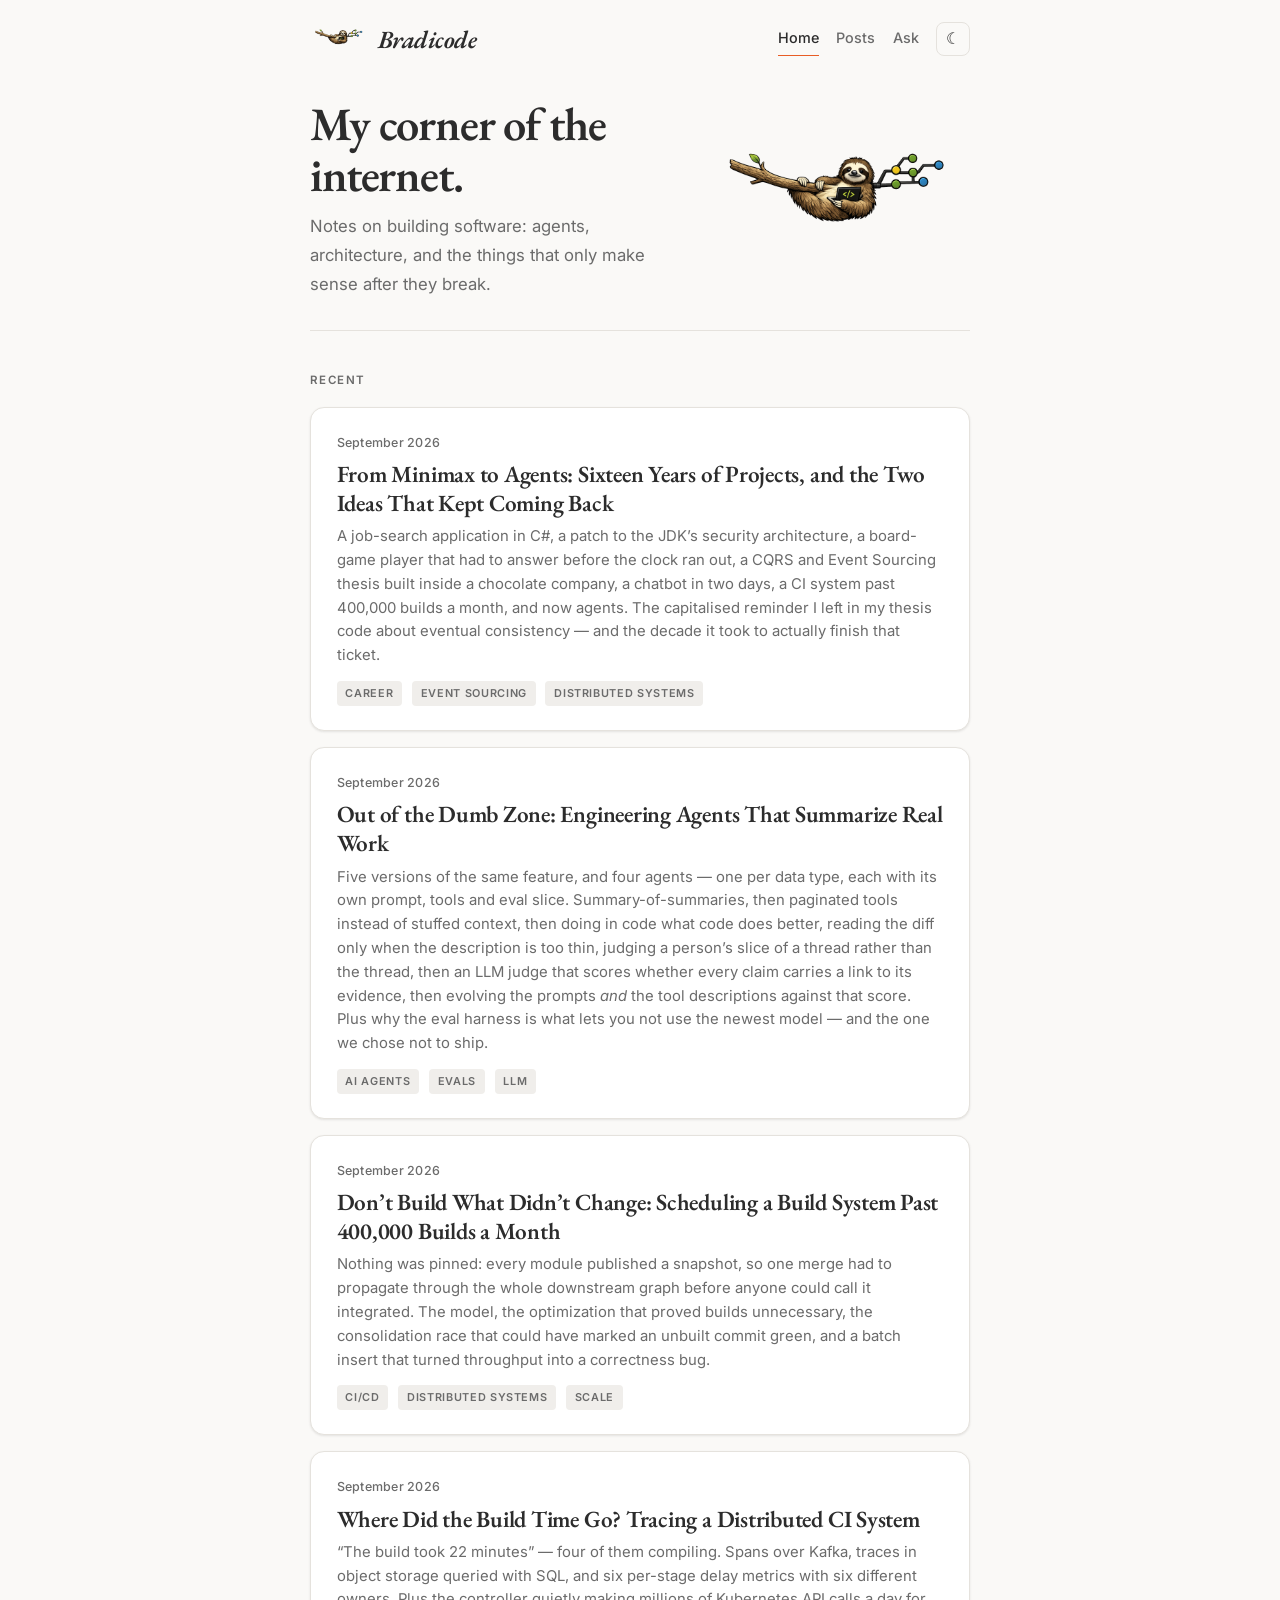
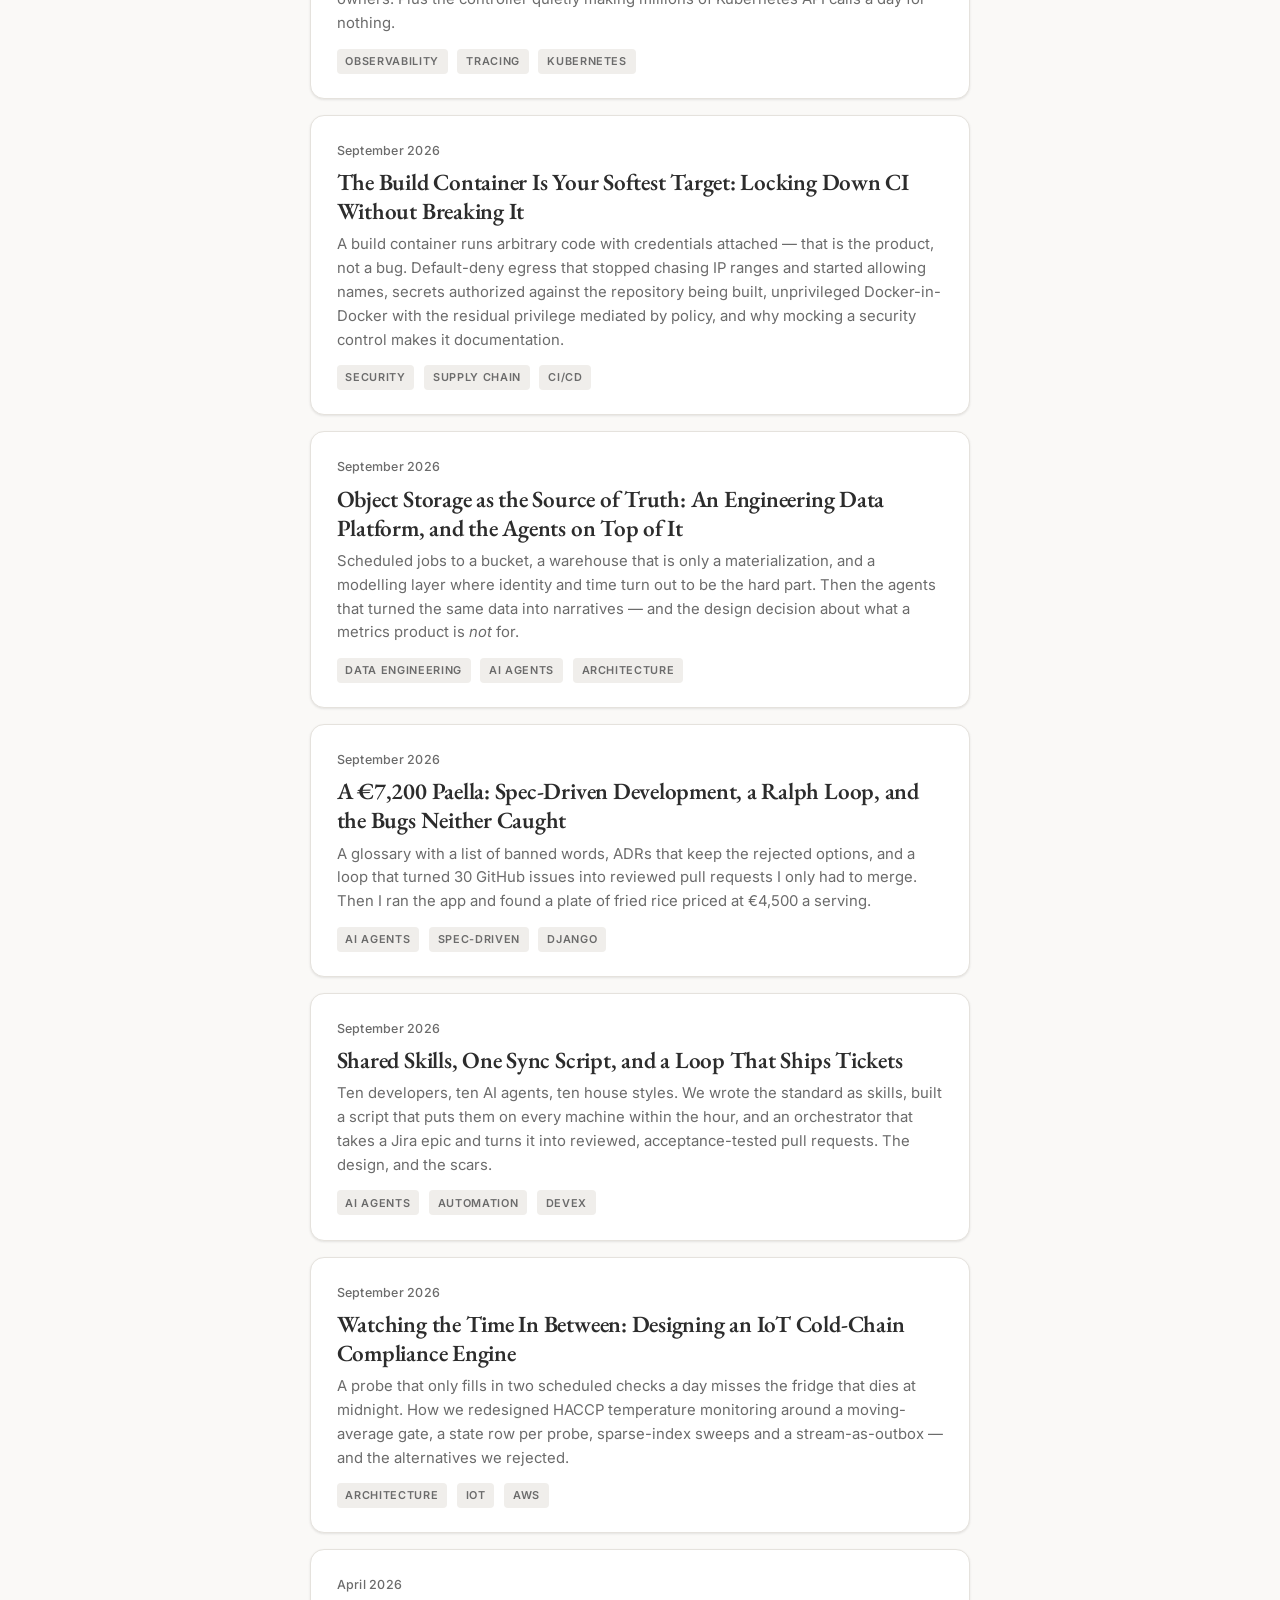
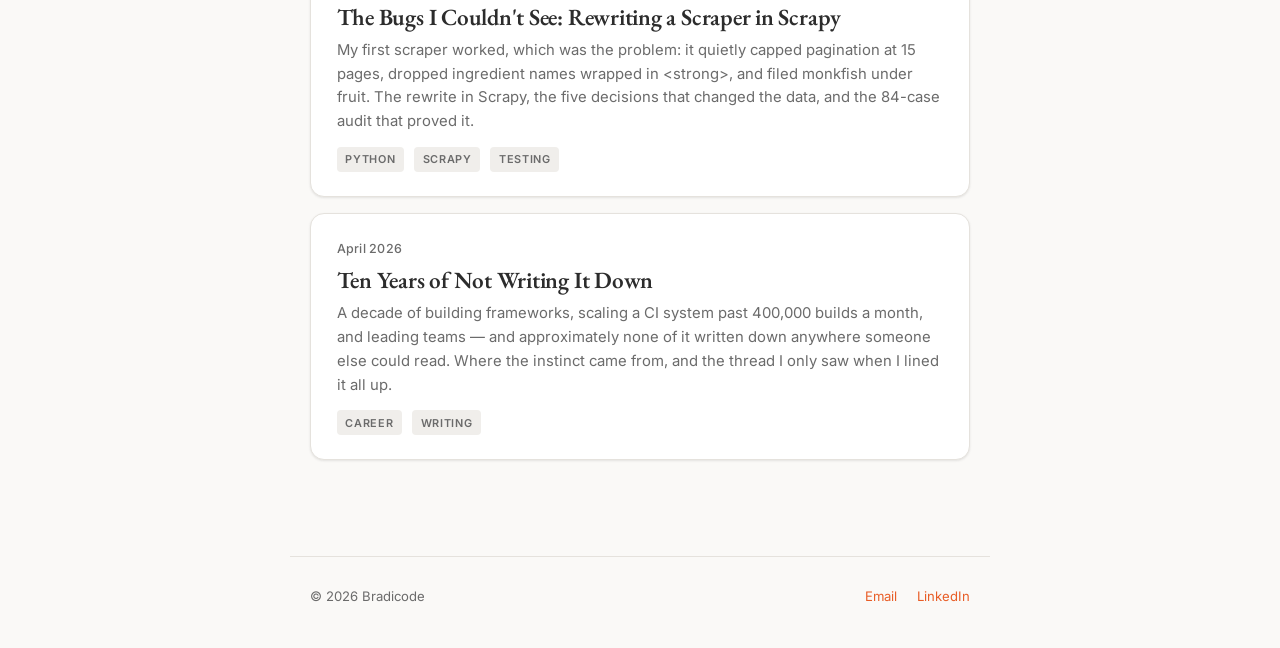
<file: index.html>
<!DOCTYPE html>
<html lang="en" data-theme="light">
<head>
  <meta charset="UTF-8">
  <meta name="viewport" content="width=device-width, initial-scale=1.0">
  <title>Bradicode</title>
  <link rel="stylesheet" href="style.css">
  <link rel="alternate" type="application/rss+xml" title="Bradicode" href="feed.xml">
</head>
<body>
  <nav id="nav-slot"></nav>

  <main>
    <div class="hero hero-home">
      <div class="hero-text">
        <h1>My corner of the internet.</h1>
        <p>Notes on building software: agents, architecture, and the things that only make sense after they break.</p>
      </div>
      <img src="img/icon.png" alt="A sloth hanging from a branch, the Bradicode mascot" class="hero-art">
    </div>

    <div class="section-label">Recent</div>

    <a href="posts/from-minimax-to-agents.html" class="post-card">
      <div class="post-date">September 2026</div>
      <div class="post-title">From Minimax to Agents: Sixteen Years of Projects, and the Two Ideas That Kept Coming Back</div>
      <div class="post-excerpt">A job-search application in C#, a patch to the JDK&rsquo;s security architecture, a board-game player that had to answer before the clock ran out, a CQRS and Event Sourcing thesis built inside a chocolate company, a chatbot in two days, a CI system past 400,000 builds a month, and now agents. The capitalised reminder I left in my thesis code about eventual consistency &mdash; and the decade it took to actually finish that ticket.</div>
      <span class="post-tag">career</span>
      <span class="post-tag">event sourcing</span>
      <span class="post-tag">distributed systems</span>
    </a>

    <a href="posts/agents-that-summarize-work.html" class="post-card">
      <div class="post-date">September 2026</div>
      <div class="post-title">Out of the Dumb Zone: Engineering Agents That Summarize Real Work</div>
      <div class="post-excerpt">Five versions of the same feature, and four agents &mdash; one per data type, each with its own prompt, tools and eval slice. Summary-of-summaries, then paginated tools instead of stuffed context, then doing in code what code does better, reading the diff only when the description is too thin, judging a person&rsquo;s slice of a thread rather than the thread, then an LLM judge that scores whether every claim carries a link to its evidence, then evolving the prompts <em>and</em> the tool descriptions against that score. Plus why the eval harness is what lets you not use the newest model &mdash; and the one we chose not to ship.</div>
      <span class="post-tag">ai agents</span>
      <span class="post-tag">evals</span>
      <span class="post-tag">llm</span>
    </a>

    <a href="posts/scheduling-builds-at-scale.html" class="post-card">
      <div class="post-date">September 2026</div>
      <div class="post-title">Don&rsquo;t Build What Didn&rsquo;t Change: Scheduling a Build System Past 400,000 Builds a Month</div>
      <div class="post-excerpt">Nothing was pinned: every module published a snapshot, so one merge had to propagate through the whole downstream graph before anyone could call it integrated. The model, the optimization that proved builds unnecessary, the consolidation race that could have marked an unbuilt commit green, and a batch insert that turned throughput into a correctness bug.</div>
      <span class="post-tag">ci/cd</span>
      <span class="post-tag">distributed systems</span>
      <span class="post-tag">scale</span>
    </a>

    <a href="posts/tracing-a-build-system.html" class="post-card">
      <div class="post-date">September 2026</div>
      <div class="post-title">Where Did the Build Time Go? Tracing a Distributed CI System</div>
      <div class="post-excerpt">&ldquo;The build took 22 minutes&rdquo; &mdash; four of them compiling. Spans over Kafka, traces in object storage queried with SQL, and six per-stage delay metrics with six different owners. Plus the controller quietly making millions of Kubernetes API calls a day for nothing.</div>
      <span class="post-tag">observability</span>
      <span class="post-tag">tracing</span>
      <span class="post-tag">kubernetes</span>
    </a>

    <a href="posts/locking-down-the-build.html" class="post-card">
      <div class="post-date">September 2026</div>
      <div class="post-title">The Build Container Is Your Softest Target: Locking Down CI Without Breaking It</div>
      <div class="post-excerpt">A build container runs arbitrary code with credentials attached &mdash; that is the product, not a bug. Default-deny egress that stopped chasing IP ranges and started allowing names, secrets authorized against the repository being built, unprivileged Docker-in-Docker with the residual privilege mediated by policy, and why mocking a security control makes it documentation.</div>
      <span class="post-tag">security</span>
      <span class="post-tag">supply chain</span>
      <span class="post-tag">ci/cd</span>
    </a>

    <a href="posts/s3-as-source-of-truth.html" class="post-card">
      <div class="post-date">September 2026</div>
      <div class="post-title">Object Storage as the Source of Truth: An Engineering Data Platform, and the Agents on Top of It</div>
      <div class="post-excerpt">Scheduled jobs to a bucket, a warehouse that is only a materialization, and a modelling layer where identity and time turn out to be the hard part. Then the agents that turned the same data into narratives &mdash; and the design decision about what a metrics product is <em>not</em> for.</div>
      <span class="post-tag">data engineering</span>
      <span class="post-tag">ai agents</span>
      <span class="post-tag">architecture</span>
    </a>

    <a href="posts/spec-driven-ralph-loop-foodia.html" class="post-card">
      <div class="post-date">September 2026</div>
      <div class="post-title">A &euro;7,200 Paella: Spec-Driven Development, a Ralph Loop, and the Bugs Neither Caught</div>
      <div class="post-excerpt">A glossary with a list of banned words, ADRs that keep the rejected options, and a loop that turned 30 GitHub issues into reviewed pull requests I only had to merge. Then I ran the app and found a plate of fried rice priced at &euro;4,500 a serving.</div>
      <span class="post-tag">ai agents</span>
      <span class="post-tag">spec-driven</span>
      <span class="post-tag">django</span>
    </a>

    <a href="posts/shared-skills-and-the-ralph-loop.html" class="post-card">
      <div class="post-date">September 2026</div>
      <div class="post-title">Shared Skills, One Sync Script, and a Loop That Ships Tickets</div>
      <div class="post-excerpt">Ten developers, ten AI agents, ten house styles. We wrote the standard as skills, built a script that puts them on every machine within the hour, and an orchestrator that takes a Jira epic and turns it into reviewed, acceptance-tested pull requests. The design, and the scars.</div>
      <span class="post-tag">ai agents</span>
      <span class="post-tag">automation</span>
      <span class="post-tag">devex</span>
    </a>

    <a href="posts/iot-cold-chain-compliance-architecture.html" class="post-card">
      <div class="post-date">September 2026</div>
      <div class="post-title">Watching the Time In Between: Designing an IoT Cold-Chain Compliance Engine</div>
      <div class="post-excerpt">A probe that only fills in two scheduled checks a day misses the fridge that dies at midnight. How we redesigned HACCP temperature monitoring around a moving-average gate, a state row per probe, sparse-index sweeps and a stream-as-outbox &mdash; and the alternatives we rejected.</div>
      <span class="post-tag">architecture</span>
      <span class="post-tag">iot</span>
      <span class="post-tag">aws</span>
    </a>

    <a href="posts/crawling-with-scrapy.html" class="post-card">
      <div class="post-date">April 2026</div>
      <div class="post-title">The Bugs I Couldn't See: Rewriting a Scraper in Scrapy</div>
      <div class="post-excerpt">My first scraper worked, which was the problem: it quietly capped pagination at 15 pages, dropped ingredient names wrapped in &lt;strong&gt;, and filed monkfish under fruit. The rewrite in Scrapy, the five decisions that changed the data, and the 84-case audit that proved it.</div>
      <span class="post-tag">python</span>
      <span class="post-tag">scrapy</span>
      <span class="post-tag">testing</span>
    </a>

    <a href="posts/learning-by-building.html" class="post-card">
      <div class="post-date">April 2026</div>
      <div class="post-title">Ten Years of Not Writing It Down</div>
      <div class="post-excerpt">A decade of building frameworks, scaling a CI system past 400,000 builds a month, and leading teams &mdash; and approximately none of it written down anywhere someone else could read. Where the instinct came from, and the thread I only saw when I lined it all up.</div>
      <span class="post-tag">career</span>
      <span class="post-tag">writing</span>
    </a>

  </main>

  <footer id="footer-slot"></footer>

  <script src="js/site.js"></script>
</body>
</html>
</file>
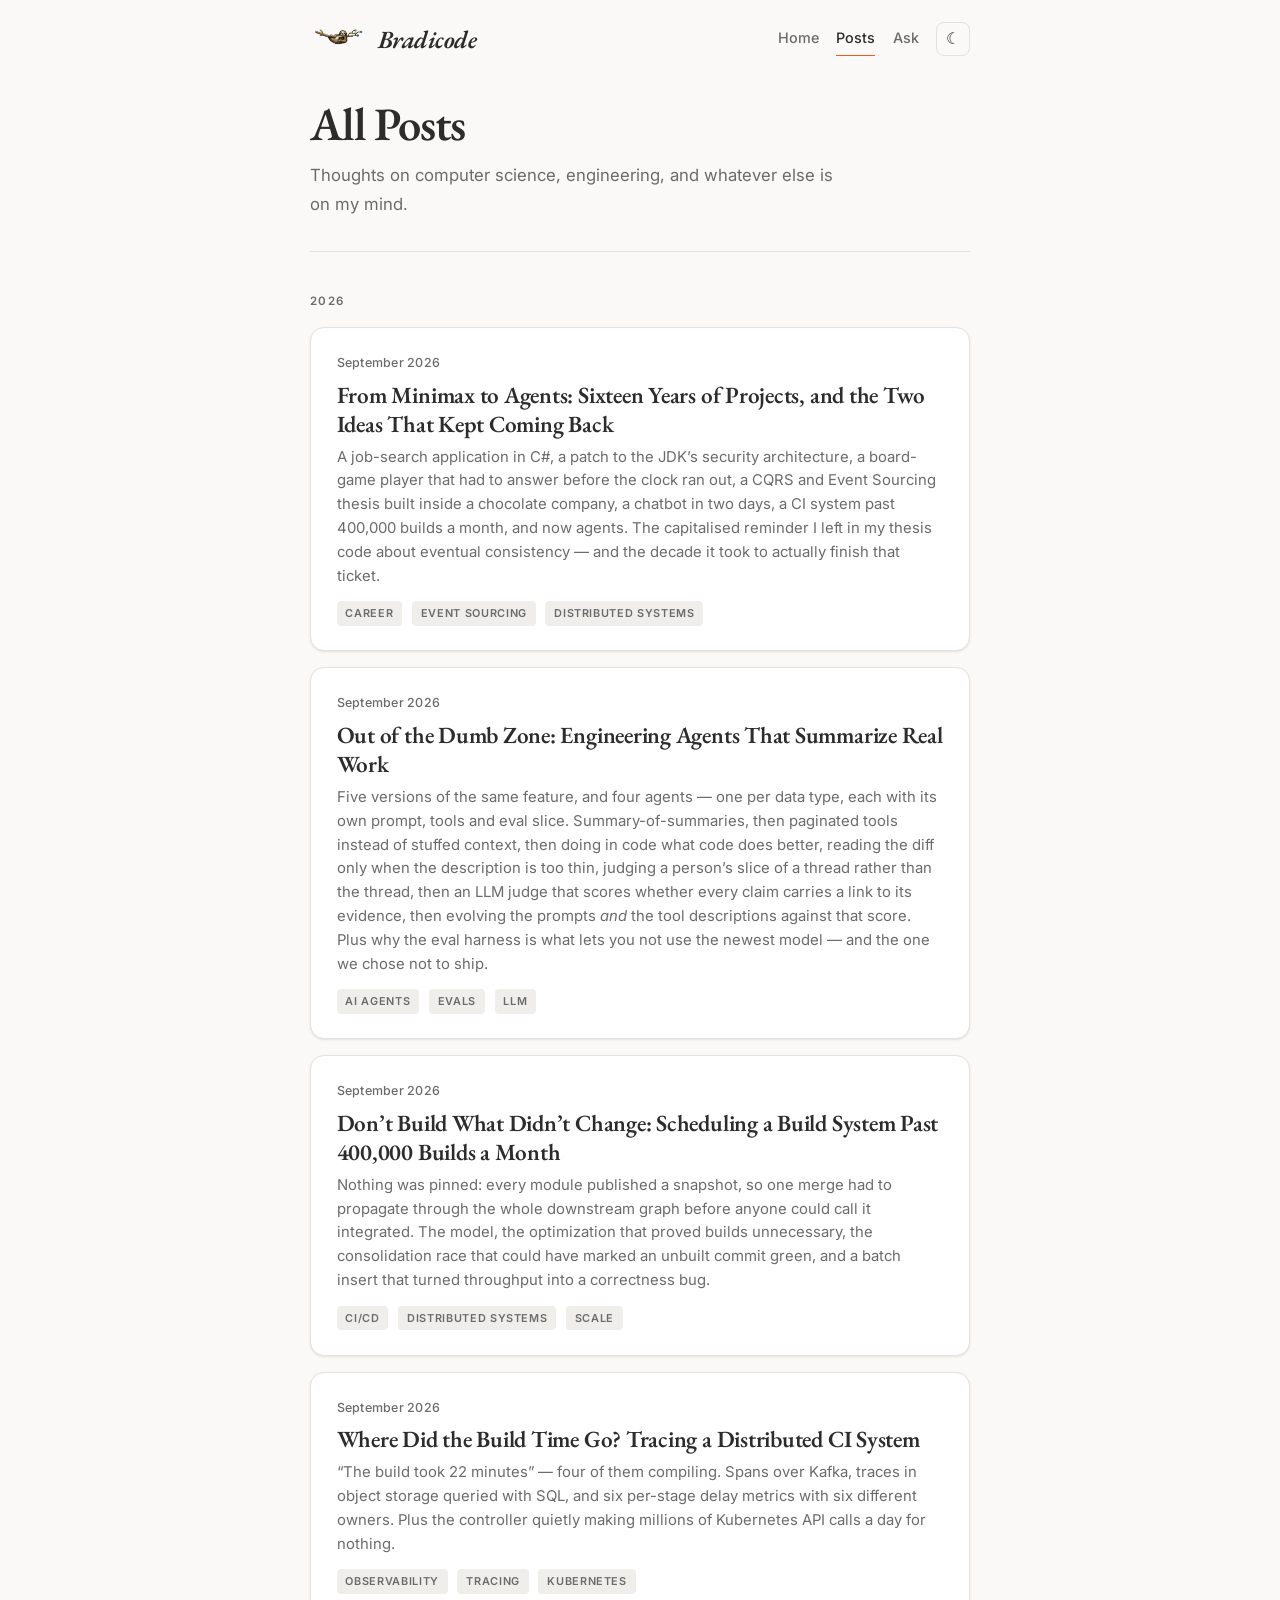
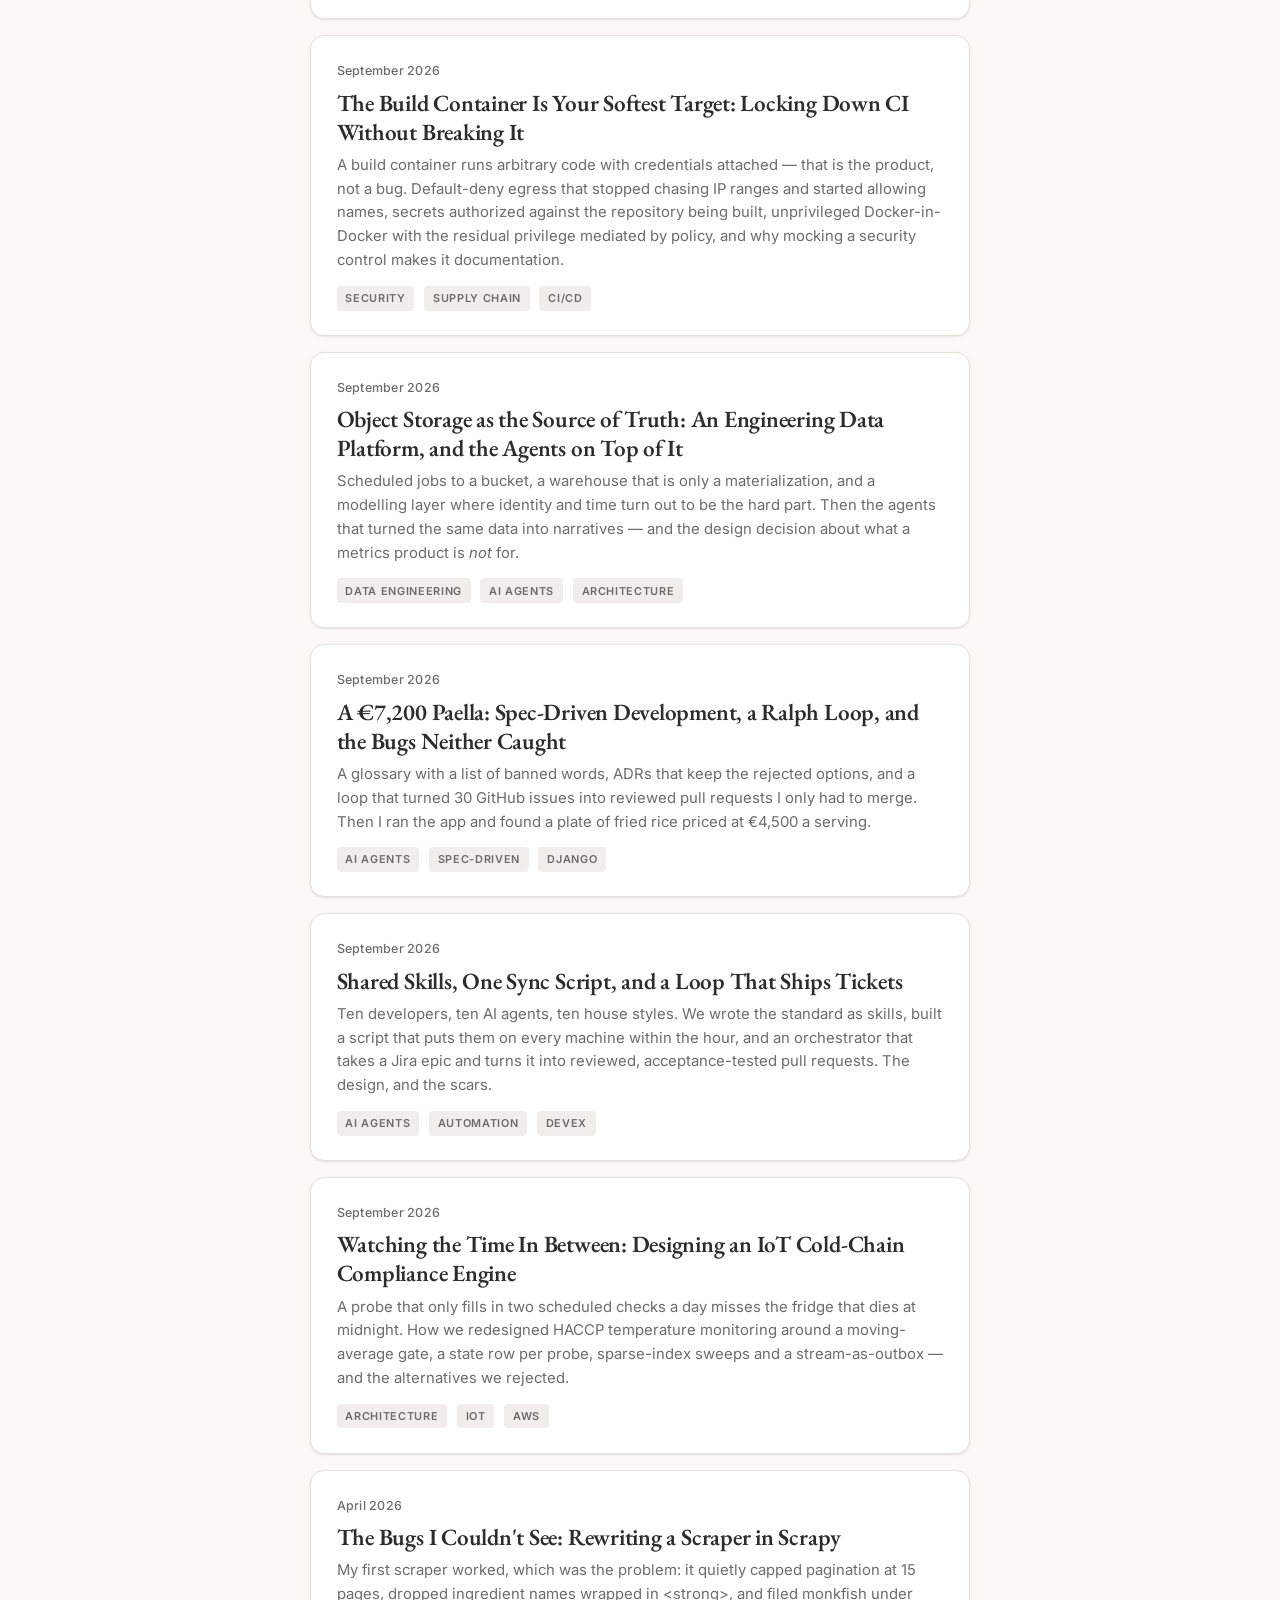
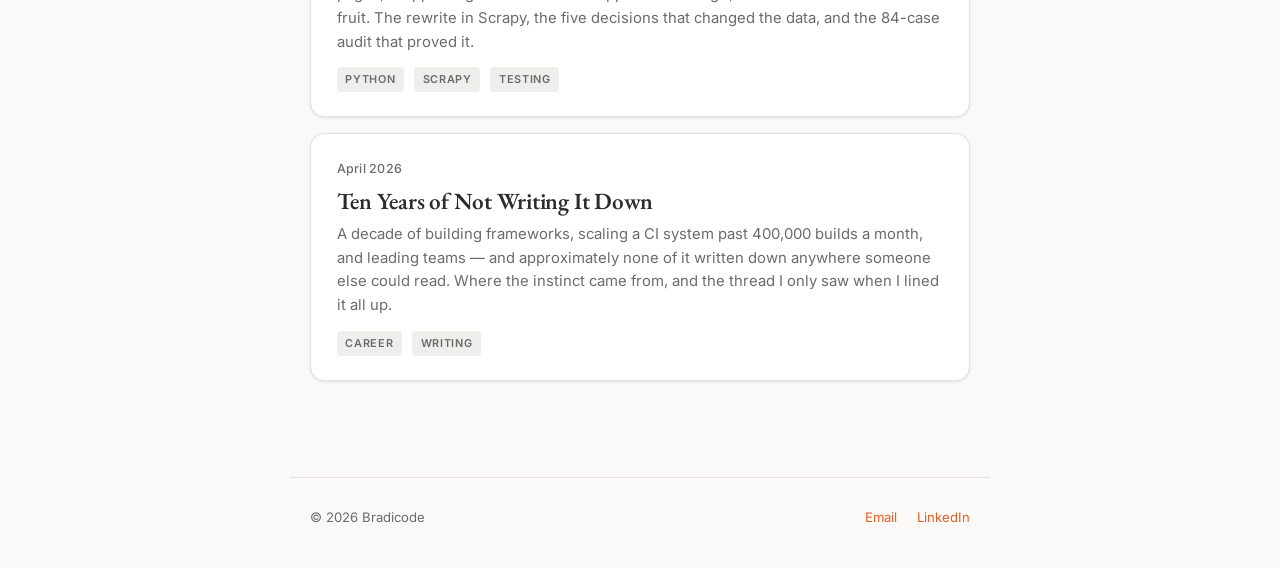
<file: posts/index.html>
<!DOCTYPE html>
<html lang="en" data-theme="light">
<head>
  <meta charset="UTF-8">
  <meta name="viewport" content="width=device-width, initial-scale=1.0">
  <title>Posts &mdash; Bradicode</title>
  <link rel="stylesheet" href="../style.css">
</head>
<body>
  <nav id="nav-slot"></nav>

  <main>
    <div class="hero">
      <h1>All Posts</h1>
      <p>Thoughts on computer science, engineering, and whatever else is on my mind.</p>
    </div>

    <div class="section-label">2026</div>

    <a href="from-minimax-to-agents.html" class="post-card">
      <div class="post-date">September 2026</div>
      <div class="post-title">From Minimax to Agents: Sixteen Years of Projects, and the Two Ideas That Kept Coming Back</div>
      <div class="post-excerpt">A job-search application in C#, a patch to the JDK&rsquo;s security architecture, a board-game player that had to answer before the clock ran out, a CQRS and Event Sourcing thesis built inside a chocolate company, a chatbot in two days, a CI system past 400,000 builds a month, and now agents. The capitalised reminder I left in my thesis code about eventual consistency &mdash; and the decade it took to actually finish that ticket.</div>
      <span class="post-tag">career</span>
      <span class="post-tag">event sourcing</span>
      <span class="post-tag">distributed systems</span>
    </a>

    <a href="agents-that-summarize-work.html" class="post-card">
      <div class="post-date">September 2026</div>
      <div class="post-title">Out of the Dumb Zone: Engineering Agents That Summarize Real Work</div>
      <div class="post-excerpt">Five versions of the same feature, and four agents &mdash; one per data type, each with its own prompt, tools and eval slice. Summary-of-summaries, then paginated tools instead of stuffed context, then doing in code what code does better, reading the diff only when the description is too thin, judging a person&rsquo;s slice of a thread rather than the thread, then an LLM judge that scores whether every claim carries a link to its evidence, then evolving the prompts <em>and</em> the tool descriptions against that score. Plus why the eval harness is what lets you not use the newest model &mdash; and the one we chose not to ship.</div>
      <span class="post-tag">ai agents</span>
      <span class="post-tag">evals</span>
      <span class="post-tag">llm</span>
    </a>

    <a href="scheduling-builds-at-scale.html" class="post-card">
      <div class="post-date">September 2026</div>
      <div class="post-title">Don&rsquo;t Build What Didn&rsquo;t Change: Scheduling a Build System Past 400,000 Builds a Month</div>
      <div class="post-excerpt">Nothing was pinned: every module published a snapshot, so one merge had to propagate through the whole downstream graph before anyone could call it integrated. The model, the optimization that proved builds unnecessary, the consolidation race that could have marked an unbuilt commit green, and a batch insert that turned throughput into a correctness bug.</div>
      <span class="post-tag">ci/cd</span>
      <span class="post-tag">distributed systems</span>
      <span class="post-tag">scale</span>
    </a>

    <a href="tracing-a-build-system.html" class="post-card">
      <div class="post-date">September 2026</div>
      <div class="post-title">Where Did the Build Time Go? Tracing a Distributed CI System</div>
      <div class="post-excerpt">&ldquo;The build took 22 minutes&rdquo; &mdash; four of them compiling. Spans over Kafka, traces in object storage queried with SQL, and six per-stage delay metrics with six different owners. Plus the controller quietly making millions of Kubernetes API calls a day for nothing.</div>
      <span class="post-tag">observability</span>
      <span class="post-tag">tracing</span>
      <span class="post-tag">kubernetes</span>
    </a>

    <a href="locking-down-the-build.html" class="post-card">
      <div class="post-date">September 2026</div>
      <div class="post-title">The Build Container Is Your Softest Target: Locking Down CI Without Breaking It</div>
      <div class="post-excerpt">A build container runs arbitrary code with credentials attached &mdash; that is the product, not a bug. Default-deny egress that stopped chasing IP ranges and started allowing names, secrets authorized against the repository being built, unprivileged Docker-in-Docker with the residual privilege mediated by policy, and why mocking a security control makes it documentation.</div>
      <span class="post-tag">security</span>
      <span class="post-tag">supply chain</span>
      <span class="post-tag">ci/cd</span>
    </a>

    <a href="s3-as-source-of-truth.html" class="post-card">
      <div class="post-date">September 2026</div>
      <div class="post-title">Object Storage as the Source of Truth: An Engineering Data Platform, and the Agents on Top of It</div>
      <div class="post-excerpt">Scheduled jobs to a bucket, a warehouse that is only a materialization, and a modelling layer where identity and time turn out to be the hard part. Then the agents that turned the same data into narratives &mdash; and the design decision about what a metrics product is <em>not</em> for.</div>
      <span class="post-tag">data engineering</span>
      <span class="post-tag">ai agents</span>
      <span class="post-tag">architecture</span>
    </a>

    <a href="spec-driven-ralph-loop-foodia.html" class="post-card">
      <div class="post-date">September 2026</div>
      <div class="post-title">A &euro;7,200 Paella: Spec-Driven Development, a Ralph Loop, and the Bugs Neither Caught</div>
      <div class="post-excerpt">A glossary with a list of banned words, ADRs that keep the rejected options, and a loop that turned 30 GitHub issues into reviewed pull requests I only had to merge. Then I ran the app and found a plate of fried rice priced at &euro;4,500 a serving.</div>
      <span class="post-tag">ai agents</span>
      <span class="post-tag">spec-driven</span>
      <span class="post-tag">django</span>
    </a>

    <a href="shared-skills-and-the-ralph-loop.html" class="post-card">
      <div class="post-date">September 2026</div>
      <div class="post-title">Shared Skills, One Sync Script, and a Loop That Ships Tickets</div>
      <div class="post-excerpt">Ten developers, ten AI agents, ten house styles. We wrote the standard as skills, built a script that puts them on every machine within the hour, and an orchestrator that takes a Jira epic and turns it into reviewed, acceptance-tested pull requests. The design, and the scars.</div>
      <span class="post-tag">ai agents</span>
      <span class="post-tag">automation</span>
      <span class="post-tag">devex</span>
    </a>

    <a href="iot-cold-chain-compliance-architecture.html" class="post-card">
      <div class="post-date">September 2026</div>
      <div class="post-title">Watching the Time In Between: Designing an IoT Cold-Chain Compliance Engine</div>
      <div class="post-excerpt">A probe that only fills in two scheduled checks a day misses the fridge that dies at midnight. How we redesigned HACCP temperature monitoring around a moving-average gate, a state row per probe, sparse-index sweeps and a stream-as-outbox &mdash; and the alternatives we rejected.</div>
      <span class="post-tag">architecture</span>
      <span class="post-tag">iot</span>
      <span class="post-tag">aws</span>
    </a>

    <a href="crawling-with-scrapy.html" class="post-card">
      <div class="post-date">April 2026</div>
      <div class="post-title">The Bugs I Couldn't See: Rewriting a Scraper in Scrapy</div>
      <div class="post-excerpt">My first scraper worked, which was the problem: it quietly capped pagination at 15 pages, dropped ingredient names wrapped in &lt;strong&gt;, and filed monkfish under fruit. The rewrite in Scrapy, the five decisions that changed the data, and the 84-case audit that proved it.</div>
      <span class="post-tag">python</span>
      <span class="post-tag">scrapy</span>
      <span class="post-tag">testing</span>
    </a>

    <a href="learning-by-building.html" class="post-card">
      <div class="post-date">April 2026</div>
      <div class="post-title">Ten Years of Not Writing It Down</div>
      <div class="post-excerpt">A decade of building frameworks, scaling a CI system past 400,000 builds a month, and leading teams &mdash; and approximately none of it written down anywhere someone else could read. Where the instinct came from, and the thread I only saw when I lined it all up.</div>
      <span class="post-tag">career</span>
      <span class="post-tag">writing</span>
    </a>

  </main>

  <footer id="footer-slot"></footer>

  <script src="../js/site.js"></script>
</body>
</html>
</file>
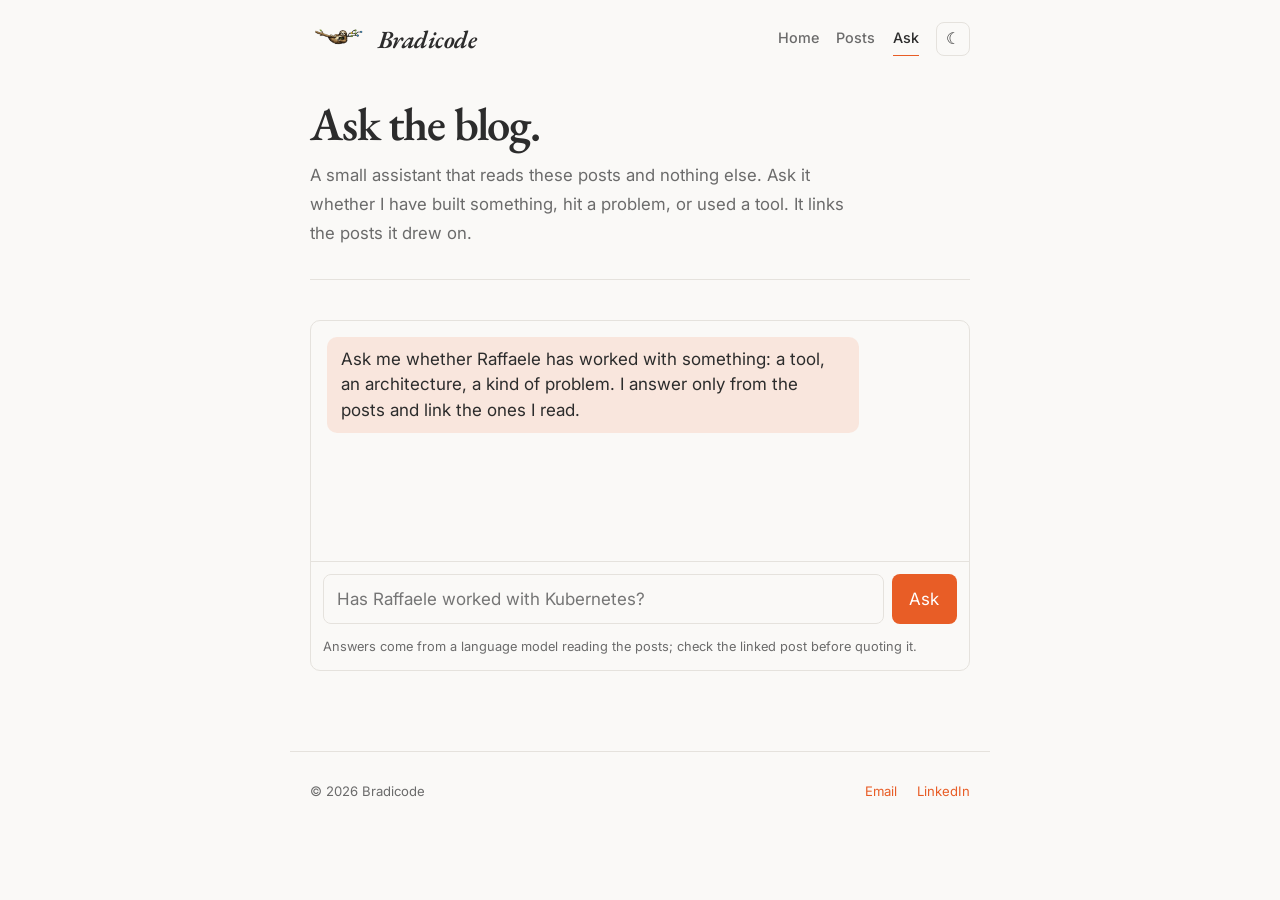
<file: chat.html>
<!DOCTYPE html>
<html lang="en" data-theme="light">
<head>
  <meta charset="UTF-8">
  <meta name="viewport" content="width=device-width, initial-scale=1.0">
  <title>Ask &mdash; Bradicode</title>
  <link rel="stylesheet" href="style.css">
</head>
<body>
  <nav id="nav-slot"></nav>

  <main>
    <div class="hero">
      <h1>Ask the blog.</h1>
      <p>A small assistant that reads these posts and nothing else. Ask it whether I have built something, hit a problem, or used a tool. It links the posts it drew on.</p>
    </div>

    <section class="chat" aria-label="Chat with the blog">
      <div id="chat-log" class="chat-log" role="log" aria-live="polite"></div>
      <form id="chat-form" class="chat-form">
        <input id="chat-input" type="text" maxlength="1000" autocomplete="off"
               placeholder="Has Raffaele worked with Kubernetes?" aria-label="Your question">
        <button type="submit">Ask</button>
      </form>
      <p class="chat-note">Answers come from a language model reading the posts; check the linked post before quoting it.</p>
    </section>
  </main>

  <footer id="footer-slot"></footer>
  <script src="js/config.js"></script>
  <script src="js/site.js"></script>
  <script src="js/chat.js"></script>
</body>
</html>
</file>
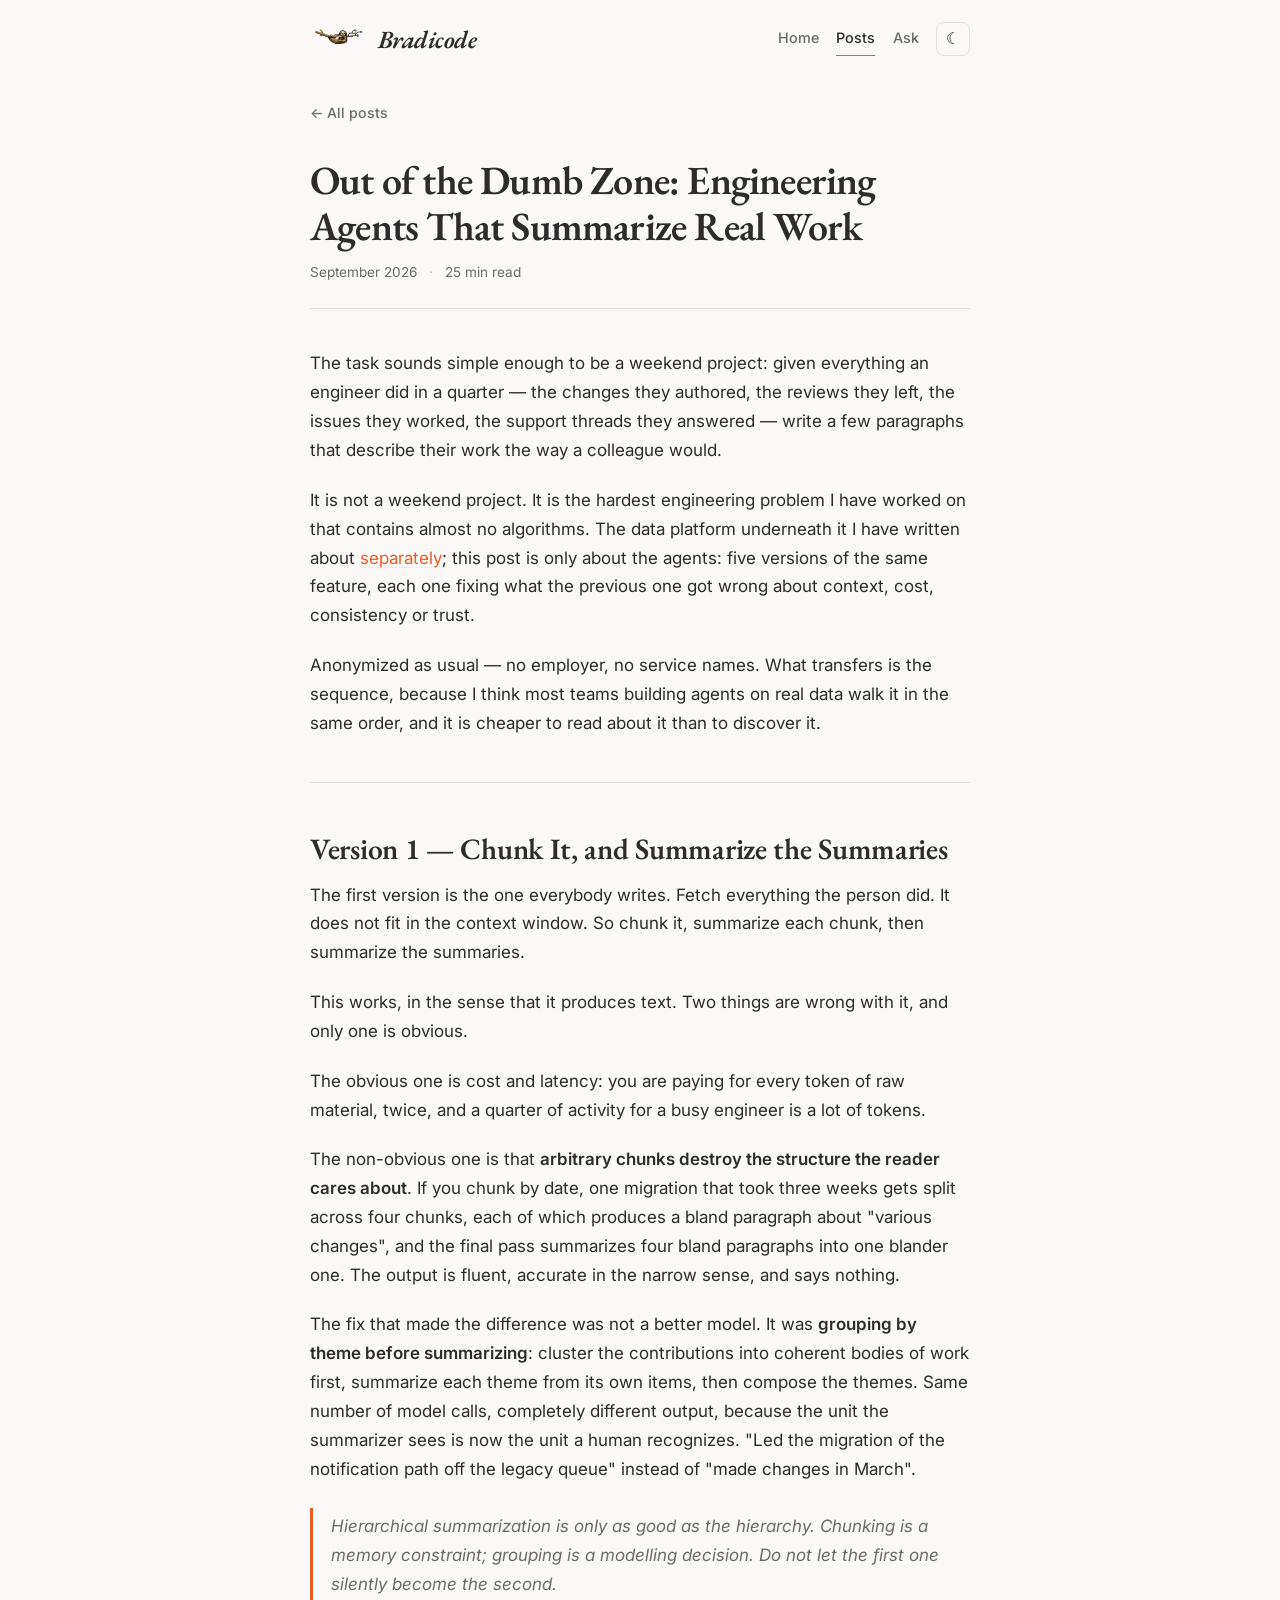
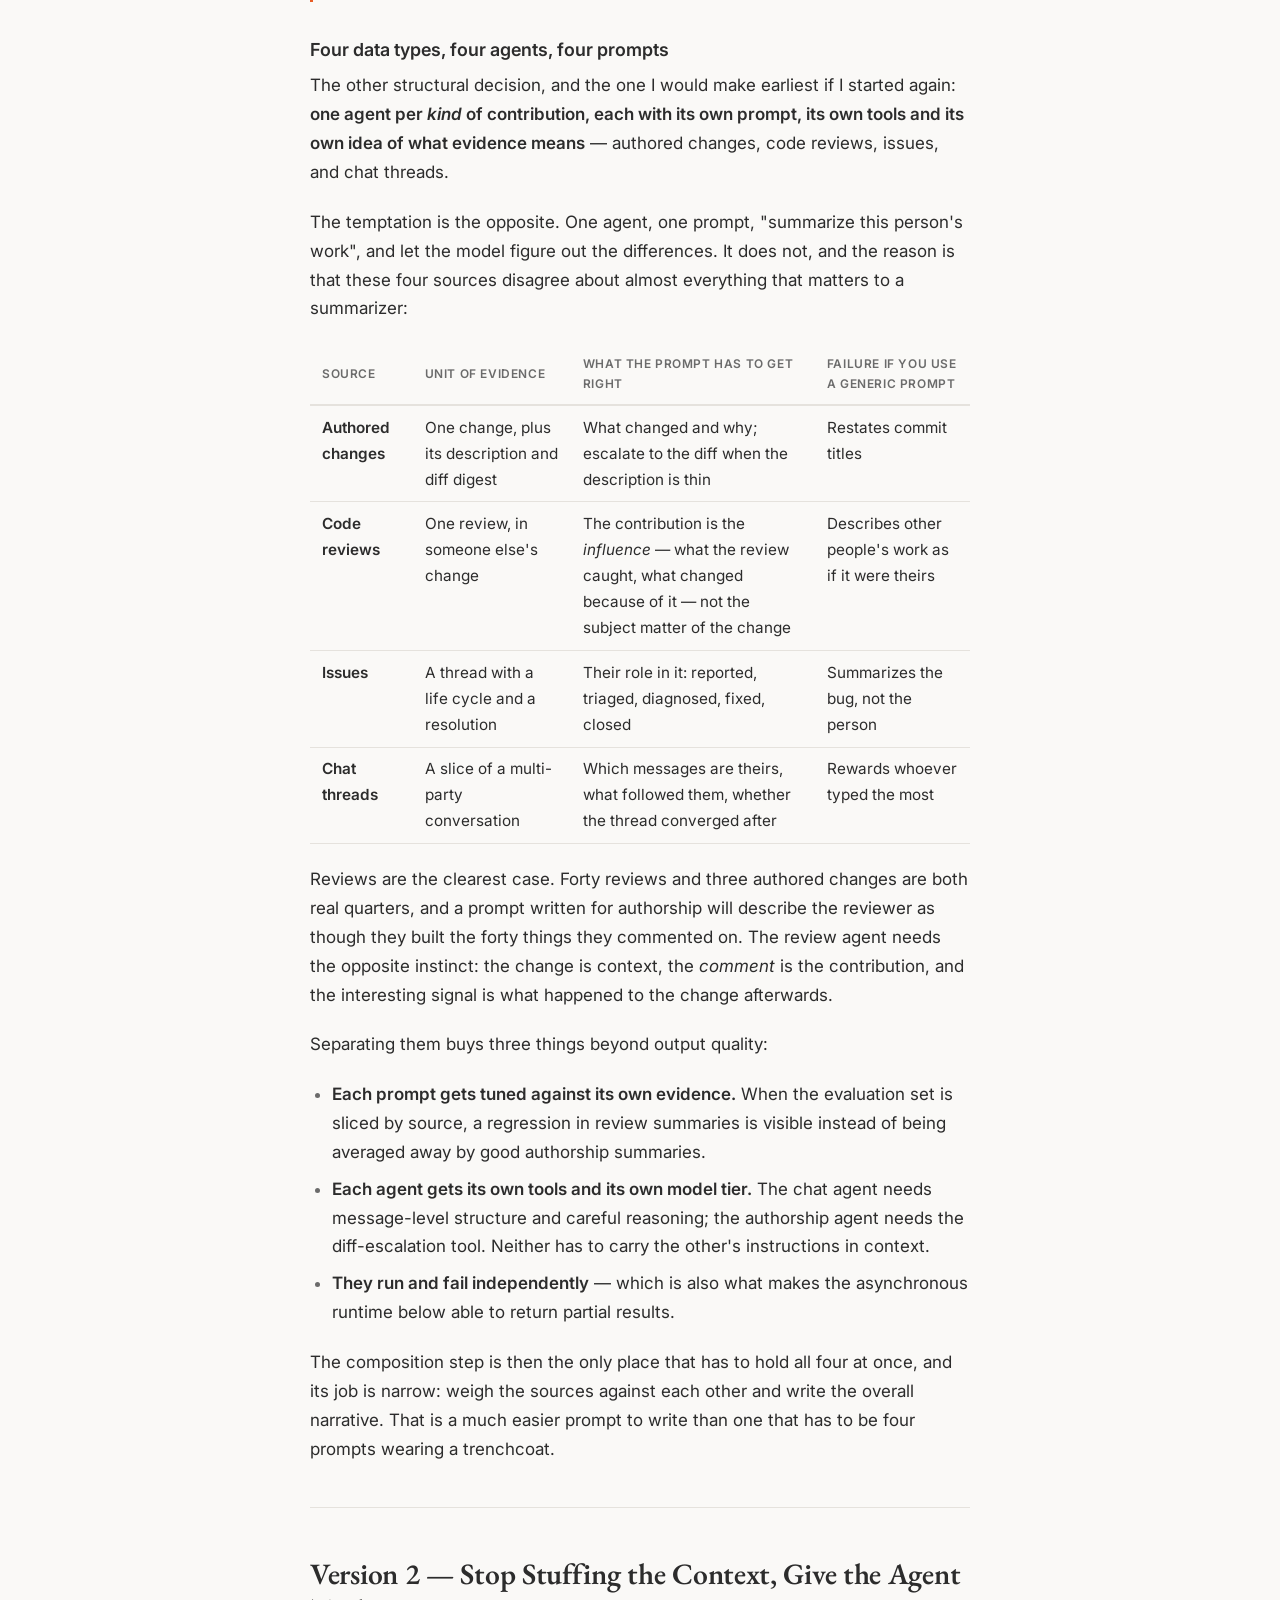
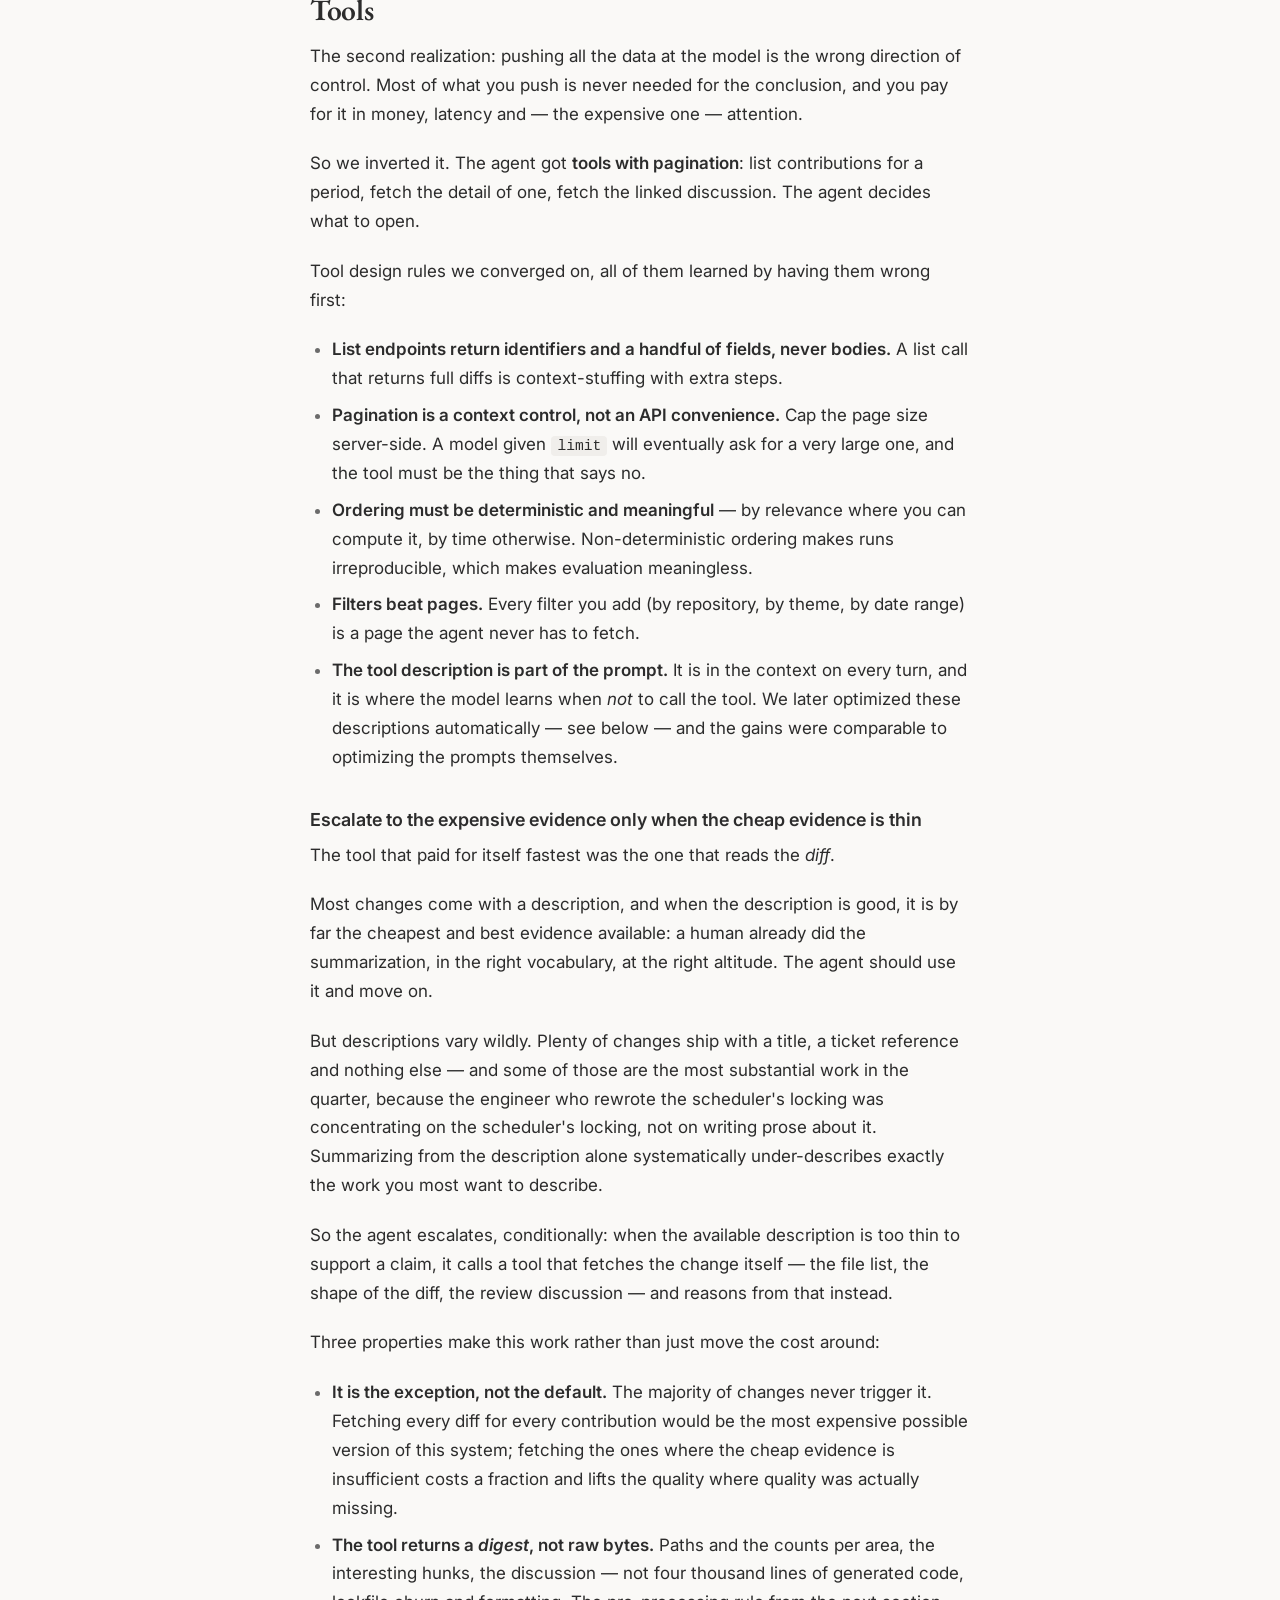
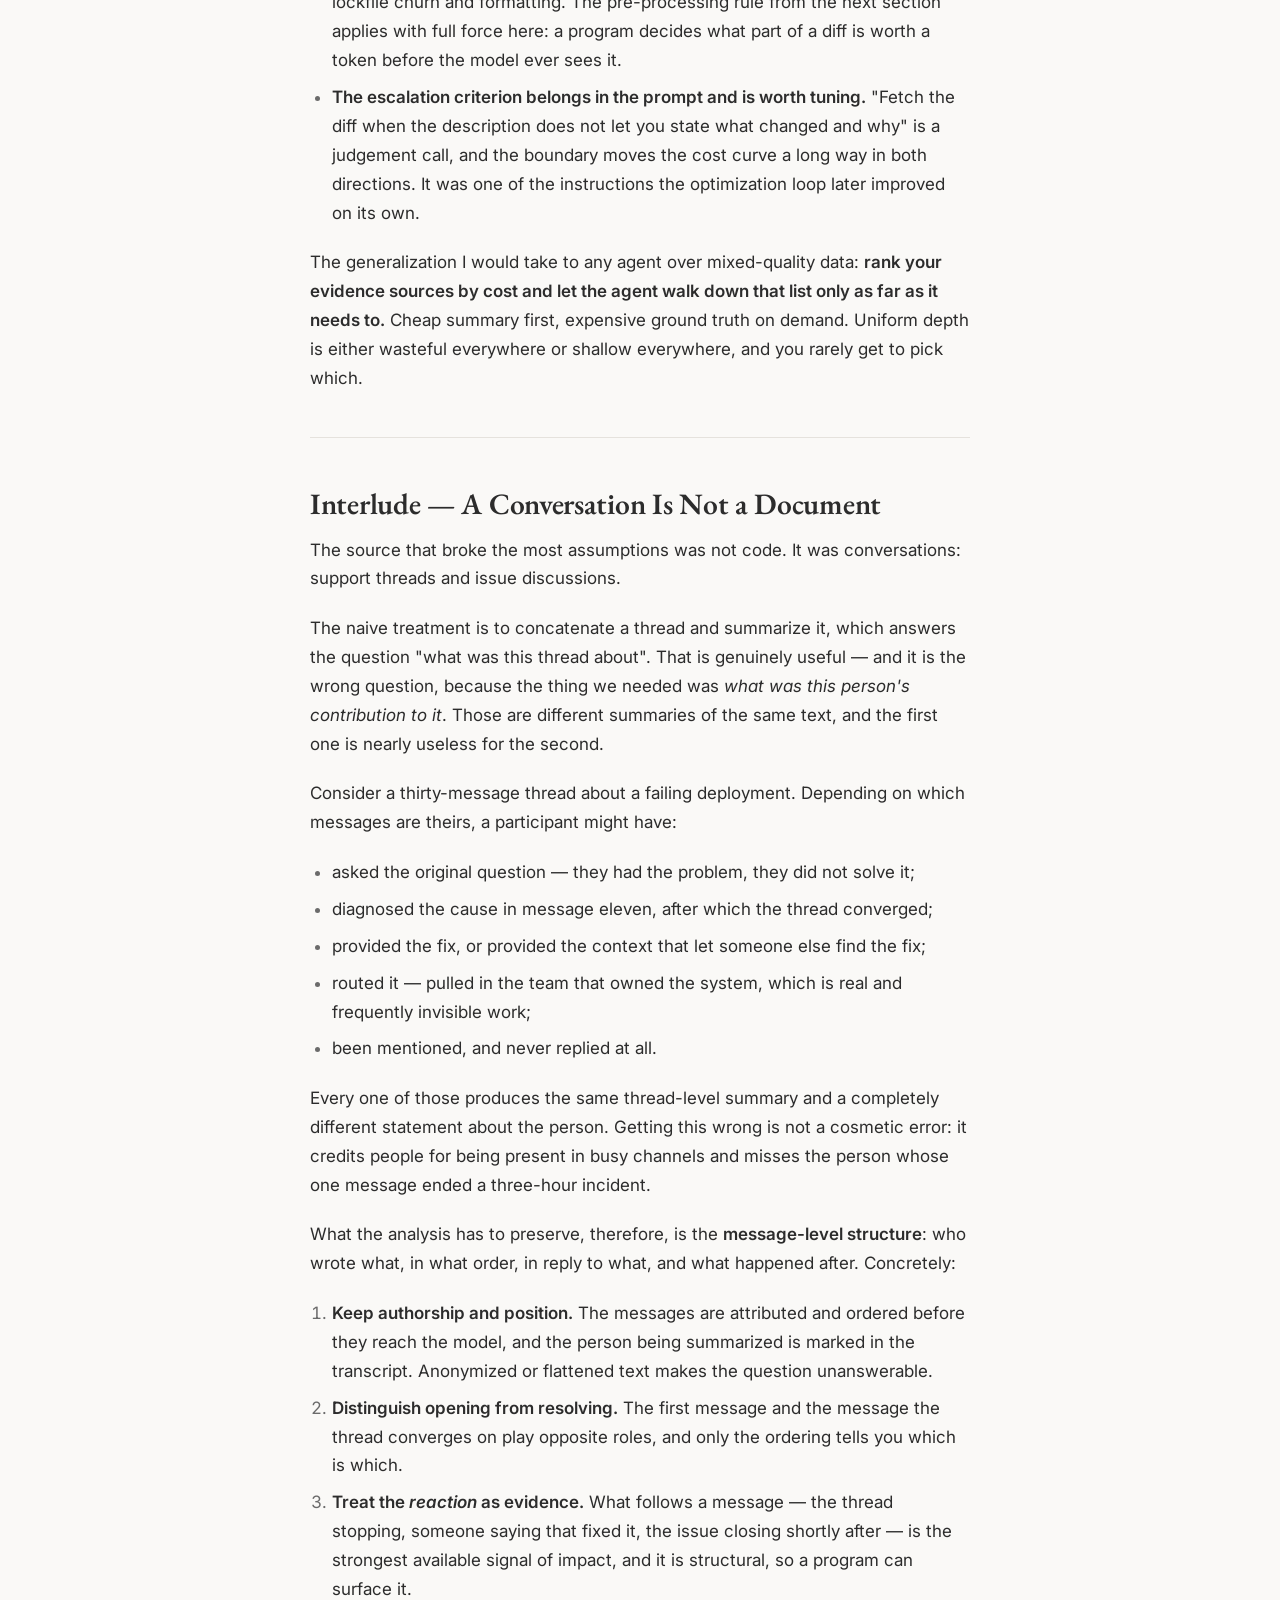
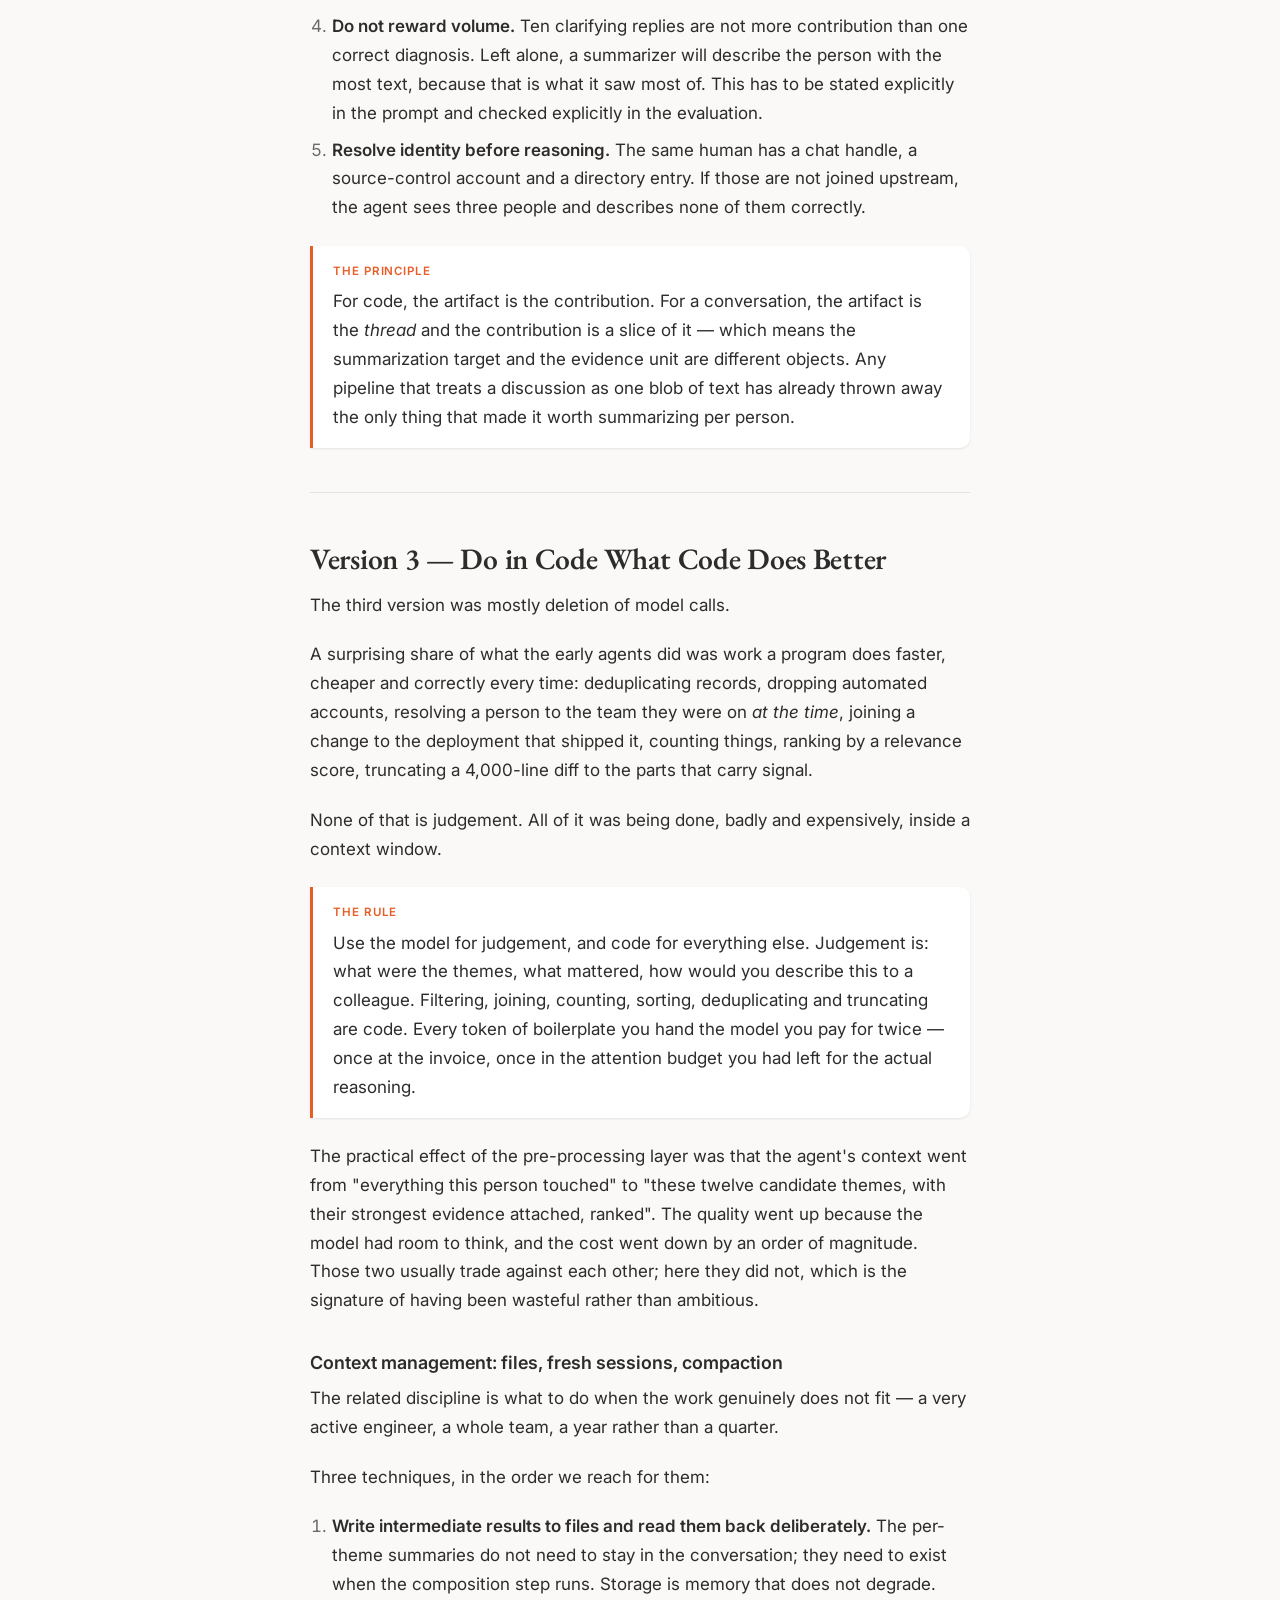
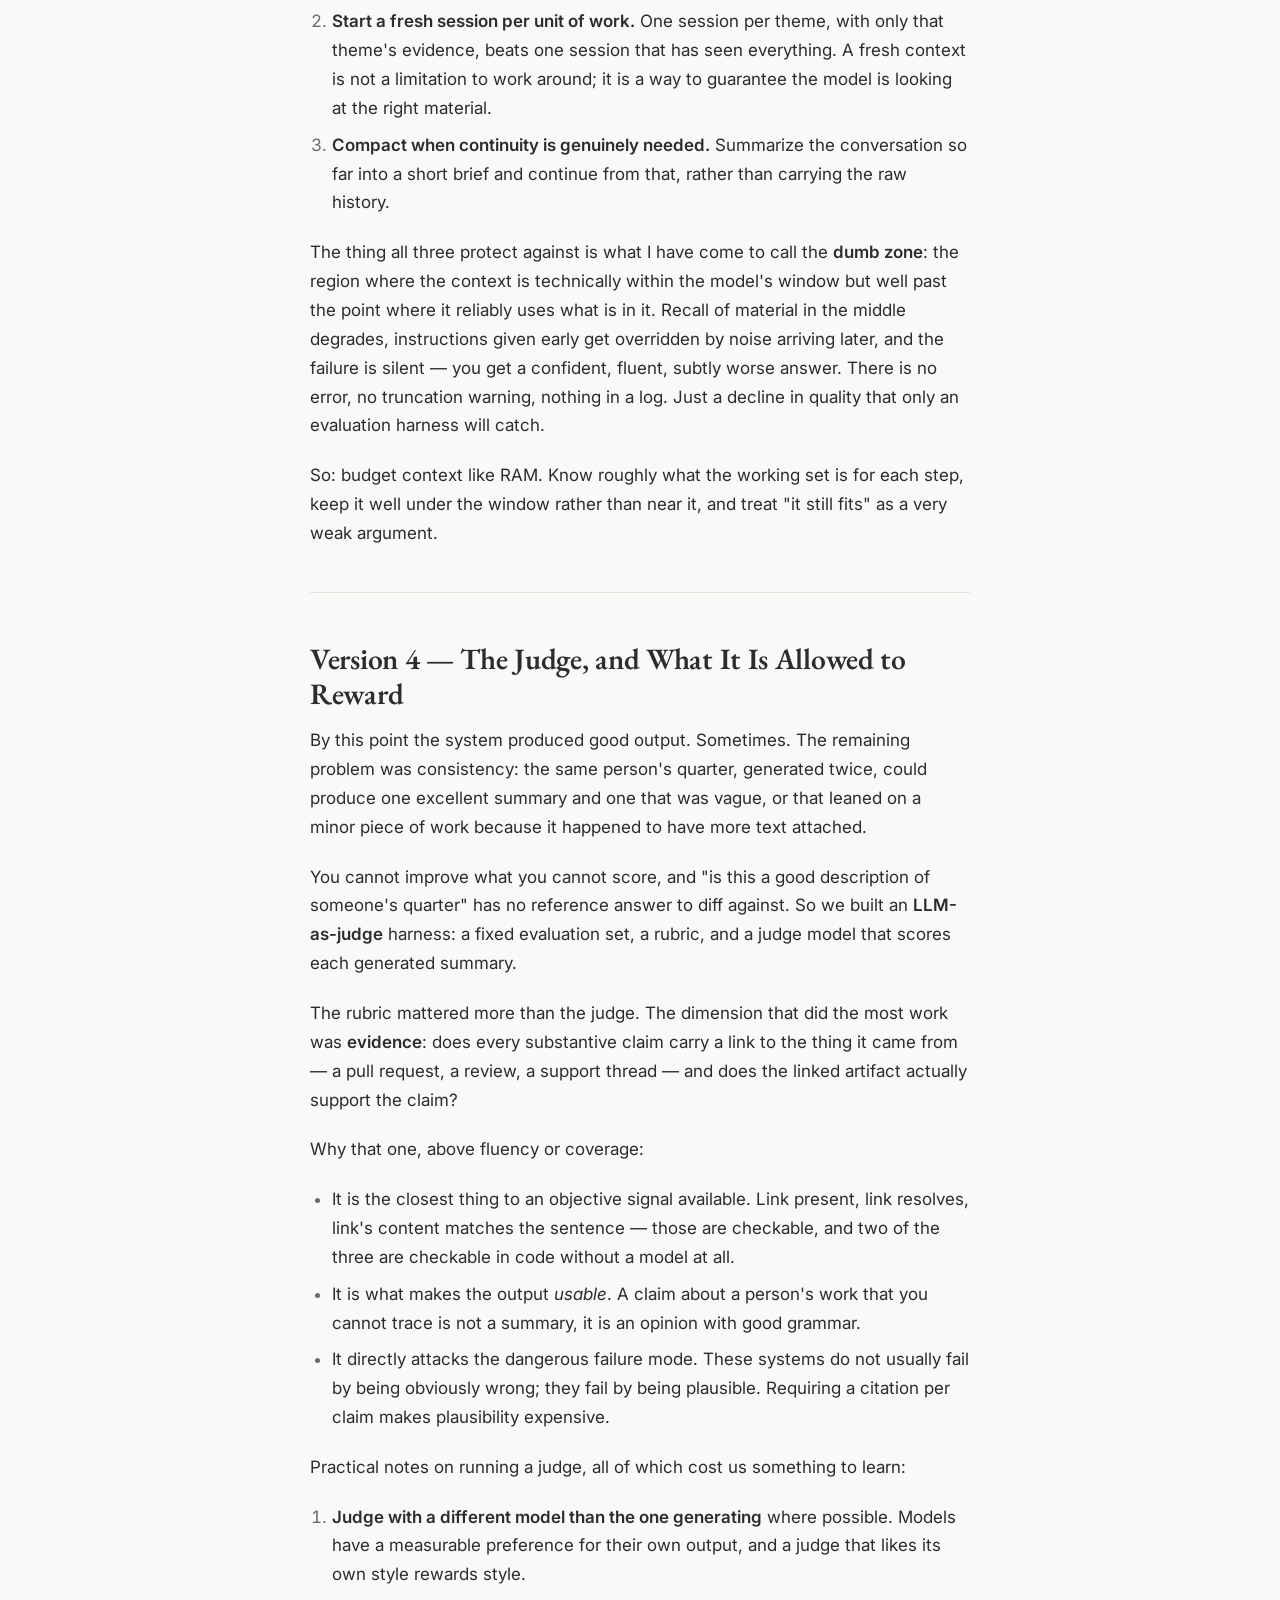
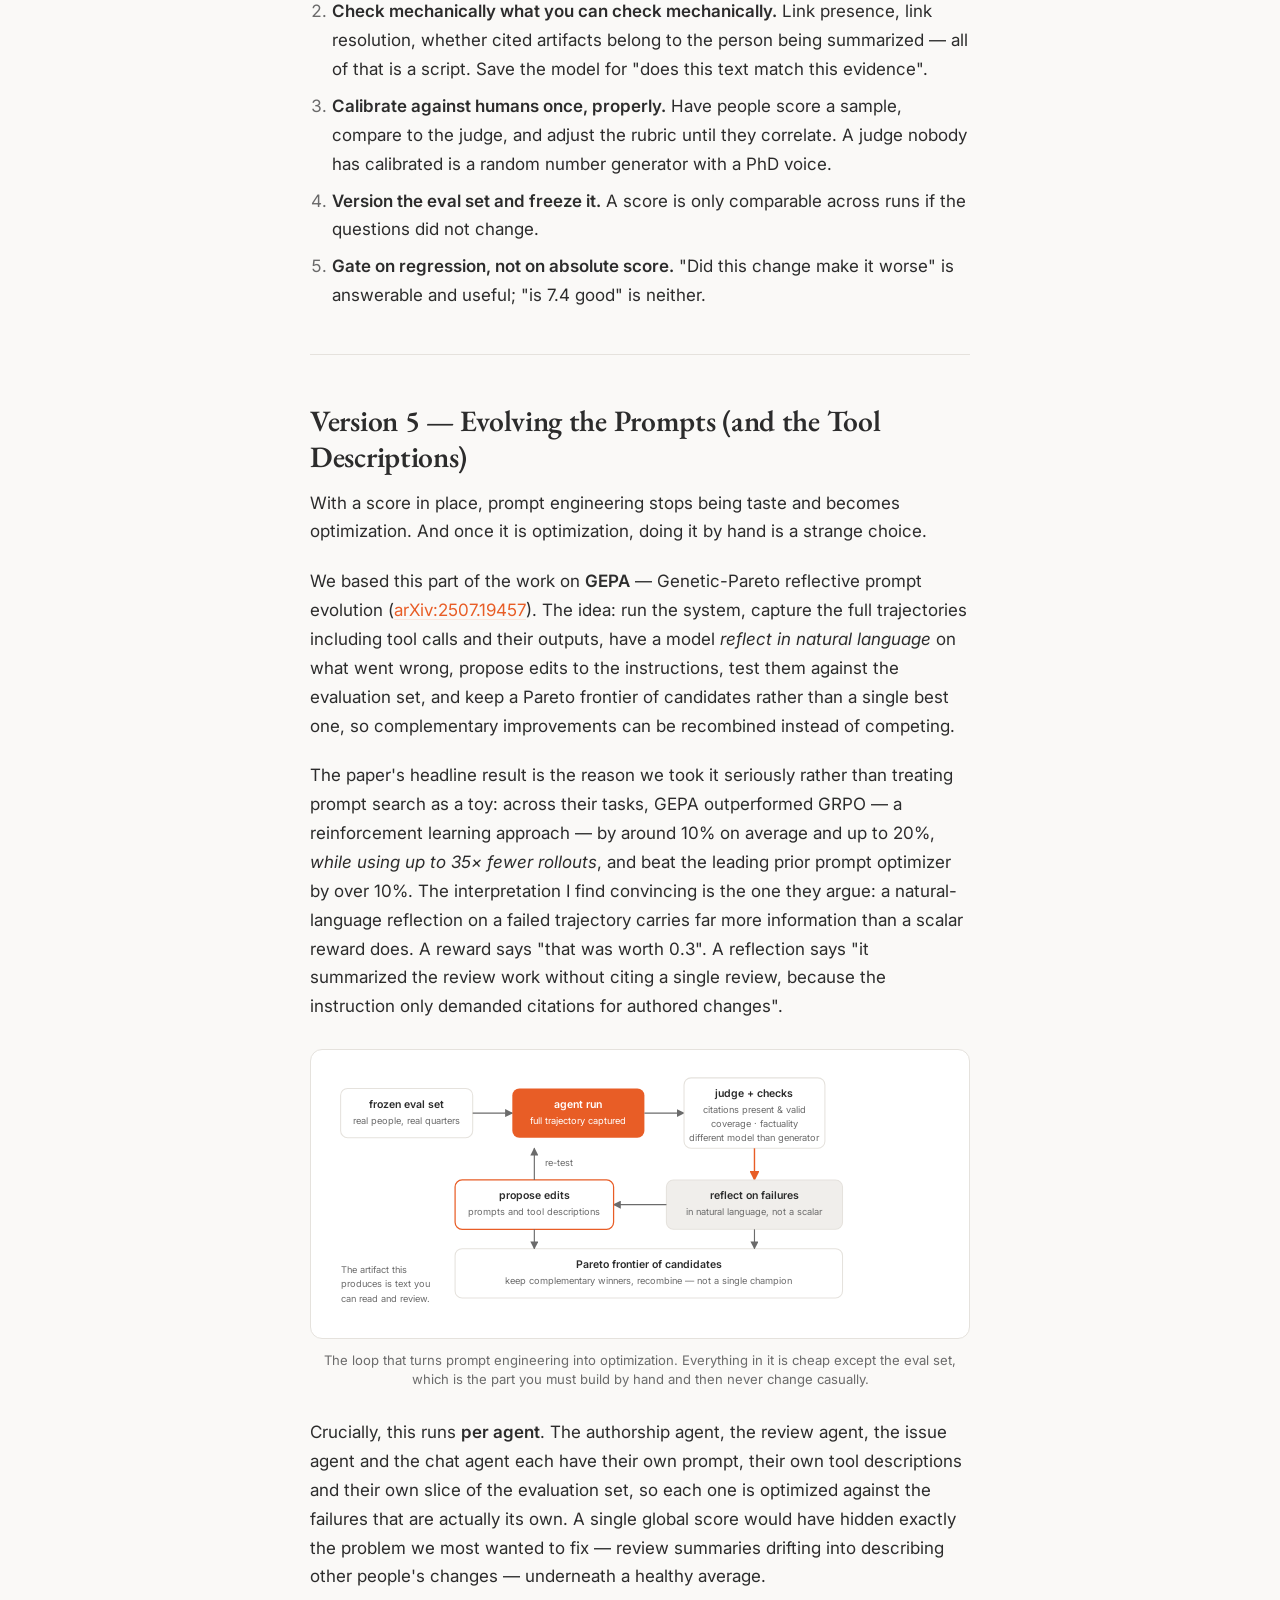
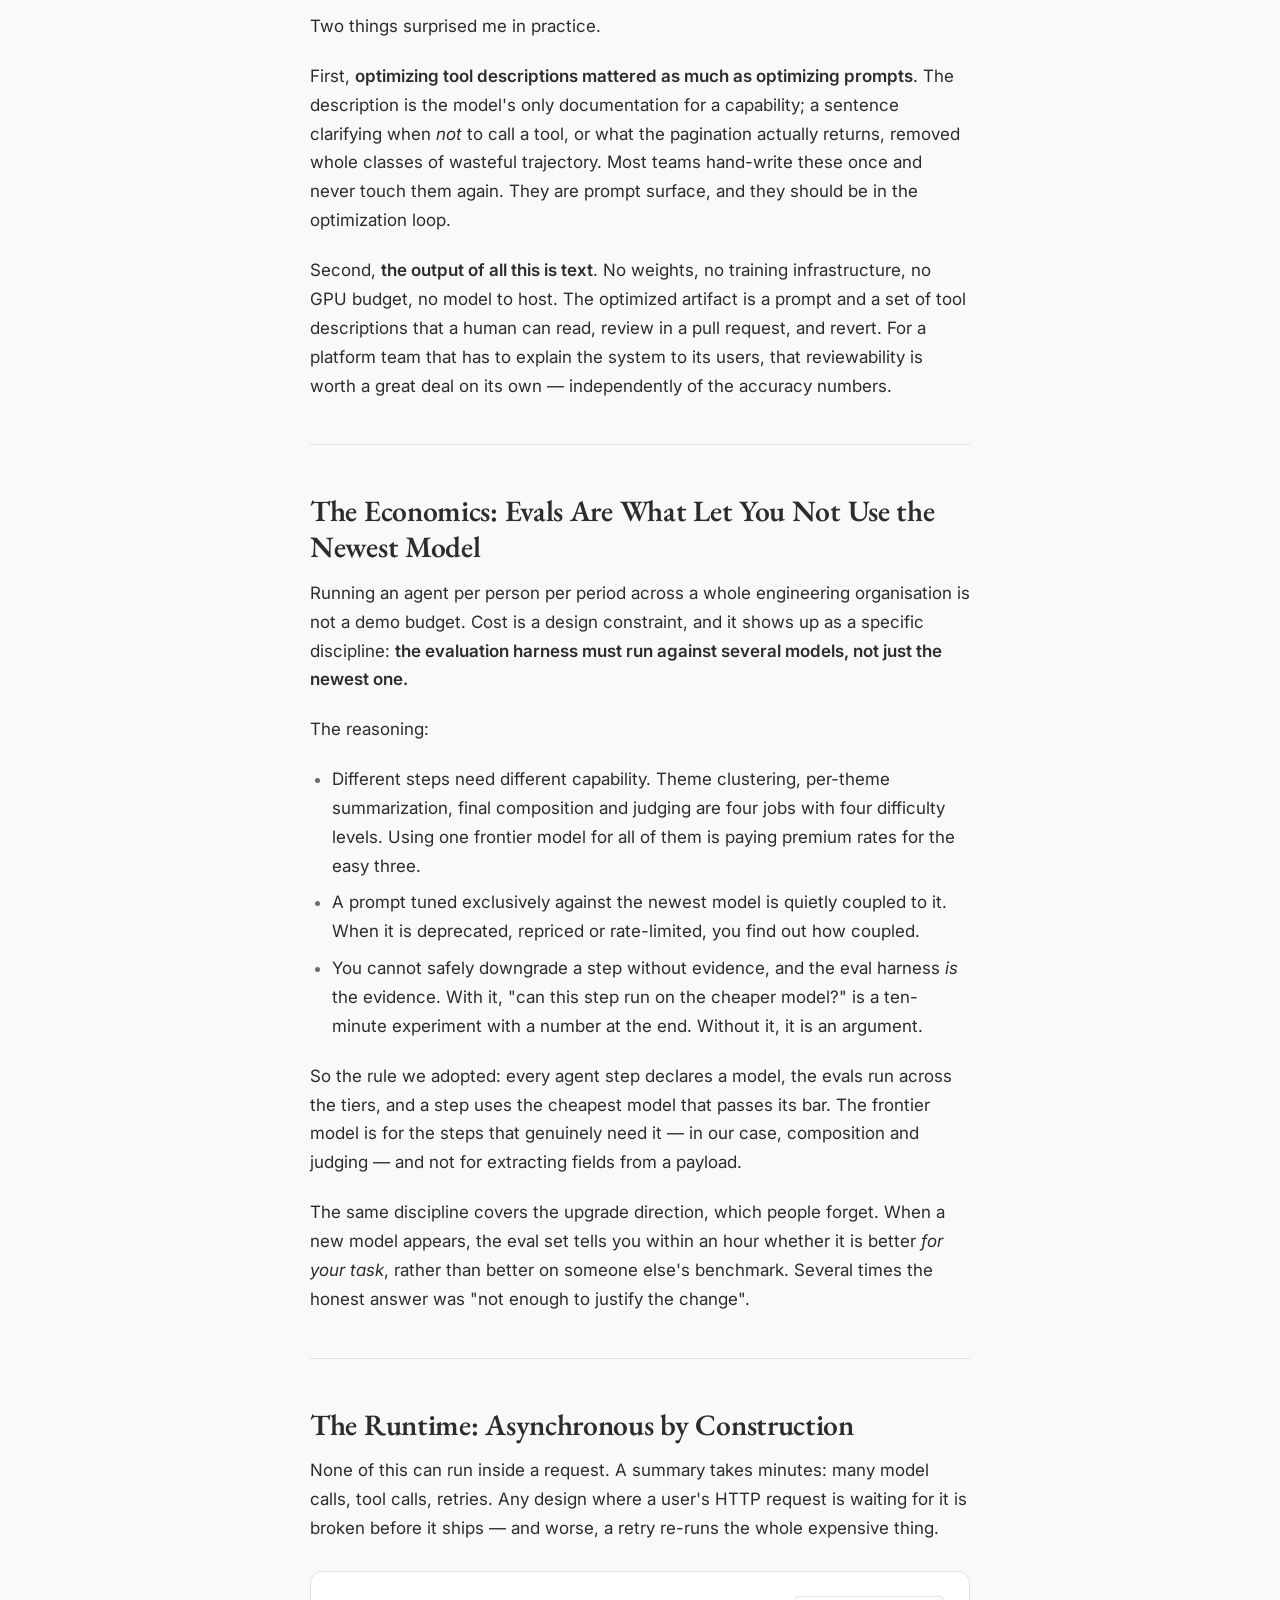
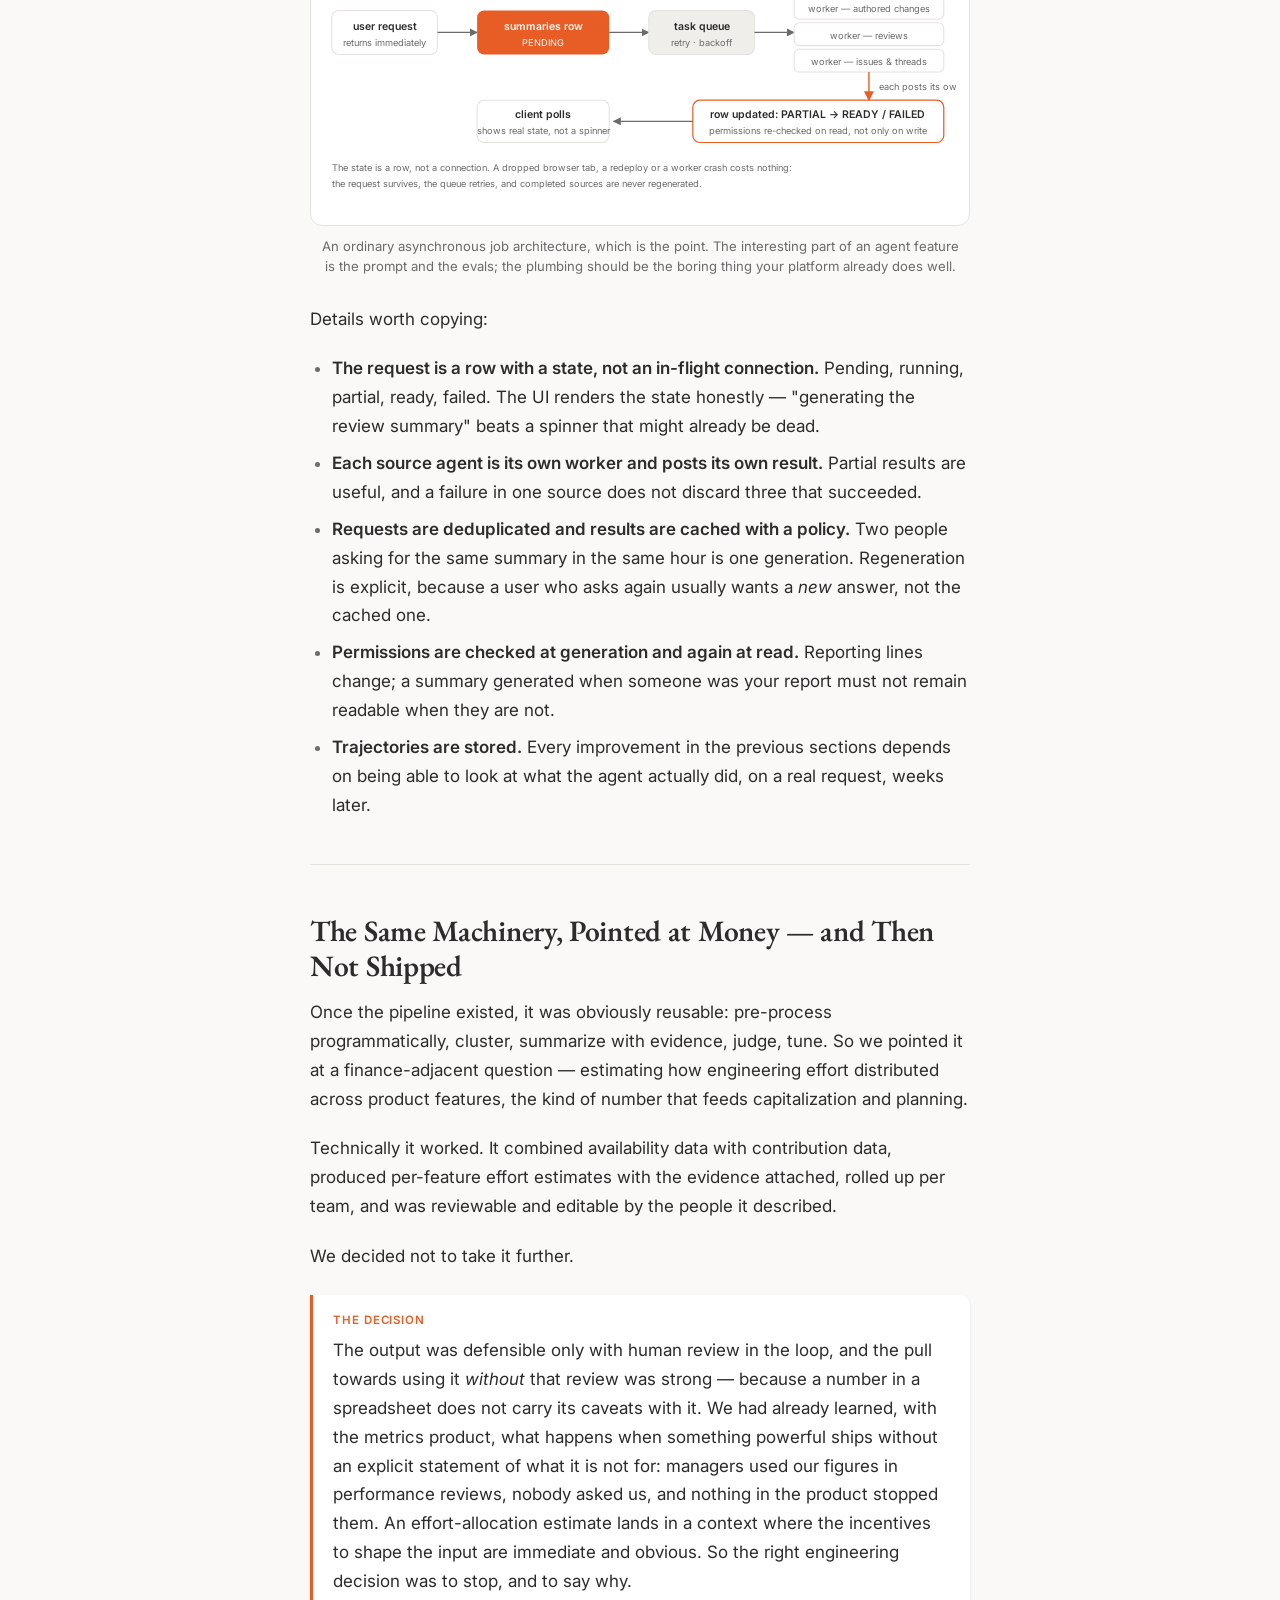
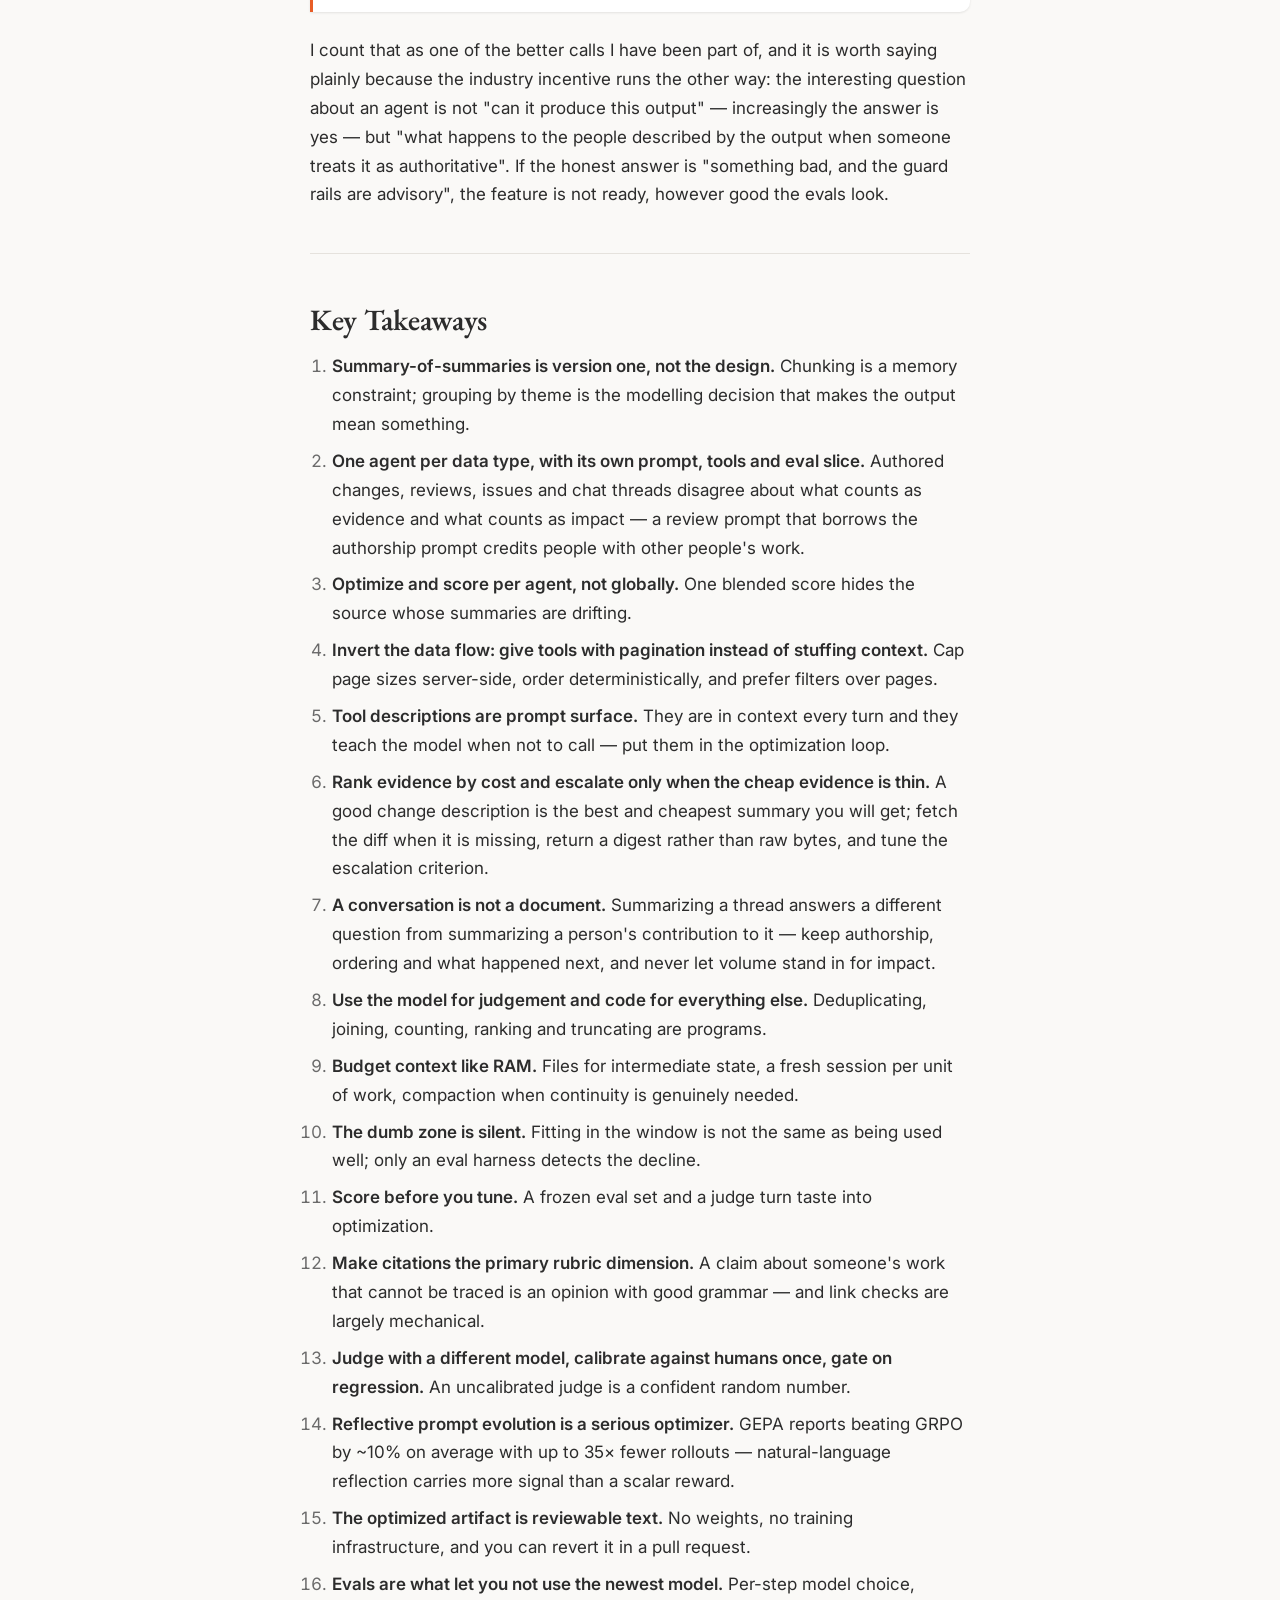
<file: posts/agents-that-summarize-work.html>
<!DOCTYPE html>
<html lang="en" data-theme="light">
<head>
  <meta charset="UTF-8">
  <meta name="viewport" content="width=device-width, initial-scale=1.0">
  <title>Out of the Dumb Zone: Engineering Agents That Summarize Real Work &mdash; Bradicode</title>
  <link rel="stylesheet" href="../style.css">
</head>
<body>
  <nav id="nav-slot"></nav>

  <main>
    <a href="index.html" class="back-link">&larr; All posts</a>

    <article>
      <div class="post-header">
        <h1>Out of the Dumb Zone: Engineering Agents That Summarize Real Work</h1>
        <div class="post-meta">
          <span>September 2026</span>
          <span class="dot">&middot;</span>
          <span>25 min read</span>
        </div>
      </div>

      <p>The task sounds simple enough to be a weekend project: given everything an engineer did in a quarter &mdash; the changes they authored, the reviews they left, the issues they worked, the support threads they answered &mdash; write a few paragraphs that describe their work the way a colleague would.</p>

      <p>It is not a weekend project. It is the hardest engineering problem I have worked on that contains almost no algorithms. The data platform underneath it I have written about <a href="s3-as-source-of-truth.html">separately</a>; this post is only about the agents: five versions of the same feature, each one fixing what the previous one got wrong about context, cost, consistency or trust.</p>

      <p>Anonymized as usual &mdash; no employer, no service names. What transfers is the sequence, because I think most teams building agents on real data walk it in the same order, and it is cheaper to read about it than to discover it.</p>

      <hr>

      <h2>Version 1 &mdash; Chunk It, and Summarize the Summaries</h2>

      <p>The first version is the one everybody writes. Fetch everything the person did. It does not fit in the context window. So chunk it, summarize each chunk, then summarize the summaries.</p>

      <p>This works, in the sense that it produces text. Two things are wrong with it, and only one is obvious.</p>

      <p>The obvious one is cost and latency: you are paying for every token of raw material, twice, and a quarter of activity for a busy engineer is a lot of tokens.</p>

      <p>The non-obvious one is that <strong>arbitrary chunks destroy the structure the reader cares about</strong>. If you chunk by date, one migration that took three weeks gets split across four chunks, each of which produces a bland paragraph about "various changes", and the final pass summarizes four bland paragraphs into one blander one. The output is fluent, accurate in the narrow sense, and says nothing.</p>

      <p>The fix that made the difference was not a better model. It was <strong>grouping by theme before summarizing</strong>: cluster the contributions into coherent bodies of work first, summarize each theme from its own items, then compose the themes. Same number of model calls, completely different output, because the unit the summarizer sees is now the unit a human recognizes. "Led the migration of the notification path off the legacy queue" instead of "made changes in March".</p>

      <blockquote>Hierarchical summarization is only as good as the hierarchy. Chunking is a memory constraint; grouping is a modelling decision. Do not let the first one silently become the second.</blockquote>

      <h3>Four data types, four agents, four prompts</h3>

      <p>The other structural decision, and the one I would make earliest if I started again: <strong>one agent per <em>kind</em> of contribution, each with its own prompt, its own tools and its own idea of what evidence means</strong> &mdash; authored changes, code reviews, issues, and chat threads.</p>

      <p>The temptation is the opposite. One agent, one prompt, "summarize this person's work", and let the model figure out the differences. It does not, and the reason is that these four sources disagree about almost everything that matters to a summarizer:</p>

      <table>
        <thead>
          <tr><th>Source</th><th>Unit of evidence</th><th>What the prompt has to get right</th><th>Failure if you use a generic prompt</th></tr>
        </thead>
        <tbody>
          <tr><td><strong>Authored changes</strong></td><td>One change, plus its description and diff digest</td><td>What changed and why; escalate to the diff when the description is thin</td><td>Restates commit titles</td></tr>
          <tr><td><strong>Code reviews</strong></td><td>One review, in someone else's change</td><td>The contribution is the <em>influence</em> &mdash; what the review caught, what changed because of it &mdash; not the subject matter of the change</td><td>Describes other people's work as if it were theirs</td></tr>
          <tr><td><strong>Issues</strong></td><td>A thread with a life cycle and a resolution</td><td>Their role in it: reported, triaged, diagnosed, fixed, closed</td><td>Summarizes the bug, not the person</td></tr>
          <tr><td><strong>Chat threads</strong></td><td>A slice of a multi-party conversation</td><td>Which messages are theirs, what followed them, whether the thread converged after</td><td>Rewards whoever typed the most</td></tr>
        </tbody>
      </table>

      <p>Reviews are the clearest case. Forty reviews and three authored changes are both real quarters, and a prompt written for authorship will describe the reviewer as though they built the forty things they commented on. The review agent needs the opposite instinct: the change is context, the <em>comment</em> is the contribution, and the interesting signal is what happened to the change afterwards.</p>

      <p>Separating them buys three things beyond output quality:</p>

      <ul>
        <li><strong>Each prompt gets tuned against its own evidence.</strong> When the evaluation set is sliced by source, a regression in review summaries is visible instead of being averaged away by good authorship summaries.</li>
        <li><strong>Each agent gets its own tools and its own model tier.</strong> The chat agent needs message-level structure and careful reasoning; the authorship agent needs the diff-escalation tool. Neither has to carry the other's instructions in context.</li>
        <li><strong>They run and fail independently</strong> &mdash; which is also what makes the asynchronous runtime below able to return partial results.</li>
      </ul>

      <p>The composition step is then the only place that has to hold all four at once, and its job is narrow: weigh the sources against each other and write the overall narrative. That is a much easier prompt to write than one that has to be four prompts wearing a trenchcoat.</p>

      <hr>

      <h2>Version 2 &mdash; Stop Stuffing the Context, Give the Agent Tools</h2>

      <p>The second realization: pushing all the data at the model is the wrong direction of control. Most of what you push is never needed for the conclusion, and you pay for it in money, latency and &mdash; the expensive one &mdash; attention.</p>

      <p>So we inverted it. The agent got <strong>tools with pagination</strong>: list contributions for a period, fetch the detail of one, fetch the linked discussion. The agent decides what to open.</p>

      <p>Tool design rules we converged on, all of them learned by having them wrong first:</p>

      <ul>
        <li><strong>List endpoints return identifiers and a handful of fields, never bodies.</strong> A list call that returns full diffs is context-stuffing with extra steps.</li>
        <li><strong>Pagination is a context control, not an API convenience.</strong> Cap the page size server-side. A model given <code>limit</code> will eventually ask for a very large one, and the tool must be the thing that says no.</li>
        <li><strong>Ordering must be deterministic and meaningful</strong> &mdash; by relevance where you can compute it, by time otherwise. Non-deterministic ordering makes runs irreproducible, which makes evaluation meaningless.</li>
        <li><strong>Filters beat pages.</strong> Every filter you add (by repository, by theme, by date range) is a page the agent never has to fetch.</li>
        <li><strong>The tool description is part of the prompt.</strong> It is in the context on every turn, and it is where the model learns when <em>not</em> to call the tool. We later optimized these descriptions automatically &mdash; see below &mdash; and the gains were comparable to optimizing the prompts themselves.</li>
      </ul>

      <h3>Escalate to the expensive evidence only when the cheap evidence is thin</h3>

      <p>The tool that paid for itself fastest was the one that reads the <em>diff</em>.</p>

      <p>Most changes come with a description, and when the description is good, it is by far the cheapest and best evidence available: a human already did the summarization, in the right vocabulary, at the right altitude. The agent should use it and move on.</p>

      <p>But descriptions vary wildly. Plenty of changes ship with a title, a ticket reference and nothing else &mdash; and some of those are the most substantial work in the quarter, because the engineer who rewrote the scheduler's locking was concentrating on the scheduler's locking, not on writing prose about it. Summarizing from the description alone systematically under-describes exactly the work you most want to describe.</p>

      <p>So the agent escalates, conditionally: when the available description is too thin to support a claim, it calls a tool that fetches the change itself &mdash; the file list, the shape of the diff, the review discussion &mdash; and reasons from that instead.</p>

      <p>Three properties make this work rather than just move the cost around:</p>

      <ul>
        <li><strong>It is the exception, not the default.</strong> The majority of changes never trigger it. Fetching every diff for every contribution would be the most expensive possible version of this system; fetching the ones where the cheap evidence is insufficient costs a fraction and lifts the quality where quality was actually missing.</li>
        <li><strong>The tool returns a <em>digest</em>, not raw bytes.</strong> Paths and the counts per area, the interesting hunks, the discussion &mdash; not four thousand lines of generated code, lockfile churn and formatting. The pre-processing rule from the next section applies with full force here: a program decides what part of a diff is worth a token before the model ever sees it.</li>
        <li><strong>The escalation criterion belongs in the prompt and is worth tuning.</strong> "Fetch the diff when the description does not let you state what changed and why" is a judgement call, and the boundary moves the cost curve a long way in both directions. It was one of the instructions the optimization loop later improved on its own.</li>
      </ul>

      <p>The generalization I would take to any agent over mixed-quality data: <strong>rank your evidence sources by cost and let the agent walk down that list only as far as it needs to.</strong> Cheap summary first, expensive ground truth on demand. Uniform depth is either wasteful everywhere or shallow everywhere, and you rarely get to pick which.</p>

      <hr>

      <h2>Interlude &mdash; A Conversation Is Not a Document</h2>

      <p>The source that broke the most assumptions was not code. It was conversations: support threads and issue discussions.</p>

      <p>The naive treatment is to concatenate a thread and summarize it, which answers the question "what was this thread about". That is genuinely useful &mdash; and it is the wrong question, because the thing we needed was <em>what was this person's contribution to it</em>. Those are different summaries of the same text, and the first one is nearly useless for the second.</p>

      <p>Consider a thirty-message thread about a failing deployment. Depending on which messages are theirs, a participant might have:</p>

      <ul>
        <li>asked the original question &mdash; they had the problem, they did not solve it;</li>
        <li>diagnosed the cause in message eleven, after which the thread converged;</li>
        <li>provided the fix, or provided the context that let someone else find the fix;</li>
        <li>routed it &mdash; pulled in the team that owned the system, which is real and frequently invisible work;</li>
        <li>been mentioned, and never replied at all.</li>
      </ul>

      <p>Every one of those produces the same thread-level summary and a completely different statement about the person. Getting this wrong is not a cosmetic error: it credits people for being present in busy channels and misses the person whose one message ended a three-hour incident.</p>

      <p>What the analysis has to preserve, therefore, is the <strong>message-level structure</strong>: who wrote what, in what order, in reply to what, and what happened after. Concretely:</p>

      <ol>
        <li><strong>Keep authorship and position.</strong> The messages are attributed and ordered before they reach the model, and the person being summarized is marked in the transcript. Anonymized or flattened text makes the question unanswerable.</li>
        <li><strong>Distinguish opening from resolving.</strong> The first message and the message the thread converges on play opposite roles, and only the ordering tells you which is which.</li>
        <li><strong>Treat the <em>reaction</em> as evidence.</strong> What follows a message &mdash; the thread stopping, someone saying that fixed it, the issue closing shortly after &mdash; is the strongest available signal of impact, and it is structural, so a program can surface it.</li>
        <li><strong>Do not reward volume.</strong> Ten clarifying replies are not more contribution than one correct diagnosis. Left alone, a summarizer will describe the person with the most text, because that is what it saw most of. This has to be stated explicitly in the prompt and checked explicitly in the evaluation.</li>
        <li><strong>Resolve identity before reasoning.</strong> The same human has a chat handle, a source-control account and a directory entry. If those are not joined upstream, the agent sees three people and describes none of them correctly.</li>
      </ol>

      <div class="callout">
        <div class="callout-label">The principle</div>
        <p>For code, the artifact is the contribution. For a conversation, the artifact is the <em>thread</em> and the contribution is a slice of it &mdash; which means the summarization target and the evidence unit are different objects. Any pipeline that treats a discussion as one blob of text has already thrown away the only thing that made it worth summarizing per person.</p>
      </div>

      <hr>

      <h2>Version 3 &mdash; Do in Code What Code Does Better</h2>

      <p>The third version was mostly deletion of model calls.</p>

      <p>A surprising share of what the early agents did was work a program does faster, cheaper and correctly every time: deduplicating records, dropping automated accounts, resolving a person to the team they were on <em>at the time</em>, joining a change to the deployment that shipped it, counting things, ranking by a relevance score, truncating a 4,000-line diff to the parts that carry signal.</p>

      <p>None of that is judgement. All of it was being done, badly and expensively, inside a context window.</p>

      <div class="callout">
        <div class="callout-label">The rule</div>
        <p>Use the model for judgement, and code for everything else. Judgement is: what were the themes, what mattered, how would you describe this to a colleague. Filtering, joining, counting, sorting, deduplicating and truncating are code. Every token of boilerplate you hand the model you pay for twice &mdash; once at the invoice, once in the attention budget you had left for the actual reasoning.</p>
      </div>

      <p>The practical effect of the pre-processing layer was that the agent's context went from "everything this person touched" to "these twelve candidate themes, with their strongest evidence attached, ranked". The quality went up because the model had room to think, and the cost went down by an order of magnitude. Those two usually trade against each other; here they did not, which is the signature of having been wasteful rather than ambitious.</p>

      <h3>Context management: files, fresh sessions, compaction</h3>

      <p>The related discipline is what to do when the work genuinely does not fit &mdash; a very active engineer, a whole team, a year rather than a quarter.</p>

      <p>Three techniques, in the order we reach for them:</p>

      <ol>
        <li><strong>Write intermediate results to files and read them back deliberately.</strong> The per-theme summaries do not need to stay in the conversation; they need to exist when the composition step runs. Storage is memory that does not degrade.</li>
        <li><strong>Start a fresh session per unit of work.</strong> One session per theme, with only that theme's evidence, beats one session that has seen everything. A fresh context is not a limitation to work around; it is a way to guarantee the model is looking at the right material.</li>
        <li><strong>Compact when continuity is genuinely needed.</strong> Summarize the conversation so far into a short brief and continue from that, rather than carrying the raw history.</li>
      </ol>

      <p>The thing all three protect against is what I have come to call the <strong>dumb zone</strong>: the region where the context is technically within the model's window but well past the point where it reliably uses what is in it. Recall of material in the middle degrades, instructions given early get overridden by noise arriving later, and the failure is silent &mdash; you get a confident, fluent, subtly worse answer. There is no error, no truncation warning, nothing in a log. Just a decline in quality that only an evaluation harness will catch.</p>

      <p>So: budget context like RAM. Know roughly what the working set is for each step, keep it well under the window rather than near it, and treat "it still fits" as a very weak argument.</p>

      <hr>

      <h2>Version 4 &mdash; The Judge, and What It Is Allowed to Reward</h2>

      <p>By this point the system produced good output. Sometimes. The remaining problem was consistency: the same person's quarter, generated twice, could produce one excellent summary and one that was vague, or that leaned on a minor piece of work because it happened to have more text attached.</p>

      <p>You cannot improve what you cannot score, and "is this a good description of someone's quarter" has no reference answer to diff against. So we built an <strong>LLM-as-judge</strong> harness: a fixed evaluation set, a rubric, and a judge model that scores each generated summary.</p>

      <p>The rubric mattered more than the judge. The dimension that did the most work was <strong>evidence</strong>: does every substantive claim carry a link to the thing it came from &mdash; a pull request, a review, a support thread &mdash; and does the linked artifact actually support the claim?</p>

      <p>Why that one, above fluency or coverage:</p>

      <ul>
        <li>It is the closest thing to an objective signal available. Link present, link resolves, link's content matches the sentence &mdash; those are checkable, and two of the three are checkable in code without a model at all.</li>
        <li>It is what makes the output <em>usable</em>. A claim about a person's work that you cannot trace is not a summary, it is an opinion with good grammar.</li>
        <li>It directly attacks the dangerous failure mode. These systems do not usually fail by being obviously wrong; they fail by being plausible. Requiring a citation per claim makes plausibility expensive.</li>
      </ul>

      <p>Practical notes on running a judge, all of which cost us something to learn:</p>

      <ol>
        <li><strong>Judge with a different model than the one generating</strong> where possible. Models have a measurable preference for their own output, and a judge that likes its own style rewards style.</li>
        <li><strong>Check mechanically what you can check mechanically.</strong> Link presence, link resolution, whether cited artifacts belong to the person being summarized &mdash; all of that is a script. Save the model for "does this text match this evidence".</li>
        <li><strong>Calibrate against humans once, properly.</strong> Have people score a sample, compare to the judge, and adjust the rubric until they correlate. A judge nobody has calibrated is a random number generator with a PhD voice.</li>
        <li><strong>Version the eval set and freeze it.</strong> A score is only comparable across runs if the questions did not change.</li>
        <li><strong>Gate on regression, not on absolute score.</strong> "Did this change make it worse" is answerable and useful; "is 7.4 good" is neither.</li>
      </ol>

      <hr>

      <h2>Version 5 &mdash; Evolving the Prompts (and the Tool Descriptions)</h2>

      <p>With a score in place, prompt engineering stops being taste and becomes optimization. And once it is optimization, doing it by hand is a strange choice.</p>

      <p>We based this part of the work on <strong>GEPA</strong> &mdash; Genetic-Pareto reflective prompt evolution (<a href="https://arxiv.org/abs/2507.19457" target="_blank" rel="noopener noreferrer">arXiv:2507.19457</a>). The idea: run the system, capture the full trajectories including tool calls and their outputs, have a model <em>reflect in natural language</em> on what went wrong, propose edits to the instructions, test them against the evaluation set, and keep a Pareto frontier of candidates rather than a single best one, so complementary improvements can be recombined instead of competing.</p>

      <p>The paper's headline result is the reason we took it seriously rather than treating prompt search as a toy: across their tasks, GEPA outperformed GRPO &mdash; a reinforcement learning approach &mdash; by around 10% on average and up to 20%, <em>while using up to 35&times; fewer rollouts</em>, and beat the leading prior prompt optimizer by over 10%. The interpretation I find convincing is the one they argue: a natural-language reflection on a failed trajectory carries far more information than a scalar reward does. A reward says "that was worth 0.3". A reflection says "it summarized the review work without citing a single review, because the instruction only demanded citations for authored changes".</p>

      <figure>
        <div class="diagram-scroll">
<svg class="diagram" viewBox="0 0 720 300" role="img" aria-label="The improvement loop: run the agents against a frozen eval set, score with a judge, reflect on failures, propose prompt and tool description edits, keep a Pareto frontier">
          <defs>
            <marker id="arr-ev" viewBox="0 0 10 10" refX="9" refY="5" markerWidth="7" markerHeight="7" orient="auto-start-reverse">
              <path d="M0,0 L10,5 L0,10 z" class="d-arrowhead"/>
            </marker>
            <marker id="arr-ev-a" viewBox="0 0 10 10" refX="9" refY="5" markerWidth="7" markerHeight="7" orient="auto-start-reverse">
              <path d="M0,0 L10,5 L0,10 z" class="d-arrowhead-accent"/>
            </marker>
          </defs>

          <rect x="20" y="30" width="150" height="56" rx="8" class="d-box"/>
          <text x="95" y="52" text-anchor="middle" class="d-text-b">frozen eval set</text>
          <text x="95" y="70" text-anchor="middle" class="d-text-sm">real people, real quarters</text>

          <line x1="170" y1="58" x2="215" y2="58" class="d-line" marker-end="url(#arr-ev)"/>

          <rect x="215" y="30" width="150" height="56" rx="8" class="d-box-accent"/>
          <text x="290" y="52" text-anchor="middle" class="d-text-inv">agent run</text>
          <text x="290" y="70" text-anchor="middle" class="d-text-inv" style="font-weight:400;font-size:10.5px">full trajectory captured</text>

          <line x1="365" y1="58" x2="410" y2="58" class="d-line" marker-end="url(#arr-ev)"/>

          <rect x="410" y="18" width="160" height="80" rx="8" class="d-box"/>
          <text x="490" y="40" text-anchor="middle" class="d-text-b">judge + checks</text>
          <text x="490" y="58" text-anchor="middle" class="d-text-sm">citations present &amp; valid</text>
          <text x="490" y="74" text-anchor="middle" class="d-text-sm">coverage &middot; factuality</text>
          <text x="490" y="90" text-anchor="middle" class="d-text-sm">different model than generator</text>

          <line x1="490" y1="98" x2="490" y2="134" class="d-line-accent" marker-end="url(#arr-ev-a)"/>

          <rect x="390" y="134" width="200" height="56" rx="8" class="d-box-soft"/>
          <text x="490" y="156" text-anchor="middle" class="d-text-b">reflect on failures</text>
          <text x="490" y="174" text-anchor="middle" class="d-text-sm">in natural language, not a scalar</text>

          <line x1="390" y1="162" x2="330" y2="162" class="d-line" marker-end="url(#arr-ev)"/>

          <rect x="150" y="134" width="180" height="56" rx="8" class="d-box-outline"/>
          <text x="240" y="156" text-anchor="middle" class="d-text-b">propose edits</text>
          <text x="240" y="174" text-anchor="middle" class="d-text-sm">prompts and tool descriptions</text>

          <line x1="240" y1="134" x2="240" y2="98" class="d-line" marker-end="url(#arr-ev)"/>
          <text x="252" y="118" class="d-text-sm">re-test</text>

          <rect x="150" y="212" width="440" height="56" rx="8" class="d-box"/>
          <text x="370" y="234" text-anchor="middle" class="d-text-b">Pareto frontier of candidates</text>
          <text x="370" y="252" text-anchor="middle" class="d-text-sm">keep complementary winners, recombine &mdash; not a single champion</text>
          <line x1="240" y1="190" x2="240" y2="212" class="d-line" marker-end="url(#arr-ev)"/>
          <line x1="490" y1="190" x2="490" y2="212" class="d-line" marker-end="url(#arr-ev)"/>

          <text x="20" y="240" class="d-text-sm">The artifact this</text>
          <text x="20" y="256" class="d-text-sm">produces is text you</text>
          <text x="20" y="272" class="d-text-sm">can read and review.</text>
        </svg>
        </div>
        <figcaption>The loop that turns prompt engineering into optimization. Everything in it is cheap except the eval set, which is the part you must build by hand and then never change casually.</figcaption>
      </figure>

      <p>Crucially, this runs <strong>per agent</strong>. The authorship agent, the review agent, the issue agent and the chat agent each have their own prompt, their own tool descriptions and their own slice of the evaluation set, so each one is optimized against the failures that are actually its own. A single global score would have hidden exactly the problem we most wanted to fix &mdash; review summaries drifting into describing other people's changes &mdash; underneath a healthy average.</p>

      <p>Two things surprised me in practice.</p>

      <p>First, <strong>optimizing tool descriptions mattered as much as optimizing prompts</strong>. The description is the model's only documentation for a capability; a sentence clarifying when <em>not</em> to call a tool, or what the pagination actually returns, removed whole classes of wasteful trajectory. Most teams hand-write these once and never touch them again. They are prompt surface, and they should be in the optimization loop.</p>

      <p>Second, <strong>the output of all this is text</strong>. No weights, no training infrastructure, no GPU budget, no model to host. The optimized artifact is a prompt and a set of tool descriptions that a human can read, review in a pull request, and revert. For a platform team that has to explain the system to its users, that reviewability is worth a great deal on its own &mdash; independently of the accuracy numbers.</p>

      <hr>

      <h2>The Economics: Evals Are What Let You Not Use the Newest Model</h2>

      <p>Running an agent per person per period across a whole engineering organisation is not a demo budget. Cost is a design constraint, and it shows up as a specific discipline: <strong>the evaluation harness must run against several models, not just the newest one.</strong></p>

      <p>The reasoning:</p>

      <ul>
        <li>Different steps need different capability. Theme clustering, per-theme summarization, final composition and judging are four jobs with four difficulty levels. Using one frontier model for all of them is paying premium rates for the easy three.</li>
        <li>A prompt tuned exclusively against the newest model is quietly coupled to it. When it is deprecated, repriced or rate-limited, you find out how coupled.</li>
        <li>You cannot safely downgrade a step without evidence, and the eval harness <em>is</em> the evidence. With it, "can this step run on the cheaper model?" is a ten-minute experiment with a number at the end. Without it, it is an argument.</li>
      </ul>

      <p>So the rule we adopted: every agent step declares a model, the evals run across the tiers, and a step uses the cheapest model that passes its bar. The frontier model is for the steps that genuinely need it &mdash; in our case, composition and judging &mdash; and not for extracting fields from a payload.</p>

      <p>The same discipline covers the upgrade direction, which people forget. When a new model appears, the eval set tells you within an hour whether it is better <em>for your task</em>, rather than better on someone else's benchmark. Several times the honest answer was "not enough to justify the change".</p>

      <hr>

      <h2>The Runtime: Asynchronous by Construction</h2>

      <p>None of this can run inside a request. A summary takes minutes: many model calls, tool calls, retries. Any design where a user's HTTP request is waiting for it is broken before it ships &mdash; and worse, a retry re-runs the whole expensive thing.</p>

      <figure>
        <div class="diagram-scroll">
<svg class="diagram" viewBox="0 0 720 260" role="img" aria-label="Request creates a pending row, workers generate per-source summaries and post results, the client polls the state">
          <defs>
            <marker id="arr-as" viewBox="0 0 10 10" refX="9" refY="5" markerWidth="7" markerHeight="7" orient="auto-start-reverse">
              <path d="M0,0 L10,5 L0,10 z" class="d-arrowhead"/>
            </marker>
            <marker id="arr-as-a" viewBox="0 0 10 10" refX="9" refY="5" markerWidth="7" markerHeight="7" orient="auto-start-reverse">
              <path d="M0,0 L10,5 L0,10 z" class="d-arrowhead-accent"/>
            </marker>
          </defs>

          <rect x="10" y="30" width="120" height="50" rx="8" class="d-box"/>
          <text x="70" y="52" text-anchor="middle" class="d-text-b">user request</text>
          <text x="70" y="70" text-anchor="middle" class="d-text-sm">returns immediately</text>

          <line x1="130" y1="55" x2="175" y2="55" class="d-line" marker-end="url(#arr-as)"/>

          <rect x="175" y="30" width="150" height="50" rx="8" class="d-box-accent"/>
          <text x="250" y="52" text-anchor="middle" class="d-text-inv">summaries row</text>
          <text x="250" y="70" text-anchor="middle" class="d-text-inv" style="font-weight:400;font-size:10.5px">PENDING</text>

          <line x1="325" y1="55" x2="370" y2="55" class="d-line" marker-end="url(#arr-as)"/>

          <rect x="370" y="30" width="120" height="50" rx="8" class="d-box-soft"/>
          <text x="430" y="52" text-anchor="middle" class="d-text-b">task queue</text>
          <text x="430" y="70" text-anchor="middle" class="d-text-sm">retry &middot; backoff</text>

          <line x1="490" y1="55" x2="535" y2="55" class="d-line" marker-end="url(#arr-as)"/>

          <rect x="535" y="14" width="170" height="26" rx="6" class="d-box"/>
          <text x="620" y="32" text-anchor="middle" class="d-text-sm">worker &mdash; authored changes</text>
          <rect x="535" y="44" width="170" height="26" rx="6" class="d-box"/>
          <text x="620" y="62" text-anchor="middle" class="d-text-sm">worker &mdash; reviews</text>
          <rect x="535" y="74" width="170" height="26" rx="6" class="d-box"/>
          <text x="620" y="92" text-anchor="middle" class="d-text-sm">worker &mdash; issues &amp; threads</text>

          <line x1="620" y1="100" x2="620" y2="132" class="d-line-accent" marker-end="url(#arr-as-a)"/>
          <text x="632" y="120" class="d-text-sm">each posts its own result</text>

          <rect x="420" y="132" width="285" height="48" rx="8" class="d-box-outline"/>
          <text x="562" y="152" text-anchor="middle" class="d-text-b">row updated: PARTIAL &rarr; READY / FAILED</text>
          <text x="562" y="170" text-anchor="middle" class="d-text-sm">permissions re-checked on read, not only on write</text>

          <line x1="420" y1="156" x2="330" y2="156" class="d-line" marker-end="url(#arr-as)"/>

          <rect x="175" y="132" width="150" height="48" rx="8" class="d-box"/>
          <text x="250" y="152" text-anchor="middle" class="d-text-b">client polls</text>
          <text x="250" y="170" text-anchor="middle" class="d-text-sm">shows real state, not a spinner</text>

          <text x="10" y="212" class="d-text-sm">The state is a row, not a connection. A dropped browser tab, a redeploy or a worker crash costs nothing:</text>
          <text x="10" y="230" class="d-text-sm">the request survives, the queue retries, and completed sources are never regenerated.</text>
        </svg>
        </div>
        <figcaption>An ordinary asynchronous job architecture, which is the point. The interesting part of an agent feature is the prompt and the evals; the plumbing should be the boring thing your platform already does well.</figcaption>
      </figure>

      <p>Details worth copying:</p>

      <ul>
        <li><strong>The request is a row with a state, not an in-flight connection.</strong> Pending, running, partial, ready, failed. The UI renders the state honestly &mdash; "generating the review summary" beats a spinner that might already be dead.</li>
        <li><strong>Each source agent is its own worker and posts its own result.</strong> Partial results are useful, and a failure in one source does not discard three that succeeded.</li>
        <li><strong>Requests are deduplicated and results are cached with a policy.</strong> Two people asking for the same summary in the same hour is one generation. Regeneration is explicit, because a user who asks again usually wants a <em>new</em> answer, not the cached one.</li>
        <li><strong>Permissions are checked at generation and again at read.</strong> Reporting lines change; a summary generated when someone was your report must not remain readable when they are not.</li>
        <li><strong>Trajectories are stored.</strong> Every improvement in the previous sections depends on being able to look at what the agent actually did, on a real request, weeks later.</li>
      </ul>

      <hr>

      <h2>The Same Machinery, Pointed at Money &mdash; and Then Not Shipped</h2>

      <p>Once the pipeline existed, it was obviously reusable: pre-process programmatically, cluster, summarize with evidence, judge, tune. So we pointed it at a finance-adjacent question &mdash; estimating how engineering effort distributed across product features, the kind of number that feeds capitalization and planning.</p>

      <p>Technically it worked. It combined availability data with contribution data, produced per-feature effort estimates with the evidence attached, rolled up per team, and was reviewable and editable by the people it described.</p>

      <p>We decided not to take it further.</p>

      <div class="callout">
        <div class="callout-label">The decision</div>
        <p>The output was defensible only with human review in the loop, and the pull towards using it <em>without</em> that review was strong &mdash; because a number in a spreadsheet does not carry its caveats with it. We had already learned, with the metrics product, what happens when something powerful ships without an explicit statement of what it is not for: managers used our figures in performance reviews, nobody asked us, and nothing in the product stopped them. An effort-allocation estimate lands in a context where the incentives to shape the input are immediate and obvious. So the right engineering decision was to stop, and to say why.</p>
      </div>

      <p>I count that as one of the better calls I have been part of, and it is worth saying plainly because the industry incentive runs the other way: the interesting question about an agent is not "can it produce this output" &mdash; increasingly the answer is yes &mdash; but "what happens to the people described by the output when someone treats it as authoritative". If the honest answer is "something bad, and the guard rails are advisory", the feature is not ready, however good the evals look.</p>

      <hr>

      <h2>Key Takeaways</h2>

      <ol>
        <li><strong>Summary-of-summaries is version one, not the design.</strong> Chunking is a memory constraint; grouping by theme is the modelling decision that makes the output mean something.</li>
        <li><strong>One agent per data type, with its own prompt, tools and eval slice.</strong> Authored changes, reviews, issues and chat threads disagree about what counts as evidence and what counts as impact &mdash; a review prompt that borrows the authorship prompt credits people with other people's work.</li>
        <li><strong>Optimize and score per agent, not globally.</strong> One blended score hides the source whose summaries are drifting.</li>
        <li><strong>Invert the data flow: give tools with pagination instead of stuffing context.</strong> Cap page sizes server-side, order deterministically, and prefer filters over pages.</li>
        <li><strong>Tool descriptions are prompt surface.</strong> They are in context every turn and they teach the model when not to call &mdash; put them in the optimization loop.</li>
        <li><strong>Rank evidence by cost and escalate only when the cheap evidence is thin.</strong> A good change description is the best and cheapest summary you will get; fetch the diff when it is missing, return a digest rather than raw bytes, and tune the escalation criterion.</li>
        <li><strong>A conversation is not a document.</strong> Summarizing a thread answers a different question from summarizing a person's contribution to it &mdash; keep authorship, ordering and what happened next, and never let volume stand in for impact.</li>
        <li><strong>Use the model for judgement and code for everything else.</strong> Deduplicating, joining, counting, ranking and truncating are programs.</li>
        <li><strong>Budget context like RAM.</strong> Files for intermediate state, a fresh session per unit of work, compaction when continuity is genuinely needed.</li>
        <li><strong>The dumb zone is silent.</strong> Fitting in the window is not the same as being used well; only an eval harness detects the decline.</li>
        <li><strong>Score before you tune.</strong> A frozen eval set and a judge turn taste into optimization.</li>
        <li><strong>Make citations the primary rubric dimension.</strong> A claim about someone's work that cannot be traced is an opinion with good grammar &mdash; and link checks are largely mechanical.</li>
        <li><strong>Judge with a different model, calibrate against humans once, gate on regression.</strong> An uncalibrated judge is a confident random number.</li>
        <li><strong>Reflective prompt evolution is a serious optimizer.</strong> GEPA reports beating GRPO by ~10% on average with up to 35&times; fewer rollouts &mdash; natural-language reflection carries more signal than a scalar reward.</li>
        <li><strong>The optimized artifact is reviewable text.</strong> No weights, no training infrastructure, and you can revert it in a pull request.</li>
        <li><strong>Evals are what let you not use the newest model.</strong> Per-step model choice, cheapest that passes the bar, and an hour to evaluate whether a new release is actually better for your task.</li>
        <li><strong>Agents are asynchronous jobs.</strong> A row with a state, one worker per source posting partial results, dedup, explicit regeneration, permissions at read time, trajectories stored.</li>
        <li><strong>Ask what happens when someone treats the output as authoritative.</strong> If the guard rails are advisory and the answer is "something bad", not shipping is the engineering decision.</li>
      </ol>
    </article>
  </main>

  <footer id="footer-slot"></footer>

  <script src="../js/site.js"></script>
</body>
</html>
</file>
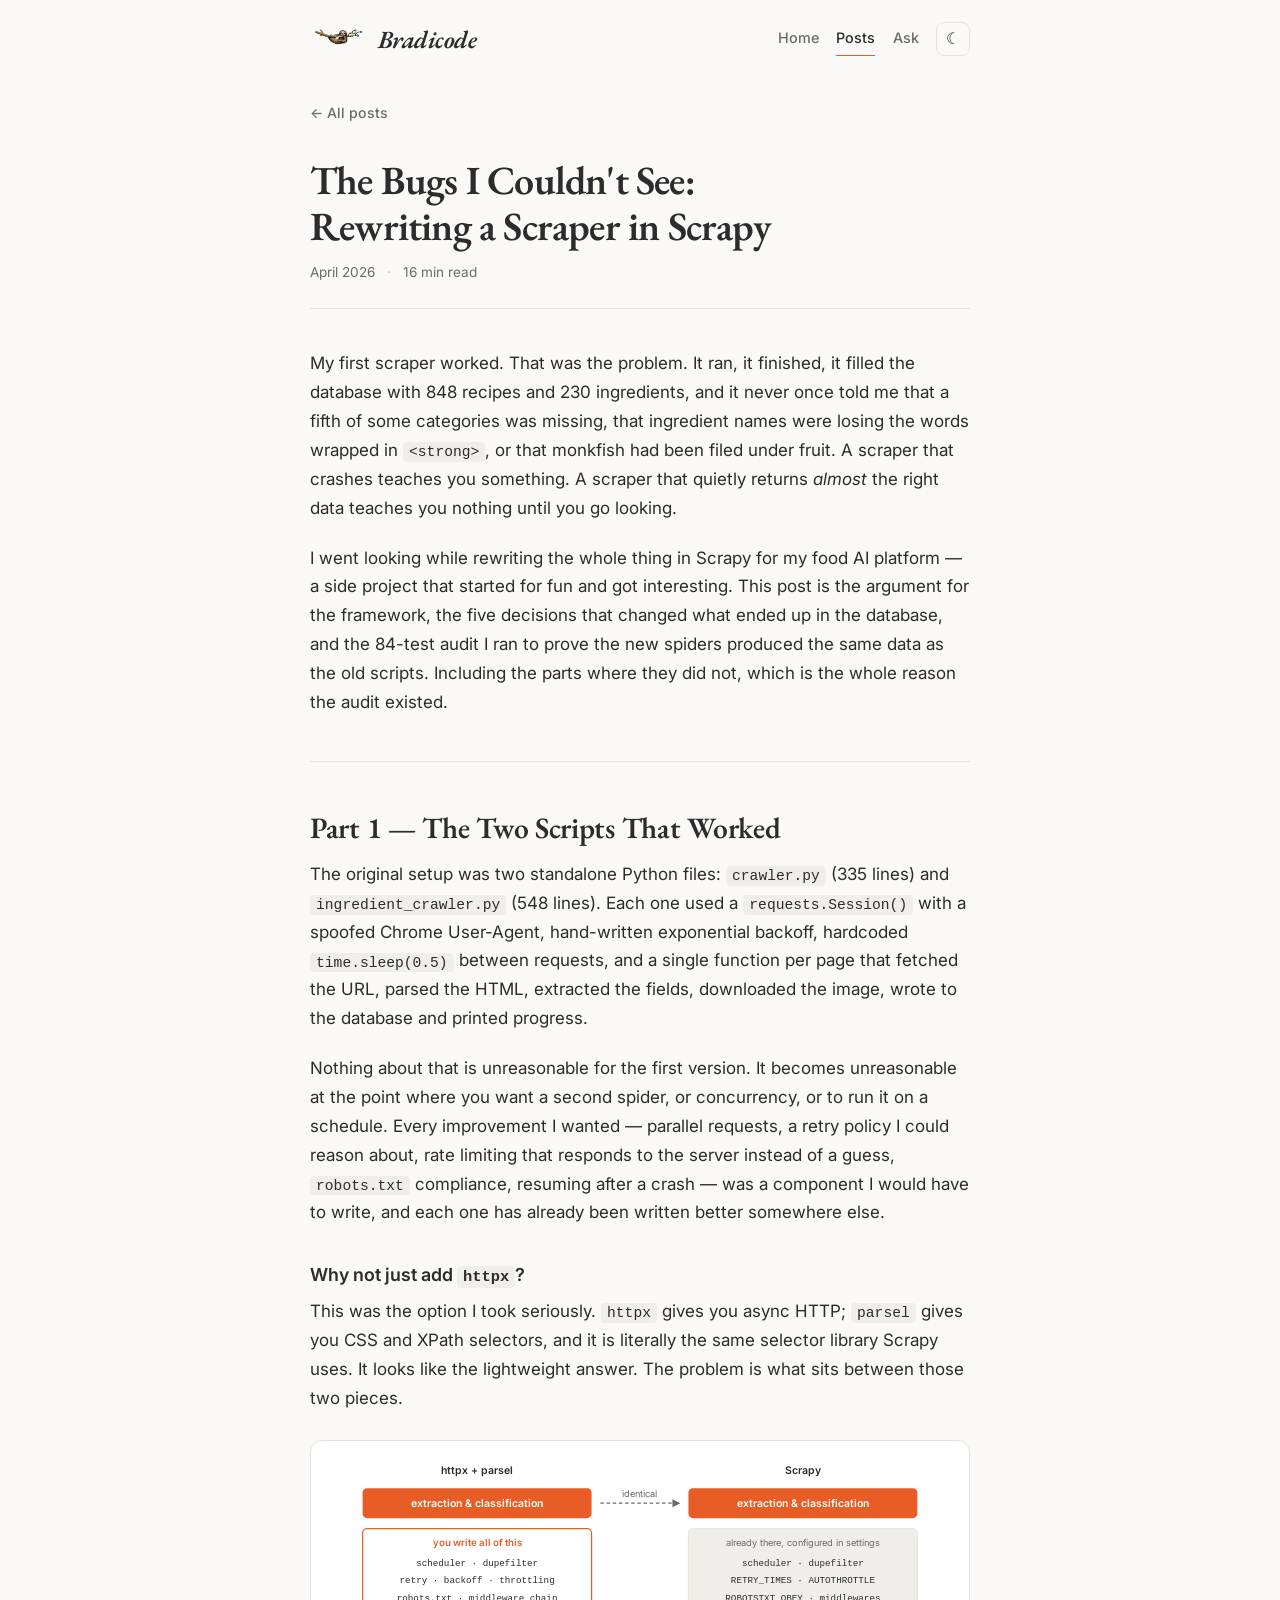
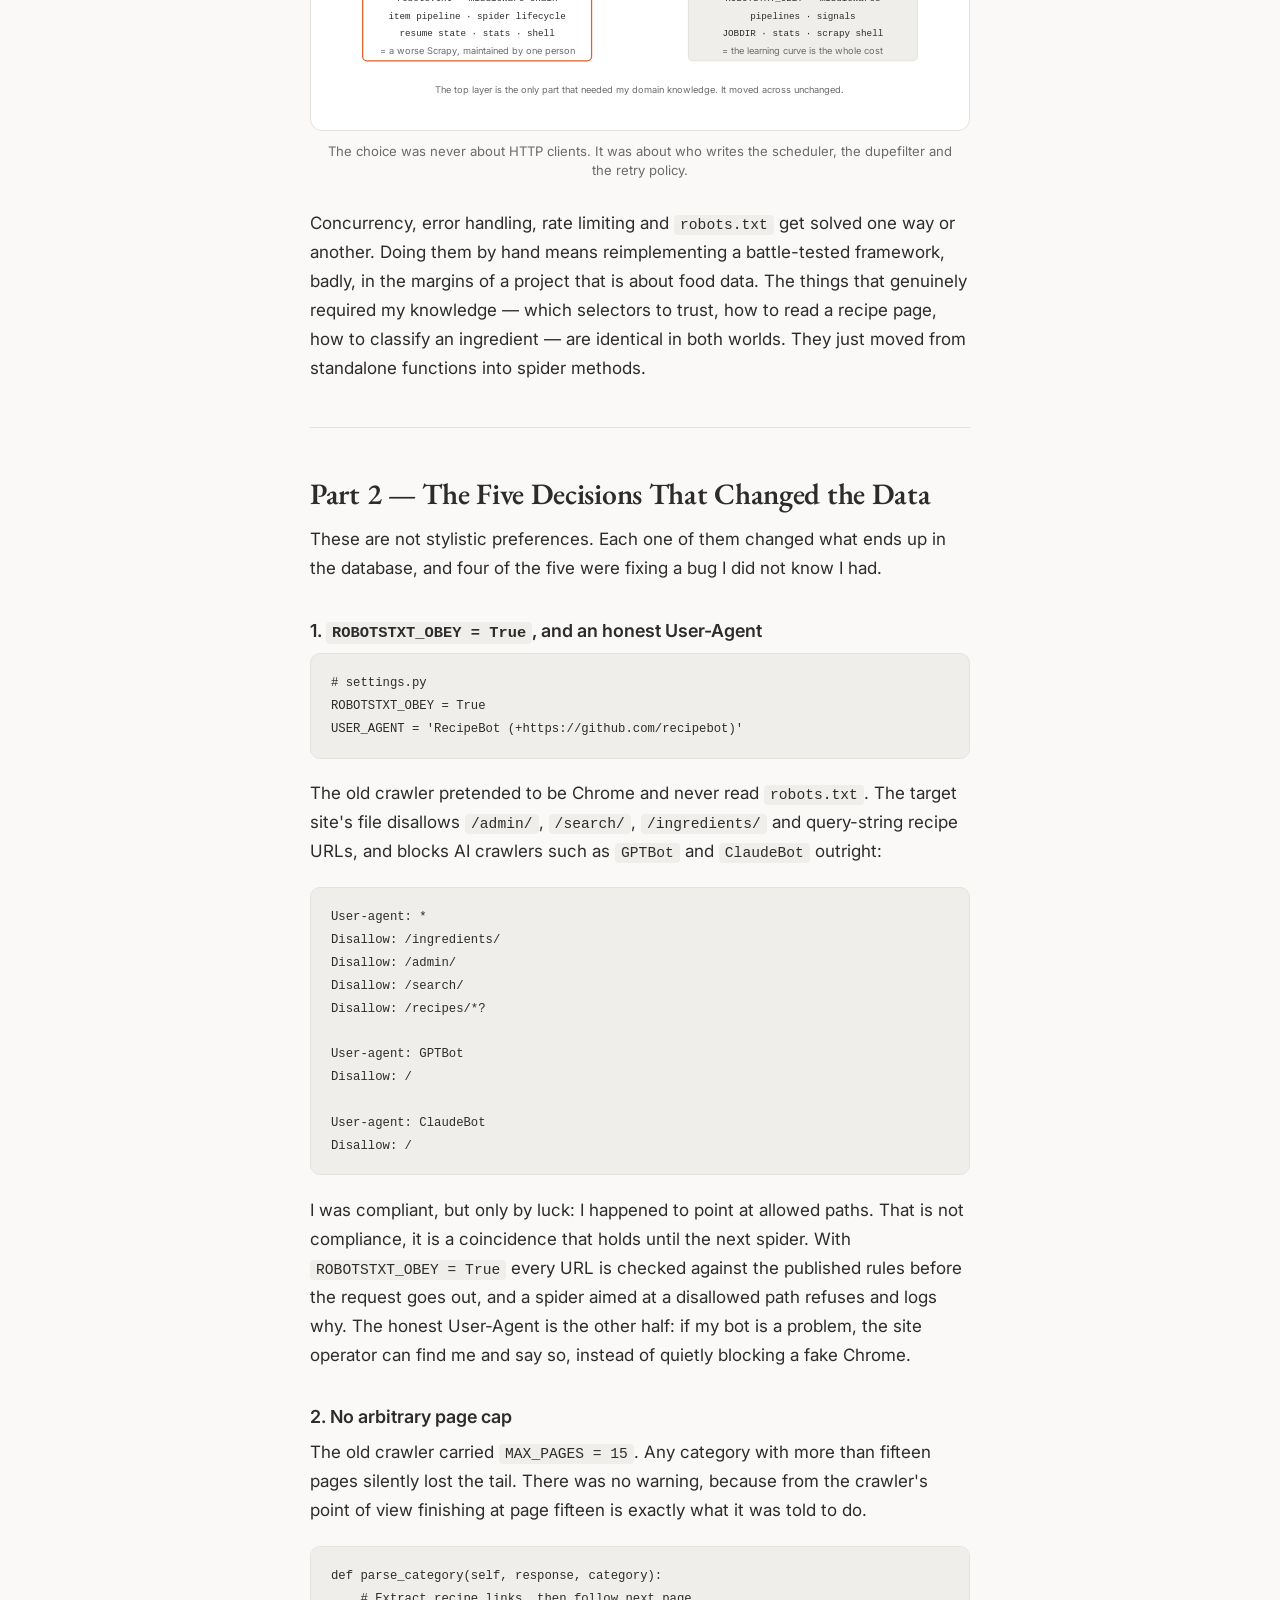
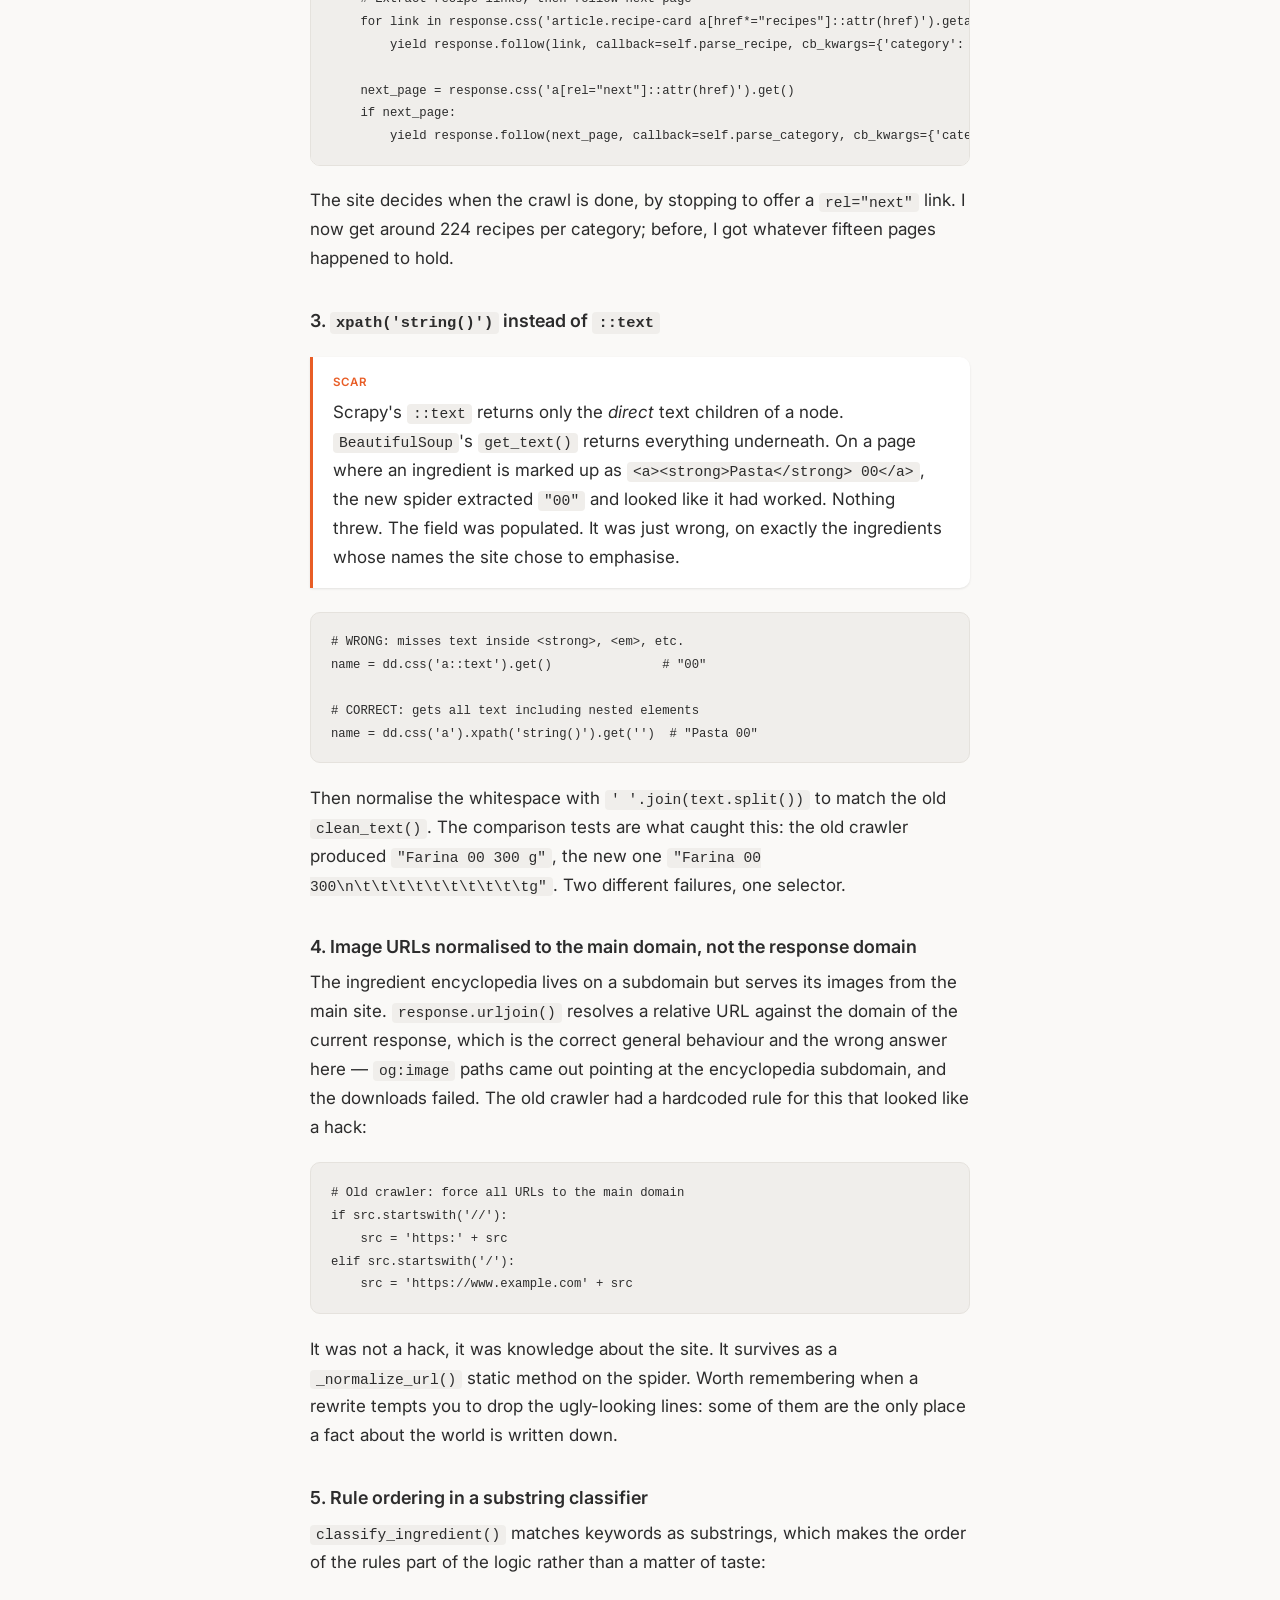
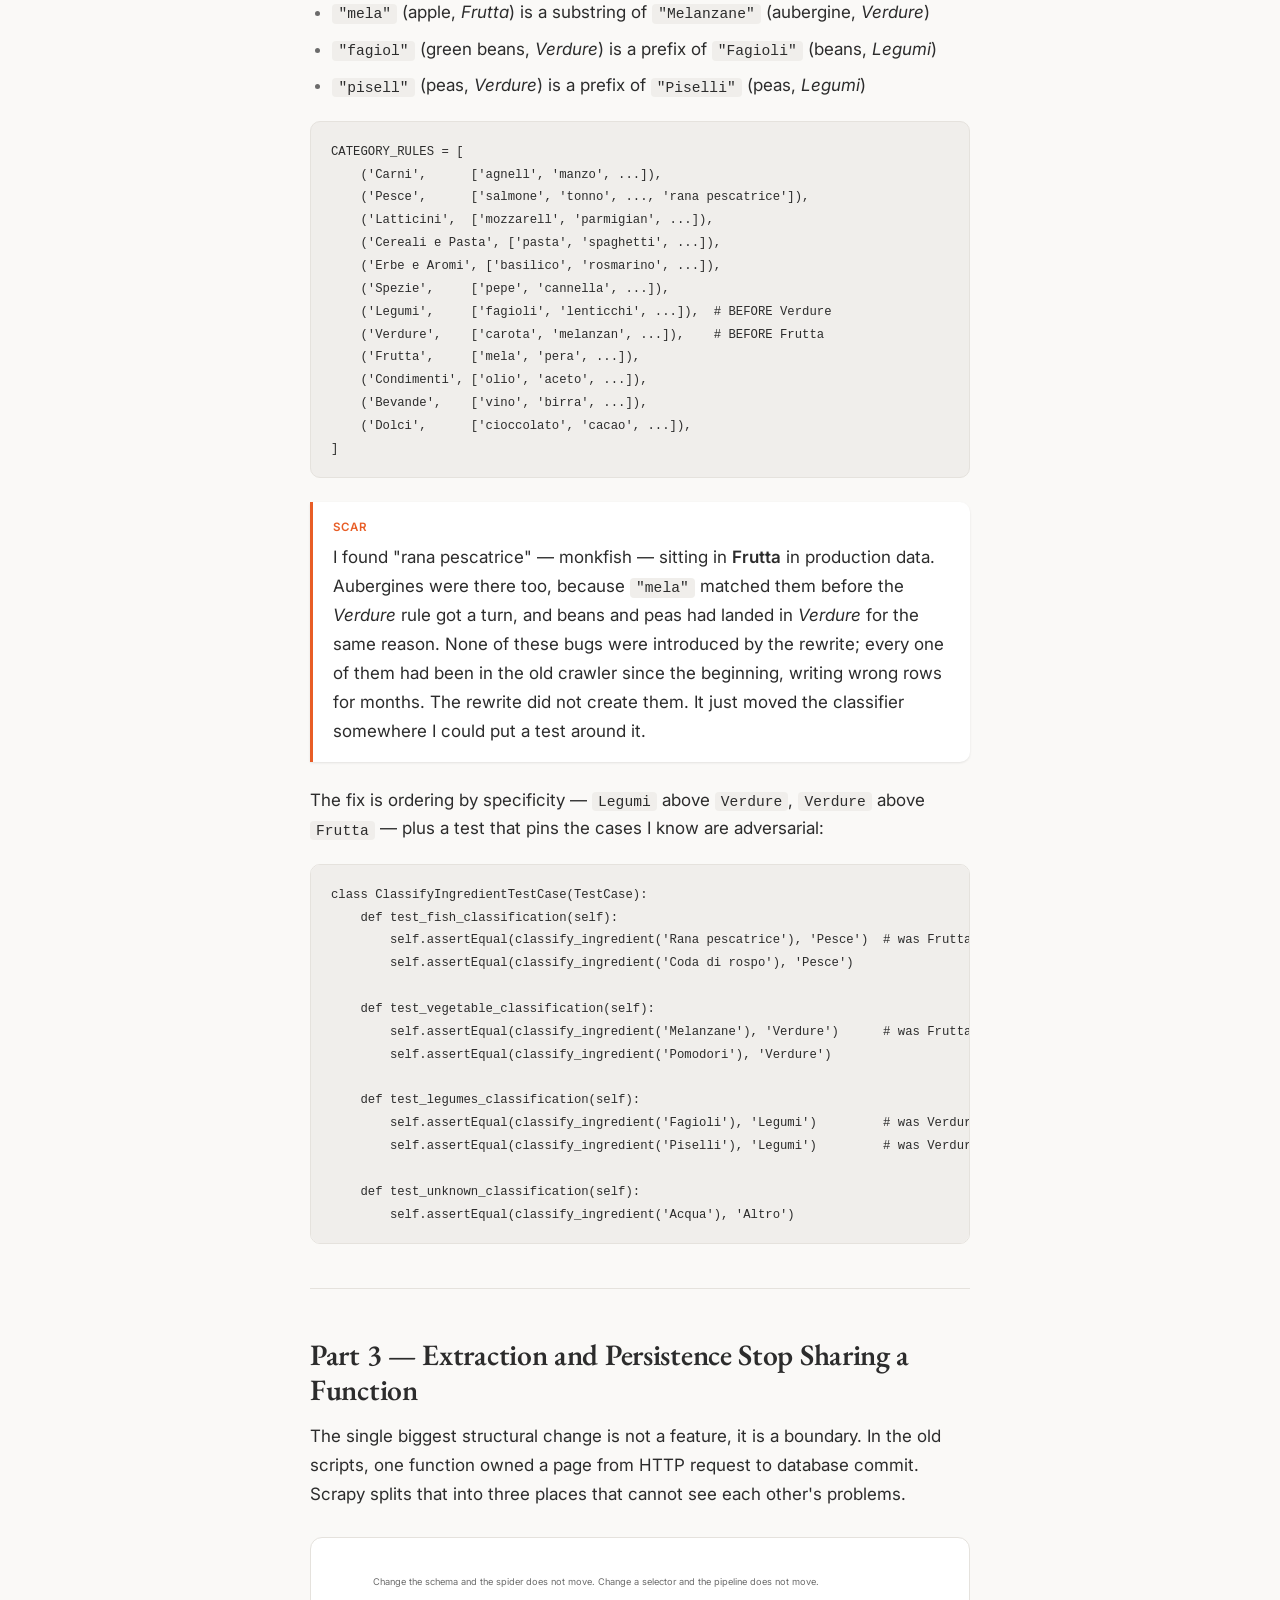
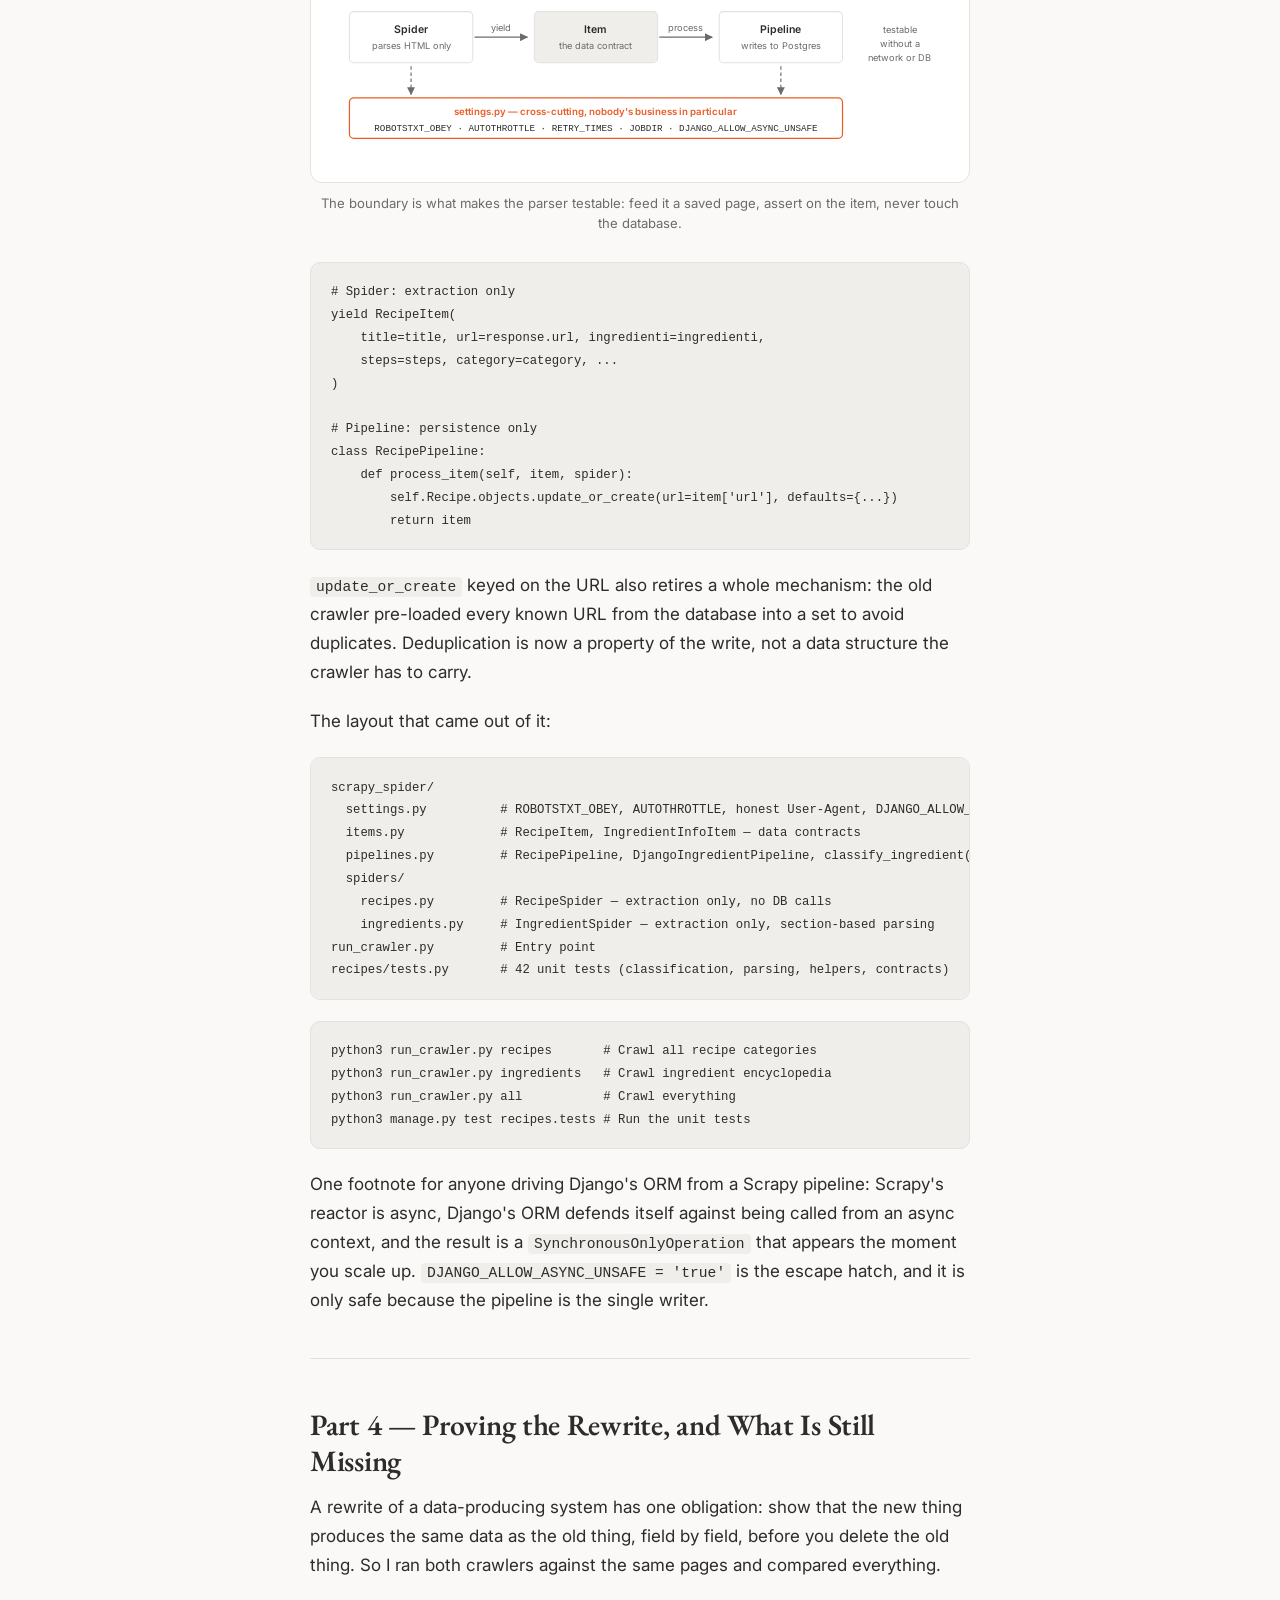
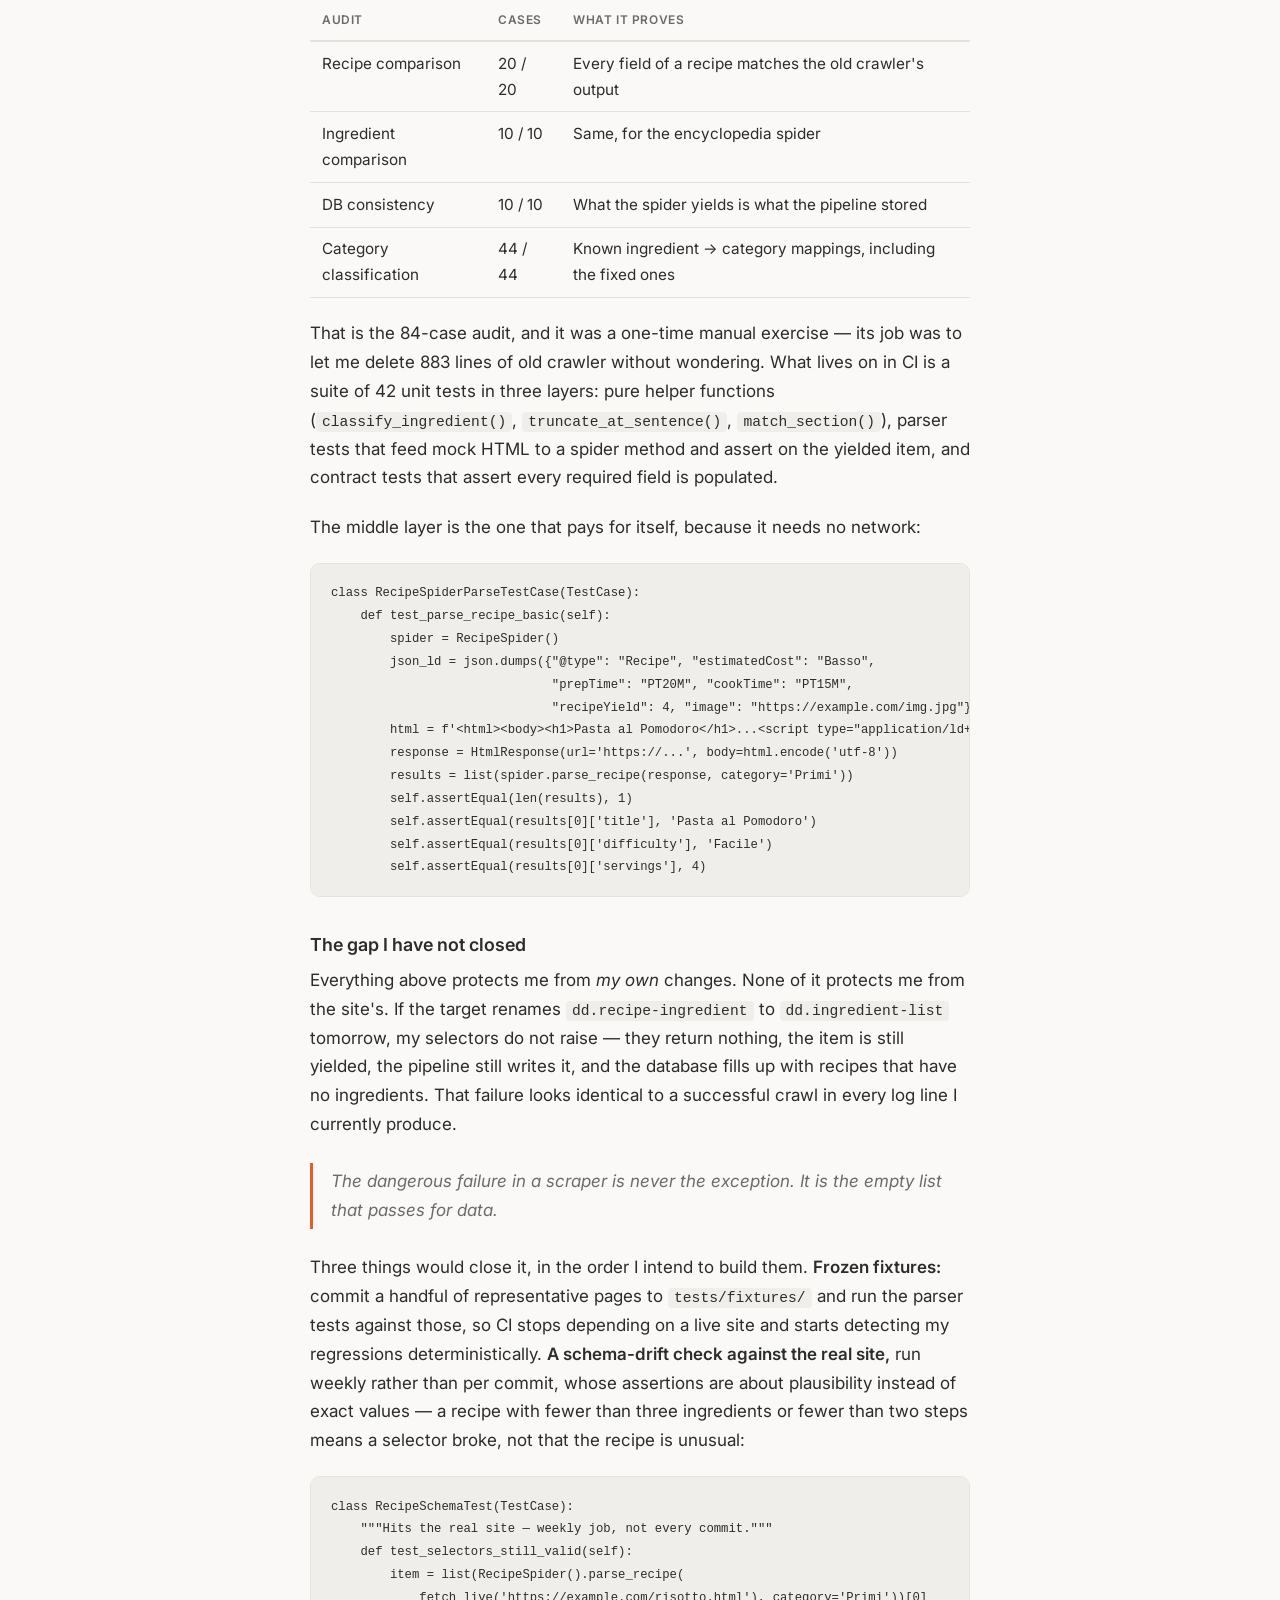
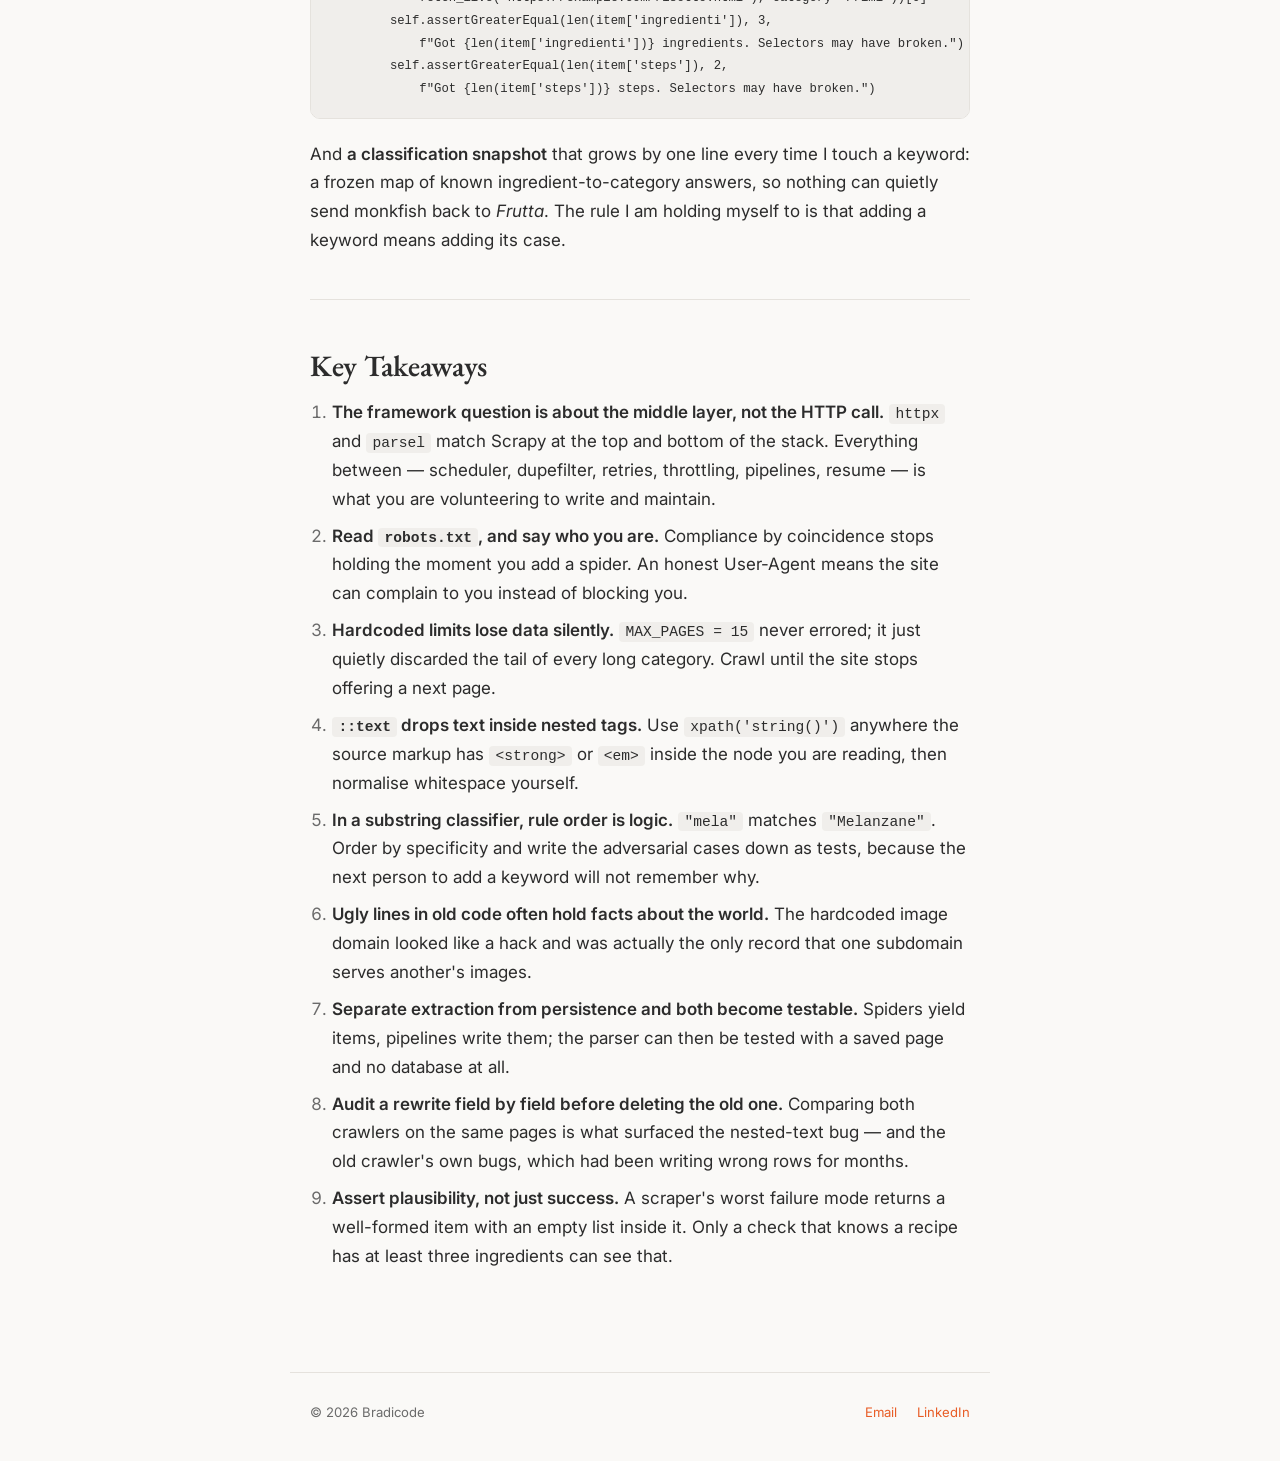
<file: posts/crawling-with-scrapy.html>
<!DOCTYPE html>
<html lang="en" data-theme="light">
<head>
  <meta charset="UTF-8">
  <meta name="viewport" content="width=device-width, initial-scale=1.0">
  <title>The Bugs I Couldn't See: Rewriting a Scraper in Scrapy &mdash; Bradicode</title>
  <link rel="stylesheet" href="../style.css">
</head>
<body>
  <nav id="nav-slot"></nav>

  <main>
    <a href="index.html" class="back-link">&larr; All posts</a>

    <article>
      <div class="post-header">
        <h1>The Bugs I Couldn't See: Rewriting a Scraper in Scrapy</h1>
        <div class="post-meta">
          <span>April 2026</span>
          <span class="dot">&middot;</span>
          <span>16 min read</span>
        </div>
      </div>

      <p>My first scraper worked. That was the problem. It ran, it finished, it filled the database with 848 recipes and 230 ingredients, and it never once told me that a fifth of some categories was missing, that ingredient names were losing the words wrapped in <code>&lt;strong&gt;</code>, or that monkfish had been filed under fruit. A scraper that crashes teaches you something. A scraper that quietly returns <em>almost</em> the right data teaches you nothing until you go looking.</p>

      <p>I went looking while rewriting the whole thing in Scrapy for my food AI platform &mdash; a side project that started for fun and got interesting. This post is the argument for the framework, the five decisions that changed what ended up in the database, and the 84-test audit I ran to prove the new spiders produced the same data as the old scripts. Including the parts where they did not, which is the whole reason the audit existed.</p>

      <hr>

      <h2>Part 1 &mdash; The Two Scripts That Worked</h2>

      <p>The original setup was two standalone Python files: <code>crawler.py</code> (335 lines) and <code>ingredient_crawler.py</code> (548 lines). Each one used a <code>requests.Session()</code> with a spoofed Chrome User-Agent, hand-written exponential backoff, hardcoded <code>time.sleep(0.5)</code> between requests, and a single function per page that fetched the URL, parsed the HTML, extracted the fields, downloaded the image, wrote to the database and printed progress.</p>

      <p>Nothing about that is unreasonable for the first version. It becomes unreasonable at the point where you want a second spider, or concurrency, or to run it on a schedule. Every improvement I wanted &mdash; parallel requests, a retry policy I could reason about, rate limiting that responds to the server instead of a guess, <code>robots.txt</code> compliance, resuming after a crash &mdash; was a component I would have to write, and each one has already been written better somewhere else.</p>

      <h3>Why not just add <code>httpx</code>?</h3>

      <p>This was the option I took seriously. <code>httpx</code> gives you async HTTP; <code>parsel</code> gives you CSS and XPath selectors, and it is literally the same selector library Scrapy uses. It looks like the lightweight answer. The problem is what sits between those two pieces.</p>

      <figure>
        <div class="diagram-scroll">
<svg class="diagram" viewBox="0 0 720 300" role="img" aria-label="Layers you must build yourself with httpx and parsel, versus layers Scrapy provides">
          <defs>
            <marker id="arr-stack" viewBox="0 0 10 10" refX="9" refY="5" markerWidth="7" markerHeight="7" orient="auto-start-reverse">
              <path d="M0,0 L10,5 L0,10 z" class="d-arrowhead"/>
            </marker>
          </defs>

          <text x="175" y="24" text-anchor="middle" class="d-text-b">httpx + parsel</text>
          <text x="545" y="24" text-anchor="middle" class="d-text-b">Scrapy</text>

          <rect x="45" y="40" width="260" height="34" rx="5" class="d-box-accent"/>
          <text x="175" y="61" text-anchor="middle" class="d-text-inv">extraction &amp; classification</text>

          <rect x="415" y="40" width="260" height="34" rx="5" class="d-box-accent"/>
          <text x="545" y="61" text-anchor="middle" class="d-text-inv">extraction &amp; classification</text>

          <rect x="45" y="86" width="260" height="150" rx="5" class="d-box-outline"/>
          <text x="175" y="106" text-anchor="middle" class="d-text-accent">you write all of this</text>
          <text x="175" y="128" text-anchor="middle" class="d-mono">scheduler &middot; dupefilter</text>
          <text x="175" y="148" text-anchor="middle" class="d-mono">retry &middot; backoff &middot; throttling</text>
          <text x="175" y="168" text-anchor="middle" class="d-mono">robots.txt &middot; middleware chain</text>
          <text x="175" y="188" text-anchor="middle" class="d-mono">item pipeline &middot; spider lifecycle</text>
          <text x="175" y="208" text-anchor="middle" class="d-mono">resume state &middot; stats &middot; shell</text>
          <text x="175" y="228" text-anchor="middle" class="d-text-sm">= a worse Scrapy, maintained by one person</text>

          <rect x="415" y="86" width="260" height="150" rx="5" class="d-box-soft"/>
          <text x="545" y="106" text-anchor="middle" class="d-text-sm">already there, configured in settings</text>
          <text x="545" y="128" text-anchor="middle" class="d-mono">scheduler &middot; dupefilter</text>
          <text x="545" y="148" text-anchor="middle" class="d-mono">RETRY_TIMES &middot; AUTOTHROTTLE</text>
          <text x="545" y="168" text-anchor="middle" class="d-mono">ROBOTSTXT_OBEY &middot; middlewares</text>
          <text x="545" y="188" text-anchor="middle" class="d-mono">pipelines &middot; signals</text>
          <text x="545" y="208" text-anchor="middle" class="d-mono">JOBDIR &middot; stats &middot; scrapy shell</text>
          <text x="545" y="228" text-anchor="middle" class="d-text-sm">= the learning curve is the whole cost</text>

          <line x1="315" y1="57" x2="405" y2="57" class="d-line d-dash" marker-end="url(#arr-stack)"/>
          <text x="360" y="50" text-anchor="middle" class="d-text-sm">identical</text>

          <text x="360" y="272" text-anchor="middle" class="d-text-sm">The top layer is the only part that needed my domain knowledge. It moved across unchanged.</text>
        </svg>
        </div>
        <figcaption>The choice was never about HTTP clients. It was about who writes the scheduler, the dupefilter and the retry policy.</figcaption>
      </figure>

      <p>Concurrency, error handling, rate limiting and <code>robots.txt</code> get solved one way or another. Doing them by hand means reimplementing a battle-tested framework, badly, in the margins of a project that is about food data. The things that genuinely required my knowledge &mdash; which selectors to trust, how to read a recipe page, how to classify an ingredient &mdash; are identical in both worlds. They just moved from standalone functions into spider methods.</p>

      <hr>

      <h2>Part 2 &mdash; The Five Decisions That Changed the Data</h2>

      <p>These are not stylistic preferences. Each one of them changed what ends up in the database, and four of the five were fixing a bug I did not know I had.</p>

      <h3>1. <code>ROBOTSTXT_OBEY = True</code>, and an honest User-Agent</h3>

      <pre><code># settings.py
ROBOTSTXT_OBEY = True
USER_AGENT = 'RecipeBot (+https://github.com/recipebot)'</code></pre>

      <p>The old crawler pretended to be Chrome and never read <code>robots.txt</code>. The target site's file disallows <code>/admin/</code>, <code>/search/</code>, <code>/ingredients/</code> and query-string recipe URLs, and blocks AI crawlers such as <code>GPTBot</code> and <code>ClaudeBot</code> outright:</p>

      <pre><code>User-agent: *
Disallow: /ingredients/
Disallow: /admin/
Disallow: /search/
Disallow: /recipes/*?

User-agent: GPTBot
Disallow: /

User-agent: ClaudeBot
Disallow: /</code></pre>

      <p>I was compliant, but only by luck: I happened to point at allowed paths. That is not compliance, it is a coincidence that holds until the next spider. With <code>ROBOTSTXT_OBEY = True</code> every URL is checked against the published rules before the request goes out, and a spider aimed at a disallowed path refuses and logs why. The honest User-Agent is the other half: if my bot is a problem, the site operator can find me and say so, instead of quietly blocking a fake Chrome.</p>

      <h3>2. No arbitrary page cap</h3>

      <p>The old crawler carried <code>MAX_PAGES = 15</code>. Any category with more than fifteen pages silently lost the tail. There was no warning, because from the crawler's point of view finishing at page fifteen is exactly what it was told to do.</p>

      <pre><code>def parse_category(self, response, category):
    # Extract recipe links, then follow next page
    for link in response.css('article.recipe-card a[href*="recipes"]::attr(href)').getall():
        yield response.follow(link, callback=self.parse_recipe, cb_kwargs={'category': category})

    next_page = response.css('a[rel="next"]::attr(href)').get()
    if next_page:
        yield response.follow(next_page, callback=self.parse_category, cb_kwargs={'category': category})</code></pre>

      <p>The site decides when the crawl is done, by stopping to offer a <code>rel="next"</code> link. I now get around 224 recipes per category; before, I got whatever fifteen pages happened to hold.</p>

      <h3>3. <code>xpath('string()')</code> instead of <code>::text</code></h3>

      <div class="callout">
        <div class="callout-label">Scar</div>
        <p>Scrapy's <code>::text</code> returns only the <em>direct</em> text children of a node. <code>BeautifulSoup</code>'s <code>get_text()</code> returns everything underneath. On a page where an ingredient is marked up as <code>&lt;a&gt;&lt;strong&gt;Pasta&lt;/strong&gt; 00&lt;/a&gt;</code>, the new spider extracted <code>"00"</code> and looked like it had worked. Nothing threw. The field was populated. It was just wrong, on exactly the ingredients whose names the site chose to emphasise.</p>
      </div>

      <pre><code># WRONG: misses text inside &lt;strong&gt;, &lt;em&gt;, etc.
name = dd.css('a::text').get()               # "00"

# CORRECT: gets all text including nested elements
name = dd.css('a').xpath('string()').get('')  # "Pasta 00"</code></pre>

      <p>Then normalise the whitespace with <code>' '.join(text.split())</code> to match the old <code>clean_text()</code>. The comparison tests are what caught this: the old crawler produced <code>"Farina 00 300 g"</code>, the new one <code>"Farina 00 300\n\t\t\t\t\t\t\t\t\t\tg"</code>. Two different failures, one selector.</p>

      <h3>4. Image URLs normalised to the main domain, not the response domain</h3>

      <p>The ingredient encyclopedia lives on a subdomain but serves its images from the main site. <code>response.urljoin()</code> resolves a relative URL against the domain of the current response, which is the correct general behaviour and the wrong answer here &mdash; <code>og:image</code> paths came out pointing at the encyclopedia subdomain, and the downloads failed. The old crawler had a hardcoded rule for this that looked like a hack:</p>

      <pre><code># Old crawler: force all URLs to the main domain
if src.startswith('//'):
    src = 'https:' + src
elif src.startswith('/'):
    src = 'https://www.example.com' + src</code></pre>

      <p>It was not a hack, it was knowledge about the site. It survives as a <code>_normalize_url()</code> static method on the spider. Worth remembering when a rewrite tempts you to drop the ugly-looking lines: some of them are the only place a fact about the world is written down.</p>

      <h3>5. Rule ordering in a substring classifier</h3>

      <p><code>classify_ingredient()</code> matches keywords as substrings, which makes the order of the rules part of the logic rather than a matter of taste:</p>

      <ul>
        <li><code>"mela"</code> (apple, <em>Frutta</em>) is a substring of <code>"Melanzane"</code> (aubergine, <em>Verdure</em>)</li>
        <li><code>"fagiol"</code> (green beans, <em>Verdure</em>) is a prefix of <code>"Fagioli"</code> (beans, <em>Legumi</em>)</li>
        <li><code>"pisell"</code> (peas, <em>Verdure</em>) is a prefix of <code>"Piselli"</code> (peas, <em>Legumi</em>)</li>
      </ul>

      <pre><code>CATEGORY_RULES = [
    ('Carni',      ['agnell', 'manzo', ...]),
    ('Pesce',      ['salmone', 'tonno', ..., 'rana pescatrice']),
    ('Latticini',  ['mozzarell', 'parmigian', ...]),
    ('Cereali e Pasta', ['pasta', 'spaghetti', ...]),
    ('Erbe e Aromi', ['basilico', 'rosmarino', ...]),
    ('Spezie',     ['pepe', 'cannella', ...]),
    ('Legumi',     ['fagioli', 'lenticchi', ...]),  # BEFORE Verdure
    ('Verdure',    ['carota', 'melanzan', ...]),    # BEFORE Frutta
    ('Frutta',     ['mela', 'pera', ...]),
    ('Condimenti', ['olio', 'aceto', ...]),
    ('Bevande',    ['vino', 'birra', ...]),
    ('Dolci',      ['cioccolato', 'cacao', ...]),
]</code></pre>

      <div class="callout">
        <div class="callout-label">Scar</div>
        <p>I found "rana pescatrice" &mdash; monkfish &mdash; sitting in <strong>Frutta</strong> in production data. Aubergines were there too, because <code>"mela"</code> matched them before the <em>Verdure</em> rule got a turn, and beans and peas had landed in <em>Verdure</em> for the same reason. None of these bugs were introduced by the rewrite; every one of them had been in the old crawler since the beginning, writing wrong rows for months. The rewrite did not create them. It just moved the classifier somewhere I could put a test around it.</p>
      </div>

      <p>The fix is ordering by specificity &mdash; <code>Legumi</code> above <code>Verdure</code>, <code>Verdure</code> above <code>Frutta</code> &mdash; plus a test that pins the cases I know are adversarial:</p>

      <pre><code>class ClassifyIngredientTestCase(TestCase):
    def test_fish_classification(self):
        self.assertEqual(classify_ingredient('Rana pescatrice'), 'Pesce')  # was Frutta
        self.assertEqual(classify_ingredient('Coda di rospo'), 'Pesce')

    def test_vegetable_classification(self):
        self.assertEqual(classify_ingredient('Melanzane'), 'Verdure')      # was Frutta
        self.assertEqual(classify_ingredient('Pomodori'), 'Verdure')

    def test_legumes_classification(self):
        self.assertEqual(classify_ingredient('Fagioli'), 'Legumi')         # was Verdure
        self.assertEqual(classify_ingredient('Piselli'), 'Legumi')         # was Verdure

    def test_unknown_classification(self):
        self.assertEqual(classify_ingredient('Acqua'), 'Altro')</code></pre>

      <hr>

      <h2>Part 3 &mdash; Extraction and Persistence Stop Sharing a Function</h2>

      <p>The single biggest structural change is not a feature, it is a boundary. In the old scripts, one function owned a page from HTTP request to database commit. Scrapy splits that into three places that cannot see each other's problems.</p>

      <figure>
        <div class="diagram-scroll">
<svg class="diagram" viewBox="0 0 720 250" role="img" aria-label="Spider yields items, pipeline persists them, settings configure the middleware">
          <defs>
            <marker id="arr-flow" viewBox="0 0 10 10" refX="9" refY="5" markerWidth="7" markerHeight="7" orient="auto-start-reverse">
              <path d="M0,0 L10,5 L0,10 z" class="d-arrowhead"/>
            </marker>
          </defs>

          <rect x="30" y="70" width="140" height="58" rx="5" class="d-box"/>
          <text x="100" y="94" text-anchor="middle" class="d-text-b">Spider</text>
          <text x="100" y="112" text-anchor="middle" class="d-text-sm">parses HTML only</text>

          <rect x="240" y="70" width="140" height="58" rx="5" class="d-box-soft"/>
          <text x="310" y="94" text-anchor="middle" class="d-text-b">Item</text>
          <text x="310" y="112" text-anchor="middle" class="d-text-sm">the data contract</text>

          <rect x="450" y="70" width="140" height="58" rx="5" class="d-box"/>
          <text x="520" y="94" text-anchor="middle" class="d-text-b">Pipeline</text>
          <text x="520" y="112" text-anchor="middle" class="d-text-sm">writes to Postgres</text>

          <line x1="172" y1="99" x2="232" y2="99" class="d-line" marker-end="url(#arr-flow)"/>
          <text x="202" y="92" text-anchor="middle" class="d-text-sm">yield</text>
          <line x1="382" y1="99" x2="442" y2="99" class="d-line" marker-end="url(#arr-flow)"/>
          <text x="412" y="92" text-anchor="middle" class="d-text-sm">process</text>

          <rect x="30" y="168" width="560" height="46" rx="5" class="d-box-outline"/>
          <text x="310" y="187" text-anchor="middle" class="d-text-accent">settings.py &mdash; cross-cutting, nobody's business in particular</text>
          <text x="310" y="205" text-anchor="middle" class="d-mono">ROBOTSTXT_OBEY &middot; AUTOTHROTTLE &middot; RETRY_TIMES &middot; JOBDIR &middot; DJANGO_ALLOW_ASYNC_UNSAFE</text>

          <line x1="100" y1="132" x2="100" y2="164" class="d-line d-dash" marker-end="url(#arr-flow)"/>
          <line x1="520" y1="132" x2="520" y2="164" class="d-line d-dash" marker-end="url(#arr-flow)"/>

          <text x="655" y="94" text-anchor="middle" class="d-text-sm">testable</text>
          <text x="655" y="110" text-anchor="middle" class="d-text-sm">without a</text>
          <text x="655" y="126" text-anchor="middle" class="d-text-sm">network or DB</text>

          <text x="310" y="40" text-anchor="middle" class="d-text-sm">Change the schema and the spider does not move. Change a selector and the pipeline does not move.</text>
        </svg>
        </div>
        <figcaption>The boundary is what makes the parser testable: feed it a saved page, assert on the item, never touch the database.</figcaption>
      </figure>

      <pre><code># Spider: extraction only
yield RecipeItem(
    title=title, url=response.url, ingredienti=ingredienti,
    steps=steps, category=category, ...
)

# Pipeline: persistence only
class RecipePipeline:
    def process_item(self, item, spider):
        self.Recipe.objects.update_or_create(url=item['url'], defaults={...})
        return item</code></pre>

      <p><code>update_or_create</code> keyed on the URL also retires a whole mechanism: the old crawler pre-loaded every known URL from the database into a set to avoid duplicates. Deduplication is now a property of the write, not a data structure the crawler has to carry.</p>

      <p>The layout that came out of it:</p>

      <pre><code>scrapy_spider/
  settings.py          # ROBOTSTXT_OBEY, AUTOTHROTTLE, honest User-Agent, DJANGO_ALLOW_ASYNC_UNSAFE
  items.py             # RecipeItem, IngredientInfoItem — data contracts
  pipelines.py         # RecipePipeline, DjangoIngredientPipeline, classify_ingredient()
  spiders/
    recipes.py         # RecipeSpider — extraction only, no DB calls
    ingredients.py     # IngredientSpider — extraction only, section-based parsing
run_crawler.py         # Entry point
recipes/tests.py       # 42 unit tests (classification, parsing, helpers, contracts)</code></pre>

      <pre><code>python3 run_crawler.py recipes       # Crawl all recipe categories
python3 run_crawler.py ingredients   # Crawl ingredient encyclopedia
python3 run_crawler.py all           # Crawl everything
python3 manage.py test recipes.tests # Run the unit tests</code></pre>

      <p>One footnote for anyone driving Django's ORM from a Scrapy pipeline: Scrapy's reactor is async, Django's ORM defends itself against being called from an async context, and the result is a <code>SynchronousOnlyOperation</code> that appears the moment you scale up. <code>DJANGO_ALLOW_ASYNC_UNSAFE = 'true'</code> is the escape hatch, and it is only safe because the pipeline is the single writer.</p>

      <hr>

      <h2>Part 4 &mdash; Proving the Rewrite, and What Is Still Missing</h2>

      <p>A rewrite of a data-producing system has one obligation: show that the new thing produces the same data as the old thing, field by field, before you delete the old thing. So I ran both crawlers against the same pages and compared everything.</p>

      <table>
        <thead>
          <tr><th>Audit</th><th>Cases</th><th>What it proves</th></tr>
        </thead>
        <tbody>
          <tr><td>Recipe comparison</td><td>20 / 20</td><td>Every field of a recipe matches the old crawler's output</td></tr>
          <tr><td>Ingredient comparison</td><td>10 / 10</td><td>Same, for the encyclopedia spider</td></tr>
          <tr><td>DB consistency</td><td>10 / 10</td><td>What the spider yields is what the pipeline stored</td></tr>
          <tr><td>Category classification</td><td>44 / 44</td><td>Known ingredient &rarr; category mappings, including the fixed ones</td></tr>
        </tbody>
      </table>

      <p>That is the 84-case audit, and it was a one-time manual exercise &mdash; its job was to let me delete 883 lines of old crawler without wondering. What lives on in CI is a suite of 42 unit tests in three layers: pure helper functions (<code>classify_ingredient()</code>, <code>truncate_at_sentence()</code>, <code>match_section()</code>), parser tests that feed mock HTML to a spider method and assert on the yielded item, and contract tests that assert every required field is populated.</p>

      <p>The middle layer is the one that pays for itself, because it needs no network:</p>

      <pre><code>class RecipeSpiderParseTestCase(TestCase):
    def test_parse_recipe_basic(self):
        spider = RecipeSpider()
        json_ld = json.dumps({"@type": "Recipe", "estimatedCost": "Basso",
                              "prepTime": "PT20M", "cookTime": "PT15M",
                              "recipeYield": 4, "image": "https://example.com/img.jpg"})
        html = f'&lt;html&gt;&lt;body&gt;&lt;h1&gt;Pasta al Pomodoro&lt;/h1&gt;...&lt;script type="application/ld+json"&gt;{json_ld}&lt;/script&gt;...&lt;/body&gt;&lt;/html&gt;'
        response = HtmlResponse(url='https://...', body=html.encode('utf-8'))
        results = list(spider.parse_recipe(response, category='Primi'))
        self.assertEqual(len(results), 1)
        self.assertEqual(results[0]['title'], 'Pasta al Pomodoro')
        self.assertEqual(results[0]['difficulty'], 'Facile')
        self.assertEqual(results[0]['servings'], 4)</code></pre>

      <h3>The gap I have not closed</h3>

      <p>Everything above protects me from <em>my own</em> changes. None of it protects me from the site's. If the target renames <code>dd.recipe-ingredient</code> to <code>dd.ingredient-list</code> tomorrow, my selectors do not raise &mdash; they return nothing, the item is still yielded, the pipeline still writes it, and the database fills up with recipes that have no ingredients. That failure looks identical to a successful crawl in every log line I currently produce.</p>

      <blockquote>The dangerous failure in a scraper is never the exception. It is the empty list that passes for data.</blockquote>

      <p>Three things would close it, in the order I intend to build them. <strong>Frozen fixtures:</strong> commit a handful of representative pages to <code>tests/fixtures/</code> and run the parser tests against those, so CI stops depending on a live site and starts detecting my regressions deterministically. <strong>A schema-drift check against the real site,</strong> run weekly rather than per commit, whose assertions are about plausibility instead of exact values &mdash; a recipe with fewer than three ingredients or fewer than two steps means a selector broke, not that the recipe is unusual:</p>

      <pre><code>class RecipeSchemaTest(TestCase):
    """Hits the real site — weekly job, not every commit."""
    def test_selectors_still_valid(self):
        item = list(RecipeSpider().parse_recipe(
            fetch_live('https://example.com/risotto.html'), category='Primi'))[0]
        self.assertGreaterEqual(len(item['ingredienti']), 3,
            f"Got {len(item['ingredienti'])} ingredients. Selectors may have broken.")
        self.assertGreaterEqual(len(item['steps']), 2,
            f"Got {len(item['steps'])} steps. Selectors may have broken.")</code></pre>

      <p>And <strong>a classification snapshot</strong> that grows by one line every time I touch a keyword: a frozen map of known ingredient-to-category answers, so nothing can quietly send monkfish back to <em>Frutta</em>. The rule I am holding myself to is that adding a keyword means adding its case.</p>

      <hr>

      <h2>Key Takeaways</h2>

      <ol>
        <li><strong>The framework question is about the middle layer, not the HTTP call.</strong> <code>httpx</code> and <code>parsel</code> match Scrapy at the top and bottom of the stack. Everything between &mdash; scheduler, dupefilter, retries, throttling, pipelines, resume &mdash; is what you are volunteering to write and maintain.</li>
        <li><strong>Read <code>robots.txt</code>, and say who you are.</strong> Compliance by coincidence stops holding the moment you add a spider. An honest User-Agent means the site can complain to you instead of blocking you.</li>
        <li><strong>Hardcoded limits lose data silently.</strong> <code>MAX_PAGES = 15</code> never errored; it just quietly discarded the tail of every long category. Crawl until the site stops offering a next page.</li>
        <li><strong><code>::text</code> drops text inside nested tags.</strong> Use <code>xpath('string()')</code> anywhere the source markup has <code>&lt;strong&gt;</code> or <code>&lt;em&gt;</code> inside the node you are reading, then normalise whitespace yourself.</li>
        <li><strong>In a substring classifier, rule order is logic.</strong> <code>"mela"</code> matches <code>"Melanzane"</code>. Order by specificity and write the adversarial cases down as tests, because the next person to add a keyword will not remember why.</li>
        <li><strong>Ugly lines in old code often hold facts about the world.</strong> The hardcoded image domain looked like a hack and was actually the only record that one subdomain serves another's images.</li>
        <li><strong>Separate extraction from persistence and both become testable.</strong> Spiders yield items, pipelines write them; the parser can then be tested with a saved page and no database at all.</li>
        <li><strong>Audit a rewrite field by field before deleting the old one.</strong> Comparing both crawlers on the same pages is what surfaced the nested-text bug &mdash; and the old crawler's own bugs, which had been writing wrong rows for months.</li>
        <li><strong>Assert plausibility, not just success.</strong> A scraper's worst failure mode returns a well-formed item with an empty list inside it. Only a check that knows a recipe has at least three ingredients can see that.</li>
      </ol>
    </article>
  </main>

  <footer id="footer-slot"></footer>

  <script src="../js/site.js"></script>
</body>
</html>
</file>
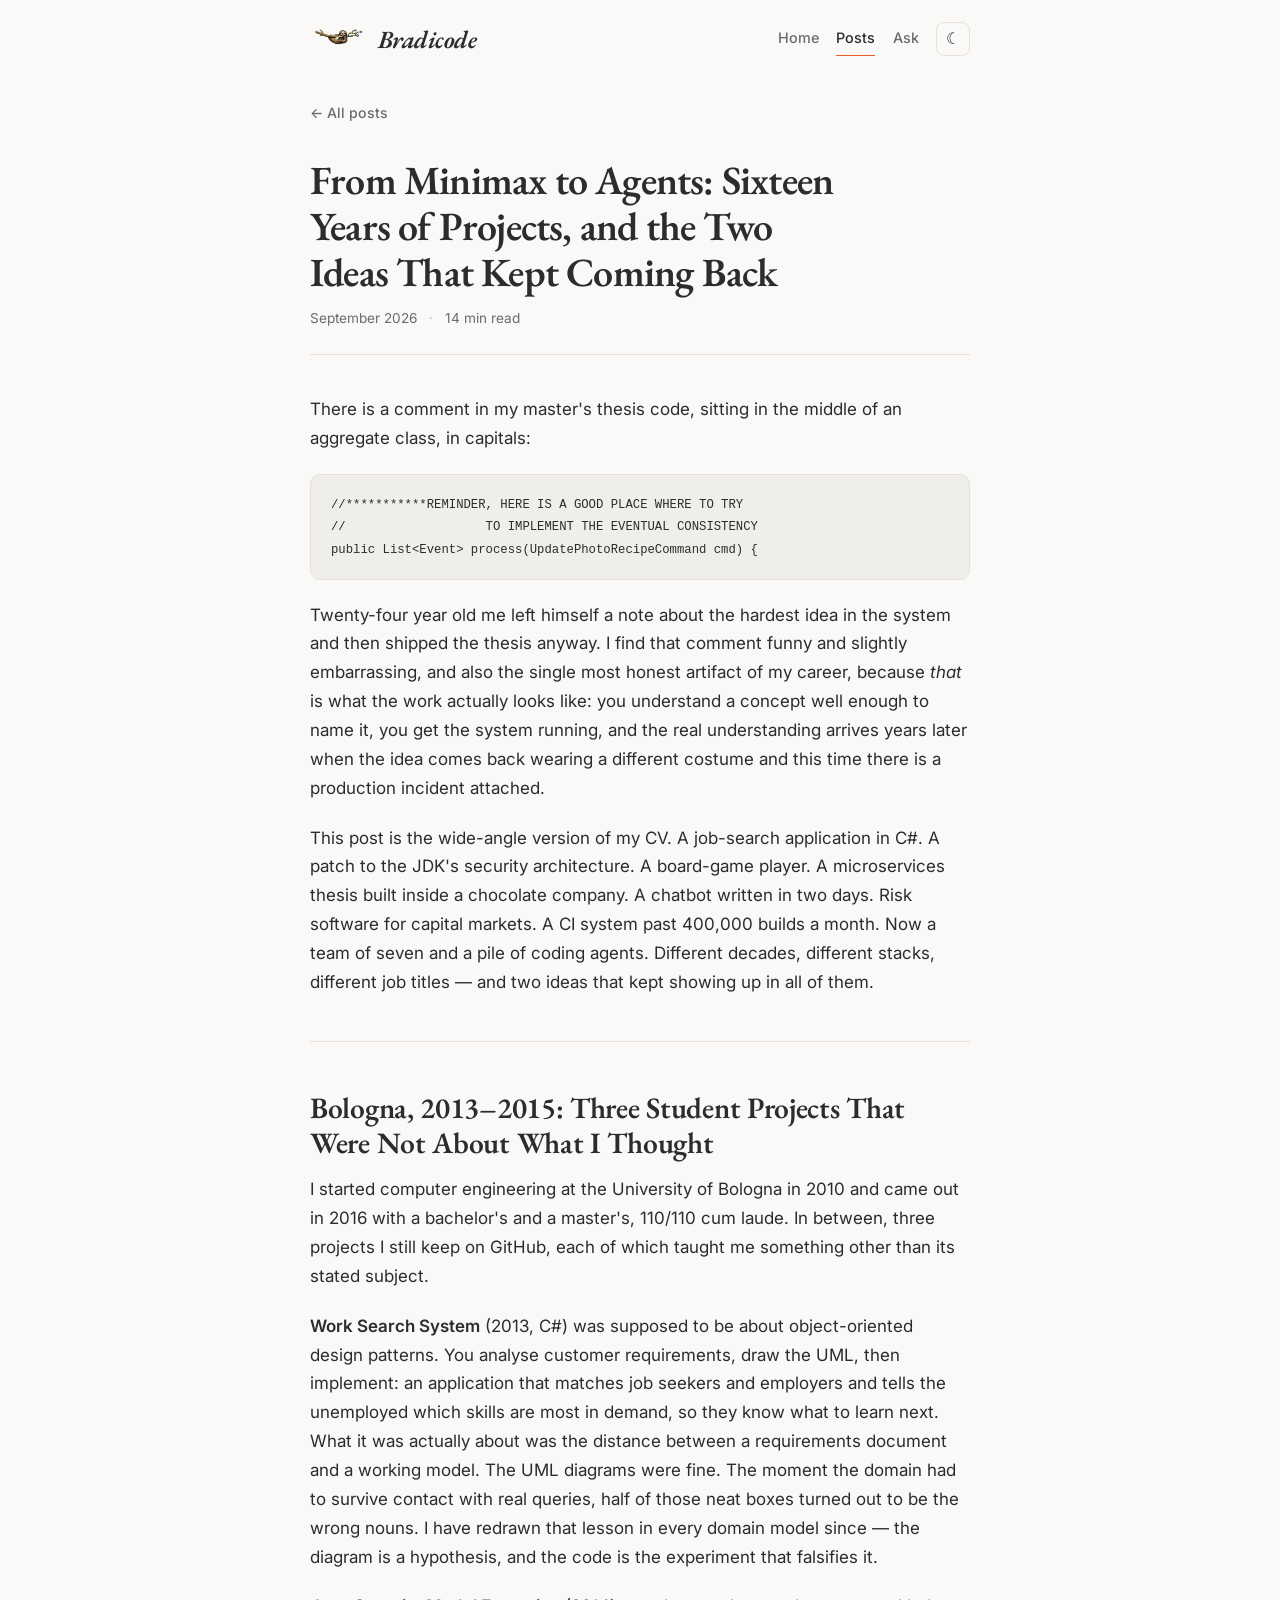
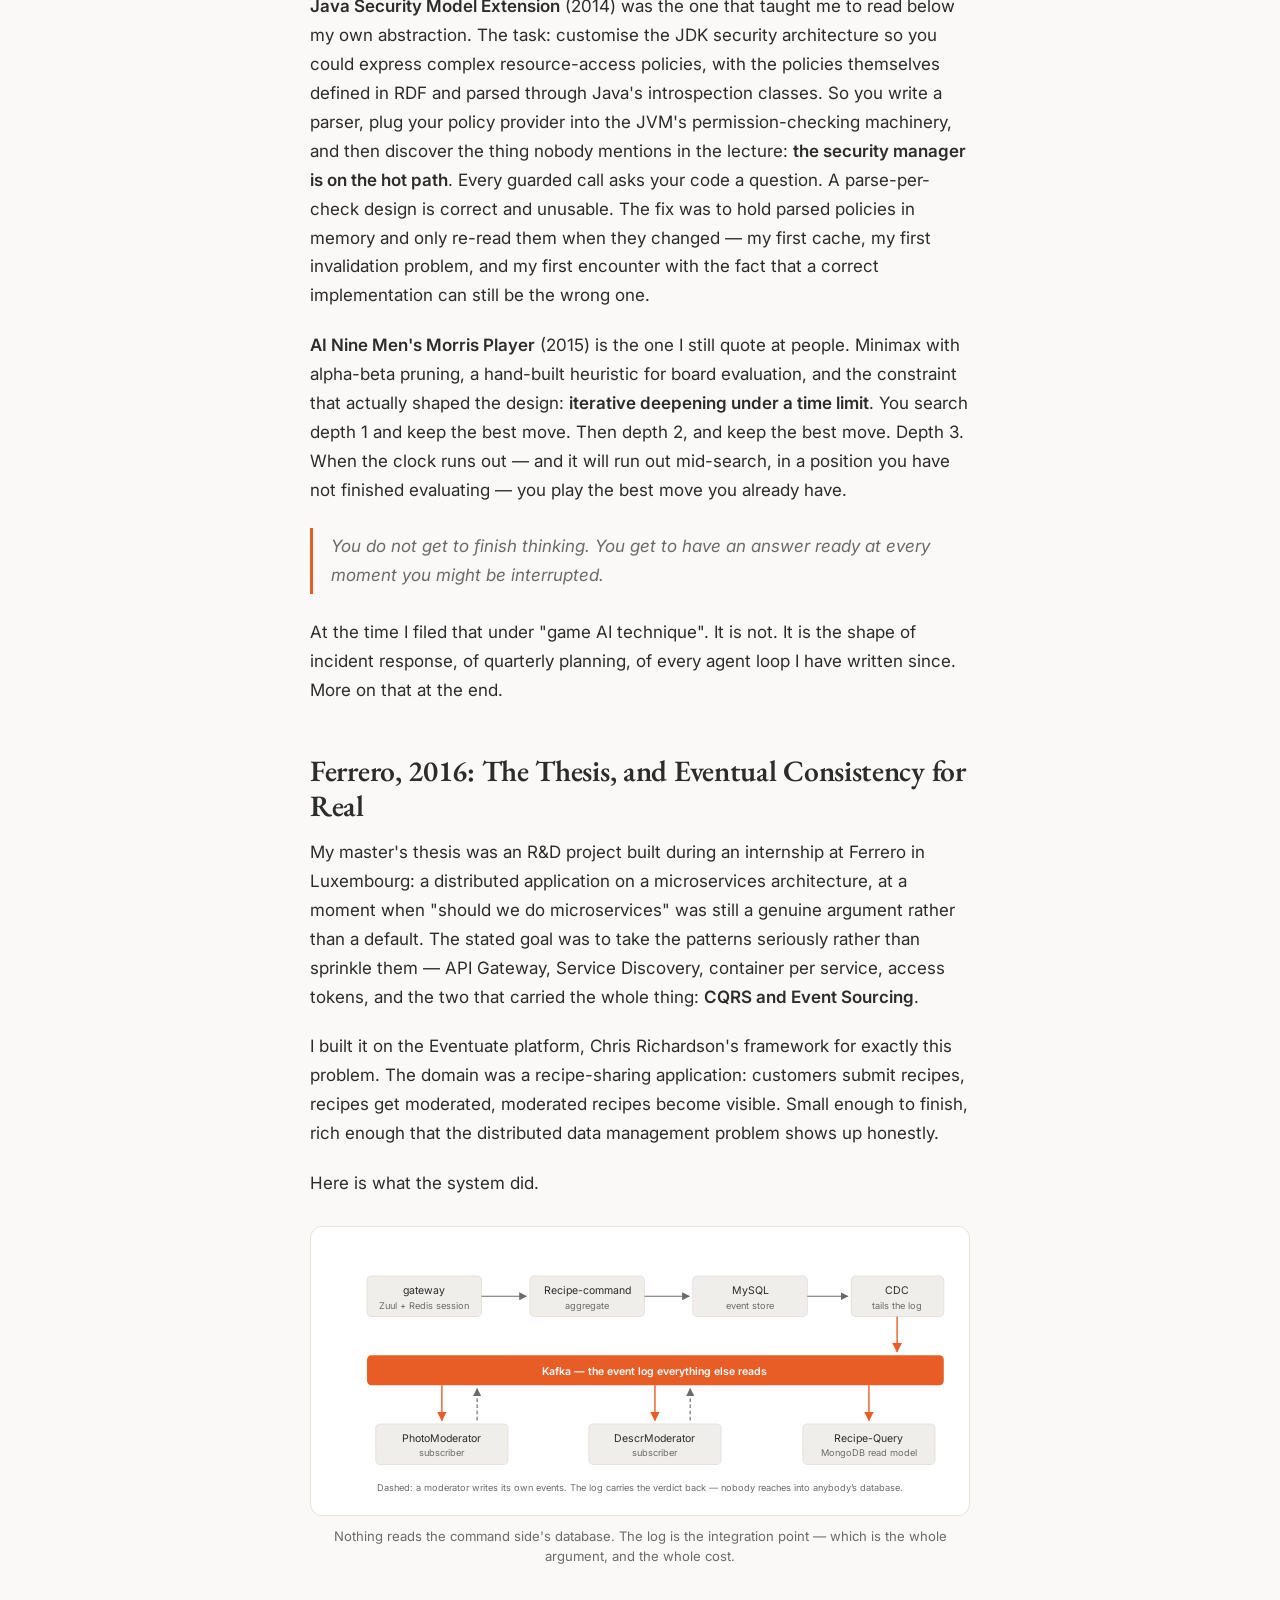
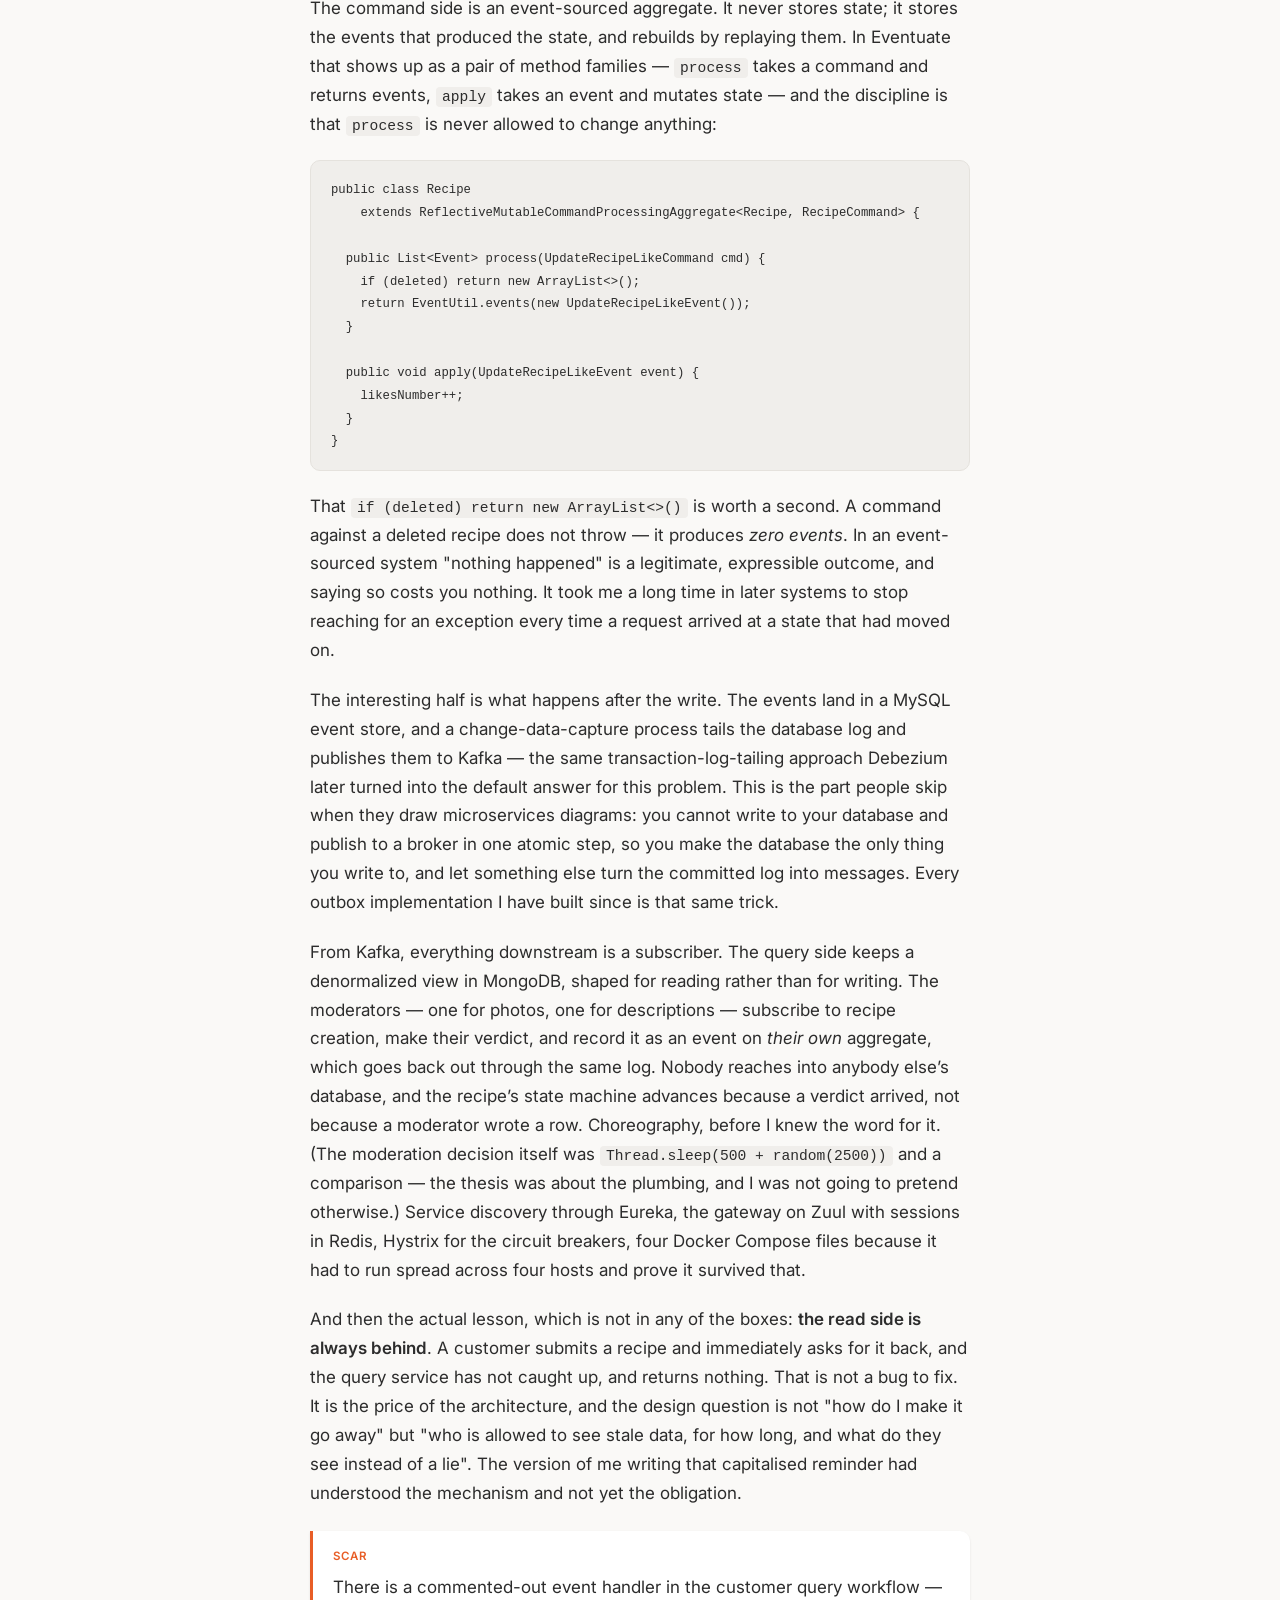
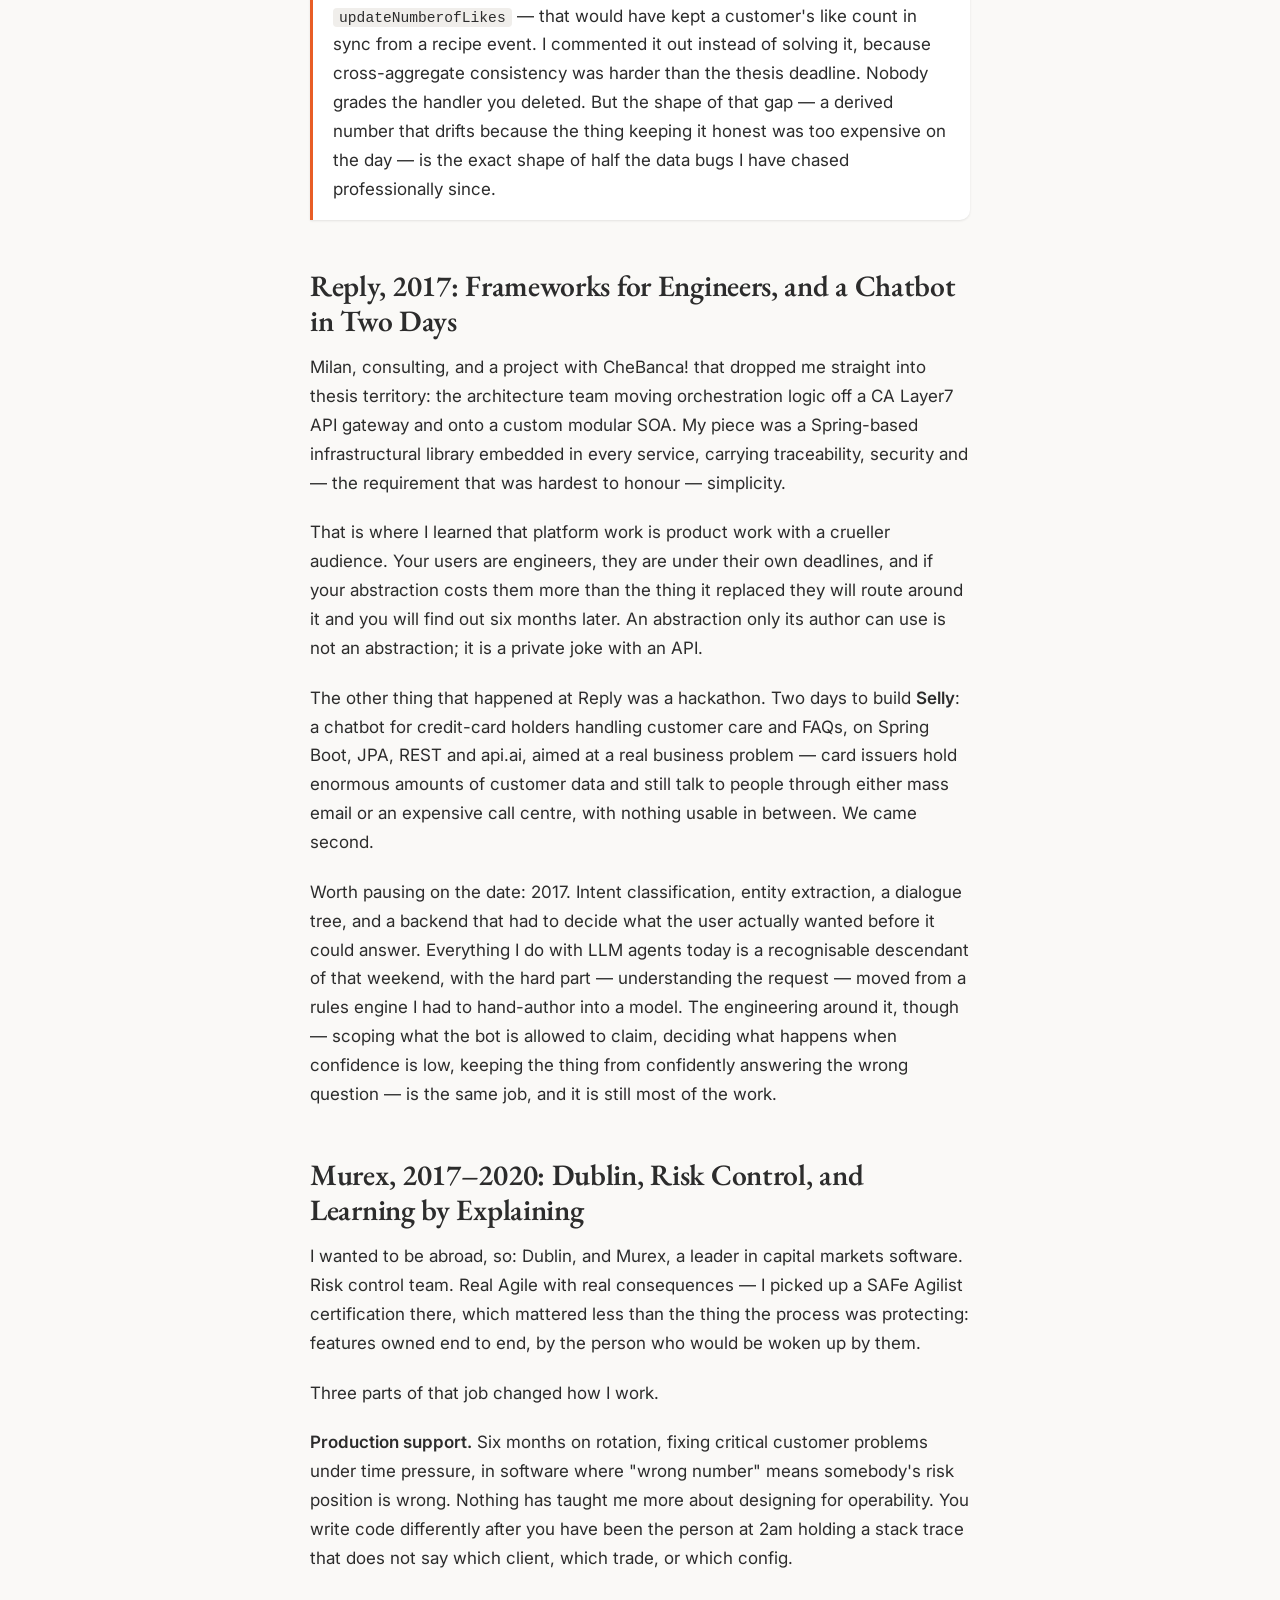
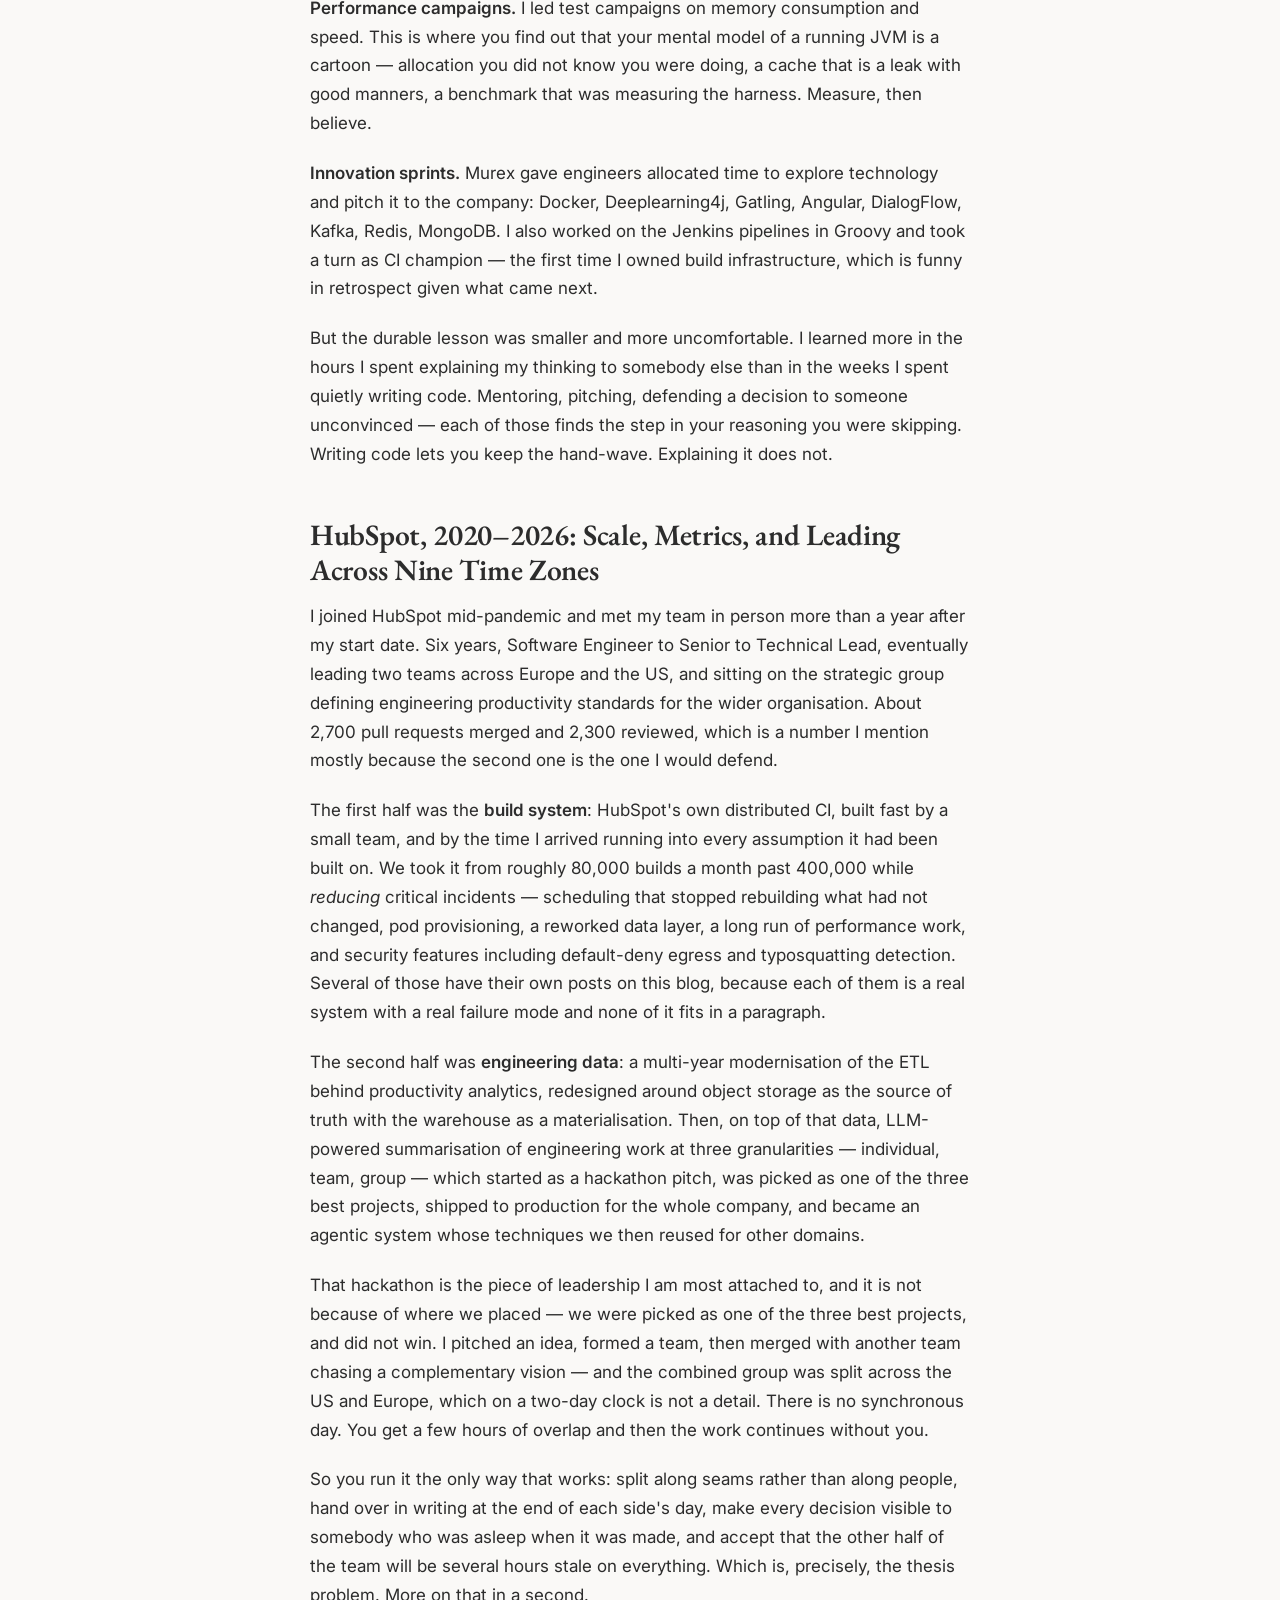
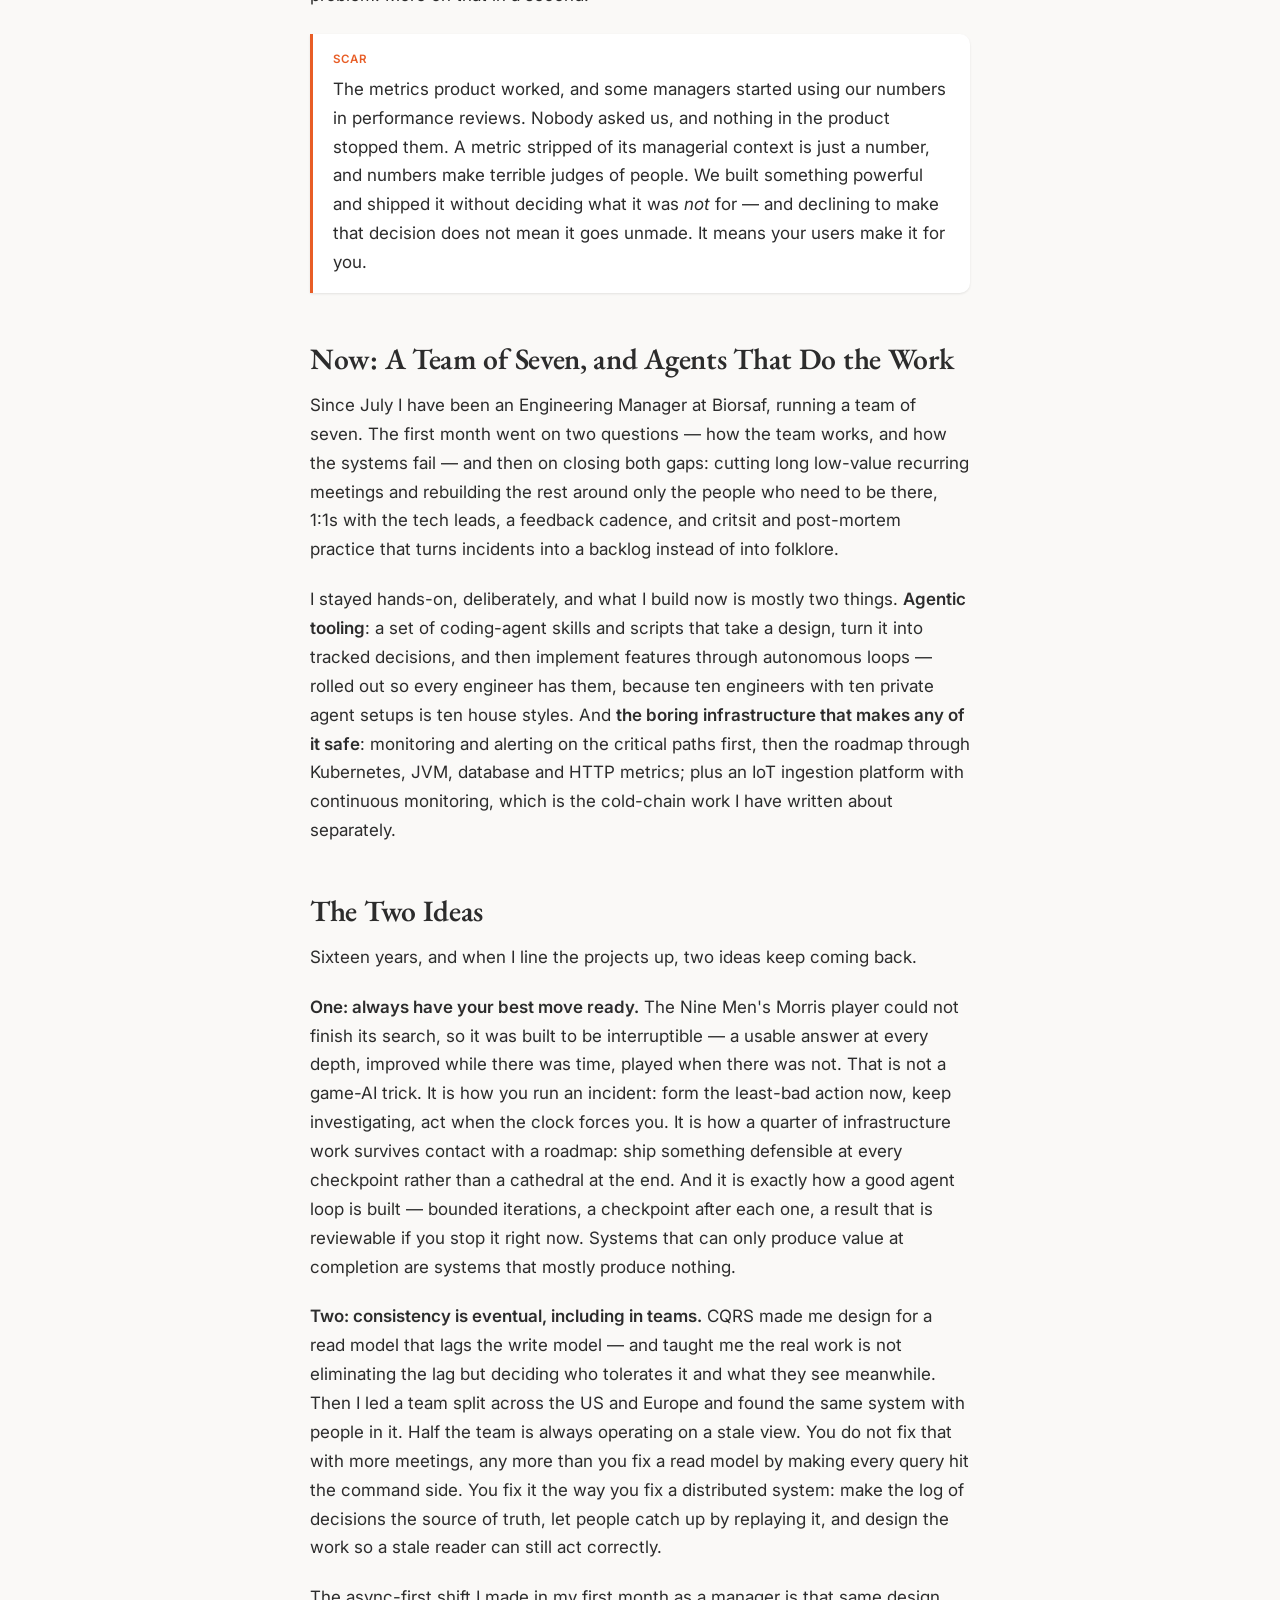
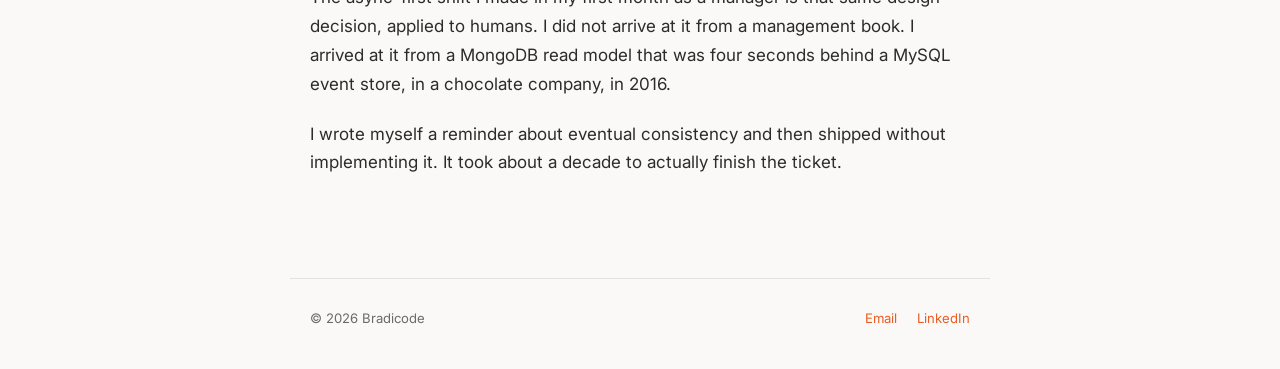
<file: posts/from-minimax-to-agents.html>
<!DOCTYPE html>
<html lang="en" data-theme="light">
<head>
  <meta charset="UTF-8">
  <meta name="viewport" content="width=device-width, initial-scale=1.0">
  <title>From Minimax to Agents: Sixteen Years of Projects, and the Two Ideas That Kept Coming Back &mdash; Bradicode</title>
  <link rel="stylesheet" href="../style.css">
</head>
<body>
  <nav id="nav-slot"></nav>

  <main>
    <a href="index.html" class="back-link">&larr; All posts</a>

    <article>
      <div class="post-header">
        <h1>From Minimax to Agents: Sixteen Years of Projects, and the Two Ideas That Kept Coming Back</h1>
        <div class="post-meta">
          <span>September 2026</span>
          <span class="dot">&middot;</span>
          <span>14 min read</span>
        </div>
      </div>

      <p>There is a comment in my master's thesis code, sitting in the middle of an aggregate class, in capitals:</p>

      <pre><code>//***********REMINDER, HERE IS A GOOD PLACE WHERE TO TRY
//                   TO IMPLEMENT THE EVENTUAL CONSISTENCY
public List&lt;Event&gt; process(UpdatePhotoRecipeCommand cmd) {</code></pre>

      <p>Twenty-four year old me left himself a note about the hardest idea in the system and then shipped the thesis anyway. I find that comment funny and slightly embarrassing, and also the single most honest artifact of my career, because <em>that</em> is what the work actually looks like: you understand a concept well enough to name it, you get the system running, and the real understanding arrives years later when the idea comes back wearing a different costume and this time there is a production incident attached.</p>

      <p>This post is the wide-angle version of my CV. A job-search application in C#. A patch to the JDK's security architecture. A board-game player. A microservices thesis built inside a chocolate company. A chatbot written in two days. Risk software for capital markets. A CI system past 400,000 builds a month. Now a team of seven and a pile of coding agents. Different decades, different stacks, different job titles &mdash; and two ideas that kept showing up in all of them.</p>

      <hr>

      <h2>Bologna, 2013&ndash;2015: Three Student Projects That Were Not About What I Thought</h2>

      <p>I started computer engineering at the University of Bologna in 2010 and came out in 2016 with a bachelor's and a master's, 110/110 cum laude. In between, three projects I still keep on GitHub, each of which taught me something other than its stated subject.</p>

      <p><strong>Work Search System</strong> (2013, C#) was supposed to be about object-oriented design patterns. You analyse customer requirements, draw the UML, then implement: an application that matches job seekers and employers and tells the unemployed which skills are most in demand, so they know what to learn next. What it was actually about was the distance between a requirements document and a working model. The UML diagrams were fine. The moment the domain had to survive contact with real queries, half of those neat boxes turned out to be the wrong nouns. I have redrawn that lesson in every domain model since &mdash; the diagram is a hypothesis, and the code is the experiment that falsifies it.</p>

      <p><strong>Java Security Model Extension</strong> (2014) was the one that taught me to read below my own abstraction. The task: customise the JDK security architecture so you could express complex resource-access policies, with the policies themselves defined in RDF and parsed through Java's introspection classes. So you write a parser, plug your policy provider into the JVM's permission-checking machinery, and then discover the thing nobody mentions in the lecture: <strong>the security manager is on the hot path</strong>. Every guarded call asks your code a question. A parse-per-check design is correct and unusable. The fix was to hold parsed policies in memory and only re-read them when they changed &mdash; my first cache, my first invalidation problem, and my first encounter with the fact that a correct implementation can still be the wrong one.</p>

      <p><strong>AI Nine Men's Morris Player</strong> (2015) is the one I still quote at people. Minimax with alpha-beta pruning, a hand-built heuristic for board evaluation, and the constraint that actually shaped the design: <strong>iterative deepening under a time limit</strong>. You search depth 1 and keep the best move. Then depth 2, and keep the best move. Depth 3. When the clock runs out &mdash; and it will run out mid-search, in a position you have not finished evaluating &mdash; you play the best move you already have.</p>

      <blockquote>You do not get to finish thinking. You get to have an answer ready at every moment you might be interrupted.</blockquote>

      <p>At the time I filed that under "game AI technique". It is not. It is the shape of incident response, of quarterly planning, of every agent loop I have written since. More on that at the end.</p>

      <h2>Ferrero, 2016: The Thesis, and Eventual Consistency for Real</h2>

      <p>My master's thesis was an R&amp;D project built during an internship at Ferrero in Luxembourg: a distributed application on a microservices architecture, at a moment when "should we do microservices" was still a genuine argument rather than a default. The stated goal was to take the patterns seriously rather than sprinkle them &mdash; API Gateway, Service Discovery, container per service, access tokens, and the two that carried the whole thing: <strong>CQRS and Event Sourcing</strong>.</p>

      <p>I built it on the Eventuate platform, Chris Richardson's framework for exactly this problem. The domain was a recipe-sharing application: customers submit recipes, recipes get moderated, moderated recipes become visible. Small enough to finish, rich enough that the distributed data management problem shows up honestly.</p>

      <p>Here is what the system did.</p>

      <figure>
        <div class="diagram-scroll">
<svg class="diagram" viewBox="0 0 720 300" role="img" aria-label="Thesis architecture: gateway to command service, events to a MySQL event store, change data capture tailing the log into Kafka, subscribers for moderation and the denormalized query side, and moderators publishing their verdicts back through the same log">
          <defs>
            <marker id="arr-th" viewBox="0 0 10 10" refX="9" refY="5" markerWidth="7" markerHeight="7" orient="auto-start-reverse">
              <path d="M0,0 L10,5 L0,10 z" class="d-arrowhead"/>
            </marker>
            <marker id="arr-th-a" viewBox="0 0 10 10" refX="9" refY="5" markerWidth="7" markerHeight="7" orient="auto-start-reverse">
              <path d="M0,0 L10,5 L0,10 z" class="d-arrowhead-accent"/>
            </marker>
          </defs>

          <rect x="50" y="42" width="130" height="46" rx="5" class="d-box-soft"/>
          <text x="115" y="63" text-anchor="middle" class="d-text">gateway</text>
          <text x="115" y="79" text-anchor="middle" class="d-text-sm">Zuul + Redis session</text>

          <rect x="235" y="42" width="130" height="46" rx="5" class="d-box-soft"/>
          <text x="300" y="63" text-anchor="middle" class="d-text">Recipe-command</text>
          <text x="300" y="79" text-anchor="middle" class="d-text-sm">aggregate</text>

          <rect x="420" y="42" width="130" height="46" rx="5" class="d-box-soft"/>
          <text x="485" y="63" text-anchor="middle" class="d-text">MySQL</text>
          <text x="485" y="79" text-anchor="middle" class="d-text-sm">event store</text>

          <rect x="600" y="42" width="105" height="46" rx="5" class="d-box-soft"/>
          <text x="652" y="63" text-anchor="middle" class="d-text">CDC</text>
          <text x="652" y="79" text-anchor="middle" class="d-text-sm">tails the log</text>

          <line x1="180" y1="65" x2="231" y2="65" class="d-line" marker-end="url(#arr-th)"/>
          <line x1="365" y1="65" x2="416" y2="65" class="d-line" marker-end="url(#arr-th)"/>
          <line x1="550" y1="65" x2="596" y2="65" class="d-line" marker-end="url(#arr-th)"/>

          <line x1="652" y1="88" x2="652" y2="128" class="d-line-accent" marker-end="url(#arr-th-a)"/>

          <rect x="50" y="132" width="655" height="34" rx="5" class="d-box-accent"/>
          <text x="377" y="154" text-anchor="middle" class="d-text-inv">Kafka &mdash; the event log everything else reads</text>

          <line x1="135" y1="166" x2="135" y2="206" class="d-line-accent" marker-end="url(#arr-th-a)"/>
          <line x1="377" y1="166" x2="377" y2="206" class="d-line-accent" marker-end="url(#arr-th-a)"/>
          <line x1="620" y1="166" x2="620" y2="206" class="d-line-accent" marker-end="url(#arr-th-a)"/>

          <rect x="60" y="210" width="150" height="46" rx="5" class="d-box-soft"/>
          <text x="135" y="231" text-anchor="middle" class="d-text">PhotoModerator</text>
          <text x="135" y="247" text-anchor="middle" class="d-text-sm">subscriber</text>

          <rect x="302" y="210" width="150" height="46" rx="5" class="d-box-soft"/>
          <text x="377" y="231" text-anchor="middle" class="d-text">DescrModerator</text>
          <text x="377" y="247" text-anchor="middle" class="d-text-sm">subscriber</text>

          <rect x="545" y="210" width="150" height="46" rx="5" class="d-box-soft"/>
          <text x="620" y="231" text-anchor="middle" class="d-text">Recipe-Query</text>
          <text x="620" y="247" text-anchor="middle" class="d-text-sm">MongoDB read model</text>

          <line x1="175" y1="206" x2="175" y2="170" class="d-line d-dash" marker-end="url(#arr-th)"/>
          <line x1="417" y1="206" x2="417" y2="170" class="d-line d-dash" marker-end="url(#arr-th)"/>

          <text x="360" y="286" text-anchor="middle" class="d-text-sm">Dashed: a moderator writes its own events. The log carries the verdict back &mdash; nobody reaches into anybody&rsquo;s database.</text>
        </svg>
        </div>
        <figcaption>Nothing reads the command side's database. The log is the integration point &mdash; which is the whole argument, and the whole cost.</figcaption>
      </figure>

      <p>The command side is an event-sourced aggregate. It never stores state; it stores the events that produced the state, and rebuilds by replaying them. In Eventuate that shows up as a pair of method families &mdash; <code>process</code> takes a command and returns events, <code>apply</code> takes an event and mutates state &mdash; and the discipline is that <code>process</code> is never allowed to change anything:</p>

      <pre><code>public class Recipe
    extends ReflectiveMutableCommandProcessingAggregate&lt;Recipe, RecipeCommand&gt; {

  public List&lt;Event&gt; process(UpdateRecipeLikeCommand cmd) {
    if (deleted) return new ArrayList&lt;&gt;();
    return EventUtil.events(new UpdateRecipeLikeEvent());
  }

  public void apply(UpdateRecipeLikeEvent event) {
    likesNumber++;
  }
}</code></pre>

      <p>That <code>if (deleted) return new ArrayList&lt;&gt;()</code> is worth a second. A command against a deleted recipe does not throw &mdash; it produces <em>zero events</em>. In an event-sourced system "nothing happened" is a legitimate, expressible outcome, and saying so costs you nothing. It took me a long time in later systems to stop reaching for an exception every time a request arrived at a state that had moved on.</p>

      <p>The interesting half is what happens after the write. The events land in a MySQL event store, and a change-data-capture process tails the database log and publishes them to Kafka &mdash; the same transaction-log-tailing approach Debezium later turned into the default answer for this problem. This is the part people skip when they draw microservices diagrams: you cannot write to your database and publish to a broker in one atomic step, so you make the database the only thing you write to, and let something else turn the committed log into messages. Every outbox implementation I have built since is that same trick.</p>

      <p>From Kafka, everything downstream is a subscriber. The query side keeps a denormalized view in MongoDB, shaped for reading rather than for writing. The moderators &mdash; one for photos, one for descriptions &mdash; subscribe to recipe creation, make their verdict, and record it as an event on <em>their own</em> aggregate, which goes back out through the same log. Nobody reaches into anybody else&rsquo;s database, and the recipe&rsquo;s state machine advances because a verdict arrived, not because a moderator wrote a row. Choreography, before I knew the word for it. (The moderation decision itself was <code>Thread.sleep(500 + random(2500))</code> and a comparison &mdash; the thesis was about the plumbing, and I was not going to pretend otherwise.) Service discovery through Eureka, the gateway on Zuul with sessions in Redis, Hystrix for the circuit breakers, four Docker Compose files because it had to run spread across four hosts and prove it survived that.</p>

      <p>And then the actual lesson, which is not in any of the boxes: <strong>the read side is always behind</strong>. A customer submits a recipe and immediately asks for it back, and the query service has not caught up, and returns nothing. That is not a bug to fix. It is the price of the architecture, and the design question is not "how do I make it go away" but "who is allowed to see stale data, for how long, and what do they see instead of a lie". The version of me writing that capitalised reminder had understood the mechanism and not yet the obligation.</p>

      <div class="callout">
        <div class="callout-label">Scar</div>
        <p>There is a commented-out event handler in the customer query workflow &mdash; <code>updateNumberofLikes</code> &mdash; that would have kept a customer's like count in sync from a recipe event. I commented it out instead of solving it, because cross-aggregate consistency was harder than the thesis deadline. Nobody grades the handler you deleted. But the shape of that gap &mdash; a derived number that drifts because the thing keeping it honest was too expensive on the day &mdash; is the exact shape of half the data bugs I have chased professionally since.</p>
      </div>

      <h2>Reply, 2017: Frameworks for Engineers, and a Chatbot in Two Days</h2>

      <p>Milan, consulting, and a project with CheBanca! that dropped me straight into thesis territory: the architecture team moving orchestration logic off a CA Layer7 API gateway and onto a custom modular SOA. My piece was a Spring-based infrastructural library embedded in every service, carrying traceability, security and &mdash; the requirement that was hardest to honour &mdash; simplicity.</p>

      <p>That is where I learned that platform work is product work with a crueller audience. Your users are engineers, they are under their own deadlines, and if your abstraction costs them more than the thing it replaced they will route around it and you will find out six months later. An abstraction only its author can use is not an abstraction; it is a private joke with an API.</p>

      <p>The other thing that happened at Reply was a hackathon. Two days to build <strong>Selly</strong>: a chatbot for credit-card holders handling customer care and FAQs, on Spring Boot, JPA, REST and api.ai, aimed at a real business problem &mdash; card issuers hold enormous amounts of customer data and still talk to people through either mass email or an expensive call centre, with nothing usable in between. We came second.</p>

      <p>Worth pausing on the date: 2017. Intent classification, entity extraction, a dialogue tree, and a backend that had to decide what the user actually wanted before it could answer. Everything I do with LLM agents today is a recognisable descendant of that weekend, with the hard part &mdash; understanding the request &mdash; moved from a rules engine I had to hand-author into a model. The engineering around it, though &mdash; scoping what the bot is allowed to claim, deciding what happens when confidence is low, keeping the thing from confidently answering the wrong question &mdash; is the same job, and it is still most of the work.</p>

      <h2>Murex, 2017&ndash;2020: Dublin, Risk Control, and Learning by Explaining</h2>

      <p>I wanted to be abroad, so: Dublin, and Murex, a leader in capital markets software. Risk control team. Real Agile with real consequences &mdash; I picked up a SAFe Agilist certification there, which mattered less than the thing the process was protecting: features owned end to end, by the person who would be woken up by them.</p>

      <p>Three parts of that job changed how I work.</p>

      <p><strong>Production support.</strong> Six months on rotation, fixing critical customer problems under time pressure, in software where "wrong number" means somebody's risk position is wrong. Nothing has taught me more about designing for operability. You write code differently after you have been the person at 2am holding a stack trace that does not say which client, which trade, or which config.</p>

      <p><strong>Performance campaigns.</strong> I led test campaigns on memory consumption and speed. This is where you find out that your mental model of a running JVM is a cartoon &mdash; allocation you did not know you were doing, a cache that is a leak with good manners, a benchmark that was measuring the harness. Measure, then believe.</p>

      <p><strong>Innovation sprints.</strong> Murex gave engineers allocated time to explore technology and pitch it to the company: Docker, Deeplearning4j, Gatling, Angular, DialogFlow, Kafka, Redis, MongoDB. I also worked on the Jenkins pipelines in Groovy and took a turn as CI champion &mdash; the first time I owned build infrastructure, which is funny in retrospect given what came next.</p>

      <p>But the durable lesson was smaller and more uncomfortable. I learned more in the hours I spent explaining my thinking to somebody else than in the weeks I spent quietly writing code. Mentoring, pitching, defending a decision to someone unconvinced &mdash; each of those finds the step in your reasoning you were skipping. Writing code lets you keep the hand-wave. Explaining it does not.</p>

      <h2>HubSpot, 2020&ndash;2026: Scale, Metrics, and Leading Across Nine Time Zones</h2>

      <p>I joined HubSpot mid-pandemic and met my team in person more than a year after my start date. Six years, Software Engineer to Senior to Technical Lead, eventually leading two teams across Europe and the US, and sitting on the strategic group defining engineering productivity standards for the wider organisation. About 2,700 pull requests merged and 2,300 reviewed, which is a number I mention mostly because the second one is the one I would defend.</p>

      <p>The first half was the <strong>build system</strong>: HubSpot's own distributed CI, built fast by a small team, and by the time I arrived running into every assumption it had been built on. We took it from roughly 80,000 builds a month past 400,000 while <em>reducing</em> critical incidents &mdash; scheduling that stopped rebuilding what had not changed, pod provisioning, a reworked data layer, a long run of performance work, and security features including default-deny egress and typosquatting detection. Several of those have their own posts on this blog, because each of them is a real system with a real failure mode and none of it fits in a paragraph.</p>

      <p>The second half was <strong>engineering data</strong>: a multi-year modernisation of the ETL behind productivity analytics, redesigned around object storage as the source of truth with the warehouse as a materialisation. Then, on top of that data, LLM-powered summarisation of engineering work at three granularities &mdash; individual, team, group &mdash; which started as a hackathon pitch, was picked as one of the three best projects, shipped to production for the whole company, and became an agentic system whose techniques we then reused for other domains.</p>

      <p>That hackathon is the piece of leadership I am most attached to, and it is not because of where we placed &mdash; we were picked as one of the three best projects, and did not win. I pitched an idea, formed a team, then merged with another team chasing a complementary vision &mdash; and the combined group was split across the US and Europe, which on a two-day clock is not a detail. There is no synchronous day. You get a few hours of overlap and then the work continues without you.</p>

      <p>So you run it the only way that works: split along seams rather than along people, hand over in writing at the end of each side's day, make every decision visible to somebody who was asleep when it was made, and accept that the other half of the team will be several hours stale on everything. Which is, precisely, the thesis problem. More on that in a second.</p>

      <div class="callout">
        <div class="callout-label">Scar</div>
        <p>The metrics product worked, and some managers started using our numbers in performance reviews. Nobody asked us, and nothing in the product stopped them. A metric stripped of its managerial context is just a number, and numbers make terrible judges of people. We built something powerful and shipped it without deciding what it was <em>not</em> for &mdash; and declining to make that decision does not mean it goes unmade. It means your users make it for you.</p>
      </div>

      <h2>Now: A Team of Seven, and Agents That Do the Work</h2>

      <p>Since July I have been an Engineering Manager at Biorsaf, running a team of seven. The first month went on two questions &mdash; how the team works, and how the systems fail &mdash; and then on closing both gaps: cutting long low-value recurring meetings and rebuilding the rest around only the people who need to be there, 1:1s with the tech leads, a feedback cadence, and critsit and post-mortem practice that turns incidents into a backlog instead of into folklore.</p>

      <p>I stayed hands-on, deliberately, and what I build now is mostly two things. <strong>Agentic tooling</strong>: a set of coding-agent skills and scripts that take a design, turn it into tracked decisions, and then implement features through autonomous loops &mdash; rolled out so every engineer has them, because ten engineers with ten private agent setups is ten house styles. And <strong>the boring infrastructure that makes any of it safe</strong>: monitoring and alerting on the critical paths first, then the roadmap through Kubernetes, JVM, database and HTTP metrics; plus an IoT ingestion platform with continuous monitoring, which is the cold-chain work I have written about separately.</p>

      <h2>The Two Ideas</h2>

      <p>Sixteen years, and when I line the projects up, two ideas keep coming back.</p>

      <p><strong>One: always have your best move ready.</strong> The Nine Men's Morris player could not finish its search, so it was built to be interruptible &mdash; a usable answer at every depth, improved while there was time, played when there was not. That is not a game-AI trick. It is how you run an incident: form the least-bad action now, keep investigating, act when the clock forces you. It is how a quarter of infrastructure work survives contact with a roadmap: ship something defensible at every checkpoint rather than a cathedral at the end. And it is exactly how a good agent loop is built &mdash; bounded iterations, a checkpoint after each one, a result that is reviewable if you stop it right now. Systems that can only produce value at completion are systems that mostly produce nothing.</p>

      <p><strong>Two: consistency is eventual, including in teams.</strong> CQRS made me design for a read model that lags the write model &mdash; and taught me the real work is not eliminating the lag but deciding who tolerates it and what they see meanwhile. Then I led a team split across the US and Europe and found the same system with people in it. Half the team is always operating on a stale view. You do not fix that with more meetings, any more than you fix a read model by making every query hit the command side. You fix it the way you fix a distributed system: make the log of decisions the source of truth, let people catch up by replaying it, and design the work so a stale reader can still act correctly.</p>

      <p>The async-first shift I made in my first month as a manager is that same design decision, applied to humans. I did not arrive at it from a management book. I arrived at it from a MongoDB read model that was four seconds behind a MySQL event store, in a chocolate company, in 2016.</p>

      <p>I wrote myself a reminder about eventual consistency and then shipped without implementing it. It took about a decade to actually finish the ticket.</p>
    </article>
  </main>

  <footer id="footer-slot"></footer>

  <script src="../js/site.js"></script>
</body>
</html>
</file>
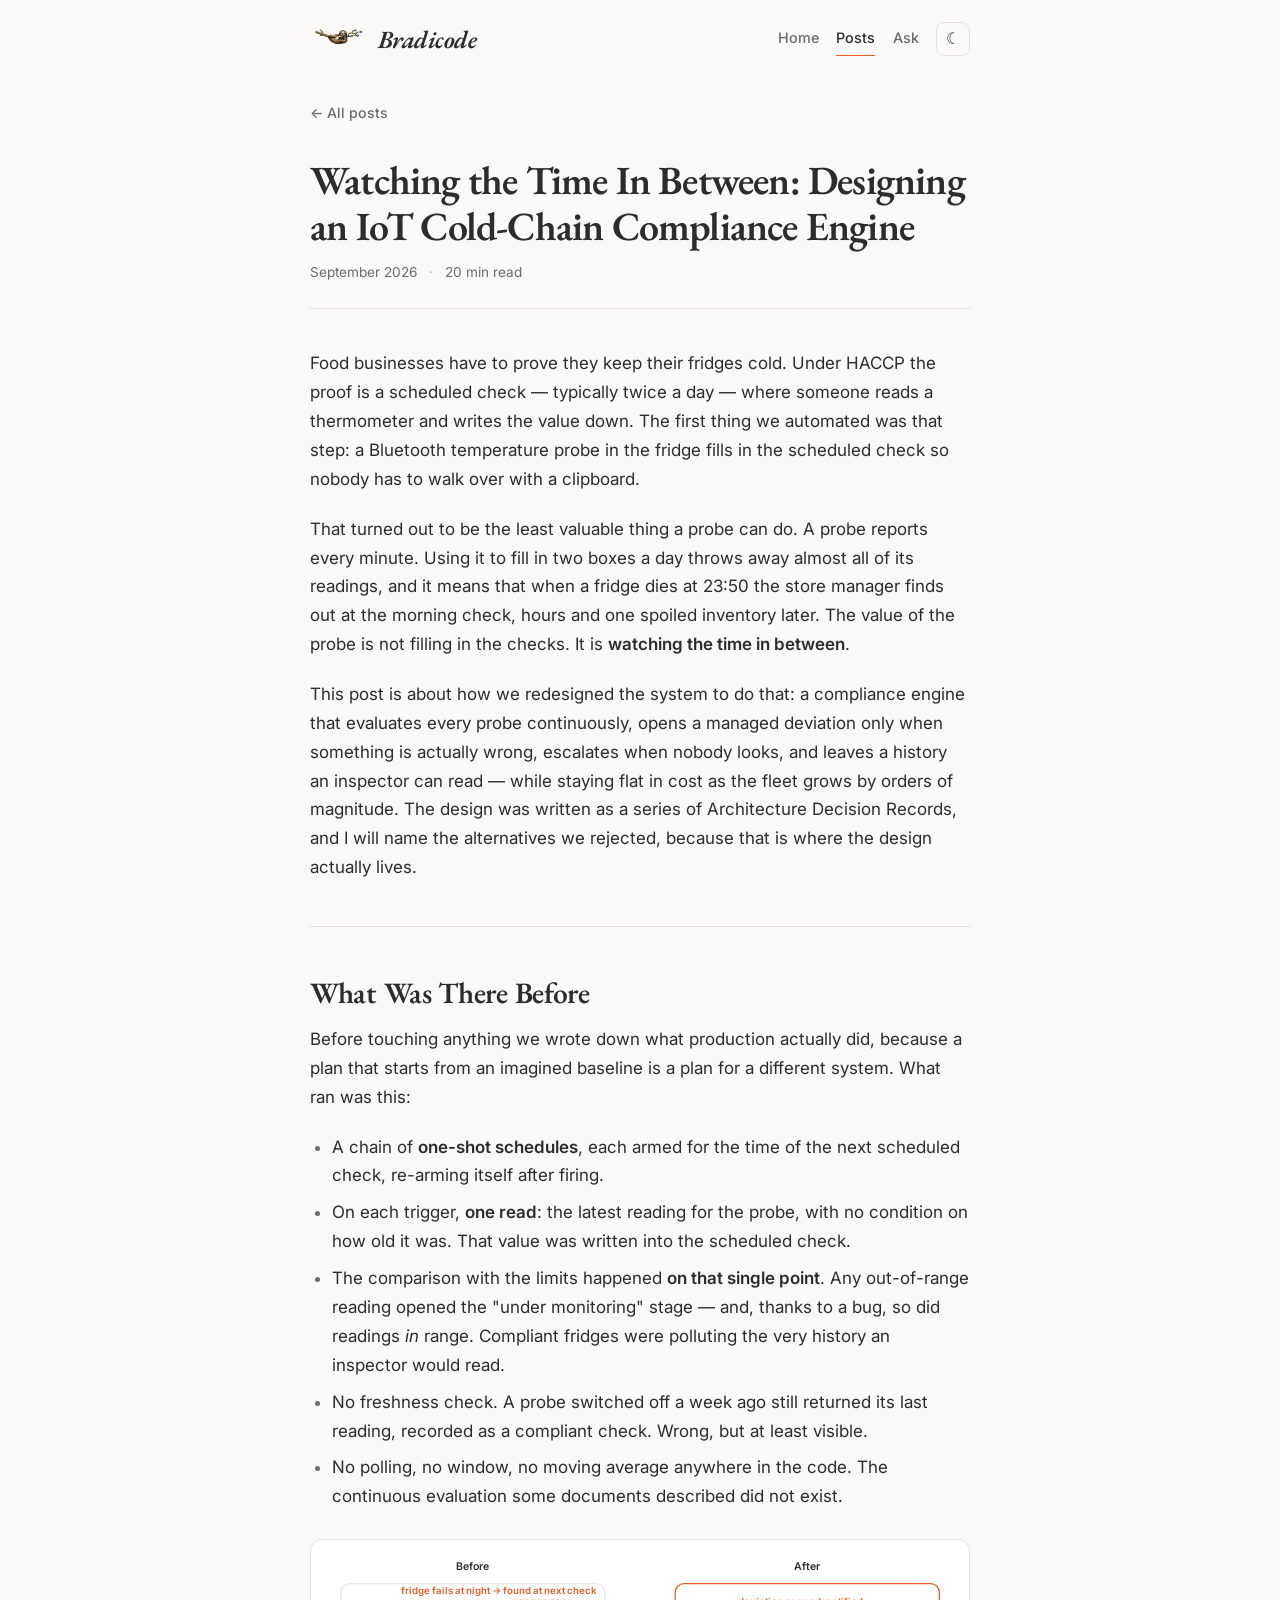
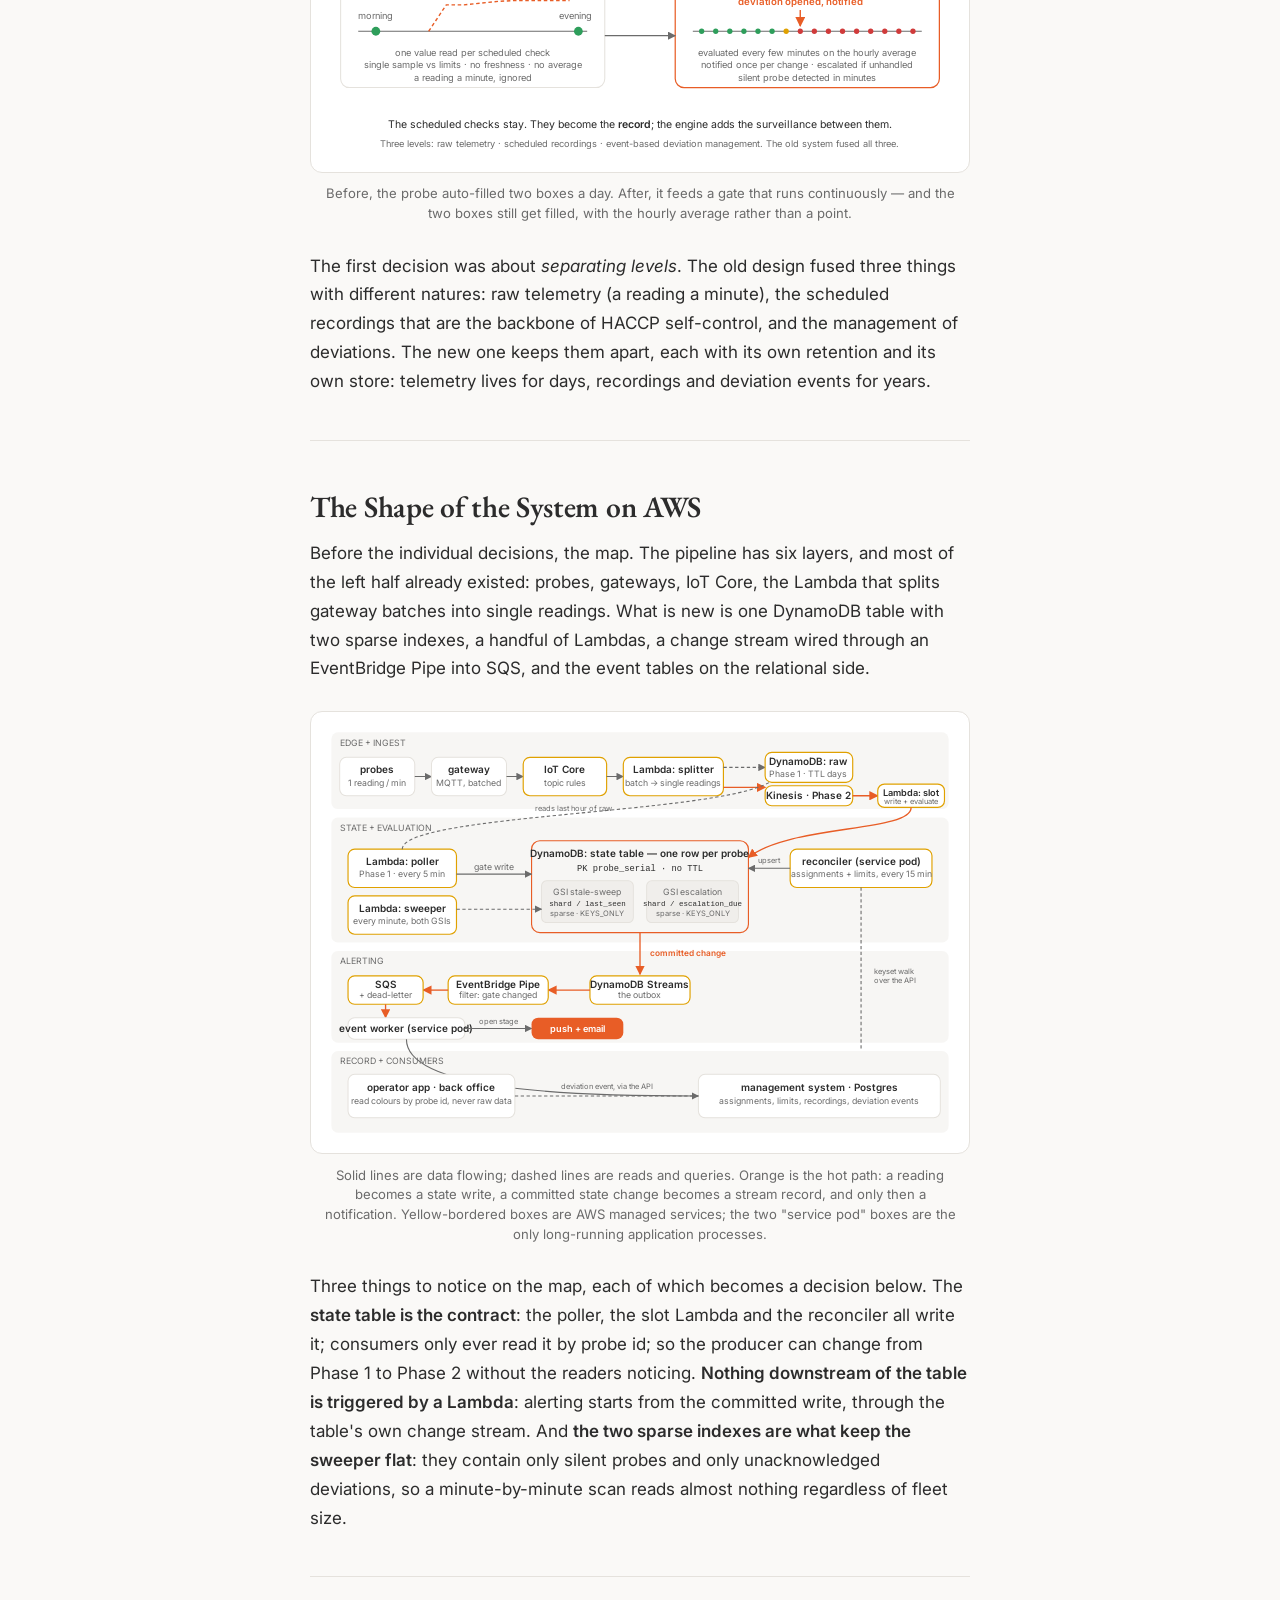
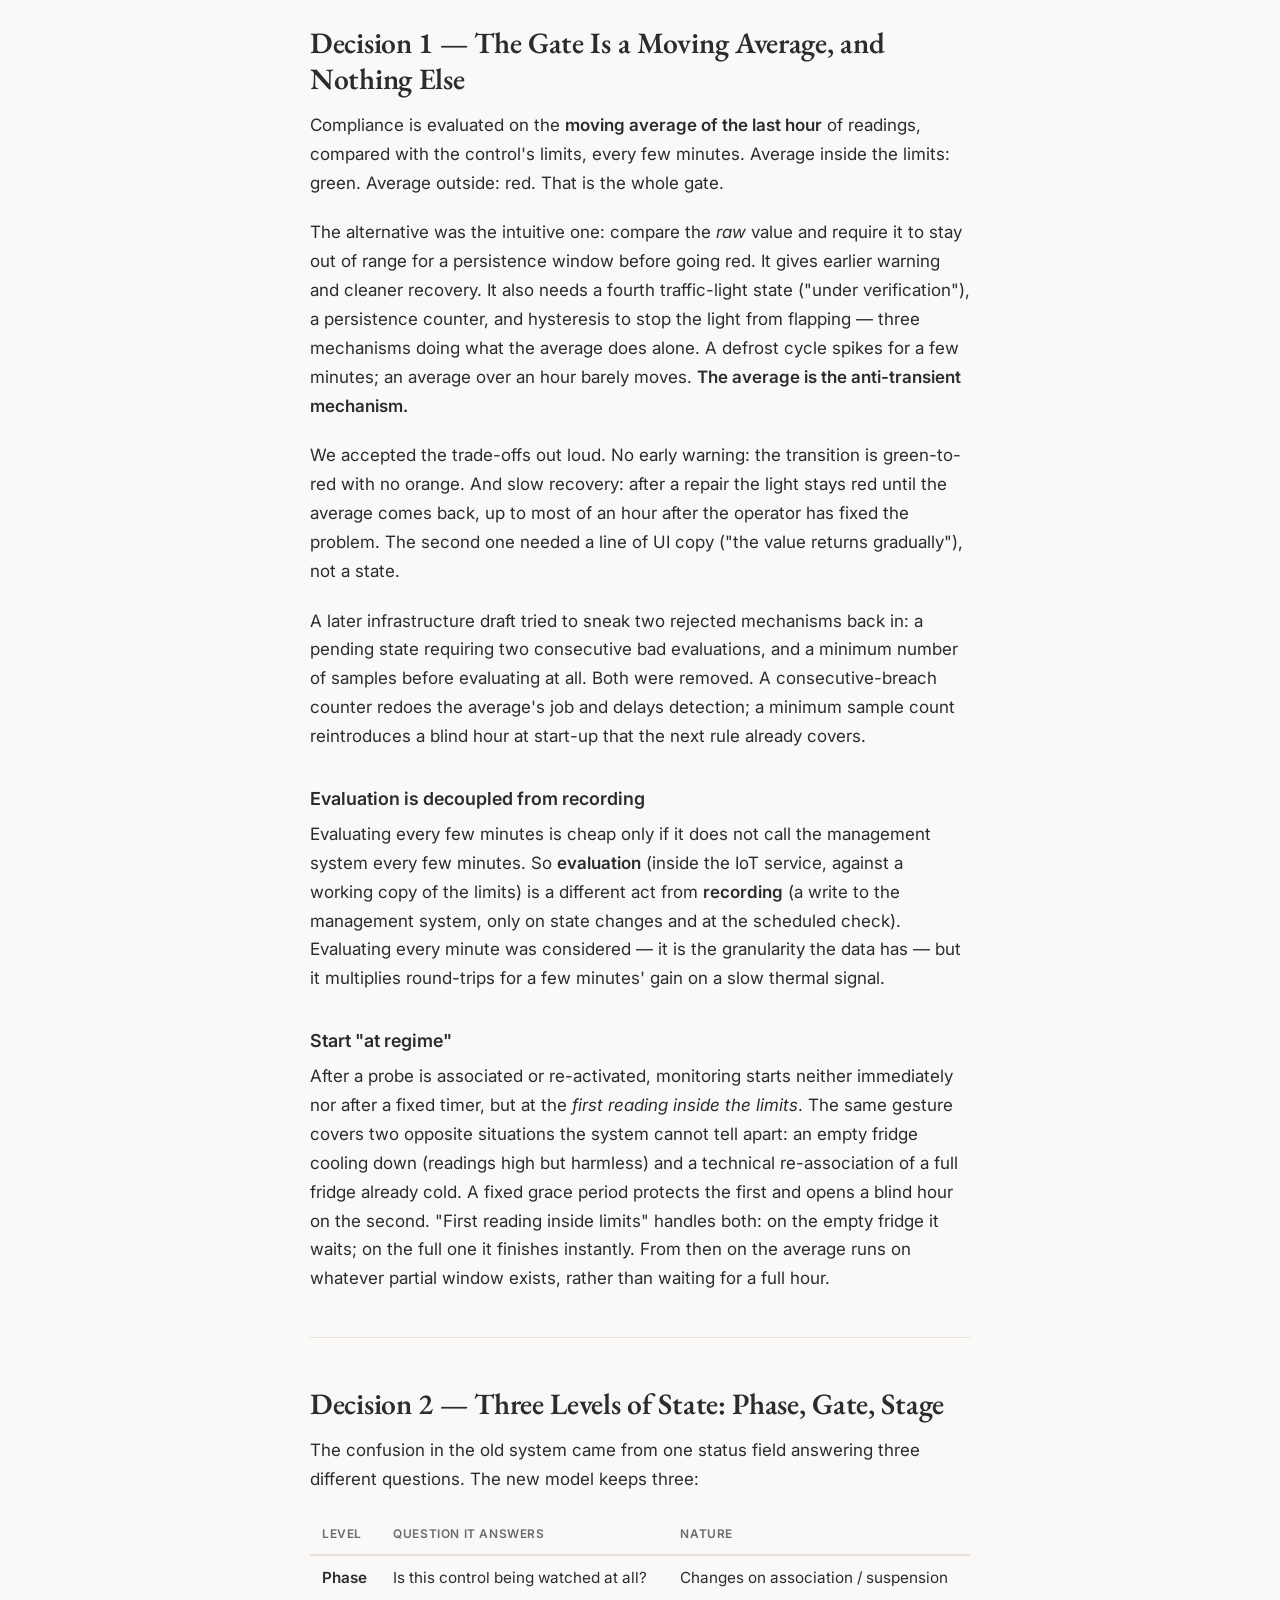
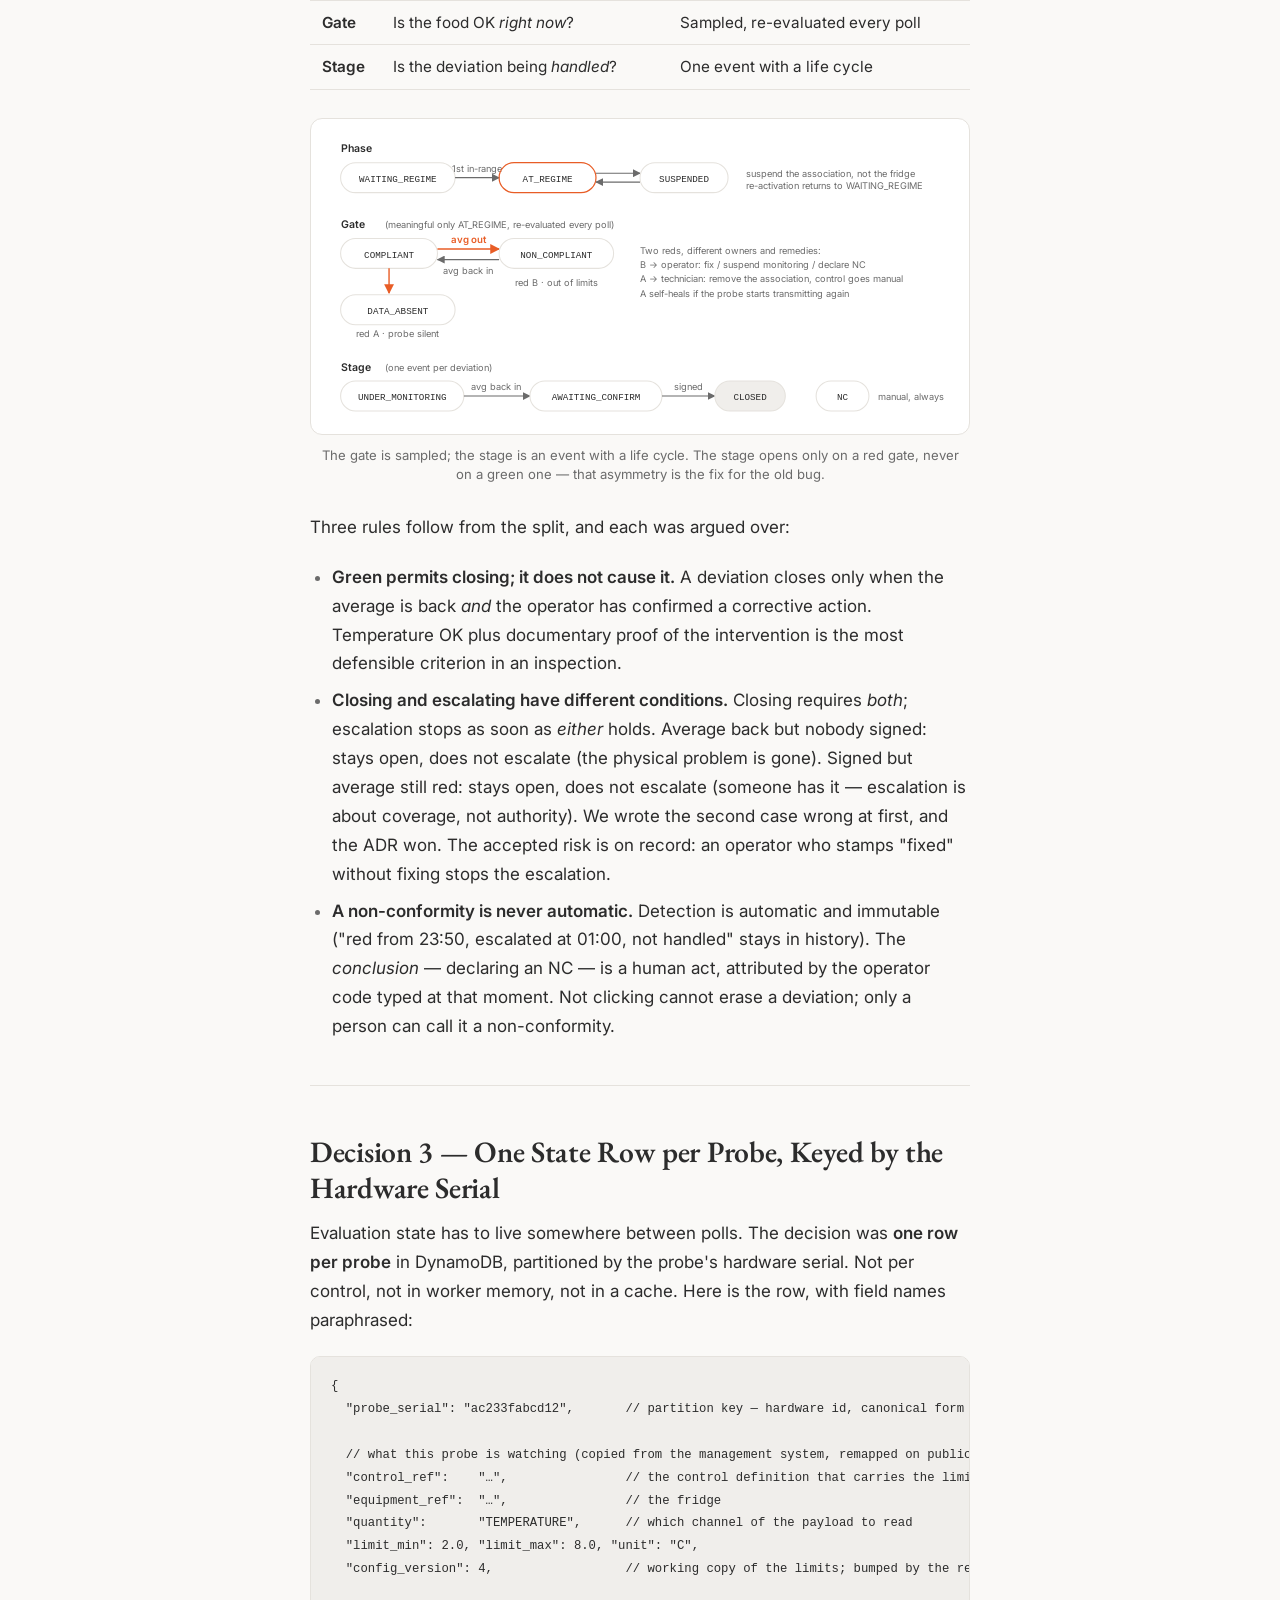
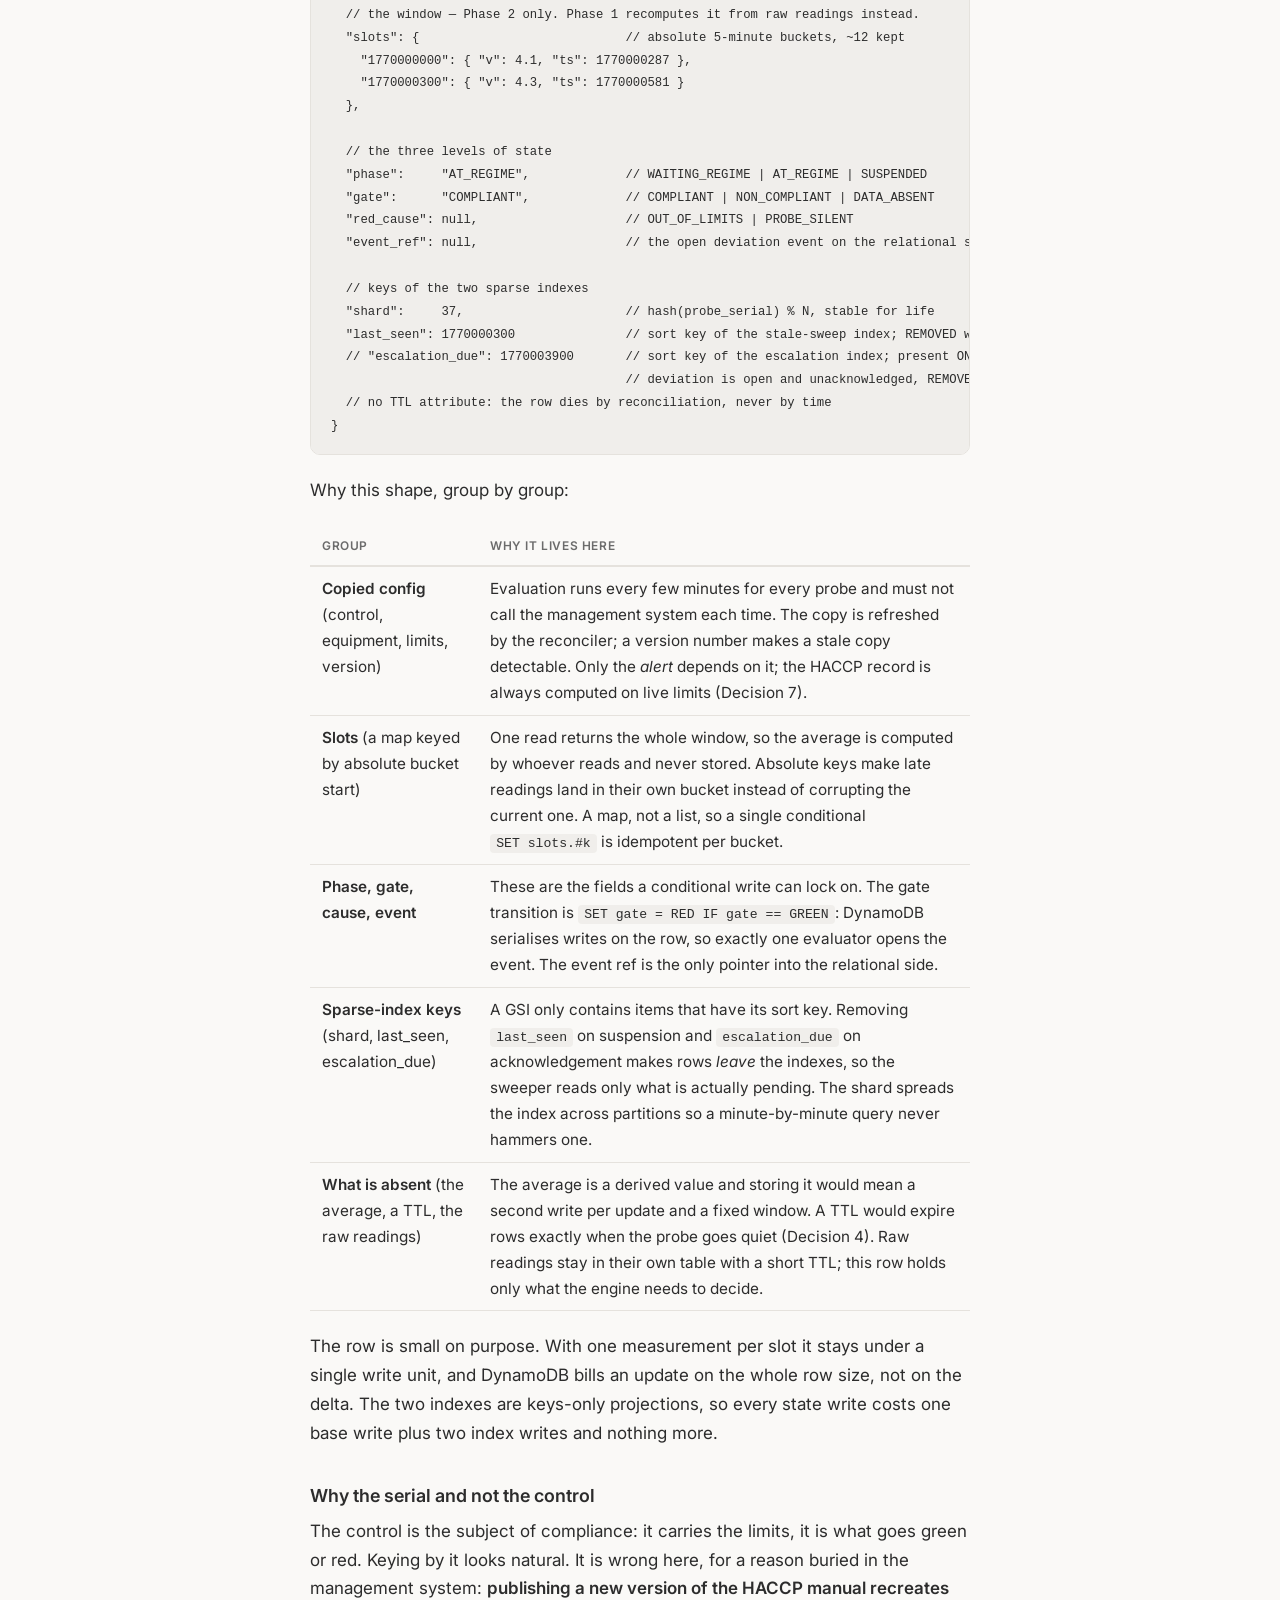
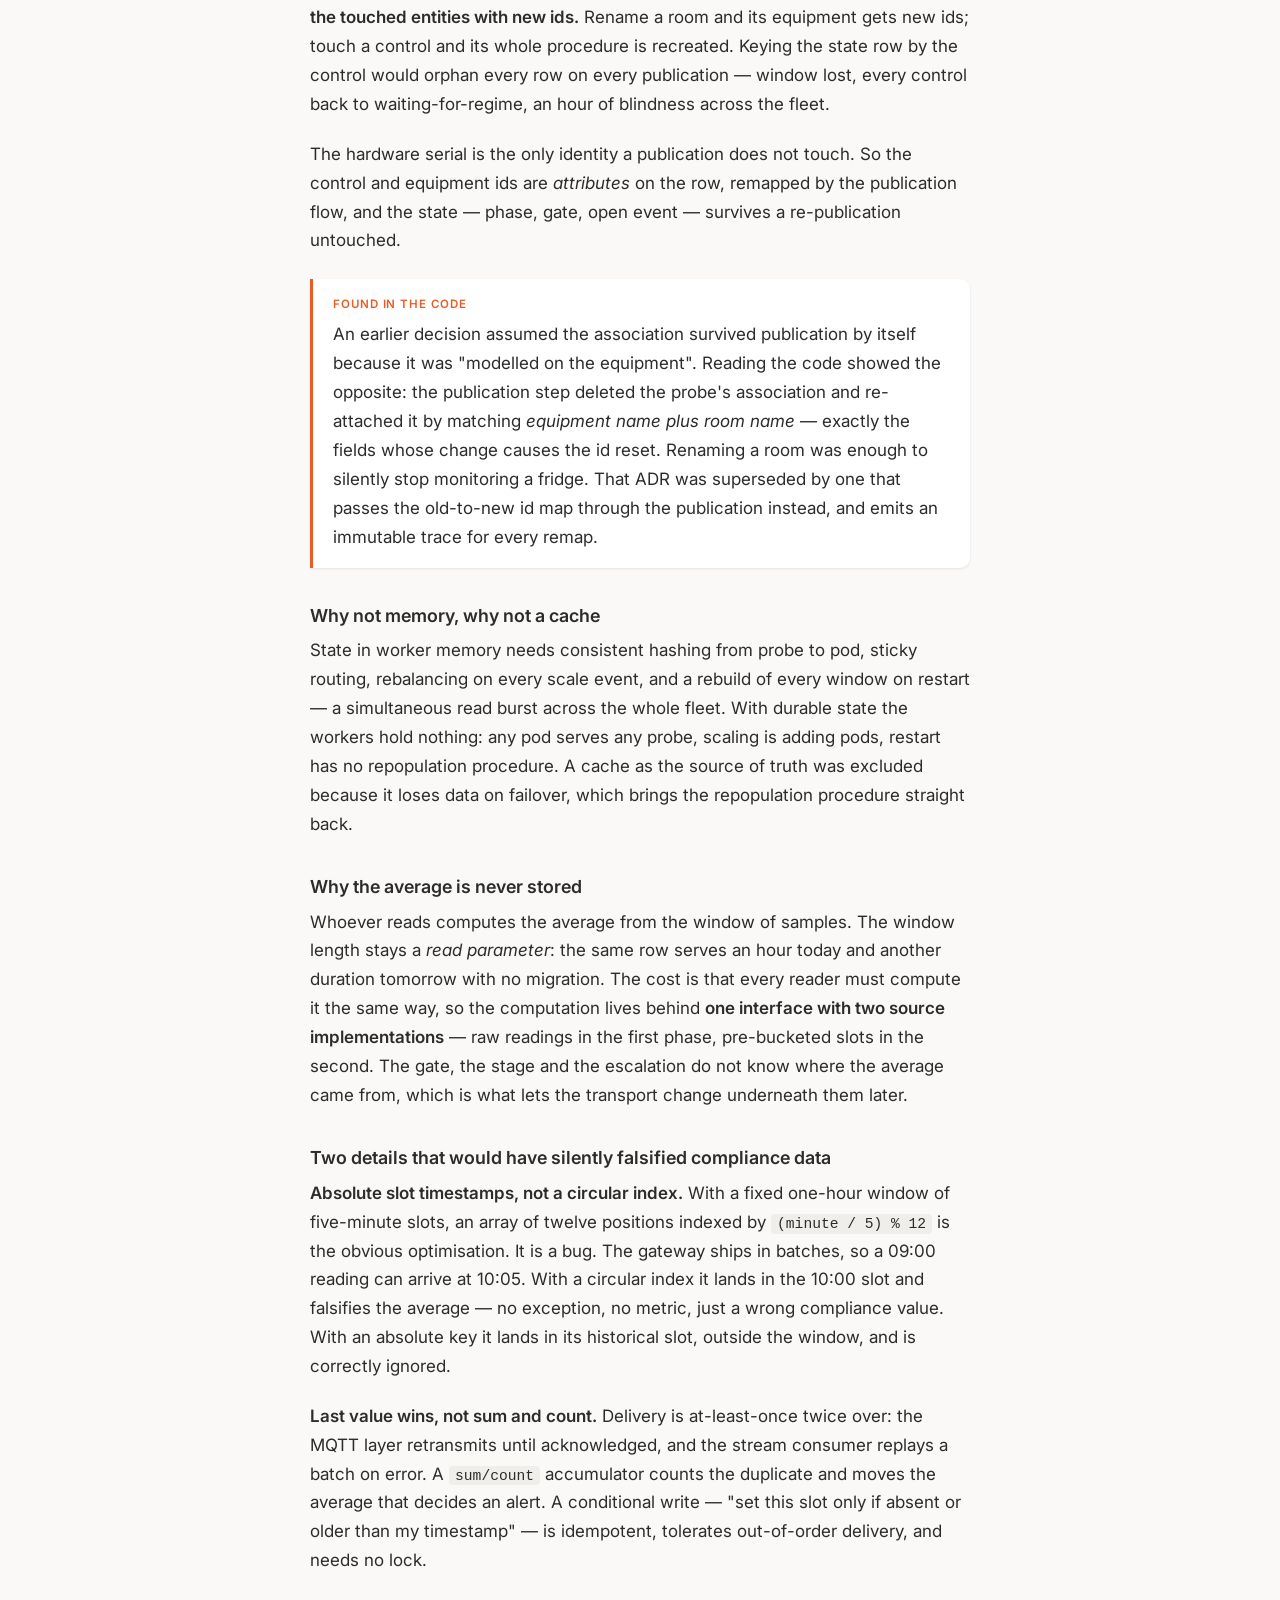
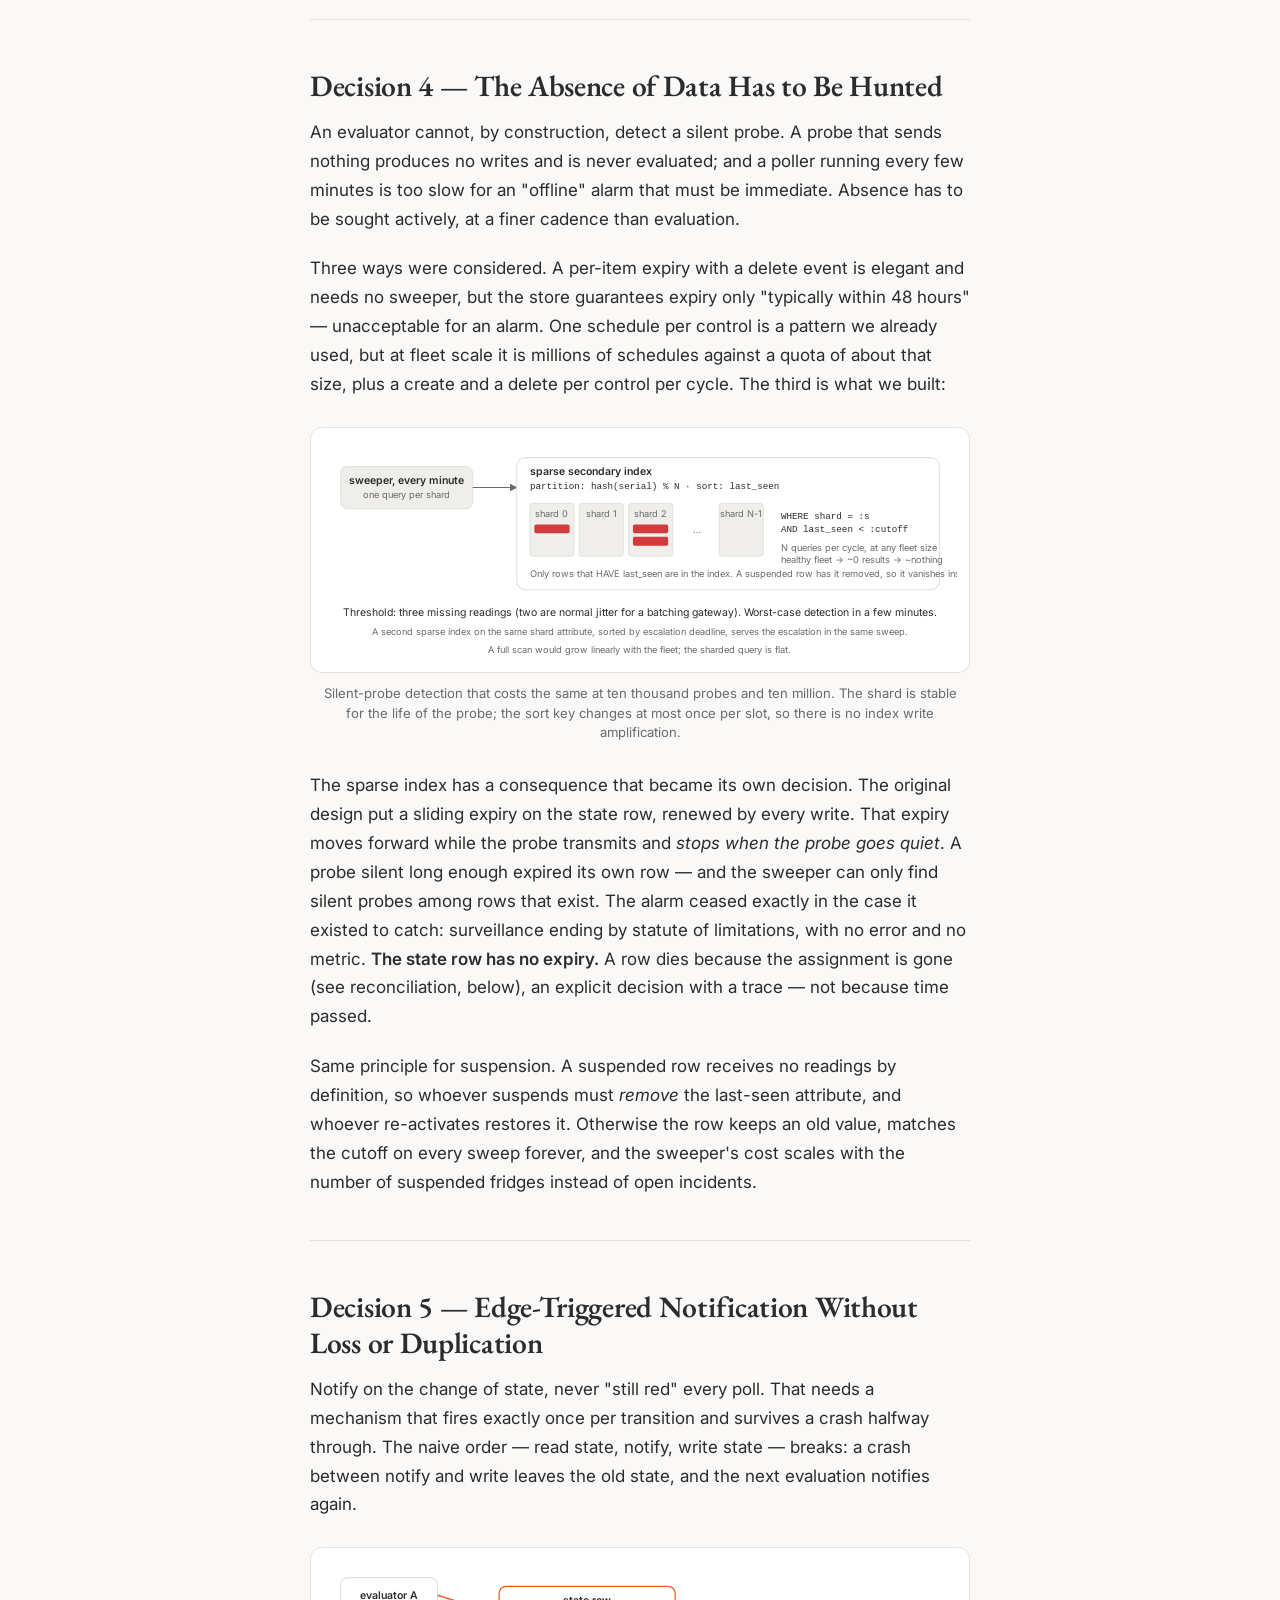
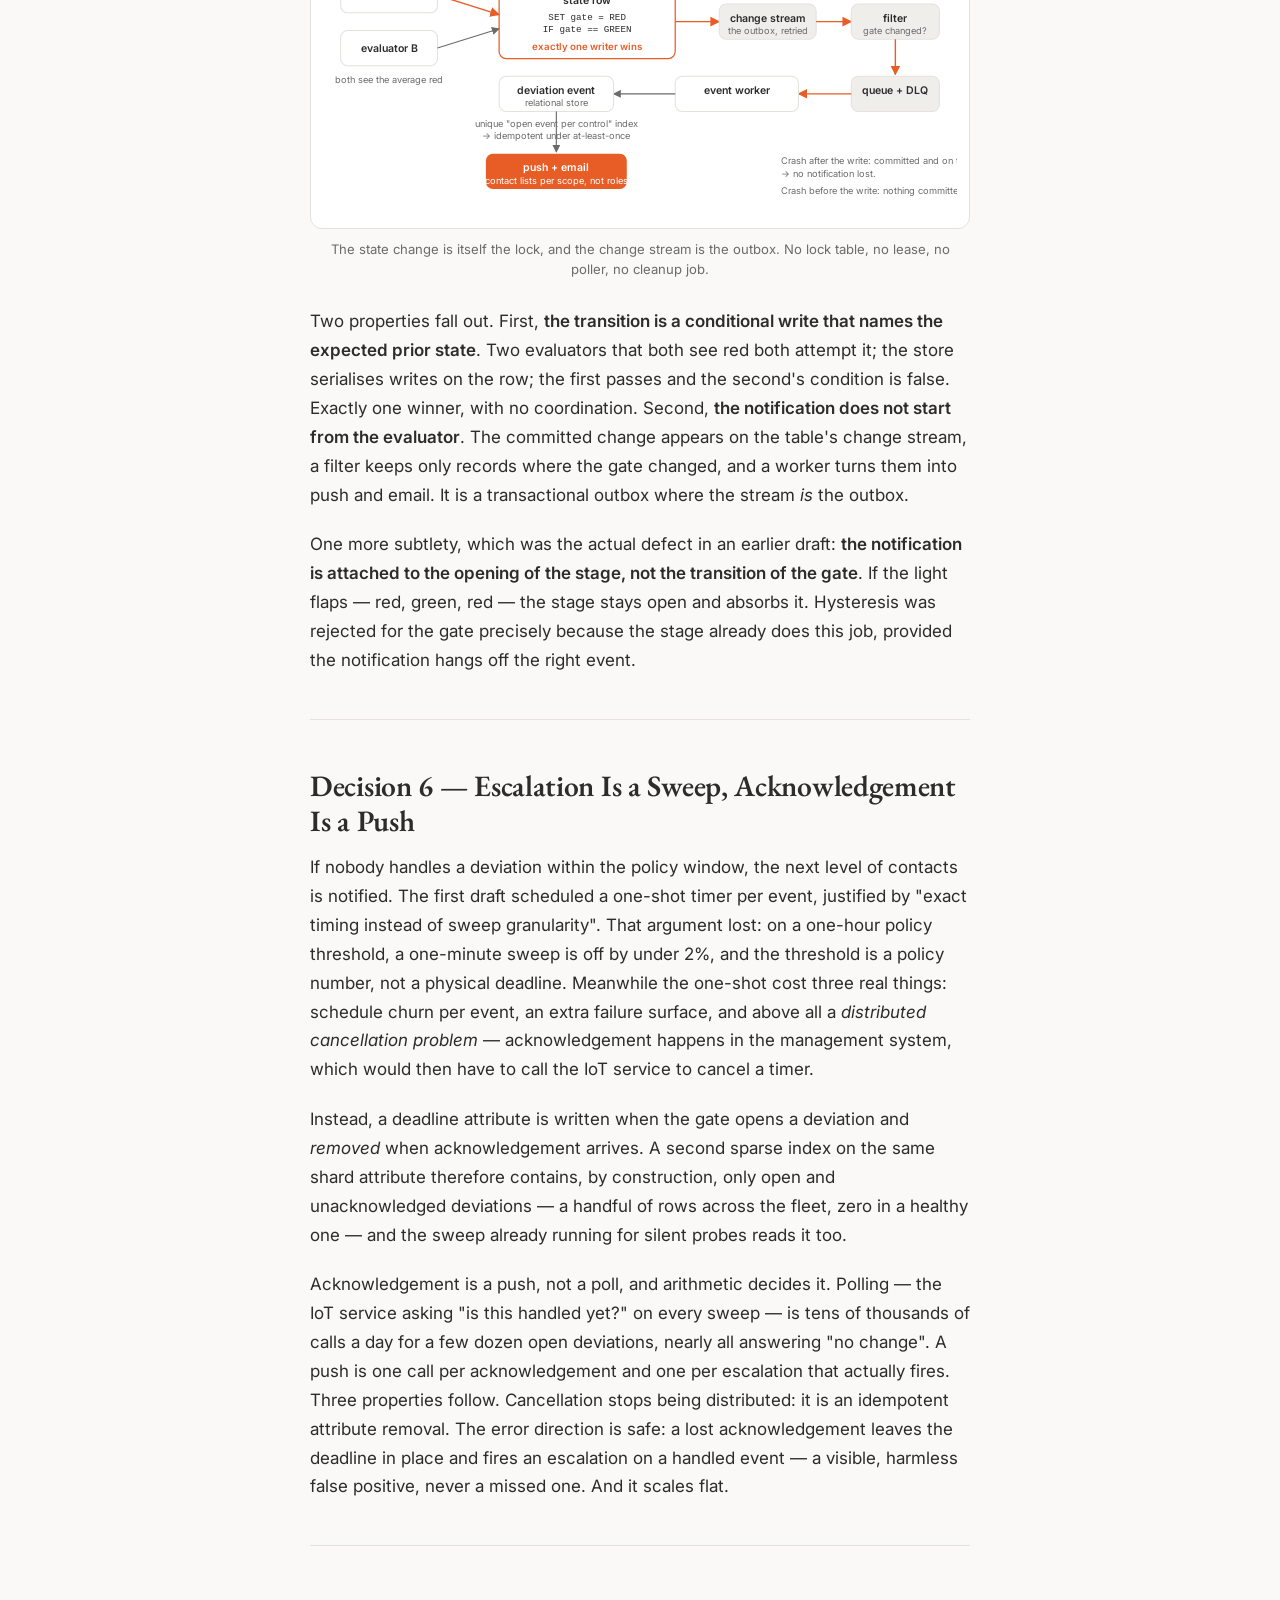
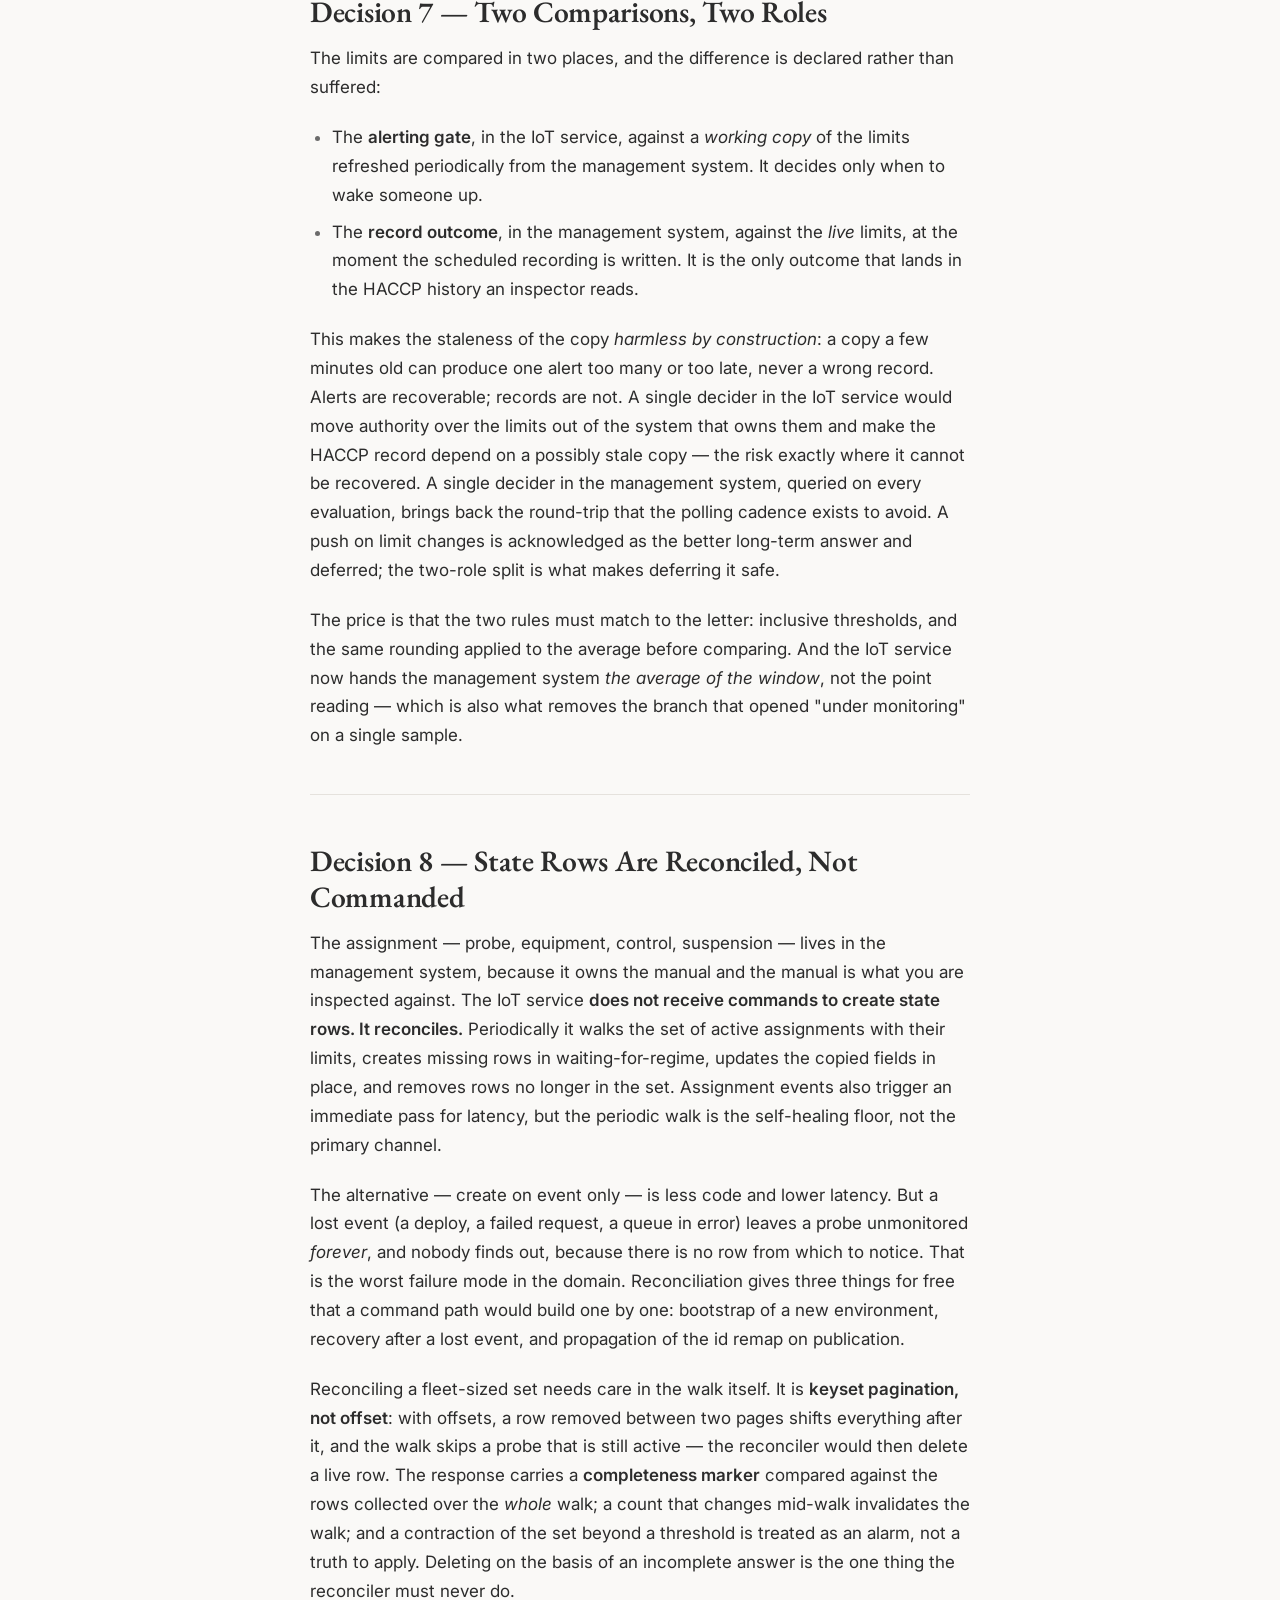
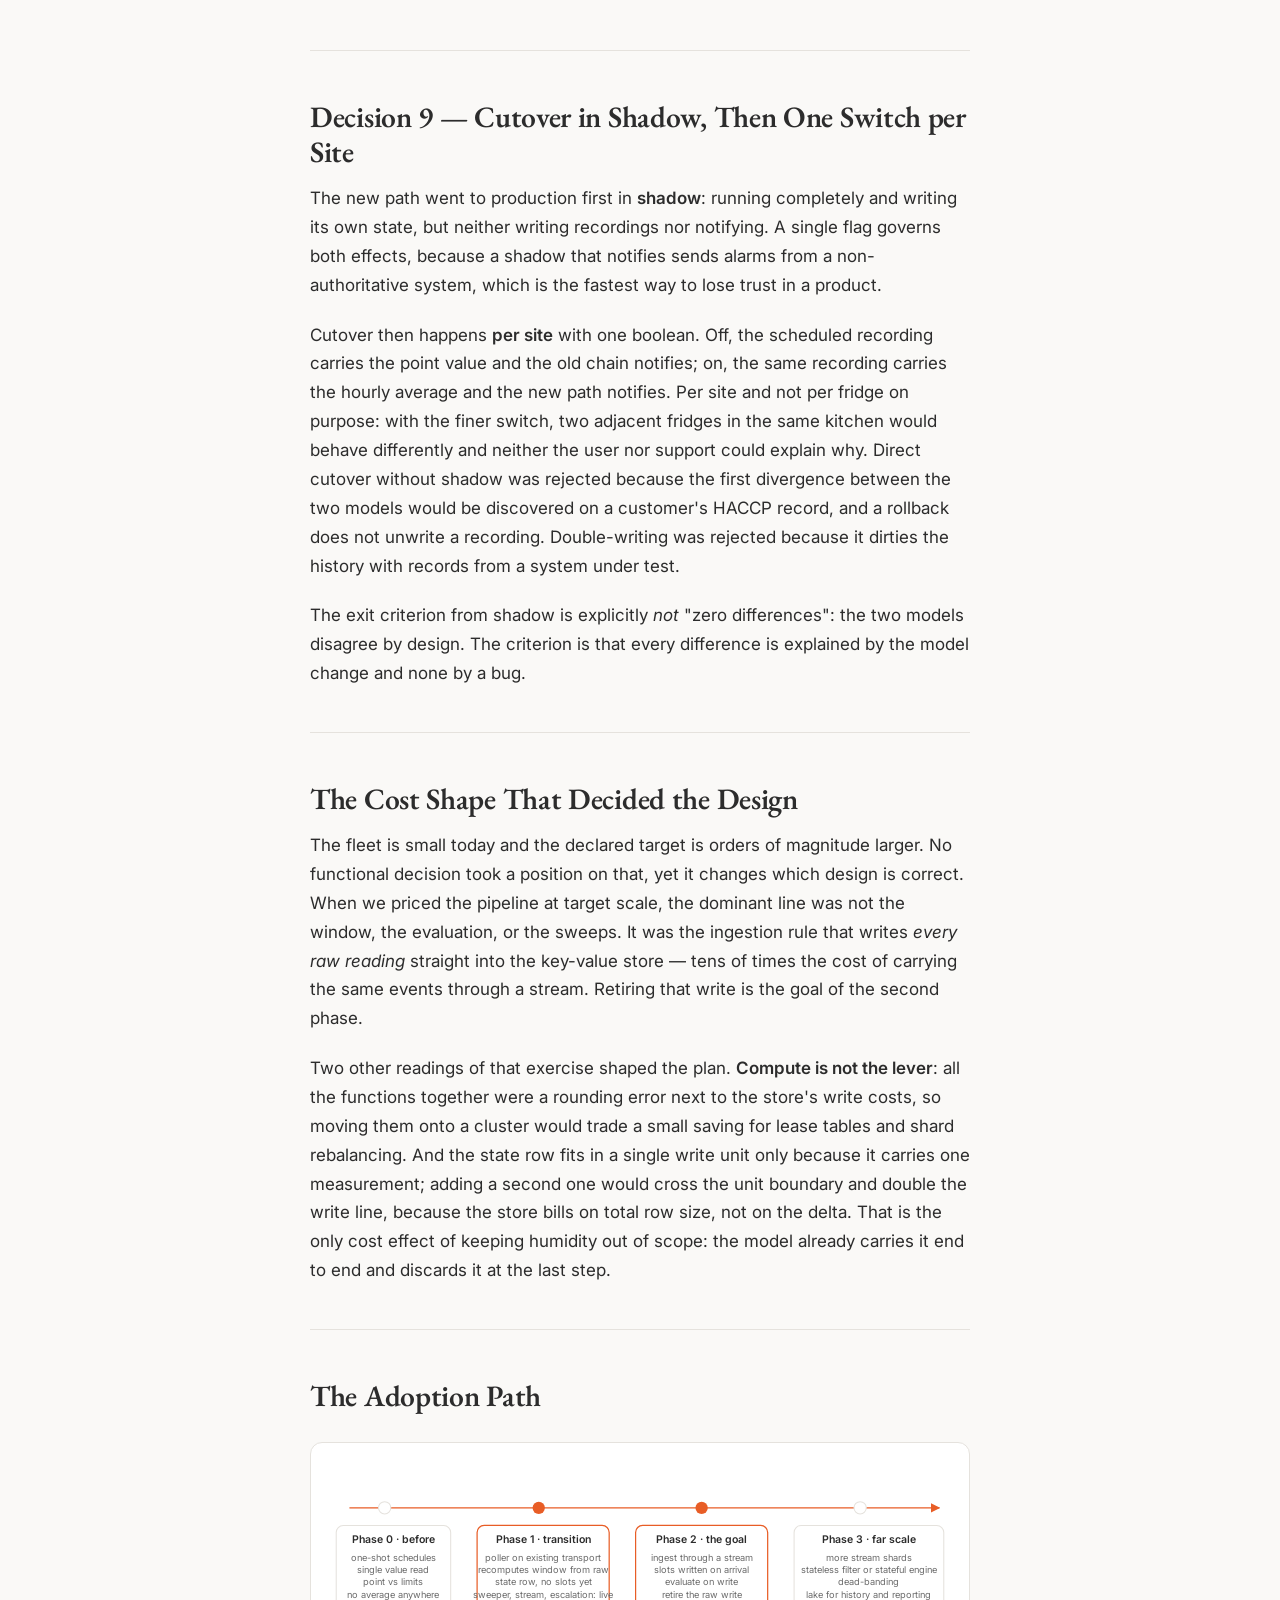
<file: posts/iot-cold-chain-compliance-architecture.html>
<!DOCTYPE html>
<html lang="en" data-theme="light">
<head>
  <meta charset="UTF-8">
  <meta name="viewport" content="width=device-width, initial-scale=1.0">
  <title>Watching the Time In Between: Designing an IoT Cold-Chain Compliance Engine &mdash; Bradicode</title>
  <link rel="stylesheet" href="../style.css">
</head>
<body>
  <nav id="nav-slot"></nav>

  <main>
    <a href="index.html" class="back-link">&larr; All posts</a>

    <article>
      <div class="post-header">
        <h1>Watching the Time In Between: Designing an IoT Cold-Chain Compliance Engine</h1>
        <div class="post-meta">
          <span>September 2026</span>
          <span class="dot">&middot;</span>
          <span>20 min read</span>
        </div>
      </div>

      <p>Food businesses have to prove they keep their fridges cold. Under HACCP the proof is a scheduled check &mdash; typically twice a day &mdash; where someone reads a thermometer and writes the value down. The first thing we automated was that step: a Bluetooth temperature probe in the fridge fills in the scheduled check so nobody has to walk over with a clipboard.</p>

      <p>That turned out to be the least valuable thing a probe can do. A probe reports every minute. Using it to fill in two boxes a day throws away almost all of its readings, and it means that when a fridge dies at 23:50 the store manager finds out at the morning check, hours and one spoiled inventory later. The value of the probe is not filling in the checks. It is <strong>watching the time in between</strong>.</p>

      <p>This post is about how we redesigned the system to do that: a compliance engine that evaluates every probe continuously, opens a managed deviation only when something is actually wrong, escalates when nobody looks, and leaves a history an inspector can read &mdash; while staying flat in cost as the fleet grows by orders of magnitude. The design was written as a series of Architecture Decision Records, and I will name the alternatives we rejected, because that is where the design actually lives.</p>

      <hr>

      <h2>What Was There Before</h2>

      <p>Before touching anything we wrote down what production actually did, because a plan that starts from an imagined baseline is a plan for a different system. What ran was this:</p>

      <ul>
        <li>A chain of <strong>one-shot schedules</strong>, each armed for the time of the next scheduled check, re-arming itself after firing.</li>
        <li>On each trigger, <strong>one read</strong>: the latest reading for the probe, with no condition on how old it was. That value was written into the scheduled check.</li>
        <li>The comparison with the limits happened <strong>on that single point</strong>. Any out-of-range reading opened the "under monitoring" stage &mdash; and, thanks to a bug, so did readings <em>in</em> range. Compliant fridges were polluting the very history an inspector would read.</li>
        <li>No freshness check. A probe switched off a week ago still returned its last reading, recorded as a compliant check. Wrong, but at least visible.</li>
        <li>No polling, no window, no moving average anywhere in the code. The continuous evaluation some documents described did not exist.</li>
      </ul>

      <figure>
        <div class="diagram-scroll">
<svg class="diagram" viewBox="0 0 720 236" role="img" aria-label="Before: one-shot schedules reading a single value. After: continuous evaluation on a moving average.">
          <defs>
            <marker id="arr-ba" viewBox="0 0 10 10" refX="9" refY="5" markerWidth="7" markerHeight="7" orient="auto-start-reverse">
              <path d="M0,0 L10,5 L0,10 z" class="d-arrowhead"/>
            </marker>
            <marker id="arr-ba-a" viewBox="0 0 10 10" refX="9" refY="5" markerWidth="7" markerHeight="7" orient="auto-start-reverse">
              <path d="M0,0 L10,5 L0,10 z" class="d-arrowhead-accent"/>
            </marker>
          </defs>
          <text x="170" y="20" text-anchor="middle" class="d-text-b">Before</text>
          <rect x="20" y="36" width="300" height="118" rx="10" class="d-box"/>
          <line x1="40" y1="90" x2="300" y2="90" class="d-line"/>
          <text x="40" y="76" class="d-text-sm">morning</text>
          <text x="268" y="76" class="d-text-sm">evening</text>
          <circle cx="60" cy="90" r="5" class="d-good"/>
          <circle cx="290" cy="90" r="5" class="d-good"/>
          <path d="M120,90 L140,60 L160,60 L180,58 L200,56 L220,55 L280,55" class="d-line-accent d-dash"/>
          <text x="200" y="48" text-anchor="middle" class="d-text-accent">fridge fails at night → found at next check</text>
          <text x="170" y="118" text-anchor="middle" class="d-text-sm">one value read per scheduled check</text>
          <text x="170" y="132" text-anchor="middle" class="d-text-sm">single sample vs limits · no freshness · no average</text>
          <text x="170" y="146" text-anchor="middle" class="d-text-sm">a reading a minute, ignored</text>

          <text x="550" y="20" text-anchor="middle" class="d-text-b">After</text>
          <rect x="400" y="36" width="300" height="118" rx="10" class="d-box-outline"/>
          <line x1="420" y1="90" x2="680" y2="90" class="d-line"/>
          <g>
            <circle cx="430" cy="90" r="3" class="d-good"/><circle cx="446" cy="90" r="3" class="d-good"/><circle cx="462" cy="90" r="3" class="d-good"/>
            <circle cx="478" cy="90" r="3" class="d-good"/><circle cx="494" cy="90" r="3" class="d-good"/><circle cx="510" cy="90" r="3" class="d-good"/>
            <circle cx="526" cy="90" r="3" class="d-warn"/><circle cx="542" cy="90" r="3" class="d-bad"/><circle cx="558" cy="90" r="3" class="d-bad"/>
            <circle cx="574" cy="90" r="3" class="d-bad"/><circle cx="590" cy="90" r="3" class="d-bad"/><circle cx="606" cy="90" r="3" class="d-bad"/>
            <circle cx="622" cy="90" r="3" class="d-bad"/><circle cx="638" cy="90" r="3" class="d-bad"/><circle cx="654" cy="90" r="3" class="d-bad"/><circle cx="670" cy="90" r="3" class="d-bad"/>
          </g>
          <line x1="542" y1="66" x2="542" y2="84" class="d-line-accent" marker-end="url(#arr-ba-a)"/>
          <text x="542" y="60" text-anchor="middle" class="d-text-accent">deviation opened, notified</text>
          <text x="550" y="118" text-anchor="middle" class="d-text-sm">evaluated every few minutes on the hourly average</text>
          <text x="550" y="132" text-anchor="middle" class="d-text-sm">notified once per change · escalated if unhandled</text>
          <text x="550" y="146" text-anchor="middle" class="d-text-sm">silent probe detected in minutes</text>

          <line x1="320" y1="95" x2="400" y2="95" class="d-line" marker-end="url(#arr-ba)"/>

          <text x="360" y="200" text-anchor="middle" class="d-text">The scheduled checks stay. They become the <tspan class="d-text-b">record</tspan>; the engine adds the surveillance between them.</text>
          <text x="360" y="222" text-anchor="middle" class="d-text-sm">Three levels: raw telemetry · scheduled recordings · event-based deviation management. The old system fused all three.</text>
        </svg>
        </div>
        <figcaption>Before, the probe auto-filled two boxes a day. After, it feeds a gate that runs continuously &mdash; and the two boxes still get filled, with the hourly average rather than a point.</figcaption>
      </figure>

      <p>The first decision was about <em>separating levels</em>. The old design fused three things with different natures: raw telemetry (a reading a minute), the scheduled recordings that are the backbone of HACCP self-control, and the management of deviations. The new one keeps them apart, each with its own retention and its own store: telemetry lives for days, recordings and deviation events for years.</p>

      <hr>

      <h2>The Shape of the System on AWS</h2>

      <p>Before the individual decisions, the map. The pipeline has six layers, and most of the left half already existed: probes, gateways, IoT Core, the Lambda that splits gateway batches into single readings. What is new is one DynamoDB table with two sparse indexes, a handful of Lambdas, a change stream wired through an EventBridge Pipe into SQS, and the event tables on the relational side.</p>

      <figure>
        <div class="diagram-scroll">
<svg class="diagram" viewBox="0 0 760 500" role="img" aria-label="AWS architecture: IoT Core, Lambda, Kinesis, DynamoDB state table with two GSIs, Streams, EventBridge Pipe, SQS, worker, Postgres, notifications">
          <defs>
            <marker id="arr-aws" viewBox="0 0 10 10" refX="9" refY="5" markerWidth="7" markerHeight="7" orient="auto-start-reverse">
              <path d="M0,0 L10,5 L0,10 z" class="d-arrowhead"/>
            </marker>
            <marker id="arr-aws-a" viewBox="0 0 10 10" refX="9" refY="5" markerWidth="7" markerHeight="7" orient="auto-start-reverse">
              <path d="M0,0 L10,5 L0,10 z" class="d-arrowhead-accent"/>
            </marker>
          </defs>

          <!-- lanes -->
          <rect x="10" y="10" width="740" height="92" rx="8" class="d-lane"/>
          <text x="20" y="26" class="d-text-sm">EDGE + INGEST</text>
          <rect x="10" y="112" width="740" height="150" rx="8" class="d-lane"/>
          <text x="20" y="128" class="d-text-sm">STATE + EVALUATION</text>
          <rect x="10" y="272" width="740" height="110" rx="8" class="d-lane"/>
          <text x="20" y="288" class="d-text-sm">ALERTING</text>
          <rect x="10" y="392" width="740" height="98" rx="8" class="d-lane"/>
          <text x="20" y="408" class="d-text-sm">RECORD + CONSUMERS</text>

          <!-- edge -->
          <rect x="20" y="40" width="90" height="46" rx="8" class="d-box"/>
          <text x="65" y="59" text-anchor="middle" class="d-text-b">probes</text>
          <text x="65" y="74" text-anchor="middle" class="d-text-sm">1 reading / min</text>
          <line x1="110" y1="63" x2="130" y2="63" class="d-line" marker-end="url(#arr-aws)"/>
          <rect x="130" y="40" width="90" height="46" rx="8" class="d-box"/>
          <text x="175" y="59" text-anchor="middle" class="d-text-b">gateway</text>
          <text x="175" y="74" text-anchor="middle" class="d-text-sm">MQTT, batched</text>
          <line x1="220" y1="63" x2="240" y2="63" class="d-line" marker-end="url(#arr-aws)"/>
          <rect x="240" y="40" width="100" height="46" rx="8" class="d-aws"/>
          <text x="290" y="59" text-anchor="middle" class="d-text-b">IoT Core</text>
          <text x="290" y="74" text-anchor="middle" class="d-text-sm">topic rules</text>
          <line x1="340" y1="63" x2="360" y2="63" class="d-line" marker-end="url(#arr-aws)"/>
          <rect x="360" y="40" width="120" height="46" rx="8" class="d-aws"/>
          <text x="420" y="59" text-anchor="middle" class="d-text-b">Lambda: splitter</text>
          <text x="420" y="74" text-anchor="middle" class="d-text-sm">batch → single readings</text>

          <!-- two paths from splitter -->
          <line x1="480" y1="52" x2="530" y2="52" class="d-line d-dash" marker-end="url(#arr-aws)"/>
          <rect x="530" y="34" width="105" height="36" rx="8" class="d-aws"/>
          <text x="582" y="49" text-anchor="middle" class="d-text-b">DynamoDB: raw</text>
          <text x="582" y="63" text-anchor="middle" class="d-text-sm">Phase 1 · TTL days</text>

          <line x1="480" y1="76" x2="530" y2="76" class="d-line-accent" marker-end="url(#arr-aws-a)"/>
          <rect x="530" y="74" width="105" height="24" rx="8" class="d-aws"/>
          <text x="582" y="90" text-anchor="middle" class="d-text-b">Kinesis · Phase 2</text>

          <line x1="635" y1="86" x2="665" y2="86" class="d-line-accent" marker-end="url(#arr-aws-a)"/>
          <rect x="665" y="72" width="80" height="28" rx="8" class="d-aws"/>
          <text x="705" y="86" text-anchor="middle" class="d-text-b" style="font-size:11px">Lambda: slot</text>
          <text x="705" y="96" text-anchor="middle" class="d-text-sm" style="font-size:9px">write + evaluate</text>

          <!-- state table -->
          <rect x="250" y="140" width="260" height="110" rx="10" class="d-box-outline"/>
          <text x="380" y="160" text-anchor="middle" class="d-text-b">DynamoDB: state table — one row per probe</text>
          <text x="380" y="176" text-anchor="middle" class="d-mono">PK probe_serial · no TTL</text>
          <rect x="262" y="188" width="110" height="50" rx="6" class="d-box-soft"/>
          <text x="317" y="205" text-anchor="middle" class="d-text-sm">GSI stale-sweep</text>
          <text x="317" y="218" text-anchor="middle" class="d-mono" style="font-size:9px">shard / last_seen</text>
          <text x="317" y="230" text-anchor="middle" class="d-text-sm" style="font-size:9px">sparse · KEYS_ONLY</text>
          <rect x="388" y="188" width="110" height="50" rx="6" class="d-box-soft"/>
          <text x="443" y="205" text-anchor="middle" class="d-text-sm">GSI escalation</text>
          <text x="443" y="218" text-anchor="middle" class="d-mono" style="font-size:9px">shard / escalation_due</text>
          <text x="443" y="230" text-anchor="middle" class="d-text-sm" style="font-size:9px">sparse · KEYS_ONLY</text>

          <!-- slot lambda writes state -->
          <path d="M705,100 C705,130 560,120 510,160" class="d-line-accent" marker-end="url(#arr-aws-a)"/>
          <!-- raw read by poller -->
          <rect x="30" y="150" width="130" height="46" rx="8" class="d-aws"/>
          <text x="95" y="169" text-anchor="middle" class="d-text-b">Lambda: poller</text>
          <text x="95" y="184" text-anchor="middle" class="d-text-sm">Phase 1 · every 5 min</text>
          <path d="M95,150 C95,108 470,108 535,70" class="d-line d-dash"/>
          <text x="300" y="104" text-anchor="middle" class="d-text-sm" style="font-size:9px">reads last hour of raw</text>
          <line x1="160" y1="180" x2="250" y2="180" class="d-line" marker-end="url(#arr-aws)"/>
          <text x="205" y="175" text-anchor="middle" class="d-text-sm">gate write</text>

          <!-- sweeper -->
          <rect x="30" y="206" width="130" height="46" rx="8" class="d-aws"/>
          <text x="95" y="225" text-anchor="middle" class="d-text-b">Lambda: sweeper</text>
          <text x="95" y="240" text-anchor="middle" class="d-text-sm">every minute, both GSIs</text>
          <line x1="160" y1="222" x2="262" y2="222" class="d-line d-dash" marker-end="url(#arr-aws)"/>

          <!-- reconciler -->
          <rect x="560" y="150" width="170" height="46" rx="8" class="d-aws"/>
          <text x="645" y="169" text-anchor="middle" class="d-text-b">reconciler (service pod)</text>
          <text x="645" y="184" text-anchor="middle" class="d-text-sm">assignments + limits, every 15 min</text>
          <line x1="560" y1="173" x2="510" y2="173" class="d-line" marker-end="url(#arr-aws)"/>
          <text x="535" y="167" text-anchor="middle" class="d-text-sm" style="font-size:9px">upsert</text>
          <line x1="645" y1="196" x2="645" y2="392" class="d-line d-dash"/>
          <text x="660" y="300" class="d-text-sm" style="font-size:9px">keyset walk</text>
          <text x="660" y="311" class="d-text-sm" style="font-size:9px">over the API</text>

          <!-- alerting chain -->
          <line x1="380" y1="250" x2="380" y2="300" class="d-line-accent" marker-end="url(#arr-aws-a)"/>
          <text x="392" y="278" class="d-text-accent" style="font-size:10px">committed change</text>
          <rect x="320" y="302" width="120" height="34" rx="8" class="d-aws"/>
          <text x="380" y="316" text-anchor="middle" class="d-text-b">DynamoDB Streams</text>
          <text x="380" y="329" text-anchor="middle" class="d-text-sm">the outbox</text>
          <line x1="320" y1="319" x2="270" y2="319" class="d-line-accent" marker-end="url(#arr-aws-a)"/>
          <rect x="150" y="302" width="120" height="34" rx="8" class="d-aws"/>
          <text x="210" y="316" text-anchor="middle" class="d-text-b">EventBridge Pipe</text>
          <text x="210" y="329" text-anchor="middle" class="d-text-sm">filter: gate changed</text>
          <line x1="150" y1="319" x2="120" y2="319" class="d-line-accent" marker-end="url(#arr-aws-a)"/>
          <rect x="30" y="302" width="90" height="34" rx="8" class="d-aws"/>
          <text x="75" y="316" text-anchor="middle" class="d-text-b">SQS</text>
          <text x="75" y="329" text-anchor="middle" class="d-text-sm">+ dead-letter</text>
          <line x1="75" y1="336" x2="75" y2="352" class="d-line-accent" marker-end="url(#arr-aws-a)"/>
          <rect x="30" y="352" width="140" height="26" rx="8" class="d-box"/>
          <text x="100" y="369" text-anchor="middle" class="d-text-b">event worker (service pod)</text>
          <line x1="170" y1="365" x2="250" y2="365" class="d-line" marker-end="url(#arr-aws)"/>
          <text x="210" y="360" text-anchor="middle" class="d-text-sm" style="font-size:9px">open stage</text>
          <rect x="250" y="352" width="110" height="26" rx="8" class="d-box-accent"/>
          <text x="305" y="369" text-anchor="middle" class="d-text-inv" style="font-size:11px">push + email</text>

          <!-- record layer -->
          <rect x="450" y="420" width="290" height="52" rx="8" class="d-box"/>
          <text x="595" y="440" text-anchor="middle" class="d-text-b">management system · Postgres</text>
          <text x="595" y="456" text-anchor="middle" class="d-text-sm">assignments, limits, recordings, deviation events</text>
          <path d="M100,378 C100,440 300,446 450,446" class="d-line" marker-end="url(#arr-aws)"/>
          <text x="340" y="438" text-anchor="middle" class="d-text-sm" style="font-size:9px">deviation event, via the API</text>

          <rect x="30" y="420" width="200" height="52" rx="8" class="d-box"/>
          <text x="130" y="440" text-anchor="middle" class="d-text-b">operator app · back office</text>
          <text x="130" y="456" text-anchor="middle" class="d-text-sm">read colours by probe id, never raw data</text>
          <line x1="230" y1="446" x2="450" y2="446" class="d-line d-dash"/>
        </svg>
        </div>
        <figcaption>Solid lines are data flowing; dashed lines are reads and queries. Orange is the hot path: a reading becomes a state write, a committed state change becomes a stream record, and only then a notification. Yellow-bordered boxes are AWS managed services; the two "service pod" boxes are the only long-running application processes.</figcaption>
      </figure>

      <p>Three things to notice on the map, each of which becomes a decision below. The <strong>state table is the contract</strong>: the poller, the slot Lambda and the reconciler all write it; consumers only ever read it by probe id; so the producer can change from Phase 1 to Phase 2 without the readers noticing. <strong>Nothing downstream of the table is triggered by a Lambda</strong>: alerting starts from the committed write, through the table's own change stream. And <strong>the two sparse indexes are what keep the sweeper flat</strong>: they contain only silent probes and only unacknowledged deviations, so a minute-by-minute scan reads almost nothing regardless of fleet size.</p>

      <hr>

      <h2>Decision 1 &mdash; The Gate Is a Moving Average, and Nothing Else</h2>

      <p>Compliance is evaluated on the <strong>moving average of the last hour</strong> of readings, compared with the control's limits, every few minutes. Average inside the limits: green. Average outside: red. That is the whole gate.</p>

      <p>The alternative was the intuitive one: compare the <em>raw</em> value and require it to stay out of range for a persistence window before going red. It gives earlier warning and cleaner recovery. It also needs a fourth traffic-light state ("under verification"), a persistence counter, and hysteresis to stop the light from flapping &mdash; three mechanisms doing what the average does alone. A defrost cycle spikes for a few minutes; an average over an hour barely moves. <strong>The average is the anti-transient mechanism.</strong></p>

      <p>We accepted the trade-offs out loud. No early warning: the transition is green-to-red with no orange. And slow recovery: after a repair the light stays red until the average comes back, up to most of an hour after the operator has fixed the problem. The second one needed a line of UI copy ("the value returns gradually"), not a state.</p>

      <p>A later infrastructure draft tried to sneak two rejected mechanisms back in: a pending state requiring two consecutive bad evaluations, and a minimum number of samples before evaluating at all. Both were removed. A consecutive-breach counter redoes the average's job and delays detection; a minimum sample count reintroduces a blind hour at start-up that the next rule already covers.</p>

      <h3>Evaluation is decoupled from recording</h3>

      <p>Evaluating every few minutes is cheap only if it does not call the management system every few minutes. So <strong>evaluation</strong> (inside the IoT service, against a working copy of the limits) is a different act from <strong>recording</strong> (a write to the management system, only on state changes and at the scheduled check). Evaluating every minute was considered &mdash; it is the granularity the data has &mdash; but it multiplies round-trips for a few minutes' gain on a slow thermal signal.</p>

      <h3>Start "at regime"</h3>

      <p>After a probe is associated or re-activated, monitoring starts neither immediately nor after a fixed timer, but at the <em>first reading inside the limits</em>. The same gesture covers two opposite situations the system cannot tell apart: an empty fridge cooling down (readings high but harmless) and a technical re-association of a full fridge already cold. A fixed grace period protects the first and opens a blind hour on the second. "First reading inside limits" handles both: on the empty fridge it waits; on the full one it finishes instantly. From then on the average runs on whatever partial window exists, rather than waiting for a full hour.</p>

      <hr>

      <h2>Decision 2 &mdash; Three Levels of State: Phase, Gate, Stage</h2>

      <p>The confusion in the old system came from one status field answering three different questions. The new model keeps three:</p>

      <table>
        <thead>
          <tr><th>Level</th><th>Question it answers</th><th>Nature</th></tr>
        </thead>
        <tbody>
          <tr><td><strong>Phase</strong></td><td>Is this control being watched at all?</td><td>Changes on association / suspension</td></tr>
          <tr><td><strong>Gate</strong></td><td>Is the food OK <em>right now</em>?</td><td>Sampled, re-evaluated every poll</td></tr>
          <tr><td><strong>Stage</strong></td><td>Is the deviation being <em>handled</em>?</td><td>One event with a life cycle</td></tr>
        </tbody>
      </table>

      <figure>
        <div class="diagram-scroll">
<svg class="diagram" viewBox="0 0 720 330" role="img" aria-label="State machines for Phase, Gate and Stage">
          <defs>
            <marker id="arr-sm" viewBox="0 0 10 10" refX="9" refY="5" markerWidth="7" markerHeight="7" orient="auto-start-reverse">
              <path d="M0,0 L10,5 L0,10 z" class="d-arrowhead"/>
            </marker>
            <marker id="arr-sm-a" viewBox="0 0 10 10" refX="9" refY="5" markerWidth="7" markerHeight="7" orient="auto-start-reverse">
              <path d="M0,0 L10,5 L0,10 z" class="d-arrowhead-accent"/>
            </marker>
          </defs>
          <text x="20" y="24" class="d-text-b">Phase</text>
          <rect x="20" y="36" width="130" height="34" rx="17" class="d-box"/>
          <text x="85" y="58" text-anchor="middle" class="d-mono">WAITING_REGIME</text>
          <line x1="150" y1="53" x2="200" y2="53" class="d-line" marker-end="url(#arr-sm)"/>
          <text x="175" y="46" text-anchor="middle" class="d-text-sm">1st in-range</text>
          <rect x="200" y="36" width="110" height="34" rx="17" class="d-box-outline"/>
          <text x="255" y="58" text-anchor="middle" class="d-mono">AT_REGIME</text>
          <line x1="310" y1="48" x2="360" y2="48" class="d-line" marker-end="url(#arr-sm)"/>
          <line x1="360" y1="58" x2="310" y2="58" class="d-line" marker-end="url(#arr-sm)"/>
          <rect x="360" y="36" width="100" height="34" rx="17" class="d-box"/>
          <text x="410" y="58" text-anchor="middle" class="d-mono">SUSPENDED</text>
          <text x="480" y="52" class="d-text-sm">suspend the association, not the fridge</text>
          <text x="480" y="66" class="d-text-sm">re-activation returns to WAITING_REGIME</text>

          <text x="20" y="110" class="d-text-b">Gate</text>
          <text x="70" y="110" class="d-text-sm">(meaningful only AT_REGIME, re-evaluated every poll)</text>
          <rect x="20" y="122" width="110" height="34" rx="17" class="d-box"/>
          <text x="75" y="144" text-anchor="middle" class="d-mono">COMPLIANT</text>
          <line x1="130" y1="134" x2="200" y2="134" class="d-line-accent" marker-end="url(#arr-sm-a)"/>
          <text x="165" y="127" text-anchor="middle" class="d-text-accent">avg out</text>
          <line x1="200" y1="146" x2="130" y2="146" class="d-line" marker-end="url(#arr-sm)"/>
          <text x="165" y="162" text-anchor="middle" class="d-text-sm">avg back in</text>
          <rect x="200" y="122" width="130" height="34" rx="17" class="d-box"/>
          <text x="265" y="144" text-anchor="middle" class="d-mono">NON_COMPLIANT</text>
          <text x="265" y="176" text-anchor="middle" class="d-text-sm">red B · out of limits</text>
          <line x1="75" y1="156" x2="75" y2="184" class="d-line-accent" marker-end="url(#arr-sm-a)"/>
          <rect x="20" y="186" width="130" height="34" rx="17" class="d-box"/>
          <text x="85" y="208" text-anchor="middle" class="d-mono">DATA_ABSENT</text>
          <text x="85" y="234" text-anchor="middle" class="d-text-sm">red A · probe silent</text>
          <text x="360" y="140" class="d-text-sm">Two reds, different owners and remedies:</text>
          <text x="360" y="156" class="d-text-sm">B → operator: fix / suspend monitoring / declare NC</text>
          <text x="360" y="172" class="d-text-sm">A → technician: remove the association, control goes manual</text>
          <text x="360" y="188" class="d-text-sm">A self-heals if the probe starts transmitting again</text>

          <text x="20" y="272" class="d-text-b">Stage</text>
          <text x="70" y="272" class="d-text-sm">(one event per deviation)</text>
          <rect x="20" y="284" width="140" height="34" rx="17" class="d-box"/>
          <text x="90" y="306" text-anchor="middle" class="d-mono">UNDER_MONITORING</text>
          <line x1="160" y1="301" x2="235" y2="301" class="d-line" marker-end="url(#arr-sm)"/>
          <text x="197" y="294" text-anchor="middle" class="d-text-sm">avg back in</text>
          <rect x="235" y="284" width="150" height="34" rx="17" class="d-box"/>
          <text x="310" y="306" text-anchor="middle" class="d-mono">AWAITING_CONFIRM</text>
          <line x1="385" y1="301" x2="445" y2="301" class="d-line" marker-end="url(#arr-sm)"/>
          <text x="415" y="294" text-anchor="middle" class="d-text-sm">signed</text>
          <rect x="445" y="284" width="80" height="34" rx="17" class="d-box-soft"/>
          <text x="485" y="306" text-anchor="middle" class="d-mono">CLOSED</text>
          <rect x="560" y="284" width="60" height="34" rx="17" class="d-box"/>
          <text x="590" y="306" text-anchor="middle" class="d-mono">NC</text>
          <text x="630" y="306" class="d-text-sm">manual, always</text>
        </svg>
        </div>
        <figcaption>The gate is sampled; the stage is an event with a life cycle. The stage opens only on a red gate, never on a green one &mdash; that asymmetry is the fix for the old bug.</figcaption>
      </figure>

      <p>Three rules follow from the split, and each was argued over:</p>

      <ul>
        <li><strong>Green permits closing; it does not cause it.</strong> A deviation closes only when the average is back <em>and</em> the operator has confirmed a corrective action. Temperature OK plus documentary proof of the intervention is the most defensible criterion in an inspection.</li>
        <li><strong>Closing and escalating have different conditions.</strong> Closing requires <em>both</em>; escalation stops as soon as <em>either</em> holds. Average back but nobody signed: stays open, does not escalate (the physical problem is gone). Signed but average still red: stays open, does not escalate (someone has it &mdash; escalation is about coverage, not authority). We wrote the second case wrong at first, and the ADR won. The accepted risk is on record: an operator who stamps "fixed" without fixing stops the escalation.</li>
        <li><strong>A non-conformity is never automatic.</strong> Detection is automatic and immutable ("red from 23:50, escalated at 01:00, not handled" stays in history). The <em>conclusion</em> &mdash; declaring an NC &mdash; is a human act, attributed by the operator code typed at that moment. Not clicking cannot erase a deviation; only a person can call it a non-conformity.</li>
      </ul>

      <hr>

      <h2>Decision 3 &mdash; One State Row per Probe, Keyed by the Hardware Serial</h2>

      <p>Evaluation state has to live somewhere between polls. The decision was <strong>one row per probe</strong> in DynamoDB, partitioned by the probe's hardware serial. Not per control, not in worker memory, not in a cache. Here is the row, with field names paraphrased:</p>

      <pre><code>{
  "probe_serial": "ac233fabcd12",       // partition key — hardware id, canonical form

  // what this probe is watching (copied from the management system, remapped on publication)
  "control_ref":    "…",                // the control definition that carries the limits
  "equipment_ref":  "…",                // the fridge
  "quantity":       "TEMPERATURE",      // which channel of the payload to read
  "limit_min": 2.0, "limit_max": 8.0, "unit": "C",
  "config_version": 4,                  // working copy of the limits; bumped by the reconciler

  // the window — Phase 2 only. Phase 1 recomputes it from raw readings instead.
  "slots": {                            // absolute 5-minute buckets, ~12 kept
    "1770000000": { "v": 4.1, "ts": 1770000287 },
    "1770000300": { "v": 4.3, "ts": 1770000581 }
  },

  // the three levels of state
  "phase":     "AT_REGIME",             // WAITING_REGIME | AT_REGIME | SUSPENDED
  "gate":      "COMPLIANT",             // COMPLIANT | NON_COMPLIANT | DATA_ABSENT
  "red_cause": null,                    // OUT_OF_LIMITS | PROBE_SILENT
  "event_ref": null,                    // the open deviation event on the relational side

  // keys of the two sparse indexes
  "shard":     37,                      // hash(probe_serial) % N, stable for life
  "last_seen": 1770000300               // sort key of the stale-sweep index; REMOVED when suspended
  // "escalation_due": 1770003900       // sort key of the escalation index; present ONLY while a
                                        // deviation is open and unacknowledged, REMOVED on ack
  // no TTL attribute: the row dies by reconciliation, never by time
}</code></pre>

      <p>Why this shape, group by group:</p>

      <table>
        <thead>
          <tr><th>Group</th><th>Why it lives here</th></tr>
        </thead>
        <tbody>
          <tr><td><strong>Copied config</strong> (control, equipment, limits, version)</td><td>Evaluation runs every few minutes for every probe and must not call the management system each time. The copy is refreshed by the reconciler; a version number makes a stale copy detectable. Only the <em>alert</em> depends on it; the HACCP record is always computed on live limits (Decision 7).</td></tr>
          <tr><td><strong>Slots</strong> (a map keyed by absolute bucket start)</td><td>One read returns the whole window, so the average is computed by whoever reads and never stored. Absolute keys make late readings land in their own bucket instead of corrupting the current one. A map, not a list, so a single conditional <code>SET slots.#k</code> is idempotent per bucket.</td></tr>
          <tr><td><strong>Phase, gate, cause, event</strong></td><td>These are the fields a conditional write can lock on. The gate transition is <code>SET gate = RED IF gate == GREEN</code>: DynamoDB serialises writes on the row, so exactly one evaluator opens the event. The event ref is the only pointer into the relational side.</td></tr>
          <tr><td><strong>Sparse-index keys</strong> (shard, last_seen, escalation_due)</td><td>A GSI only contains items that have its sort key. Removing <code>last_seen</code> on suspension and <code>escalation_due</code> on acknowledgement makes rows <em>leave</em> the indexes, so the sweeper reads only what is actually pending. The shard spreads the index across partitions so a minute-by-minute query never hammers one.</td></tr>
          <tr><td><strong>What is absent</strong> (the average, a TTL, the raw readings)</td><td>The average is a derived value and storing it would mean a second write per update and a fixed window. A TTL would expire rows exactly when the probe goes quiet (Decision 4). Raw readings stay in their own table with a short TTL; this row holds only what the engine needs to decide.</td></tr>
        </tbody>
      </table>

      <p>The row is small on purpose. With one measurement per slot it stays under a single write unit, and DynamoDB bills an update on the whole row size, not on the delta. The two indexes are keys-only projections, so every state write costs one base write plus two index writes and nothing more.</p>

      <h3>Why the serial and not the control</h3>

      <p>The control is the subject of compliance: it carries the limits, it is what goes green or red. Keying by it looks natural. It is wrong here, for a reason buried in the management system: <strong>publishing a new version of the HACCP manual recreates the touched entities with new ids.</strong> Rename a room and its equipment gets new ids; touch a control and its whole procedure is recreated. Keying the state row by the control would orphan every row on every publication &mdash; window lost, every control back to waiting-for-regime, an hour of blindness across the fleet.</p>

      <p>The hardware serial is the only identity a publication does not touch. So the control and equipment ids are <em>attributes</em> on the row, remapped by the publication flow, and the state &mdash; phase, gate, open event &mdash; survives a re-publication untouched.</p>

      <div class="callout">
        <div class="callout-label">Found in the code</div>
        <p>An earlier decision assumed the association survived publication by itself because it was "modelled on the equipment". Reading the code showed the opposite: the publication step deleted the probe's association and re-attached it by matching <em>equipment name plus room name</em> &mdash; exactly the fields whose change causes the id reset. Renaming a room was enough to silently stop monitoring a fridge. That ADR was superseded by one that passes the old-to-new id map through the publication instead, and emits an immutable trace for every remap.</p>
      </div>

      <h3>Why not memory, why not a cache</h3>

      <p>State in worker memory needs consistent hashing from probe to pod, sticky routing, rebalancing on every scale event, and a rebuild of every window on restart &mdash; a simultaneous read burst across the whole fleet. With durable state the workers hold nothing: any pod serves any probe, scaling is adding pods, restart has no repopulation procedure. A cache as the source of truth was excluded because it loses data on failover, which brings the repopulation procedure straight back.</p>

      <h3>Why the average is never stored</h3>

      <p>Whoever reads computes the average from the window of samples. The window length stays a <em>read parameter</em>: the same row serves an hour today and another duration tomorrow with no migration. The cost is that every reader must compute it the same way, so the computation lives behind <strong>one interface with two source implementations</strong> &mdash; raw readings in the first phase, pre-bucketed slots in the second. The gate, the stage and the escalation do not know where the average came from, which is what lets the transport change underneath them later.</p>

      <h3>Two details that would have silently falsified compliance data</h3>

      <p><strong>Absolute slot timestamps, not a circular index.</strong> With a fixed one-hour window of five-minute slots, an array of twelve positions indexed by <code>(minute / 5) % 12</code> is the obvious optimisation. It is a bug. The gateway ships in batches, so a 09:00 reading can arrive at 10:05. With a circular index it lands in the 10:00 slot and falsifies the average &mdash; no exception, no metric, just a wrong compliance value. With an absolute key it lands in its historical slot, outside the window, and is correctly ignored.</p>

      <p><strong>Last value wins, not sum and count.</strong> Delivery is at-least-once twice over: the MQTT layer retransmits until acknowledged, and the stream consumer replays a batch on error. A <code>sum/count</code> accumulator counts the duplicate and moves the average that decides an alert. A conditional write &mdash; "set this slot only if absent or older than my timestamp" &mdash; is idempotent, tolerates out-of-order delivery, and needs no lock.</p>

      <hr>

      <h2>Decision 4 &mdash; The Absence of Data Has to Be Hunted</h2>

      <p>An evaluator cannot, by construction, detect a silent probe. A probe that sends nothing produces no writes and is never evaluated; and a poller running every few minutes is too slow for an "offline" alarm that must be immediate. Absence has to be sought actively, at a finer cadence than evaluation.</p>

      <p>Three ways were considered. A per-item expiry with a delete event is elegant and needs no sweeper, but the store guarantees expiry only "typically within 48 hours" &mdash; unacceptable for an alarm. One schedule per control is a pattern we already used, but at fleet scale it is millions of schedules against a quota of about that size, plus a create and a delete per control per cycle. The third is what we built:</p>

      <figure>
        <div class="diagram-scroll">
<svg class="diagram" viewBox="0 0 720 250" role="img" aria-label="Sparse sharded index swept every minute for silent probes">
          <defs>
            <marker id="arr-gsi" viewBox="0 0 10 10" refX="9" refY="5" markerWidth="7" markerHeight="7" orient="auto-start-reverse">
              <path d="M0,0 L10,5 L0,10 z" class="d-arrowhead"/>
            </marker>
          </defs>
          <rect x="20" y="30" width="150" height="48" rx="8" class="d-box-soft"/>
          <text x="95" y="50" text-anchor="middle" class="d-text-b">sweeper, every minute</text>
          <text x="95" y="66" text-anchor="middle" class="d-text-sm">one query per shard</text>
          <line x1="170" y1="54" x2="220" y2="54" class="d-line" marker-end="url(#arr-gsi)"/>

          <rect x="220" y="20" width="480" height="150" rx="10" class="d-box"/>
          <text x="235" y="40" class="d-text-b">sparse secondary index</text>
          <text x="235" y="56" class="d-mono">partition: hash(serial) % N · sort: last_seen</text>

          <g>
            <rect x="235" y="72" width="50" height="60" rx="4" class="d-box-soft"/><text x="260" y="88" text-anchor="middle" class="d-text-sm">shard 0</text>
            <rect x="291" y="72" width="50" height="60" rx="4" class="d-box-soft"/><text x="316" y="88" text-anchor="middle" class="d-text-sm">shard 1</text>
            <rect x="347" y="72" width="50" height="60" rx="4" class="d-box-soft"/><text x="372" y="88" text-anchor="middle" class="d-text-sm">shard 2</text>
            <text x="425" y="106" text-anchor="middle" class="d-text-sm">…</text>
            <rect x="450" y="72" width="50" height="60" rx="4" class="d-box-soft"/><text x="475" y="88" text-anchor="middle" class="d-text-sm">shard N-1</text>
            <rect x="240" y="96" width="40" height="10" rx="2" class="d-bad"/>
            <rect x="352" y="96" width="40" height="10" rx="2" class="d-bad"/>
            <rect x="352" y="110" width="40" height="10" rx="2" class="d-bad"/>
          </g>
          <text x="520" y="90" class="d-mono">WHERE shard = :s</text>
          <text x="520" y="104" class="d-mono">  AND last_seen &lt; :cutoff</text>
          <text x="520" y="126" class="d-text-sm">N queries per cycle, at any fleet size</text>
          <text x="520" y="140" class="d-text-sm">healthy fleet → ~0 results → ~nothing</text>
          <text x="235" y="156" class="d-text-sm">Only rows that HAVE last_seen are in the index. A suspended row has it removed, so it vanishes instead of matching forever.</text>

          <text x="360" y="200" text-anchor="middle" class="d-text">Threshold: three missing readings (two are normal jitter for a batching gateway). Worst-case detection in a few minutes.</text>
          <text x="360" y="222" text-anchor="middle" class="d-text-sm">A second sparse index on the same shard attribute, sorted by escalation deadline, serves the escalation in the same sweep.</text>
          <text x="360" y="242" text-anchor="middle" class="d-text-sm">A full scan would grow linearly with the fleet; the sharded query is flat.</text>
        </svg>
        </div>
        <figcaption>Silent-probe detection that costs the same at ten thousand probes and ten million. The shard is stable for the life of the probe; the sort key changes at most once per slot, so there is no index write amplification.</figcaption>
      </figure>

      <p>The sparse index has a consequence that became its own decision. The original design put a sliding expiry on the state row, renewed by every write. That expiry moves forward while the probe transmits and <em>stops when the probe goes quiet</em>. A probe silent long enough expired its own row &mdash; and the sweeper can only find silent probes among rows that exist. The alarm ceased exactly in the case it existed to catch: surveillance ending by statute of limitations, with no error and no metric. <strong>The state row has no expiry.</strong> A row dies because the assignment is gone (see reconciliation, below), an explicit decision with a trace &mdash; not because time passed.</p>

      <p>Same principle for suspension. A suspended row receives no readings by definition, so whoever suspends must <em>remove</em> the last-seen attribute, and whoever re-activates restores it. Otherwise the row keeps an old value, matches the cutoff on every sweep forever, and the sweeper's cost scales with the number of suspended fridges instead of open incidents.</p>

      <hr>

      <h2>Decision 5 &mdash; Edge-Triggered Notification Without Loss or Duplication</h2>

      <p>Notify on the change of state, never "still red" every poll. That needs a mechanism that fires exactly once per transition and survives a crash halfway through. The naive order &mdash; read state, notify, write state &mdash; breaks: a crash between notify and write leaves the old state, and the next evaluation notifies again.</p>

      <figure>
        <div class="diagram-scroll">
<svg class="diagram" viewBox="0 0 720 290" role="img" aria-label="Conditional write as lock, change stream as outbox">
          <defs>
            <marker id="arr-ev" viewBox="0 0 10 10" refX="9" refY="5" markerWidth="7" markerHeight="7" orient="auto-start-reverse">
              <path d="M0,0 L10,5 L0,10 z" class="d-arrowhead"/>
            </marker>
            <marker id="arr-ev-a" viewBox="0 0 10 10" refX="9" refY="5" markerWidth="7" markerHeight="7" orient="auto-start-reverse">
              <path d="M0,0 L10,5 L0,10 z" class="d-arrowhead-accent"/>
            </marker>
          </defs>
          <rect x="20" y="20" width="110" height="40" rx="8" class="d-box"/>
          <text x="75" y="44" text-anchor="middle" class="d-text-b">evaluator A</text>
          <rect x="20" y="80" width="110" height="40" rx="8" class="d-box"/>
          <text x="75" y="104" text-anchor="middle" class="d-text-b">evaluator B</text>
          <text x="75" y="140" text-anchor="middle" class="d-text-sm">both see the average red</text>

          <line x1="130" y1="40" x2="200" y2="62" class="d-line-accent" marker-end="url(#arr-ev-a)"/>
          <line x1="130" y1="100" x2="200" y2="78" class="d-line" marker-end="url(#arr-ev)"/>

          <rect x="200" y="30" width="200" height="82" rx="8" class="d-box-outline"/>
          <text x="300" y="50" text-anchor="middle" class="d-text-b">state row</text>
          <text x="300" y="68" text-anchor="middle" class="d-mono">SET gate = RED</text>
          <text x="300" y="82" text-anchor="middle" class="d-mono">IF gate == GREEN</text>
          <text x="300" y="102" text-anchor="middle" class="d-text-accent">exactly one writer wins</text>

          <line x1="400" y1="70" x2="450" y2="70" class="d-line-accent" marker-end="url(#arr-ev-a)"/>
          <rect x="450" y="50" width="110" height="40" rx="8" class="d-box-soft"/>
          <text x="505" y="70" text-anchor="middle" class="d-text-b">change stream</text>
          <text x="505" y="84" text-anchor="middle" class="d-text-sm">the outbox, retried</text>

          <line x1="560" y1="70" x2="600" y2="70" class="d-line-accent" marker-end="url(#arr-ev-a)"/>
          <rect x="600" y="50" width="100" height="40" rx="8" class="d-box-soft"/>
          <text x="650" y="70" text-anchor="middle" class="d-text-b">filter</text>
          <text x="650" y="84" text-anchor="middle" class="d-text-sm">gate changed?</text>

          <line x1="650" y1="90" x2="650" y2="130" class="d-line-accent" marker-end="url(#arr-ev-a)"/>
          <rect x="600" y="132" width="100" height="40" rx="8" class="d-box-soft"/>
          <text x="650" y="152" text-anchor="middle" class="d-text-b">queue + DLQ</text>

          <line x1="600" y1="152" x2="540" y2="152" class="d-line-accent" marker-end="url(#arr-ev-a)"/>
          <rect x="400" y="132" width="140" height="40" rx="8" class="d-box"/>
          <text x="470" y="152" text-anchor="middle" class="d-text-b">event worker</text>

          <line x1="400" y1="152" x2="330" y2="152" class="d-line" marker-end="url(#arr-ev)"/>
          <rect x="200" y="132" width="130" height="40" rx="8" class="d-box"/>
          <text x="265" y="152" text-anchor="middle" class="d-text-b">deviation event</text>
          <text x="265" y="166" text-anchor="middle" class="d-text-sm">relational store</text>
          <text x="265" y="190" text-anchor="middle" class="d-text-sm">unique "open event per control" index</text>
          <text x="265" y="203" text-anchor="middle" class="d-text-sm">→ idempotent under at-least-once</text>

          <line x1="265" y1="172" x2="265" y2="218" class="d-line" marker-end="url(#arr-ev)"/>
          <rect x="185" y="220" width="160" height="40" rx="8" class="d-box-accent"/>
          <text x="265" y="240" text-anchor="middle" class="d-text-inv">push + email</text>
          <text x="265" y="254" text-anchor="middle" class="d-text-inv" style="font-weight:400;font-size:10.5px">contact lists per scope, not roles</text>

          <text x="520" y="232" class="d-text-sm">Crash after the write: committed and on the stream</text>
          <text x="520" y="246" class="d-text-sm">→ no notification lost.</text>
          <text x="520" y="266" class="d-text-sm">Crash before the write: nothing committed → no ghost alert.</text>
        </svg>
        </div>
        <figcaption>The state change is itself the lock, and the change stream is the outbox. No lock table, no lease, no poller, no cleanup job.</figcaption>
      </figure>

      <p>Two properties fall out. First, <strong>the transition is a conditional write that names the expected prior state</strong>. Two evaluators that both see red both attempt it; the store serialises writes on the row; the first passes and the second's condition is false. Exactly one winner, with no coordination. Second, <strong>the notification does not start from the evaluator</strong>. The committed change appears on the table's change stream, a filter keeps only records where the gate changed, and a worker turns them into push and email. It is a transactional outbox where the stream <em>is</em> the outbox.</p>

      <p>One more subtlety, which was the actual defect in an earlier draft: <strong>the notification is attached to the opening of the stage, not the transition of the gate</strong>. If the light flaps &mdash; red, green, red &mdash; the stage stays open and absorbs it. Hysteresis was rejected for the gate precisely because the stage already does this job, provided the notification hangs off the right event.</p>

      <hr>

      <h2>Decision 6 &mdash; Escalation Is a Sweep, Acknowledgement Is a Push</h2>

      <p>If nobody handles a deviation within the policy window, the next level of contacts is notified. The first draft scheduled a one-shot timer per event, justified by "exact timing instead of sweep granularity". That argument lost: on a one-hour policy threshold, a one-minute sweep is off by under 2%, and the threshold is a policy number, not a physical deadline. Meanwhile the one-shot cost three real things: schedule churn per event, an extra failure surface, and above all a <em>distributed cancellation problem</em> &mdash; acknowledgement happens in the management system, which would then have to call the IoT service to cancel a timer.</p>

      <p>Instead, a deadline attribute is written when the gate opens a deviation and <em>removed</em> when acknowledgement arrives. A second sparse index on the same shard attribute therefore contains, by construction, only open and unacknowledged deviations &mdash; a handful of rows across the fleet, zero in a healthy one &mdash; and the sweep already running for silent probes reads it too.</p>

      <p>Acknowledgement is a push, not a poll, and arithmetic decides it. Polling &mdash; the IoT service asking "is this handled yet?" on every sweep &mdash; is tens of thousands of calls a day for a few dozen open deviations, nearly all answering "no change". A push is one call per acknowledgement and one per escalation that actually fires. Three properties follow. Cancellation stops being distributed: it is an idempotent attribute removal. The error direction is safe: a lost acknowledgement leaves the deadline in place and fires an escalation on a handled event &mdash; a visible, harmless false positive, never a missed one. And it scales flat.</p>

      <hr>

      <h2>Decision 7 &mdash; Two Comparisons, Two Roles</h2>

      <p>The limits are compared in two places, and the difference is declared rather than suffered:</p>

      <ul>
        <li>The <strong>alerting gate</strong>, in the IoT service, against a <em>working copy</em> of the limits refreshed periodically from the management system. It decides only when to wake someone up.</li>
        <li>The <strong>record outcome</strong>, in the management system, against the <em>live</em> limits, at the moment the scheduled recording is written. It is the only outcome that lands in the HACCP history an inspector reads.</li>
      </ul>

      <p>This makes the staleness of the copy <em>harmless by construction</em>: a copy a few minutes old can produce one alert too many or too late, never a wrong record. Alerts are recoverable; records are not. A single decider in the IoT service would move authority over the limits out of the system that owns them and make the HACCP record depend on a possibly stale copy &mdash; the risk exactly where it cannot be recovered. A single decider in the management system, queried on every evaluation, brings back the round-trip that the polling cadence exists to avoid. A push on limit changes is acknowledged as the better long-term answer and deferred; the two-role split is what makes deferring it safe.</p>

      <p>The price is that the two rules must match to the letter: inclusive thresholds, and the same rounding applied to the average before comparing. And the IoT service now hands the management system <em>the average of the window</em>, not the point reading &mdash; which is also what removes the branch that opened "under monitoring" on a single sample.</p>

      <hr>

      <h2>Decision 8 &mdash; State Rows Are Reconciled, Not Commanded</h2>

      <p>The assignment &mdash; probe, equipment, control, suspension &mdash; lives in the management system, because it owns the manual and the manual is what you are inspected against. The IoT service <strong>does not receive commands to create state rows. It reconciles.</strong> Periodically it walks the set of active assignments with their limits, creates missing rows in waiting-for-regime, updates the copied fields in place, and removes rows no longer in the set. Assignment events also trigger an immediate pass for latency, but the periodic walk is the self-healing floor, not the primary channel.</p>

      <p>The alternative &mdash; create on event only &mdash; is less code and lower latency. But a lost event (a deploy, a failed request, a queue in error) leaves a probe unmonitored <em>forever</em>, and nobody finds out, because there is no row from which to notice. That is the worst failure mode in the domain. Reconciliation gives three things for free that a command path would build one by one: bootstrap of a new environment, recovery after a lost event, and propagation of the id remap on publication.</p>

      <p>Reconciling a fleet-sized set needs care in the walk itself. It is <strong>keyset pagination, not offset</strong>: with offsets, a row removed between two pages shifts everything after it, and the walk skips a probe that is still active &mdash; the reconciler would then delete a live row. The response carries a <strong>completeness marker</strong> compared against the rows collected over the <em>whole</em> walk; a count that changes mid-walk invalidates the walk; and a contraction of the set beyond a threshold is treated as an alarm, not a truth to apply. Deleting on the basis of an incomplete answer is the one thing the reconciler must never do.</p>

      <hr>

      <h2>Decision 9 &mdash; Cutover in Shadow, Then One Switch per Site</h2>

      <p>The new path went to production first in <strong>shadow</strong>: running completely and writing its own state, but neither writing recordings nor notifying. A single flag governs both effects, because a shadow that notifies sends alarms from a non-authoritative system, which is the fastest way to lose trust in a product.</p>

      <p>Cutover then happens <strong>per site</strong> with one boolean. Off, the scheduled recording carries the point value and the old chain notifies; on, the same recording carries the hourly average and the new path notifies. Per site and not per fridge on purpose: with the finer switch, two adjacent fridges in the same kitchen would behave differently and neither the user nor support could explain why. Direct cutover without shadow was rejected because the first divergence between the two models would be discovered on a customer's HACCP record, and a rollback does not unwrite a recording. Double-writing was rejected because it dirties the history with records from a system under test.</p>

      <p>The exit criterion from shadow is explicitly <em>not</em> "zero differences": the two models disagree by design. The criterion is that every difference is explained by the model change and none by a bug.</p>

      <hr>

      <h2>The Cost Shape That Decided the Design</h2>

      <p>The fleet is small today and the declared target is orders of magnitude larger. No functional decision took a position on that, yet it changes which design is correct. When we priced the pipeline at target scale, the dominant line was not the window, the evaluation, or the sweeps. It was the ingestion rule that writes <em>every raw reading</em> straight into the key-value store &mdash; tens of times the cost of carrying the same events through a stream. Retiring that write is the goal of the second phase.</p>

      <p>Two other readings of that exercise shaped the plan. <strong>Compute is not the lever</strong>: all the functions together were a rounding error next to the store's write costs, so moving them onto a cluster would trade a small saving for lease tables and shard rebalancing. And the state row fits in a single write unit only because it carries one measurement; adding a second one would cross the unit boundary and double the write line, because the store bills on total row size, not on the delta. That is the only cost effect of keeping humidity out of scope: the model already carries it end to end and discards it at the last step.</p>

      <hr>

      <h2>The Adoption Path</h2>

      <figure>
        <div class="diagram-scroll">
<svg class="diagram" viewBox="0 0 720 240" role="img" aria-label="Phases 0 to 3 of the adoption path">
          <defs>
            <marker id="arr-ph" viewBox="0 0 10 10" refX="9" refY="5" markerWidth="7" markerHeight="7" orient="auto-start-reverse">
              <path d="M0,0 L10,5 L0,10 z" class="d-arrowhead-accent"/>
            </marker>
          </defs>
          <line x1="30" y1="60" x2="700" y2="60" class="d-line-accent" marker-end="url(#arr-ph)"/>
          <g>
            <circle cx="70" cy="60" r="7" class="d-box"/>
            <rect x="15" y="80" width="130" height="130" rx="8" class="d-box"/>
            <text x="80" y="100" text-anchor="middle" class="d-text-b">Phase 0 · before</text>
            <text x="80" y="120" text-anchor="middle" class="d-text-sm">one-shot schedules</text>
            <text x="80" y="134" text-anchor="middle" class="d-text-sm">single value read</text>
            <text x="80" y="148" text-anchor="middle" class="d-text-sm">point vs limits</text>
            <text x="80" y="162" text-anchor="middle" class="d-text-sm">no average anywhere</text>
            <text x="80" y="190" text-anchor="middle" class="d-text-accent">retired with a date</text>
          </g>
          <g>
            <circle cx="245" cy="60" r="7" class="d-box-accent"/>
            <rect x="175" y="80" width="150" height="130" rx="8" class="d-box-outline"/>
            <text x="250" y="100" text-anchor="middle" class="d-text-b">Phase 1 · transition</text>
            <text x="250" y="120" text-anchor="middle" class="d-text-sm">poller on existing transport</text>
            <text x="250" y="134" text-anchor="middle" class="d-text-sm">recomputes window from raw</text>
            <text x="250" y="148" text-anchor="middle" class="d-text-sm">state row, no slots yet</text>
            <text x="250" y="162" text-anchor="middle" class="d-text-sm">sweeper, stream, escalation: live</text>
            <text x="250" y="176" text-anchor="middle" class="d-text-sm">cost scales with the fleet</text>
            <text x="250" y="196" text-anchor="middle" class="d-text-accent">the engine goes to production</text>
          </g>
          <g>
            <circle cx="430" cy="60" r="7" class="d-box-accent"/>
            <rect x="355" y="80" width="150" height="130" rx="8" class="d-box-outline"/>
            <text x="430" y="100" text-anchor="middle" class="d-text-b">Phase 2 · the goal</text>
            <text x="430" y="120" text-anchor="middle" class="d-text-sm">ingest through a stream</text>
            <text x="430" y="134" text-anchor="middle" class="d-text-sm">slots written on arrival</text>
            <text x="430" y="148" text-anchor="middle" class="d-text-sm">evaluate on write</text>
            <text x="430" y="162" text-anchor="middle" class="d-text-sm">retire the raw write</text>
            <text x="430" y="176" text-anchor="middle" class="d-text-sm">cost scales with traffic</text>
            <text x="430" y="196" text-anchor="middle" class="d-text-accent">then shorten raw retention</text>
          </g>
          <g>
            <circle cx="610" cy="60" r="7" class="d-box"/>
            <rect x="535" y="80" width="170" height="130" rx="8" class="d-box"/>
            <text x="620" y="100" text-anchor="middle" class="d-text-b">Phase 3 · far scale</text>
            <text x="620" y="120" text-anchor="middle" class="d-text-sm">more stream shards</text>
            <text x="620" y="134" text-anchor="middle" class="d-text-sm">stateless filter or stateful engine</text>
            <text x="620" y="148" text-anchor="middle" class="d-text-sm">dead-banding</text>
            <text x="620" y="162" text-anchor="middle" class="d-text-sm">lake for history and reporting</text>
            <text x="620" y="190" text-anchor="middle" class="d-text-accent">out of this activity</text>
          </g>
          <text x="360" y="232" text-anchor="middle" class="d-text-sm">Invariant across phases: consumers only read the state row by serial. The producer changes underneath them.</text>
        </svg>
        </div>
        <figcaption>Phase 1 puts the compliance engine &mdash; the part with all the domain rules &mdash; into production on a transport that already works. Phase 2 changes the transport under an engine we already trust.</figcaption>
      </figure>

      <p>Why not go straight to Phase 2? Because the first release would then depend on new transport before the compliance engine &mdash; the user-visible value and the part with the most domain rules &mdash; is in production and verified. The thing that makes this a phase plan and not a rewrite is the storage contract: consumers only ever read the state row by serial, and the average sits behind one interface with two source implementations.</p>

      <p>Phase 2 has an ordering constraint that is easy to get backwards. The sweeper must exist <em>before</em> raw-telemetry retention is shortened. Today a probe that has been switched off returns a stale reading that gets recorded as compliant &mdash; wrong, but visible. Shorten retention first and that reading no longer exists; the value arrives empty; the management system skips the write without saying anything. Inverting the order turns a wrong value into a fridge with no surveillance and no alarm.</p>

      <hr>

      <h2>What Changed, Side by Side</h2>

      <table>
        <thead>
          <tr><th></th><th>Before</th><th>After</th></tr>
        </thead>
        <tbody>
          <tr><td>Detection of a failure</td><td>At the next scheduled check, hours later</td><td>When the hourly average crosses the limit; silent probe within minutes</td></tr>
          <tr><td>What is compared</td><td>One point reading</td><td>Moving average over the last hour</td></tr>
          <tr><td>Defrost cycles</td><td>Any spike went "under monitoring"</td><td>Averaged out; no intermediate states needed</td></tr>
          <tr><td>Compliant readings</td><td>Also opened "under monitoring"</td><td>The stage opens only on a red gate</td></tr>
          <tr><td>Notifications</td><td>Per reading</td><td>Once per transition, durable through the change stream</td></tr>
          <tr><td>Escalation</td><td>None</td><td>After the policy window if unacknowledged, by coverage not authority</td></tr>
          <tr><td>Silent probe</td><td>Stale value recorded as compliant</td><td>Distinct red, immediate, technical remedy, self-heals if the probe returns</td></tr>
          <tr><td>History</td><td>Polluted by non-events</td><td>Immutable detection trace; NC only by a human with an operator code</td></tr>
          <tr><td>Publishing a new manual</td><td>Silently detached probes on rename</td><td>Ids remapped through the publication; state survives</td></tr>
          <tr><td>Cost at scale</td><td>Dominated by writing every raw reading</td><td>Flat sweeps and escalation; writes scale with traffic, not fleet</td></tr>
          <tr><td>Scaling the workers</td><td>&mdash;</td><td>Stateless: any pod, any probe; restart has no repopulation</td></tr>
        </tbody>
      </table>

      <hr>

      <h2>Key Takeaways</h2>

      <ol>
        <li><strong>Write down what production actually does before planning phases.</strong> The continuous evaluation existed in documents and nowhere in code.</li>
        <li><strong>One anti-transient mechanism, not three.</strong> The moving average made the intermediate state, the persistence counter and the hysteresis all redundant. Accept the trade-offs out loud.</li>
        <li><strong>Separate the sampled from the eventful.</strong> A gate is re-evaluated every poll; a deviation is one event with a life cycle. Fusing them was the root of the old bug.</li>
        <li><strong>Key state on the identity that survives.</strong> Business ids get recreated; the hardware serial does not. Everything else is an attribute that can be remapped.</li>
        <li><strong>Read the code before trusting the decision record.</strong> "The association persists by itself" was false. The correction became a new ADR, not a footnote.</li>
        <li><strong>Absence of data must be hunted, and expiry is not a detector.</strong> A sparse index and a one-minute sweep cost nearly nothing at any fleet size; item expiry guarantees 48 hours.</li>
        <li><strong>The state change is the lock; the stream is the outbox.</strong> A conditional write and a change stream give exactly-once transitions and at-least-once delivery with no coordination service.</li>
        <li><strong>Prefer the failure direction you can see.</strong> A lost acknowledgement causes a redundant escalation, never a missed one. A missing row would be silent; an orphan row gets reported.</li>
        <li><strong>Declare which comparison is authoritative.</strong> The alert can be stale; the record cannot. Two roles make a stale copy harmless.</li>
        <li><strong>Reconcile, don't command.</strong> A lost event must never mean a fridge nobody watches. Keyset walks and a completeness marker make the reconciler safe to run.</li>
        <li><strong>Shadow first, then a switch at the granularity people can explain.</strong> Per site, not per fridge.</li>
        <li><strong>Find the cost that decides the design.</strong> It was one ingestion rule. Compute was noise.</li>
      </ol>
    </article>
  </main>

  <footer id="footer-slot"></footer>

  <script src="../js/site.js"></script>
</body>
</html>
</file>
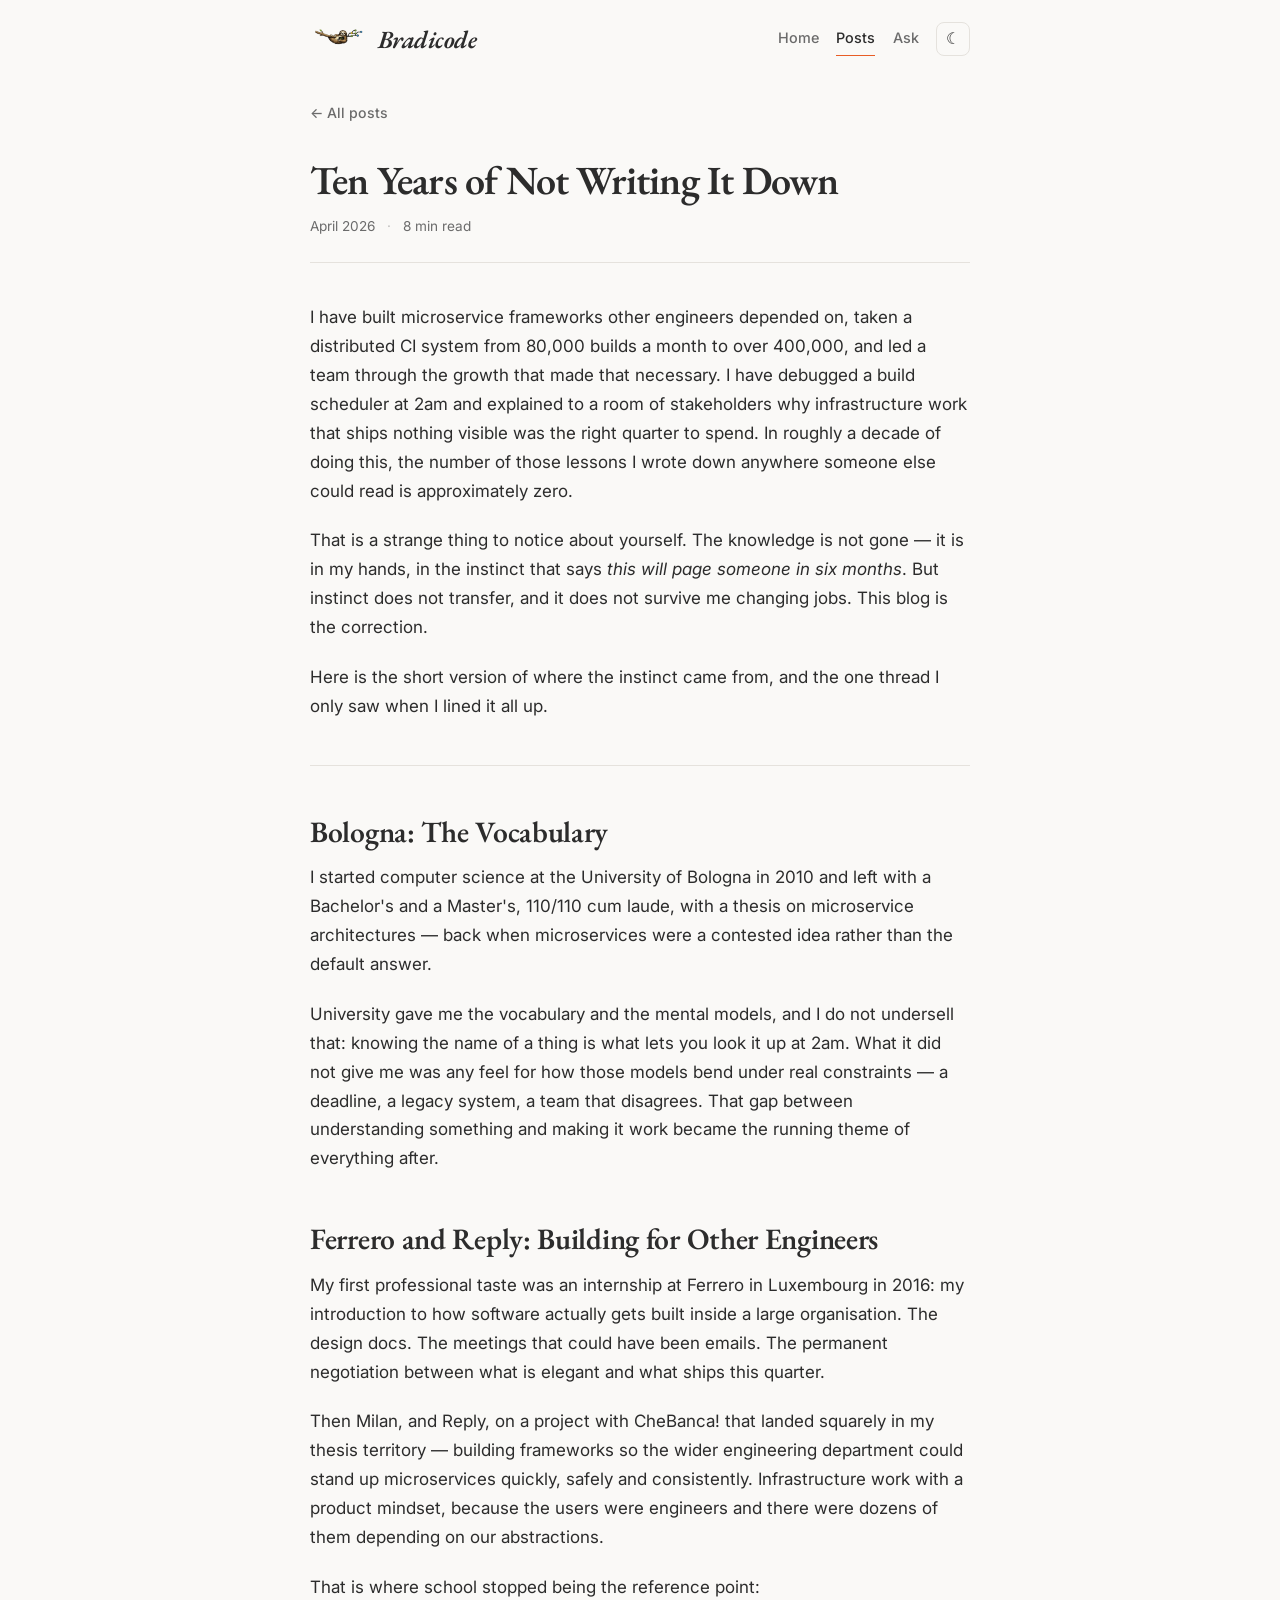
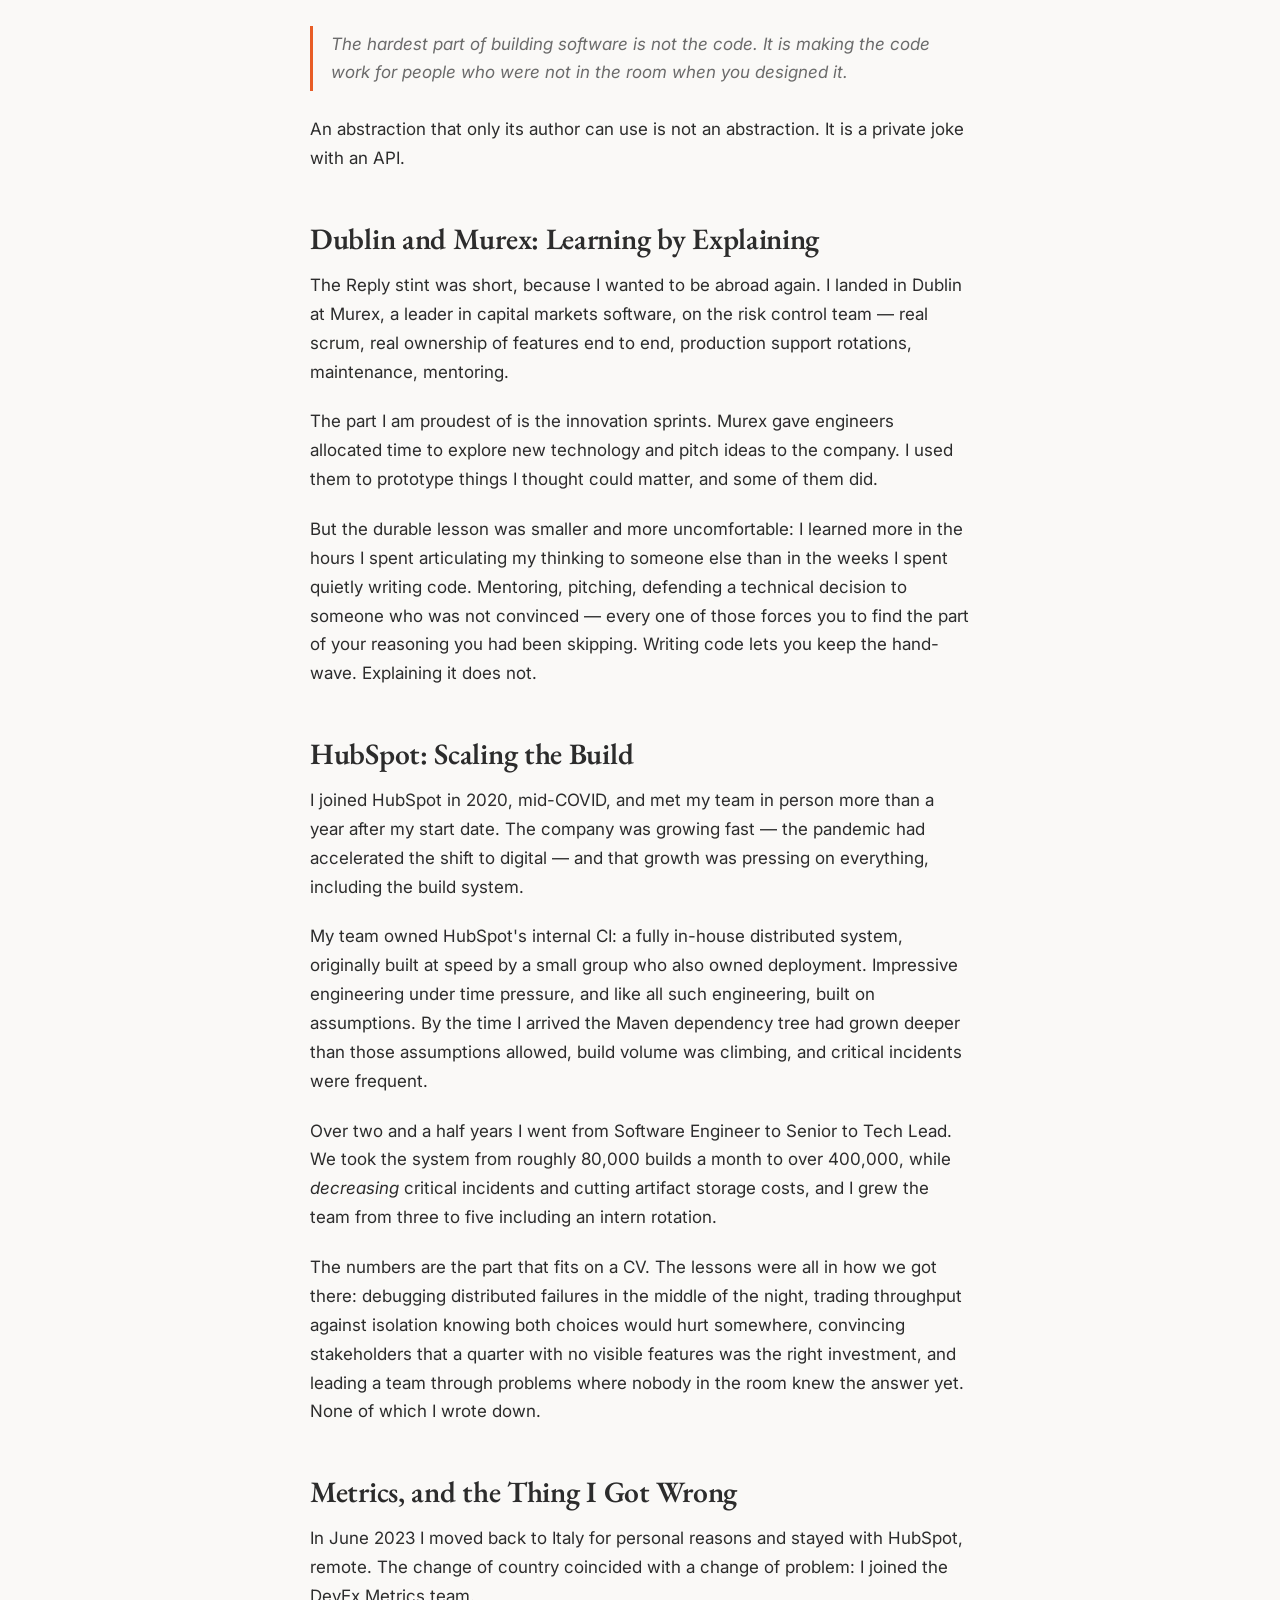
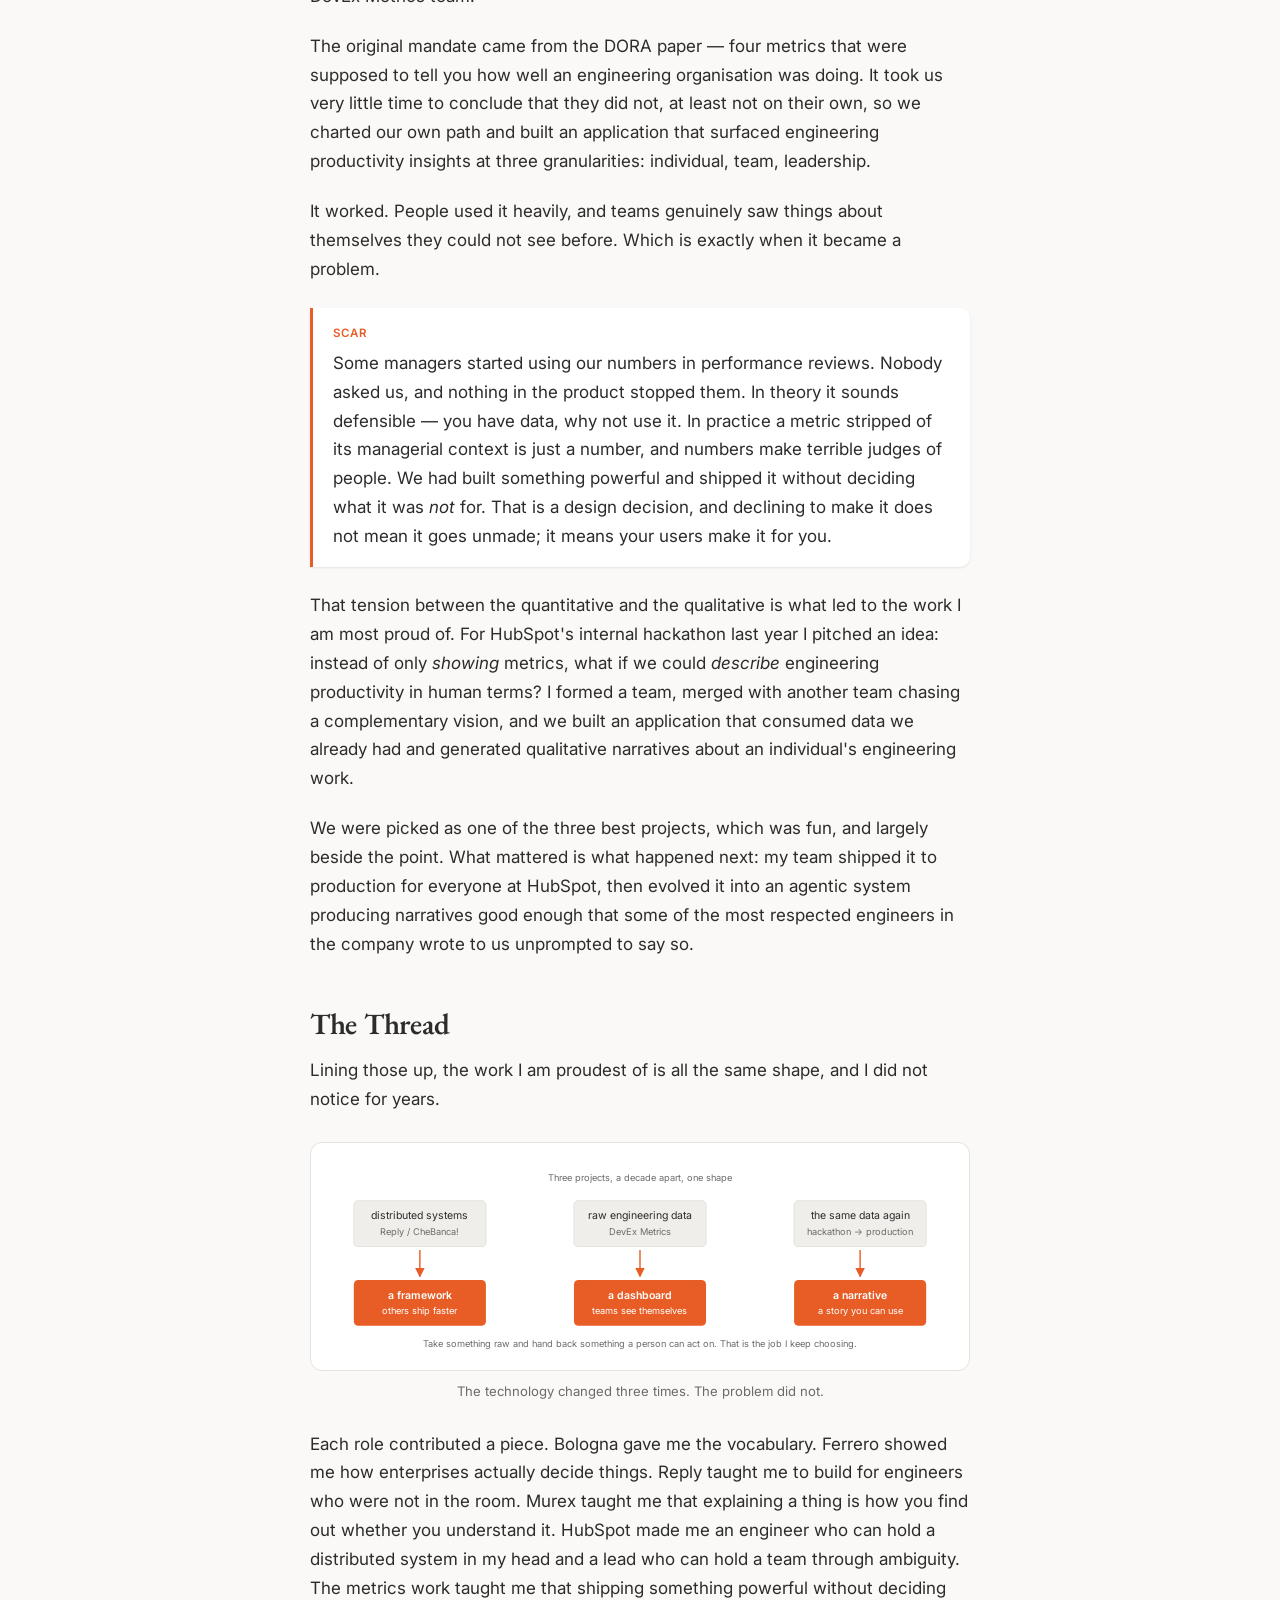
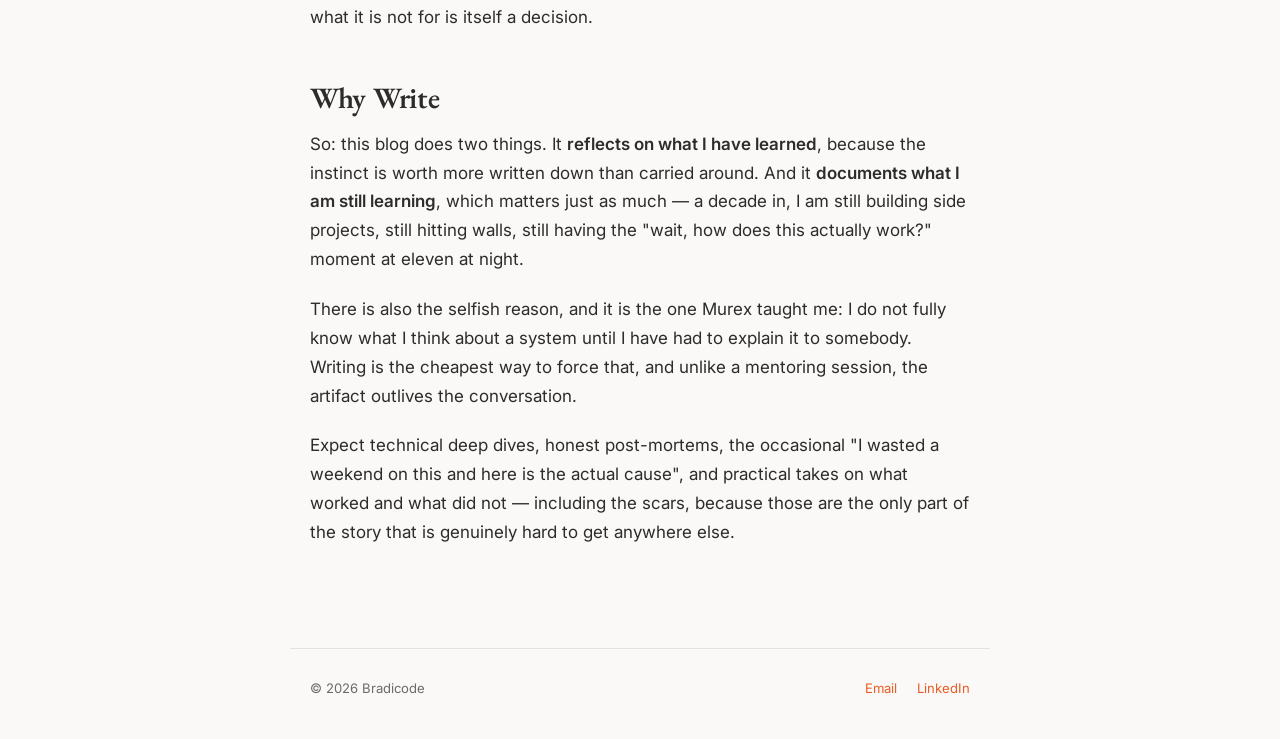
<file: posts/learning-by-building.html>
<!DOCTYPE html>
<html lang="en" data-theme="light">
<head>
  <meta charset="UTF-8">
  <meta name="viewport" content="width=device-width, initial-scale=1.0">
  <title>Ten Years of Not Writing It Down &mdash; Bradicode</title>
  <link rel="stylesheet" href="../style.css">
</head>
<body>
  <nav id="nav-slot"></nav>

  <main>
    <a href="index.html" class="back-link">&larr; All posts</a>

    <article>
      <div class="post-header">
        <h1>Ten Years of Not Writing It Down</h1>
        <div class="post-meta">
          <span>April 2026</span>
          <span class="dot">&middot;</span>
          <span>8 min read</span>
        </div>
      </div>

      <p>I have built microservice frameworks other engineers depended on, taken a distributed CI system from 80,000 builds a month to over 400,000, and led a team through the growth that made that necessary. I have debugged a build scheduler at 2am and explained to a room of stakeholders why infrastructure work that ships nothing visible was the right quarter to spend. In roughly a decade of doing this, the number of those lessons I wrote down anywhere someone else could read is approximately zero.</p>

      <p>That is a strange thing to notice about yourself. The knowledge is not gone &mdash; it is in my hands, in the instinct that says <em>this will page someone in six months</em>. But instinct does not transfer, and it does not survive me changing jobs. This blog is the correction.</p>

      <p>Here is the short version of where the instinct came from, and the one thread I only saw when I lined it all up.</p>

      <hr>

      <h2>Bologna: The Vocabulary</h2>

      <p>I started computer science at the University of Bologna in 2010 and left with a Bachelor's and a Master's, 110/110 cum laude, with a thesis on microservice architectures &mdash; back when microservices were a contested idea rather than the default answer.</p>

      <p>University gave me the vocabulary and the mental models, and I do not undersell that: knowing the name of a thing is what lets you look it up at 2am. What it did not give me was any feel for how those models bend under real constraints &mdash; a deadline, a legacy system, a team that disagrees. That gap between understanding something and making it work became the running theme of everything after.</p>

      <h2>Ferrero and Reply: Building for Other Engineers</h2>

      <p>My first professional taste was an internship at Ferrero in Luxembourg in 2016: my introduction to how software actually gets built inside a large organisation. The design docs. The meetings that could have been emails. The permanent negotiation between what is elegant and what ships this quarter.</p>

      <p>Then Milan, and Reply, on a project with CheBanca! that landed squarely in my thesis territory &mdash; building frameworks so the wider engineering department could stand up microservices quickly, safely and consistently. Infrastructure work with a product mindset, because the users were engineers and there were dozens of them depending on our abstractions.</p>

      <p>That is where school stopped being the reference point:</p>

      <blockquote>The hardest part of building software is not the code. It is making the code work for people who were not in the room when you designed it.</blockquote>

      <p>An abstraction that only its author can use is not an abstraction. It is a private joke with an API.</p>

      <h2>Dublin and Murex: Learning by Explaining</h2>

      <p>The Reply stint was short, because I wanted to be abroad again. I landed in Dublin at Murex, a leader in capital markets software, on the risk control team &mdash; real scrum, real ownership of features end to end, production support rotations, maintenance, mentoring.</p>

      <p>The part I am proudest of is the innovation sprints. Murex gave engineers allocated time to explore new technology and pitch ideas to the company. I used them to prototype things I thought could matter, and some of them did.</p>

      <p>But the durable lesson was smaller and more uncomfortable: I learned more in the hours I spent articulating my thinking to someone else than in the weeks I spent quietly writing code. Mentoring, pitching, defending a technical decision to someone who was not convinced &mdash; every one of those forces you to find the part of your reasoning you had been skipping. Writing code lets you keep the hand-wave. Explaining it does not.</p>

      <h2>HubSpot: Scaling the Build</h2>

      <p>I joined HubSpot in 2020, mid-COVID, and met my team in person more than a year after my start date. The company was growing fast &mdash; the pandemic had accelerated the shift to digital &mdash; and that growth was pressing on everything, including the build system.</p>

      <p>My team owned HubSpot's internal CI: a fully in-house distributed system, originally built at speed by a small group who also owned deployment. Impressive engineering under time pressure, and like all such engineering, built on assumptions. By the time I arrived the Maven dependency tree had grown deeper than those assumptions allowed, build volume was climbing, and critical incidents were frequent.</p>

      <p>Over two and a half years I went from Software Engineer to Senior to Tech Lead. We took the system from roughly 80,000 builds a month to over 400,000, while <em>decreasing</em> critical incidents and cutting artifact storage costs, and I grew the team from three to five including an intern rotation.</p>

      <p>The numbers are the part that fits on a CV. The lessons were all in how we got there: debugging distributed failures in the middle of the night, trading throughput against isolation knowing both choices would hurt somewhere, convincing stakeholders that a quarter with no visible features was the right investment, and leading a team through problems where nobody in the room knew the answer yet. None of which I wrote down.</p>

      <h2>Metrics, and the Thing I Got Wrong</h2>

      <p>In June 2023 I moved back to Italy for personal reasons and stayed with HubSpot, remote. The change of country coincided with a change of problem: I joined the DevEx Metrics team.</p>

      <p>The original mandate came from the DORA paper &mdash; four metrics that were supposed to tell you how well an engineering organisation was doing. It took us very little time to conclude that they did not, at least not on their own, so we charted our own path and built an application that surfaced engineering productivity insights at three granularities: individual, team, leadership.</p>

      <p>It worked. People used it heavily, and teams genuinely saw things about themselves they could not see before. Which is exactly when it became a problem.</p>

      <div class="callout">
        <div class="callout-label">Scar</div>
        <p>Some managers started using our numbers in performance reviews. Nobody asked us, and nothing in the product stopped them. In theory it sounds defensible &mdash; you have data, why not use it. In practice a metric stripped of its managerial context is just a number, and numbers make terrible judges of people. We had built something powerful and shipped it without deciding what it was <em>not</em> for. That is a design decision, and declining to make it does not mean it goes unmade; it means your users make it for you.</p>
      </div>

      <p>That tension between the quantitative and the qualitative is what led to the work I am most proud of. For HubSpot's internal hackathon last year I pitched an idea: instead of only <em>showing</em> metrics, what if we could <em>describe</em> engineering productivity in human terms? I formed a team, merged with another team chasing a complementary vision, and we built an application that consumed data we already had and generated qualitative narratives about an individual's engineering work.</p>

      <p>We were picked as one of the three best projects, which was fun, and largely beside the point. What mattered is what happened next: my team shipped it to production for everyone at HubSpot, then evolved it into an agentic system producing narratives good enough that some of the most respected engineers in the company wrote to us unprompted to say so.</p>

      <h2>The Thread</h2>

      <p>Lining those up, the work I am proudest of is all the same shape, and I did not notice for years.</p>

      <figure>
        <div class="diagram-scroll">
<svg class="diagram" viewBox="0 0 720 230" role="img" aria-label="Frameworks, metrics and narratives as three instances of turning raw material into something a person can act on">
          <defs>
            <marker id="arr-thread" viewBox="0 0 10 10" refX="9" refY="5" markerWidth="7" markerHeight="7" orient="auto-start-reverse">
              <path d="M0,0 L10,5 L0,10 z" class="d-arrowhead-accent"/>
            </marker>
          </defs>

          <text x="360" y="30" text-anchor="middle" class="d-text-sm">Three projects, a decade apart, one shape</text>

          <rect x="35" y="52" width="150" height="52" rx="5" class="d-box-soft"/>
          <text x="110" y="73" text-anchor="middle" class="d-text">distributed systems</text>
          <text x="110" y="91" text-anchor="middle" class="d-text-sm">Reply / CheBanca!</text>

          <rect x="285" y="52" width="150" height="52" rx="5" class="d-box-soft"/>
          <text x="360" y="73" text-anchor="middle" class="d-text">raw engineering data</text>
          <text x="360" y="91" text-anchor="middle" class="d-text-sm">DevEx Metrics</text>

          <rect x="535" y="52" width="150" height="52" rx="5" class="d-box-soft"/>
          <text x="610" y="73" text-anchor="middle" class="d-text">the same data again</text>
          <text x="610" y="91" text-anchor="middle" class="d-text-sm">hackathon &rarr; production</text>

          <line x1="110" y1="108" x2="110" y2="138" class="d-line-accent" marker-end="url(#arr-thread)"/>
          <line x1="360" y1="108" x2="360" y2="138" class="d-line-accent" marker-end="url(#arr-thread)"/>
          <line x1="610" y1="108" x2="610" y2="138" class="d-line-accent" marker-end="url(#arr-thread)"/>

          <rect x="35" y="142" width="150" height="52" rx="5" class="d-box-accent"/>
          <text x="110" y="163" text-anchor="middle" class="d-text-inv">a framework</text>
          <text x="110" y="181" text-anchor="middle" class="d-text-inv" style="font-weight:400;font-size:10.5px">others ship faster</text>

          <rect x="285" y="142" width="150" height="52" rx="5" class="d-box-accent"/>
          <text x="360" y="163" text-anchor="middle" class="d-text-inv">a dashboard</text>
          <text x="360" y="181" text-anchor="middle" class="d-text-inv" style="font-weight:400;font-size:10.5px">teams see themselves</text>

          <rect x="535" y="142" width="150" height="52" rx="5" class="d-box-accent"/>
          <text x="610" y="163" text-anchor="middle" class="d-text-inv">a narrative</text>
          <text x="610" y="181" text-anchor="middle" class="d-text-inv" style="font-weight:400;font-size:10.5px">a story you can use</text>

          <text x="360" y="218" text-anchor="middle" class="d-text-sm">Take something raw and hand back something a person can act on. That is the job I keep choosing.</text>
        </svg>
        </div>
        <figcaption>The technology changed three times. The problem did not.</figcaption>
      </figure>

      <p>Each role contributed a piece. Bologna gave me the vocabulary. Ferrero showed me how enterprises actually decide things. Reply taught me to build for engineers who were not in the room. Murex taught me that explaining a thing is how you find out whether you understand it. HubSpot made me an engineer who can hold a distributed system in my head and a lead who can hold a team through ambiguity. The metrics work taught me that shipping something powerful without deciding what it is not for is itself a decision.</p>

      <h2>Why Write</h2>

      <p>So: this blog does two things. It <strong>reflects on what I have learned</strong>, because the instinct is worth more written down than carried around. And it <strong>documents what I am still learning</strong>, which matters just as much &mdash; a decade in, I am still building side projects, still hitting walls, still having the "wait, how does this actually work?" moment at eleven at night.</p>

      <p>There is also the selfish reason, and it is the one Murex taught me: I do not fully know what I think about a system until I have had to explain it to somebody. Writing is the cheapest way to force that, and unlike a mentoring session, the artifact outlives the conversation.</p>

      <p>Expect technical deep dives, honest post-mortems, the occasional "I wasted a weekend on this and here is the actual cause", and practical takes on what worked and what did not &mdash; including the scars, because those are the only part of the story that is genuinely hard to get anywhere else.</p>
    </article>
  </main>

  <footer id="footer-slot"></footer>

  <script src="../js/site.js"></script>
</body>
</html>
</file>
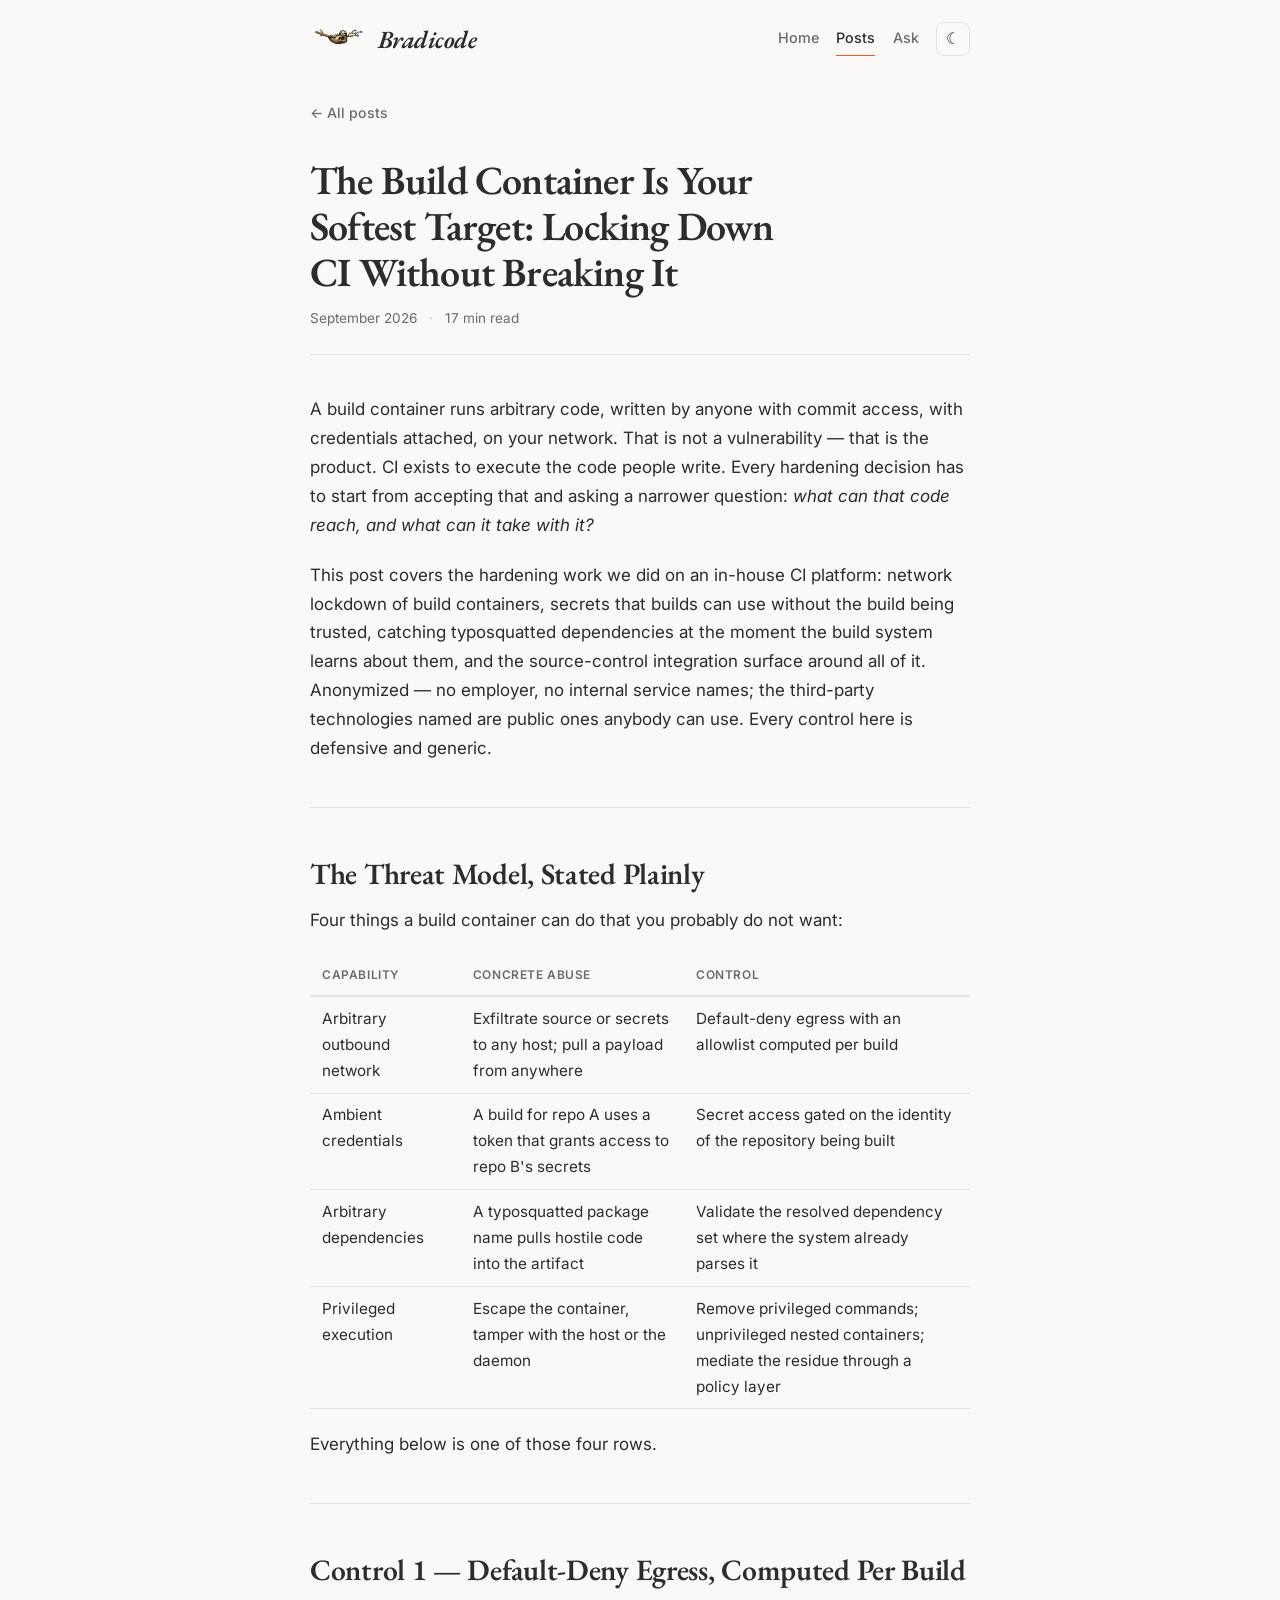
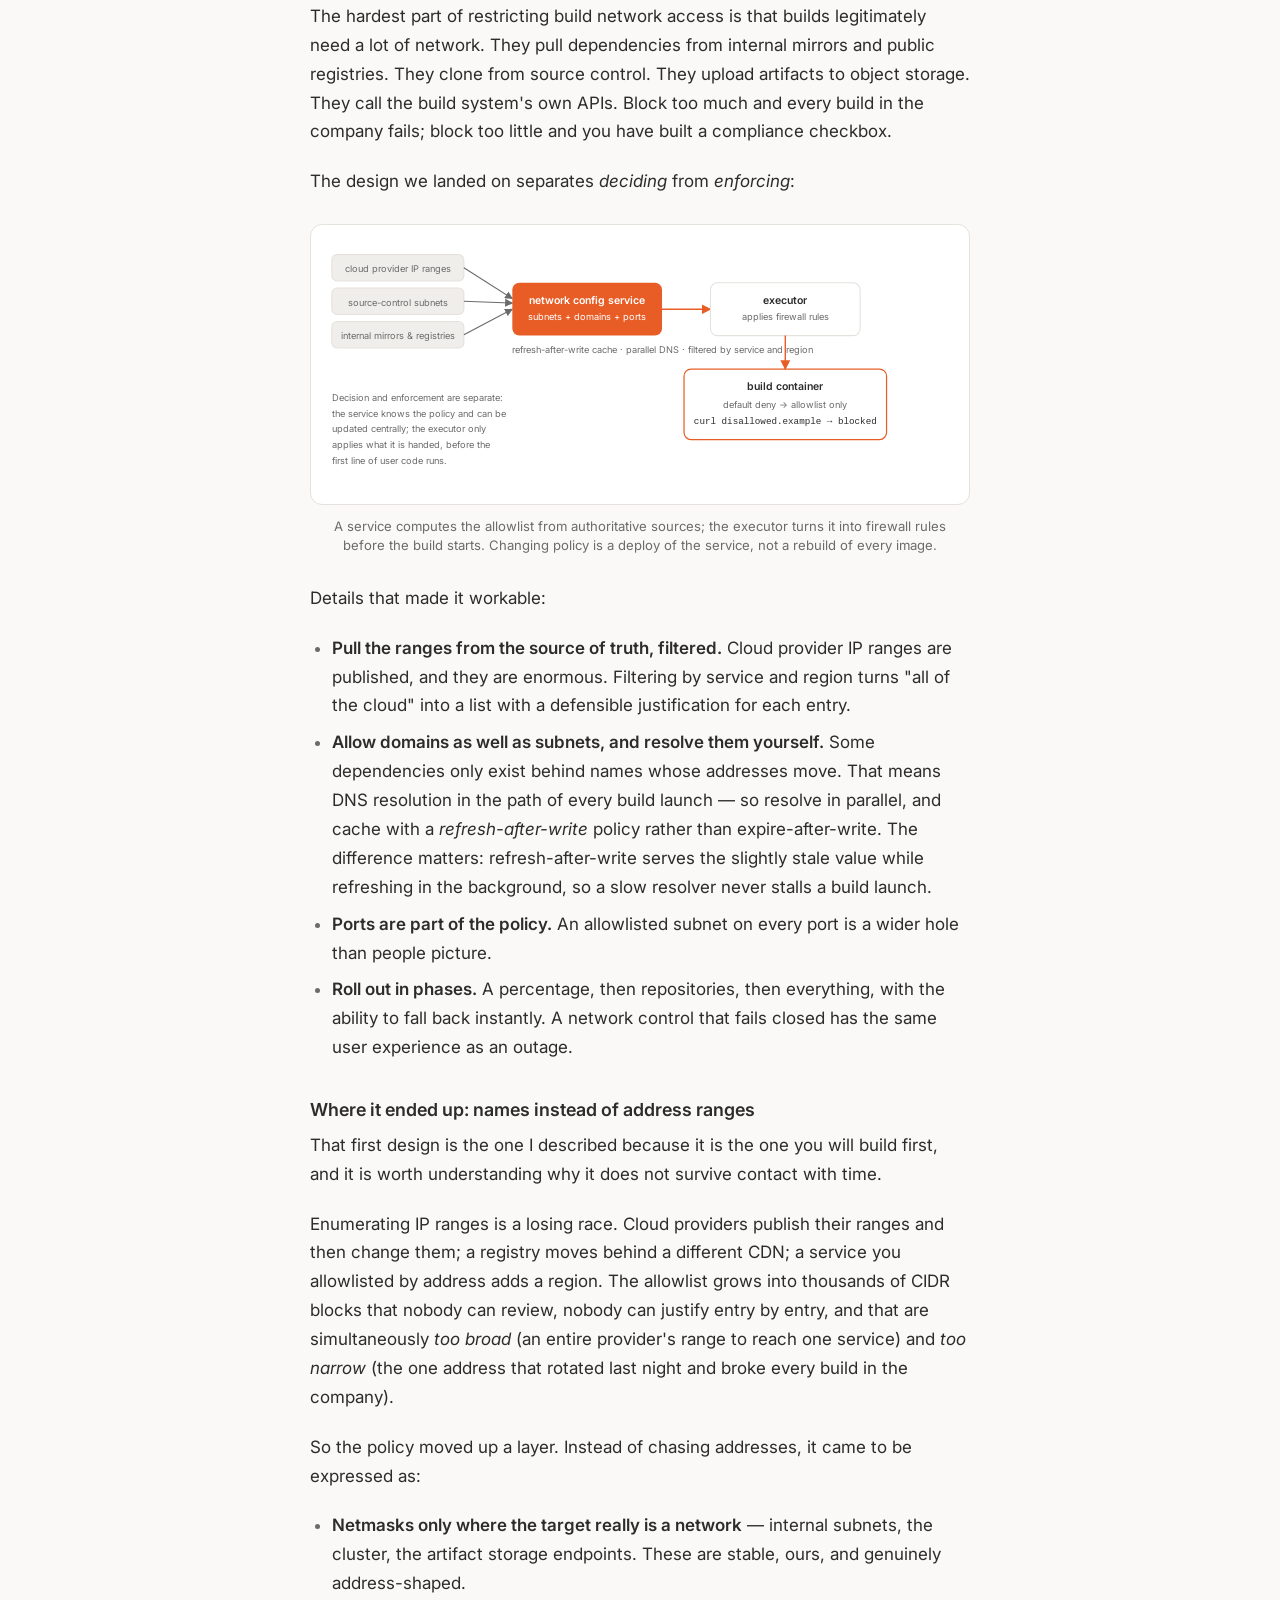
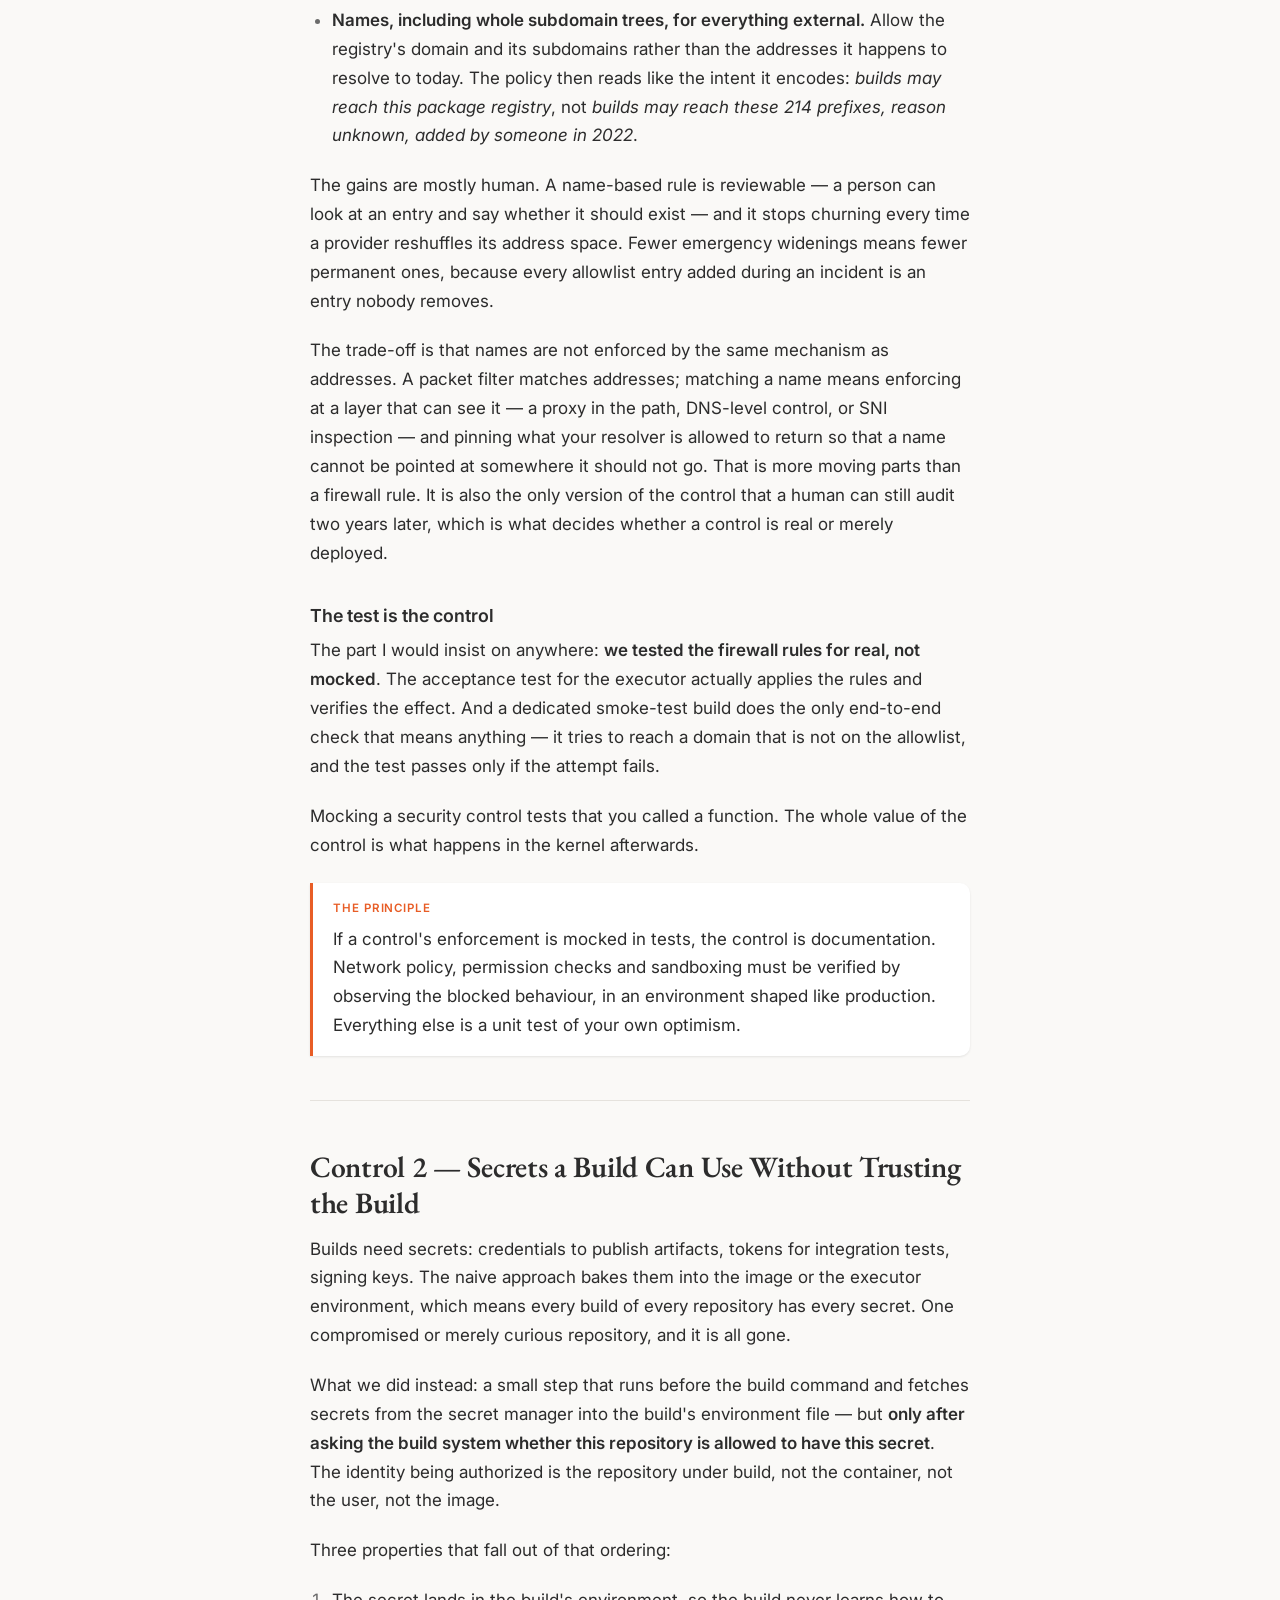
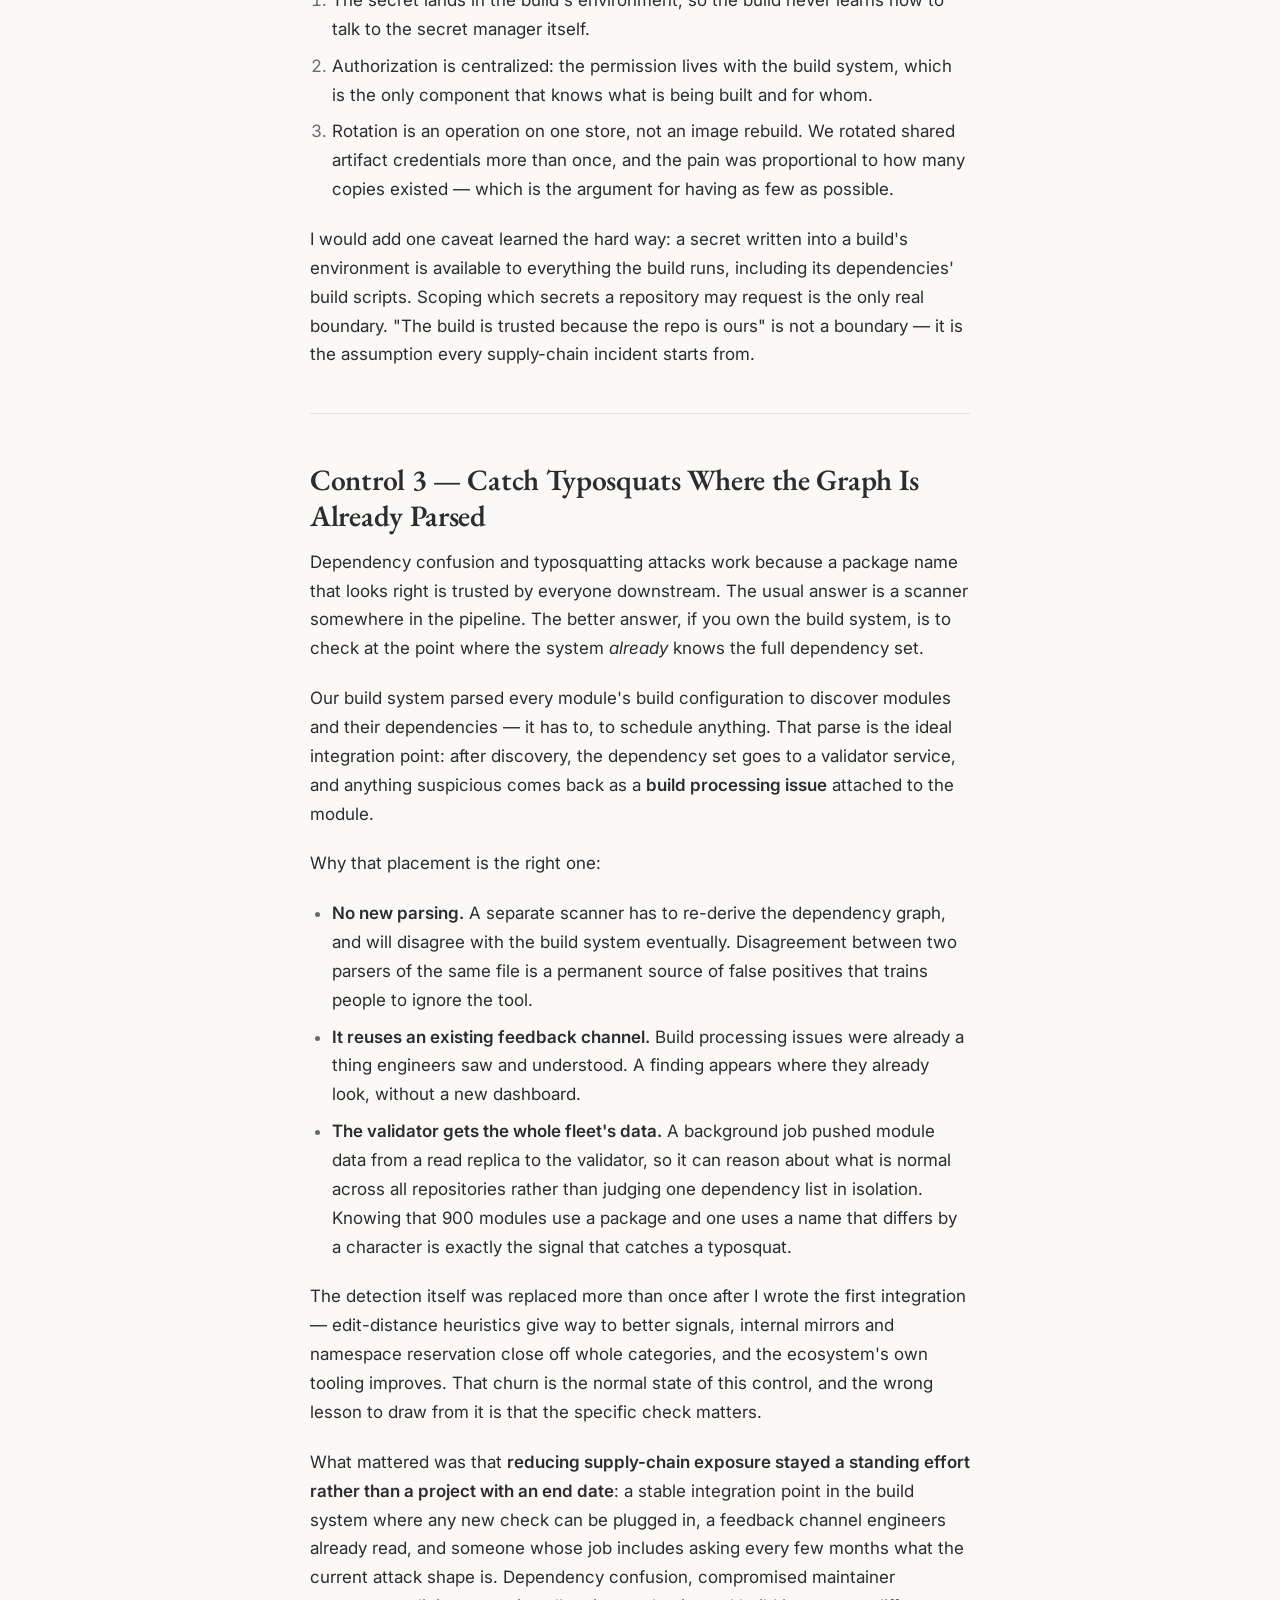
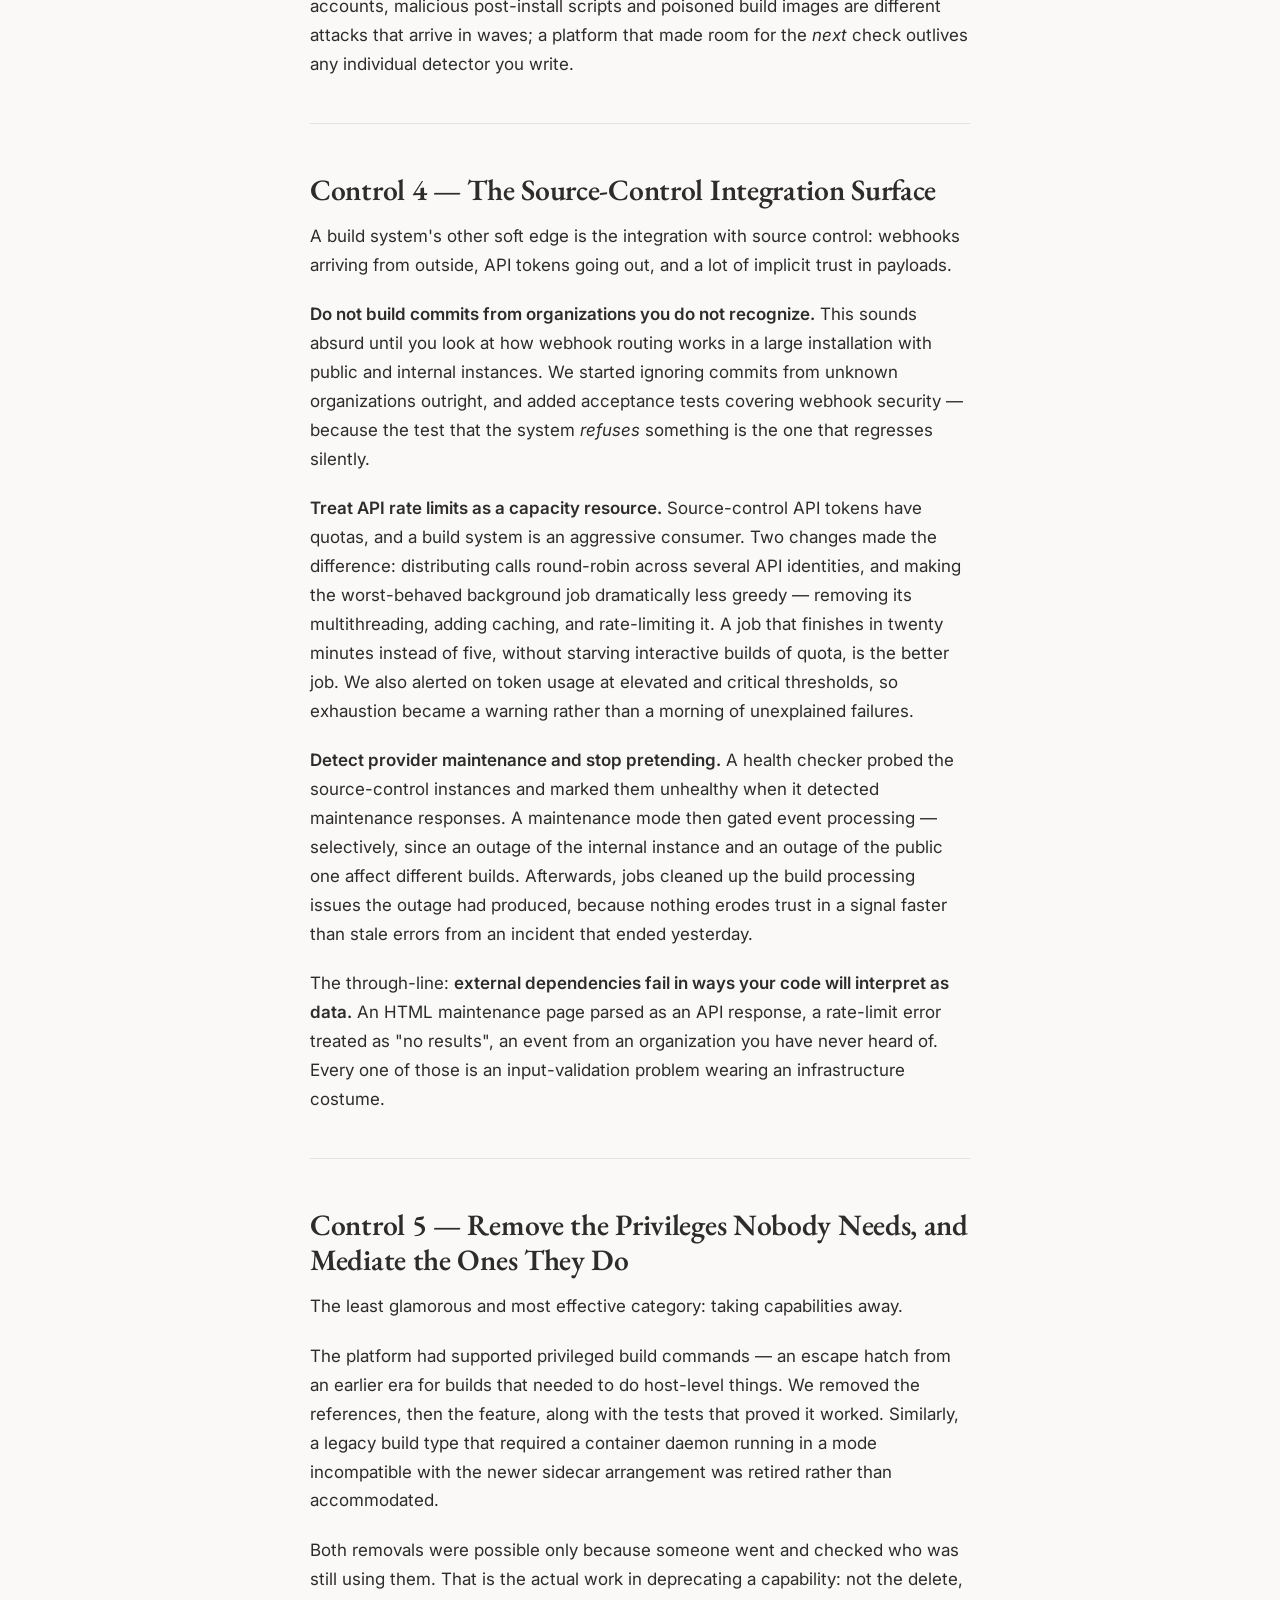
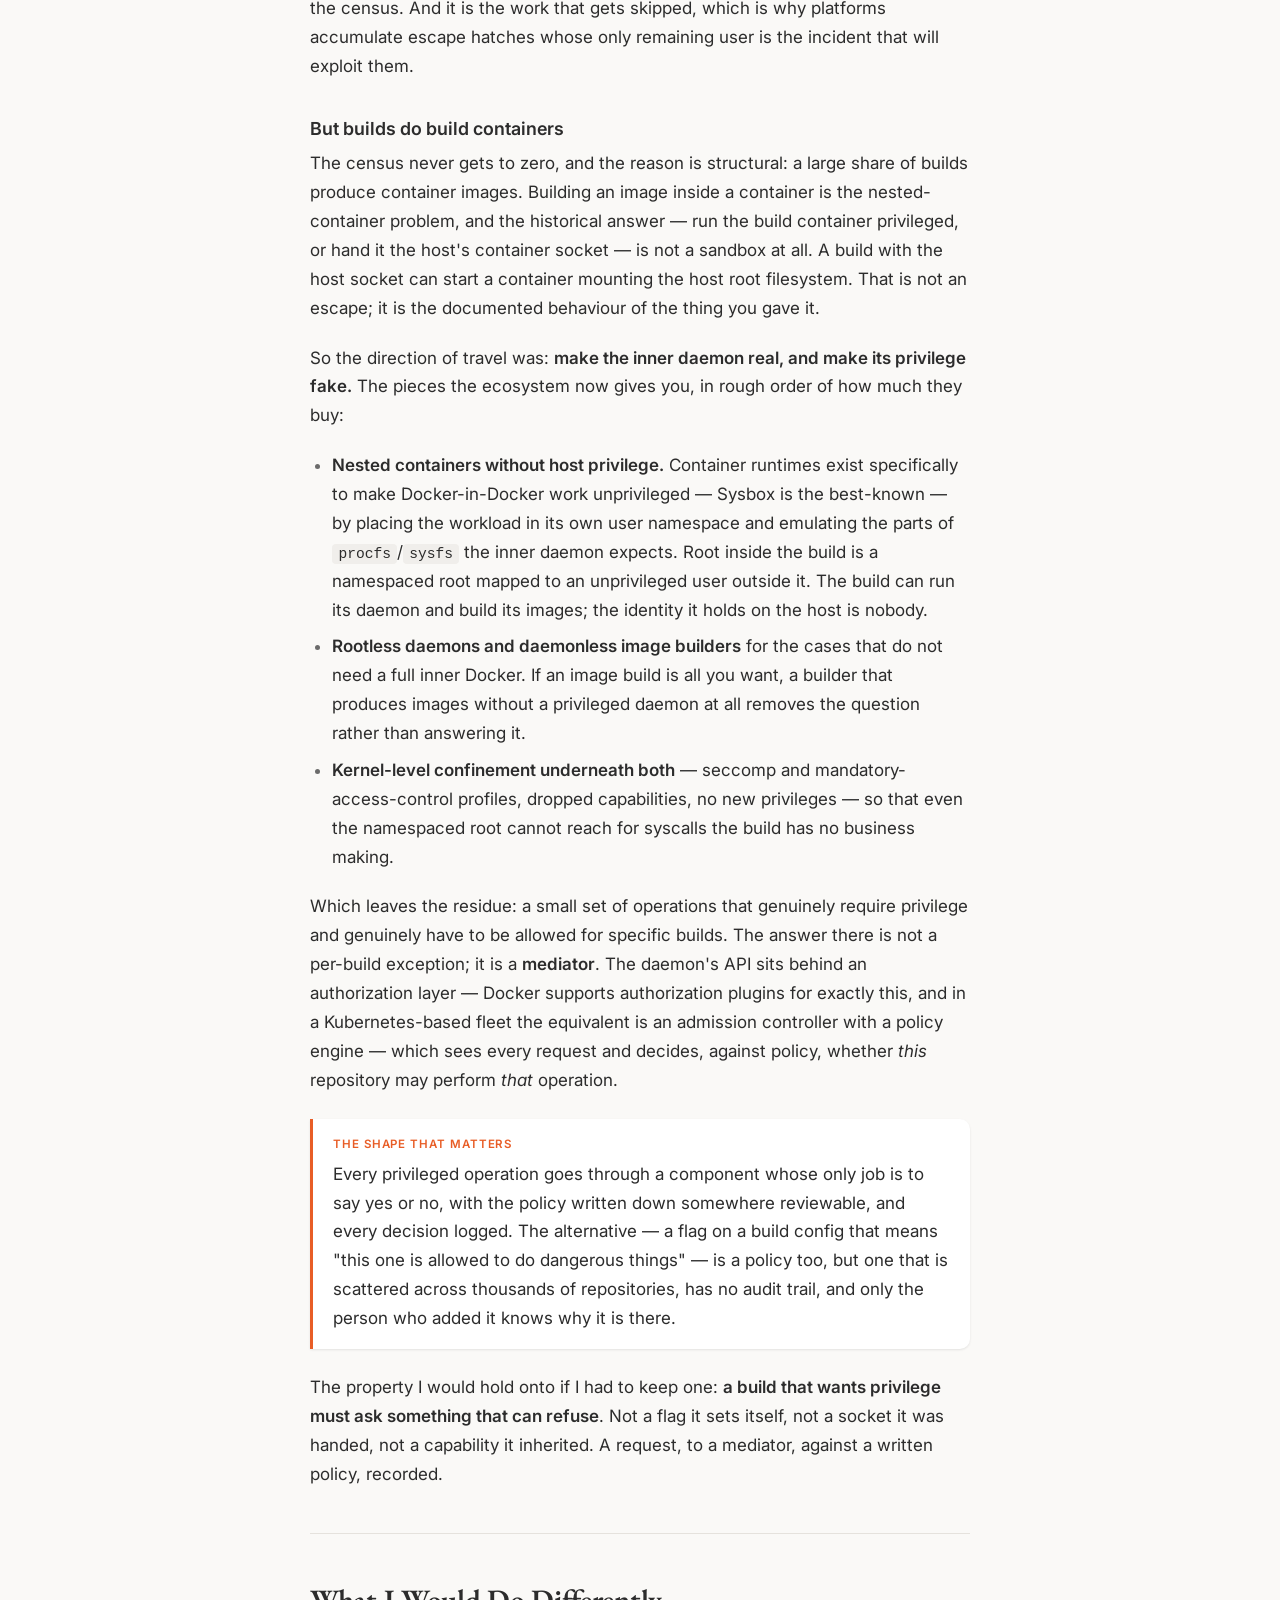
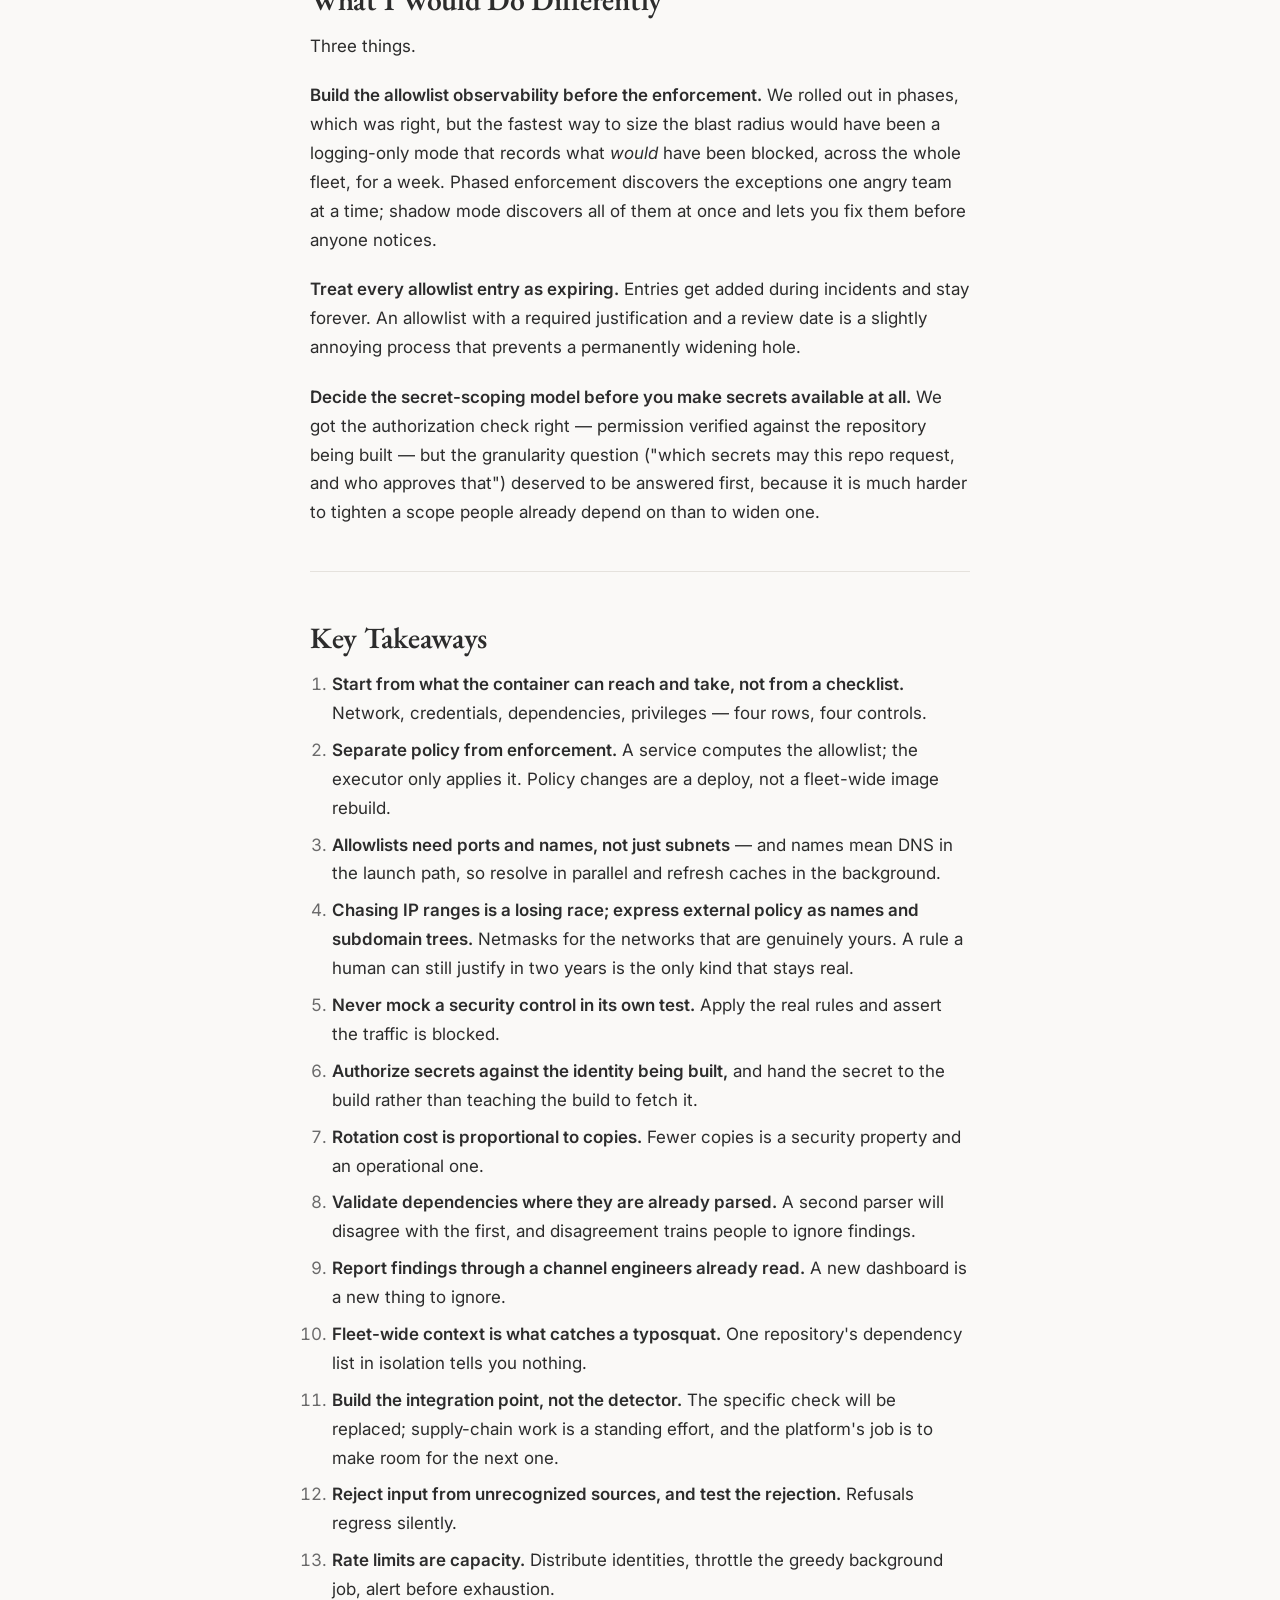
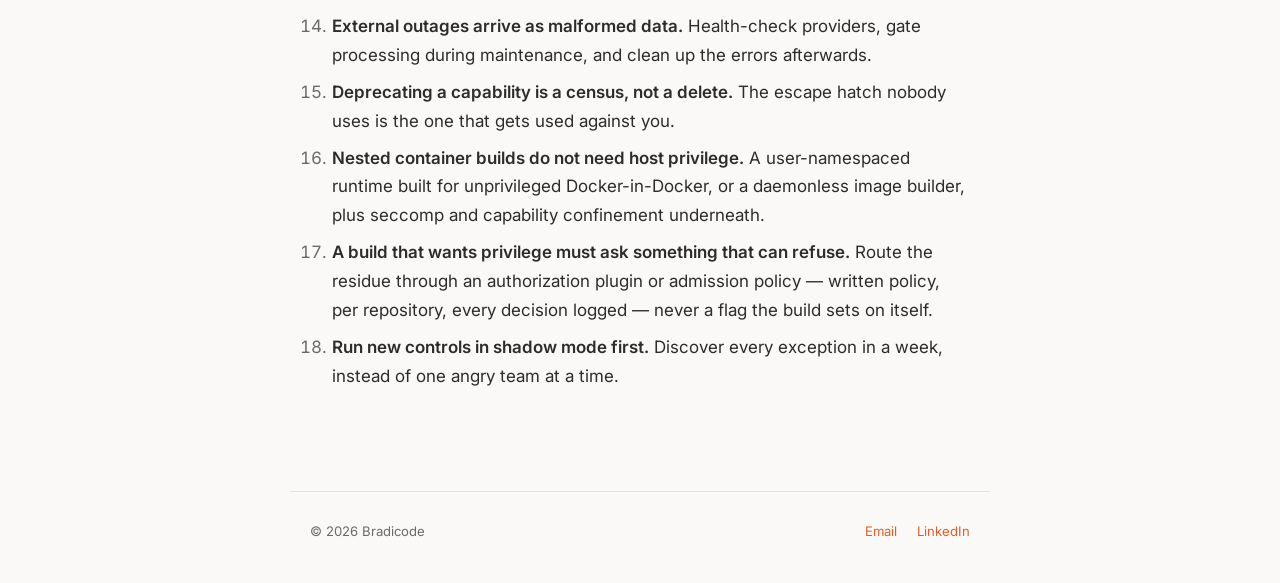
<file: posts/locking-down-the-build.html>
<!DOCTYPE html>
<html lang="en" data-theme="light">
<head>
  <meta charset="UTF-8">
  <meta name="viewport" content="width=device-width, initial-scale=1.0">
  <title>The Build Container Is Your Softest Target: Locking Down CI Without Breaking It &mdash; Bradicode</title>
  <link rel="stylesheet" href="../style.css">
</head>
<body>
  <nav id="nav-slot"></nav>

  <main>
    <a href="index.html" class="back-link">&larr; All posts</a>

    <article>
      <div class="post-header">
        <h1>The Build Container Is Your Softest Target: Locking Down CI Without Breaking It</h1>
        <div class="post-meta">
          <span>September 2026</span>
          <span class="dot">&middot;</span>
          <span>17 min read</span>
        </div>
      </div>

      <p>A build container runs arbitrary code, written by anyone with commit access, with credentials attached, on your network. That is not a vulnerability &mdash; that is the product. CI exists to execute the code people write. Every hardening decision has to start from accepting that and asking a narrower question: <em>what can that code reach, and what can it take with it?</em></p>

      <p>This post covers the hardening work we did on an in-house CI platform: network lockdown of build containers, secrets that builds can use without the build being trusted, catching typosquatted dependencies at the moment the build system learns about them, and the source-control integration surface around all of it. Anonymized &mdash; no employer, no internal service names; the third-party technologies named are public ones anybody can use. Every control here is defensive and generic.</p>

      <hr>

      <h2>The Threat Model, Stated Plainly</h2>

      <p>Four things a build container can do that you probably do not want:</p>

      <table>
        <thead>
          <tr><th>Capability</th><th>Concrete abuse</th><th>Control</th></tr>
        </thead>
        <tbody>
          <tr><td>Arbitrary outbound network</td><td>Exfiltrate source or secrets to any host; pull a payload from anywhere</td><td>Default-deny egress with an allowlist computed per build</td></tr>
          <tr><td>Ambient credentials</td><td>A build for repo A uses a token that grants access to repo B's secrets</td><td>Secret access gated on the identity of the repository being built</td></tr>
          <tr><td>Arbitrary dependencies</td><td>A typosquatted package name pulls hostile code into the artifact</td><td>Validate the resolved dependency set where the system already parses it</td></tr>
          <tr><td>Privileged execution</td><td>Escape the container, tamper with the host or the daemon</td><td>Remove privileged commands; unprivileged nested containers; mediate the residue through a policy layer</td></tr>
        </tbody>
      </table>

      <p>Everything below is one of those four rows.</p>

      <hr>

      <h2>Control 1 &mdash; Default-Deny Egress, Computed Per Build</h2>

      <p>The hardest part of restricting build network access is that builds legitimately need a lot of network. They pull dependencies from internal mirrors and public registries. They clone from source control. They upload artifacts to object storage. They call the build system's own APIs. Block too much and every build in the company fails; block too little and you have built a compliance checkbox.</p>

      <p>The design we landed on separates <em>deciding</em> from <em>enforcing</em>:</p>

      <figure>
        <div class="diagram-scroll">
<svg class="diagram" viewBox="0 0 720 290" role="img" aria-label="A network configuration service returns allowed subnets, domains and ports; the executor applies them as firewall rules before the build starts">
          <defs>
            <marker id="arr-net" viewBox="0 0 10 10" refX="9" refY="5" markerWidth="7" markerHeight="7" orient="auto-start-reverse">
              <path d="M0,0 L10,5 L0,10 z" class="d-arrowhead"/>
            </marker>
            <marker id="arr-net-a" viewBox="0 0 10 10" refX="9" refY="5" markerWidth="7" markerHeight="7" orient="auto-start-reverse">
              <path d="M0,0 L10,5 L0,10 z" class="d-arrowhead-accent"/>
            </marker>
          </defs>

          <rect x="10" y="20" width="150" height="30" rx="6" class="d-box-soft"/>
          <text x="85" y="40" text-anchor="middle" class="d-text-sm">cloud provider IP ranges</text>
          <rect x="10" y="58" width="150" height="30" rx="6" class="d-box-soft"/>
          <text x="85" y="78" text-anchor="middle" class="d-text-sm">source-control subnets</text>
          <rect x="10" y="96" width="150" height="30" rx="6" class="d-box-soft"/>
          <text x="85" y="116" text-anchor="middle" class="d-text-sm">internal mirrors &amp; registries</text>

          <line x1="160" y1="35" x2="215" y2="70" class="d-line" marker-end="url(#arr-net)"/>
          <line x1="160" y1="73" x2="215" y2="75" class="d-line" marker-end="url(#arr-net)"/>
          <line x1="160" y1="111" x2="215" y2="82" class="d-line" marker-end="url(#arr-net)"/>

          <rect x="215" y="52" width="170" height="60" rx="8" class="d-box-accent"/>
          <text x="300" y="76" text-anchor="middle" class="d-text-inv">network config service</text>
          <text x="300" y="94" text-anchor="middle" class="d-text-inv" style="font-weight:400;font-size:10.5px">subnets + domains + ports</text>

          <text x="215" y="132" class="d-text-sm">refresh-after-write cache &middot; parallel DNS &middot; filtered by service and region</text>

          <line x1="385" y1="82" x2="440" y2="82" class="d-line-accent" marker-end="url(#arr-net-a)"/>

          <rect x="440" y="52" width="170" height="60" rx="8" class="d-box"/>
          <text x="525" y="76" text-anchor="middle" class="d-text-b">executor</text>
          <text x="525" y="94" text-anchor="middle" class="d-text-sm">applies firewall rules</text>

          <line x1="525" y1="112" x2="525" y2="150" class="d-line-accent" marker-end="url(#arr-net-a)"/>

          <rect x="410" y="150" width="230" height="80" rx="8" class="d-box-outline"/>
          <text x="525" y="174" text-anchor="middle" class="d-text-b">build container</text>
          <text x="525" y="194" text-anchor="middle" class="d-text-sm">default deny &rarr; allowlist only</text>
          <text x="525" y="212" text-anchor="middle" class="d-mono">curl disallowed.example &rarr; blocked</text>

          <text x="10" y="186" class="d-text-sm">Decision and enforcement are separate:</text>
          <text x="10" y="204" class="d-text-sm">the service knows the policy and can be</text>
          <text x="10" y="222" class="d-text-sm">updated centrally; the executor only</text>
          <text x="10" y="240" class="d-text-sm">applies what it is handed, before the</text>
          <text x="10" y="258" class="d-text-sm">first line of user code runs.</text>
        </svg>
        </div>
        <figcaption>A service computes the allowlist from authoritative sources; the executor turns it into firewall rules before the build starts. Changing policy is a deploy of the service, not a rebuild of every image.</figcaption>
      </figure>

      <p>Details that made it workable:</p>

      <ul>
        <li><strong>Pull the ranges from the source of truth, filtered.</strong> Cloud provider IP ranges are published, and they are enormous. Filtering by service and region turns "all of the cloud" into a list with a defensible justification for each entry.</li>
        <li><strong>Allow domains as well as subnets, and resolve them yourself.</strong> Some dependencies only exist behind names whose addresses move. That means DNS resolution in the path of every build launch &mdash; so resolve in parallel, and cache with a <em>refresh-after-write</em> policy rather than expire-after-write. The difference matters: refresh-after-write serves the slightly stale value while refreshing in the background, so a slow resolver never stalls a build launch.</li>
        <li><strong>Ports are part of the policy.</strong> An allowlisted subnet on every port is a wider hole than people picture.</li>
        <li><strong>Roll out in phases.</strong> A percentage, then repositories, then everything, with the ability to fall back instantly. A network control that fails closed has the same user experience as an outage.</li>
      </ul>

      <h3>Where it ended up: names instead of address ranges</h3>

      <p>That first design is the one I described because it is the one you will build first, and it is worth understanding why it does not survive contact with time.</p>

      <p>Enumerating IP ranges is a losing race. Cloud providers publish their ranges and then change them; a registry moves behind a different CDN; a service you allowlisted by address adds a region. The allowlist grows into thousands of CIDR blocks that nobody can review, nobody can justify entry by entry, and that are simultaneously <em>too broad</em> (an entire provider's range to reach one service) and <em>too narrow</em> (the one address that rotated last night and broke every build in the company).</p>

      <p>So the policy moved up a layer. Instead of chasing addresses, it came to be expressed as:</p>

      <ul>
        <li><strong>Netmasks only where the target really is a network</strong> &mdash; internal subnets, the cluster, the artifact storage endpoints. These are stable, ours, and genuinely address-shaped.</li>
        <li><strong>Names, including whole subdomain trees, for everything external.</strong> Allow the registry's domain and its subdomains rather than the addresses it happens to resolve to today. The policy then reads like the intent it encodes: <em>builds may reach this package registry</em>, not <em>builds may reach these 214 prefixes, reason unknown, added by someone in 2022</em>.</li>
      </ul>

      <p>The gains are mostly human. A name-based rule is reviewable &mdash; a person can look at an entry and say whether it should exist &mdash; and it stops churning every time a provider reshuffles its address space. Fewer emergency widenings means fewer permanent ones, because every allowlist entry added during an incident is an entry nobody removes.</p>

      <p>The trade-off is that names are not enforced by the same mechanism as addresses. A packet filter matches addresses; matching a name means enforcing at a layer that can see it &mdash; a proxy in the path, DNS-level control, or SNI inspection &mdash; and pinning what your resolver is allowed to return so that a name cannot be pointed at somewhere it should not go. That is more moving parts than a firewall rule. It is also the only version of the control that a human can still audit two years later, which is what decides whether a control is real or merely deployed.</p>

      <h3>The test is the control</h3>

      <p>The part I would insist on anywhere: <strong>we tested the firewall rules for real, not mocked</strong>. The acceptance test for the executor actually applies the rules and verifies the effect. And a dedicated smoke-test build does the only end-to-end check that means anything &mdash; it tries to reach a domain that is not on the allowlist, and the test passes only if the attempt fails.</p>

      <p>Mocking a security control tests that you called a function. The whole value of the control is what happens in the kernel afterwards.</p>

      <div class="callout">
        <div class="callout-label">The principle</div>
        <p>If a control's enforcement is mocked in tests, the control is documentation. Network policy, permission checks and sandboxing must be verified by observing the blocked behaviour, in an environment shaped like production. Everything else is a unit test of your own optimism.</p>
      </div>

      <hr>

      <h2>Control 2 &mdash; Secrets a Build Can Use Without Trusting the Build</h2>

      <p>Builds need secrets: credentials to publish artifacts, tokens for integration tests, signing keys. The naive approach bakes them into the image or the executor environment, which means every build of every repository has every secret. One compromised or merely curious repository, and it is all gone.</p>

      <p>What we did instead: a small step that runs before the build command and fetches secrets from the secret manager into the build's environment file &mdash; but <strong>only after asking the build system whether this repository is allowed to have this secret</strong>. The identity being authorized is the repository under build, not the container, not the user, not the image.</p>

      <p>Three properties that fall out of that ordering:</p>

      <ol>
        <li>The secret lands in the build's environment, so the build never learns how to talk to the secret manager itself.</li>
        <li>Authorization is centralized: the permission lives with the build system, which is the only component that knows what is being built and for whom.</li>
        <li>Rotation is an operation on one store, not an image rebuild. We rotated shared artifact credentials more than once, and the pain was proportional to how many copies existed &mdash; which is the argument for having as few as possible.</li>
      </ol>

      <p>I would add one caveat learned the hard way: a secret written into a build's environment is available to everything the build runs, including its dependencies' build scripts. Scoping which secrets a repository may request is the only real boundary. "The build is trusted because the repo is ours" is not a boundary &mdash; it is the assumption every supply-chain incident starts from.</p>

      <hr>

      <h2>Control 3 &mdash; Catch Typosquats Where the Graph Is Already Parsed</h2>

      <p>Dependency confusion and typosquatting attacks work because a package name that looks right is trusted by everyone downstream. The usual answer is a scanner somewhere in the pipeline. The better answer, if you own the build system, is to check at the point where the system <em>already</em> knows the full dependency set.</p>

      <p>Our build system parsed every module's build configuration to discover modules and their dependencies &mdash; it has to, to schedule anything. That parse is the ideal integration point: after discovery, the dependency set goes to a validator service, and anything suspicious comes back as a <strong>build processing issue</strong> attached to the module.</p>

      <p>Why that placement is the right one:</p>

      <ul>
        <li><strong>No new parsing.</strong> A separate scanner has to re-derive the dependency graph, and will disagree with the build system eventually. Disagreement between two parsers of the same file is a permanent source of false positives that trains people to ignore the tool.</li>
        <li><strong>It reuses an existing feedback channel.</strong> Build processing issues were already a thing engineers saw and understood. A finding appears where they already look, without a new dashboard.</li>
        <li><strong>The validator gets the whole fleet's data.</strong> A background job pushed module data from a read replica to the validator, so it can reason about what is normal across all repositories rather than judging one dependency list in isolation. Knowing that 900 modules use a package and one uses a name that differs by a character is exactly the signal that catches a typosquat.</li>
      </ul>

      <p>The detection itself was replaced more than once after I wrote the first integration &mdash; edit-distance heuristics give way to better signals, internal mirrors and namespace reservation close off whole categories, and the ecosystem's own tooling improves. That churn is the normal state of this control, and the wrong lesson to draw from it is that the specific check matters.</p>

      <p>What mattered was that <strong>reducing supply-chain exposure stayed a standing effort rather than a project with an end date</strong>: a stable integration point in the build system where any new check can be plugged in, a feedback channel engineers already read, and someone whose job includes asking every few months what the current attack shape is. Dependency confusion, compromised maintainer accounts, malicious post-install scripts and poisoned build images are different attacks that arrive in waves; a platform that made room for the <em>next</em> check outlives any individual detector you write.</p>

      <hr>

      <h2>Control 4 &mdash; The Source-Control Integration Surface</h2>

      <p>A build system's other soft edge is the integration with source control: webhooks arriving from outside, API tokens going out, and a lot of implicit trust in payloads.</p>

      <p><strong>Do not build commits from organizations you do not recognize.</strong> This sounds absurd until you look at how webhook routing works in a large installation with public and internal instances. We started ignoring commits from unknown organizations outright, and added acceptance tests covering webhook security &mdash; because the test that the system <em>refuses</em> something is the one that regresses silently.</p>

      <p><strong>Treat API rate limits as a capacity resource.</strong> Source-control API tokens have quotas, and a build system is an aggressive consumer. Two changes made the difference: distributing calls round-robin across several API identities, and making the worst-behaved background job dramatically less greedy &mdash; removing its multithreading, adding caching, and rate-limiting it. A job that finishes in twenty minutes instead of five, without starving interactive builds of quota, is the better job. We also alerted on token usage at elevated and critical thresholds, so exhaustion became a warning rather than a morning of unexplained failures.</p>

      <p><strong>Detect provider maintenance and stop pretending.</strong> A health checker probed the source-control instances and marked them unhealthy when it detected maintenance responses. A maintenance mode then gated event processing &mdash; selectively, since an outage of the internal instance and an outage of the public one affect different builds. Afterwards, jobs cleaned up the build processing issues the outage had produced, because nothing erodes trust in a signal faster than stale errors from an incident that ended yesterday.</p>

      <p>The through-line: <strong>external dependencies fail in ways your code will interpret as data.</strong> An HTML maintenance page parsed as an API response, a rate-limit error treated as "no results", an event from an organization you have never heard of. Every one of those is an input-validation problem wearing an infrastructure costume.</p>

      <hr>

      <h2>Control 5 &mdash; Remove the Privileges Nobody Needs, and Mediate the Ones They Do</h2>

      <p>The least glamorous and most effective category: taking capabilities away.</p>

      <p>The platform had supported privileged build commands &mdash; an escape hatch from an earlier era for builds that needed to do host-level things. We removed the references, then the feature, along with the tests that proved it worked. Similarly, a legacy build type that required a container daemon running in a mode incompatible with the newer sidecar arrangement was retired rather than accommodated.</p>

      <p>Both removals were possible only because someone went and checked who was still using them. That is the actual work in deprecating a capability: not the delete, the census. And it is the work that gets skipped, which is why platforms accumulate escape hatches whose only remaining user is the incident that will exploit them.</p>

      <h3>But builds do build containers</h3>

      <p>The census never gets to zero, and the reason is structural: a large share of builds produce container images. Building an image inside a container is the nested-container problem, and the historical answer &mdash; run the build container privileged, or hand it the host's container socket &mdash; is not a sandbox at all. A build with the host socket can start a container mounting the host root filesystem. That is not an escape; it is the documented behaviour of the thing you gave it.</p>

      <p>So the direction of travel was: <strong>make the inner daemon real, and make its privilege fake.</strong> The pieces the ecosystem now gives you, in rough order of how much they buy:</p>

      <ul>
        <li><strong>Nested containers without host privilege.</strong> Container runtimes exist specifically to make Docker-in-Docker work unprivileged &mdash; Sysbox is the best-known &mdash; by placing the workload in its own user namespace and emulating the parts of <code>procfs</code>/<code>sysfs</code> the inner daemon expects. Root inside the build is a namespaced root mapped to an unprivileged user outside it. The build can run its daemon and build its images; the identity it holds on the host is nobody.</li>
        <li><strong>Rootless daemons and daemonless image builders</strong> for the cases that do not need a full inner Docker. If an image build is all you want, a builder that produces images without a privileged daemon at all removes the question rather than answering it.</li>
        <li><strong>Kernel-level confinement underneath both</strong> &mdash; seccomp and mandatory-access-control profiles, dropped capabilities, no new privileges &mdash; so that even the namespaced root cannot reach for syscalls the build has no business making.</li>
      </ul>

      <p>Which leaves the residue: a small set of operations that genuinely require privilege and genuinely have to be allowed for specific builds. The answer there is not a per-build exception; it is a <strong>mediator</strong>. The daemon's API sits behind an authorization layer &mdash; Docker supports authorization plugins for exactly this, and in a Kubernetes-based fleet the equivalent is an admission controller with a policy engine &mdash; which sees every request and decides, against policy, whether <em>this</em> repository may perform <em>that</em> operation.</p>

      <div class="callout">
        <div class="callout-label">The shape that matters</div>
        <p>Every privileged operation goes through a component whose only job is to say yes or no, with the policy written down somewhere reviewable, and every decision logged. The alternative &mdash; a flag on a build config that means "this one is allowed to do dangerous things" &mdash; is a policy too, but one that is scattered across thousands of repositories, has no audit trail, and only the person who added it knows why it is there.</p>
      </div>

      <p>The property I would hold onto if I had to keep one: <strong>a build that wants privilege must ask something that can refuse</strong>. Not a flag it sets itself, not a socket it was handed, not a capability it inherited. A request, to a mediator, against a written policy, recorded.</p>

      <hr>

      <h2>What I Would Do Differently</h2>

      <p>Three things.</p>

      <p><strong>Build the allowlist observability before the enforcement.</strong> We rolled out in phases, which was right, but the fastest way to size the blast radius would have been a logging-only mode that records what <em>would</em> have been blocked, across the whole fleet, for a week. Phased enforcement discovers the exceptions one angry team at a time; shadow mode discovers all of them at once and lets you fix them before anyone notices.</p>

      <p><strong>Treat every allowlist entry as expiring.</strong> Entries get added during incidents and stay forever. An allowlist with a required justification and a review date is a slightly annoying process that prevents a permanently widening hole.</p>

      <p><strong>Decide the secret-scoping model before you make secrets available at all.</strong> We got the authorization check right &mdash; permission verified against the repository being built &mdash; but the granularity question ("which secrets may this repo request, and who approves that") deserved to be answered first, because it is much harder to tighten a scope people already depend on than to widen one.</p>

      <hr>

      <h2>Key Takeaways</h2>

      <ol>
        <li><strong>Start from what the container can reach and take, not from a checklist.</strong> Network, credentials, dependencies, privileges &mdash; four rows, four controls.</li>
        <li><strong>Separate policy from enforcement.</strong> A service computes the allowlist; the executor only applies it. Policy changes are a deploy, not a fleet-wide image rebuild.</li>
        <li><strong>Allowlists need ports and names, not just subnets</strong> &mdash; and names mean DNS in the launch path, so resolve in parallel and refresh caches in the background.</li>
        <li><strong>Chasing IP ranges is a losing race; express external policy as names and subdomain trees.</strong> Netmasks for the networks that are genuinely yours. A rule a human can still justify in two years is the only kind that stays real.</li>
        <li><strong>Never mock a security control in its own test.</strong> Apply the real rules and assert the traffic is blocked.</li>
        <li><strong>Authorize secrets against the identity being built,</strong> and hand the secret to the build rather than teaching the build to fetch it.</li>
        <li><strong>Rotation cost is proportional to copies.</strong> Fewer copies is a security property and an operational one.</li>
        <li><strong>Validate dependencies where they are already parsed.</strong> A second parser will disagree with the first, and disagreement trains people to ignore findings.</li>
        <li><strong>Report findings through a channel engineers already read.</strong> A new dashboard is a new thing to ignore.</li>
        <li><strong>Fleet-wide context is what catches a typosquat.</strong> One repository's dependency list in isolation tells you nothing.</li>
        <li><strong>Build the integration point, not the detector.</strong> The specific check will be replaced; supply-chain work is a standing effort, and the platform's job is to make room for the next one.</li>
        <li><strong>Reject input from unrecognized sources, and test the rejection.</strong> Refusals regress silently.</li>
        <li><strong>Rate limits are capacity.</strong> Distribute identities, throttle the greedy background job, alert before exhaustion.</li>
        <li><strong>External outages arrive as malformed data.</strong> Health-check providers, gate processing during maintenance, and clean up the errors afterwards.</li>
        <li><strong>Deprecating a capability is a census, not a delete.</strong> The escape hatch nobody uses is the one that gets used against you.</li>
        <li><strong>Nested container builds do not need host privilege.</strong> A user-namespaced runtime built for unprivileged Docker-in-Docker, or a daemonless image builder, plus seccomp and capability confinement underneath.</li>
        <li><strong>A build that wants privilege must ask something that can refuse.</strong> Route the residue through an authorization plugin or admission policy &mdash; written policy, per repository, every decision logged &mdash; never a flag the build sets on itself.</li>
        <li><strong>Run new controls in shadow mode first.</strong> Discover every exception in a week, instead of one angry team at a time.</li>
      </ol>
    </article>
  </main>

  <footer id="footer-slot"></footer>

  <script src="../js/site.js"></script>
</body>
</html>
</file>
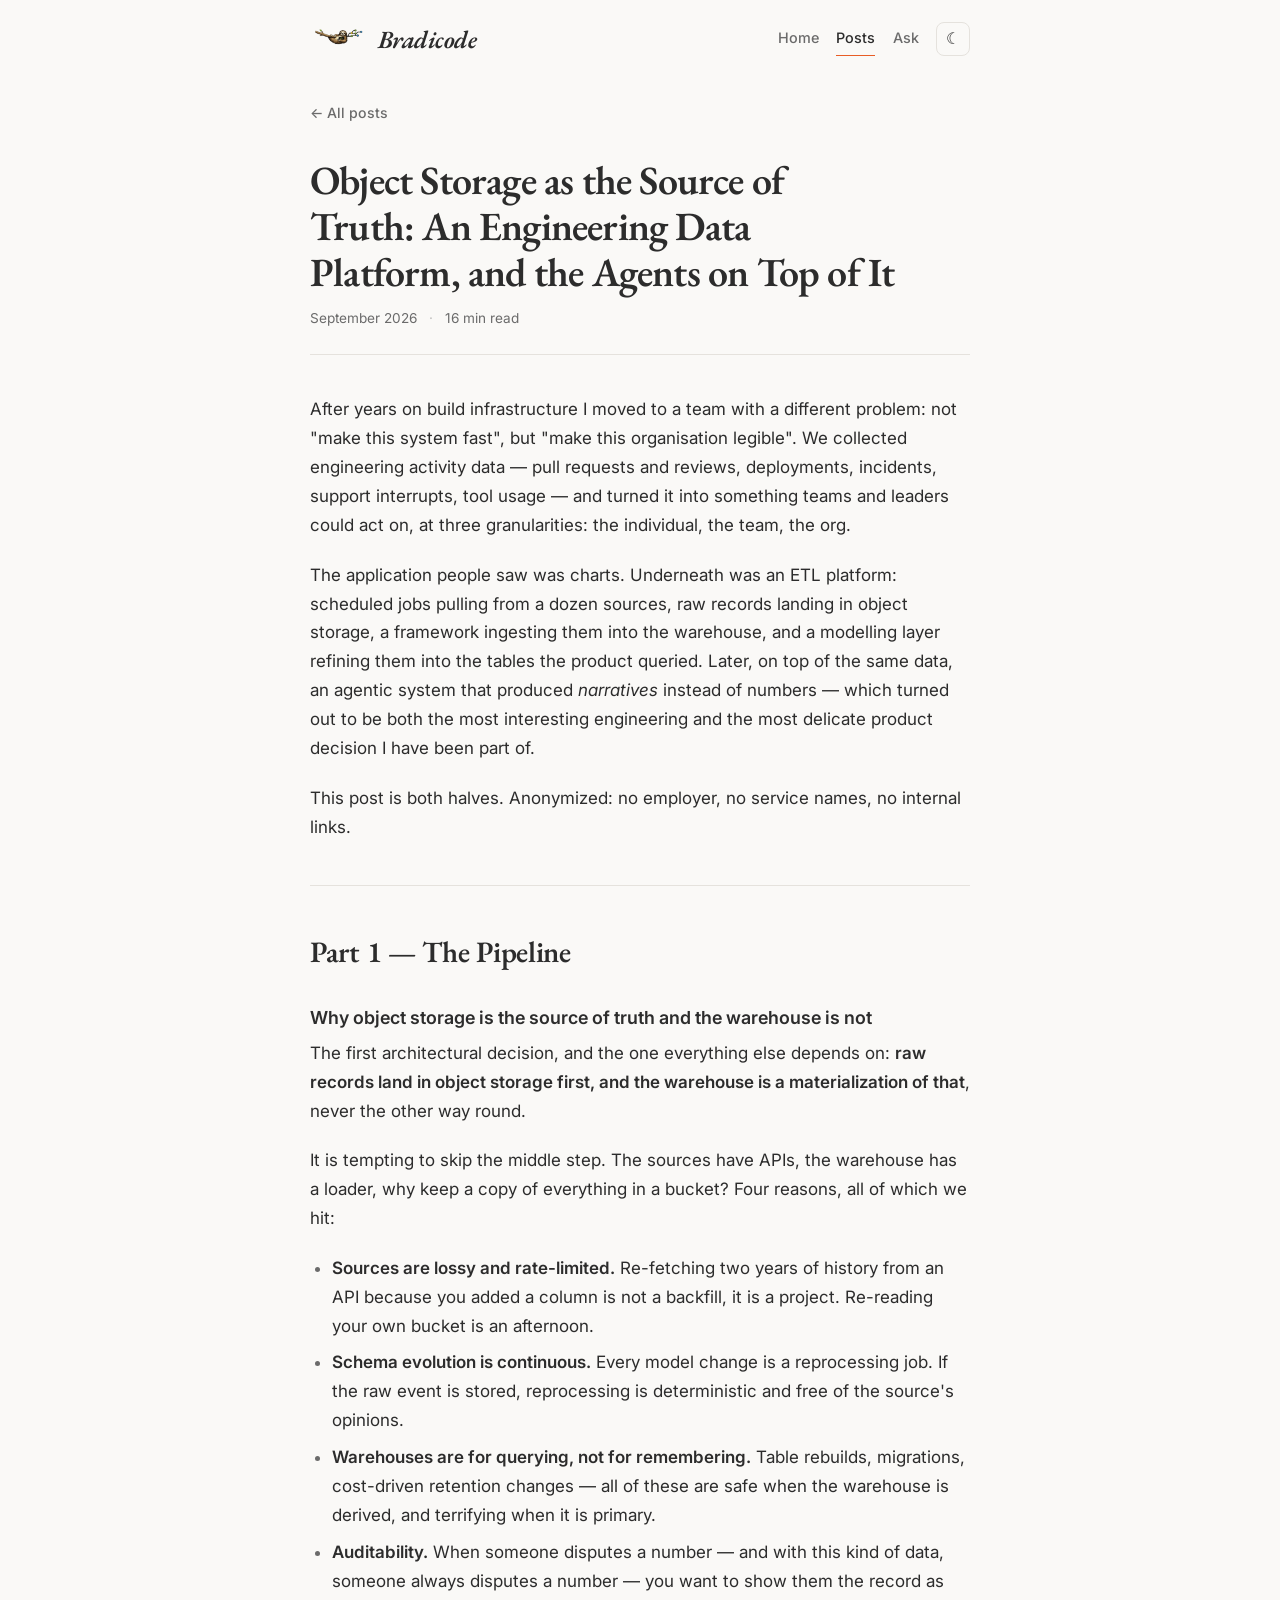
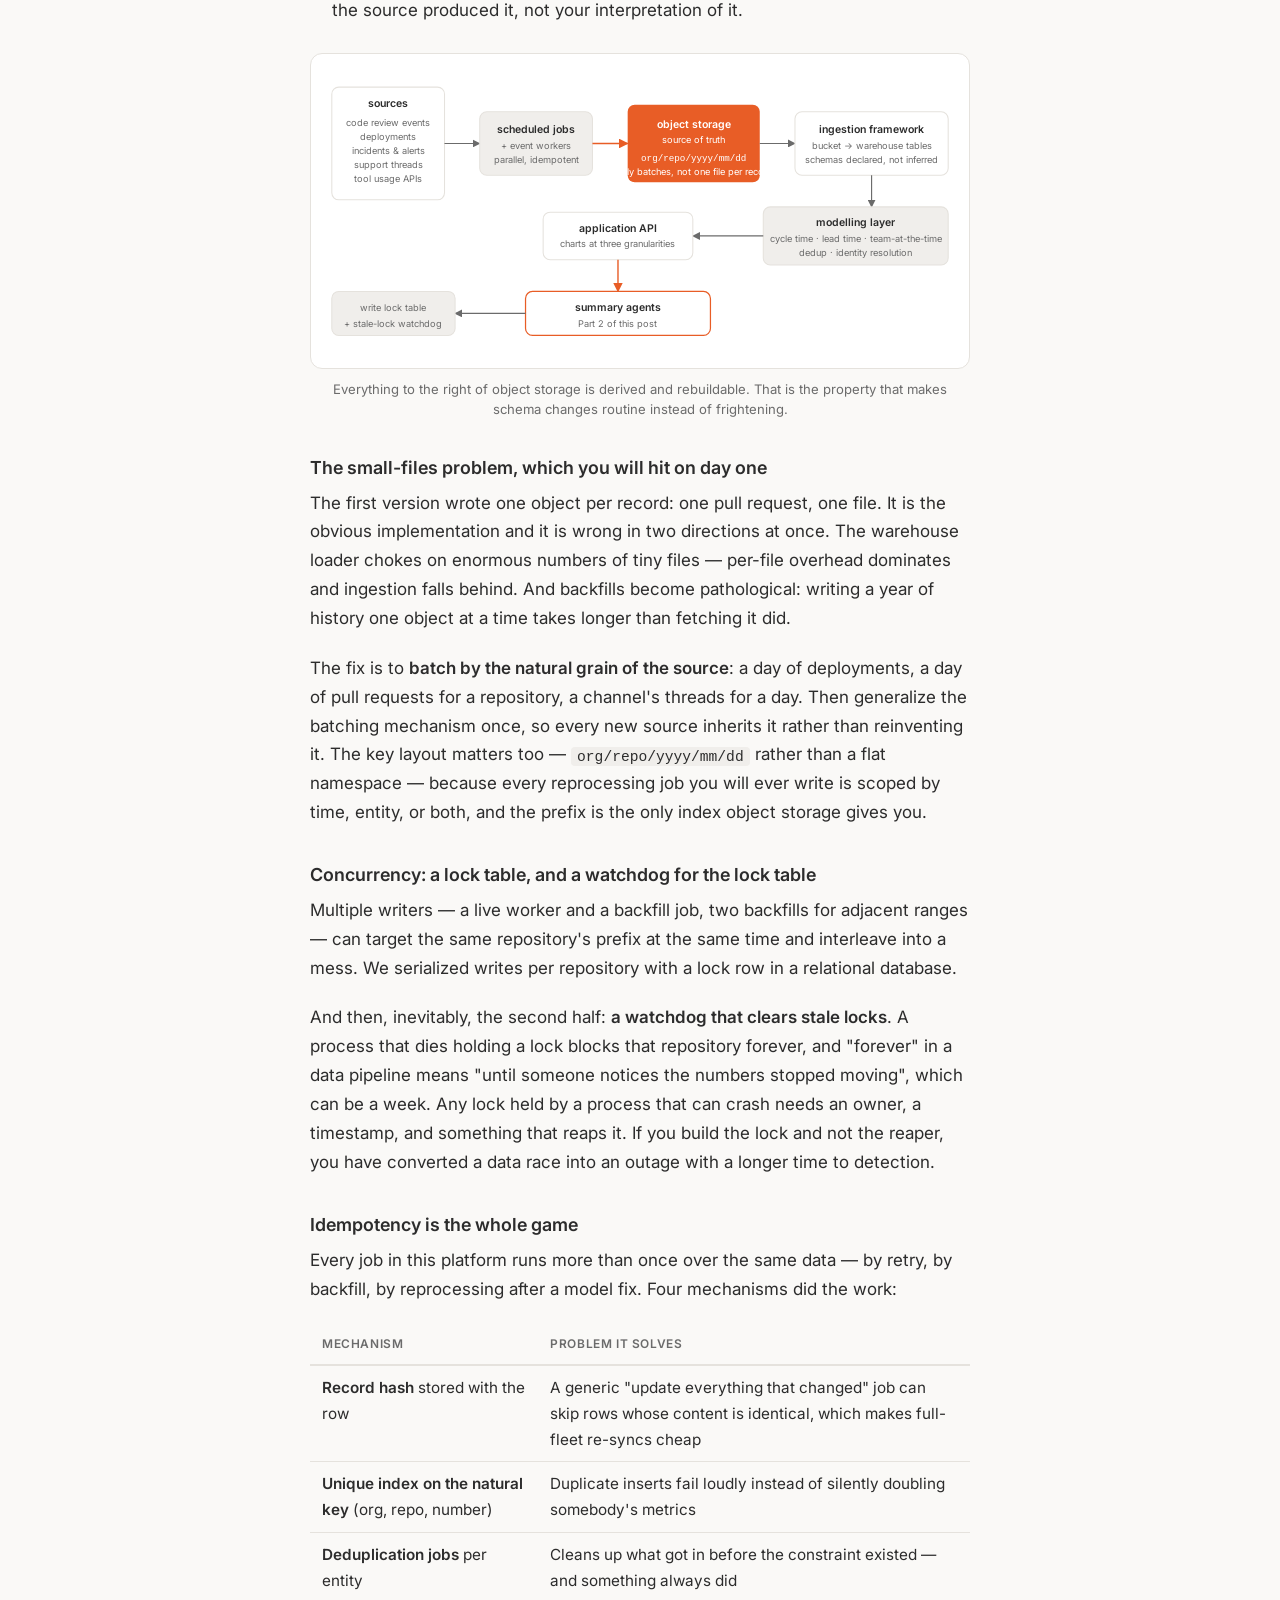
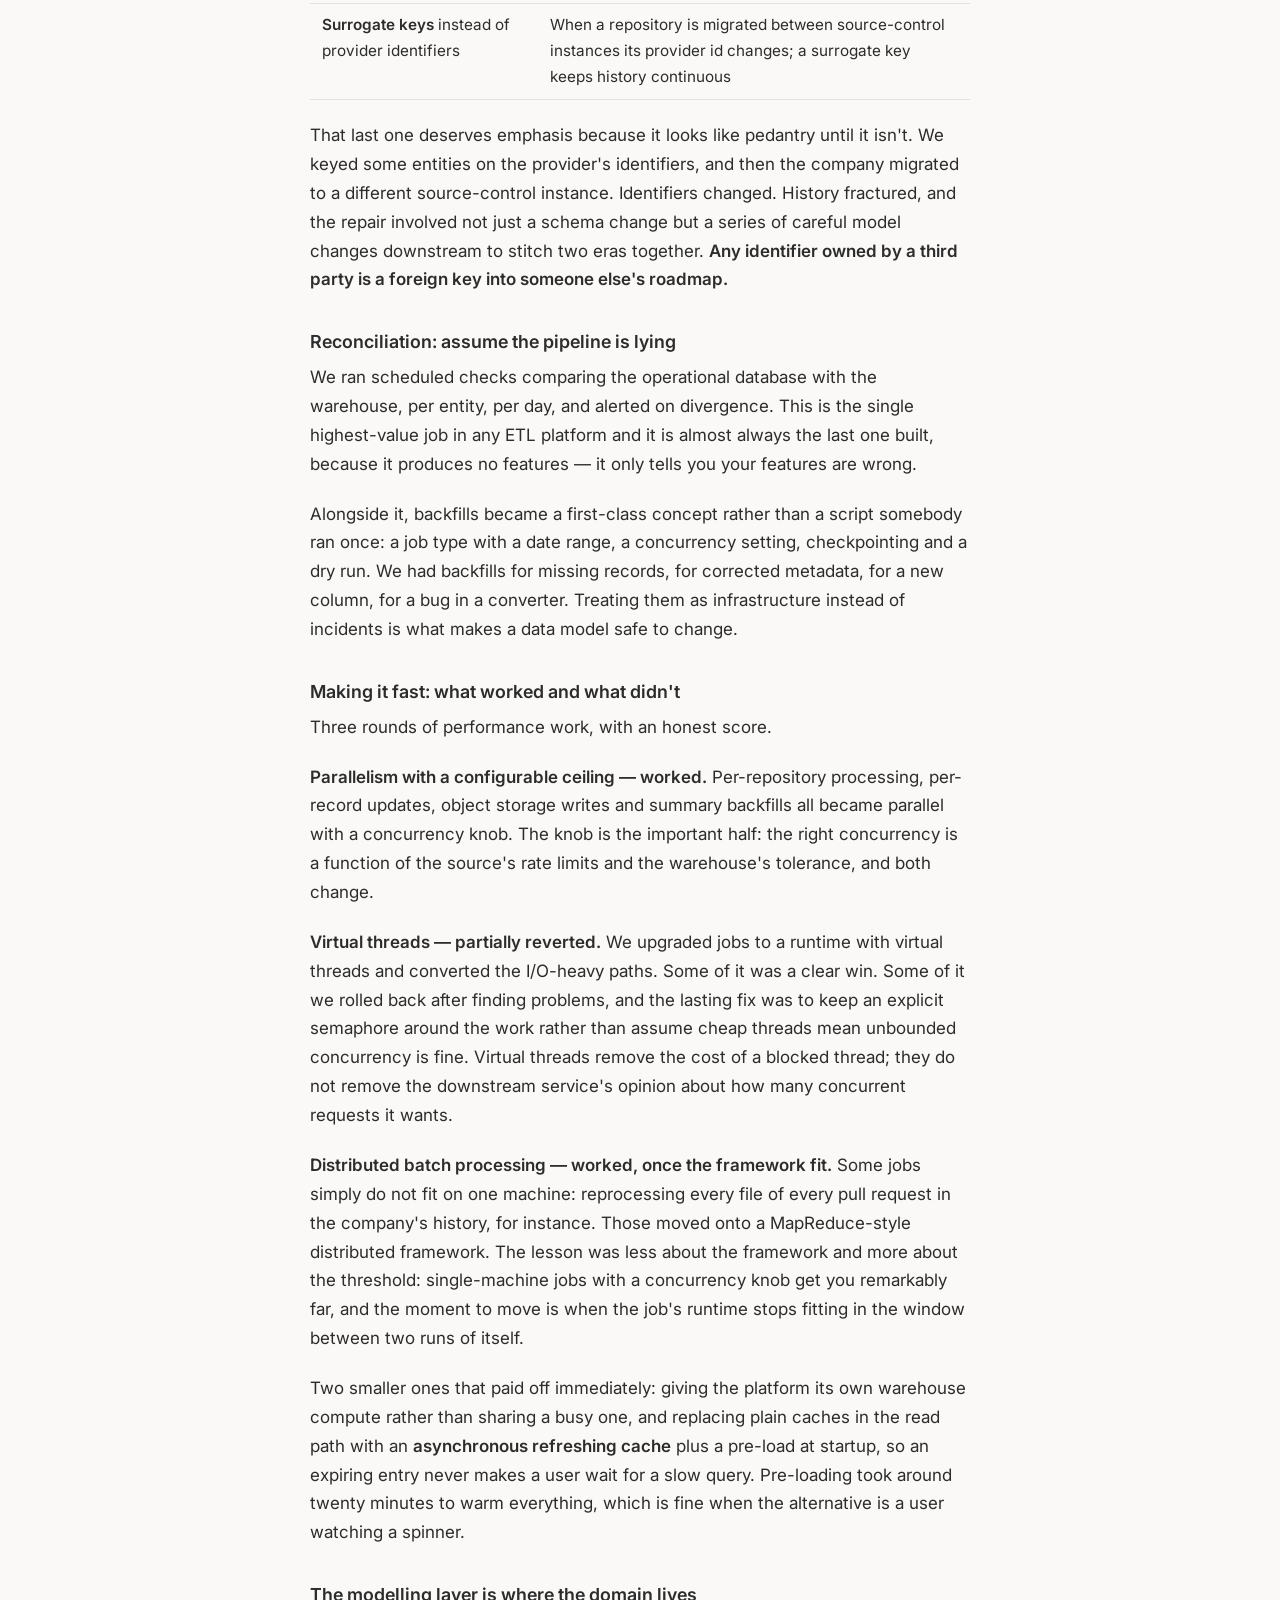
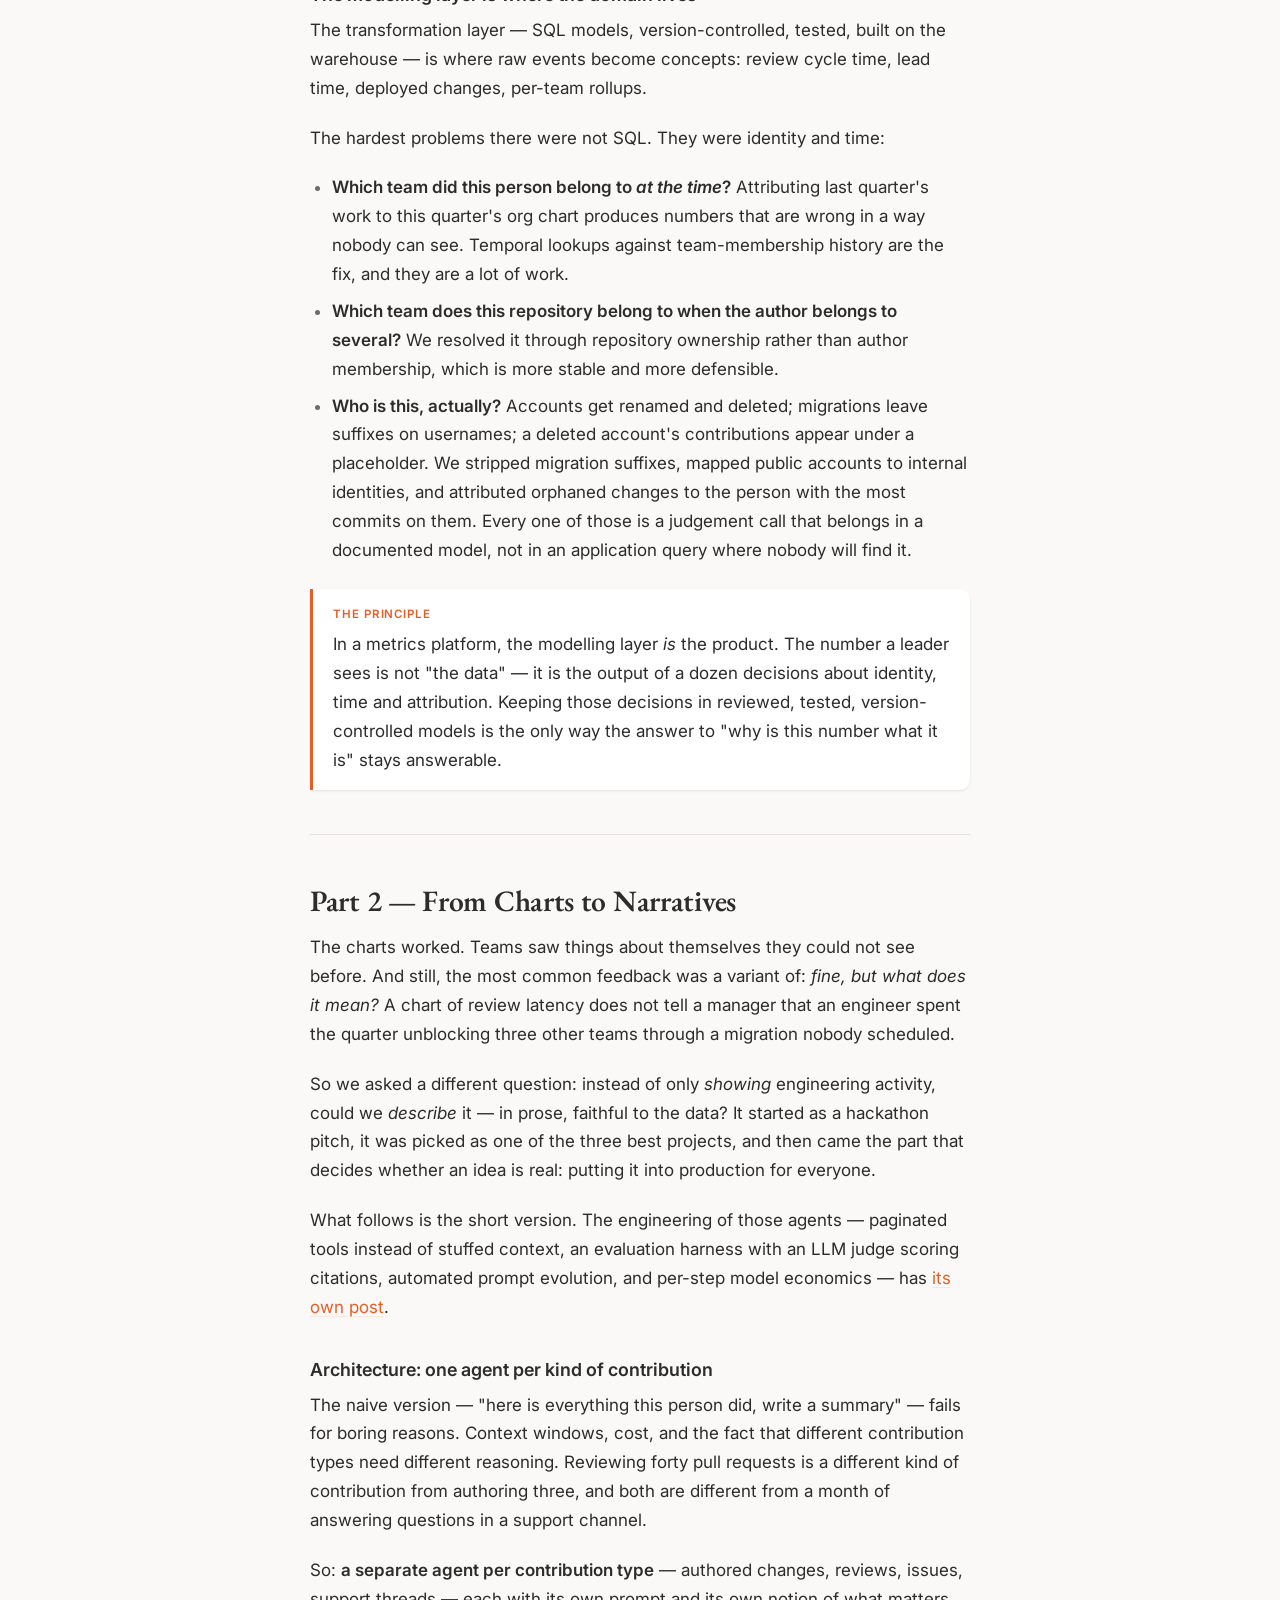
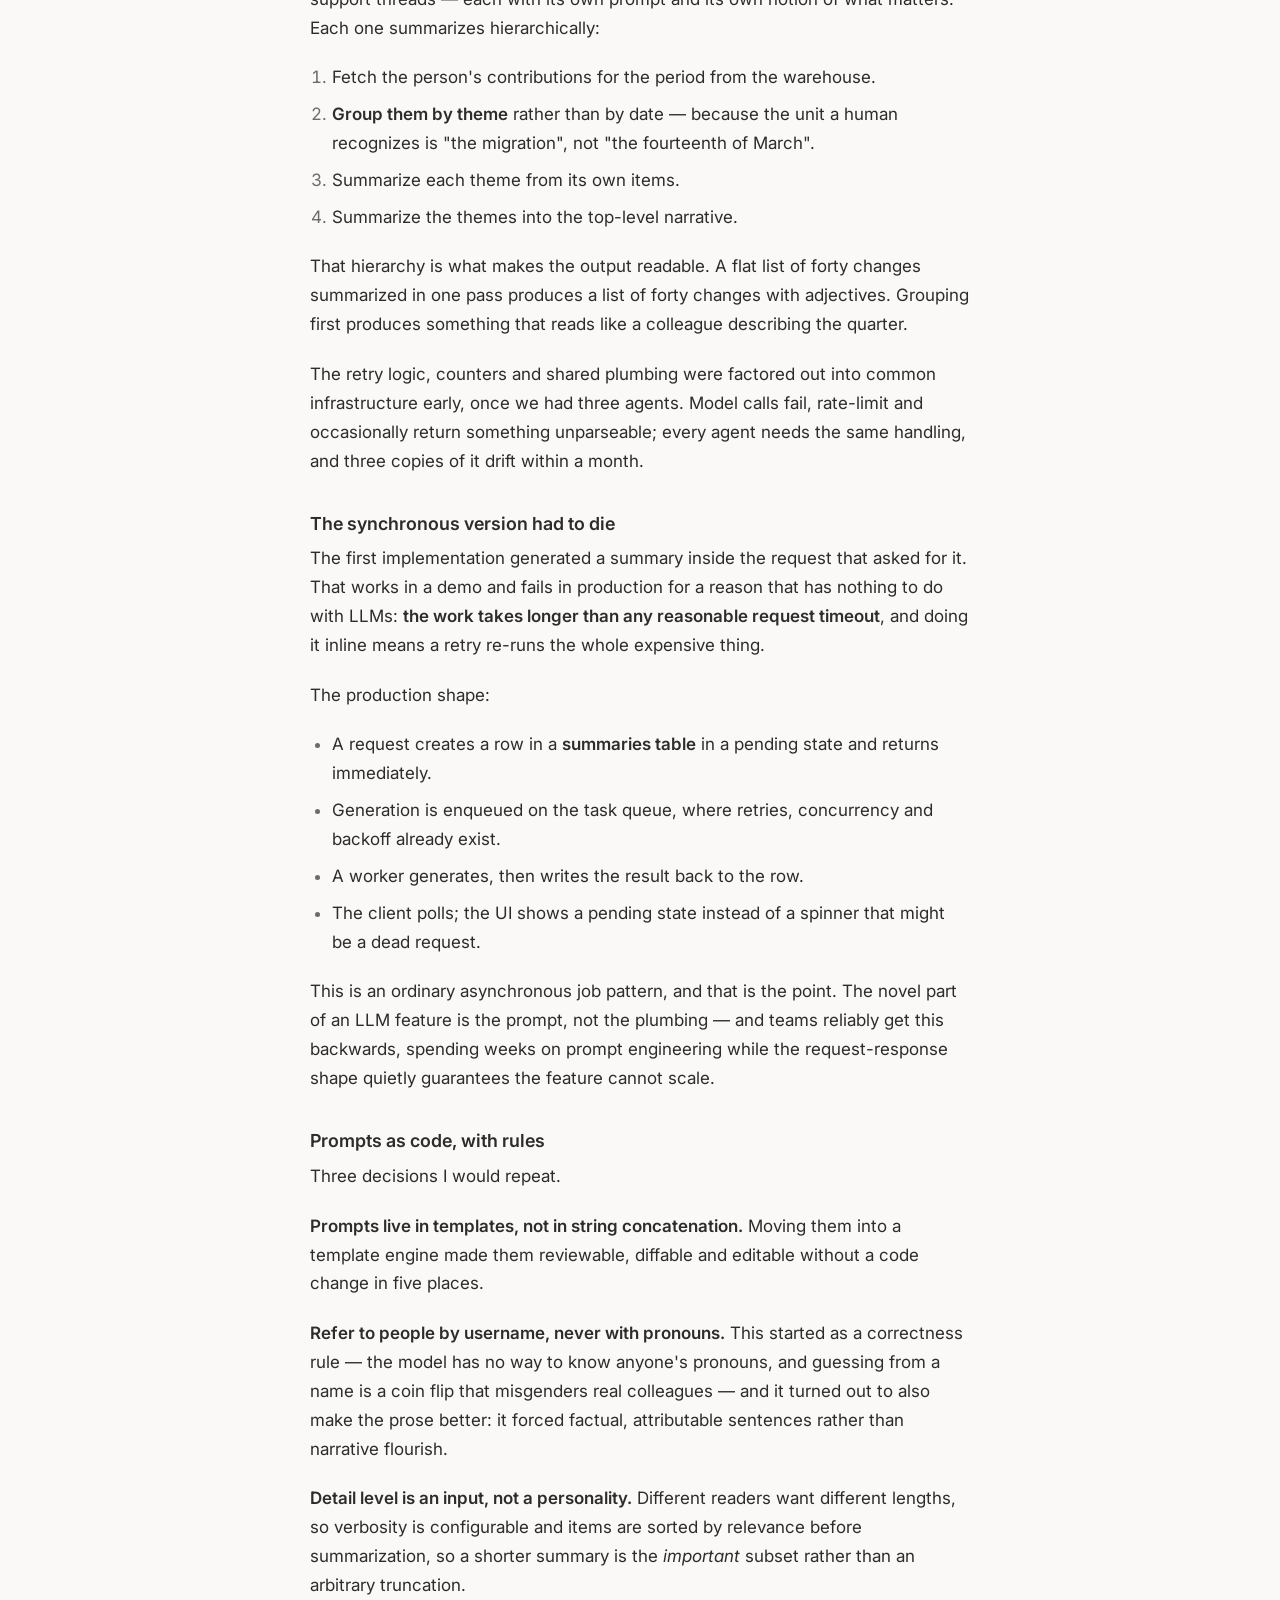
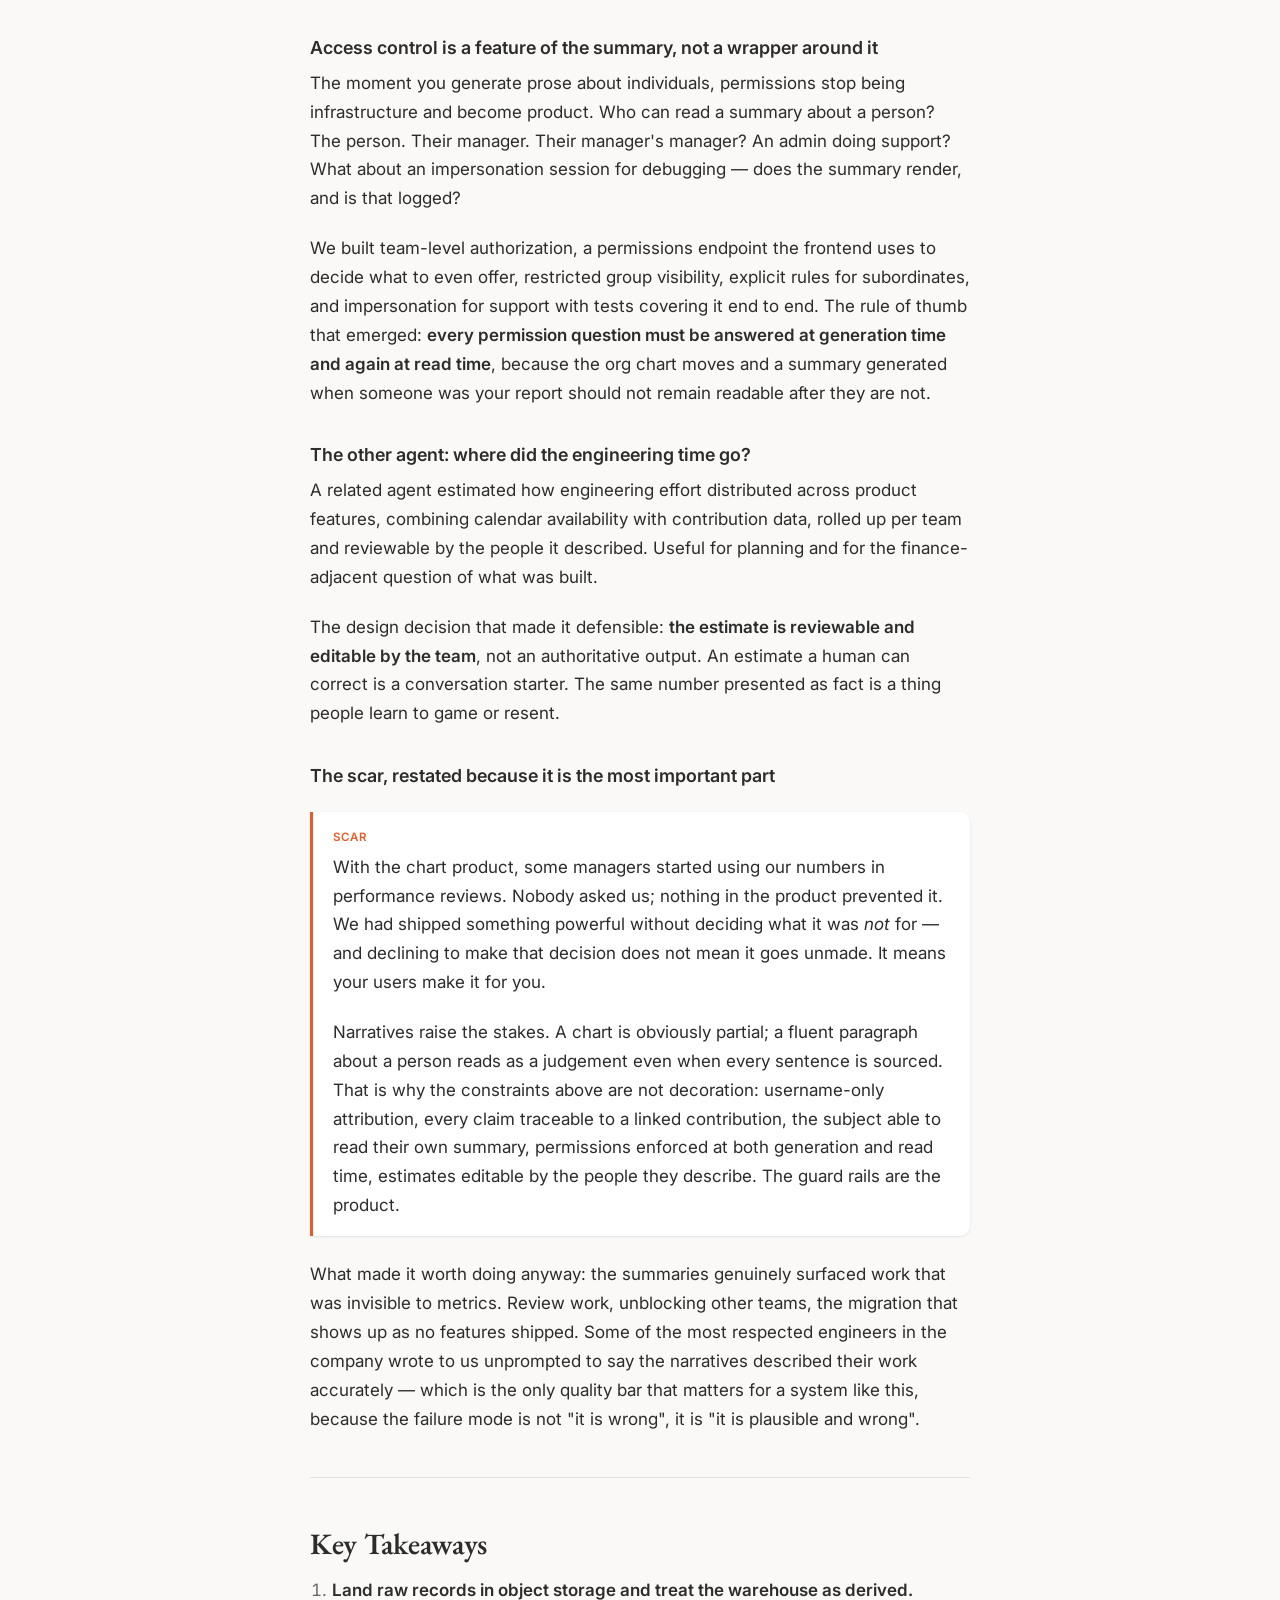
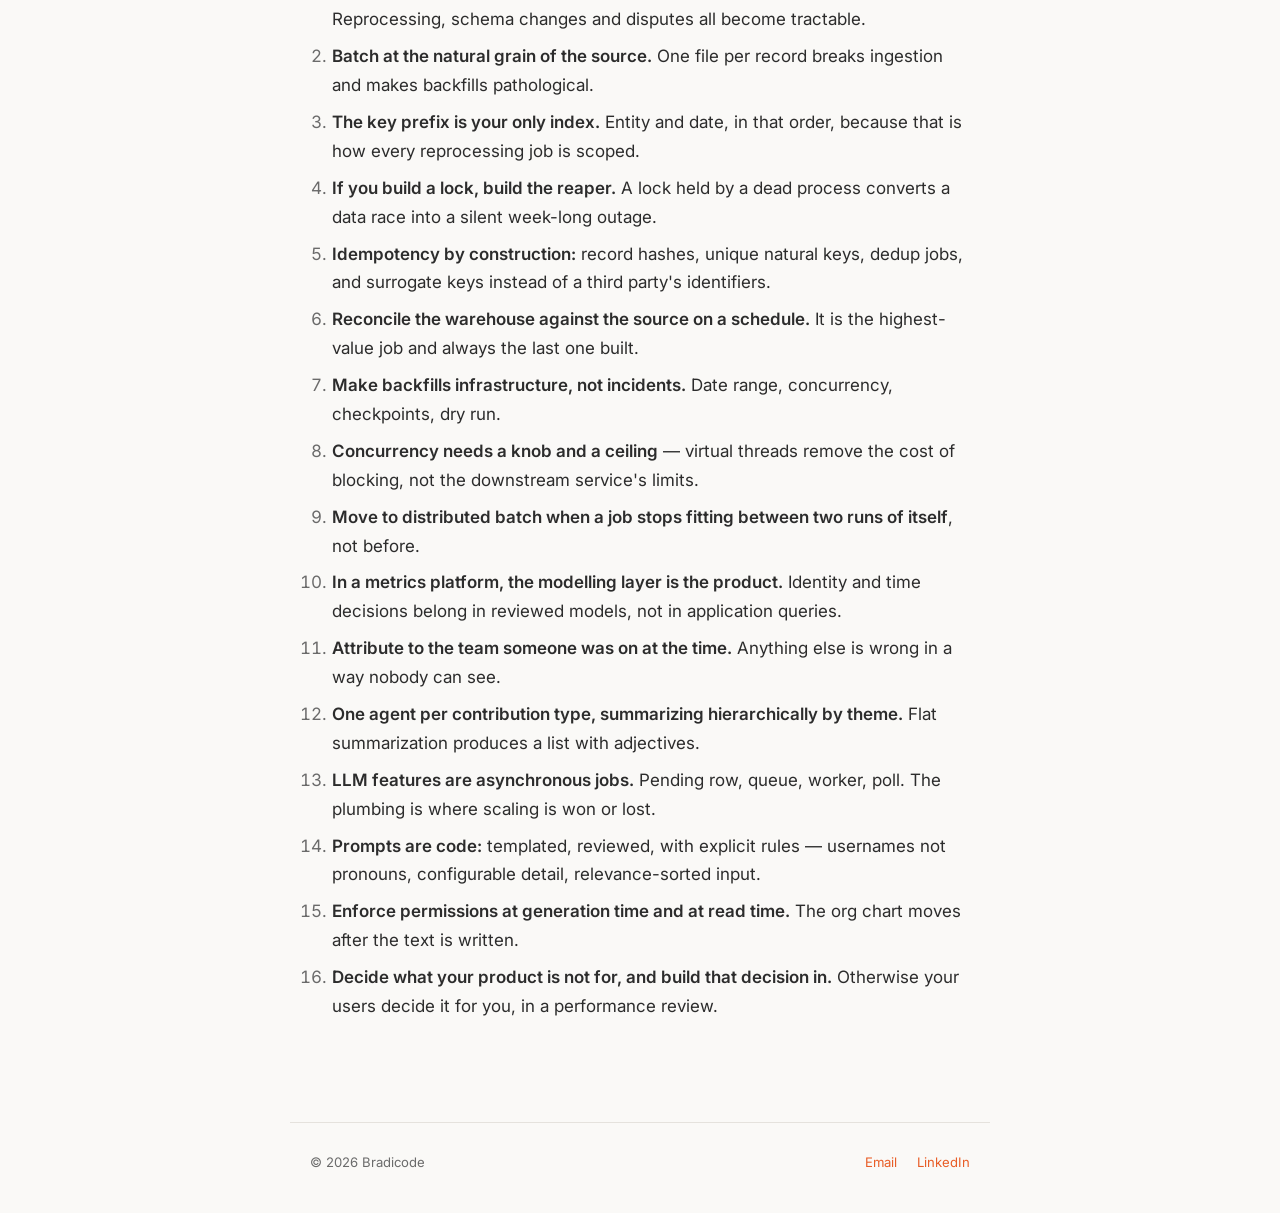
<file: posts/s3-as-source-of-truth.html>
<!DOCTYPE html>
<html lang="en" data-theme="light">
<head>
  <meta charset="UTF-8">
  <meta name="viewport" content="width=device-width, initial-scale=1.0">
  <title>Object Storage as the Source of Truth: An Engineering Data Platform, and the Agents on Top of It &mdash; Bradicode</title>
  <link rel="stylesheet" href="../style.css">
</head>
<body>
  <nav id="nav-slot"></nav>

  <main>
    <a href="index.html" class="back-link">&larr; All posts</a>

    <article>
      <div class="post-header">
        <h1>Object Storage as the Source of Truth: An Engineering Data Platform, and the Agents on Top of It</h1>
        <div class="post-meta">
          <span>September 2026</span>
          <span class="dot">&middot;</span>
          <span>16 min read</span>
        </div>
      </div>

      <p>After years on build infrastructure I moved to a team with a different problem: not "make this system fast", but "make this organisation legible". We collected engineering activity data &mdash; pull requests and reviews, deployments, incidents, support interrupts, tool usage &mdash; and turned it into something teams and leaders could act on, at three granularities: the individual, the team, the org.</p>

      <p>The application people saw was charts. Underneath was an ETL platform: scheduled jobs pulling from a dozen sources, raw records landing in object storage, a framework ingesting them into the warehouse, and a modelling layer refining them into the tables the product queried. Later, on top of the same data, an agentic system that produced <em>narratives</em> instead of numbers &mdash; which turned out to be both the most interesting engineering and the most delicate product decision I have been part of.</p>

      <p>This post is both halves. Anonymized: no employer, no service names, no internal links.</p>

      <hr>

      <h2>Part 1 &mdash; The Pipeline</h2>

      <h3>Why object storage is the source of truth and the warehouse is not</h3>

      <p>The first architectural decision, and the one everything else depends on: <strong>raw records land in object storage first, and the warehouse is a materialization of that</strong>, never the other way round.</p>

      <p>It is tempting to skip the middle step. The sources have APIs, the warehouse has a loader, why keep a copy of everything in a bucket? Four reasons, all of which we hit:</p>

      <ul>
        <li><strong>Sources are lossy and rate-limited.</strong> Re-fetching two years of history from an API because you added a column is not a backfill, it is a project. Re-reading your own bucket is an afternoon.</li>
        <li><strong>Schema evolution is continuous.</strong> Every model change is a reprocessing job. If the raw event is stored, reprocessing is deterministic and free of the source's opinions.</li>
        <li><strong>Warehouses are for querying, not for remembering.</strong> Table rebuilds, migrations, cost-driven retention changes &mdash; all of these are safe when the warehouse is derived, and terrifying when it is primary.</li>
        <li><strong>Auditability.</strong> When someone disputes a number &mdash; and with this kind of data, someone always disputes a number &mdash; you want to show them the record as the source produced it, not your interpretation of it.</li>
      </ul>

      <figure>
        <div class="diagram-scroll">
<svg class="diagram" viewBox="0 0 720 330" role="img" aria-label="Sources feed scheduled jobs, which write batched raw records to object storage; an ingestion framework loads the warehouse, a modelling layer refines it, and the app and agents read from there">
          <defs>
            <marker id="arr-etl" viewBox="0 0 10 10" refX="9" refY="5" markerWidth="7" markerHeight="7" orient="auto-start-reverse">
              <path d="M0,0 L10,5 L0,10 z" class="d-arrowhead"/>
            </marker>
            <marker id="arr-etl-a" viewBox="0 0 10 10" refX="9" refY="5" markerWidth="7" markerHeight="7" orient="auto-start-reverse">
              <path d="M0,0 L10,5 L0,10 z" class="d-arrowhead-accent"/>
            </marker>
          </defs>

          <rect x="10" y="24" width="128" height="128" rx="8" class="d-box"/>
          <text x="74" y="46" text-anchor="middle" class="d-text-b">sources</text>
          <text x="74" y="68" text-anchor="middle" class="d-text-sm">code review events</text>
          <text x="74" y="84" text-anchor="middle" class="d-text-sm">deployments</text>
          <text x="74" y="100" text-anchor="middle" class="d-text-sm">incidents &amp; alerts</text>
          <text x="74" y="116" text-anchor="middle" class="d-text-sm">support threads</text>
          <text x="74" y="132" text-anchor="middle" class="d-text-sm">tool usage APIs</text>

          <line x1="138" y1="88" x2="178" y2="88" class="d-line" marker-end="url(#arr-etl)"/>

          <rect x="178" y="52" width="128" height="72" rx="8" class="d-box-soft"/>
          <text x="242" y="76" text-anchor="middle" class="d-text-b">scheduled jobs</text>
          <text x="242" y="94" text-anchor="middle" class="d-text-sm">+ event workers</text>
          <text x="242" y="110" text-anchor="middle" class="d-text-sm">parallel, idempotent</text>

          <line x1="306" y1="88" x2="346" y2="88" class="d-line-accent" marker-end="url(#arr-etl-a)"/>

          <rect x="346" y="44" width="150" height="88" rx="8" class="d-box-accent"/>
          <text x="421" y="70" text-anchor="middle" class="d-text-inv">object storage</text>
          <text x="421" y="88" text-anchor="middle" class="d-text-inv" style="font-weight:400;font-size:10.5px">source of truth</text>
          <text x="421" y="108" text-anchor="middle" class="d-mono" style="fill:#fff">org/repo/yyyy/mm/dd</text>
          <text x="421" y="124" text-anchor="middle" class="d-text-inv" style="font-weight:400;font-size:10.5px">daily batches, not one file per record</text>

          <line x1="496" y1="88" x2="536" y2="88" class="d-line" marker-end="url(#arr-etl)"/>

          <rect x="536" y="52" width="174" height="72" rx="8" class="d-box"/>
          <text x="623" y="76" text-anchor="middle" class="d-text-b">ingestion framework</text>
          <text x="623" y="94" text-anchor="middle" class="d-text-sm">bucket &rarr; warehouse tables</text>
          <text x="623" y="110" text-anchor="middle" class="d-text-sm">schemas declared, not inferred</text>

          <line x1="623" y1="124" x2="623" y2="160" class="d-line" marker-end="url(#arr-etl)"/>

          <rect x="500" y="160" width="210" height="66" rx="8" class="d-box-soft"/>
          <text x="605" y="182" text-anchor="middle" class="d-text-b">modelling layer</text>
          <text x="605" y="200" text-anchor="middle" class="d-text-sm">cycle time &middot; lead time &middot; team-at-the-time</text>
          <text x="605" y="216" text-anchor="middle" class="d-text-sm">dedup &middot; identity resolution</text>

          <line x1="500" y1="193" x2="420" y2="193" class="d-line" marker-end="url(#arr-etl)"/>

          <rect x="250" y="166" width="170" height="54" rx="8" class="d-box"/>
          <text x="335" y="188" text-anchor="middle" class="d-text-b">application API</text>
          <text x="335" y="206" text-anchor="middle" class="d-text-sm">charts at three granularities</text>

          <line x1="335" y1="220" x2="335" y2="256" class="d-line-accent" marker-end="url(#arr-etl-a)"/>
          <rect x="230" y="256" width="210" height="50" rx="8" class="d-box-outline"/>
          <text x="335" y="278" text-anchor="middle" class="d-text-b">summary agents</text>
          <text x="335" y="296" text-anchor="middle" class="d-text-sm">Part 2 of this post</text>

          <line x1="230" y1="281" x2="150" y2="281" class="d-line" marker-end="url(#arr-etl)"/>
          <rect x="10" y="256" width="140" height="50" rx="8" class="d-box-soft"/>
          <text x="80" y="278" text-anchor="middle" class="d-text-sm">write lock table</text>
          <text x="80" y="296" text-anchor="middle" class="d-text-sm">+ stale-lock watchdog</text>
        </svg>
        </div>
        <figcaption>Everything to the right of object storage is derived and rebuildable. That is the property that makes schema changes routine instead of frightening.</figcaption>
      </figure>

      <h3>The small-files problem, which you will hit on day one</h3>

      <p>The first version wrote one object per record: one pull request, one file. It is the obvious implementation and it is wrong in two directions at once. The warehouse loader chokes on enormous numbers of tiny files &mdash; per-file overhead dominates and ingestion falls behind. And backfills become pathological: writing a year of history one object at a time takes longer than fetching it did.</p>

      <p>The fix is to <strong>batch by the natural grain of the source</strong>: a day of deployments, a day of pull requests for a repository, a channel's threads for a day. Then generalize the batching mechanism once, so every new source inherits it rather than reinventing it. The key layout matters too &mdash; <code>org/repo/yyyy/mm/dd</code> rather than a flat namespace &mdash; because every reprocessing job you will ever write is scoped by time, entity, or both, and the prefix is the only index object storage gives you.</p>

      <h3>Concurrency: a lock table, and a watchdog for the lock table</h3>

      <p>Multiple writers &mdash; a live worker and a backfill job, two backfills for adjacent ranges &mdash; can target the same repository's prefix at the same time and interleave into a mess. We serialized writes per repository with a lock row in a relational database.</p>

      <p>And then, inevitably, the second half: <strong>a watchdog that clears stale locks</strong>. A process that dies holding a lock blocks that repository forever, and "forever" in a data pipeline means "until someone notices the numbers stopped moving", which can be a week. Any lock held by a process that can crash needs an owner, a timestamp, and something that reaps it. If you build the lock and not the reaper, you have converted a data race into an outage with a longer time to detection.</p>

      <h3>Idempotency is the whole game</h3>

      <p>Every job in this platform runs more than once over the same data &mdash; by retry, by backfill, by reprocessing after a model fix. Four mechanisms did the work:</p>

      <table>
        <thead>
          <tr><th>Mechanism</th><th>Problem it solves</th></tr>
        </thead>
        <tbody>
          <tr><td><strong>Record hash</strong> stored with the row</td><td>A generic "update everything that changed" job can skip rows whose content is identical, which makes full-fleet re-syncs cheap</td></tr>
          <tr><td><strong>Unique index on the natural key</strong> (org, repo, number)</td><td>Duplicate inserts fail loudly instead of silently doubling somebody's metrics</td></tr>
          <tr><td><strong>Deduplication jobs</strong> per entity</td><td>Cleans up what got in before the constraint existed &mdash; and something always did</td></tr>
          <tr><td><strong>Surrogate keys</strong> instead of provider identifiers</td><td>When a repository is migrated between source-control instances its provider id changes; a surrogate key keeps history continuous</td></tr>
        </tbody>
      </table>

      <p>That last one deserves emphasis because it looks like pedantry until it isn't. We keyed some entities on the provider's identifiers, and then the company migrated to a different source-control instance. Identifiers changed. History fractured, and the repair involved not just a schema change but a series of careful model changes downstream to stitch two eras together. <strong>Any identifier owned by a third party is a foreign key into someone else's roadmap.</strong></p>

      <h3>Reconciliation: assume the pipeline is lying</h3>

      <p>We ran scheduled checks comparing the operational database with the warehouse, per entity, per day, and alerted on divergence. This is the single highest-value job in any ETL platform and it is almost always the last one built, because it produces no features &mdash; it only tells you your features are wrong.</p>

      <p>Alongside it, backfills became a first-class concept rather than a script somebody ran once: a job type with a date range, a concurrency setting, checkpointing and a dry run. We had backfills for missing records, for corrected metadata, for a new column, for a bug in a converter. Treating them as infrastructure instead of incidents is what makes a data model safe to change.</p>

      <h3>Making it fast: what worked and what didn't</h3>

      <p>Three rounds of performance work, with an honest score.</p>

      <p><strong>Parallelism with a configurable ceiling &mdash; worked.</strong> Per-repository processing, per-record updates, object storage writes and summary backfills all became parallel with a concurrency knob. The knob is the important half: the right concurrency is a function of the source's rate limits and the warehouse's tolerance, and both change.</p>

      <p><strong>Virtual threads &mdash; partially reverted.</strong> We upgraded jobs to a runtime with virtual threads and converted the I/O-heavy paths. Some of it was a clear win. Some of it we rolled back after finding problems, and the lasting fix was to keep an explicit semaphore around the work rather than assume cheap threads mean unbounded concurrency is fine. Virtual threads remove the cost of a blocked thread; they do not remove the downstream service's opinion about how many concurrent requests it wants.</p>

      <p><strong>Distributed batch processing &mdash; worked, once the framework fit.</strong> Some jobs simply do not fit on one machine: reprocessing every file of every pull request in the company's history, for instance. Those moved onto a MapReduce-style distributed framework. The lesson was less about the framework and more about the threshold: single-machine jobs with a concurrency knob get you remarkably far, and the moment to move is when the job's runtime stops fitting in the window between two runs of itself.</p>

      <p>Two smaller ones that paid off immediately: giving the platform its own warehouse compute rather than sharing a busy one, and replacing plain caches in the read path with an <strong>asynchronous refreshing cache</strong> plus a pre-load at startup, so an expiring entry never makes a user wait for a slow query. Pre-loading took around twenty minutes to warm everything, which is fine when the alternative is a user watching a spinner.</p>

      <h3>The modelling layer is where the domain lives</h3>

      <p>The transformation layer &mdash; SQL models, version-controlled, tested, built on the warehouse &mdash; is where raw events become concepts: review cycle time, lead time, deployed changes, per-team rollups.</p>

      <p>The hardest problems there were not SQL. They were identity and time:</p>

      <ul>
        <li><strong>Which team did this person belong to <em>at the time</em>?</strong> Attributing last quarter's work to this quarter's org chart produces numbers that are wrong in a way nobody can see. Temporal lookups against team-membership history are the fix, and they are a lot of work.</li>
        <li><strong>Which team does this repository belong to when the author belongs to several?</strong> We resolved it through repository ownership rather than author membership, which is more stable and more defensible.</li>
        <li><strong>Who is this, actually?</strong> Accounts get renamed and deleted; migrations leave suffixes on usernames; a deleted account's contributions appear under a placeholder. We stripped migration suffixes, mapped public accounts to internal identities, and attributed orphaned changes to the person with the most commits on them. Every one of those is a judgement call that belongs in a documented model, not in an application query where nobody will find it.</li>
      </ul>

      <div class="callout">
        <div class="callout-label">The principle</div>
        <p>In a metrics platform, the modelling layer <em>is</em> the product. The number a leader sees is not "the data" &mdash; it is the output of a dozen decisions about identity, time and attribution. Keeping those decisions in reviewed, tested, version-controlled models is the only way the answer to "why is this number what it is" stays answerable.</p>
      </div>

      <hr>

      <h2>Part 2 &mdash; From Charts to Narratives</h2>

      <p>The charts worked. Teams saw things about themselves they could not see before. And still, the most common feedback was a variant of: <em>fine, but what does it mean?</em> A chart of review latency does not tell a manager that an engineer spent the quarter unblocking three other teams through a migration nobody scheduled.</p>

      <p>So we asked a different question: instead of only <em>showing</em> engineering activity, could we <em>describe</em> it &mdash; in prose, faithful to the data? It started as a hackathon pitch, it was picked as one of the three best projects, and then came the part that decides whether an idea is real: putting it into production for everyone.</p>

      <p>What follows is the short version. The engineering of those agents &mdash; paginated tools instead of stuffed context, an evaluation harness with an LLM judge scoring citations, automated prompt evolution, and per-step model economics &mdash; has <a href="agents-that-summarize-work.html">its own post</a>.</p>

      <h3>Architecture: one agent per kind of contribution</h3>

      <p>The naive version &mdash; "here is everything this person did, write a summary" &mdash; fails for boring reasons. Context windows, cost, and the fact that different contribution types need different reasoning. Reviewing forty pull requests is a different kind of contribution from authoring three, and both are different from a month of answering questions in a support channel.</p>

      <p>So: <strong>a separate agent per contribution type</strong> &mdash; authored changes, reviews, issues, support threads &mdash; each with its own prompt and its own notion of what matters. Each one summarizes hierarchically:</p>

      <ol>
        <li>Fetch the person's contributions for the period from the warehouse.</li>
        <li><strong>Group them by theme</strong> rather than by date &mdash; because the unit a human recognizes is "the migration", not "the fourteenth of March".</li>
        <li>Summarize each theme from its own items.</li>
        <li>Summarize the themes into the top-level narrative.</li>
      </ol>

      <p>That hierarchy is what makes the output readable. A flat list of forty changes summarized in one pass produces a list of forty changes with adjectives. Grouping first produces something that reads like a colleague describing the quarter.</p>

      <p>The retry logic, counters and shared plumbing were factored out into common infrastructure early, once we had three agents. Model calls fail, rate-limit and occasionally return something unparseable; every agent needs the same handling, and three copies of it drift within a month.</p>

      <h3>The synchronous version had to die</h3>

      <p>The first implementation generated a summary inside the request that asked for it. That works in a demo and fails in production for a reason that has nothing to do with LLMs: <strong>the work takes longer than any reasonable request timeout</strong>, and doing it inline means a retry re-runs the whole expensive thing.</p>

      <p>The production shape:</p>

      <ul>
        <li>A request creates a row in a <strong>summaries table</strong> in a pending state and returns immediately.</li>
        <li>Generation is enqueued on the task queue, where retries, concurrency and backoff already exist.</li>
        <li>A worker generates, then writes the result back to the row.</li>
        <li>The client polls; the UI shows a pending state instead of a spinner that might be a dead request.</li>
      </ul>

      <p>This is an ordinary asynchronous job pattern, and that is the point. The novel part of an LLM feature is the prompt, not the plumbing &mdash; and teams reliably get this backwards, spending weeks on prompt engineering while the request-response shape quietly guarantees the feature cannot scale.</p>

      <h3>Prompts as code, with rules</h3>

      <p>Three decisions I would repeat.</p>

      <p><strong>Prompts live in templates, not in string concatenation.</strong> Moving them into a template engine made them reviewable, diffable and editable without a code change in five places.</p>

      <p><strong>Refer to people by username, never with pronouns.</strong> This started as a correctness rule &mdash; the model has no way to know anyone's pronouns, and guessing from a name is a coin flip that misgenders real colleagues &mdash; and it turned out to also make the prose better: it forced factual, attributable sentences rather than narrative flourish.</p>

      <p><strong>Detail level is an input, not a personality.</strong> Different readers want different lengths, so verbosity is configurable and items are sorted by relevance before summarization, so a shorter summary is the <em>important</em> subset rather than an arbitrary truncation.</p>

      <h3>Access control is a feature of the summary, not a wrapper around it</h3>

      <p>The moment you generate prose about individuals, permissions stop being infrastructure and become product. Who can read a summary about a person? The person. Their manager. Their manager's manager? An admin doing support? What about an impersonation session for debugging &mdash; does the summary render, and is that logged?</p>

      <p>We built team-level authorization, a permissions endpoint the frontend uses to decide what to even offer, restricted group visibility, explicit rules for subordinates, and impersonation for support with tests covering it end to end. The rule of thumb that emerged: <strong>every permission question must be answered at generation time and again at read time</strong>, because the org chart moves and a summary generated when someone was your report should not remain readable after they are not.</p>

      <h3>The other agent: where did the engineering time go?</h3>

      <p>A related agent estimated how engineering effort distributed across product features, combining calendar availability with contribution data, rolled up per team and reviewable by the people it described. Useful for planning and for the finance-adjacent question of what was built.</p>

      <p>The design decision that made it defensible: <strong>the estimate is reviewable and editable by the team</strong>, not an authoritative output. An estimate a human can correct is a conversation starter. The same number presented as fact is a thing people learn to game or resent.</p>

      <h3>The scar, restated because it is the most important part</h3>

      <div class="callout">
        <div class="callout-label">Scar</div>
        <p>With the chart product, some managers started using our numbers in performance reviews. Nobody asked us; nothing in the product prevented it. We had shipped something powerful without deciding what it was <em>not</em> for &mdash; and declining to make that decision does not mean it goes unmade. It means your users make it for you.</p>
        <p>Narratives raise the stakes. A chart is obviously partial; a fluent paragraph about a person reads as a judgement even when every sentence is sourced. That is why the constraints above are not decoration: username-only attribution, every claim traceable to a linked contribution, the subject able to read their own summary, permissions enforced at both generation and read time, estimates editable by the people they describe. The guard rails are the product.</p>
      </div>

      <p>What made it worth doing anyway: the summaries genuinely surfaced work that was invisible to metrics. Review work, unblocking other teams, the migration that shows up as no features shipped. Some of the most respected engineers in the company wrote to us unprompted to say the narratives described their work accurately &mdash; which is the only quality bar that matters for a system like this, because the failure mode is not "it is wrong", it is "it is plausible and wrong".</p>

      <hr>

      <h2>Key Takeaways</h2>

      <ol>
        <li><strong>Land raw records in object storage and treat the warehouse as derived.</strong> Reprocessing, schema changes and disputes all become tractable.</li>
        <li><strong>Batch at the natural grain of the source.</strong> One file per record breaks ingestion and makes backfills pathological.</li>
        <li><strong>The key prefix is your only index.</strong> Entity and date, in that order, because that is how every reprocessing job is scoped.</li>
        <li><strong>If you build a lock, build the reaper.</strong> A lock held by a dead process converts a data race into a silent week-long outage.</li>
        <li><strong>Idempotency by construction:</strong> record hashes, unique natural keys, dedup jobs, and surrogate keys instead of a third party's identifiers.</li>
        <li><strong>Reconcile the warehouse against the source on a schedule.</strong> It is the highest-value job and always the last one built.</li>
        <li><strong>Make backfills infrastructure, not incidents.</strong> Date range, concurrency, checkpoints, dry run.</li>
        <li><strong>Concurrency needs a knob and a ceiling</strong> &mdash; virtual threads remove the cost of blocking, not the downstream service's limits.</li>
        <li><strong>Move to distributed batch when a job stops fitting between two runs of itself</strong>, not before.</li>
        <li><strong>In a metrics platform, the modelling layer is the product.</strong> Identity and time decisions belong in reviewed models, not in application queries.</li>
        <li><strong>Attribute to the team someone was on at the time.</strong> Anything else is wrong in a way nobody can see.</li>
        <li><strong>One agent per contribution type, summarizing hierarchically by theme.</strong> Flat summarization produces a list with adjectives.</li>
        <li><strong>LLM features are asynchronous jobs.</strong> Pending row, queue, worker, poll. The plumbing is where scaling is won or lost.</li>
        <li><strong>Prompts are code:</strong> templated, reviewed, with explicit rules &mdash; usernames not pronouns, configurable detail, relevance-sorted input.</li>
        <li><strong>Enforce permissions at generation time and at read time.</strong> The org chart moves after the text is written.</li>
        <li><strong>Decide what your product is not for, and build that decision in.</strong> Otherwise your users decide it for you, in a performance review.</li>
      </ol>
    </article>
  </main>

  <footer id="footer-slot"></footer>

  <script src="../js/site.js"></script>
</body>
</html>
</file>
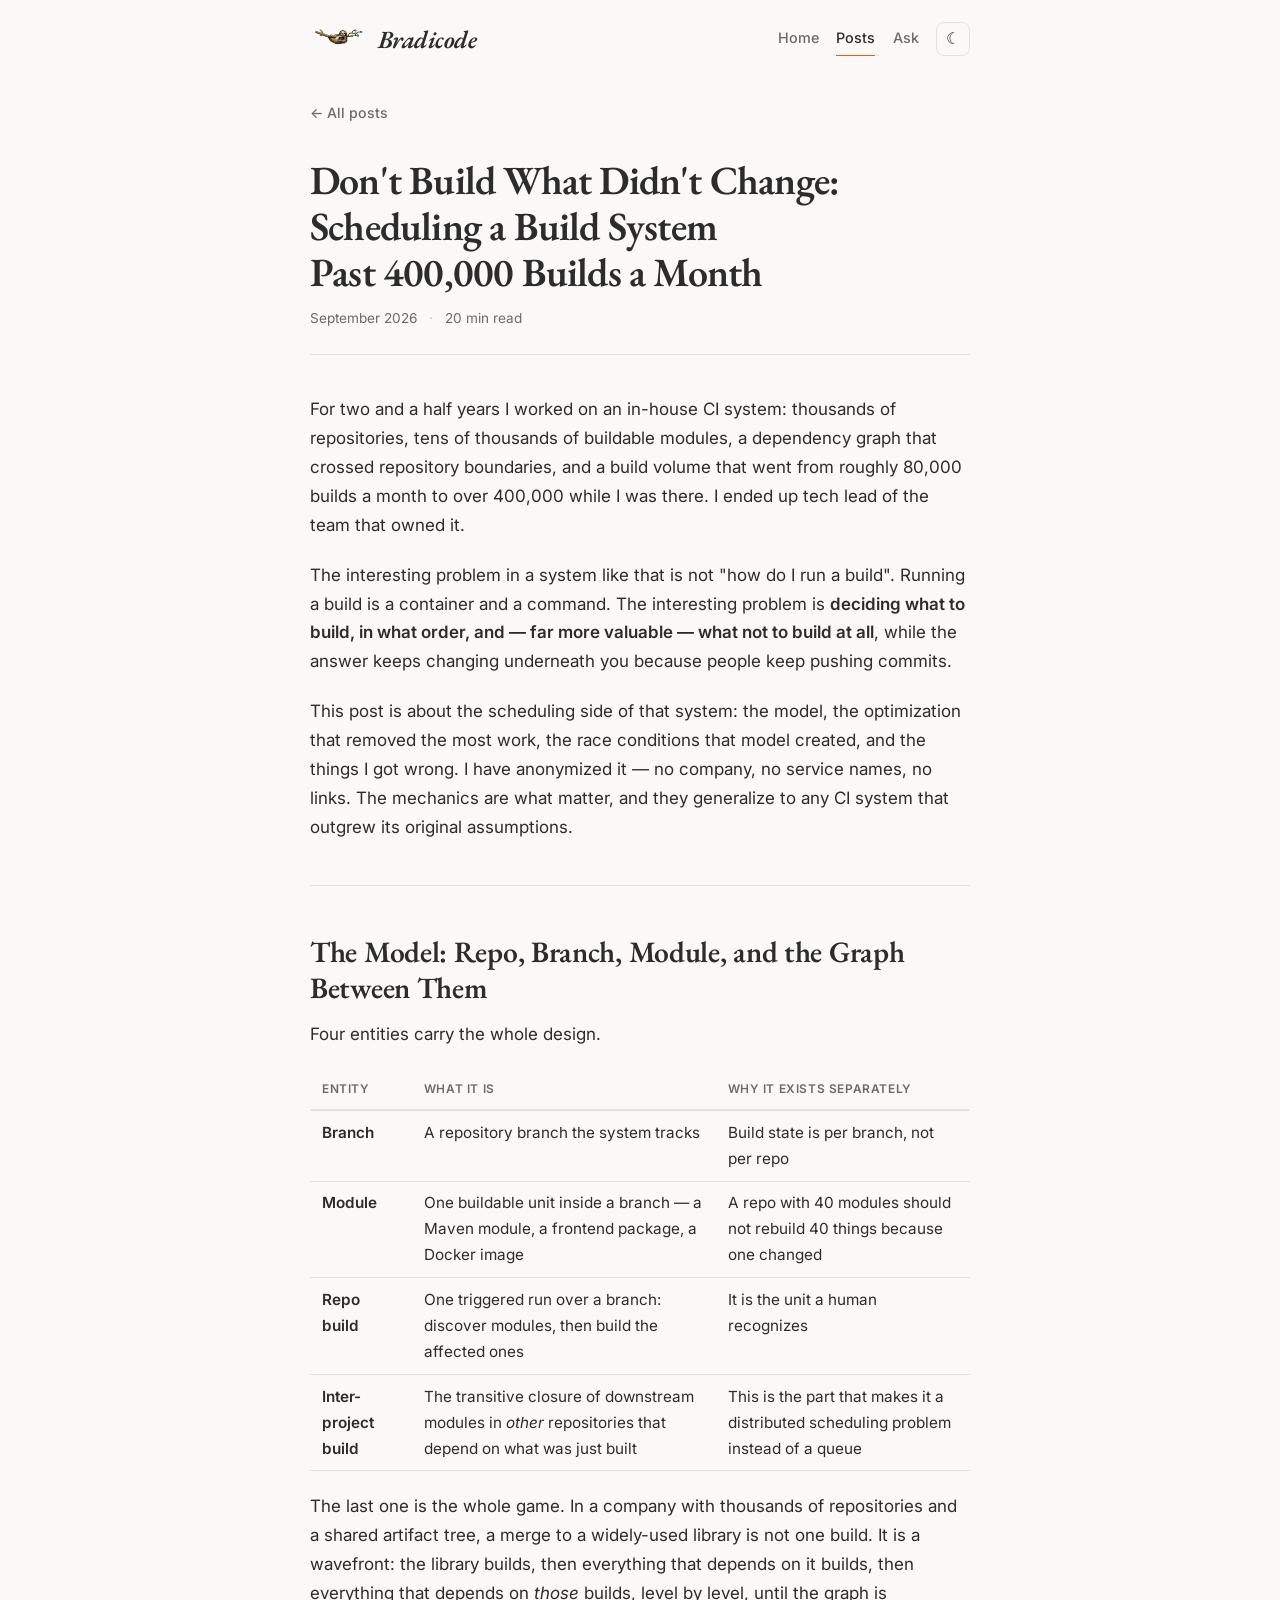
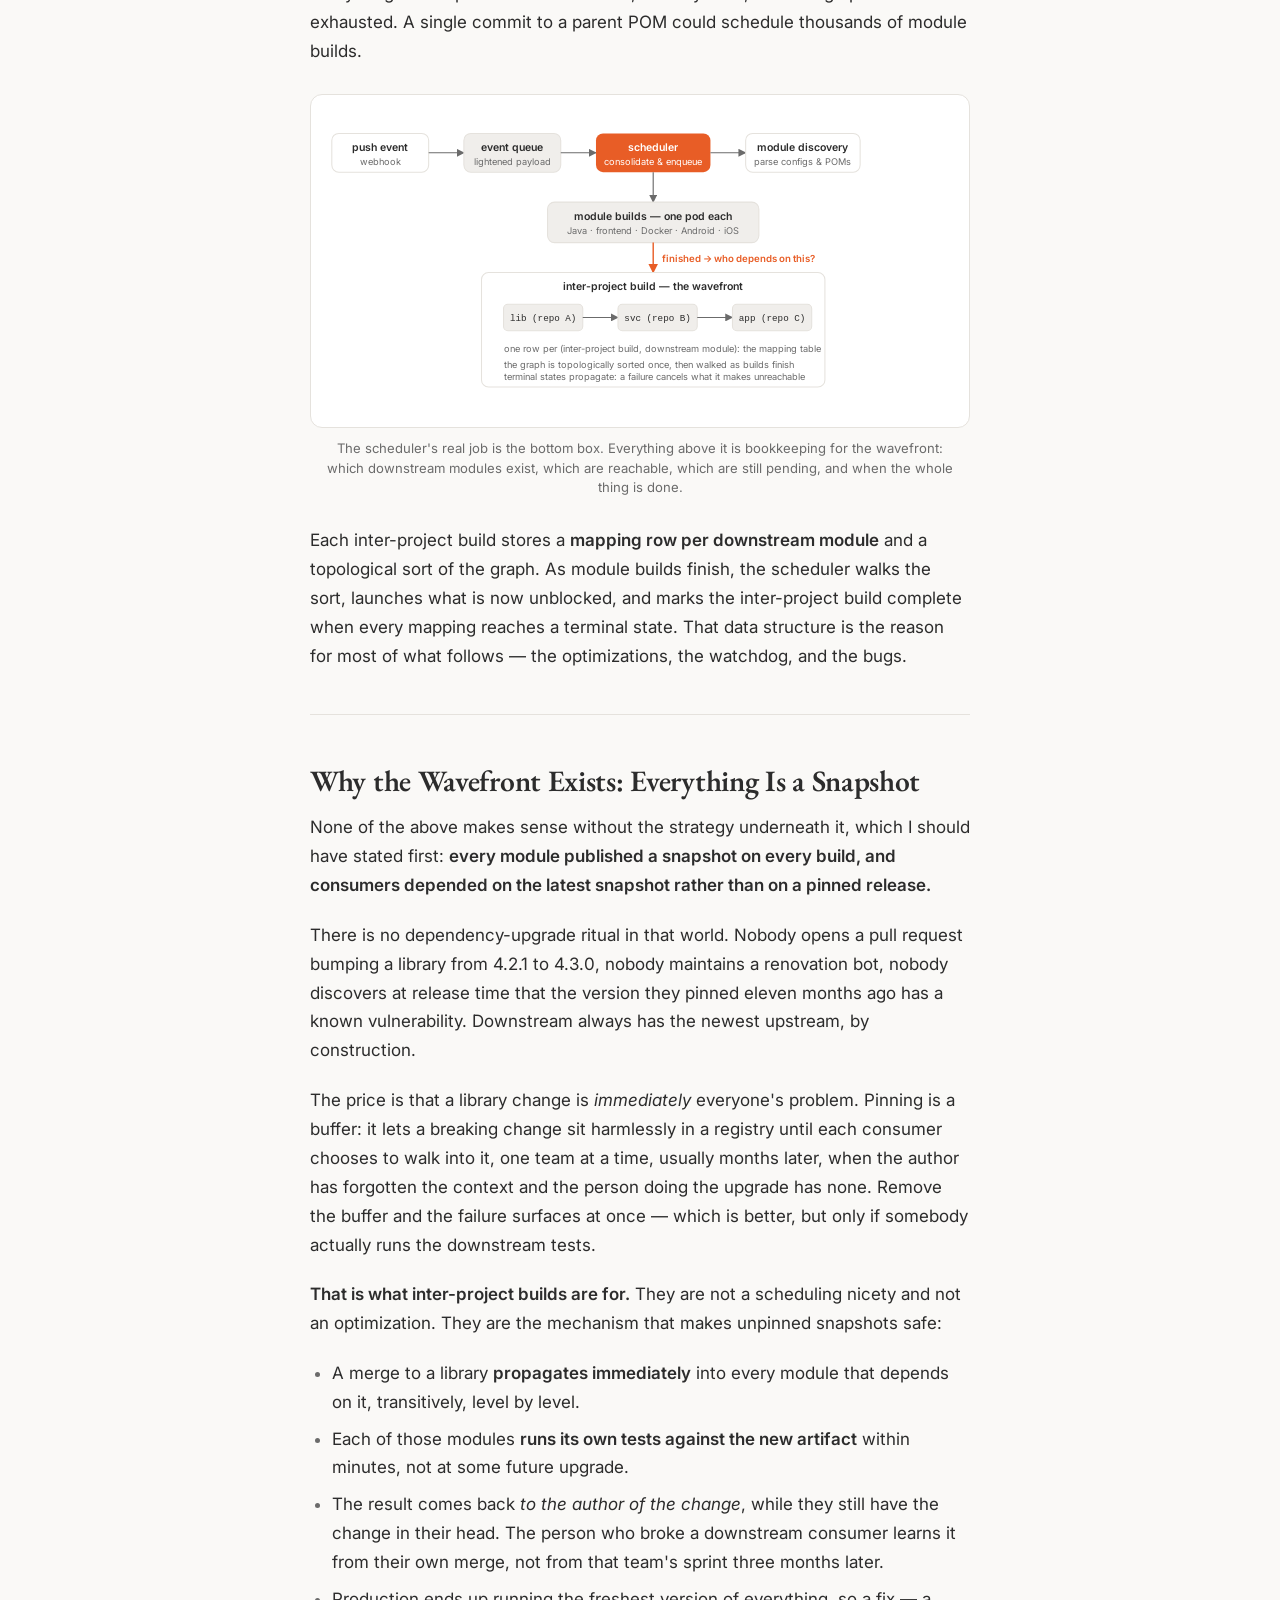
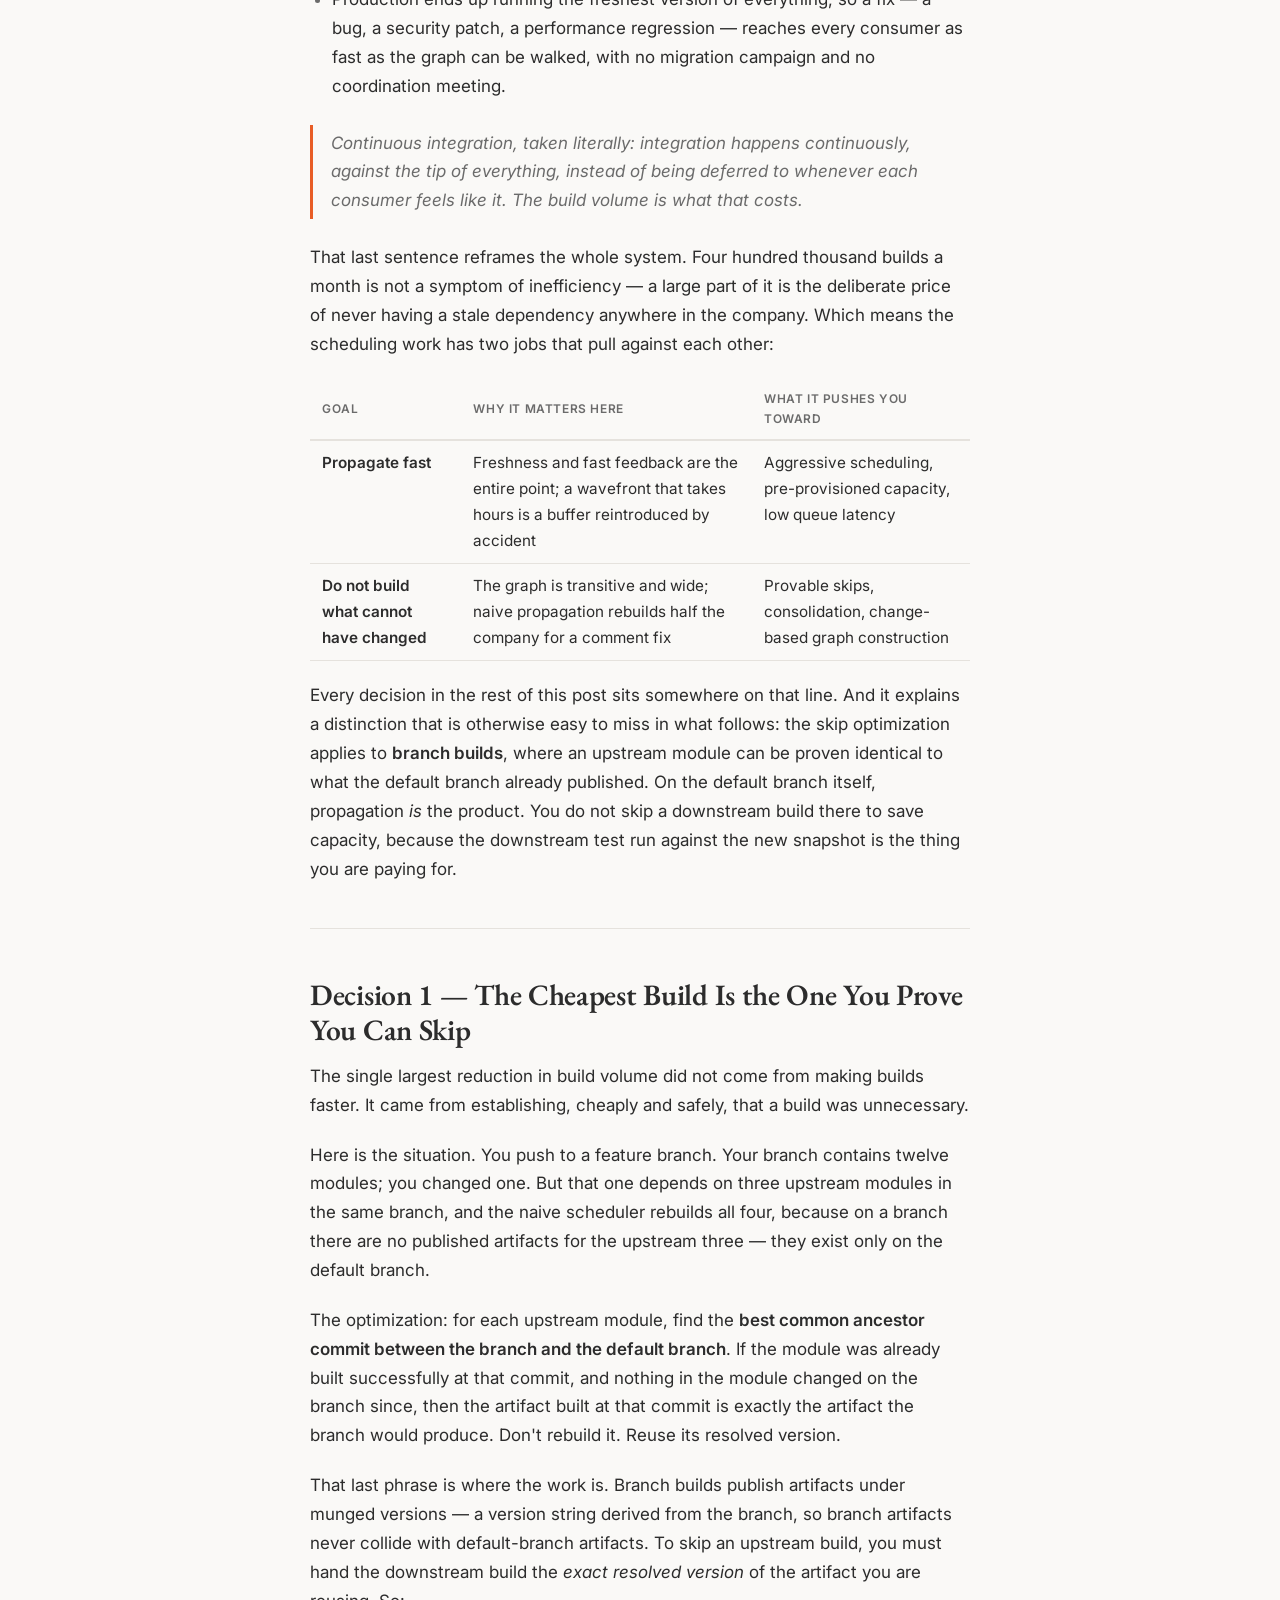
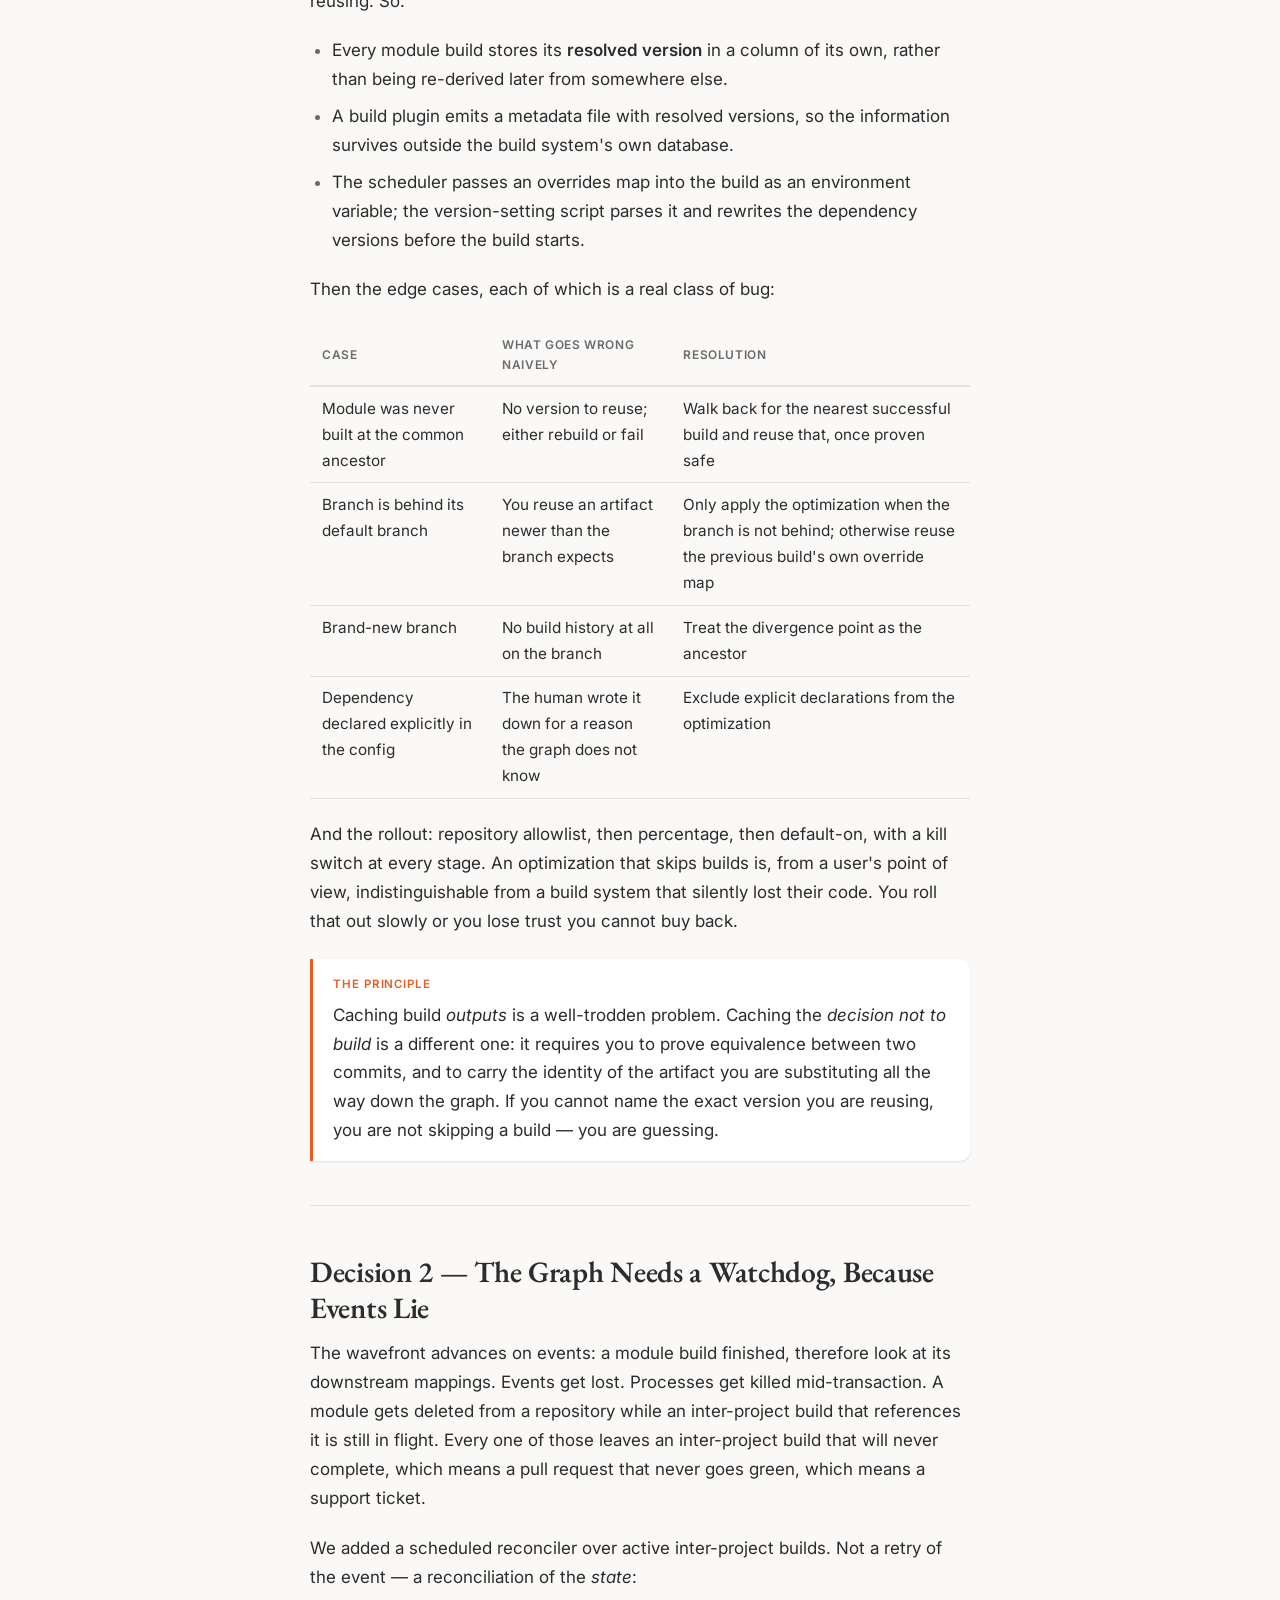
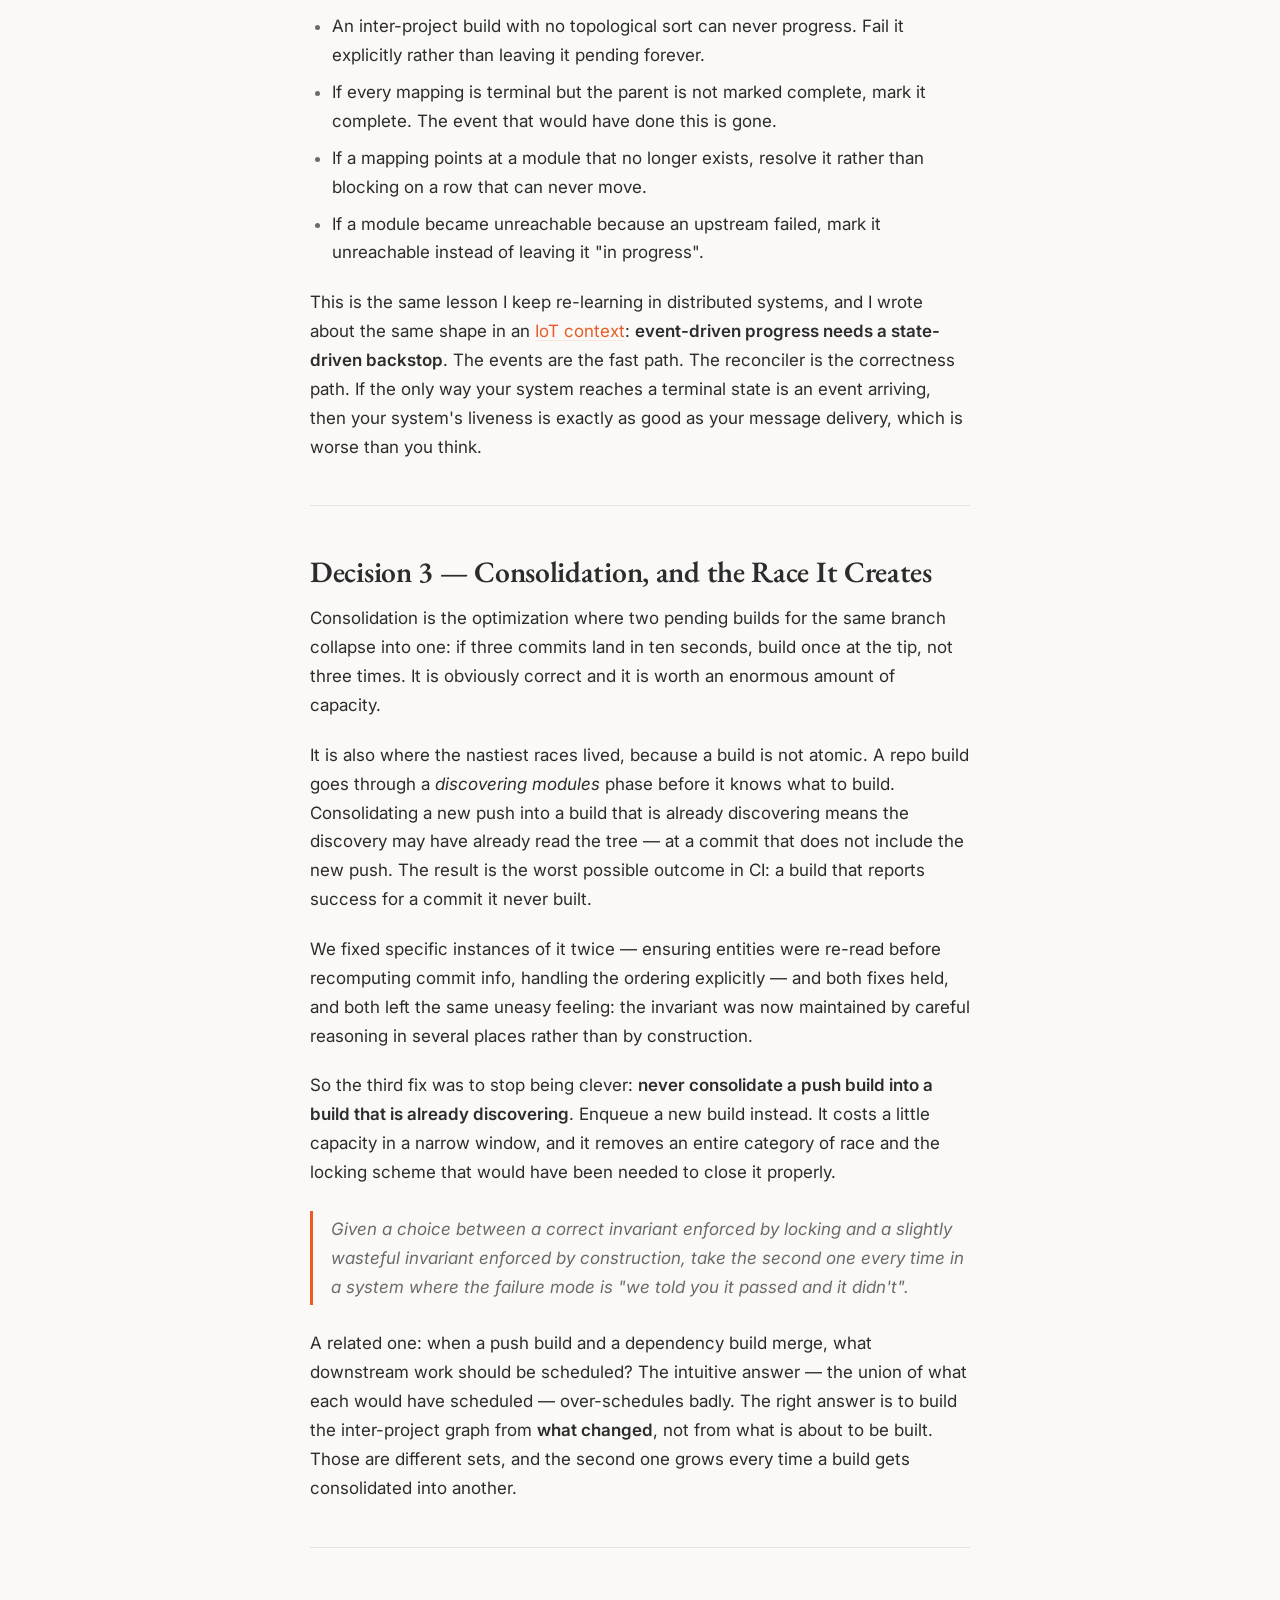
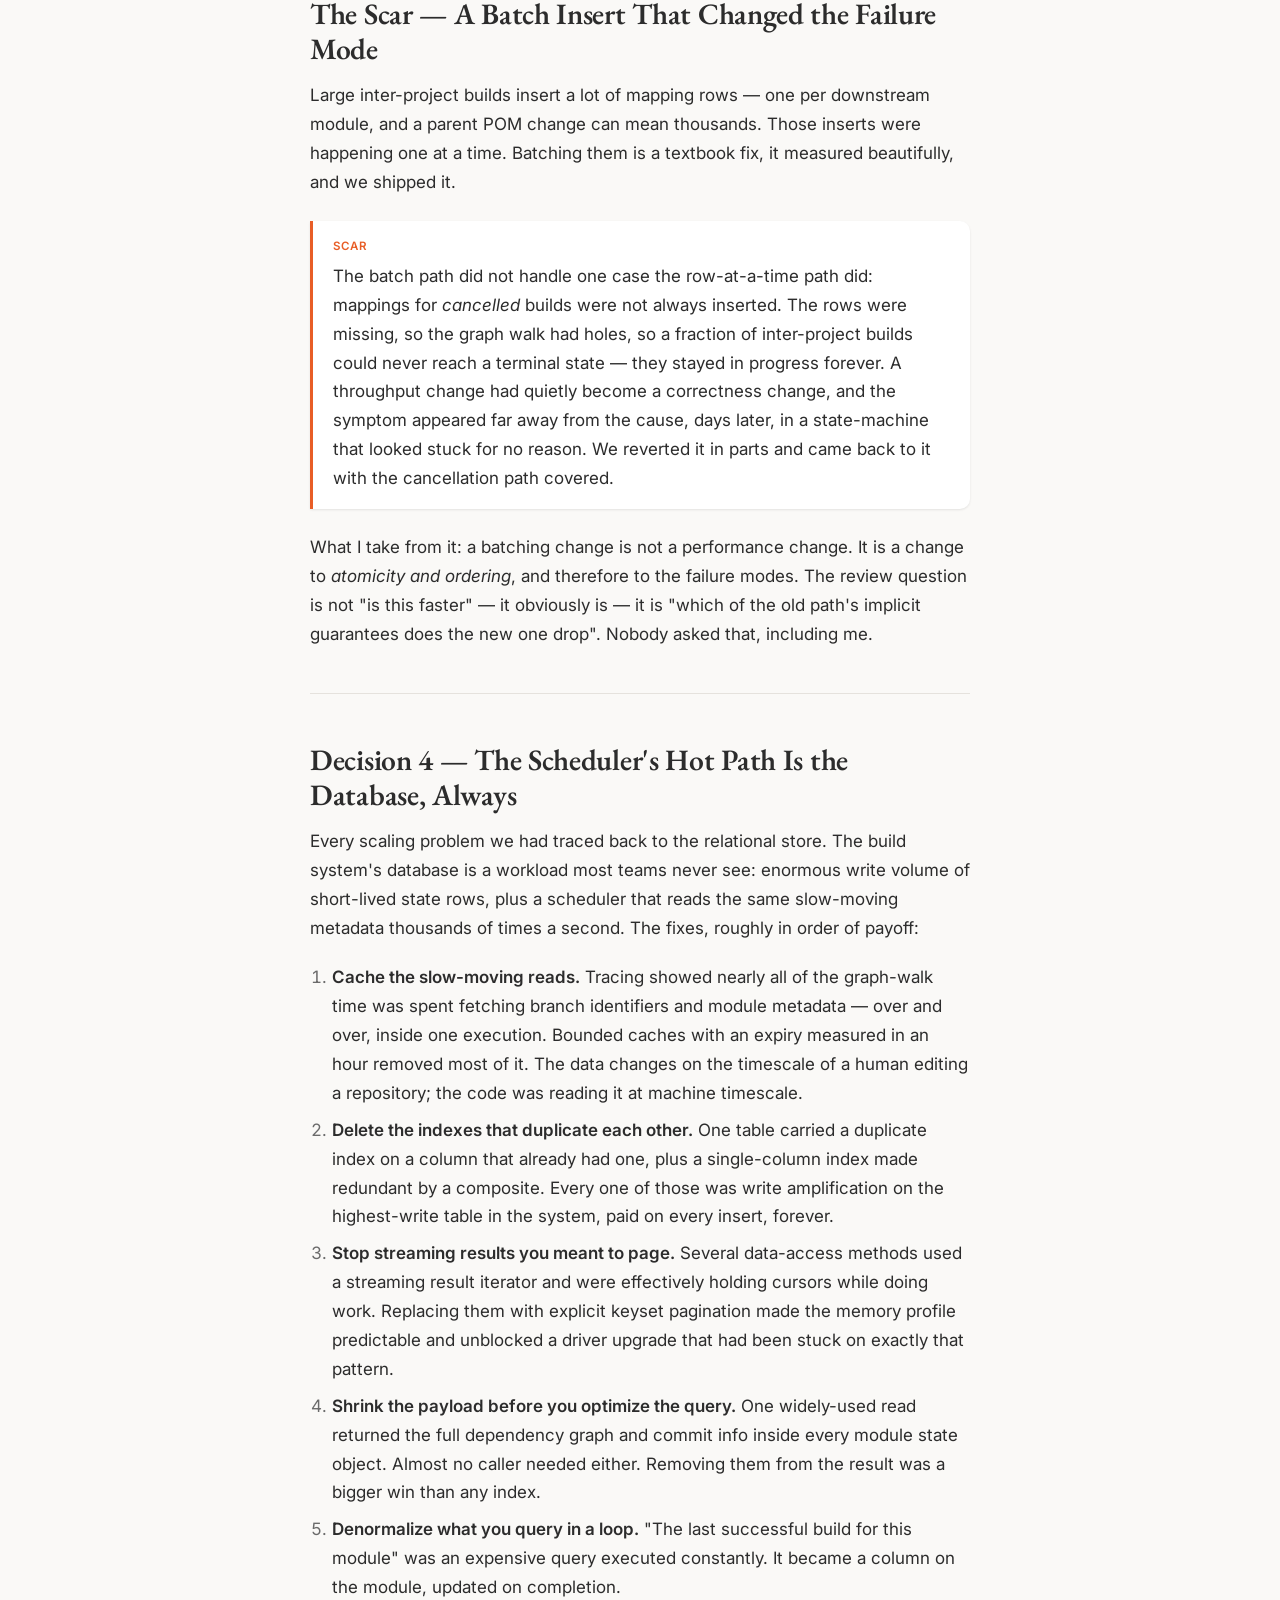
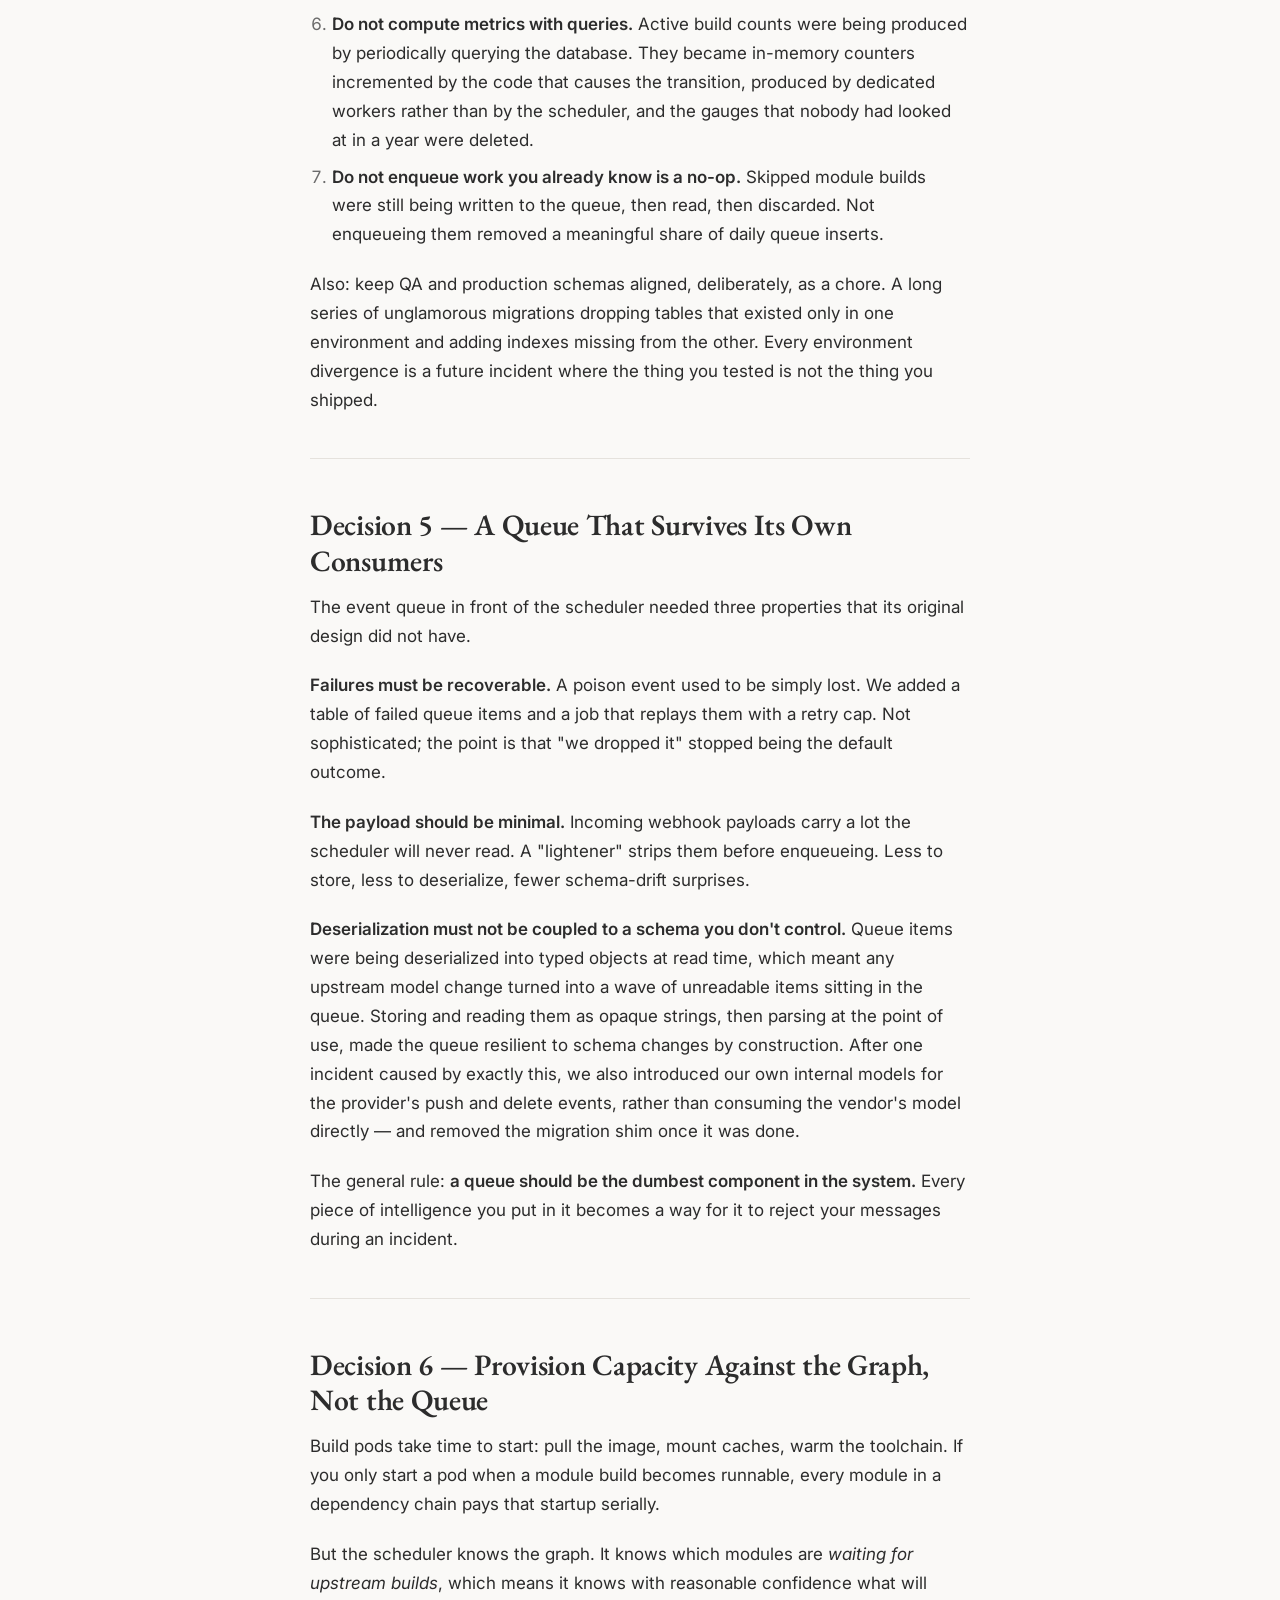
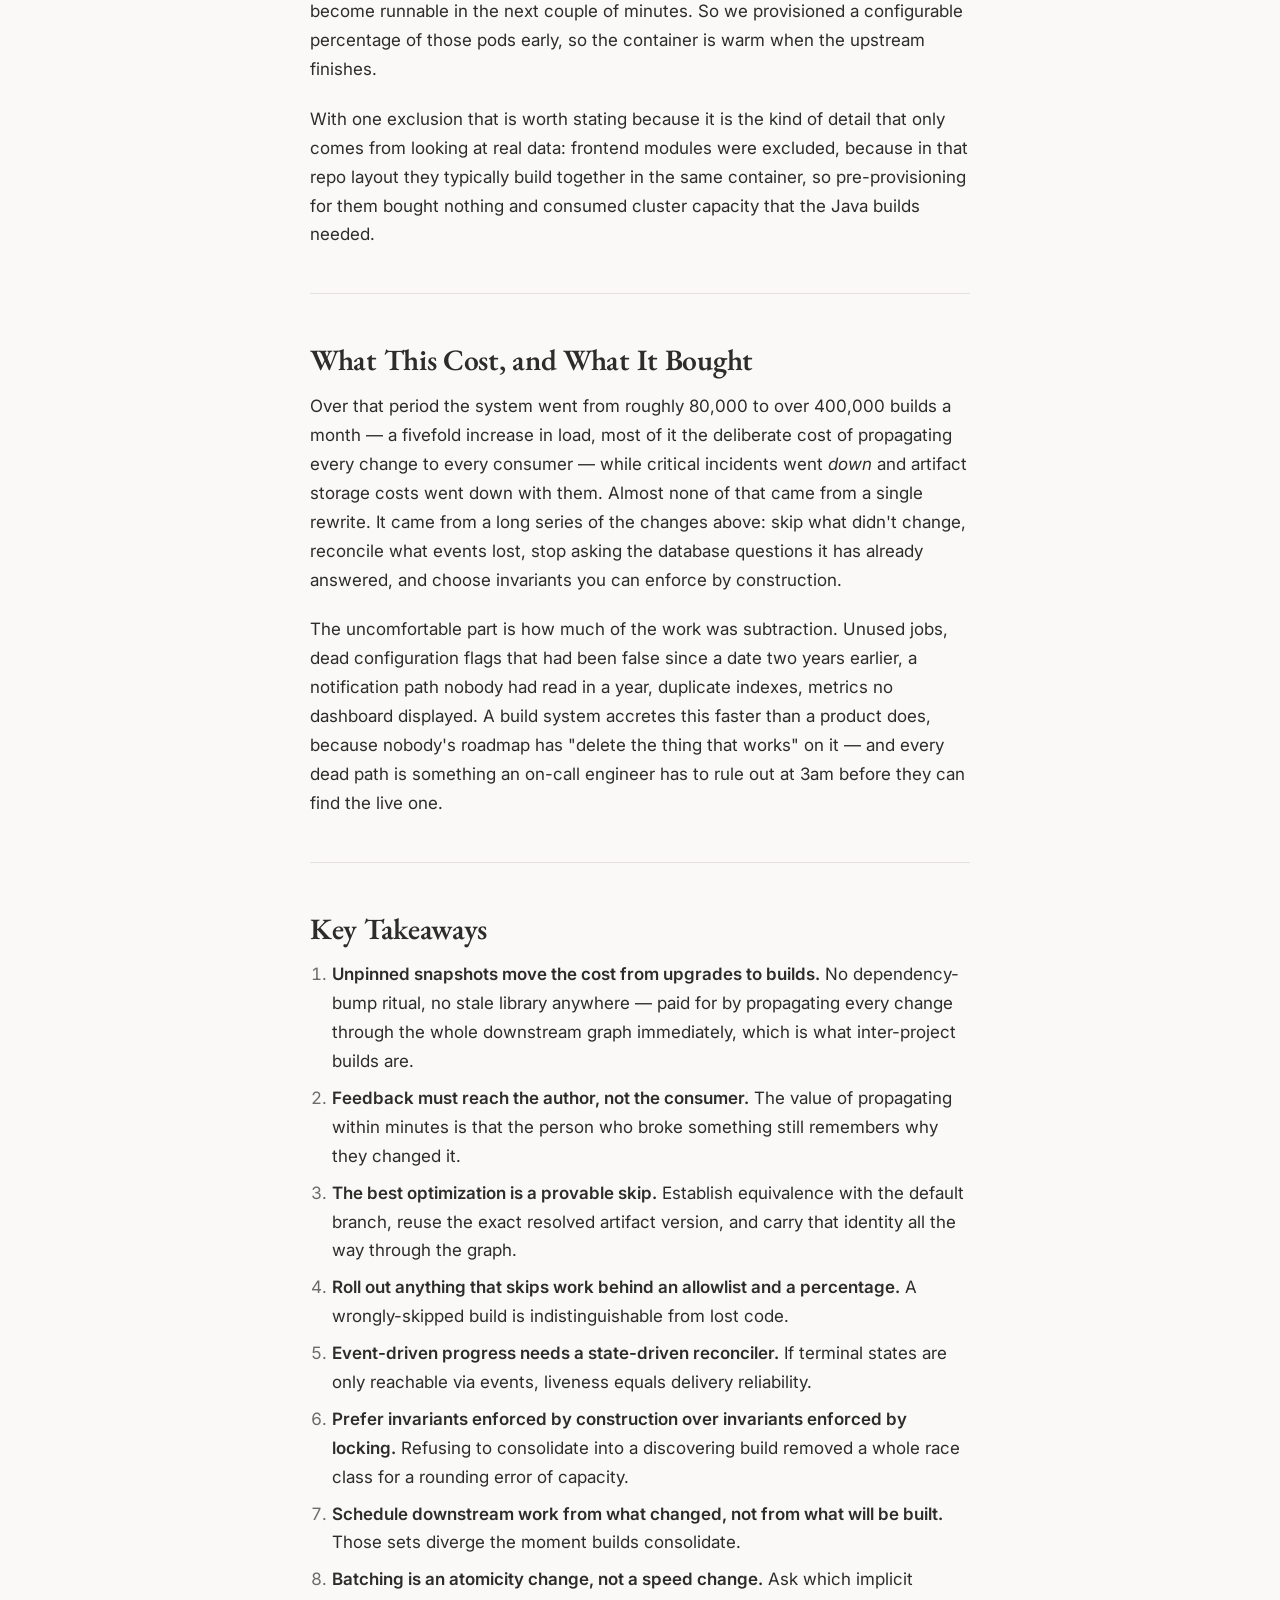
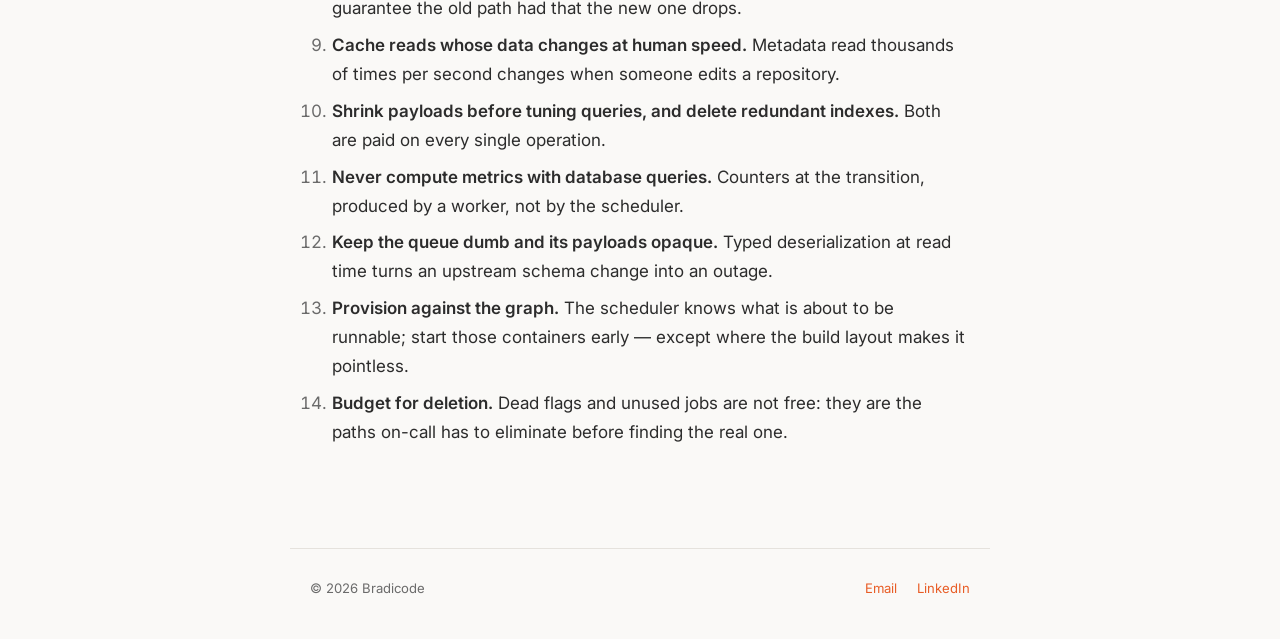
<file: posts/scheduling-builds-at-scale.html>
<!DOCTYPE html>
<html lang="en" data-theme="light">
<head>
  <meta charset="UTF-8">
  <meta name="viewport" content="width=device-width, initial-scale=1.0">
  <title>Don't Build What Didn't Change: Scheduling a Build System Past 400,000 Builds a Month &mdash; Bradicode</title>
  <link rel="stylesheet" href="../style.css">
</head>
<body>
  <nav id="nav-slot"></nav>

  <main>
    <a href="index.html" class="back-link">&larr; All posts</a>

    <article>
      <div class="post-header">
        <h1>Don't Build What Didn't Change: Scheduling a Build System Past 400,000 Builds a Month</h1>
        <div class="post-meta">
          <span>September 2026</span>
          <span class="dot">&middot;</span>
          <span>20 min read</span>
        </div>
      </div>

      <p>For two and a half years I worked on an in-house CI system: thousands of repositories, tens of thousands of buildable modules, a dependency graph that crossed repository boundaries, and a build volume that went from roughly 80,000 builds a month to over 400,000 while I was there. I ended up tech lead of the team that owned it.</p>

      <p>The interesting problem in a system like that is not "how do I run a build". Running a build is a container and a command. The interesting problem is <strong>deciding what to build, in what order, and &mdash; far more valuable &mdash; what not to build at all</strong>, while the answer keeps changing underneath you because people keep pushing commits.</p>

      <p>This post is about the scheduling side of that system: the model, the optimization that removed the most work, the race conditions that model created, and the things I got wrong. I have anonymized it &mdash; no company, no service names, no links. The mechanics are what matter, and they generalize to any CI system that outgrew its original assumptions.</p>

      <hr>

      <h2>The Model: Repo, Branch, Module, and the Graph Between Them</h2>

      <p>Four entities carry the whole design.</p>

      <table>
        <thead>
          <tr><th>Entity</th><th>What it is</th><th>Why it exists separately</th></tr>
        </thead>
        <tbody>
          <tr><td><strong>Branch</strong></td><td>A repository branch the system tracks</td><td>Build state is per branch, not per repo</td></tr>
          <tr><td><strong>Module</strong></td><td>One buildable unit inside a branch &mdash; a Maven module, a frontend package, a Docker image</td><td>A repo with 40 modules should not rebuild 40 things because one changed</td></tr>
          <tr><td><strong>Repo build</strong></td><td>One triggered run over a branch: discover modules, then build the affected ones</td><td>It is the unit a human recognizes</td></tr>
          <tr><td><strong>Inter-project build</strong></td><td>The transitive closure of downstream modules in <em>other</em> repositories that depend on what was just built</td><td>This is the part that makes it a distributed scheduling problem instead of a queue</td></tr>
        </tbody>
      </table>

      <p>The last one is the whole game. In a company with thousands of repositories and a shared artifact tree, a merge to a widely-used library is not one build. It is a wavefront: the library builds, then everything that depends on it builds, then everything that depends on <em>those</em> builds, level by level, until the graph is exhausted. A single commit to a parent POM could schedule thousands of module builds.</p>

      <figure>
        <div class="diagram-scroll">
<svg class="diagram" viewBox="0 0 720 350" role="img" aria-label="Push event flowing through queue, scheduler, module discovery, module builds on executors, and the downstream inter-project wavefront">
          <defs>
            <marker id="arr-sched" viewBox="0 0 10 10" refX="9" refY="5" markerWidth="7" markerHeight="7" orient="auto-start-reverse">
              <path d="M0,0 L10,5 L0,10 z" class="d-arrowhead"/>
            </marker>
            <marker id="arr-sched-a" viewBox="0 0 10 10" refX="9" refY="5" markerWidth="7" markerHeight="7" orient="auto-start-reverse">
              <path d="M0,0 L10,5 L0,10 z" class="d-arrowhead-accent"/>
            </marker>
          </defs>

          <rect x="10" y="30" width="110" height="44" rx="8" class="d-box"/>
          <text x="65" y="50" text-anchor="middle" class="d-text-b">push event</text>
          <text x="65" y="66" text-anchor="middle" class="d-text-sm">webhook</text>

          <line x1="120" y1="52" x2="160" y2="52" class="d-line" marker-end="url(#arr-sched)"/>

          <rect x="160" y="30" width="110" height="44" rx="8" class="d-box-soft"/>
          <text x="215" y="50" text-anchor="middle" class="d-text-b">event queue</text>
          <text x="215" y="66" text-anchor="middle" class="d-text-sm">lightened payload</text>

          <line x1="270" y1="52" x2="310" y2="52" class="d-line" marker-end="url(#arr-sched)"/>

          <rect x="310" y="30" width="130" height="44" rx="8" class="d-box-accent"/>
          <text x="375" y="50" text-anchor="middle" class="d-text-inv">scheduler</text>
          <text x="375" y="66" text-anchor="middle" class="d-text-inv" style="font-weight:400;font-size:10.5px">consolidate &amp; enqueue</text>

          <line x1="440" y1="52" x2="480" y2="52" class="d-line" marker-end="url(#arr-sched)"/>

          <rect x="480" y="30" width="130" height="44" rx="8" class="d-box"/>
          <text x="545" y="50" text-anchor="middle" class="d-text-b">module discovery</text>
          <text x="545" y="66" text-anchor="middle" class="d-text-sm">parse configs &amp; POMs</text>

          <line x1="375" y1="74" x2="375" y2="108" class="d-line" marker-end="url(#arr-sched)"/>

          <rect x="255" y="108" width="240" height="46" rx="8" class="d-box-soft"/>
          <text x="375" y="128" text-anchor="middle" class="d-text-b">module builds &mdash; one pod each</text>
          <text x="375" y="144" text-anchor="middle" class="d-text-sm">Java &middot; frontend &middot; Docker &middot; Android &middot; iOS</text>

          <line x1="375" y1="154" x2="375" y2="188" class="d-line-accent" marker-end="url(#arr-sched-a)"/>
          <text x="385" y="176" class="d-text-accent">finished &rarr; who depends on this?</text>

          <rect x="180" y="188" width="390" height="130" rx="8" class="d-box"/>
          <text x="375" y="208" text-anchor="middle" class="d-text-b">inter-project build &mdash; the wavefront</text>

          <rect x="205" y="224" width="90" height="30" rx="5" class="d-box-soft"/>
          <text x="250" y="243" text-anchor="middle" class="d-mono">lib (repo A)</text>
          <line x1="295" y1="239" x2="335" y2="239" class="d-line" marker-end="url(#arr-sched)"/>
          <rect x="335" y="224" width="90" height="30" rx="5" class="d-box-soft"/>
          <text x="380" y="243" text-anchor="middle" class="d-mono">svc (repo B)</text>
          <line x1="425" y1="239" x2="465" y2="239" class="d-line" marker-end="url(#arr-sched)"/>
          <rect x="465" y="224" width="90" height="30" rx="5" class="d-box-soft"/>
          <text x="510" y="243" text-anchor="middle" class="d-mono">app (repo C)</text>

          <text x="205" y="278" class="d-text-sm">one row per (inter-project build, downstream module): the mapping table</text>
          <text x="205" y="296" class="d-text-sm">the graph is topologically sorted once, then walked as builds finish</text>
          <text x="205" y="310" class="d-text-sm">terminal states propagate: a failure cancels what it makes unreachable</text>
        </svg>
        </div>
        <figcaption>The scheduler's real job is the bottom box. Everything above it is bookkeeping for the wavefront: which downstream modules exist, which are reachable, which are still pending, and when the whole thing is done.</figcaption>
      </figure>

      <p>Each inter-project build stores a <strong>mapping row per downstream module</strong> and a topological sort of the graph. As module builds finish, the scheduler walks the sort, launches what is now unblocked, and marks the inter-project build complete when every mapping reaches a terminal state. That data structure is the reason for most of what follows &mdash; the optimizations, the watchdog, and the bugs.</p>

      <hr>

      <h2>Why the Wavefront Exists: Everything Is a Snapshot</h2>

      <p>None of the above makes sense without the strategy underneath it, which I should have stated first: <strong>every module published a snapshot on every build, and consumers depended on the latest snapshot rather than on a pinned release.</strong></p>

      <p>There is no dependency-upgrade ritual in that world. Nobody opens a pull request bumping a library from 4.2.1 to 4.3.0, nobody maintains a renovation bot, nobody discovers at release time that the version they pinned eleven months ago has a known vulnerability. Downstream always has the newest upstream, by construction.</p>

      <p>The price is that a library change is <em>immediately</em> everyone's problem. Pinning is a buffer: it lets a breaking change sit harmlessly in a registry until each consumer chooses to walk into it, one team at a time, usually months later, when the author has forgotten the context and the person doing the upgrade has none. Remove the buffer and the failure surfaces at once &mdash; which is better, but only if somebody actually runs the downstream tests.</p>

      <p><strong>That is what inter-project builds are for.</strong> They are not a scheduling nicety and not an optimization. They are the mechanism that makes unpinned snapshots safe:</p>

      <ul>
        <li>A merge to a library <strong>propagates immediately</strong> into every module that depends on it, transitively, level by level.</li>
        <li>Each of those modules <strong>runs its own tests against the new artifact</strong> within minutes, not at some future upgrade.</li>
        <li>The result comes back <em>to the author of the change</em>, while they still have the change in their head. The person who broke a downstream consumer learns it from their own merge, not from that team's sprint three months later.</li>
        <li>Production ends up running the freshest version of everything, so a fix &mdash; a bug, a security patch, a performance regression &mdash; reaches every consumer as fast as the graph can be walked, with no migration campaign and no coordination meeting.</li>
      </ul>

      <blockquote>Continuous integration, taken literally: integration happens continuously, against the tip of everything, instead of being deferred to whenever each consumer feels like it. The build volume is what that costs.</blockquote>

      <p>That last sentence reframes the whole system. Four hundred thousand builds a month is not a symptom of inefficiency &mdash; a large part of it is the deliberate price of never having a stale dependency anywhere in the company. Which means the scheduling work has two jobs that pull against each other:</p>

      <table>
        <thead>
          <tr><th>Goal</th><th>Why it matters here</th><th>What it pushes you toward</th></tr>
        </thead>
        <tbody>
          <tr><td><strong>Propagate fast</strong></td><td>Freshness and fast feedback are the entire point; a wavefront that takes hours is a buffer reintroduced by accident</td><td>Aggressive scheduling, pre-provisioned capacity, low queue latency</td></tr>
          <tr><td><strong>Do not build what cannot have changed</strong></td><td>The graph is transitive and wide; naive propagation rebuilds half the company for a comment fix</td><td>Provable skips, consolidation, change-based graph construction</td></tr>
        </tbody>
      </table>

      <p>Every decision in the rest of this post sits somewhere on that line. And it explains a distinction that is otherwise easy to miss in what follows: the skip optimization applies to <strong>branch builds</strong>, where an upstream module can be proven identical to what the default branch already published. On the default branch itself, propagation <em>is</em> the product. You do not skip a downstream build there to save capacity, because the downstream test run against the new snapshot is the thing you are paying for.</p>

      <hr>

      <h2>Decision 1 &mdash; The Cheapest Build Is the One You Prove You Can Skip</h2>

      <p>The single largest reduction in build volume did not come from making builds faster. It came from establishing, cheaply and safely, that a build was unnecessary.</p>

      <p>Here is the situation. You push to a feature branch. Your branch contains twelve modules; you changed one. But that one depends on three upstream modules in the same branch, and the naive scheduler rebuilds all four, because on a branch there are no published artifacts for the upstream three &mdash; they exist only on the default branch.</p>

      <p>The optimization: for each upstream module, find the <strong>best common ancestor commit between the branch and the default branch</strong>. If the module was already built successfully at that commit, and nothing in the module changed on the branch since, then the artifact built at that commit is exactly the artifact the branch would produce. Don't rebuild it. Reuse its resolved version.</p>

      <p>That last phrase is where the work is. Branch builds publish artifacts under munged versions &mdash; a version string derived from the branch, so branch artifacts never collide with default-branch artifacts. To skip an upstream build, you must hand the downstream build the <em>exact resolved version</em> of the artifact you are reusing. So:</p>

      <ul>
        <li>Every module build stores its <strong>resolved version</strong> in a column of its own, rather than being re-derived later from somewhere else.</li>
        <li>A build plugin emits a metadata file with resolved versions, so the information survives outside the build system's own database.</li>
        <li>The scheduler passes an overrides map into the build as an environment variable; the version-setting script parses it and rewrites the dependency versions before the build starts.</li>
      </ul>

      <p>Then the edge cases, each of which is a real class of bug:</p>

      <table>
        <thead>
          <tr><th>Case</th><th>What goes wrong naively</th><th>Resolution</th></tr>
        </thead>
        <tbody>
          <tr><td>Module was never built at the common ancestor</td><td>No version to reuse; either rebuild or fail</td><td>Walk back for the nearest successful build and reuse that, once proven safe</td></tr>
          <tr><td>Branch is behind its default branch</td><td>You reuse an artifact newer than the branch expects</td><td>Only apply the optimization when the branch is not behind; otherwise reuse the previous build's own override map</td></tr>
          <tr><td>Brand-new branch</td><td>No build history at all on the branch</td><td>Treat the divergence point as the ancestor</td></tr>
          <tr><td>Dependency declared explicitly in the config</td><td>The human wrote it down for a reason the graph does not know</td><td>Exclude explicit declarations from the optimization</td></tr>
        </tbody>
      </table>

      <p>And the rollout: repository allowlist, then percentage, then default-on, with a kill switch at every stage. An optimization that skips builds is, from a user's point of view, indistinguishable from a build system that silently lost their code. You roll that out slowly or you lose trust you cannot buy back.</p>

      <div class="callout">
        <div class="callout-label">The principle</div>
        <p>Caching build <em>outputs</em> is a well-trodden problem. Caching the <em>decision not to build</em> is a different one: it requires you to prove equivalence between two commits, and to carry the identity of the artifact you are substituting all the way down the graph. If you cannot name the exact version you are reusing, you are not skipping a build &mdash; you are guessing.</p>
      </div>

      <hr>

      <h2>Decision 2 &mdash; The Graph Needs a Watchdog, Because Events Lie</h2>

      <p>The wavefront advances on events: a module build finished, therefore look at its downstream mappings. Events get lost. Processes get killed mid-transaction. A module gets deleted from a repository while an inter-project build that references it is still in flight. Every one of those leaves an inter-project build that will never complete, which means a pull request that never goes green, which means a support ticket.</p>

      <p>We added a scheduled reconciler over active inter-project builds. Not a retry of the event &mdash; a reconciliation of the <em>state</em>:</p>

      <ul>
        <li>An inter-project build with no topological sort can never progress. Fail it explicitly rather than leaving it pending forever.</li>
        <li>If every mapping is terminal but the parent is not marked complete, mark it complete. The event that would have done this is gone.</li>
        <li>If a mapping points at a module that no longer exists, resolve it rather than blocking on a row that can never move.</li>
        <li>If a module became unreachable because an upstream failed, mark it unreachable instead of leaving it "in progress".</li>
      </ul>

      <p>This is the same lesson I keep re-learning in distributed systems, and I wrote about the same shape in an <a href="iot-cold-chain-compliance-architecture.html">IoT context</a>: <strong>event-driven progress needs a state-driven backstop</strong>. The events are the fast path. The reconciler is the correctness path. If the only way your system reaches a terminal state is an event arriving, then your system's liveness is exactly as good as your message delivery, which is worse than you think.</p>

      <hr>

      <h2>Decision 3 &mdash; Consolidation, and the Race It Creates</h2>

      <p>Consolidation is the optimization where two pending builds for the same branch collapse into one: if three commits land in ten seconds, build once at the tip, not three times. It is obviously correct and it is worth an enormous amount of capacity.</p>

      <p>It is also where the nastiest races lived, because a build is not atomic. A repo build goes through a <em>discovering modules</em> phase before it knows what to build. Consolidating a new push into a build that is already discovering means the discovery may have already read the tree &mdash; at a commit that does not include the new push. The result is the worst possible outcome in CI: a build that reports success for a commit it never built.</p>

      <p>We fixed specific instances of it twice &mdash; ensuring entities were re-read before recomputing commit info, handling the ordering explicitly &mdash; and both fixes held, and both left the same uneasy feeling: the invariant was now maintained by careful reasoning in several places rather than by construction.</p>

      <p>So the third fix was to stop being clever: <strong>never consolidate a push build into a build that is already discovering</strong>. Enqueue a new build instead. It costs a little capacity in a narrow window, and it removes an entire category of race and the locking scheme that would have been needed to close it properly.</p>

      <blockquote>Given a choice between a correct invariant enforced by locking and a slightly wasteful invariant enforced by construction, take the second one every time in a system where the failure mode is "we told you it passed and it didn't".</blockquote>

      <p>A related one: when a push build and a dependency build merge, what downstream work should be scheduled? The intuitive answer &mdash; the union of what each would have scheduled &mdash; over-schedules badly. The right answer is to build the inter-project graph from <strong>what changed</strong>, not from what is about to be built. Those are different sets, and the second one grows every time a build gets consolidated into another.</p>

      <hr>

      <h2>The Scar &mdash; A Batch Insert That Changed the Failure Mode</h2>

      <p>Large inter-project builds insert a lot of mapping rows &mdash; one per downstream module, and a parent POM change can mean thousands. Those inserts were happening one at a time. Batching them is a textbook fix, it measured beautifully, and we shipped it.</p>

      <div class="callout">
        <div class="callout-label">Scar</div>
        <p>The batch path did not handle one case the row-at-a-time path did: mappings for <em>cancelled</em> builds were not always inserted. The rows were missing, so the graph walk had holes, so a fraction of inter-project builds could never reach a terminal state &mdash; they stayed in progress forever. A throughput change had quietly become a correctness change, and the symptom appeared far away from the cause, days later, in a state-machine that looked stuck for no reason. We reverted it in parts and came back to it with the cancellation path covered.</p>
      </div>

      <p>What I take from it: a batching change is not a performance change. It is a change to <em>atomicity and ordering</em>, and therefore to the failure modes. The review question is not "is this faster" &mdash; it obviously is &mdash; it is "which of the old path's implicit guarantees does the new one drop". Nobody asked that, including me.</p>

      <hr>

      <h2>Decision 4 &mdash; The Scheduler's Hot Path Is the Database, Always</h2>

      <p>Every scaling problem we had traced back to the relational store. The build system's database is a workload most teams never see: enormous write volume of short-lived state rows, plus a scheduler that reads the same slow-moving metadata thousands of times a second. The fixes, roughly in order of payoff:</p>

      <ol>
        <li><strong>Cache the slow-moving reads.</strong> Tracing showed nearly all of the graph-walk time was spent fetching branch identifiers and module metadata &mdash; over and over, inside one execution. Bounded caches with an expiry measured in an hour removed most of it. The data changes on the timescale of a human editing a repository; the code was reading it at machine timescale.</li>
        <li><strong>Delete the indexes that duplicate each other.</strong> One table carried a duplicate index on a column that already had one, plus a single-column index made redundant by a composite. Every one of those was write amplification on the highest-write table in the system, paid on every insert, forever.</li>
        <li><strong>Stop streaming results you meant to page.</strong> Several data-access methods used a streaming result iterator and were effectively holding cursors while doing work. Replacing them with explicit keyset pagination made the memory profile predictable and unblocked a driver upgrade that had been stuck on exactly that pattern.</li>
        <li><strong>Shrink the payload before you optimize the query.</strong> One widely-used read returned the full dependency graph and commit info inside every module state object. Almost no caller needed either. Removing them from the result was a bigger win than any index.</li>
        <li><strong>Denormalize what you query in a loop.</strong> "The last successful build for this module" was an expensive query executed constantly. It became a column on the module, updated on completion.</li>
        <li><strong>Do not compute metrics with queries.</strong> Active build counts were being produced by periodically querying the database. They became in-memory counters incremented by the code that causes the transition, produced by dedicated workers rather than by the scheduler, and the gauges that nobody had looked at in a year were deleted.</li>
        <li><strong>Do not enqueue work you already know is a no-op.</strong> Skipped module builds were still being written to the queue, then read, then discarded. Not enqueueing them removed a meaningful share of daily queue inserts.</li>
      </ol>

      <p>Also: keep QA and production schemas aligned, deliberately, as a chore. A long series of unglamorous migrations dropping tables that existed only in one environment and adding indexes missing from the other. Every environment divergence is a future incident where the thing you tested is not the thing you shipped.</p>

      <hr>

      <h2>Decision 5 &mdash; A Queue That Survives Its Own Consumers</h2>

      <p>The event queue in front of the scheduler needed three properties that its original design did not have.</p>

      <p><strong>Failures must be recoverable.</strong> A poison event used to be simply lost. We added a table of failed queue items and a job that replays them with a retry cap. Not sophisticated; the point is that "we dropped it" stopped being the default outcome.</p>

      <p><strong>The payload should be minimal.</strong> Incoming webhook payloads carry a lot the scheduler will never read. A "lightener" strips them before enqueueing. Less to store, less to deserialize, fewer schema-drift surprises.</p>

      <p><strong>Deserialization must not be coupled to a schema you don't control.</strong> Queue items were being deserialized into typed objects at read time, which meant any upstream model change turned into a wave of unreadable items sitting in the queue. Storing and reading them as opaque strings, then parsing at the point of use, made the queue resilient to schema changes by construction. After one incident caused by exactly this, we also introduced our own internal models for the provider's push and delete events, rather than consuming the vendor's model directly &mdash; and removed the migration shim once it was done.</p>

      <p>The general rule: <strong>a queue should be the dumbest component in the system.</strong> Every piece of intelligence you put in it becomes a way for it to reject your messages during an incident.</p>

      <hr>

      <h2>Decision 6 &mdash; Provision Capacity Against the Graph, Not the Queue</h2>

      <p>Build pods take time to start: pull the image, mount caches, warm the toolchain. If you only start a pod when a module build becomes runnable, every module in a dependency chain pays that startup serially.</p>

      <p>But the scheduler knows the graph. It knows which modules are <em>waiting for upstream builds</em>, which means it knows with reasonable confidence what will become runnable in the next couple of minutes. So we provisioned a configurable percentage of those pods early, so the container is warm when the upstream finishes.</p>

      <p>With one exclusion that is worth stating because it is the kind of detail that only comes from looking at real data: frontend modules were excluded, because in that repo layout they typically build together in the same container, so pre-provisioning for them bought nothing and consumed cluster capacity that the Java builds needed.</p>

      <hr>

      <h2>What This Cost, and What It Bought</h2>

      <p>Over that period the system went from roughly 80,000 to over 400,000 builds a month &mdash; a fivefold increase in load, most of it the deliberate cost of propagating every change to every consumer &mdash; while critical incidents went <em>down</em> and artifact storage costs went down with them. Almost none of that came from a single rewrite. It came from a long series of the changes above: skip what didn't change, reconcile what events lost, stop asking the database questions it has already answered, and choose invariants you can enforce by construction.</p>

      <p>The uncomfortable part is how much of the work was subtraction. Unused jobs, dead configuration flags that had been false since a date two years earlier, a notification path nobody had read in a year, duplicate indexes, metrics no dashboard displayed. A build system accretes this faster than a product does, because nobody's roadmap has "delete the thing that works" on it &mdash; and every dead path is something an on-call engineer has to rule out at 3am before they can find the live one.</p>

      <hr>

      <h2>Key Takeaways</h2>

      <ol>
        <li><strong>Unpinned snapshots move the cost from upgrades to builds.</strong> No dependency-bump ritual, no stale library anywhere &mdash; paid for by propagating every change through the whole downstream graph immediately, which is what inter-project builds are.</li>
        <li><strong>Feedback must reach the author, not the consumer.</strong> The value of propagating within minutes is that the person who broke something still remembers why they changed it.</li>
        <li><strong>The best optimization is a provable skip.</strong> Establish equivalence with the default branch, reuse the exact resolved artifact version, and carry that identity all the way through the graph.</li>
        <li><strong>Roll out anything that skips work behind an allowlist and a percentage.</strong> A wrongly-skipped build is indistinguishable from lost code.</li>
        <li><strong>Event-driven progress needs a state-driven reconciler.</strong> If terminal states are only reachable via events, liveness equals delivery reliability.</li>
        <li><strong>Prefer invariants enforced by construction over invariants enforced by locking.</strong> Refusing to consolidate into a discovering build removed a whole race class for a rounding error of capacity.</li>
        <li><strong>Schedule downstream work from what changed, not from what will be built.</strong> Those sets diverge the moment builds consolidate.</li>
        <li><strong>Batching is an atomicity change, not a speed change.</strong> Ask which implicit guarantee the old path had that the new one drops.</li>
        <li><strong>Cache reads whose data changes at human speed.</strong> Metadata read thousands of times per second changes when someone edits a repository.</li>
        <li><strong>Shrink payloads before tuning queries, and delete redundant indexes.</strong> Both are paid on every single operation.</li>
        <li><strong>Never compute metrics with database queries.</strong> Counters at the transition, produced by a worker, not by the scheduler.</li>
        <li><strong>Keep the queue dumb and its payloads opaque.</strong> Typed deserialization at read time turns an upstream schema change into an outage.</li>
        <li><strong>Provision against the graph.</strong> The scheduler knows what is about to be runnable; start those containers early &mdash; except where the build layout makes it pointless.</li>
        <li><strong>Budget for deletion.</strong> Dead flags and unused jobs are not free: they are the paths on-call has to eliminate before finding the real one.</li>
      </ol>
    </article>
  </main>

  <footer id="footer-slot"></footer>

  <script src="../js/site.js"></script>
</body>
</html>
</file>
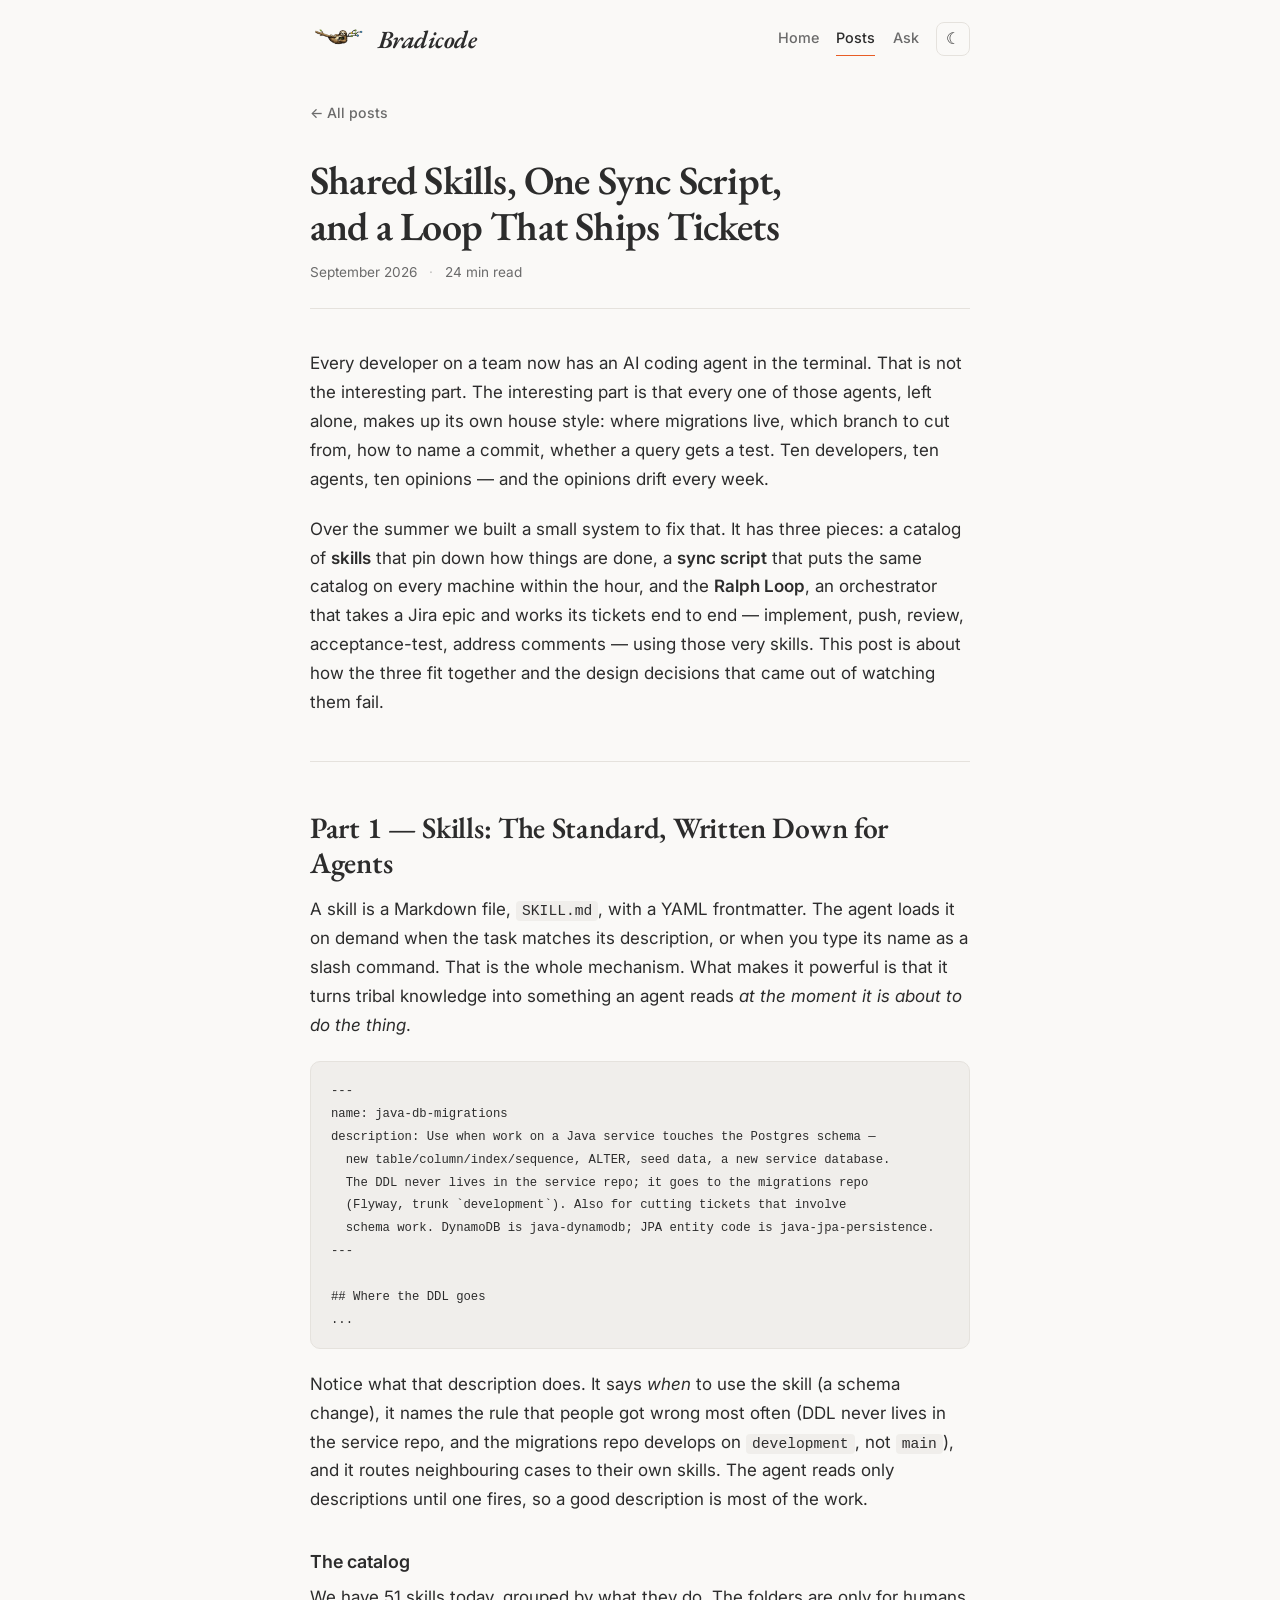
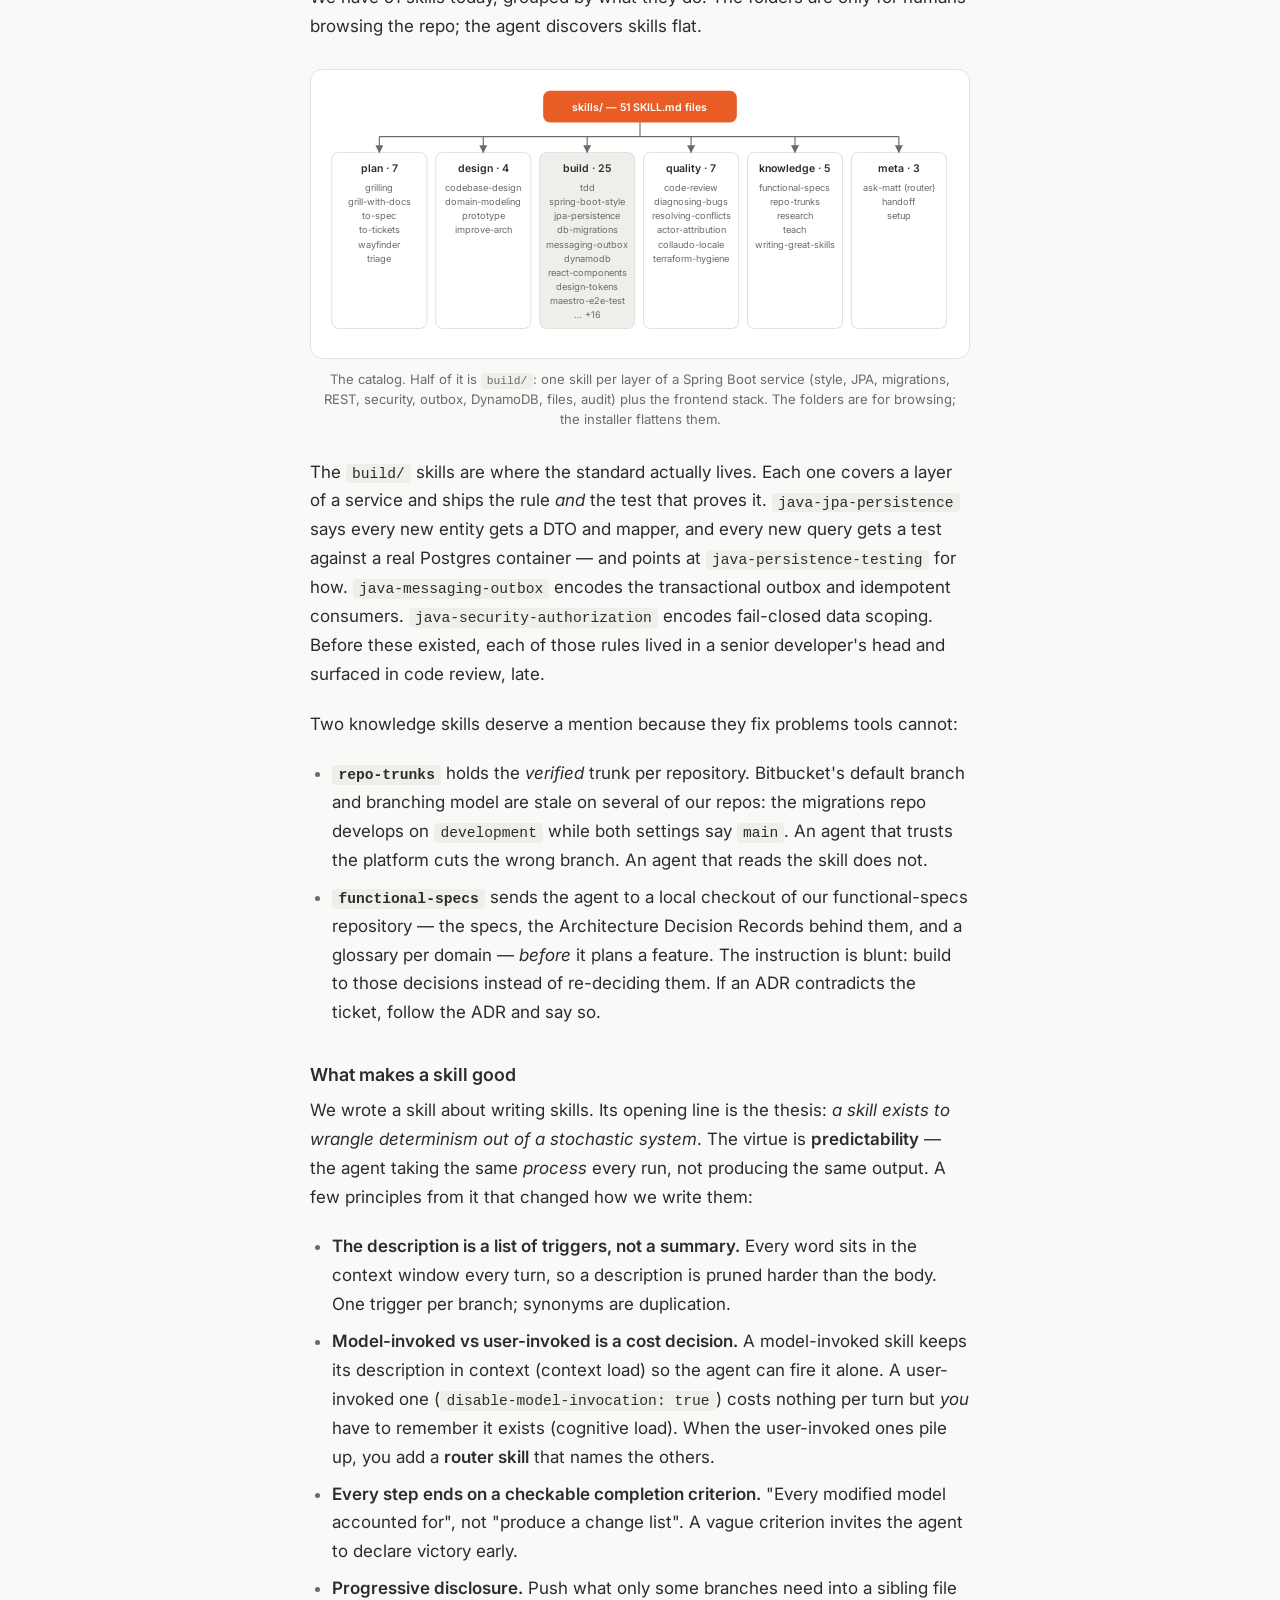
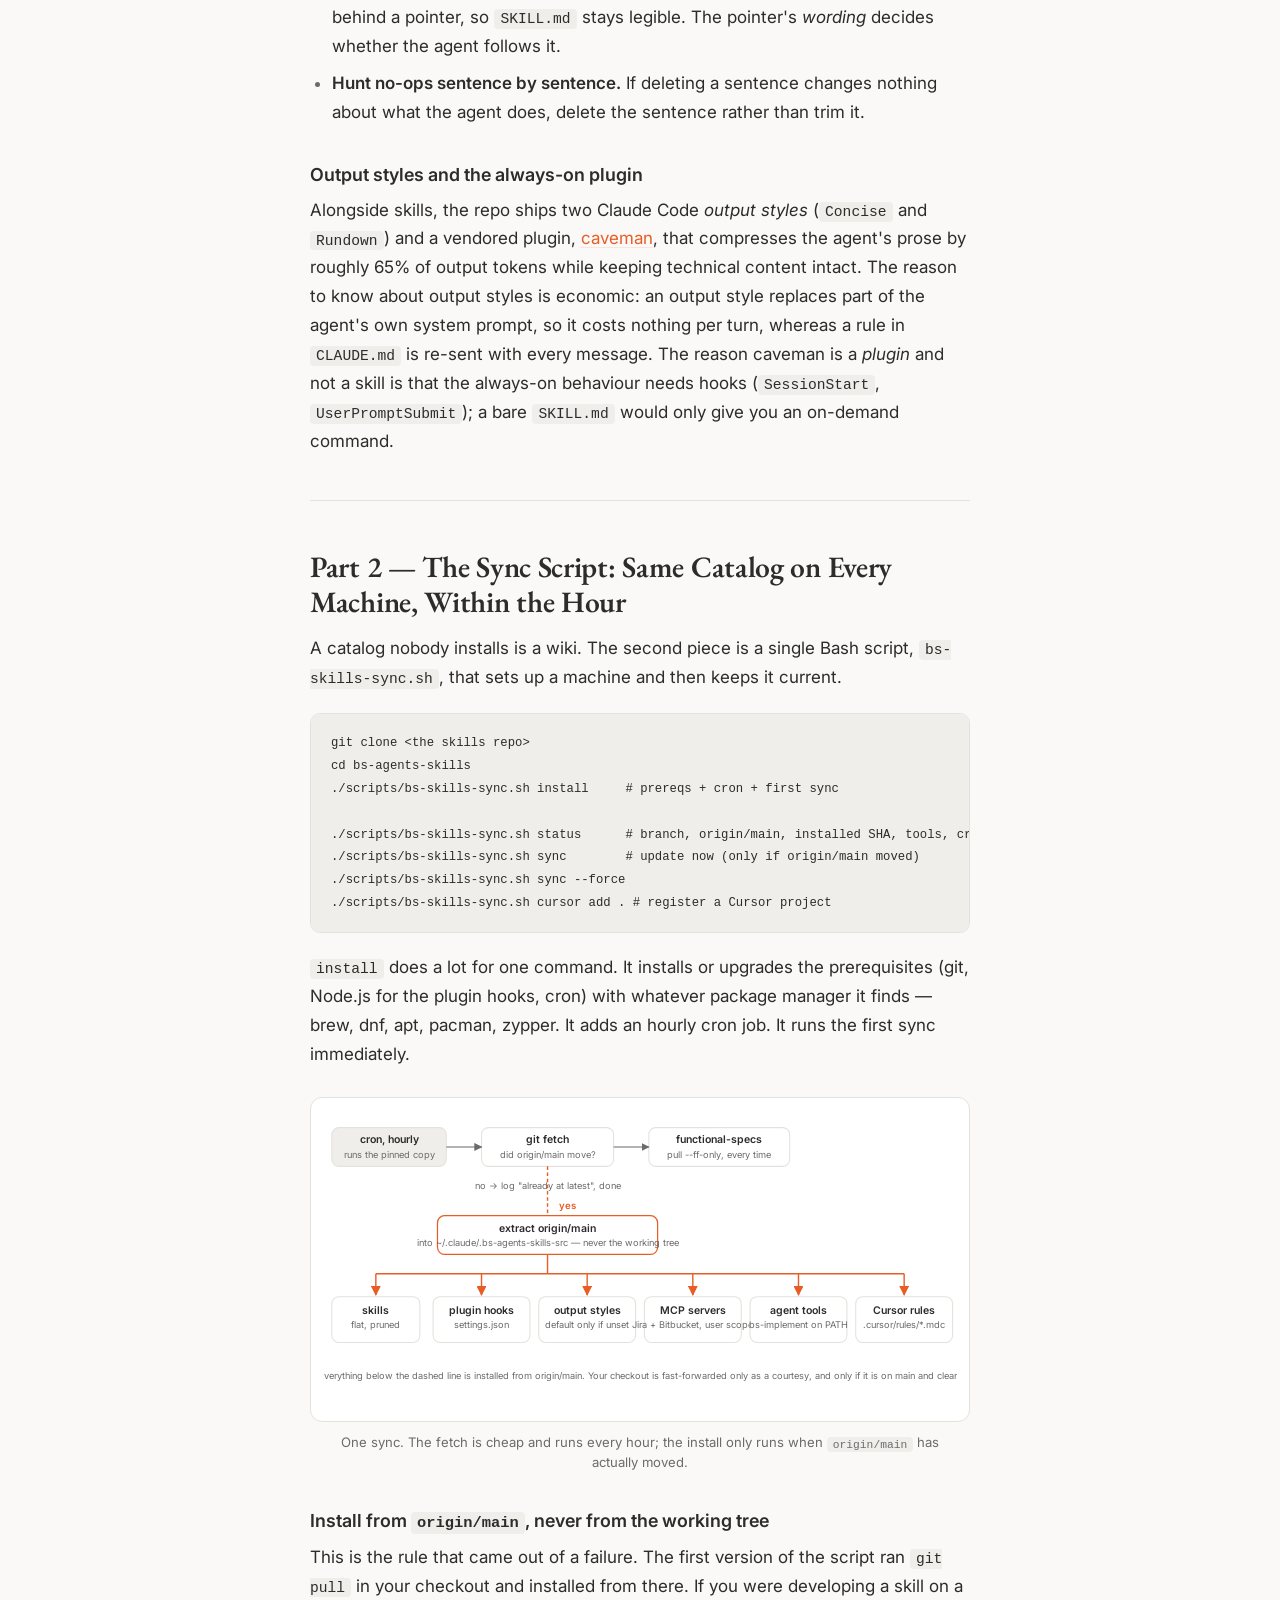
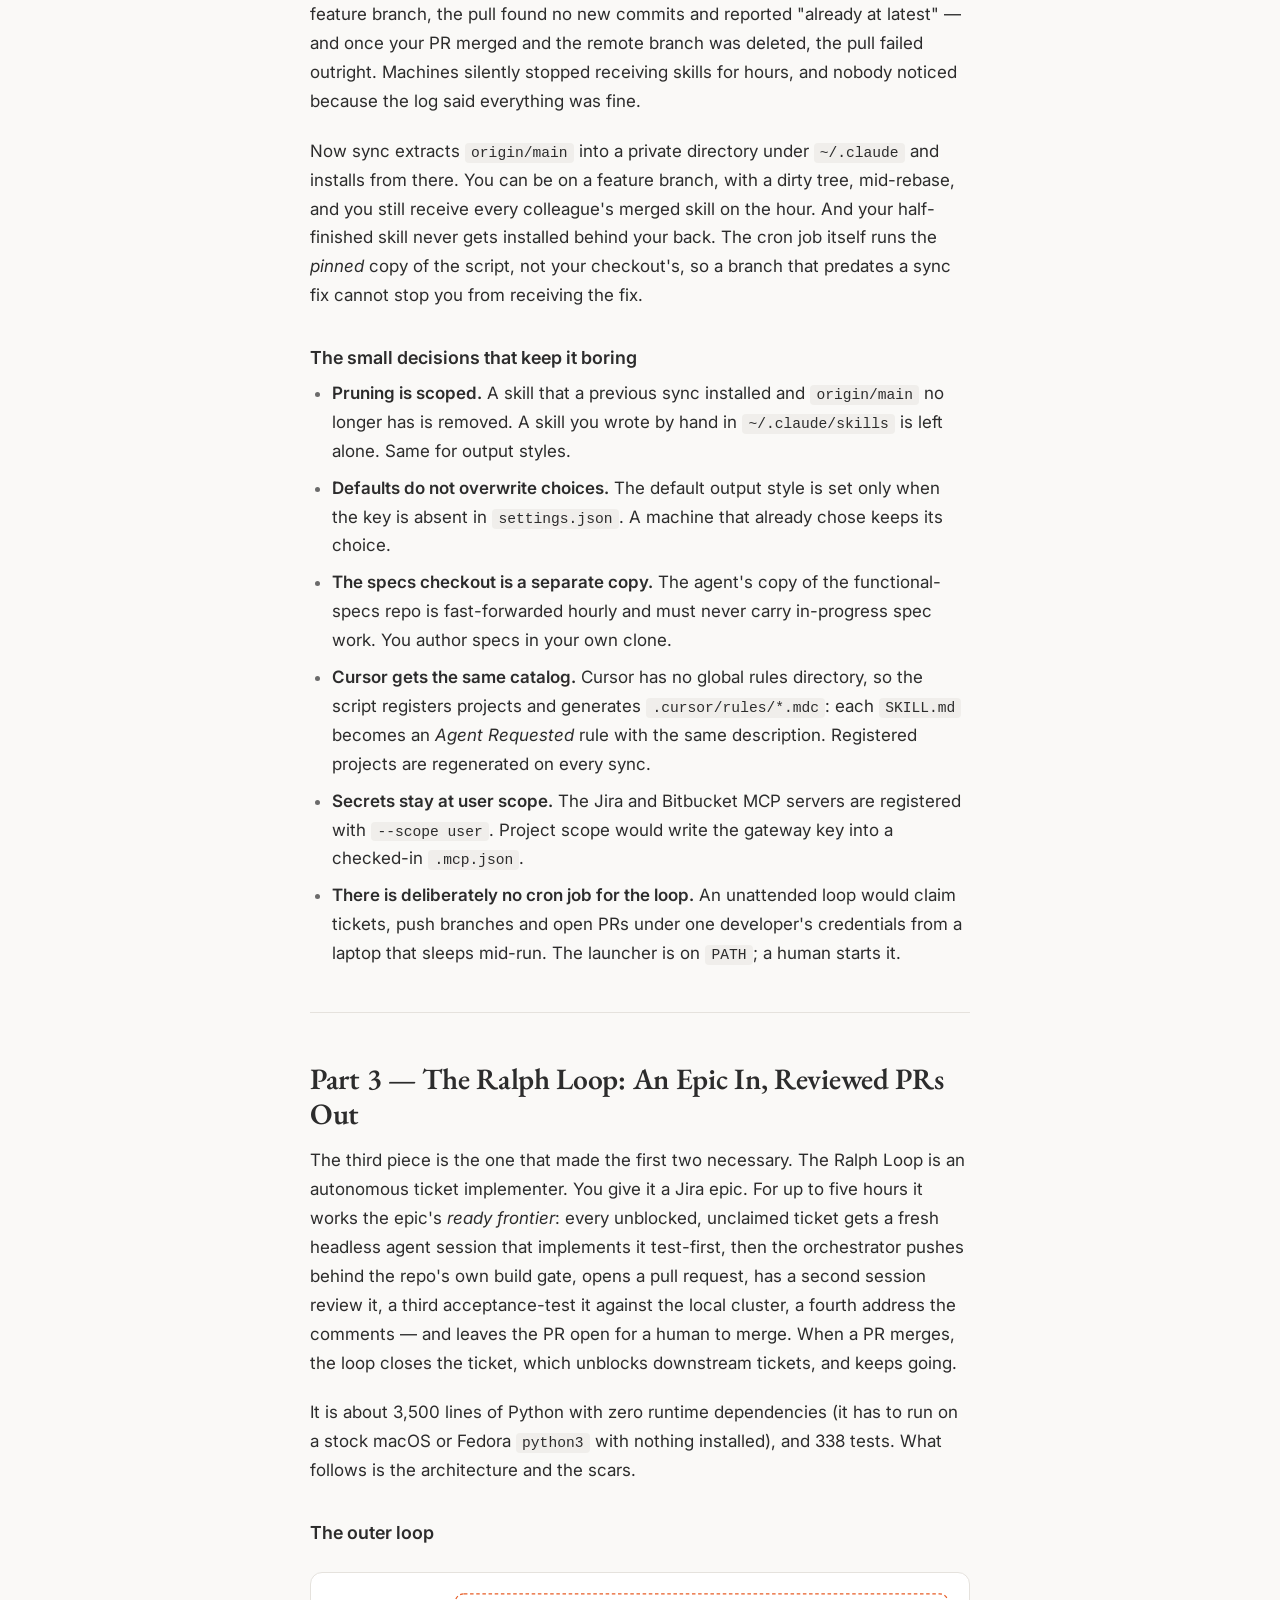
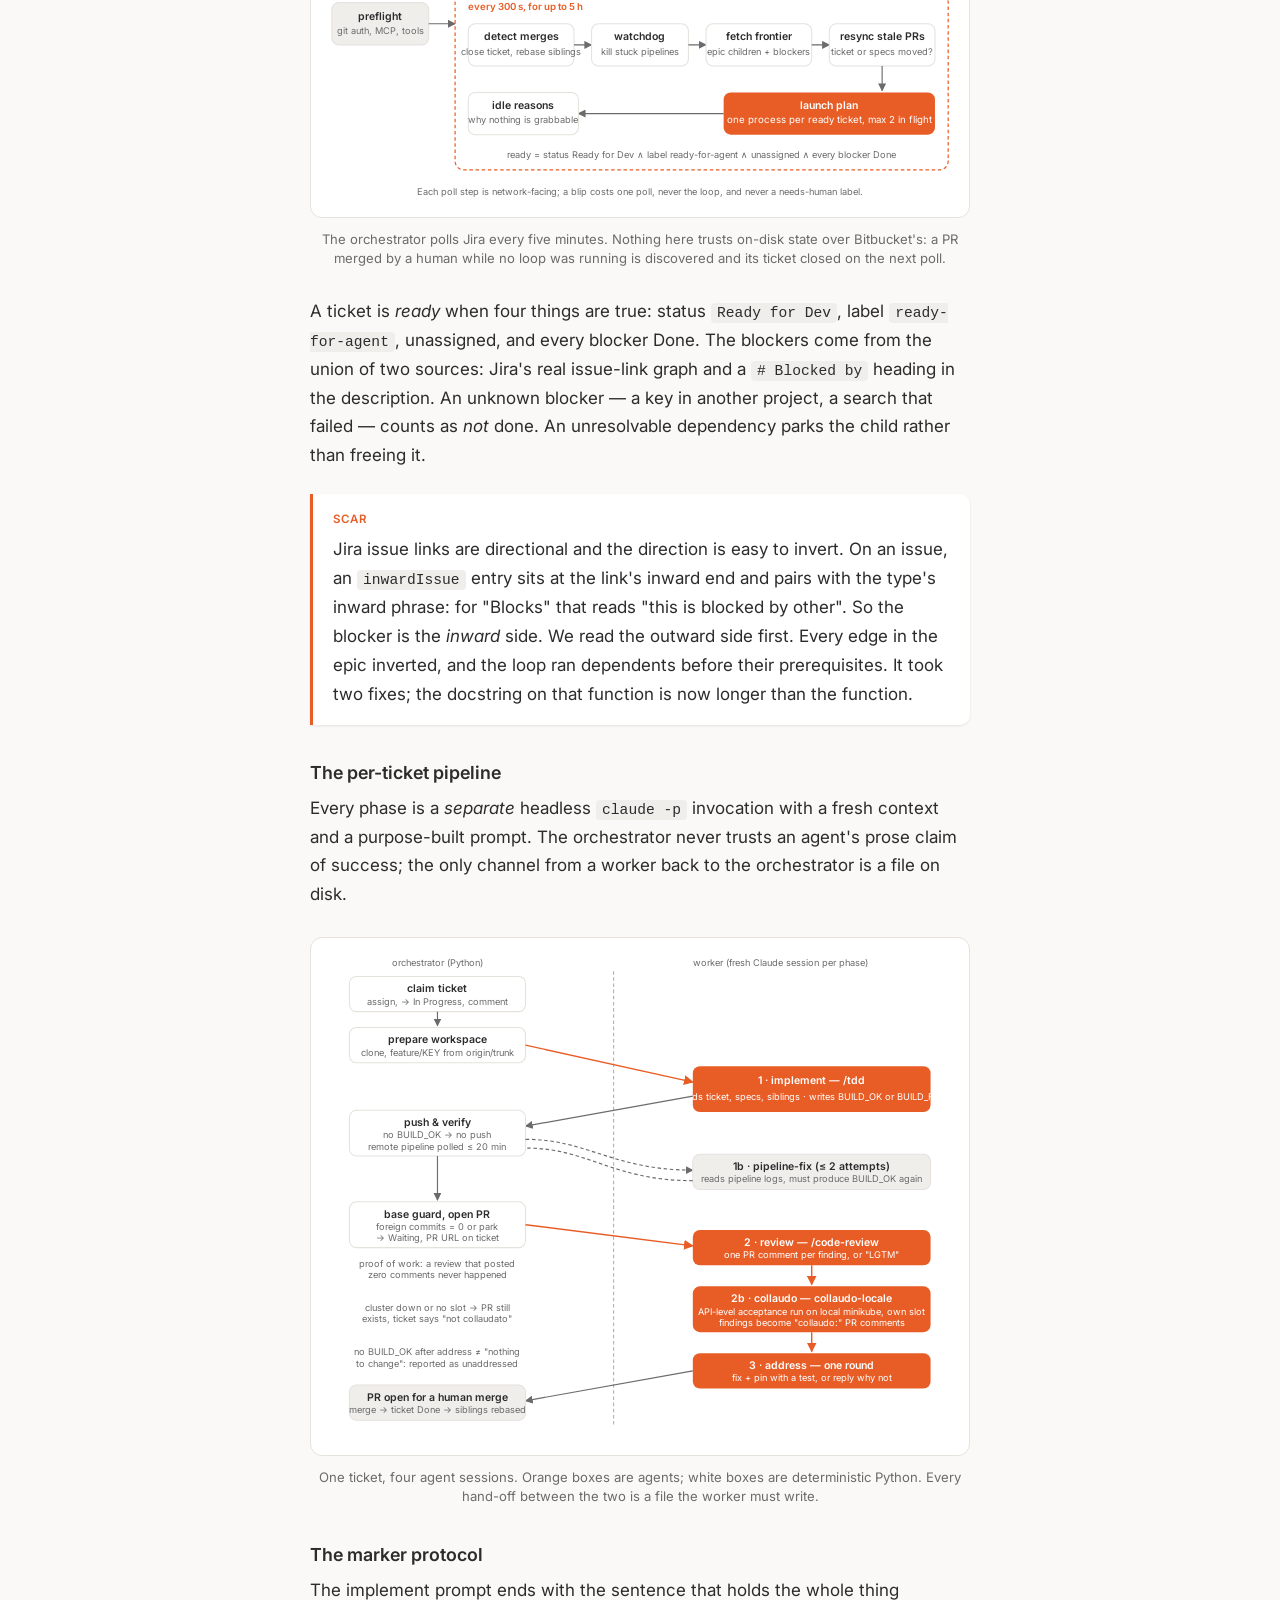
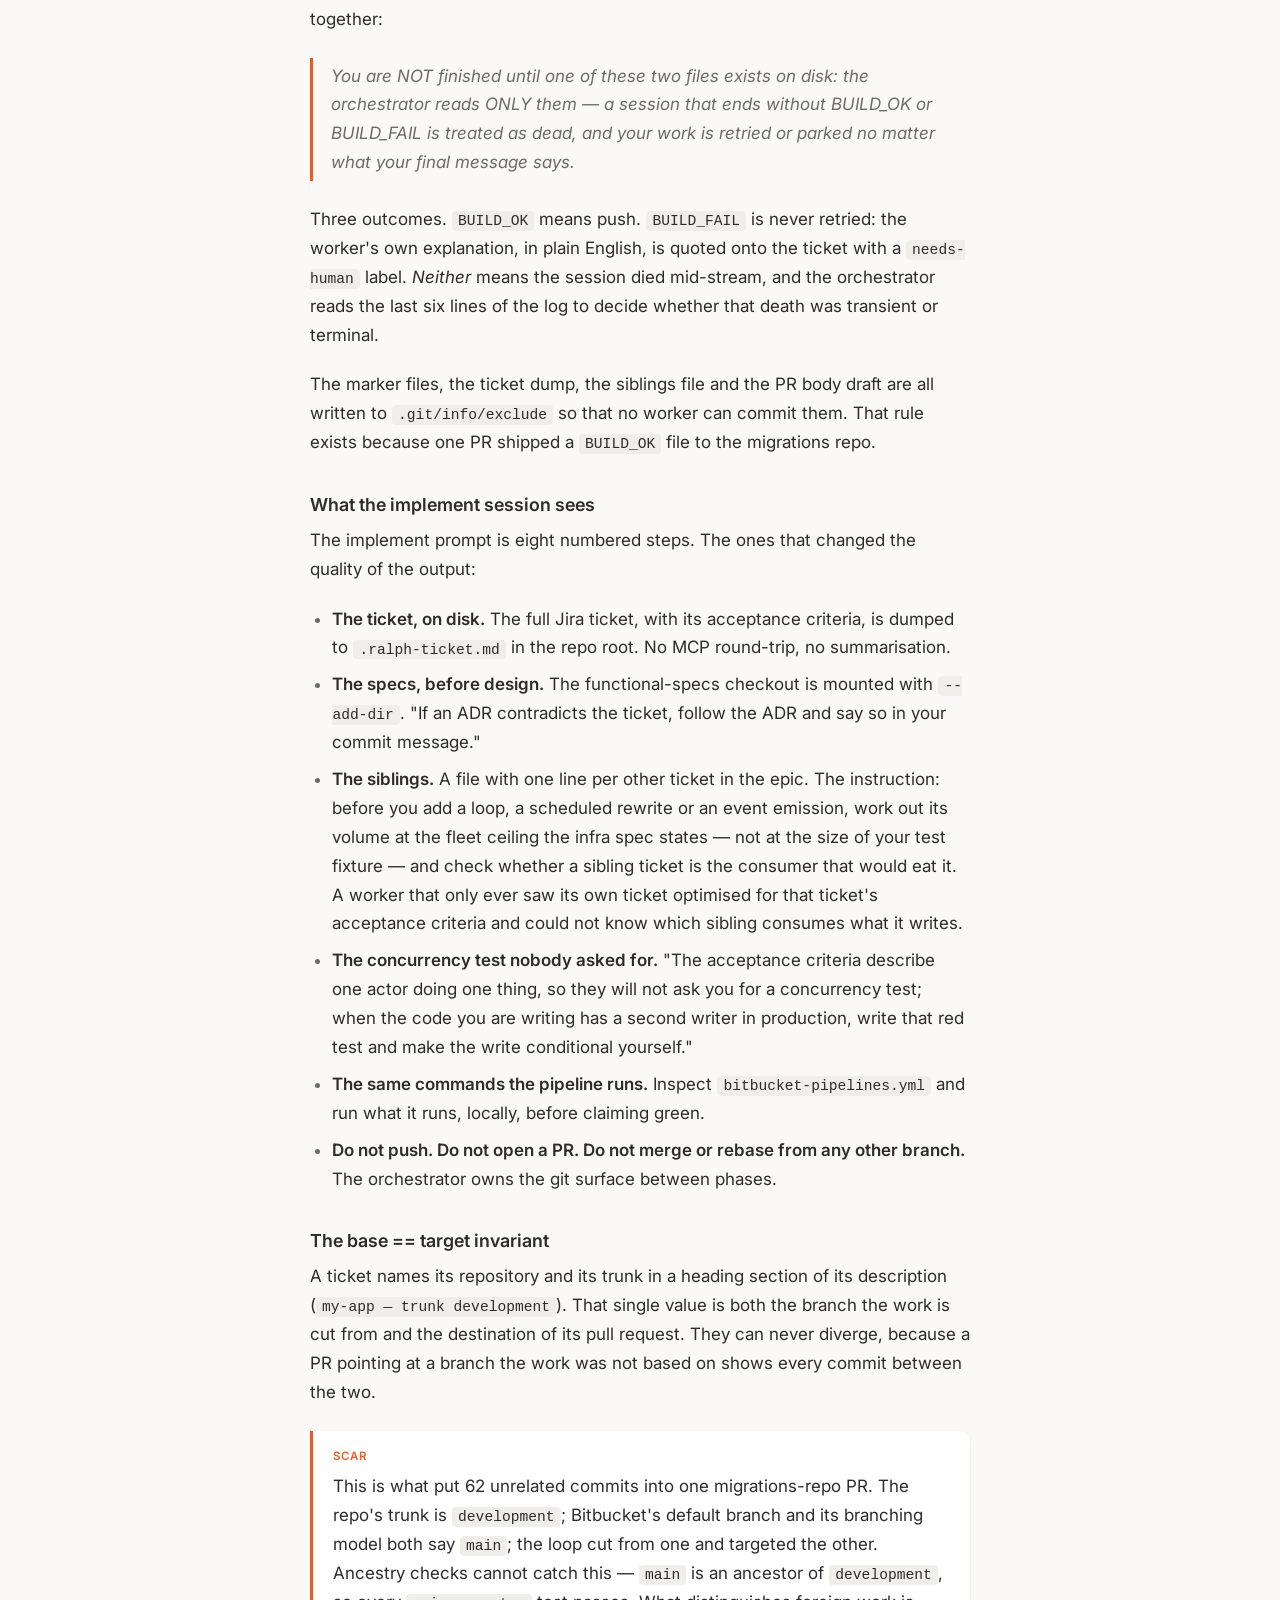
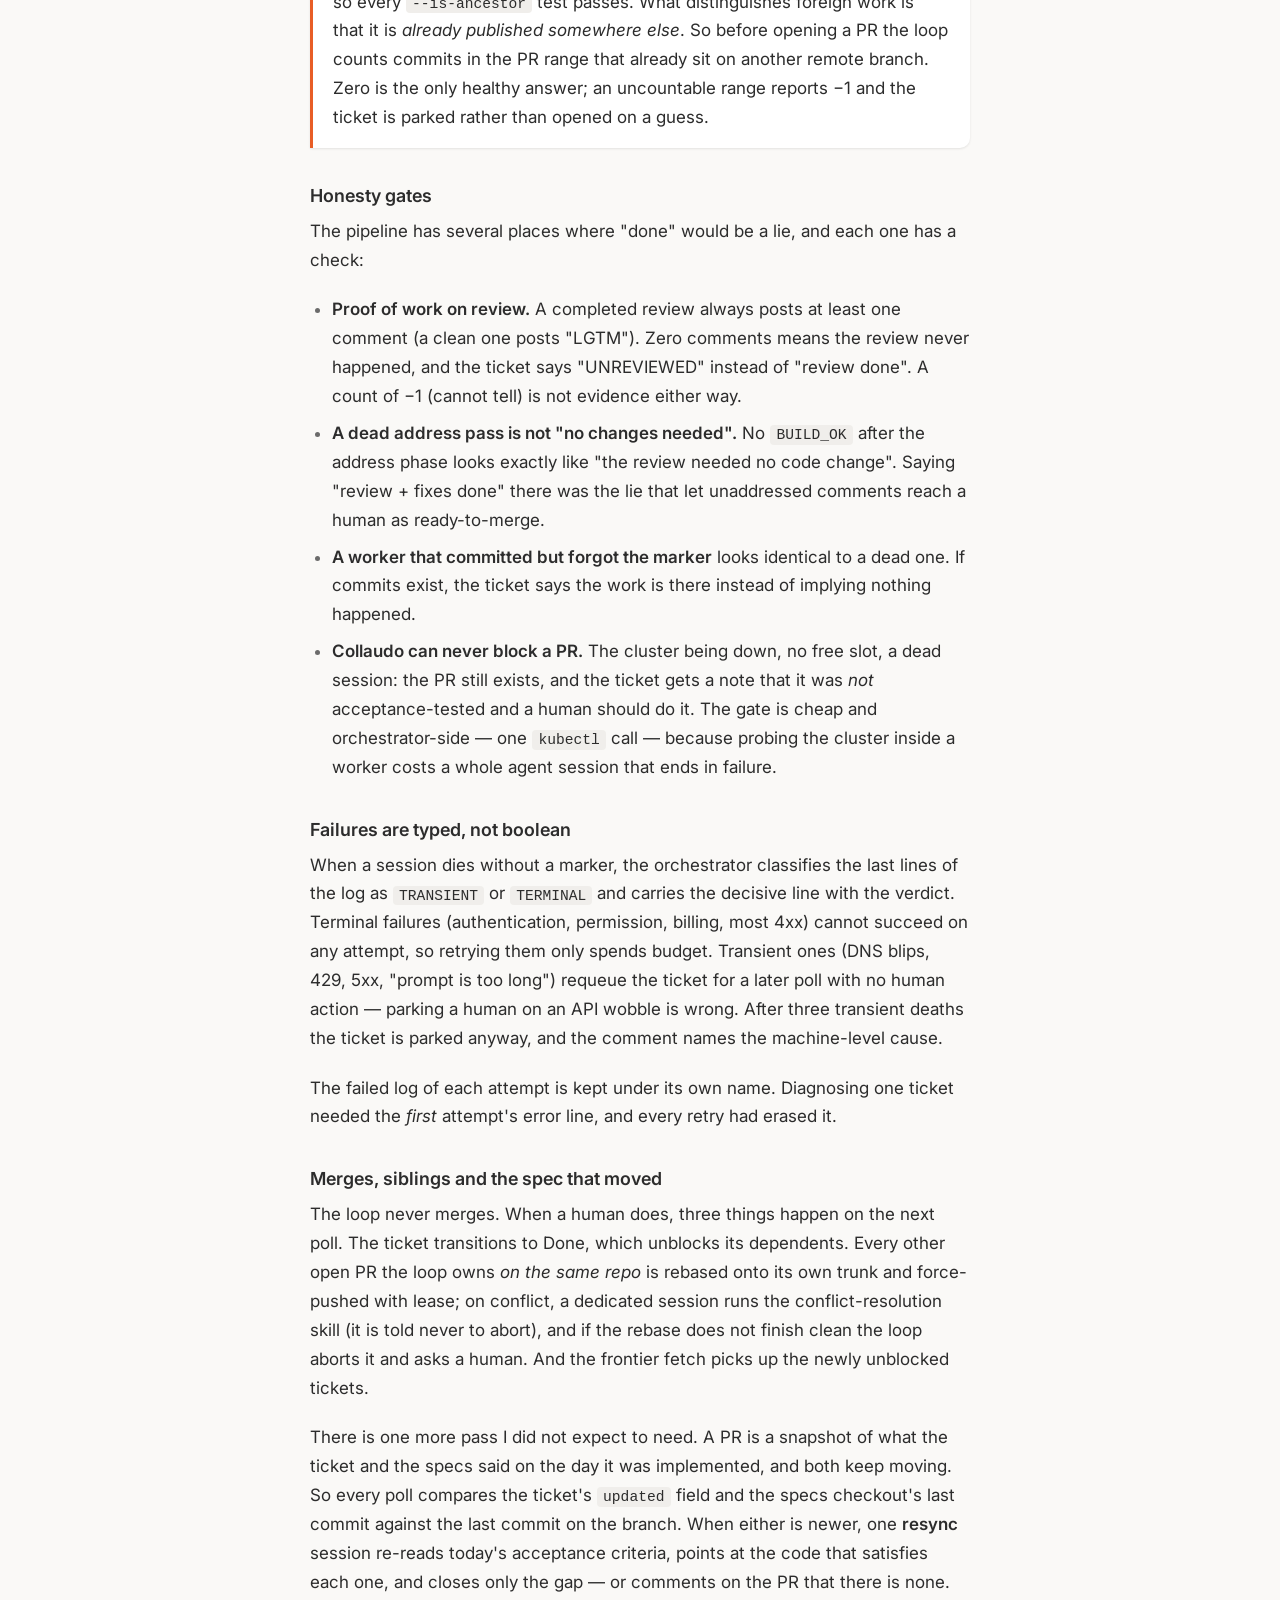
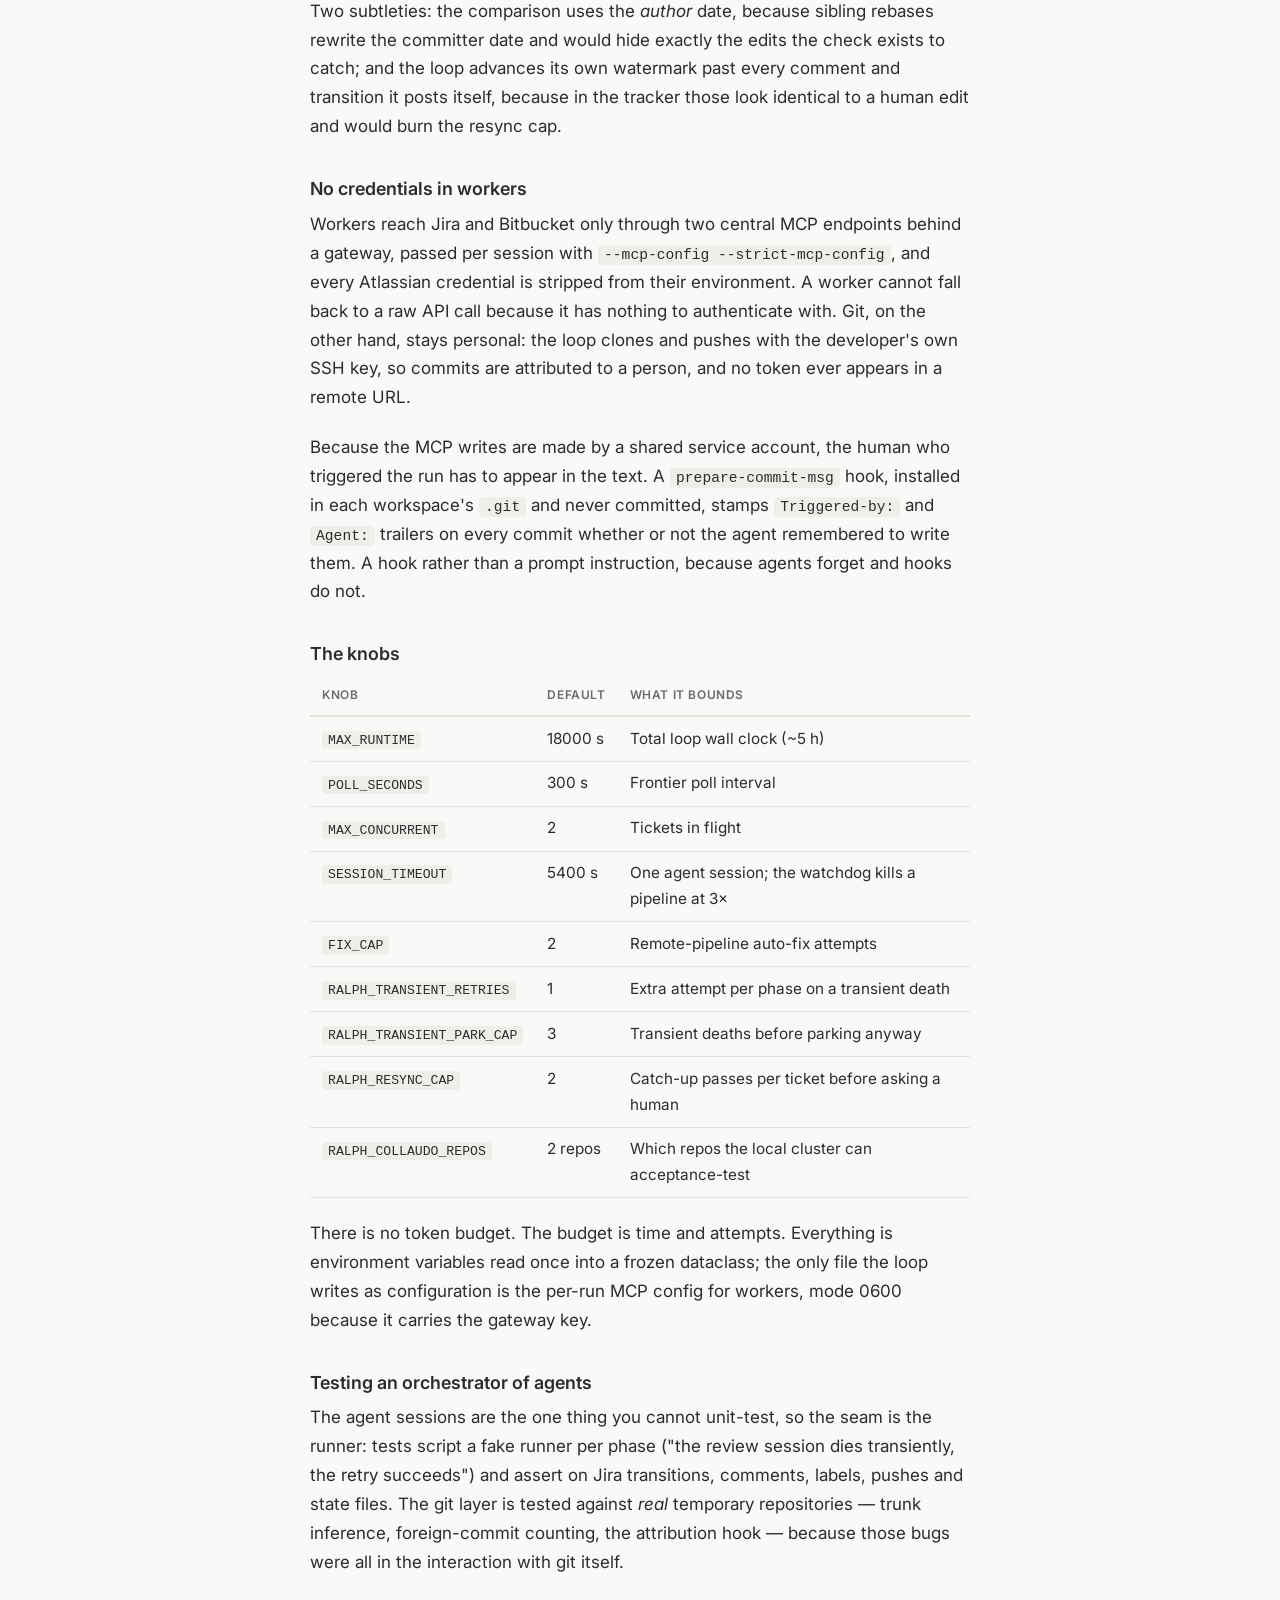
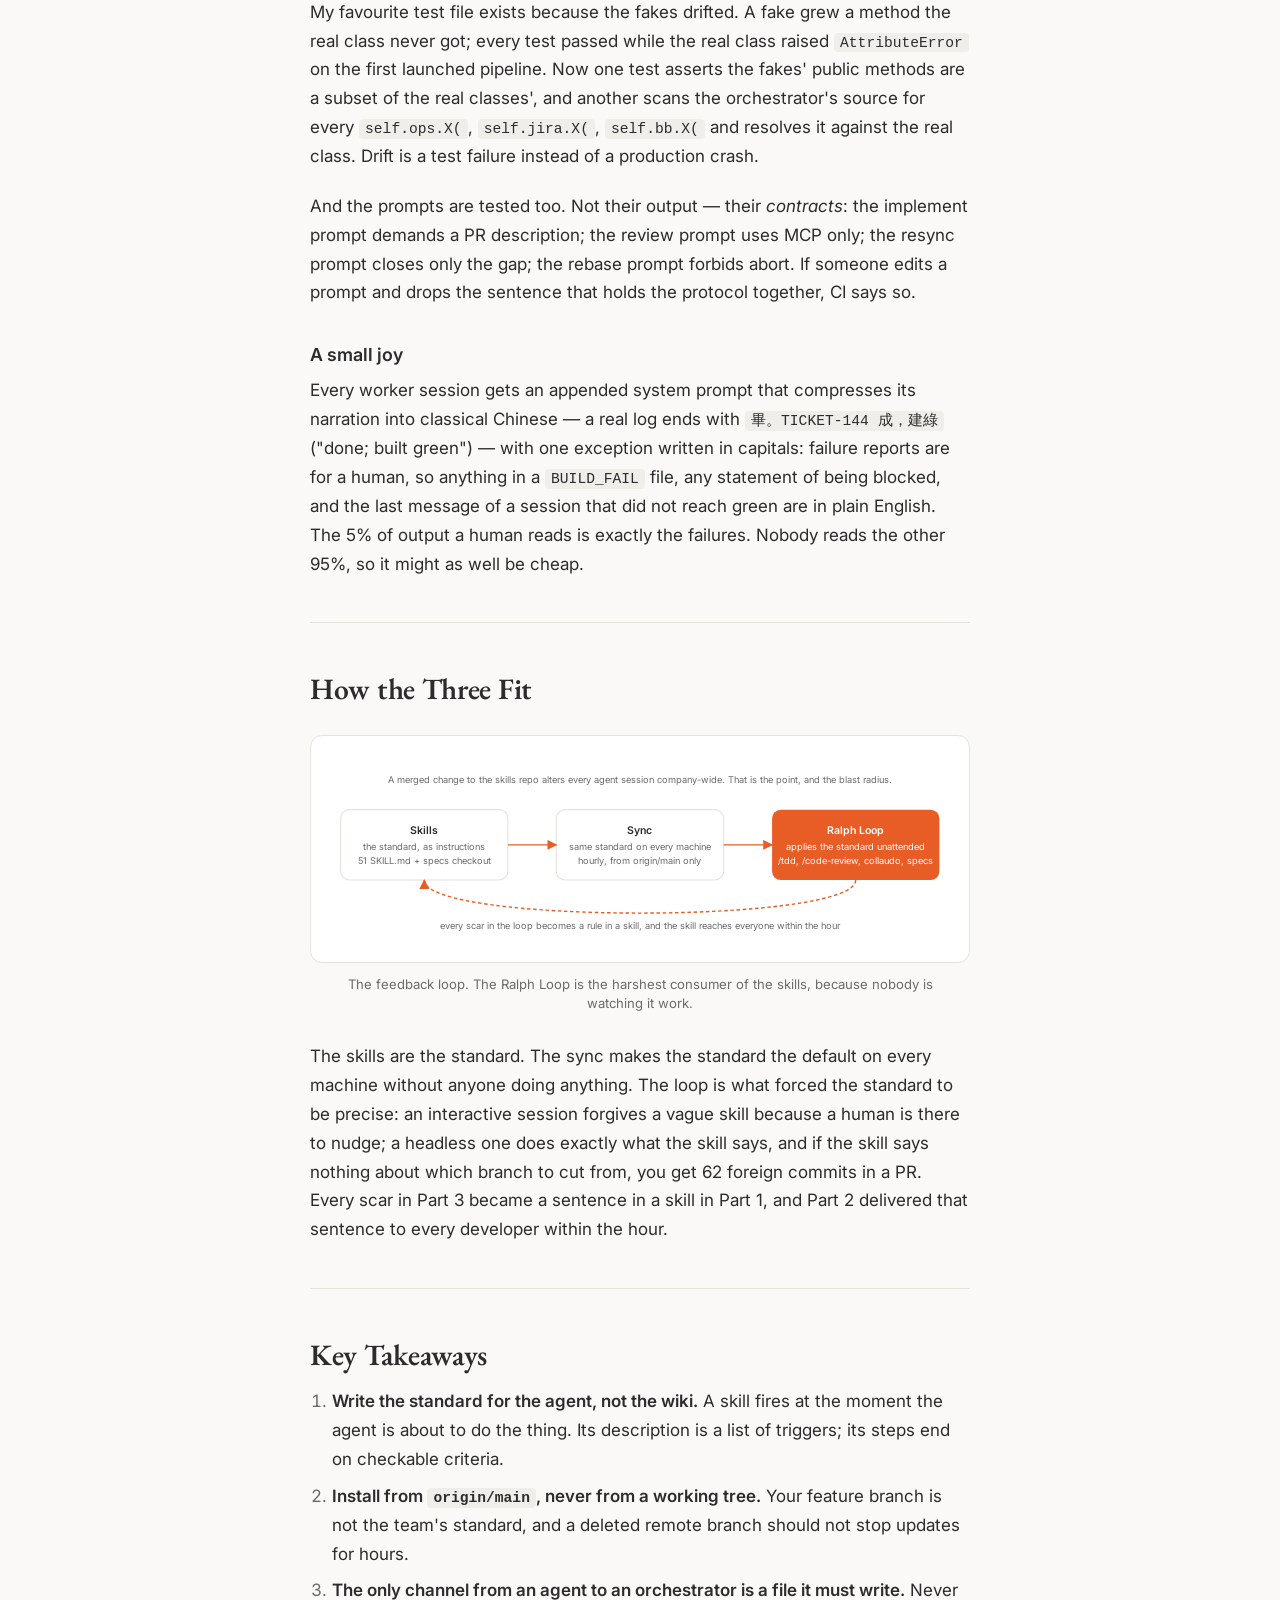
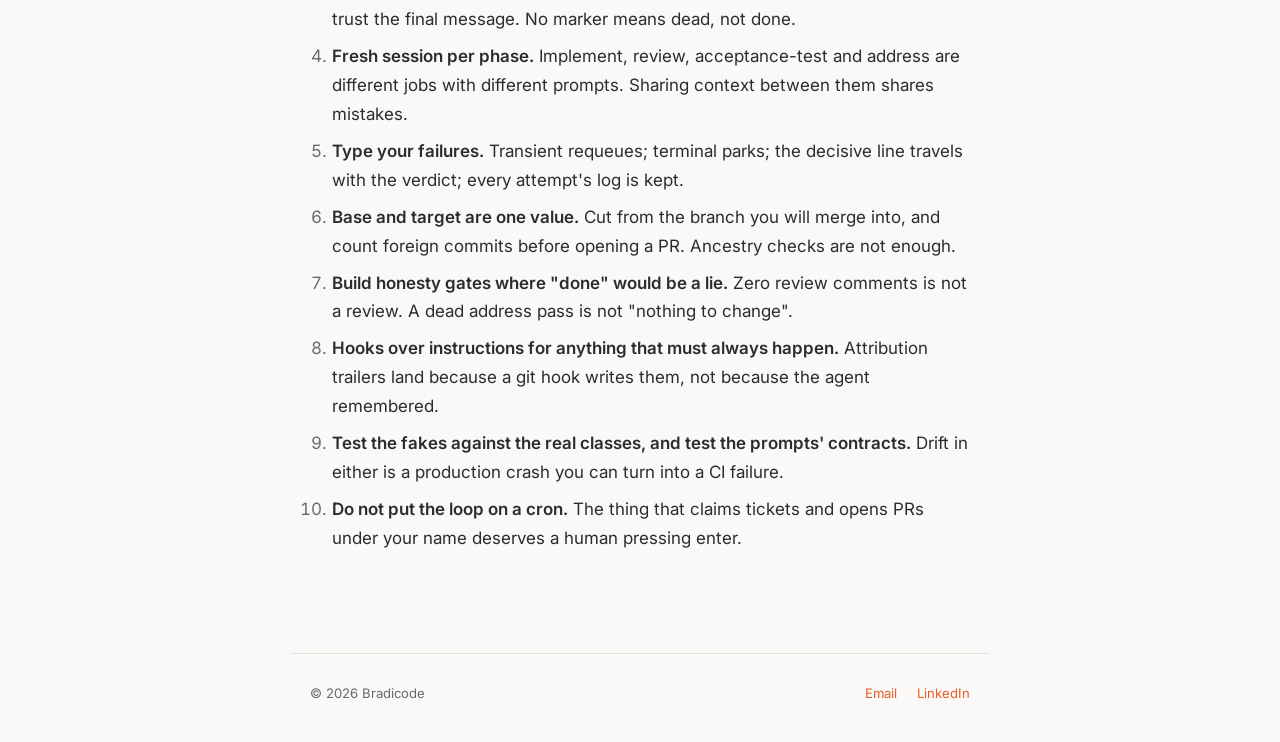
<file: posts/shared-skills-and-the-ralph-loop.html>
<!DOCTYPE html>
<html lang="en" data-theme="light">
<head>
  <meta charset="UTF-8">
  <meta name="viewport" content="width=device-width, initial-scale=1.0">
  <title>Shared Skills, One Sync Script, and a Loop That Ships Tickets &mdash; Bradicode</title>
  <link rel="stylesheet" href="../style.css">
</head>
<body>
  <nav id="nav-slot"></nav>

  <main>
    <a href="index.html" class="back-link">&larr; All posts</a>

    <article>
      <div class="post-header">
        <h1>Shared Skills, One Sync Script, and a Loop That Ships Tickets</h1>
        <div class="post-meta">
          <span>September 2026</span>
          <span class="dot">&middot;</span>
          <span>24 min read</span>
        </div>
      </div>

      <p>Every developer on a team now has an AI coding agent in the terminal. That is not the interesting part. The interesting part is that every one of those agents, left alone, makes up its own house style: where migrations live, which branch to cut from, how to name a commit, whether a query gets a test. Ten developers, ten agents, ten opinions &mdash; and the opinions drift every week.</p>

      <p>Over the summer we built a small system to fix that. It has three pieces: a catalog of <strong>skills</strong> that pin down how things are done, a <strong>sync script</strong> that puts the same catalog on every machine within the hour, and the <strong>Ralph Loop</strong>, an orchestrator that takes a Jira epic and works its tickets end to end &mdash; implement, push, review, acceptance-test, address comments &mdash; using those very skills. This post is about how the three fit together and the design decisions that came out of watching them fail.</p>

      <hr>

      <h2>Part 1 &mdash; Skills: The Standard, Written Down for Agents</h2>

      <p>A skill is a Markdown file, <code>SKILL.md</code>, with a YAML frontmatter. The agent loads it on demand when the task matches its description, or when you type its name as a slash command. That is the whole mechanism. What makes it powerful is that it turns tribal knowledge into something an agent reads <em>at the moment it is about to do the thing</em>.</p>

      <pre><code>---
name: java-db-migrations
description: Use when work on a Java service touches the Postgres schema —
  new table/column/index/sequence, ALTER, seed data, a new service database.
  The DDL never lives in the service repo; it goes to the migrations repo
  (Flyway, trunk `development`). Also for cutting tickets that involve
  schema work. DynamoDB is java-dynamodb; JPA entity code is java-jpa-persistence.
---

## Where the DDL goes
...</code></pre>

      <p>Notice what that description does. It says <em>when</em> to use the skill (a schema change), it names the rule that people got wrong most often (DDL never lives in the service repo, and the migrations repo develops on <code>development</code>, not <code>main</code>), and it routes neighbouring cases to their own skills. The agent reads only descriptions until one fires, so a good description is most of the work.</p>

      <h3>The catalog</h3>

      <p>We have 51 skills today, grouped by what they do. The folders are only for humans browsing the repo; the agent discovers skills flat.</p>

      <figure>
        <div class="diagram-scroll">
<svg class="diagram" viewBox="0 0 720 300" role="img" aria-label="Skills catalog grouped in six categories">
          <defs>
            <marker id="arr-cat" viewBox="0 0 10 10" refX="9" refY="5" markerWidth="7" markerHeight="7" orient="auto-start-reverse">
              <path d="M0,0 L10,5 L0,10 z" class="d-arrowhead"/>
            </marker>
          </defs>
          <!-- header -->
          <rect x="250" y="10" width="220" height="36" rx="8" class="d-box-accent"/>
          <text x="360" y="33" text-anchor="middle" class="d-text-inv">skills/ &mdash; 51 SKILL.md files</text>

          <!-- six columns -->
          <g>
            <rect x="10" y="80" width="108" height="200" rx="8" class="d-box"/>
            <text x="64" y="102" text-anchor="middle" class="d-text-b">plan · 7</text>
            <text x="64" y="124" text-anchor="middle" class="d-text-sm">grilling</text>
            <text x="64" y="140" text-anchor="middle" class="d-text-sm">grill-with-docs</text>
            <text x="64" y="156" text-anchor="middle" class="d-text-sm">to-spec</text>
            <text x="64" y="172" text-anchor="middle" class="d-text-sm">to-tickets</text>
            <text x="64" y="188" text-anchor="middle" class="d-text-sm">wayfinder</text>
            <text x="64" y="204" text-anchor="middle" class="d-text-sm">triage</text>
          </g>
          <g>
            <rect x="128" y="80" width="108" height="200" rx="8" class="d-box"/>
            <text x="182" y="102" text-anchor="middle" class="d-text-b">design · 4</text>
            <text x="182" y="124" text-anchor="middle" class="d-text-sm">codebase-design</text>
            <text x="182" y="140" text-anchor="middle" class="d-text-sm">domain-modeling</text>
            <text x="182" y="156" text-anchor="middle" class="d-text-sm">prototype</text>
            <text x="182" y="172" text-anchor="middle" class="d-text-sm">improve-arch</text>
          </g>
          <g>
            <rect x="246" y="80" width="108" height="200" rx="8" class="d-box-soft"/>
            <text x="300" y="102" text-anchor="middle" class="d-text-b">build · 25</text>
            <text x="300" y="124" text-anchor="middle" class="d-text-sm">tdd</text>
            <text x="300" y="140" text-anchor="middle" class="d-text-sm">spring-boot-style</text>
            <text x="300" y="156" text-anchor="middle" class="d-text-sm">jpa-persistence</text>
            <text x="300" y="172" text-anchor="middle" class="d-text-sm">db-migrations</text>
            <text x="300" y="188" text-anchor="middle" class="d-text-sm">messaging-outbox</text>
            <text x="300" y="204" text-anchor="middle" class="d-text-sm">dynamodb</text>
            <text x="300" y="220" text-anchor="middle" class="d-text-sm">react-components</text>
            <text x="300" y="236" text-anchor="middle" class="d-text-sm">design-tokens</text>
            <text x="300" y="252" text-anchor="middle" class="d-text-sm">maestro-e2e-test</text>
            <text x="300" y="268" text-anchor="middle" class="d-text-sm">&hellip; +16</text>
          </g>
          <g>
            <rect x="364" y="80" width="108" height="200" rx="8" class="d-box"/>
            <text x="418" y="102" text-anchor="middle" class="d-text-b">quality · 7</text>
            <text x="418" y="124" text-anchor="middle" class="d-text-sm">code-review</text>
            <text x="418" y="140" text-anchor="middle" class="d-text-sm">diagnosing-bugs</text>
            <text x="418" y="156" text-anchor="middle" class="d-text-sm">resolving-conflicts</text>
            <text x="418" y="172" text-anchor="middle" class="d-text-sm">actor-attribution</text>
            <text x="418" y="188" text-anchor="middle" class="d-text-sm">collaudo-locale</text>
            <text x="418" y="204" text-anchor="middle" class="d-text-sm">terraform-hygiene</text>
          </g>
          <g>
            <rect x="482" y="80" width="108" height="200" rx="8" class="d-box"/>
            <text x="536" y="102" text-anchor="middle" class="d-text-b">knowledge · 5</text>
            <text x="536" y="124" text-anchor="middle" class="d-text-sm">functional-specs</text>
            <text x="536" y="140" text-anchor="middle" class="d-text-sm">repo-trunks</text>
            <text x="536" y="156" text-anchor="middle" class="d-text-sm">research</text>
            <text x="536" y="172" text-anchor="middle" class="d-text-sm">teach</text>
            <text x="536" y="188" text-anchor="middle" class="d-text-sm">writing-great-skills</text>
          </g>
          <g>
            <rect x="600" y="80" width="108" height="200" rx="8" class="d-box"/>
            <text x="654" y="102" text-anchor="middle" class="d-text-b">meta · 3</text>
            <text x="654" y="124" text-anchor="middle" class="d-text-sm">ask-matt (router)</text>
            <text x="654" y="140" text-anchor="middle" class="d-text-sm">handoff</text>
            <text x="654" y="156" text-anchor="middle" class="d-text-sm">setup</text>
          </g>
          <!-- connectors -->
          <line x1="360" y1="46" x2="360" y2="62" class="d-line"/>
          <line x1="64" y1="62" x2="654" y2="62" class="d-line"/>
          <line x1="64" y1="62" x2="64" y2="80" class="d-line" marker-end="url(#arr-cat)"/>
          <line x1="182" y1="62" x2="182" y2="80" class="d-line" marker-end="url(#arr-cat)"/>
          <line x1="300" y1="62" x2="300" y2="80" class="d-line" marker-end="url(#arr-cat)"/>
          <line x1="418" y1="62" x2="418" y2="80" class="d-line" marker-end="url(#arr-cat)"/>
          <line x1="536" y1="62" x2="536" y2="80" class="d-line" marker-end="url(#arr-cat)"/>
          <line x1="654" y1="62" x2="654" y2="80" class="d-line" marker-end="url(#arr-cat)"/>
        </svg>
        </div>
        <figcaption>The catalog. Half of it is <code>build/</code>: one skill per layer of a Spring Boot service (style, JPA, migrations, REST, security, outbox, DynamoDB, files, audit) plus the frontend stack. The folders are for browsing; the installer flattens them.</figcaption>
      </figure>

      <p>The <code>build/</code> skills are where the standard actually lives. Each one covers a layer of a service and ships the rule <em>and</em> the test that proves it. <code>java-jpa-persistence</code> says every new entity gets a DTO and mapper, and every new query gets a test against a real Postgres container &mdash; and points at <code>java-persistence-testing</code> for how. <code>java-messaging-outbox</code> encodes the transactional outbox and idempotent consumers. <code>java-security-authorization</code> encodes fail-closed data scoping. Before these existed, each of those rules lived in a senior developer's head and surfaced in code review, late.</p>

      <p>Two knowledge skills deserve a mention because they fix problems tools cannot:</p>

      <ul>
        <li><strong><code>repo-trunks</code></strong> holds the <em>verified</em> trunk per repository. Bitbucket's default branch and branching model are stale on several of our repos: the migrations repo develops on <code>development</code> while both settings say <code>main</code>. An agent that trusts the platform cuts the wrong branch. An agent that reads the skill does not.</li>
        <li><strong><code>functional-specs</code></strong> sends the agent to a local checkout of our functional-specs repository &mdash; the specs, the Architecture Decision Records behind them, and a glossary per domain &mdash; <em>before</em> it plans a feature. The instruction is blunt: build to those decisions instead of re-deciding them. If an ADR contradicts the ticket, follow the ADR and say so.</li>
      </ul>

      <h3>What makes a skill good</h3>

      <p>We wrote a skill about writing skills. Its opening line is the thesis: <em>a skill exists to wrangle determinism out of a stochastic system</em>. The virtue is <strong>predictability</strong> &mdash; the agent taking the same <em>process</em> every run, not producing the same output. A few principles from it that changed how we write them:</p>

      <ul>
        <li><strong>The description is a list of triggers, not a summary.</strong> Every word sits in the context window every turn, so a description is pruned harder than the body. One trigger per branch; synonyms are duplication.</li>
        <li><strong>Model-invoked vs user-invoked is a cost decision.</strong> A model-invoked skill keeps its description in context (context load) so the agent can fire it alone. A user-invoked one (<code>disable-model-invocation: true</code>) costs nothing per turn but <em>you</em> have to remember it exists (cognitive load). When the user-invoked ones pile up, you add a <strong>router skill</strong> that names the others.</li>
        <li><strong>Every step ends on a checkable completion criterion.</strong> "Every modified model accounted for", not "produce a change list". A vague criterion invites the agent to declare victory early.</li>
        <li><strong>Progressive disclosure.</strong> Push what only some branches need into a sibling file behind a pointer, so <code>SKILL.md</code> stays legible. The pointer's <em>wording</em> decides whether the agent follows it.</li>
        <li><strong>Hunt no-ops sentence by sentence.</strong> If deleting a sentence changes nothing about what the agent does, delete the sentence rather than trim it.</li>
      </ul>

      <h3>Output styles and the always-on plugin</h3>

      <p>Alongside skills, the repo ships two Claude Code <em>output styles</em> (<code>Concise</code> and <code>Rundown</code>) and a vendored plugin, <a href="https://github.com/JuliusBrussee/caveman" target="_blank" rel="noopener noreferrer">caveman</a>, that compresses the agent's prose by roughly 65% of output tokens while keeping technical content intact. The reason to know about output styles is economic: an output style replaces part of the agent's own system prompt, so it costs nothing per turn, whereas a rule in <code>CLAUDE.md</code> is re-sent with every message. The reason caveman is a <em>plugin</em> and not a skill is that the always-on behaviour needs hooks (<code>SessionStart</code>, <code>UserPromptSubmit</code>); a bare <code>SKILL.md</code> would only give you an on-demand command.</p>

      <hr>

      <h2>Part 2 &mdash; The Sync Script: Same Catalog on Every Machine, Within the Hour</h2>

      <p>A catalog nobody installs is a wiki. The second piece is a single Bash script, <code>bs-skills-sync.sh</code>, that sets up a machine and then keeps it current.</p>

      <pre><code>git clone &lt;the skills repo&gt;
cd bs-agents-skills
./scripts/bs-skills-sync.sh install     # prereqs + cron + first sync

./scripts/bs-skills-sync.sh status      # branch, origin/main, installed SHA, tools, cron
./scripts/bs-skills-sync.sh sync        # update now (only if origin/main moved)
./scripts/bs-skills-sync.sh sync --force
./scripts/bs-skills-sync.sh cursor add . # register a Cursor project</code></pre>

      <p><code>install</code> does a lot for one command. It installs or upgrades the prerequisites (git, Node.js for the plugin hooks, cron) with whatever package manager it finds &mdash; brew, dnf, apt, pacman, zypper. It adds an hourly cron job. It runs the first sync immediately.</p>

      <figure>
        <div class="diagram-scroll">
<svg class="diagram" viewBox="0 0 720 340" role="img" aria-label="Hourly sync flow from origin/main to every machine">
          <defs>
            <marker id="arr-sync" viewBox="0 0 10 10" refX="9" refY="5" markerWidth="7" markerHeight="7" orient="auto-start-reverse">
              <path d="M0,0 L10,5 L0,10 z" class="d-arrowhead"/>
            </marker>
            <marker id="arr-sync-a" viewBox="0 0 10 10" refX="9" refY="5" markerWidth="7" markerHeight="7" orient="auto-start-reverse">
              <path d="M0,0 L10,5 L0,10 z" class="d-arrowhead-accent"/>
            </marker>
          </defs>

          <!-- cron -->
          <rect x="10" y="20" width="130" height="44" rx="8" class="d-box-soft"/>
          <text x="75" y="38" text-anchor="middle" class="d-text-b">cron, hourly</text>
          <text x="75" y="54" text-anchor="middle" class="d-text-sm">runs the pinned copy</text>

          <!-- fetch -->
          <rect x="180" y="20" width="150" height="44" rx="8" class="d-box"/>
          <text x="255" y="38" text-anchor="middle" class="d-text-b">git fetch</text>
          <text x="255" y="54" text-anchor="middle" class="d-text-sm">did origin/main move?</text>
          <line x1="140" y1="42" x2="180" y2="42" class="d-line" marker-end="url(#arr-sync)"/>

          <!-- specs -->
          <rect x="370" y="20" width="160" height="44" rx="8" class="d-box"/>
          <text x="450" y="38" text-anchor="middle" class="d-text-b">functional-specs</text>
          <text x="450" y="54" text-anchor="middle" class="d-text-sm">pull --ff-only, every time</text>
          <line x1="330" y1="42" x2="370" y2="42" class="d-line" marker-end="url(#arr-sync)"/>

          <!-- no -->
          <text x="255" y="90" text-anchor="middle" class="d-text-sm">no → log "already at latest", done</text>

          <!-- yes: extract -->
          <line x1="255" y1="64" x2="255" y2="118" class="d-line-accent d-dash"/>
          <text x="268" y="112" class="d-text-accent">yes</text>
          <rect x="130" y="120" width="250" height="44" rx="8" class="d-box-outline"/>
          <text x="255" y="138" text-anchor="middle" class="d-text-b">extract origin/main</text>
          <text x="255" y="154" text-anchor="middle" class="d-text-sm">into ~/.claude/.bs-agents-skills-src — never the working tree</text>

          <!-- fan out -->
          <line x1="255" y1="164" x2="255" y2="186" class="d-line-accent"/>
          <line x1="60" y1="186" x2="660" y2="186" class="d-line-accent"/>

          <g>
            <line x1="60" y1="186" x2="60" y2="210" class="d-line-accent" marker-end="url(#arr-sync-a)"/>
            <rect x="10" y="212" width="100" height="52" rx="8" class="d-box"/>
            <text x="60" y="232" text-anchor="middle" class="d-text-b">skills</text>
            <text x="60" y="248" text-anchor="middle" class="d-text-sm">flat, pruned</text>
          </g>
          <g>
            <line x1="180" y1="186" x2="180" y2="210" class="d-line-accent" marker-end="url(#arr-sync-a)"/>
            <rect x="125" y="212" width="110" height="52" rx="8" class="d-box"/>
            <text x="180" y="232" text-anchor="middle" class="d-text-b">plugin hooks</text>
            <text x="180" y="248" text-anchor="middle" class="d-text-sm">settings.json</text>
          </g>
          <g>
            <line x1="300" y1="186" x2="300" y2="210" class="d-line-accent" marker-end="url(#arr-sync-a)"/>
            <rect x="245" y="212" width="110" height="52" rx="8" class="d-box"/>
            <text x="300" y="232" text-anchor="middle" class="d-text-b">output styles</text>
            <text x="300" y="248" text-anchor="middle" class="d-text-sm">default only if unset</text>
          </g>
          <g>
            <line x1="420" y1="186" x2="420" y2="210" class="d-line-accent" marker-end="url(#arr-sync-a)"/>
            <rect x="365" y="212" width="110" height="52" rx="8" class="d-box"/>
            <text x="420" y="232" text-anchor="middle" class="d-text-b">MCP servers</text>
            <text x="420" y="248" text-anchor="middle" class="d-text-sm">Jira + Bitbucket, user scope</text>
          </g>
          <g>
            <line x1="540" y1="186" x2="540" y2="210" class="d-line-accent" marker-end="url(#arr-sync-a)"/>
            <rect x="485" y="212" width="110" height="52" rx="8" class="d-box"/>
            <text x="540" y="232" text-anchor="middle" class="d-text-b">agent tools</text>
            <text x="540" y="248" text-anchor="middle" class="d-text-sm">bs-implement on PATH</text>
          </g>
          <g>
            <line x1="660" y1="186" x2="660" y2="210" class="d-line-accent" marker-end="url(#arr-sync-a)"/>
            <rect x="605" y="212" width="110" height="52" rx="8" class="d-box"/>
            <text x="660" y="232" text-anchor="middle" class="d-text-b">Cursor rules</text>
            <text x="660" y="248" text-anchor="middle" class="d-text-sm">.cursor/rules/*.mdc</text>
          </g>

          <text x="360" y="305" text-anchor="middle" class="d-text-sm">Everything below the dashed line is installed from origin/main. Your checkout is fast-forwarded only as a courtesy, and only if it is on main and clean.</text>
        </svg>
        </div>
        <figcaption>One sync. The fetch is cheap and runs every hour; the install only runs when <code>origin/main</code> has actually moved.</figcaption>
      </figure>

      <h3>Install from <code>origin/main</code>, never from the working tree</h3>

      <p>This is the rule that came out of a failure. The first version of the script ran <code>git pull</code> in your checkout and installed from there. If you were developing a skill on a feature branch, the pull found no new commits and reported "already at latest" &mdash; and once your PR merged and the remote branch was deleted, the pull failed outright. Machines silently stopped receiving skills for hours, and nobody noticed because the log said everything was fine.</p>

      <p>Now sync extracts <code>origin/main</code> into a private directory under <code>~/.claude</code> and installs from there. You can be on a feature branch, with a dirty tree, mid-rebase, and you still receive every colleague's merged skill on the hour. And your half-finished skill never gets installed behind your back. The cron job itself runs the <em>pinned</em> copy of the script, not your checkout's, so a branch that predates a sync fix cannot stop you from receiving the fix.</p>

      <h3>The small decisions that keep it boring</h3>

      <ul>
        <li><strong>Pruning is scoped.</strong> A skill that a previous sync installed and <code>origin/main</code> no longer has is removed. A skill you wrote by hand in <code>~/.claude/skills</code> is left alone. Same for output styles.</li>
        <li><strong>Defaults do not overwrite choices.</strong> The default output style is set only when the key is absent in <code>settings.json</code>. A machine that already chose keeps its choice.</li>
        <li><strong>The specs checkout is a separate copy.</strong> The agent's copy of the functional-specs repo is fast-forwarded hourly and must never carry in-progress spec work. You author specs in your own clone.</li>
        <li><strong>Cursor gets the same catalog.</strong> Cursor has no global rules directory, so the script registers projects and generates <code>.cursor/rules/*.mdc</code>: each <code>SKILL.md</code> becomes an <em>Agent Requested</em> rule with the same description. Registered projects are regenerated on every sync.</li>
        <li><strong>Secrets stay at user scope.</strong> The Jira and Bitbucket MCP servers are registered with <code>--scope user</code>. Project scope would write the gateway key into a checked-in <code>.mcp.json</code>.</li>
        <li><strong>There is deliberately no cron job for the loop.</strong> An unattended loop would claim tickets, push branches and open PRs under one developer's credentials from a laptop that sleeps mid-run. The launcher is on <code>PATH</code>; a human starts it.</li>
      </ul>

      <hr>

      <h2>Part 3 &mdash; The Ralph Loop: An Epic In, Reviewed PRs Out</h2>

      <p>The third piece is the one that made the first two necessary. The Ralph Loop is an autonomous ticket implementer. You give it a Jira epic. For up to five hours it works the epic's <em>ready frontier</em>: every unblocked, unclaimed ticket gets a fresh headless agent session that implements it test-first, then the orchestrator pushes behind the repo's own build gate, opens a pull request, has a second session review it, a third acceptance-test it against the local cluster, a fourth address the comments &mdash; and leaves the PR open for a human to merge. When a PR merges, the loop closes the ticket, which unblocks downstream tickets, and keeps going.</p>

      <p>It is about 3,500 lines of Python with zero runtime dependencies (it has to run on a stock macOS or Fedora <code>python3</code> with nothing installed), and 338 tests. What follows is the architecture and the scars.</p>

      <h3>The outer loop</h3>

      <figure>
        <div class="diagram-scroll">
<svg class="diagram" viewBox="0 0 720 250" role="img" aria-label="Outer polling loop of the Ralph Loop">
          <defs>
            <marker id="arr-outer" viewBox="0 0 10 10" refX="9" refY="5" markerWidth="7" markerHeight="7" orient="auto-start-reverse">
              <path d="M0,0 L10,5 L0,10 z" class="d-arrowhead"/>
            </marker>
          </defs>
          <rect x="10" y="20" width="110" height="48" rx="8" class="d-box-soft"/>
          <text x="65" y="40" text-anchor="middle" class="d-text-b">preflight</text>
          <text x="65" y="56" text-anchor="middle" class="d-text-sm">git auth, MCP, tools</text>

          <line x1="120" y1="44" x2="150" y2="44" class="d-line" marker-end="url(#arr-outer)"/>

          <!-- loop box -->
          <rect x="150" y="10" width="560" height="200" rx="10" class="d-box-outline d-dash"/>
          <text x="165" y="28" class="d-text-accent">every 300 s, for up to 5 h</text>

          <rect x="165" y="44" width="120" height="48" rx="8" class="d-box"/>
          <text x="225" y="63" text-anchor="middle" class="d-text-b">detect merges</text>
          <text x="225" y="79" text-anchor="middle" class="d-text-sm">close ticket, rebase siblings</text>

          <line x1="285" y1="68" x2="305" y2="68" class="d-line" marker-end="url(#arr-outer)"/>
          <rect x="305" y="44" width="110" height="48" rx="8" class="d-box"/>
          <text x="360" y="63" text-anchor="middle" class="d-text-b">watchdog</text>
          <text x="360" y="79" text-anchor="middle" class="d-text-sm">kill stuck pipelines</text>

          <line x1="415" y1="68" x2="435" y2="68" class="d-line" marker-end="url(#arr-outer)"/>
          <rect x="435" y="44" width="120" height="48" rx="8" class="d-box"/>
          <text x="495" y="63" text-anchor="middle" class="d-text-b">fetch frontier</text>
          <text x="495" y="79" text-anchor="middle" class="d-text-sm">epic children + blockers</text>

          <line x1="555" y1="68" x2="575" y2="68" class="d-line" marker-end="url(#arr-outer)"/>
          <rect x="575" y="44" width="120" height="48" rx="8" class="d-box"/>
          <text x="635" y="63" text-anchor="middle" class="d-text-b">resync stale PRs</text>
          <text x="635" y="79" text-anchor="middle" class="d-text-sm">ticket or specs moved?</text>

          <line x1="635" y1="92" x2="635" y2="120" class="d-line" marker-end="url(#arr-outer)"/>
          <rect x="455" y="122" width="240" height="48" rx="8" class="d-box-accent"/>
          <text x="575" y="141" text-anchor="middle" class="d-text-inv">launch plan</text>
          <text x="575" y="157" text-anchor="middle" class="d-text-inv" style="font-weight:400;font-size:11px">one process per ready ticket, max 2 in flight</text>

          <line x1="455" y1="146" x2="290" y2="146" class="d-line" marker-end="url(#arr-outer)"/>
          <rect x="165" y="122" width="125" height="48" rx="8" class="d-box"/>
          <text x="227" y="141" text-anchor="middle" class="d-text-b">idle reasons</text>
          <text x="227" y="157" text-anchor="middle" class="d-text-sm">why nothing is grabbable</text>

          <text x="430" y="196" text-anchor="middle" class="d-text-sm">ready = status Ready for Dev ∧ label ready-for-agent ∧ unassigned ∧ every blocker Done</text>

          <text x="360" y="238" text-anchor="middle" class="d-text-sm">Each poll step is network-facing; a blip costs one poll, never the loop, and never a needs-human label.</text>
        </svg>
        </div>
        <figcaption>The orchestrator polls Jira every five minutes. Nothing here trusts on-disk state over Bitbucket's: a PR merged by a human while no loop was running is discovered and its ticket closed on the next poll.</figcaption>
      </figure>

      <p>A ticket is <em>ready</em> when four things are true: status <code>Ready for Dev</code>, label <code>ready-for-agent</code>, unassigned, and every blocker Done. The blockers come from the union of two sources: Jira's real issue-link graph and a <code># Blocked by</code> heading in the description. An unknown blocker &mdash; a key in another project, a search that failed &mdash; counts as <em>not</em> done. An unresolvable dependency parks the child rather than freeing it.</p>

      <div class="callout">
        <div class="callout-label">Scar</div>
        <p>Jira issue links are directional and the direction is easy to invert. On an issue, an <code>inwardIssue</code> entry sits at the link's inward end and pairs with the type's inward phrase: for "Blocks" that reads "this is blocked by other". So the blocker is the <em>inward</em> side. We read the outward side first. Every edge in the epic inverted, and the loop ran dependents before their prerequisites. It took two fixes; the docstring on that function is now longer than the function.</p>
      </div>

      <h3>The per-ticket pipeline</h3>

      <p>Every phase is a <em>separate</em> headless <code>claude -p</code> invocation with a fresh context and a purpose-built prompt. The orchestrator never trusts an agent's prose claim of success; the only channel from a worker back to the orchestrator is a file on disk.</p>

      <figure>
        <div class="diagram-scroll">
<svg class="diagram" viewBox="0 0 720 560" role="img" aria-label="Per-ticket pipeline state machine">
          <defs>
            <marker id="arr-pipe" viewBox="0 0 10 10" refX="9" refY="5" markerWidth="7" markerHeight="7" orient="auto-start-reverse">
              <path d="M0,0 L10,5 L0,10 z" class="d-arrowhead"/>
            </marker>
            <marker id="arr-pipe-a" viewBox="0 0 10 10" refX="9" refY="5" markerWidth="7" markerHeight="7" orient="auto-start-reverse">
              <path d="M0,0 L10,5 L0,10 z" class="d-arrowhead-accent"/>
            </marker>
          </defs>

          <!-- left column: orchestrator steps; right column: agent sessions -->
          <text x="130" y="18" text-anchor="middle" class="d-text-sm">orchestrator (Python)</text>
          <text x="520" y="18" text-anchor="middle" class="d-text-sm">worker (fresh Claude session per phase)</text>
          <line x1="330" y1="24" x2="330" y2="540" class="d-line d-dash" style="opacity:.5"/>

          <!-- claim -->
          <rect x="30" y="30" width="200" height="40" rx="8" class="d-box"/>
          <text x="130" y="48" text-anchor="middle" class="d-text-b">claim ticket</text>
          <text x="130" y="62" text-anchor="middle" class="d-text-sm">assign, → In Progress, comment</text>

          <line x1="130" y1="70" x2="130" y2="86" class="d-line" marker-end="url(#arr-pipe)"/>
          <rect x="30" y="88" width="200" height="40" rx="8" class="d-box"/>
          <text x="130" y="106" text-anchor="middle" class="d-text-b">prepare workspace</text>
          <text x="130" y="120" text-anchor="middle" class="d-text-sm">clone, feature/KEY from origin/trunk</text>

          <!-- implement -->
          <line x1="230" y1="108" x2="420" y2="150" class="d-line-accent" marker-end="url(#arr-pipe-a)"/>
          <rect x="420" y="132" width="270" height="52" rx="8" class="d-box-accent"/>
          <text x="555" y="152" text-anchor="middle" class="d-text-inv">1 · implement — /tdd</text>
          <text x="555" y="170" text-anchor="middle" class="d-text-inv" style="font-weight:400;font-size:10.5px">reads ticket, specs, siblings · writes BUILD_OK or BUILD_FAIL</text>

          <!-- push gate -->
          <line x1="420" y1="166" x2="230" y2="200" class="d-line" marker-end="url(#arr-pipe)"/>
          <rect x="30" y="182" width="200" height="52" rx="8" class="d-box"/>
          <text x="130" y="200" text-anchor="middle" class="d-text-b">push &amp; verify</text>
          <text x="130" y="214" text-anchor="middle" class="d-text-sm">no BUILD_OK → no push</text>
          <text x="130" y="227" text-anchor="middle" class="d-text-sm">remote pipeline polled ≤ 20 min</text>

          <!-- pipeline fix loop -->
          <path d="M230,215 C300,215 330,250 420,250" class="d-line d-dash" marker-end="url(#arr-pipe)"/>
          <rect x="420" y="232" width="270" height="40" rx="8" class="d-box-soft"/>
          <text x="555" y="250" text-anchor="middle" class="d-text-b">1b · pipeline-fix (≤ 2 attempts)</text>
          <text x="555" y="264" text-anchor="middle" class="d-text-sm">reads pipeline logs, must produce BUILD_OK again</text>
          <path d="M420,262 C330,262 300,225 232,225" class="d-line d-dash"/>

          <!-- base guard + PR -->
          <line x1="130" y1="234" x2="130" y2="284" class="d-line" marker-end="url(#arr-pipe)"/>
          <rect x="30" y="286" width="200" height="52" rx="8" class="d-box"/>
          <text x="130" y="304" text-anchor="middle" class="d-text-b">base guard, open PR</text>
          <text x="130" y="318" text-anchor="middle" class="d-text-sm">foreign commits = 0 or park</text>
          <text x="130" y="331" text-anchor="middle" class="d-text-sm">→ Waiting, PR URL on ticket</text>

          <!-- review -->
          <line x1="230" y1="312" x2="420" y2="336" class="d-line-accent" marker-end="url(#arr-pipe-a)"/>
          <rect x="420" y="318" width="270" height="40" rx="8" class="d-box-accent"/>
          <text x="555" y="336" text-anchor="middle" class="d-text-inv">2 · review — /code-review</text>
          <text x="555" y="350" text-anchor="middle" class="d-text-inv" style="font-weight:400;font-size:10.5px">one PR comment per finding, or "LGTM"</text>

          <!-- collaudo -->
          <line x1="555" y1="358" x2="555" y2="380" class="d-line-accent" marker-end="url(#arr-pipe-a)"/>
          <rect x="420" y="382" width="270" height="52" rx="8" class="d-box-accent"/>
          <text x="555" y="400" text-anchor="middle" class="d-text-inv">2b · collaudo — collaudo-locale</text>
          <text x="555" y="414" text-anchor="middle" class="d-text-inv" style="font-weight:400;font-size:10.5px">API-level acceptance run on local minikube, own slot</text>
          <text x="555" y="427" text-anchor="middle" class="d-text-inv" style="font-weight:400;font-size:10.5px">findings become "collaudo:" PR comments</text>

          <!-- address -->
          <line x1="555" y1="434" x2="555" y2="456" class="d-line-accent" marker-end="url(#arr-pipe-a)"/>
          <rect x="420" y="458" width="270" height="40" rx="8" class="d-box-accent"/>
          <text x="555" y="476" text-anchor="middle" class="d-text-inv">3 · address — one round</text>
          <text x="555" y="490" text-anchor="middle" class="d-text-inv" style="font-weight:400;font-size:10.5px">fix + pin with a test, or reply why not</text>

          <!-- done -->
          <line x1="420" y1="478" x2="230" y2="512" class="d-line" marker-end="url(#arr-pipe)"/>
          <rect x="30" y="494" width="200" height="40" rx="8" class="d-box-soft"/>
          <text x="130" y="512" text-anchor="middle" class="d-text-b">PR open for a human merge</text>
          <text x="130" y="526" text-anchor="middle" class="d-text-sm">merge → ticket Done → siblings rebased</text>

          <!-- side labels -->
          <text x="130" y="360" text-anchor="middle" class="d-text-sm">proof of work: a review that posted</text>
          <text x="130" y="373" text-anchor="middle" class="d-text-sm">zero comments never happened</text>
          <text x="130" y="410" text-anchor="middle" class="d-text-sm">cluster down or no slot → PR still</text>
          <text x="130" y="423" text-anchor="middle" class="d-text-sm">exists, ticket says "not collaudato"</text>
          <text x="130" y="460" text-anchor="middle" class="d-text-sm">no BUILD_OK after address ≠ "nothing</text>
          <text x="130" y="473" text-anchor="middle" class="d-text-sm">to change": reported as unaddressed</text>
        </svg>
        </div>
        <figcaption>One ticket, four agent sessions. Orange boxes are agents; white boxes are deterministic Python. Every hand-off between the two is a file the worker must write.</figcaption>
      </figure>

      <h3>The marker protocol</h3>

      <p>The implement prompt ends with the sentence that holds the whole thing together:</p>

      <blockquote>You are NOT finished until one of these two files exists on disk: the orchestrator reads ONLY them &mdash; a session that ends without BUILD_OK or BUILD_FAIL is treated as dead, and your work is retried or parked no matter what your final message says.</blockquote>

      <p>Three outcomes. <code>BUILD_OK</code> means push. <code>BUILD_FAIL</code> is never retried: the worker's own explanation, in plain English, is quoted onto the ticket with a <code>needs-human</code> label. <em>Neither</em> means the session died mid-stream, and the orchestrator reads the last six lines of the log to decide whether that death was transient or terminal.</p>

      <p>The marker files, the ticket dump, the siblings file and the PR body draft are all written to <code>.git/info/exclude</code> so that no worker can commit them. That rule exists because one PR shipped a <code>BUILD_OK</code> file to the migrations repo.</p>

      <h3>What the implement session sees</h3>

      <p>The implement prompt is eight numbered steps. The ones that changed the quality of the output:</p>

      <ul>
        <li><strong>The ticket, on disk.</strong> The full Jira ticket, with its acceptance criteria, is dumped to <code>.ralph-ticket.md</code> in the repo root. No MCP round-trip, no summarisation.</li>
        <li><strong>The specs, before design.</strong> The functional-specs checkout is mounted with <code>--add-dir</code>. "If an ADR contradicts the ticket, follow the ADR and say so in your commit message."</li>
        <li><strong>The siblings.</strong> A file with one line per other ticket in the epic. The instruction: before you add a loop, a scheduled rewrite or an event emission, work out its volume at the fleet ceiling the infra spec states &mdash; not at the size of your test fixture &mdash; and check whether a sibling ticket is the consumer that would eat it. A worker that only ever saw its own ticket optimised for that ticket's acceptance criteria and could not know which sibling consumes what it writes.</li>
        <li><strong>The concurrency test nobody asked for.</strong> "The acceptance criteria describe one actor doing one thing, so they will not ask you for a concurrency test; when the code you are writing has a second writer in production, write that red test and make the write conditional yourself."</li>
        <li><strong>The same commands the pipeline runs.</strong> Inspect <code>bitbucket-pipelines.yml</code> and run what it runs, locally, before claiming green.</li>
        <li><strong>Do not push. Do not open a PR. Do not merge or rebase from any other branch.</strong> The orchestrator owns the git surface between phases.</li>
      </ul>

      <h3>The base == target invariant</h3>

      <p>A ticket names its repository and its trunk in a heading section of its description (<code>my-app &mdash; trunk development</code>). That single value is both the branch the work is cut from and the destination of its pull request. They can never diverge, because a PR pointing at a branch the work was not based on shows every commit between the two.</p>

      <div class="callout">
        <div class="callout-label">Scar</div>
        <p>This is what put 62 unrelated commits into one migrations-repo PR. The repo's trunk is <code>development</code>; Bitbucket's default branch and its branching model both say <code>main</code>; the loop cut from one and targeted the other. Ancestry checks cannot catch this &mdash; <code>main</code> is an ancestor of <code>development</code>, so every <code>--is-ancestor</code> test passes. What distinguishes foreign work is that it is <em>already published somewhere else</em>. So before opening a PR the loop counts commits in the PR range that already sit on another remote branch. Zero is the only healthy answer; an uncountable range reports −1 and the ticket is parked rather than opened on a guess.</p>
      </div>

      <h3>Honesty gates</h3>

      <p>The pipeline has several places where "done" would be a lie, and each one has a check:</p>

      <ul>
        <li><strong>Proof of work on review.</strong> A completed review always posts at least one comment (a clean one posts "LGTM"). Zero comments means the review never happened, and the ticket says "UNREVIEWED" instead of "review done". A count of −1 (cannot tell) is not evidence either way.</li>
        <li><strong>A dead address pass is not "no changes needed".</strong> No <code>BUILD_OK</code> after the address phase looks exactly like "the review needed no code change". Saying "review + fixes done" there was the lie that let unaddressed comments reach a human as ready-to-merge.</li>
        <li><strong>A worker that committed but forgot the marker</strong> looks identical to a dead one. If commits exist, the ticket says the work is there instead of implying nothing happened.</li>
        <li><strong>Collaudo can never block a PR.</strong> The cluster being down, no free slot, a dead session: the PR still exists, and the ticket gets a note that it was <em>not</em> acceptance-tested and a human should do it. The gate is cheap and orchestrator-side &mdash; one <code>kubectl</code> call &mdash; because probing the cluster inside a worker costs a whole agent session that ends in failure.</li>
      </ul>

      <h3>Failures are typed, not boolean</h3>

      <p>When a session dies without a marker, the orchestrator classifies the last lines of the log as <code>TRANSIENT</code> or <code>TERMINAL</code> and carries the decisive line with the verdict. Terminal failures (authentication, permission, billing, most 4xx) cannot succeed on any attempt, so retrying them only spends budget. Transient ones (DNS blips, 429, 5xx, "prompt is too long") requeue the ticket for a later poll with no human action &mdash; parking a human on an API wobble is wrong. After three transient deaths the ticket is parked anyway, and the comment names the machine-level cause.</p>

      <p>The failed log of each attempt is kept under its own name. Diagnosing one ticket needed the <em>first</em> attempt's error line, and every retry had erased it.</p>

      <h3>Merges, siblings and the spec that moved</h3>

      <p>The loop never merges. When a human does, three things happen on the next poll. The ticket transitions to Done, which unblocks its dependents. Every other open PR the loop owns <em>on the same repo</em> is rebased onto its own trunk and force-pushed with lease; on conflict, a dedicated session runs the conflict-resolution skill (it is told never to abort), and if the rebase does not finish clean the loop aborts it and asks a human. And the frontier fetch picks up the newly unblocked tickets.</p>

      <p>There is one more pass I did not expect to need. A PR is a snapshot of what the ticket and the specs said on the day it was implemented, and both keep moving. So every poll compares the ticket's <code>updated</code> field and the specs checkout's last commit against the last commit on the branch. When either is newer, one <strong>resync</strong> session re-reads today's acceptance criteria, points at the code that satisfies each one, and closes only the gap &mdash; or comments on the PR that there is none. Two subtleties: the comparison uses the <em>author</em> date, because sibling rebases rewrite the committer date and would hide exactly the edits the check exists to catch; and the loop advances its own watermark past every comment and transition it posts itself, because in the tracker those look identical to a human edit and would burn the resync cap.</p>

      <h3>No credentials in workers</h3>

      <p>Workers reach Jira and Bitbucket only through two central MCP endpoints behind a gateway, passed per session with <code>--mcp-config --strict-mcp-config</code>, and every Atlassian credential is stripped from their environment. A worker cannot fall back to a raw API call because it has nothing to authenticate with. Git, on the other hand, stays personal: the loop clones and pushes with the developer's own SSH key, so commits are attributed to a person, and no token ever appears in a remote URL.</p>

      <p>Because the MCP writes are made by a shared service account, the human who triggered the run has to appear in the text. A <code>prepare-commit-msg</code> hook, installed in each workspace's <code>.git</code> and never committed, stamps <code>Triggered-by:</code> and <code>Agent:</code> trailers on every commit whether or not the agent remembered to write them. A hook rather than a prompt instruction, because agents forget and hooks do not.</p>

      <h3>The knobs</h3>

      <table>
        <thead>
          <tr><th>Knob</th><th>Default</th><th>What it bounds</th></tr>
        </thead>
        <tbody>
          <tr><td><code>MAX_RUNTIME</code></td><td>18000 s</td><td>Total loop wall clock (~5 h)</td></tr>
          <tr><td><code>POLL_SECONDS</code></td><td>300 s</td><td>Frontier poll interval</td></tr>
          <tr><td><code>MAX_CONCURRENT</code></td><td>2</td><td>Tickets in flight</td></tr>
          <tr><td><code>SESSION_TIMEOUT</code></td><td>5400 s</td><td>One agent session; the watchdog kills a pipeline at 3×</td></tr>
          <tr><td><code>FIX_CAP</code></td><td>2</td><td>Remote-pipeline auto-fix attempts</td></tr>
          <tr><td><code>RALPH_TRANSIENT_RETRIES</code></td><td>1</td><td>Extra attempt per phase on a transient death</td></tr>
          <tr><td><code>RALPH_TRANSIENT_PARK_CAP</code></td><td>3</td><td>Transient deaths before parking anyway</td></tr>
          <tr><td><code>RALPH_RESYNC_CAP</code></td><td>2</td><td>Catch-up passes per ticket before asking a human</td></tr>
          <tr><td><code>RALPH_COLLAUDO_REPOS</code></td><td>2 repos</td><td>Which repos the local cluster can acceptance-test</td></tr>
        </tbody>
      </table>

      <p>There is no token budget. The budget is time and attempts. Everything is environment variables read once into a frozen dataclass; the only file the loop writes as configuration is the per-run MCP config for workers, mode 0600 because it carries the gateway key.</p>

      <h3>Testing an orchestrator of agents</h3>

      <p>The agent sessions are the one thing you cannot unit-test, so the seam is the runner: tests script a fake runner per phase ("the review session dies transiently, the retry succeeds") and assert on Jira transitions, comments, labels, pushes and state files. The git layer is tested against <em>real</em> temporary repositories &mdash; trunk inference, foreign-commit counting, the attribution hook &mdash; because those bugs were all in the interaction with git itself.</p>

      <p>My favourite test file exists because the fakes drifted. A fake grew a method the real class never got; every test passed while the real class raised <code>AttributeError</code> on the first launched pipeline. Now one test asserts the fakes' public methods are a subset of the real classes', and another scans the orchestrator's source for every <code>self.ops.X(</code>, <code>self.jira.X(</code>, <code>self.bb.X(</code> and resolves it against the real class. Drift is a test failure instead of a production crash.</p>

      <p>And the prompts are tested too. Not their output &mdash; their <em>contracts</em>: the implement prompt demands a PR description; the review prompt uses MCP only; the resync prompt closes only the gap; the rebase prompt forbids abort. If someone edits a prompt and drops the sentence that holds the protocol together, CI says so.</p>

      <h3>A small joy</h3>

      <p>Every worker session gets an appended system prompt that compresses its narration into classical Chinese &mdash; a real log ends with <code>畢。TICKET-144 成，建綠</code> ("done; built green") &mdash; with one exception written in capitals: failure reports are for a human, so anything in a <code>BUILD_FAIL</code> file, any statement of being blocked, and the last message of a session that did not reach green are in plain English. The 5% of output a human reads is exactly the failures. Nobody reads the other 95%, so it might as well be cheap.</p>

      <hr>

      <h2>How the Three Fit</h2>

      <figure>
        <div class="diagram-scroll">
<svg class="diagram" viewBox="0 0 720 230" role="img" aria-label="Skills, sync and the loop reinforcing each other">
          <defs>
            <marker id="arr-fit" viewBox="0 0 10 10" refX="9" refY="5" markerWidth="7" markerHeight="7" orient="auto-start-reverse">
              <path d="M0,0 L10,5 L0,10 z" class="d-arrowhead-accent"/>
            </marker>
          </defs>
          <rect x="20" y="70" width="190" height="80" rx="10" class="d-box"/>
          <text x="115" y="98" text-anchor="middle" class="d-text-b">Skills</text>
          <text x="115" y="116" text-anchor="middle" class="d-text-sm">the standard, as instructions</text>
          <text x="115" y="132" text-anchor="middle" class="d-text-sm">51 SKILL.md + specs checkout</text>

          <rect x="265" y="70" width="190" height="80" rx="10" class="d-box"/>
          <text x="360" y="98" text-anchor="middle" class="d-text-b">Sync</text>
          <text x="360" y="116" text-anchor="middle" class="d-text-sm">same standard on every machine</text>
          <text x="360" y="132" text-anchor="middle" class="d-text-sm">hourly, from origin/main only</text>

          <rect x="510" y="70" width="190" height="80" rx="10" class="d-box-accent"/>
          <text x="605" y="98" text-anchor="middle" class="d-text-inv">Ralph Loop</text>
          <text x="605" y="116" text-anchor="middle" class="d-text-inv" style="font-weight:400;font-size:10.5px">applies the standard unattended</text>
          <text x="605" y="132" text-anchor="middle" class="d-text-inv" style="font-weight:400;font-size:10.5px">/tdd, /code-review, collaudo, specs</text>

          <line x1="210" y1="110" x2="265" y2="110" class="d-line-accent" marker-end="url(#arr-fit)"/>
          <line x1="455" y1="110" x2="510" y2="110" class="d-line-accent" marker-end="url(#arr-fit)"/>

          <path d="M605,150 C605,200 115,200 115,150" class="d-line-accent d-dash" marker-end="url(#arr-fit)"/>
          <text x="360" y="206" text-anchor="middle" class="d-text-sm">every scar in the loop becomes a rule in a skill, and the skill reaches everyone within the hour</text>

          <text x="360" y="40" text-anchor="middle" class="d-text-sm">A merged change to the skills repo alters every agent session company-wide. That is the point, and the blast radius.</text>
        </svg>
        </div>
        <figcaption>The feedback loop. The Ralph Loop is the harshest consumer of the skills, because nobody is watching it work.</figcaption>
      </figure>

      <p>The skills are the standard. The sync makes the standard the default on every machine without anyone doing anything. The loop is what forced the standard to be precise: an interactive session forgives a vague skill because a human is there to nudge; a headless one does exactly what the skill says, and if the skill says nothing about which branch to cut from, you get 62 foreign commits in a PR. Every scar in Part 3 became a sentence in a skill in Part 1, and Part 2 delivered that sentence to every developer within the hour.</p>

      <hr>

      <h2>Key Takeaways</h2>

      <ol>
        <li><strong>Write the standard for the agent, not the wiki.</strong> A skill fires at the moment the agent is about to do the thing. Its description is a list of triggers; its steps end on checkable criteria.</li>
        <li><strong>Install from <code>origin/main</code>, never from a working tree.</strong> Your feature branch is not the team's standard, and a deleted remote branch should not stop updates for hours.</li>
        <li><strong>The only channel from an agent to an orchestrator is a file it must write.</strong> Never trust the final message. No marker means dead, not done.</li>
        <li><strong>Fresh session per phase.</strong> Implement, review, acceptance-test and address are different jobs with different prompts. Sharing context between them shares mistakes.</li>
        <li><strong>Type your failures.</strong> Transient requeues; terminal parks; the decisive line travels with the verdict; every attempt's log is kept.</li>
        <li><strong>Base and target are one value.</strong> Cut from the branch you will merge into, and count foreign commits before opening a PR. Ancestry checks are not enough.</li>
        <li><strong>Build honesty gates where "done" would be a lie.</strong> Zero review comments is not a review. A dead address pass is not "nothing to change".</li>
        <li><strong>Hooks over instructions for anything that must always happen.</strong> Attribution trailers land because a git hook writes them, not because the agent remembered.</li>
        <li><strong>Test the fakes against the real classes, and test the prompts' contracts.</strong> Drift in either is a production crash you can turn into a CI failure.</li>
        <li><strong>Do not put the loop on a cron.</strong> The thing that claims tickets and opens PRs under your name deserves a human pressing enter.</li>
      </ol>
    </article>
  </main>

  <footer id="footer-slot"></footer>

  <script src="../js/site.js"></script>
</body>
</html>
</file>
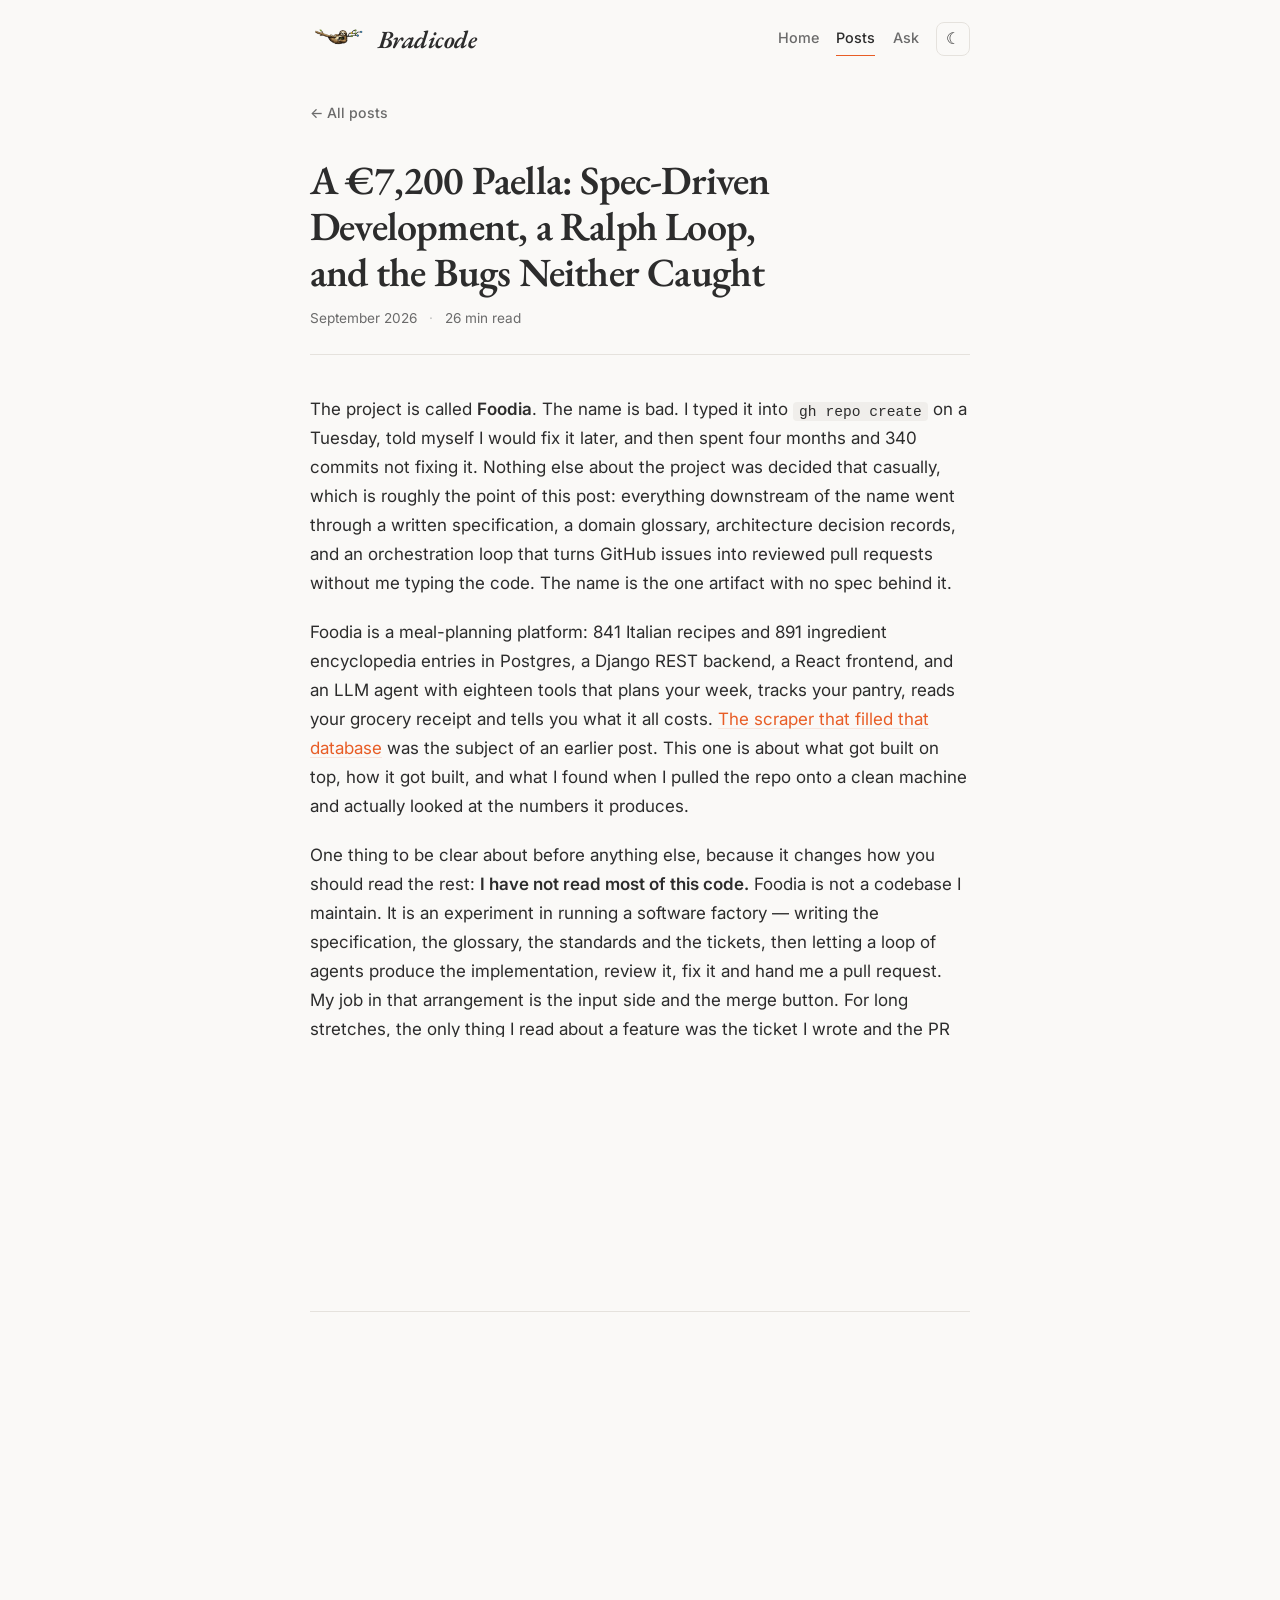
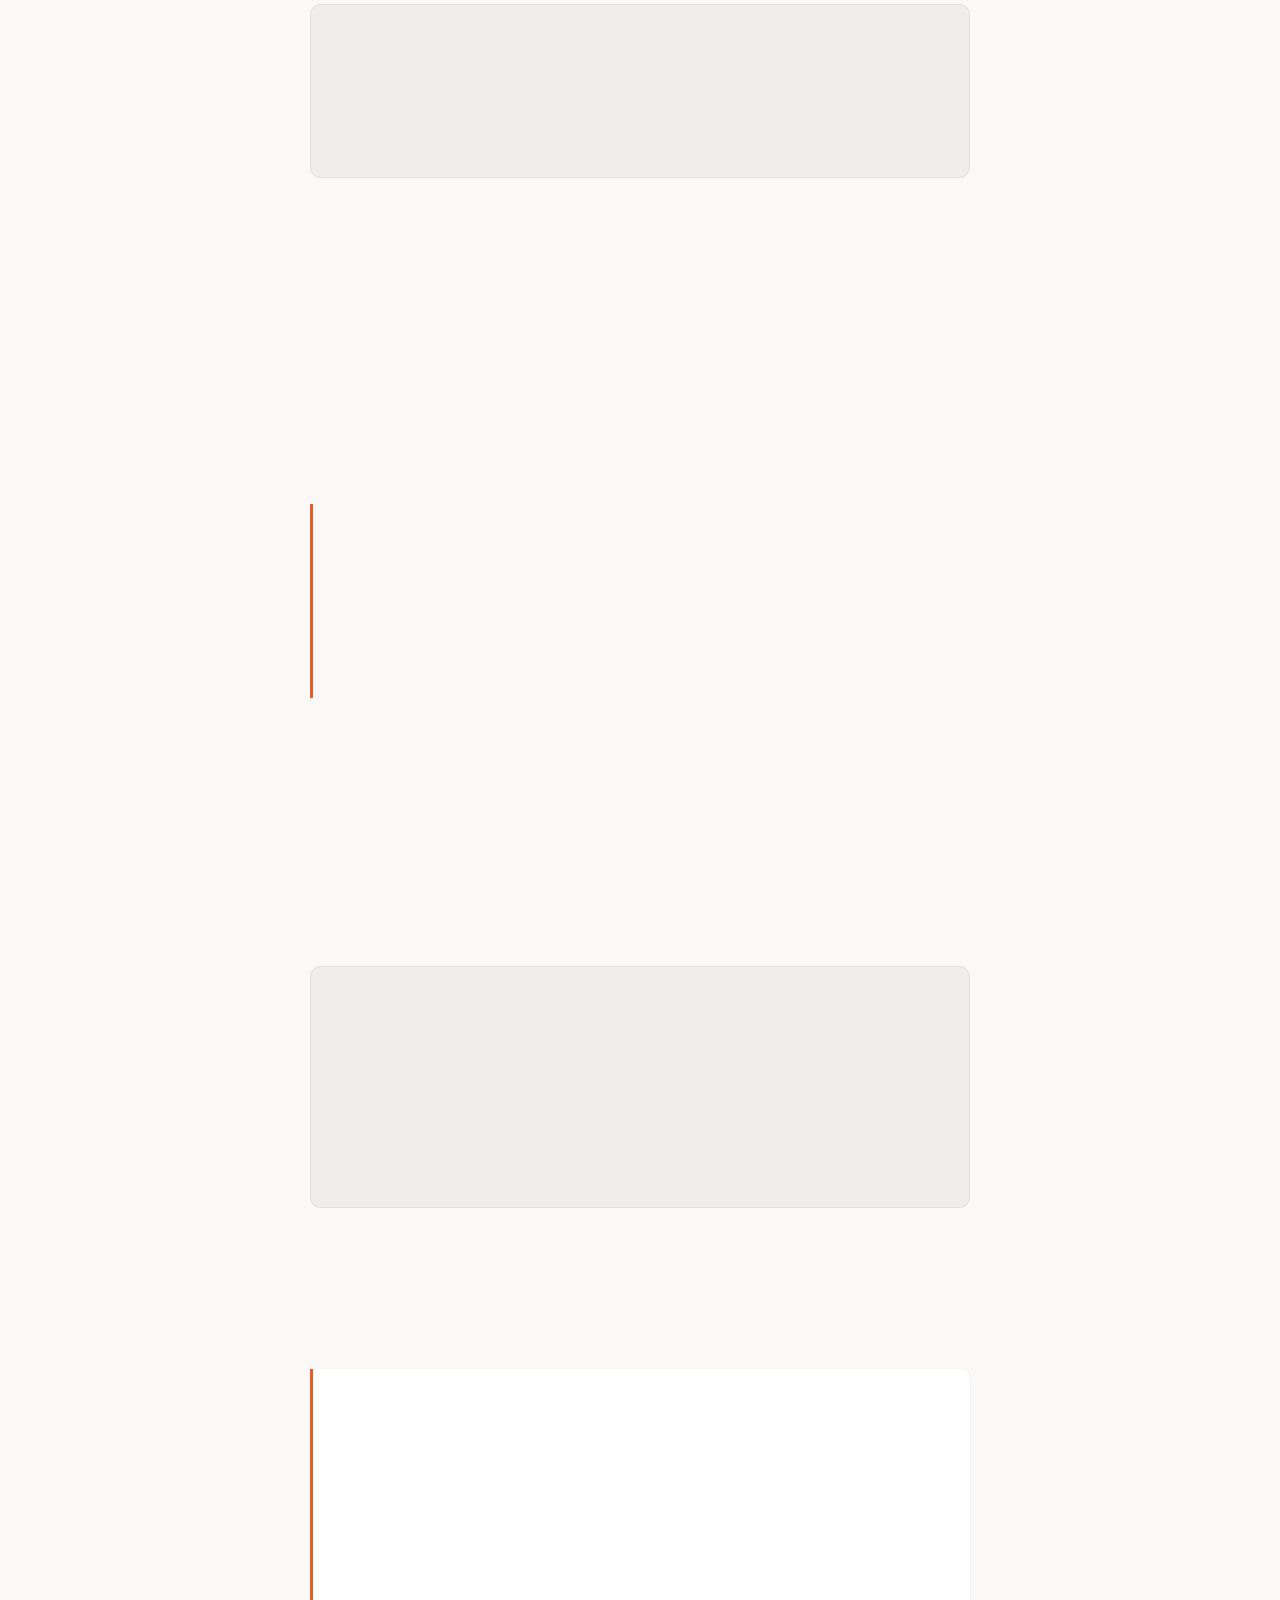
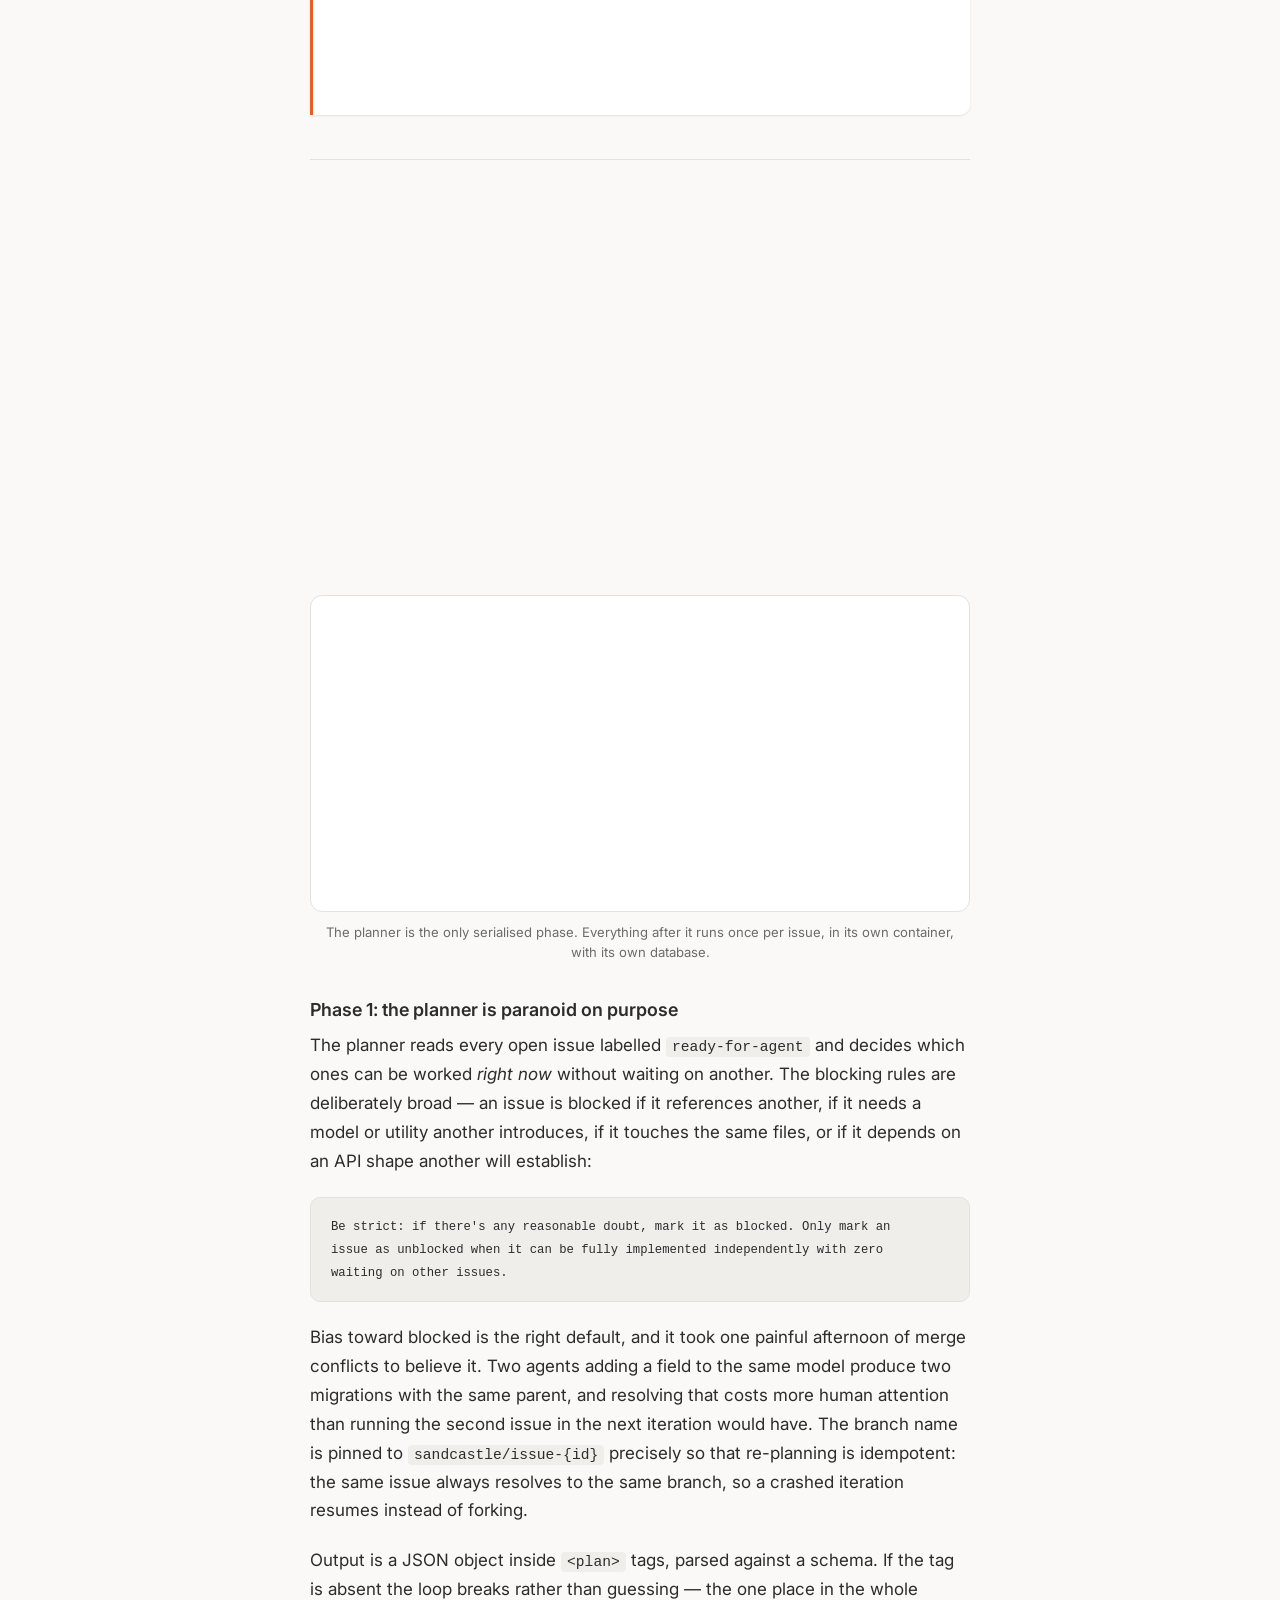
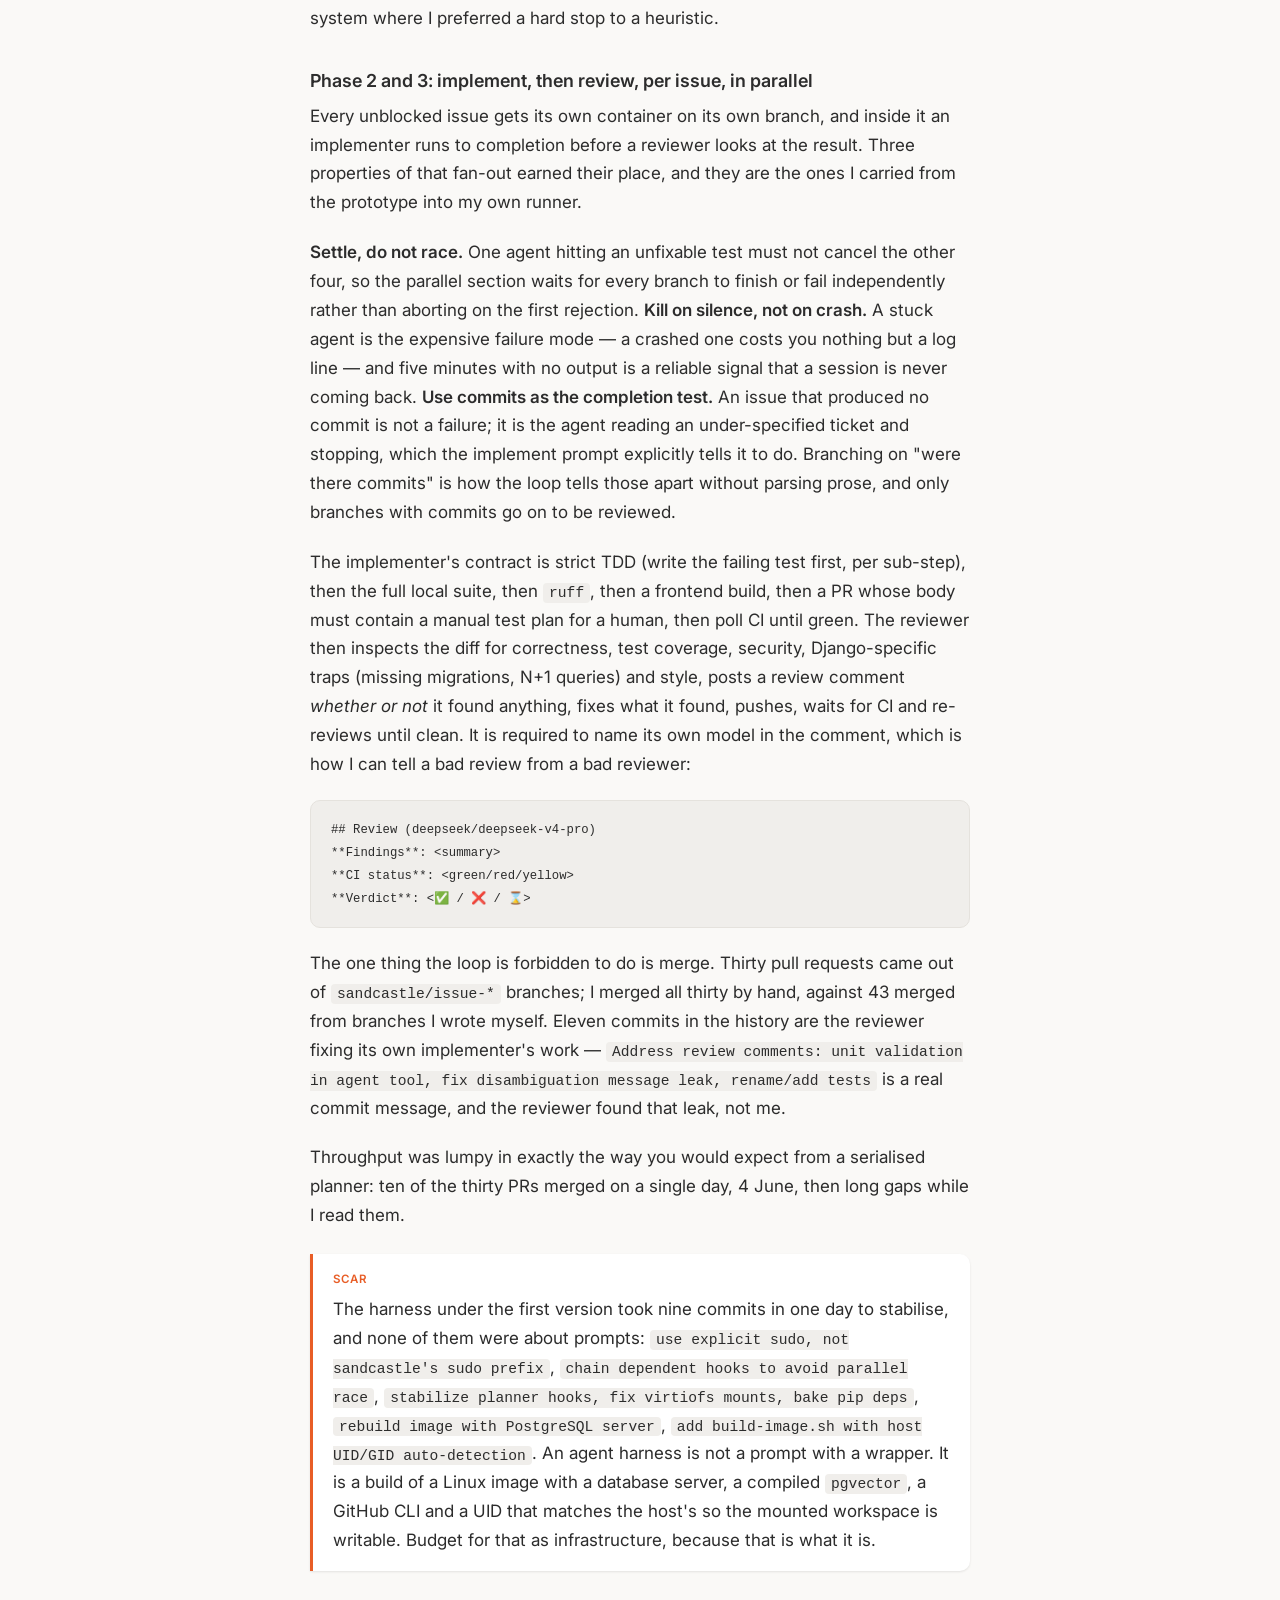
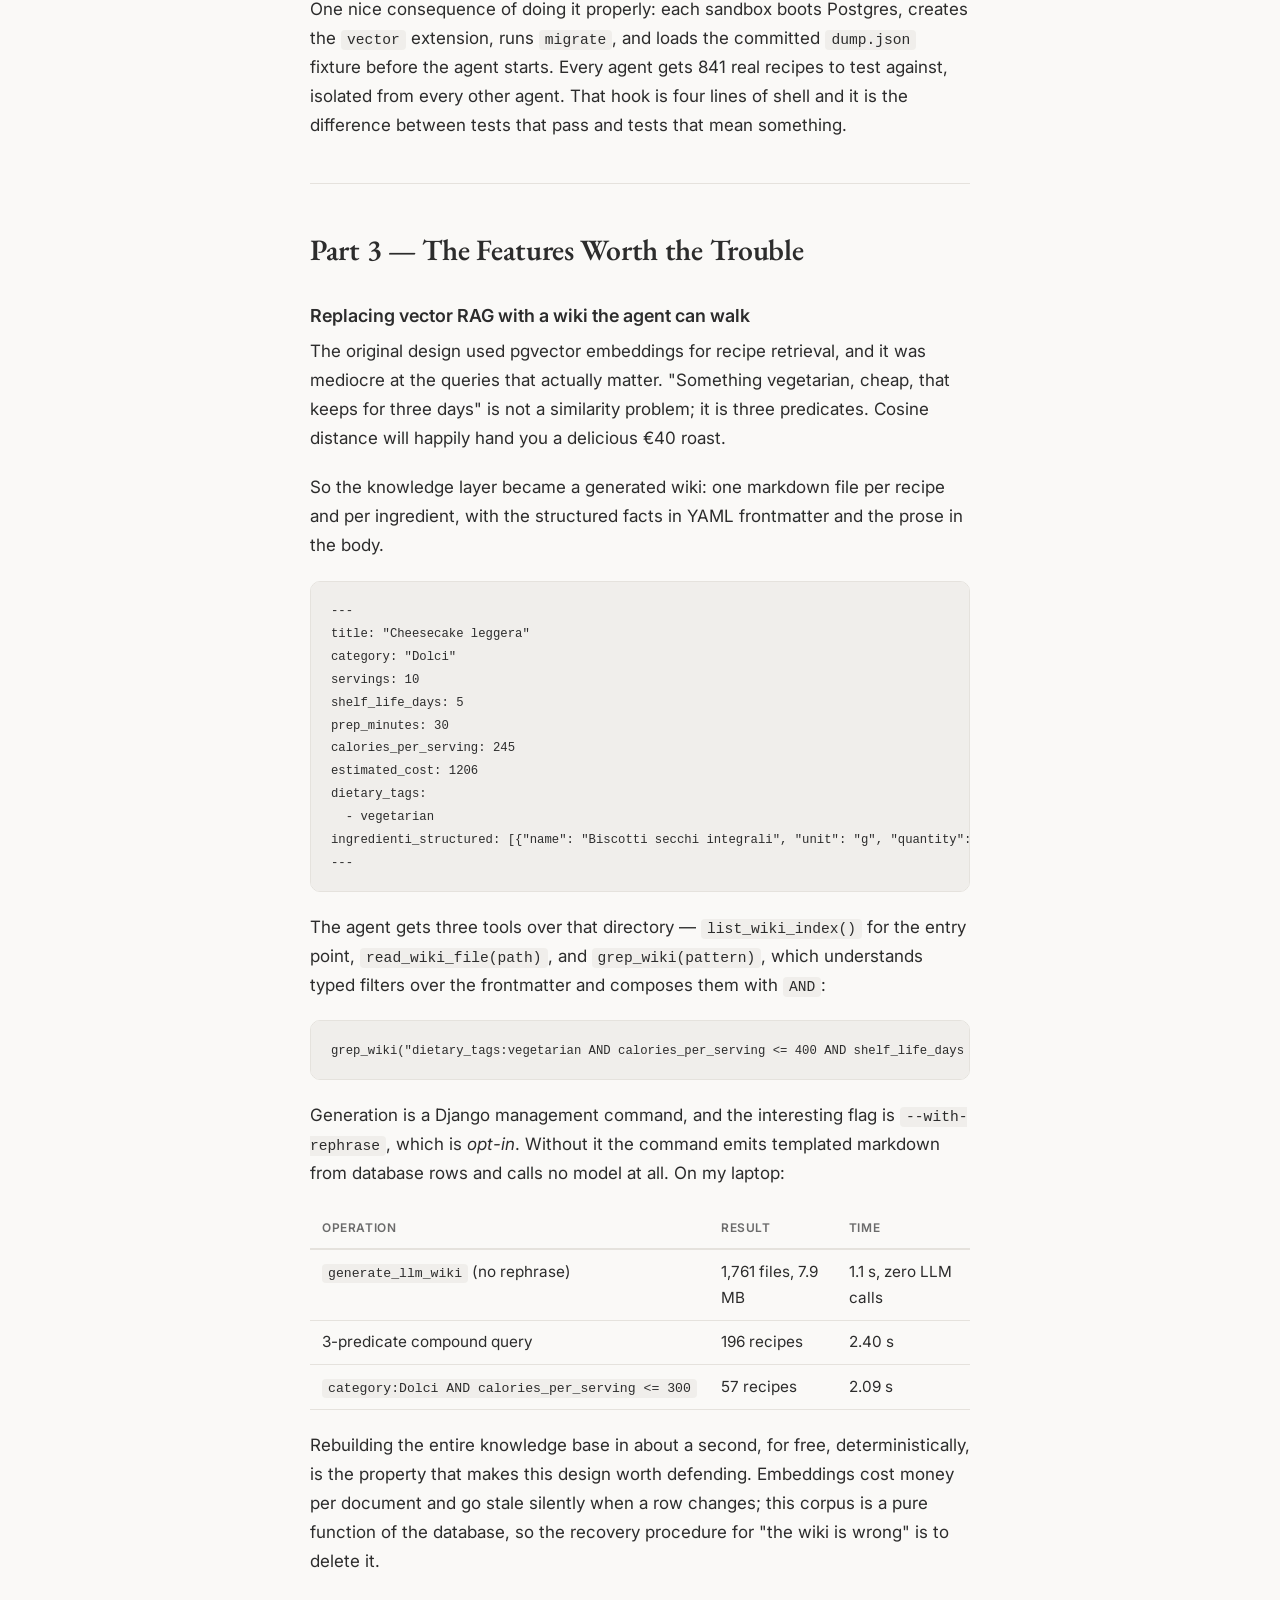
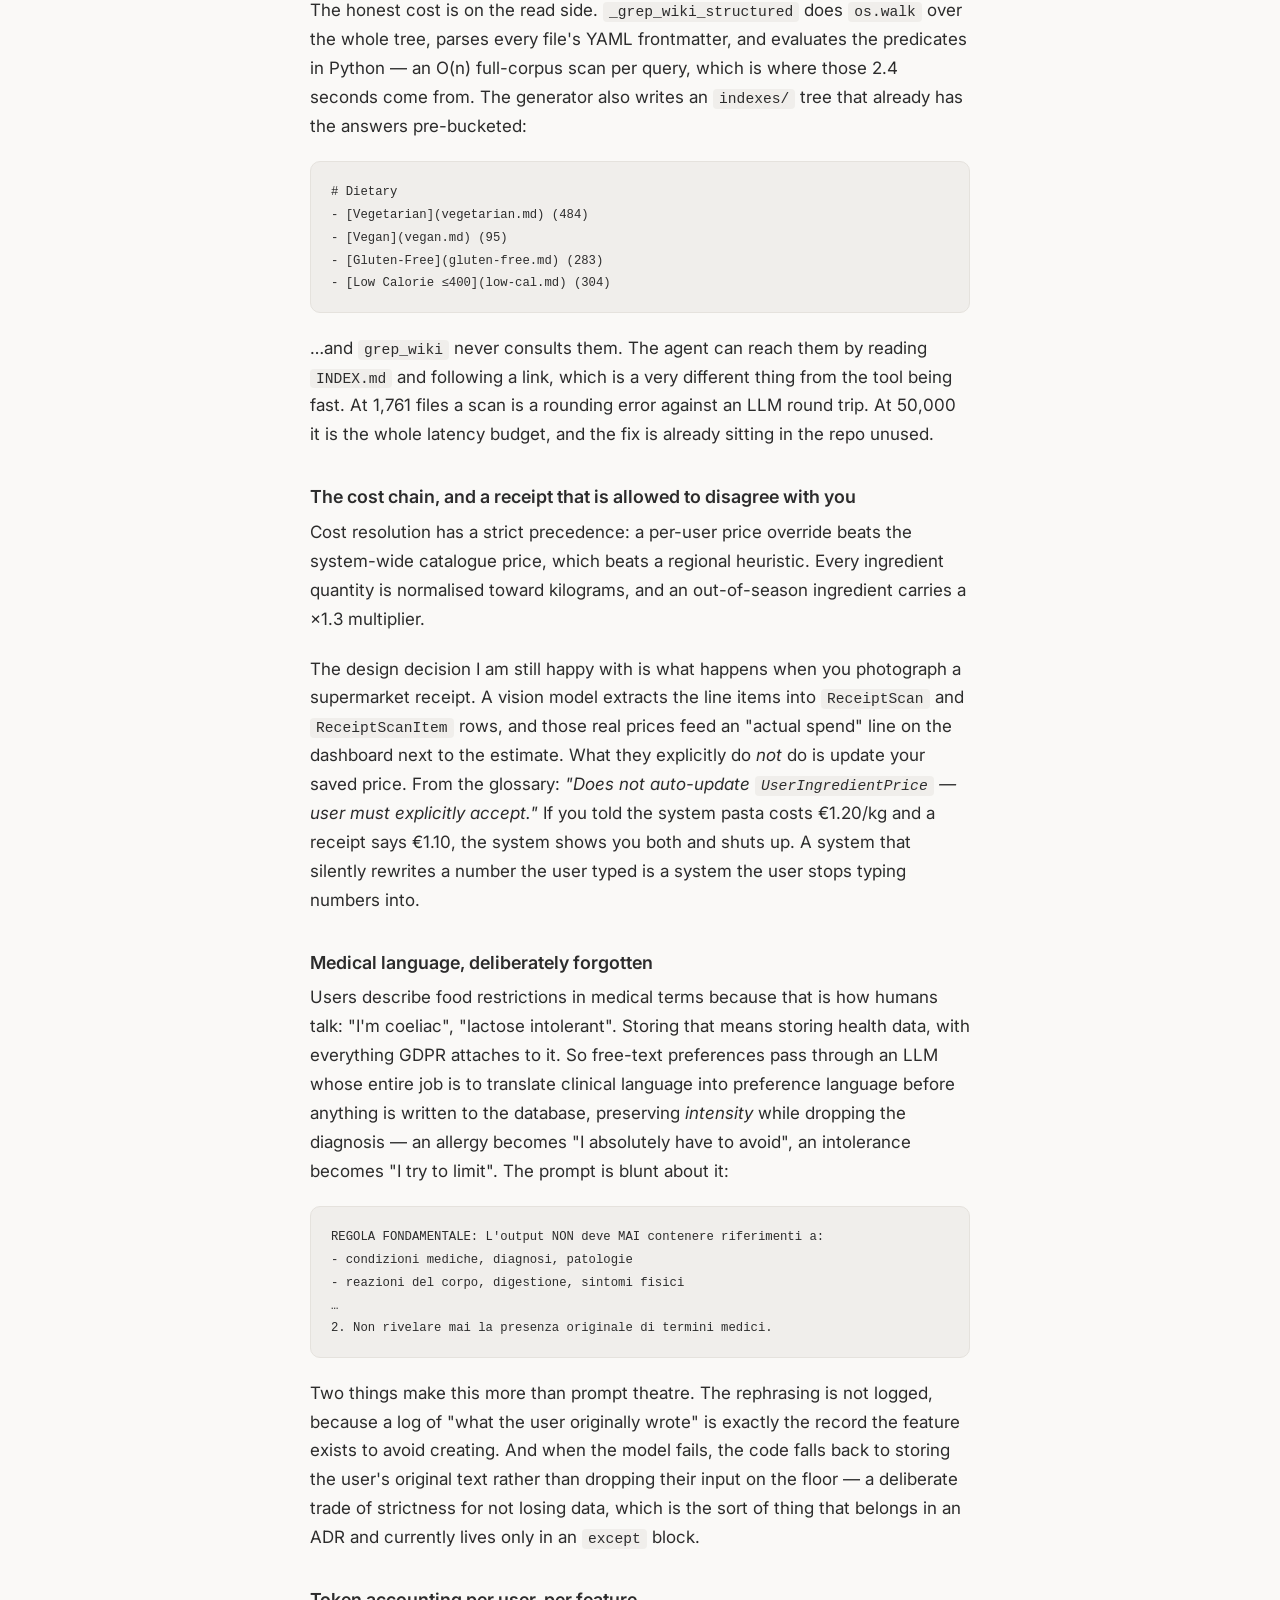
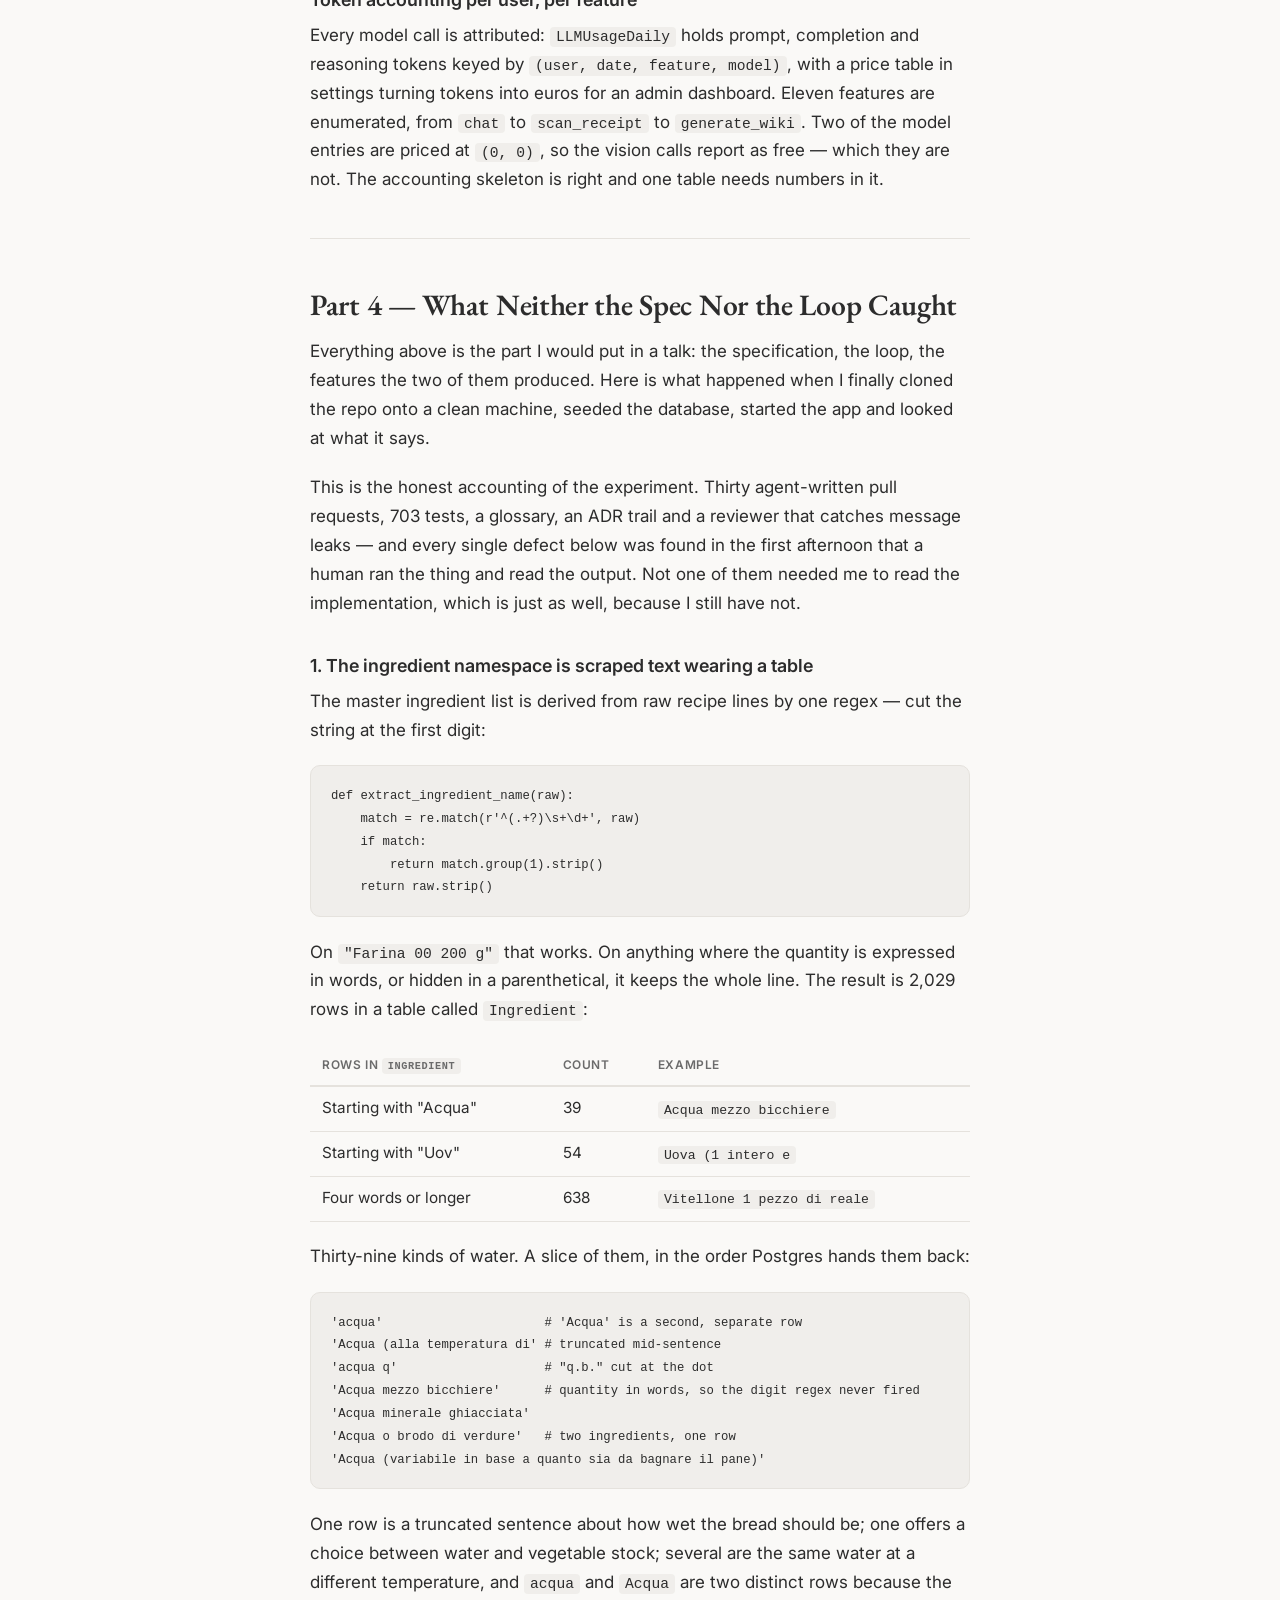
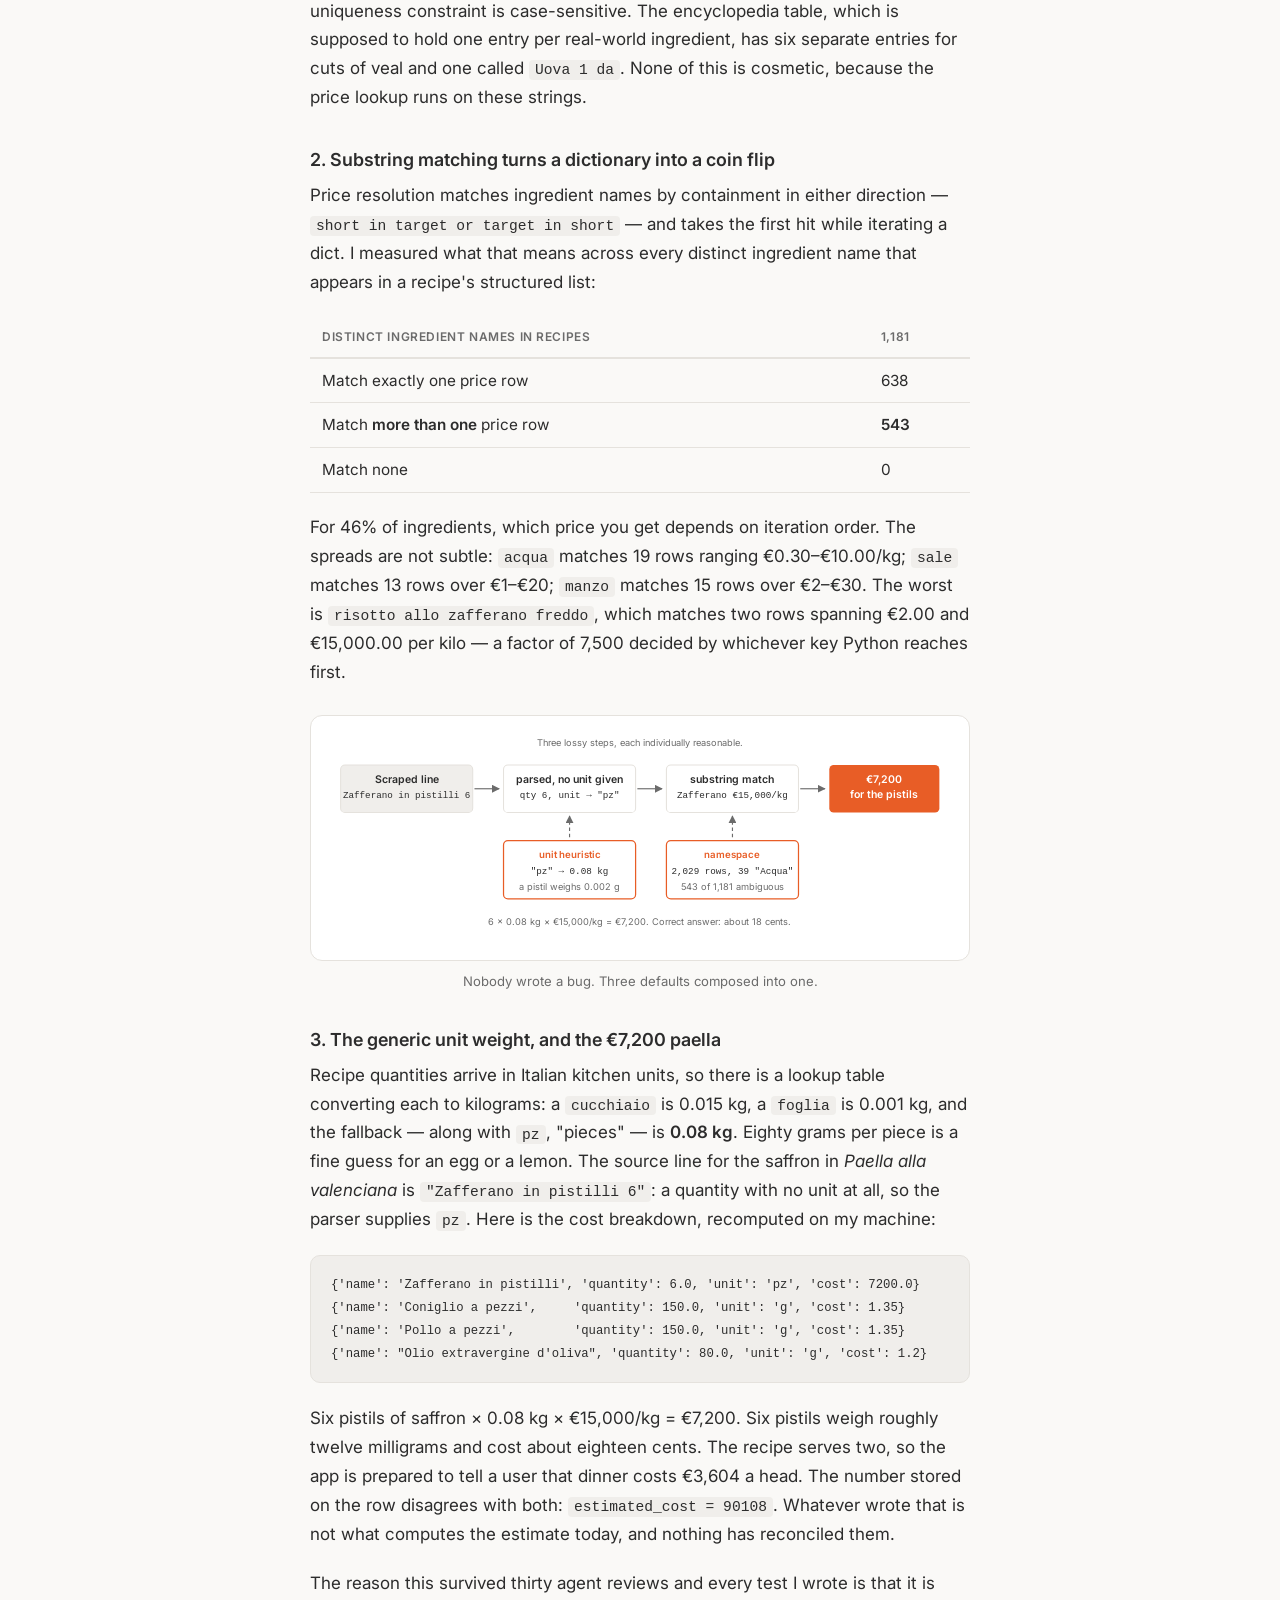
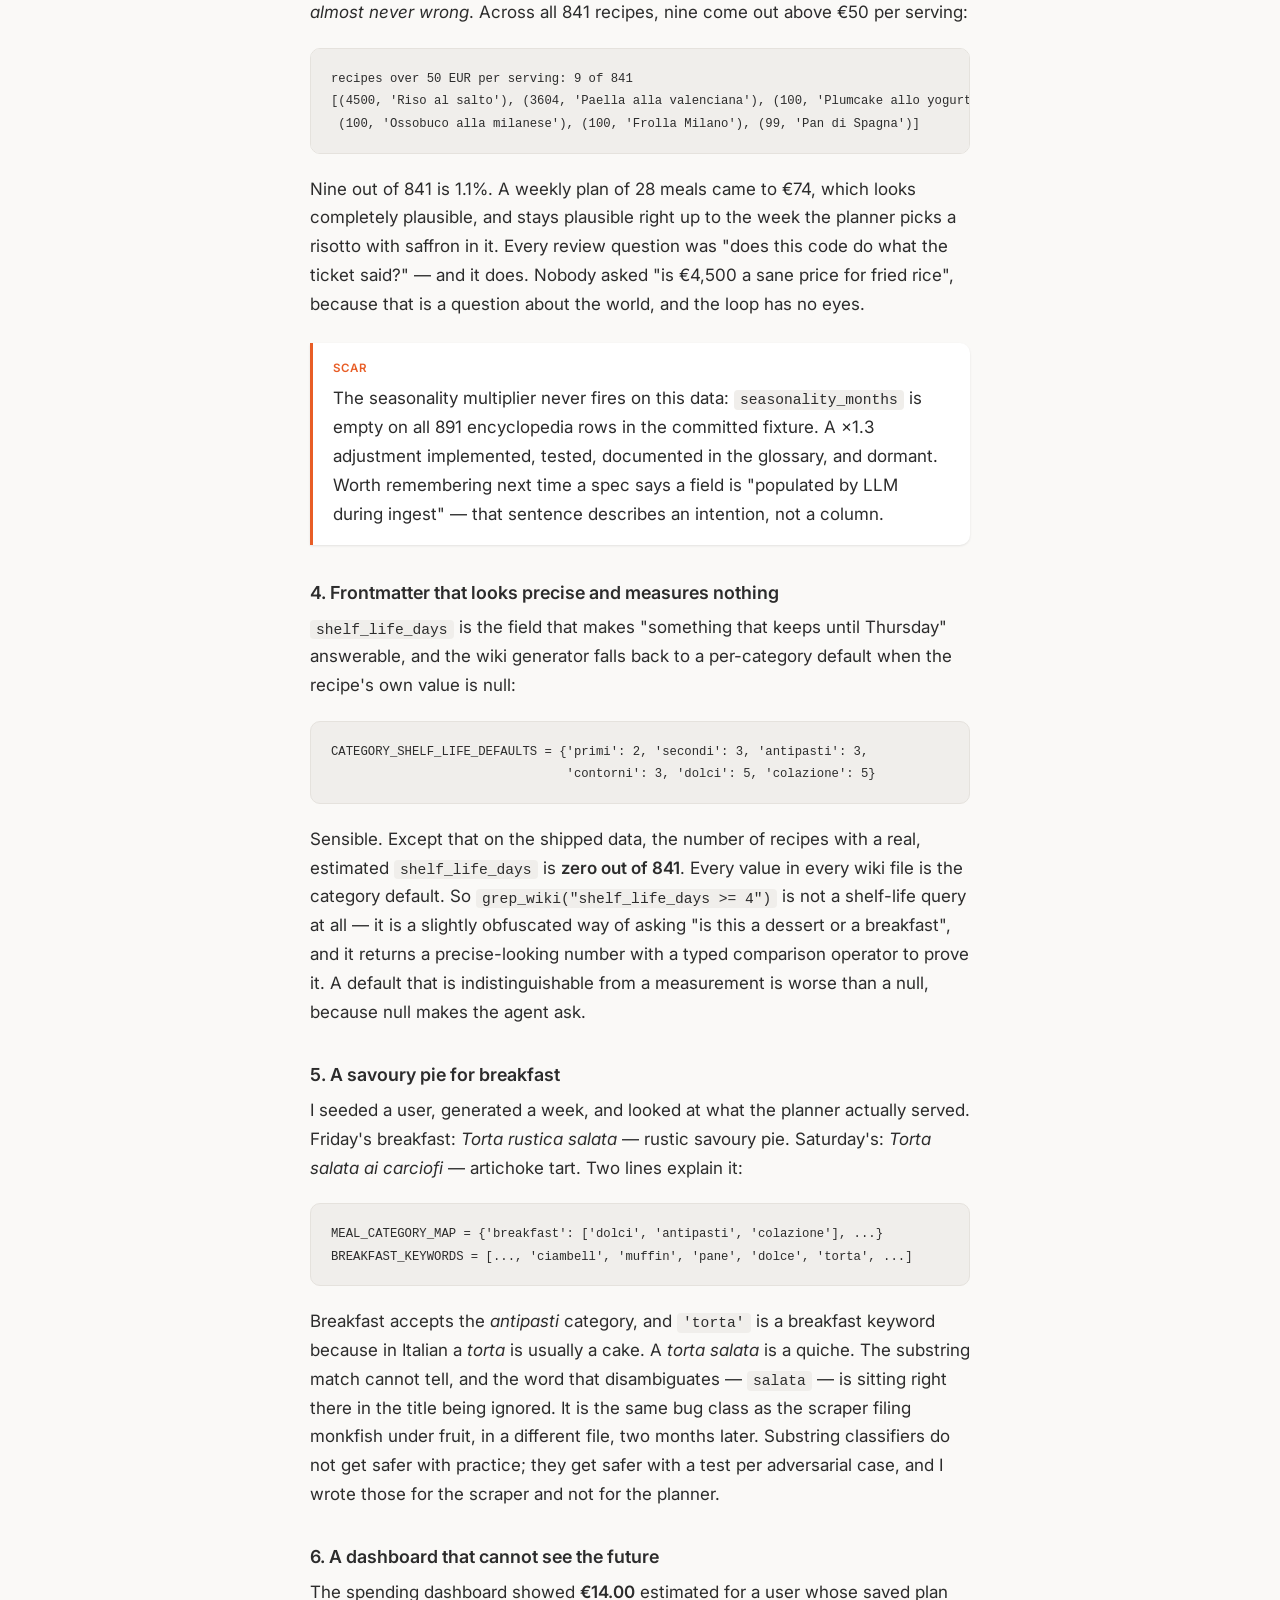
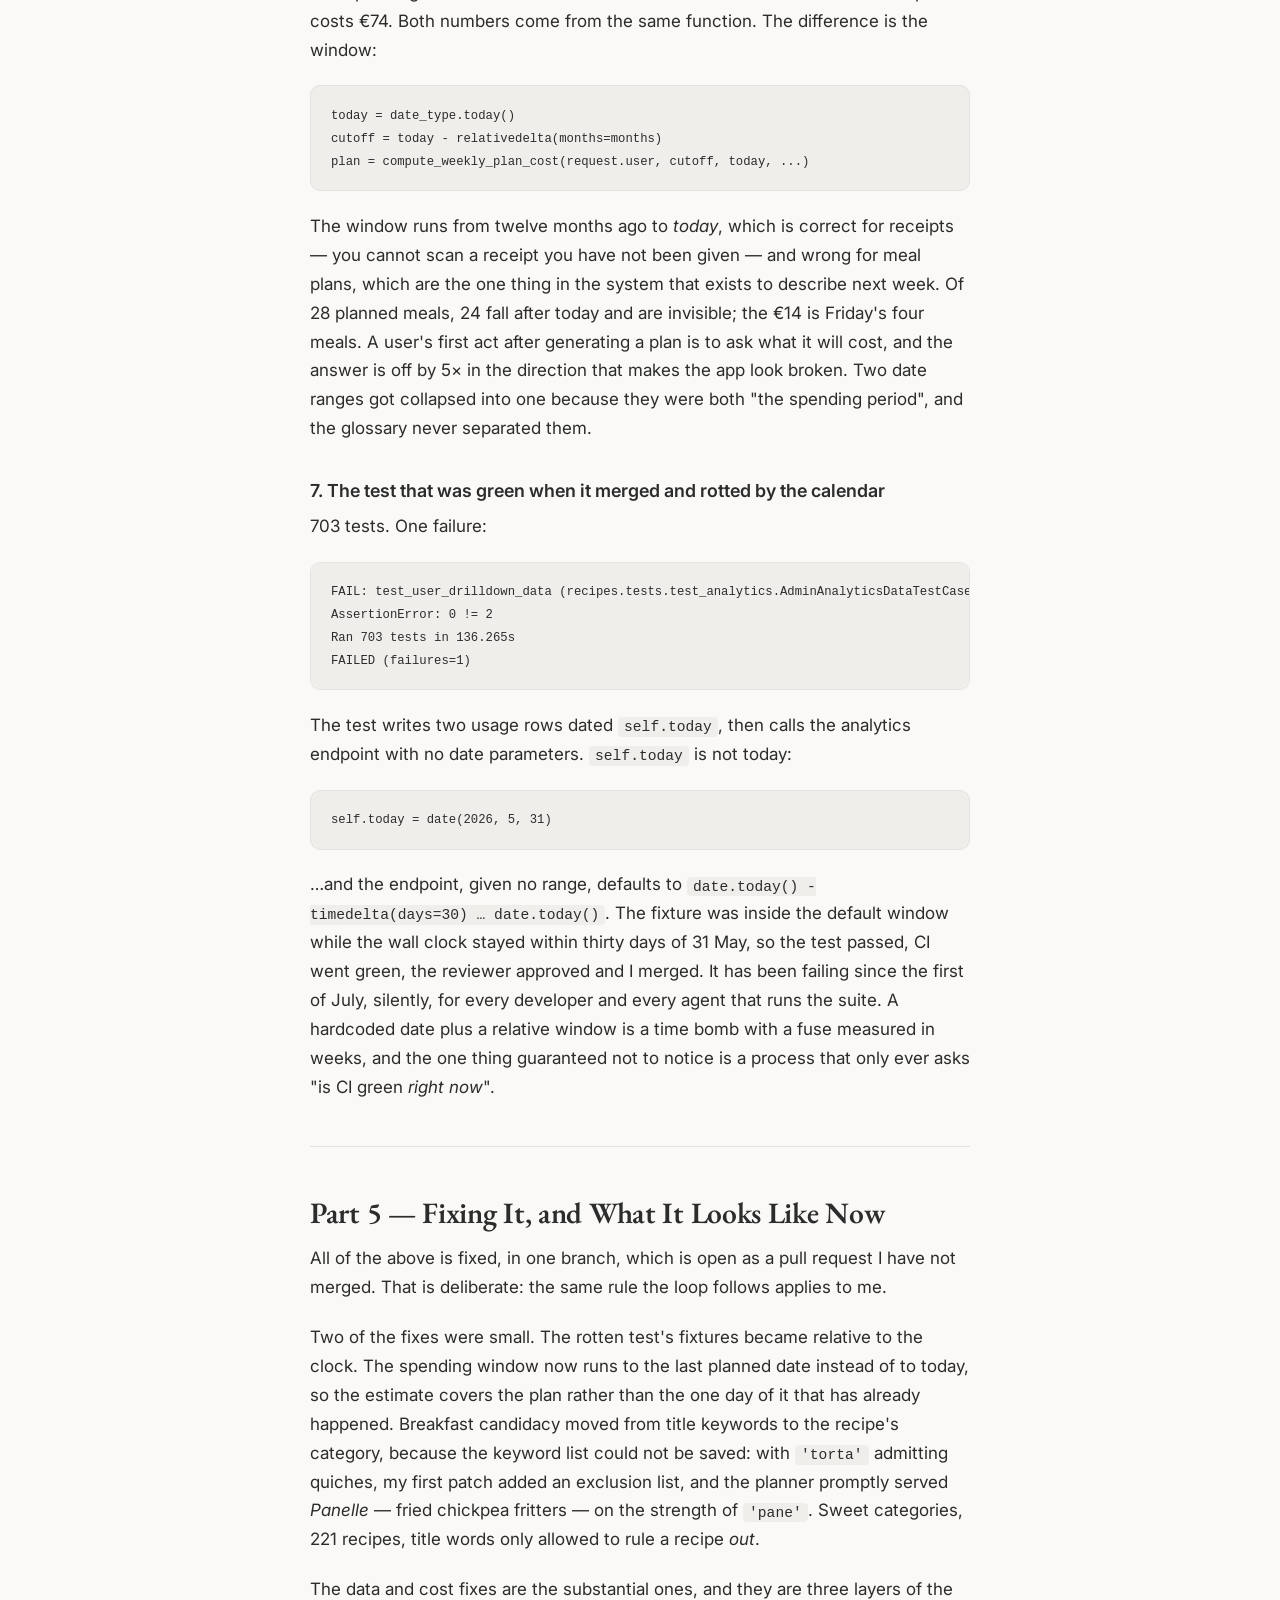
<file: posts/spec-driven-ralph-loop-foodia.html>
<!DOCTYPE html>
<html lang="en" data-theme="light">
<head>
  <meta charset="UTF-8">
  <meta name="viewport" content="width=device-width, initial-scale=1.0">
  <title>A &euro;7,200 Paella: Spec-Driven Development, a Ralph Loop, and the Bugs Neither Caught &mdash; Bradicode</title>
  <link rel="stylesheet" href="../style.css">
</head>
<body>
  <nav id="nav-slot"></nav>

  <main>
    <a href="index.html" class="back-link">&larr; All posts</a>

    <article>
      <div class="post-header">
        <h1>A &euro;7,200 Paella: Spec-Driven Development, a Ralph Loop, and the Bugs Neither Caught</h1>
        <div class="post-meta">
          <span>September 2026</span>
          <span class="dot">&middot;</span>
          <span>26 min read</span>
        </div>
      </div>

      <p>The project is called <strong>Foodia</strong>. The name is bad. I typed it into <code>gh repo create</code> on a Tuesday, told myself I would fix it later, and then spent four months and 340 commits not fixing it. Nothing else about the project was decided that casually, which is roughly the point of this post: everything downstream of the name went through a written specification, a domain glossary, architecture decision records, and an orchestration loop that turns GitHub issues into reviewed pull requests without me typing the code. The name is the one artifact with no spec behind it.</p>

      <p>Foodia is a meal-planning platform: 841 Italian recipes and 891 ingredient encyclopedia entries in Postgres, a Django REST backend, a React frontend, and an LLM agent with eighteen tools that plans your week, tracks your pantry, reads your grocery receipt and tells you what it all costs. <a href="crawling-with-scrapy.html">The scraper that filled that database</a> was the subject of an earlier post. This one is about what got built on top, how it got built, and what I found when I pulled the repo onto a clean machine and actually looked at the numbers it produces.</p>

      <p>One thing to be clear about before anything else, because it changes how you should read the rest: <strong>I have not read most of this code.</strong> Foodia is not a codebase I maintain. It is an experiment in running a software factory &mdash; writing the specification, the glossary, the standards and the tickets, then letting a loop of agents produce the implementation, review it, fix it and hand me a pull request. My job in that arrangement is the input side and the merge button. For long stretches, the only thing I read about a feature was the ticket I wrote and the PR description an agent wrote back.</p>

      <p>That is the experiment, and it mostly worked: thirty pull requests written, reviewed and fixed by agents, merged by me. It also means the section near the end is not a retrospective. It is me reading my own repository for the first time, and finding a paella priced at &euro;7,208 &mdash; which sailed through every layer of the process, because each layer was checking whether the code did what the spec said, and the spec never said anything about what a pistil of saffron weighs.</p>

      <hr>

      <h2>Part 1 &mdash; The Spec Layer</h2>

      <p>The technique, which I picked up from Matt Pocock's writing on driving agents from specifications rather than chat, is that the durable artifact of a feature is not the code. It is the sentence that defines the term. So the repo root holds <code>CONTEXT.md</code>: a glossary where every domain concept gets a definition, a storage location, and &mdash; the part that does the real work &mdash; a list of words you are <em>not</em> allowed to use for it.</p>

      <pre><code>**Batch Cooking (Batch Group)**:
Multiple MealPlan entries sharing the same `batch_group` UUID. A single
cooking session produces food consumed over multiple days (e.g. ciambellone
baked Monday covers breakfast Mon-Fri). The originating entry is marked
`is_batch_origin: true`.
_Avoid_: leftovers (loaded term), meal prep</code></pre>

      <p>That <code>_Avoid_</code> line is the highest-leverage text in the repository. An agent handed "implement leftovers support" will invent a <code>Leftover</code> model with a foreign key to <code>MealPlan</code>, and it will be defensible, and it will be wrong &mdash; because the concept already exists as a UUID shared across rows. Naming the rejected words prevents the parallel vocabulary from ever being born. There are eighteen such entries, covering batch cooking, dietary splits, shelf life, seasonality, per-user price overrides, receipt scans and baseline cost.</p>

      <p>Underneath the glossary sits an <strong>example dialogue</strong> &mdash; a scripted conversation between "Dev" and "Domain Expert" that walks the hard cases:</p>

      <blockquote>
        <p><strong>Dev</strong>: And the ciambellone baked Monday for the whole week?</p>
        <p><strong>Domain Expert</strong>: One entry on Monday is <code>is_batch_origin: true</code> with <code>batch_group: abc-123</code>. Tuesday through Friday have entries with the same <code>batch_group</code> referencing the same recipe. The planner knows not to schedule new breakfasts, and the shopping list buys ingredients only once.</p>
      </blockquote>

      <p>This is the part I would skip if I were in a hurry, and the part that pays. A definition tells an agent what a field is called. A dialogue tells it what the system is supposed to <em>do</em> when a household of four contains one vegetarian and lunch is a primo plus a secondo. That case &mdash; four <code>MealPlan</code> rows on one date and meal type &mdash; is the reason <code>MealPlan</code> has no unique constraint on <code>(user, date, meal_type)</code>, and the reason is written down where the next agent will read it.</p>

      <p>Decisions that survive a debate go to <code>docs/adr/</code>, with the rejected options kept:</p>

      <pre><code># UserIngredientPrice as separate model, not on IngredientStock

1. **`unit_price` on `IngredientStock`** &mdash; Dies when stock is consumed via
   `auto_remove_stocks`. User would lose their price override every time
   they eat.
2. **`unit_price` on `IngredientInfo`** &mdash; System-wide, not per-user. Fails
   the core requirement: different users pay different prices.
3. **`UserIngredientPrice` as separate model** &mdash; Chosen. Survives pantry
   depletion.</code></pre>

      <p>Option 1 is exactly what an agent optimising for the smallest diff would pick. It is one field on an existing model, it passes every test you would think to write, and it silently deletes the user's data the first time the pantry auto-depletes. The ADR is a tripwire in front of that.</p>

      <div class="callout">
        <div class="callout-label">Scar</div>
        <p>Both agent prompts open with <em>"Read AGENTS.md at repo root for project conventions."</em> <code>AGENTS.md</code> has never existed in this repository &mdash; not in the working tree, not in any of the 340 commits. Every agent that ran for a month was instructed to consult a file it could not find, and none of them complained, because a missing file reads to an agent as an empty one. Meanwhile the conventions file that <em>does</em> exist, <code>.sandcastle/CODING_STANDARDS.md</code>, contains the line <strong>"Frontend: Vue 3 Composition API, single-file components"</strong>. The frontend is React 18 with Create React App and has been since the first commit. The spec layer needs its own tests, and I did not write any.</p>
      </div>

      <hr>

      <h2>Part 2 &mdash; The Loop</h2>

      <p>A Ralph loop, in the original sense: one prompt, one sandbox, run it again until there is nothing left to do. The shape of the iteration is the part I care about &mdash; plan centrally, execute in parallel, review before a human ever looks &mdash; and it survived a change of runtime underneath it. The first version, which is the one still committed to the repo as <code>.sandcastle/main.mts</code>, was 140 lines of TypeScript on top of an off-the-shelf sandbox library; I tried it, kept the shape, and replaced the machinery with my own runner. The pull requests below came out of the replacement.</p>

      <p>Because the prototype is what the repository contains, it is what I can quote, and the design it encodes is the design that shipped.</p>

      <figure>
        <div class="diagram-scroll">
<svg class="diagram" viewBox="0 0 720 330" role="img" aria-label="Three-phase loop: planner reads labelled issues and emits a plan, then one sandbox per unblocked issue runs an implementer and a reviewer in parallel, ending at an open pull request">
          <defs>
            <marker id="arr-loop" viewBox="0 0 10 10" refX="9" refY="5" markerWidth="7" markerHeight="7" orient="auto-start-reverse">
              <path d="M0,0 L10,5 L0,10 z" class="d-arrowhead"/>
            </marker>
          </defs>

          <text x="360" y="20" text-anchor="middle" class="d-text-sm">One iteration. Ten iterations maximum, then the loop stops on its own.</text>

          <rect x="30" y="38" width="150" height="58" rx="5" class="d-box-soft"/>
          <text x="105" y="60" text-anchor="middle" class="d-text-b">GitHub Issues</text>
          <text x="105" y="78" text-anchor="middle" class="d-mono">label: ready-for-agent</text>

          <rect x="30" y="126" width="150" height="72" rx="5" class="d-box"/>
          <text x="105" y="148" text-anchor="middle" class="d-text-b">Phase 1 &mdash; Planner</text>
          <text x="105" y="166" text-anchor="middle" class="d-text-sm">dependency graph</text>
          <text x="105" y="184" text-anchor="middle" class="d-mono">&lt;plan&gt; JSON</text>

          <line x1="105" y1="98" x2="105" y2="122" class="d-line" marker-end="url(#arr-loop)"/>

          <rect x="250" y="110" width="200" height="104" rx="5" class="d-box-outline"/>
          <text x="350" y="130" text-anchor="middle" class="d-text-accent">one sandbox per issue</text>
          <text x="350" y="150" text-anchor="middle" class="d-mono">branch sandcastle/issue-N</text>
          <text x="350" y="170" text-anchor="middle" class="d-mono">postgres + pgvector booted</text>
          <text x="350" y="190" text-anchor="middle" class="d-mono">migrate + loaddata dump.json</text>
          <text x="350" y="208" text-anchor="middle" class="d-text-sm">&nbsp;</text>

          <line x1="182" y1="162" x2="242" y2="162" class="d-line" marker-end="url(#arr-loop)"/>
          <text x="212" y="155" text-anchor="middle" class="d-text-sm">fan out</text>

          <rect x="500" y="70" width="190" height="62" rx="5" class="d-box"/>
          <text x="595" y="92" text-anchor="middle" class="d-text-b">Phase 2 &mdash; Implementer</text>
          <text x="595" y="110" text-anchor="middle" class="d-text-sm">TDD &middot; local CI &middot; open PR &middot; wait green</text>

          <rect x="500" y="158" width="190" height="62" rx="5" class="d-box"/>
          <text x="595" y="180" text-anchor="middle" class="d-text-b">Phase 3 &mdash; Reviewer</text>
          <text x="595" y="198" text-anchor="middle" class="d-text-sm">comment &middot; fix &middot; push &middot; re-review</text>

          <line x1="452" y1="140" x2="494" y2="108" class="d-line" marker-end="url(#arr-loop)"/>
          <line x1="595" y1="134" x2="595" y2="154" class="d-line" marker-end="url(#arr-loop)"/>
          <path d="M690,189 C712,189 712,101 692,101" class="d-line d-dash" marker-end="url(#arr-loop)"/>
          <text x="662" y="146" text-anchor="middle" class="d-text-sm">until clean</text>

          <rect x="250" y="252" width="440" height="44" rx="5" class="d-box-accent"/>
          <text x="470" y="272" text-anchor="middle" class="d-text-inv">Pull request, open. No auto-merge. A human presses the button.</text>
          <text x="470" y="288" text-anchor="middle" class="d-text-sm">&nbsp;</text>

          <line x1="595" y1="224" x2="595" y2="248" class="d-line" marker-end="url(#arr-loop)"/>

          <text x="105" y="272" text-anchor="middle" class="d-text-sm">Label removed</text>
          <text x="105" y="288" text-anchor="middle" class="d-text-sm">when review is clean</text>
          <line x1="250" y1="274" x2="160" y2="274" class="d-line d-dash" marker-end="url(#arr-loop)"/>
        </svg>
        </div>
        <figcaption>The planner is the only serialised phase. Everything after it runs once per issue, in its own container, with its own database.</figcaption>
      </figure>

      <h3>Phase 1: the planner is paranoid on purpose</h3>

      <p>The planner reads every open issue labelled <code>ready-for-agent</code> and decides which ones can be worked <em>right now</em> without waiting on another. The blocking rules are deliberately broad &mdash; an issue is blocked if it references another, if it needs a model or utility another introduces, if it touches the same files, or if it depends on an API shape another will establish:</p>

      <pre><code>Be strict: if there's any reasonable doubt, mark it as blocked. Only mark an
issue as unblocked when it can be fully implemented independently with zero
waiting on other issues.</code></pre>

      <p>Bias toward blocked is the right default, and it took one painful afternoon of merge conflicts to believe it. Two agents adding a field to the same model produce two migrations with the same parent, and resolving that costs more human attention than running the second issue in the next iteration would have. The branch name is pinned to <code>sandcastle/issue-{id}</code> precisely so that re-planning is idempotent: the same issue always resolves to the same branch, so a crashed iteration resumes instead of forking.</p>

      <p>Output is a JSON object inside <code>&lt;plan&gt;</code> tags, parsed against a schema. If the tag is absent the loop breaks rather than guessing &mdash; the one place in the whole system where I preferred a hard stop to a heuristic.</p>

      <h3>Phase 2 and 3: implement, then review, per issue, in parallel</h3>

      <p>Every unblocked issue gets its own container on its own branch, and inside it an implementer runs to completion before a reviewer looks at the result. Three properties of that fan-out earned their place, and they are the ones I carried from the prototype into my own runner.</p>

      <p><strong>Settle, do not race.</strong> One agent hitting an unfixable test must not cancel the other four, so the parallel section waits for every branch to finish or fail independently rather than aborting on the first rejection. <strong>Kill on silence, not on crash.</strong> A stuck agent is the expensive failure mode &mdash; a crashed one costs you nothing but a log line &mdash; and five minutes with no output is a reliable signal that a session is never coming back. <strong>Use commits as the completion test.</strong> An issue that produced no commit is not a failure; it is the agent reading an under-specified ticket and stopping, which the implement prompt explicitly tells it to do. Branching on "were there commits" is how the loop tells those apart without parsing prose, and only branches with commits go on to be reviewed.</p>

      <p>The implementer's contract is strict TDD (write the failing test first, per sub-step), then the full local suite, then <code>ruff</code>, then a frontend build, then a PR whose body must contain a manual test plan for a human, then poll CI until green. The reviewer then inspects the diff for correctness, test coverage, security, Django-specific traps (missing migrations, N+1 queries) and style, posts a review comment <em>whether or not</em> it found anything, fixes what it found, pushes, waits for CI and re-reviews until clean. It is required to name its own model in the comment, which is how I can tell a bad review from a bad reviewer:</p>

      <pre><code>## Review (deepseek/deepseek-v4-pro)
**Findings**: &lt;summary&gt;
**CI status**: &lt;green/red/yellow&gt;
**Verdict**: &lt;&#9989; / &#10060; / &#8987;&gt;</code></pre>

      <p>The one thing the loop is forbidden to do is merge. Thirty pull requests came out of <code>sandcastle/issue-*</code> branches; I merged all thirty by hand, against 43 merged from branches I wrote myself. Eleven commits in the history are the reviewer fixing its own implementer's work &mdash; <code>Address review comments: unit validation in agent tool, fix disambiguation message leak, rename/add tests</code> is a real commit message, and the reviewer found that leak, not me.</p>

      <p>Throughput was lumpy in exactly the way you would expect from a serialised planner: ten of the thirty PRs merged on a single day, 4 June, then long gaps while I read them.</p>

      <div class="callout">
        <div class="callout-label">Scar</div>
        <p>The harness under the first version took nine commits in one day to stabilise, and none of them were about prompts: <code>use explicit sudo, not sandcastle's sudo prefix</code>, <code>chain dependent hooks to avoid parallel race</code>, <code>stabilize planner hooks, fix virtiofs mounts, bake pip deps</code>, <code>rebuild image with PostgreSQL server</code>, <code>add build-image.sh with host UID/GID auto-detection</code>. An agent harness is not a prompt with a wrapper. It is a build of a Linux image with a database server, a compiled <code>pgvector</code>, a GitHub CLI and a UID that matches the host's so the mounted workspace is writable. Budget for that as infrastructure, because that is what it is.</p>
      </div>

      <p>One nice consequence of doing it properly: each sandbox boots Postgres, creates the <code>vector</code> extension, runs <code>migrate</code>, and loads the committed <code>dump.json</code> fixture before the agent starts. Every agent gets 841 real recipes to test against, isolated from every other agent. That hook is four lines of shell and it is the difference between tests that pass and tests that mean something.</p>

      <hr>

      <h2>Part 3 &mdash; The Features Worth the Trouble</h2>

      <h3>Replacing vector RAG with a wiki the agent can walk</h3>

      <p>The original design used pgvector embeddings for recipe retrieval, and it was mediocre at the queries that actually matter. "Something vegetarian, cheap, that keeps for three days" is not a similarity problem; it is three predicates. Cosine distance will happily hand you a delicious &euro;40 roast.</p>

      <p>So the knowledge layer became a generated wiki: one markdown file per recipe and per ingredient, with the structured facts in YAML frontmatter and the prose in the body.</p>

      <pre><code>---
title: "Cheesecake leggera"
category: "Dolci"
servings: 10
shelf_life_days: 5
prep_minutes: 30
calories_per_serving: 245
estimated_cost: 1206
dietary_tags:
  - vegetarian
ingredienti_structured: [{"name": "Biscotti secchi integrali", "unit": "g", "quantity": 180.0}, ...]
---</code></pre>

      <p>The agent gets three tools over that directory &mdash; <code>list_wiki_index()</code> for the entry point, <code>read_wiki_file(path)</code>, and <code>grep_wiki(pattern)</code>, which understands typed filters over the frontmatter and composes them with <code>AND</code>:</p>

      <pre><code>grep_wiki("dietary_tags:vegetarian AND calories_per_serving &lt;= 400 AND shelf_life_days &gt;= 3")</code></pre>

      <p>Generation is a Django management command, and the interesting flag is <code>--with-rephrase</code>, which is <em>opt-in</em>. Without it the command emits templated markdown from database rows and calls no model at all. On my laptop:</p>

      <table>
        <thead>
          <tr><th>Operation</th><th>Result</th><th>Time</th></tr>
        </thead>
        <tbody>
          <tr><td><code>generate_llm_wiki</code> (no rephrase)</td><td>1,761 files, 7.9 MB</td><td>1.1 s, zero LLM calls</td></tr>
          <tr><td>3-predicate compound query</td><td>196 recipes</td><td>2.40 s</td></tr>
          <tr><td><code>category:Dolci AND calories_per_serving &lt;= 300</code></td><td>57 recipes</td><td>2.09 s</td></tr>
        </tbody>
      </table>

      <p>Rebuilding the entire knowledge base in about a second, for free, deterministically, is the property that makes this design worth defending. Embeddings cost money per document and go stale silently when a row changes; this corpus is a pure function of the database, so the recovery procedure for "the wiki is wrong" is to delete it.</p>

      <p>The honest cost is on the read side. <code>_grep_wiki_structured</code> does <code>os.walk</code> over the whole tree, parses every file's YAML frontmatter, and evaluates the predicates in Python &mdash; an O(n) full-corpus scan per query, which is where those 2.4 seconds come from. The generator also writes an <code>indexes/</code> tree that already has the answers pre-bucketed:</p>

      <pre><code># Dietary
- [Vegetarian](vegetarian.md) (484)
- [Vegan](vegan.md) (95)
- [Gluten-Free](gluten-free.md) (283)
- [Low Calorie &le;400](low-cal.md) (304)</code></pre>

      <p>&hellip;and <code>grep_wiki</code> never consults them. The agent can reach them by reading <code>INDEX.md</code> and following a link, which is a very different thing from the tool being fast. At 1,761 files a scan is a rounding error against an LLM round trip. At 50,000 it is the whole latency budget, and the fix is already sitting in the repo unused.</p>

      <h3>The cost chain, and a receipt that is allowed to disagree with you</h3>

      <p>Cost resolution has a strict precedence: a per-user price override beats the system-wide catalogue price, which beats a regional heuristic. Every ingredient quantity is normalised toward kilograms, and an out-of-season ingredient carries a &times;1.3 multiplier.</p>

      <p>The design decision I am still happy with is what happens when you photograph a supermarket receipt. A vision model extracts the line items into <code>ReceiptScan</code> and <code>ReceiptScanItem</code> rows, and those real prices feed an "actual spend" line on the dashboard next to the estimate. What they explicitly do <em>not</em> do is update your saved price. From the glossary: <em>"Does not auto-update <code>UserIngredientPrice</code> &mdash; user must explicitly accept."</em> If you told the system pasta costs &euro;1.20/kg and a receipt says &euro;1.10, the system shows you both and shuts up. A system that silently rewrites a number the user typed is a system the user stops typing numbers into.</p>

      <h3>Medical language, deliberately forgotten</h3>

      <p>Users describe food restrictions in medical terms because that is how humans talk: "I'm coeliac", "lactose intolerant". Storing that means storing health data, with everything GDPR attaches to it. So free-text preferences pass through an LLM whose entire job is to translate clinical language into preference language before anything is written to the database, preserving <em>intensity</em> while dropping the diagnosis &mdash; an allergy becomes "I absolutely have to avoid", an intolerance becomes "I try to limit". The prompt is blunt about it:</p>

      <pre><code>REGOLA FONDAMENTALE: L'output NON deve MAI contenere riferimenti a:
- condizioni mediche, diagnosi, patologie
- reazioni del corpo, digestione, sintomi fisici
&hellip;
2. Non rivelare mai la presenza originale di termini medici.</code></pre>

      <p>Two things make this more than prompt theatre. The rephrasing is not logged, because a log of "what the user originally wrote" is exactly the record the feature exists to avoid creating. And when the model fails, the code falls back to storing the user's original text rather than dropping their input on the floor &mdash; a deliberate trade of strictness for not losing data, which is the sort of thing that belongs in an ADR and currently lives only in an <code>except</code> block.</p>

      <h3>Token accounting per user, per feature</h3>

      <p>Every model call is attributed: <code>LLMUsageDaily</code> holds prompt, completion and reasoning tokens keyed by <code>(user, date, feature, model)</code>, with a price table in settings turning tokens into euros for an admin dashboard. Eleven features are enumerated, from <code>chat</code> to <code>scan_receipt</code> to <code>generate_wiki</code>. Two of the model entries are priced at <code>(0, 0)</code>, so the vision calls report as free &mdash; which they are not. The accounting skeleton is right and one table needs numbers in it.</p>

      <hr>

      <h2>Part 4 &mdash; What Neither the Spec Nor the Loop Caught</h2>

      <p>Everything above is the part I would put in a talk: the specification, the loop, the features the two of them produced. Here is what happened when I finally cloned the repo onto a clean machine, seeded the database, started the app and looked at what it says.</p>

      <p>This is the honest accounting of the experiment. Thirty agent-written pull requests, 703 tests, a glossary, an ADR trail and a reviewer that catches message leaks &mdash; and every single defect below was found in the first afternoon that a human ran the thing and read the output. Not one of them needed me to read the implementation, which is just as well, because I still have not.</p>

      <h3>1. The ingredient namespace is scraped text wearing a table</h3>

      <p>The master ingredient list is derived from raw recipe lines by one regex &mdash; cut the string at the first digit:</p>

      <pre><code>def extract_ingredient_name(raw):
    match = re.match(r'^(.+?)\s+\d+', raw)
    if match:
        return match.group(1).strip()
    return raw.strip()</code></pre>

      <p>On <code>"Farina 00 200 g"</code> that works. On anything where the quantity is expressed in words, or hidden in a parenthetical, it keeps the whole line. The result is 2,029 rows in a table called <code>Ingredient</code>:</p>

      <table>
        <thead>
          <tr><th>Rows in <code>Ingredient</code></th><th>Count</th><th>Example</th></tr>
        </thead>
        <tbody>
          <tr><td>Starting with "Acqua"</td><td>39</td><td><code>Acqua mezzo bicchiere</code></td></tr>
          <tr><td>Starting with "Uov"</td><td>54</td><td><code>Uova (1 intero e</code></td></tr>
          <tr><td>Four words or longer</td><td>638</td><td><code>Vitellone 1 pezzo di reale</code></td></tr>
        </tbody>
      </table>

      <p>Thirty-nine kinds of water. A slice of them, in the order Postgres hands them back:</p>

      <pre><code>'acqua'                      # 'Acqua' is a second, separate row
'Acqua (alla temperatura di' # truncated mid-sentence
'acqua q'                    # "q.b." cut at the dot
'Acqua mezzo bicchiere'      # quantity in words, so the digit regex never fired
'Acqua minerale ghiacciata'
'Acqua o brodo di verdure'   # two ingredients, one row
'Acqua (variabile in base a quanto sia da bagnare il pane)'</code></pre>

      <p>One row is a truncated sentence about how wet the bread should be; one offers a choice between water and vegetable stock; several are the same water at a different temperature, and <code>acqua</code> and <code>Acqua</code> are two distinct rows because the uniqueness constraint is case-sensitive. The encyclopedia table, which is supposed to hold one entry per real-world ingredient, has six separate entries for cuts of veal and one called <code>Uova 1 da</code>. None of this is cosmetic, because the price lookup runs on these strings.</p>

      <h3>2. Substring matching turns a dictionary into a coin flip</h3>

      <p>Price resolution matches ingredient names by containment in either direction &mdash; <code>short in target or target in short</code> &mdash; and takes the first hit while iterating a dict. I measured what that means across every distinct ingredient name that appears in a recipe's structured list:</p>

      <table>
        <thead>
          <tr><th>Distinct ingredient names in recipes</th><th>1,181</th></tr>
        </thead>
        <tbody>
          <tr><td>Match exactly one price row</td><td>638</td></tr>
          <tr><td>Match <strong>more than one</strong> price row</td><td><strong>543</strong></td></tr>
          <tr><td>Match none</td><td>0</td></tr>
        </tbody>
      </table>

      <p>For 46% of ingredients, which price you get depends on iteration order. The spreads are not subtle: <code>acqua</code> matches 19 rows ranging &euro;0.30&ndash;&euro;10.00/kg; <code>sale</code> matches 13 rows over &euro;1&ndash;&euro;20; <code>manzo</code> matches 15 rows over &euro;2&ndash;&euro;30. The worst is <code>risotto allo zafferano freddo</code>, which matches two rows spanning &euro;2.00 and &euro;15,000.00 per kilo &mdash; a factor of 7,500 decided by whichever key Python reaches first.</p>

      <figure>
        <div class="diagram-scroll">
<svg class="diagram" viewBox="0 0 720 250" role="img" aria-label="How a recipe line becomes a price: regex truncation, substring match against a polluted namespace, then a generic unit weight">
          <defs>
            <marker id="arr-price" viewBox="0 0 10 10" refX="9" refY="5" markerWidth="7" markerHeight="7" orient="auto-start-reverse">
              <path d="M0,0 L10,5 L0,10 z" class="d-arrowhead"/>
            </marker>
          </defs>

          <text x="360" y="20" text-anchor="middle" class="d-text-sm">Three lossy steps, each individually reasonable.</text>

          <rect x="20" y="42" width="150" height="54" rx="5" class="d-box-soft"/>
          <text x="95" y="62" text-anchor="middle" class="d-text-b">Scraped line</text>
          <text x="95" y="80" text-anchor="middle" class="d-mono">Zafferano in pistilli 6</text>

          <rect x="205" y="42" width="150" height="54" rx="5" class="d-box"/>
          <text x="280" y="62" text-anchor="middle" class="d-text-b">parsed, no unit given</text>
          <text x="280" y="80" text-anchor="middle" class="d-mono">qty 6, unit &rarr; "pz"</text>

          <rect x="390" y="42" width="150" height="54" rx="5" class="d-box"/>
          <text x="465" y="62" text-anchor="middle" class="d-text-b">substring match</text>
          <text x="465" y="80" text-anchor="middle" class="d-mono">Zafferano &euro;15,000/kg</text>

          <rect x="575" y="42" width="125" height="54" rx="5" class="d-box-accent"/>
          <text x="637" y="62" text-anchor="middle" class="d-text-inv">&euro;7,200</text>
          <text x="637" y="80" text-anchor="middle" class="d-text-inv">for the pistils</text>

          <line x1="172" y1="69" x2="200" y2="69" class="d-line" marker-end="url(#arr-price)"/>
          <line x1="357" y1="69" x2="385" y2="69" class="d-line" marker-end="url(#arr-price)"/>
          <line x1="542" y1="69" x2="570" y2="69" class="d-line" marker-end="url(#arr-price)"/>

          <rect x="205" y="128" width="150" height="66" rx="5" class="d-box-outline"/>
          <text x="280" y="148" text-anchor="middle" class="d-text-accent">unit heuristic</text>
          <text x="280" y="166" text-anchor="middle" class="d-mono">"pz" &rarr; 0.08 kg</text>
          <text x="280" y="184" text-anchor="middle" class="d-text-sm">a pistil weighs 0.002 g</text>

          <rect x="390" y="128" width="150" height="66" rx="5" class="d-box-outline"/>
          <text x="465" y="148" text-anchor="middle" class="d-text-accent">namespace</text>
          <text x="465" y="166" text-anchor="middle" class="d-mono">2,029 rows, 39 "Acqua"</text>
          <text x="465" y="184" text-anchor="middle" class="d-text-sm">543 of 1,181 ambiguous</text>

          <line x1="280" y1="124" x2="280" y2="100" class="d-line d-dash" marker-end="url(#arr-price)"/>
          <line x1="465" y1="124" x2="465" y2="100" class="d-line d-dash" marker-end="url(#arr-price)"/>

          <text x="360" y="224" text-anchor="middle" class="d-text-sm">6 &times; 0.08 kg &times; &euro;15,000/kg = &euro;7,200. Correct answer: about 18 cents.</text>
        </svg>
        </div>
        <figcaption>Nobody wrote a bug. Three defaults composed into one.</figcaption>
      </figure>

      <h3>3. The generic unit weight, and the &euro;7,200 paella</h3>

      <p>Recipe quantities arrive in Italian kitchen units, so there is a lookup table converting each to kilograms: a <code>cucchiaio</code> is 0.015 kg, a <code>foglia</code> is 0.001 kg, and the fallback &mdash; along with <code>pz</code>, "pieces" &mdash; is <strong>0.08 kg</strong>. Eighty grams per piece is a fine guess for an egg or a lemon. The source line for the saffron in <em>Paella alla valenciana</em> is <code>"Zafferano in pistilli 6"</code>: a quantity with no unit at all, so the parser supplies <code>pz</code>. Here is the cost breakdown, recomputed on my machine:</p>

      <pre><code>{'name': 'Zafferano in pistilli', 'quantity': 6.0, 'unit': 'pz', 'cost': 7200.0}
{'name': 'Coniglio a pezzi',     'quantity': 150.0, 'unit': 'g', 'cost': 1.35}
{'name': 'Pollo a pezzi',        'quantity': 150.0, 'unit': 'g', 'cost': 1.35}
{'name': "Olio extravergine d'oliva", 'quantity': 80.0, 'unit': 'g', 'cost': 1.2}</code></pre>

      <p>Six pistils of saffron &times; 0.08 kg &times; &euro;15,000/kg = &euro;7,200. Six pistils weigh roughly twelve milligrams and cost about eighteen cents. The recipe serves two, so the app is prepared to tell a user that dinner costs &euro;3,604 a head. The number stored on the row disagrees with both: <code>estimated_cost = 90108</code>. Whatever wrote that is not what computes the estimate today, and nothing has reconciled them.</p>

      <p>The reason this survived thirty agent reviews and every test I wrote is that it is <em>almost never wrong</em>. Across all 841 recipes, nine come out above &euro;50 per serving:</p>

      <pre><code>recipes over 50 EUR per serving: 9 of 841
[(4500, 'Riso al salto'), (3604, 'Paella alla valenciana'), (100, 'Plumcake allo yogurt'),
 (100, 'Ossobuco alla milanese'), (100, 'Frolla Milano'), (99, 'Pan di Spagna')]</code></pre>

      <p>Nine out of 841 is 1.1%. A weekly plan of 28 meals came to &euro;74, which looks completely plausible, and stays plausible right up to the week the planner picks a risotto with saffron in it. Every review question was "does this code do what the ticket said?" &mdash; and it does. Nobody asked "is &euro;4,500 a sane price for fried rice", because that is a question about the world, and the loop has no eyes.</p>

      <div class="callout">
        <div class="callout-label">Scar</div>
        <p>The seasonality multiplier never fires on this data: <code>seasonality_months</code> is empty on all 891 encyclopedia rows in the committed fixture. A &times;1.3 adjustment implemented, tested, documented in the glossary, and dormant. Worth remembering next time a spec says a field is "populated by LLM during ingest" &mdash; that sentence describes an intention, not a column.</p>
      </div>

      <h3>4. Frontmatter that looks precise and measures nothing</h3>

      <p><code>shelf_life_days</code> is the field that makes "something that keeps until Thursday" answerable, and the wiki generator falls back to a per-category default when the recipe's own value is null:</p>

      <pre><code>CATEGORY_SHELF_LIFE_DEFAULTS = {'primi': 2, 'secondi': 3, 'antipasti': 3,
                                'contorni': 3, 'dolci': 5, 'colazione': 5}</code></pre>

      <p>Sensible. Except that on the shipped data, the number of recipes with a real, estimated <code>shelf_life_days</code> is <strong>zero out of 841</strong>. Every value in every wiki file is the category default. So <code>grep_wiki("shelf_life_days &gt;= 4")</code> is not a shelf-life query at all &mdash; it is a slightly obfuscated way of asking "is this a dessert or a breakfast", and it returns a precise-looking number with a typed comparison operator to prove it. A default that is indistinguishable from a measurement is worse than a null, because null makes the agent ask.</p>

      <h3>5. A savoury pie for breakfast</h3>

      <p>I seeded a user, generated a week, and looked at what the planner actually served. Friday's breakfast: <em>Torta rustica salata</em> &mdash; rustic savoury pie. Saturday's: <em>Torta salata ai carciofi</em> &mdash; artichoke tart. Two lines explain it:</p>

      <pre><code>MEAL_CATEGORY_MAP = {'breakfast': ['dolci', 'antipasti', 'colazione'], ...}
BREAKFAST_KEYWORDS = [..., 'ciambell', 'muffin', 'pane', 'dolce', 'torta', ...]</code></pre>

      <p>Breakfast accepts the <em>antipasti</em> category, and <code>'torta'</code> is a breakfast keyword because in Italian a <em>torta</em> is usually a cake. A <em>torta salata</em> is a quiche. The substring match cannot tell, and the word that disambiguates &mdash; <code>salata</code> &mdash; is sitting right there in the title being ignored. It is the same bug class as the scraper filing monkfish under fruit, in a different file, two months later. Substring classifiers do not get safer with practice; they get safer with a test per adversarial case, and I wrote those for the scraper and not for the planner.</p>

      <h3>6. A dashboard that cannot see the future</h3>

      <p>The spending dashboard showed <strong>&euro;14.00</strong> estimated for a user whose saved plan costs &euro;74. Both numbers come from the same function. The difference is the window:</p>

      <pre><code>today = date_type.today()
cutoff = today - relativedelta(months=months)
plan = compute_weekly_plan_cost(request.user, cutoff, today, ...)</code></pre>

      <p>The window runs from twelve months ago to <em>today</em>, which is correct for receipts &mdash; you cannot scan a receipt you have not been given &mdash; and wrong for meal plans, which are the one thing in the system that exists to describe next week. Of 28 planned meals, 24 fall after today and are invisible; the &euro;14 is Friday's four meals. A user's first act after generating a plan is to ask what it will cost, and the answer is off by 5&times; in the direction that makes the app look broken. Two date ranges got collapsed into one because they were both "the spending period", and the glossary never separated them.</p>

      <h3>7. The test that was green when it merged and rotted by the calendar</h3>

      <p>703 tests. One failure:</p>

      <pre><code>FAIL: test_user_drilldown_data (recipes.tests.test_analytics.AdminAnalyticsDataTestCase)
AssertionError: 0 != 2
Ran 703 tests in 136.265s
FAILED (failures=1)</code></pre>

      <p>The test writes two usage rows dated <code>self.today</code>, then calls the analytics endpoint with no date parameters. <code>self.today</code> is not today:</p>

      <pre><code>self.today = date(2026, 5, 31)</code></pre>

      <p>&hellip;and the endpoint, given no range, defaults to <code>date.today() - timedelta(days=30) &hellip; date.today()</code>. The fixture was inside the default window while the wall clock stayed within thirty days of 31 May, so the test passed, CI went green, the reviewer approved and I merged. It has been failing since the first of July, silently, for every developer and every agent that runs the suite. A hardcoded date plus a relative window is a time bomb with a fuse measured in weeks, and the one thing guaranteed not to notice is a process that only ever asks "is CI green <em>right now</em>".</p>

      <hr>

      <h2>Part 5 &mdash; Fixing It, and What It Looks Like Now</h2>

      <p>All of the above is fixed, in one branch, which is open as a pull request I have not merged. That is deliberate: the same rule the loop follows applies to me.</p>

      <p>Two of the fixes were small. The rotten test's fixtures became relative to the clock. The spending window now runs to the last planned date instead of to today, so the estimate covers the plan rather than the one day of it that has already happened. Breakfast candidacy moved from title keywords to the recipe's category, because the keyword list could not be saved: with <code>'torta'</code> admitting quiches, my first patch added an exclusion list, and the planner promptly served <em>Panelle</em> &mdash; fried chickpea fritters &mdash; on the strength of <code>'pane'</code>. Sweet categories, 221 recipes, title words only allowed to rule a recipe <em>out</em>.</p>

      <p>The data and cost fixes are the substantial ones, and they are three layers of the same problem:</p>

      <ol>
        <li><strong>Canonicalise the names at ingest.</strong> A new module reduces a scraped line to the ingredient itself, and a management command rewrites and merges the rows that already exist, moving pantry entries, price overrides and receipt items onto the survivor. <strong>2,029 ingredients became 1,093</strong>, and 891 encyclopedia entries became 849. Flour grades survive &mdash; <code>Farina 00 200 g</code> becomes <code>Farina 00</code>, not <code>Farina</code> &mdash; and real descriptors like <code>Acqua minerale ghiacciata</code> survive too, because the price lookup no longer needs them gone.</li>
        <li><strong>Match on the head noun, not on a substring.</strong> A catalogue name applies only if it is the ingredient's opening words, longest prefix first, ties broken alphabetically. <code>zafferano</code> still prices <code>Zafferano in pistilli</code>; it no longer prices a risotto that merely mentions saffron, <code>mela</code> cannot reach <code>melanzane</code>, and no price depends on dict iteration order any more.</li>
        <li><strong>Refuse to guess a weight you cannot afford to guess.</strong> Above &euro;200/kg a generic unit gets no cost at all &mdash; the ingredient is reported with an explicit "unit weight unknown" instead of a number. Pistils got a real weight, <code>bustina</code> joined the generic units, and a bare count above 50 is read as grams, because <code>"Gamberi 300"</code> is 300 grams of prawns and not 300 prawns.</li>
      </ol>

      <p>The paella that cost &euro;7,208 now costs &euro;7. Across all 841 recipes, <strong>nothing exceeds &euro;50 per serving</strong> &mdash; the worst is &euro;16, the median is &euro;1.08. Fifty-two new tests pin each of these cases, one per failure above, and the suite is 755 green.</p>

      <p>For the images there was no clean answer at first. <code>media/</code> is gitignored and <code>image_url</code> is empty on every shipped row, and the source site's <code>robots.txt</code> disallows AI crawlers outright, so re-crawling is the operator's call and not something an agent should do on his behalf. What the branch does is stop the loss for next time &mdash; the loader now carries <code>image_url</code> through &mdash; and draw an honest placeholder per recipe: a flat colour, the dish name, the category, and the words <em>immagine non disponibile</em>. Nothing pretending to be a photograph.</p>

      <h3>Then we tried to actually run the crawler</h3>

      <p>The project owner ran the one command that should have fixed the images properly, as the site's own declared bot. It died immediately:</p>

      <pre><code>$ python run_crawler.py recipes
KeyError: 'Spider not found: giallo_recipes'</code></pre>

      <p>The spider is called <code>giallo_recipes</code> and it does exist. What does not exist is <code>scrapy.cfg</code>, which was never committed &mdash; so <code>get_project_settings()</code> returns Scrapy's defaults, <code>SPIDER_MODULES</code> is empty, and no spider can be discovered. <strong>The crawler has never been runnable from a clean clone.</strong> That is also the real reason the photographs were unrecoverable: the tool that would refetch them has never started.</p>

      <p>Fixing that revealed the next one. Any use of the <code>scrapy</code> CLI &mdash; <code>fetch</code>, <code>shell</code>, <code>list</code> &mdash; failed on <code>ITEM_PIPELINES</code> naming <code>ImageDownloadPipeline</code>, a class that has never been in <code>pipelines.py</code>. <code>run_crawler.py</code> overrides that setting, which is precisely why nobody noticed.</p>

      <p>With both fixed the crawl ran, reported success, and collected <strong>56 recipes</strong>. The stats say why: <code>request_depth_max: 1</code> &mdash; page one of each of the four categories, then nothing. The pagination selectors were written against markup the site no longer serves: it looks for <code>a[rel="next"]</code> and <code>a.gz-page-link</code>, while the page renders <code>a.page</code>, <code>a.page.cur</code> and an <code>a.gz-arrow.next</code> arrow, with pages as path segments (<code>/ricette-cat/page2/Primi/</code>). No error, no warning &mdash; the same silent-loss shape as the <code>MAX_PAGES = 15</code> cap in the scraper post, three months later, in a different file.</p>

      <div class="callout">
        <div class="callout-label">Scar</div>
        <p>And one of the six was mine. Placeholders live in <code>Recipe.image</code> like any other image, and both the crawler pipeline and <code>download_images</code> decided whether to fetch the real photo with <code>if not recipe.image</code>. Once my placeholders existed, that test was false for every recipe: the crawl set <code>image_url</code> on 56 rows and downloaded <strong>zero</strong> photographs. I had introduced exactly the bug class I had spent the afternoon writing about &mdash; a value that is indistinguishable from the thing it stands in for. There is now one definition of what counts as a photograph, in <code>recipes/images.py</code>, used by all three call sites.</p>
      </div>

      <p>With the selectors fixed, the crawl walks the whole of each category, and it was still finding new recipes at a steady rate when we stopped it. The interesting part is not how many it found but what that says about the 841: that number was never the site's catalogue, it was an artifact of whatever the crawler could reach on the day &mdash; fifteen pages per category under the old cap, one page per category after the selectors broke. A number nobody chose, that everything downstream then treated as the data.</p>

      <h3>The pipeline was red before any of this</h3>

      <p>The pull request went red on CI, and it took reading the run to see that nothing on the branch had caused it:</p>

      <pre><code>ModuleNotFoundError("No module named 'agno.models.metrics'")
TypeError: cannot pickle 'traceback' object</code></pre>

      <p>The workflow installs a hand-written package list instead of <code>requirements.txt</code>, so the agent framework was resolved fresh on every run and has since moved past the pinned <code>&lt;=2.6.11</code>. The second line is the parallel test runner failing to serialise the first one, which is how the real error stayed invisible. The lint step would have failed next for the same reason: <code>ruff</code> installed unpinned and run with no config, and a later release widened its default rules from clean to <strong>428 findings</strong> on untouched code.</p>

      <p>A pin that CI ignores is not a pin. The workflow now installs <code>requirements.txt</code>, pins the linter, and states its rule set in a <code>ruff.toml</code>; <code>--parallel</code> is gone so a failing test can say which test it was; and the path filters no longer watch two files that do not exist while ignoring the Scrapy project, the dependency list and the crawler entry point.</p>

      <h3>What live API keys changed</h3>

      <p>Receipt scanning was pinned to a vision model the provider had retired, so every scan died on <code>Invalid model</code> and returned a 500 carrying the raw exception. DeepSeek does have vision, on <code>deepseek-v4-flash-vision-exp</code> &mdash; not in the <code>/models</code> listing, so it has to be named explicitly, and sending an image to the text model does not error, it silently ignores it (<em>"But there is [Unsupported Image] placeholder. As AI, cannot see image"</em>, says the model's own reasoning trace). It is also a reasoning model: extracting twelve receipt lines spent <strong>4,422 tokens thinking</strong> before emitting a character of JSON, so the code's <code>max_tokens=1000</code> truncated every reply and made it look like a model that could not read receipts. With the budget raised it returns all twelve items and a total matching the receipt exactly.</p>

      <p>And with the chat working, one more: asked what the week costs, the agent called <code>show_spending</code>, got back <em>"no receipts found"</em>, and invented an answer &mdash; <em>"siamo nell'ordine dei 100&ndash;140 &euro;"</em> &mdash; for a week the dashboard priced at &euro;68 from the same database. The tool only ever looked at receipts. It leads with the plan estimate now, which is the number the question was about.</p>

      <p>Here is the result, on the fixed branch, with real photographs and live keys: the recipe grid, a search, a recipe costed ingredient by ingredient, the week's plan, the spending dashboard comparing estimate against a scanned receipt, and the agent answering the cost question from the tool instead of from imagination.</p>

      <figure>
        <video src="../img/posts/foodia-walkthrough.mp4" autoplay loop muted playsinline controls preload="metadata" aria-label="Walkthrough of Foodia: the recipe grid, a search, a recipe with per-ingredient costs, the weekly plan, the spending dashboard, and the chat agent answering what the week costs"></video>
        <figcaption>The recipe grid with per-recipe cost badges; <em>Torta caprese</em> broken down to &euro;2.55 of chocolate, &euro;2.38 of hazelnuts, &euro;1.36 of butter &mdash; and a vanilla pod with no price at all, because the app now refuses to guess what one weighs; the week's plan with sweet breakfasts; &euro;65.00 estimated against &euro;33.00 actually spent, from a scanned receipt; and the agent answering the cost question from <code>show_spending</code> instead of inventing a range.</figcaption>
      </figure>

      <hr>

      <h2>Part 6 &mdash; Getting It Running, and the Bit That Cannot Be Recovered</h2>

      <p>The repo commits a 5.5 MB <code>dump.json</code> so you do not have to re-crawl or pay for LLM enrichment, and <code>docs/restore.md</code> documents the procedure. On <code>main</code>, the documented procedure does not work. Both paths fail, for opposite reasons:</p>

      <pre><code>$ python manage.py load_recipes dump.json
KeyError: 'title'

$ python manage.py loaddata dump.json
django.db.utils.IntegrityError: Problem installing fixtures:
insert or update on table "recipes_userprofile" violates foreign key constraint
DETAIL:  Key (user_id)=(1) is not present in table "auth_user".</code></pre>

      <p>The first fails because <code>dump.json</code> is a Django serialiser fixture (a list of <code>{model, pk, fields}</code>), while <code>load_recipes</code> &mdash; and the <code>dump_data</code> command that is supposed to produce the file &mdash; speak a different, hand-rolled <code>{recipes, ingredients, meta}</code> shape. The writer and the reader drifted apart and the committed artifact belongs to neither. The second fails because the fixture carries seven <code>UserProfile</code> rows pointing at auth users that were quite rightly not dumped, and Django's model signal creates a profile for every user you make, so pre-creating the users collides on the way back.</p>

      <p>This works, from a clean clone:</p>

      <pre><code># 1. Postgres with pgvector, and the extensions the models need
docker compose up -d db
docker compose exec -T db psql -U foodai -d foodai \
  -c "CREATE EXTENSION IF NOT EXISTS vector; CREATE EXTENSION IF NOT EXISTS pg_trgm;"

# 2. Schema
python -m venv .venv && .venv/bin/pip install -r requirements.txt
.venv/bin/python manage.py migrate --noinput

# 3. Placeholder auth users for the ids the fixture references,
#    then drop the profiles the post_save signal just created
.venv/bin/python manage.py shell -c "
from django.contrib.auth.models import User
from recipes.models import UserProfile
for i in (1,2,3,4,5,6,8):
    User.objects.get_or_create(id=i, defaults={'username': f'seed-user-{i}', 'is_active': False})
UserProfile.objects.all().delete()"

# 4. Now the fixture loads: 3,849 objects
.venv/bin/python manage.py loaddata dump.json

# 5. Explicit pks left the sequences behind the data
.venv/bin/python manage.py sqlsequencereset auth recipes > /tmp/seq.sql
docker compose exec -T db psql -q -U foodai -d foodai < /tmp/seq.sql

# 6. Merge the duplicate ingredient rows
.venv/bin/python manage.py canonicalize_ingredients

# 7. Knowledge base, no API key required
.venv/bin/python manage.py generate_llm_wiki

# 8. Placeholder tiles, since media/ is not in the repo
.venv/bin/python manage.py generate_placeholder_images</code></pre>

      <p>That yields 841 recipes with calories and structured ingredients, 849 encyclopedia entries with prices, 1,093 ingredient rows, and a 1,761-file wiki. Skip step 5 and the first user you create dies on <code>duplicate key value violates unique constraint "auth_user_pkey"</code>, which is a confusing error to meet ten minutes into a project. Steps 6 and 8 are new; the whole sequence is now in <code>restore.md</code>, because a restore procedure nobody has executed is a wish, not a procedure.</p>

      <p>What no amount of code fixes is the pictures. 743 of the 841 recipes reference a file under <code>media/recipes/</code>; <code>media/</code> is gitignored, so all 743 are missing on a fresh clone, and <code>image_url</code> is empty on <strong>all 841 rows</strong> &mdash; the scraper downloaded the images and never kept the URL it fetched them from. So <code>download_images</code> has nothing to download from, and the only recovery path is asking the source site again for URLs the database used to know. The loader now keeps the URL so the loss stops repeating, and the placeholders make the gap visible instead of broken, but the photographs themselves are a crawl I am not entitled to run casually: that site's <code>robots.txt</code> disallows <code>ClaudeBot</code>, <code>Claude-Web</code> and <code>anthropic-ai</code> outright. Its own <code>RecipeBot</code> is welcome, and that is the project owner's decision to make, not the agent's.</p>

      <hr>

      <h2>Key Takeaways</h2>

      <ol>
        <li><strong>The <code>_Avoid_</code> list is the highest-value line in a glossary.</strong> Defining a term stops half the drift; naming the words that must not be used for it stops the other half, which is an agent inventing a defensible parallel model for a concept you already have.</li>
        <li><strong>Keep the rejected options in the ADR.</strong> The smallest diff and the correct design are usually different, and the record of why the cheap option loses is what prevents the next agent &mdash; or the next you &mdash; from re-choosing it.</li>
        <li><strong>Plan serially, execute in parallel, never auto-merge.</strong> Bias the planner heavily toward "blocked": two agents on the same model produce two migrations with one parent, and that costs more human attention than another iteration would.</li>
        <li><strong>Deterministic branch names make a loop resumable.</strong> <code>sandcastle/issue-{id}</code> means re-planning is idempotent, so a crashed iteration continues instead of forking a second attempt.</li>
        <li><strong>An agent harness is infrastructure, not a prompt.</strong> Nine commits in one day went to sudo, mount, UID/GID and Postgres startup before any agent did useful work. Budget for a Docker image, not a config file.</li>
        <li><strong>Verify the spec layer exists.</strong> Every prompt told every agent to read <code>AGENTS.md</code>, which has never been in the repository, and the standards file that does exist mandates Vue for a React frontend. A missing instruction file reads as an empty one, and nothing errors.</li>
        <li><strong>A generated knowledge base beats embeddings when the queries are predicates.</strong> 1,761 files in 1.1 s with zero API calls, rebuildable by deleting the directory. Just know that a per-query full-corpus YAML scan is the price, and build the index before the corpus grows.</li>
        <li><strong>Unit heuristics are where domain arithmetic goes to die.</strong> "A piece weighs 80 g" is right for eggs, off by 26&times; for a vanilla pod, and off by four orders of magnitude for a saffron pistil. It is wrong on 1.1% of recipes, always upward, which is exactly the frequency at which nobody notices.</li>
        <li><strong>Substring matching over a scraped namespace is a coin flip.</strong> 543 of 1,181 ingredient names match more than one price row, one pair spanning &euro;2 to &euro;15,000 per kilo, resolved by dict order. Canonicalise names at ingest, or match exactly and log the misses.</li>
        <li><strong>Do not let a default masquerade as a measurement.</strong> Zero of 841 recipes have a real shelf life, yet every wiki file states one, and a typed query filters on it. Null forces a question; a plausible default answers it wrongly and confidently.</li>
        <li><strong>Never hardcode a date in a test that hits a relative window.</strong> 703 tests, one failure, green on the day it merged and rotten since 1 July. Agent review checks the diff against the ticket, and CI checks today &mdash; neither can see a fuse.</li>
        <li><strong>Spec-driven process makes the code match the spec; it cannot make the spec match the world.</strong> Thirty reviewed pull requests, 703 tests and a glossary, and the thing that found a &euro;4,500 plate of fried rice was running the app and reading the output.</li>
        <li><strong>A software factory still needs someone to open the box.</strong> Not to read the diff &mdash; I never did &mdash; but to use the product and check its numbers against reality. Every defect here was visible in one afternoon of clicking, and invisible to every layer that only ever compared code against a ticket. Whatever you automate, keep that afternoon.</li>
        <li><strong>Fix the layer the bug lives in, not the symptom above it.</strong> The savoury-quiche breakfast tempted me into an exclusion list, and the exclusion list immediately served fried chickpea fritters because <code>'pane'</code> is inside <code>"Panelle"</code>. The fix was to stop asking the title and start asking the category. If your patch is another keyword, you are still playing the game that produced the bug.</li>
        <li><strong>Run the thing, then run the thing that produces the thing.</strong> The crawler had never started from a clean clone &mdash; a missing <code>scrapy.cfg</code>, then a pipeline class that was never written, then pagination selectors three months stale, which is why 841 recipes looked like a catalogue and was actually one page per category. Every one of those was invisible to tests, to review and to CI, and obvious within a minute of typing the command.</li>
        <li><strong>An unpinned dependency in CI is a clock, not a check.</strong> The pipeline was green in June and red in September with nobody touching it: the agent framework moved past a pin CI ignored, and the linter's defaults widened under it. If the build installs a package list nobody wrote down, it is measuring the date.</li>
        <li><strong>A stand-in value must be distinguishable from the real thing.</strong> My own placeholder images were stored in the same field as photographs and silently taught the crawler that every recipe already had one. I wrote that bug into a codebase while documenting the same shape of bug in it.</li>
      </ol>
    </article>
  </main>

  <footer id="footer-slot"></footer>

  <script src="../js/site.js"></script>
</body>
</html>
</file>
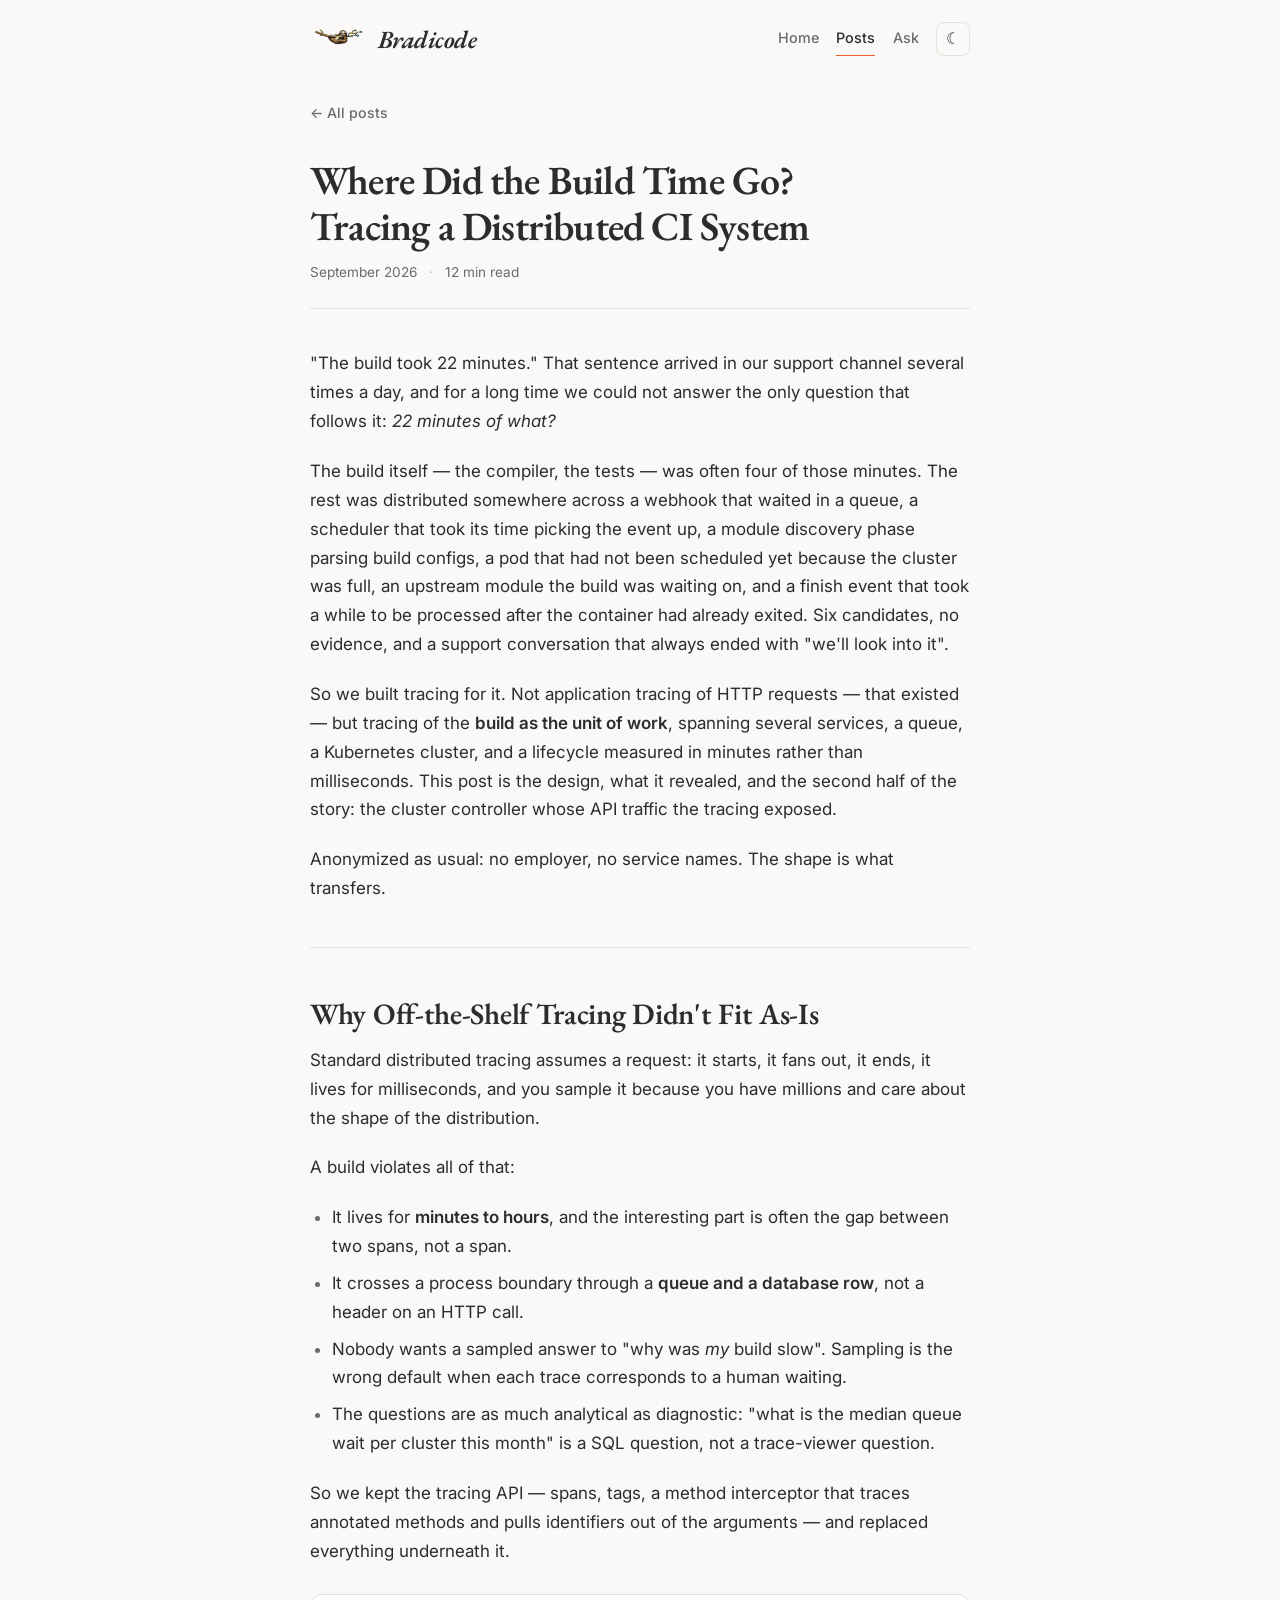
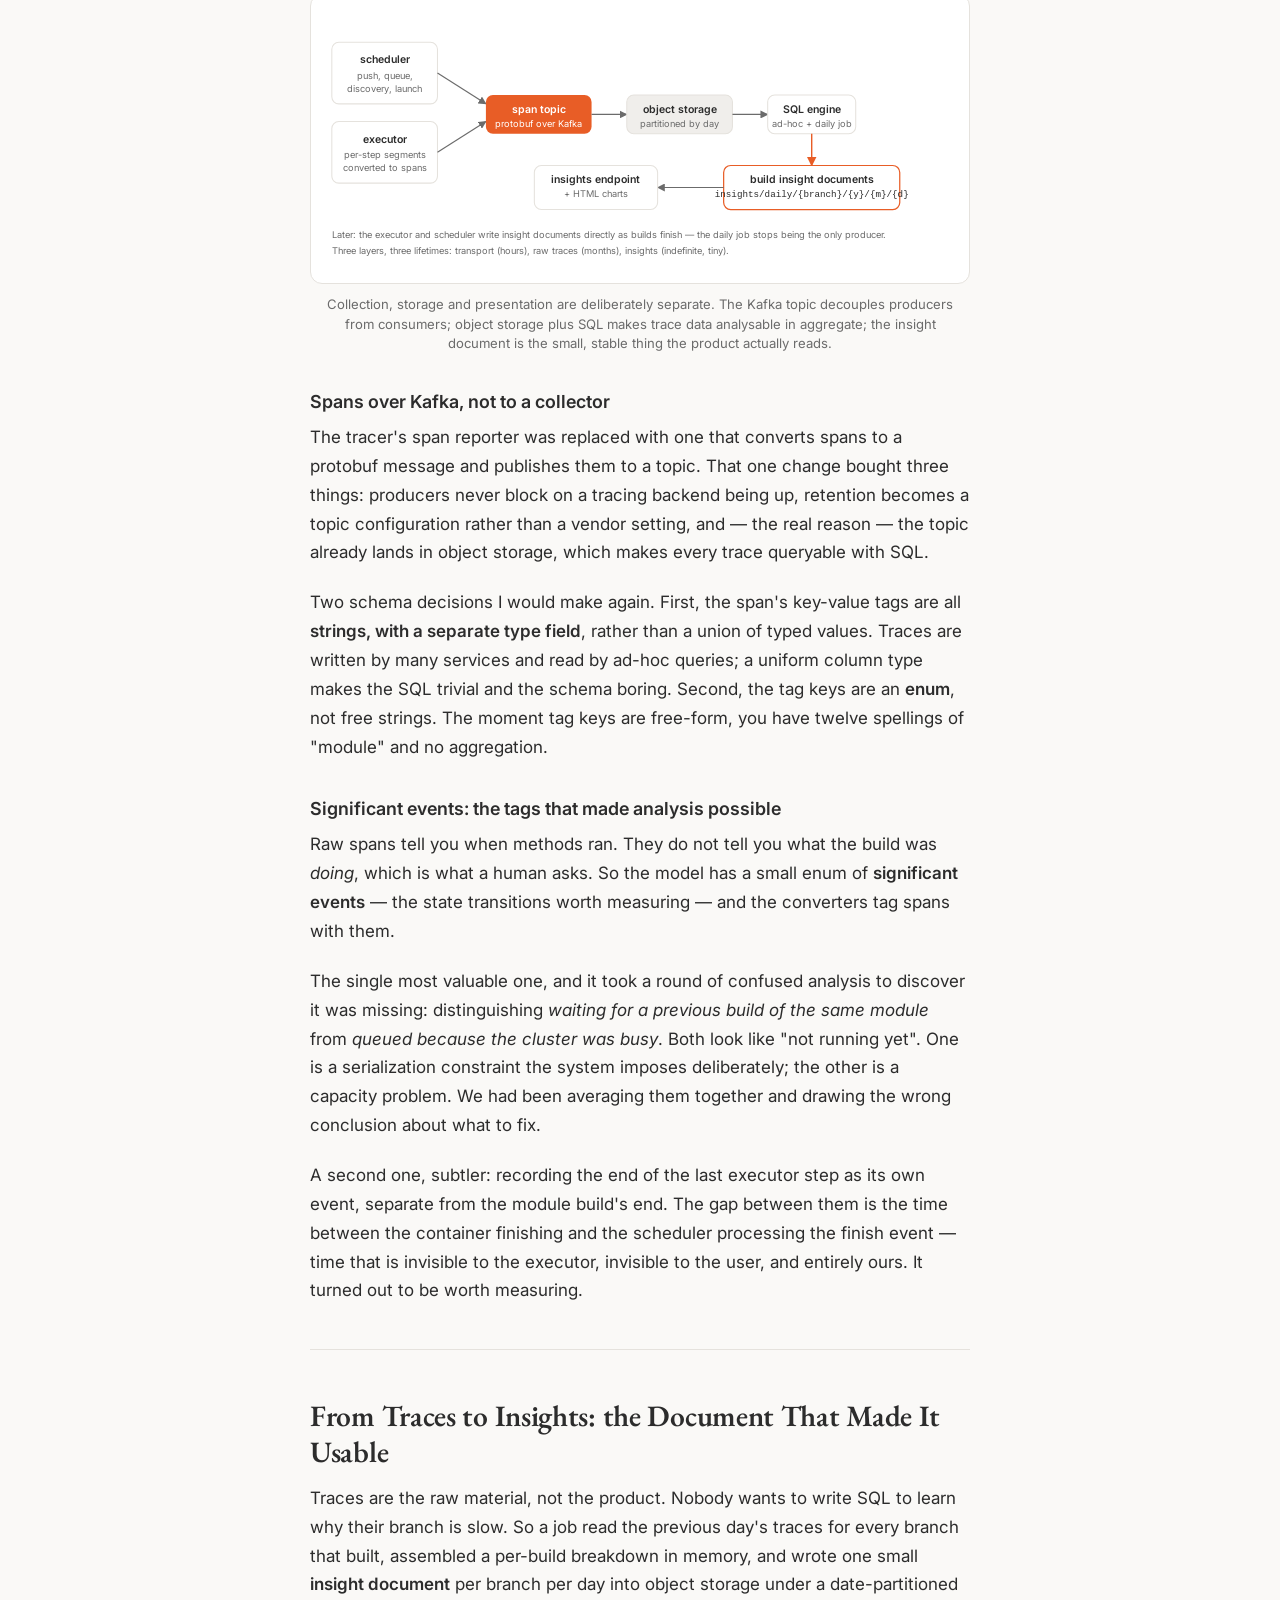
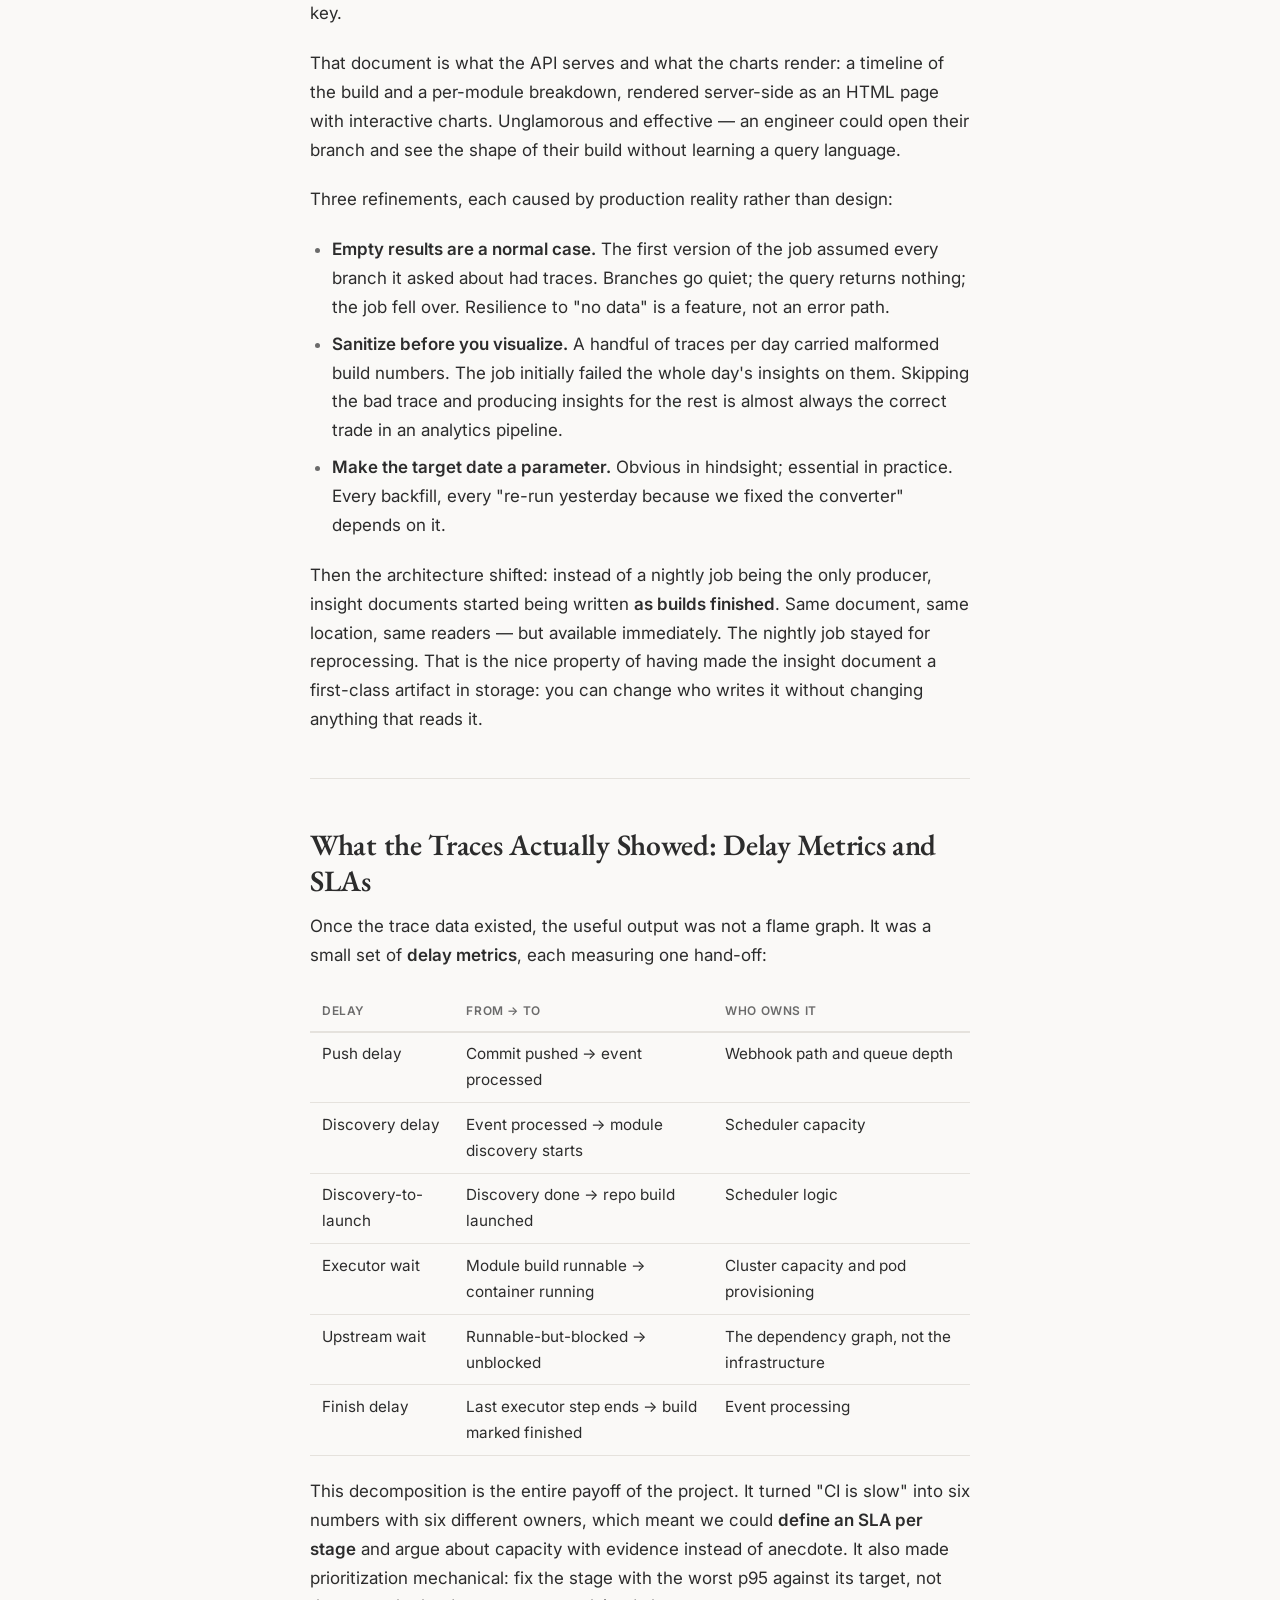
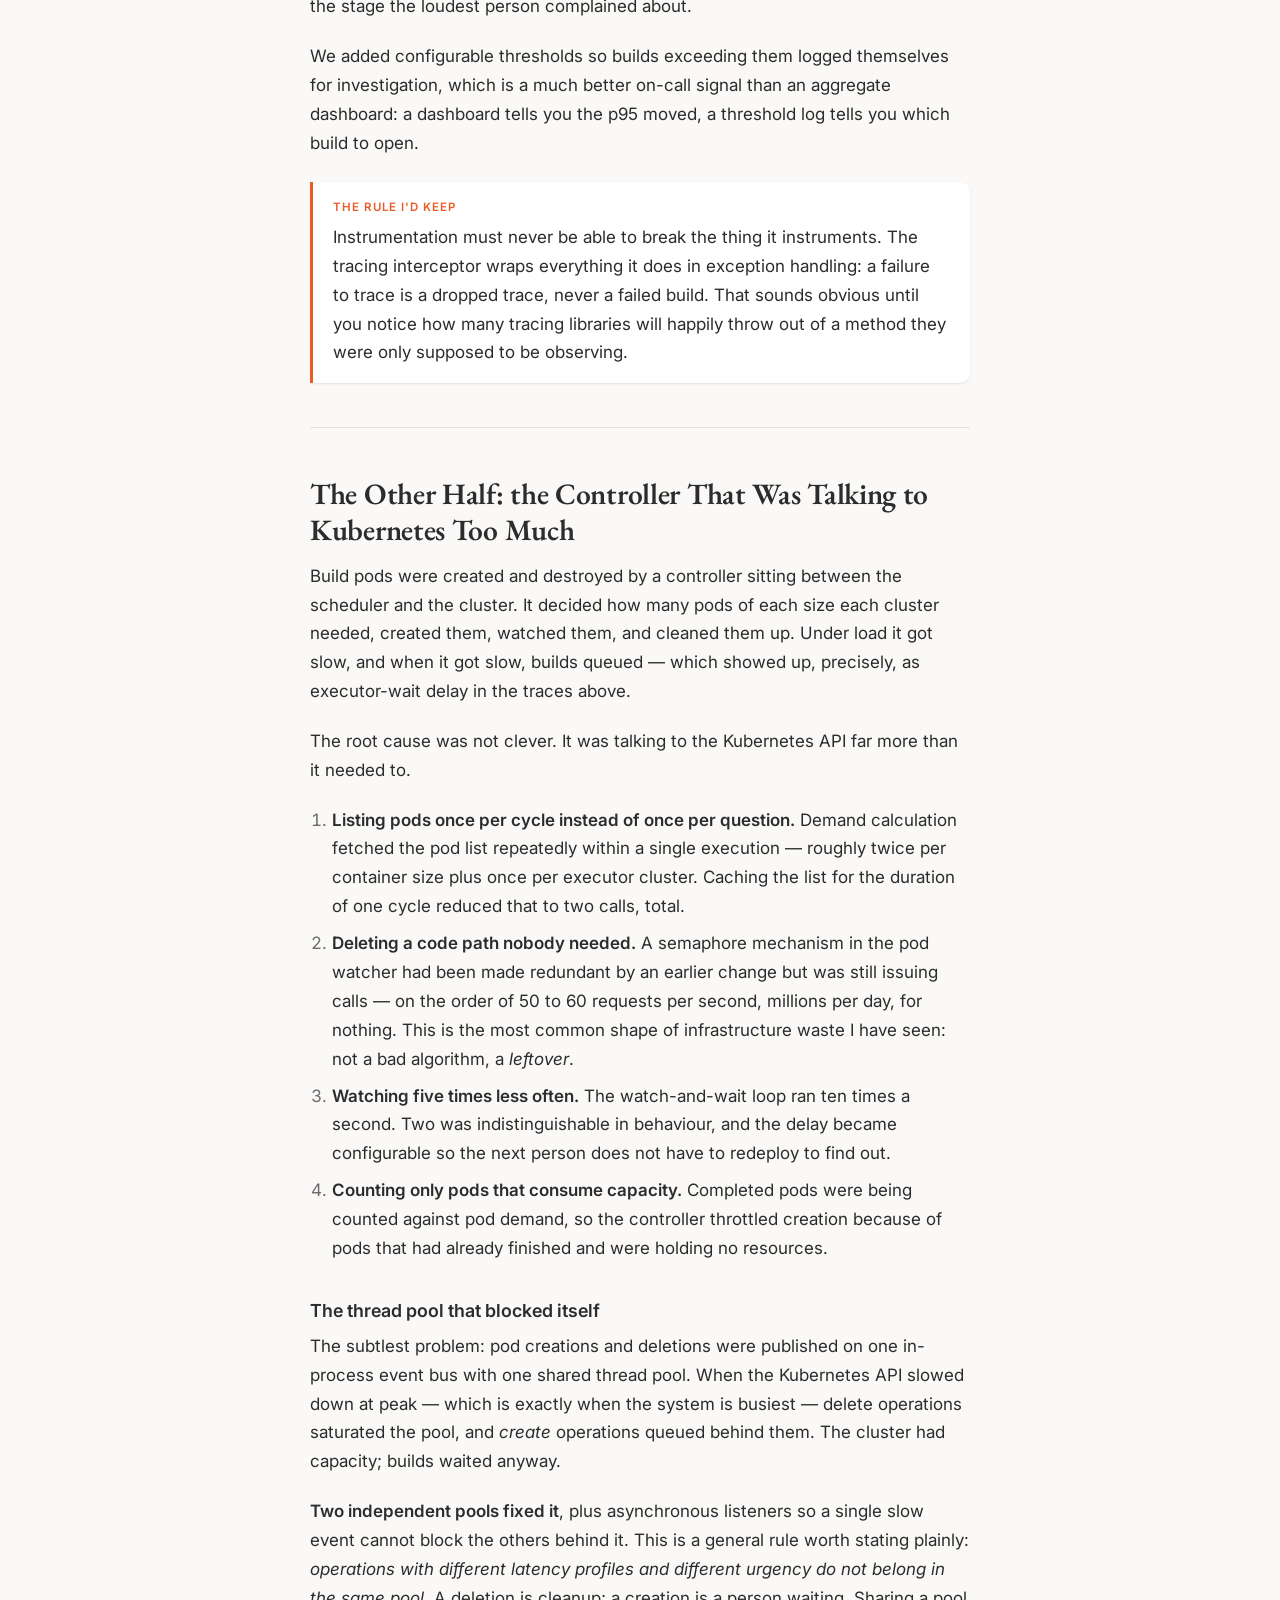
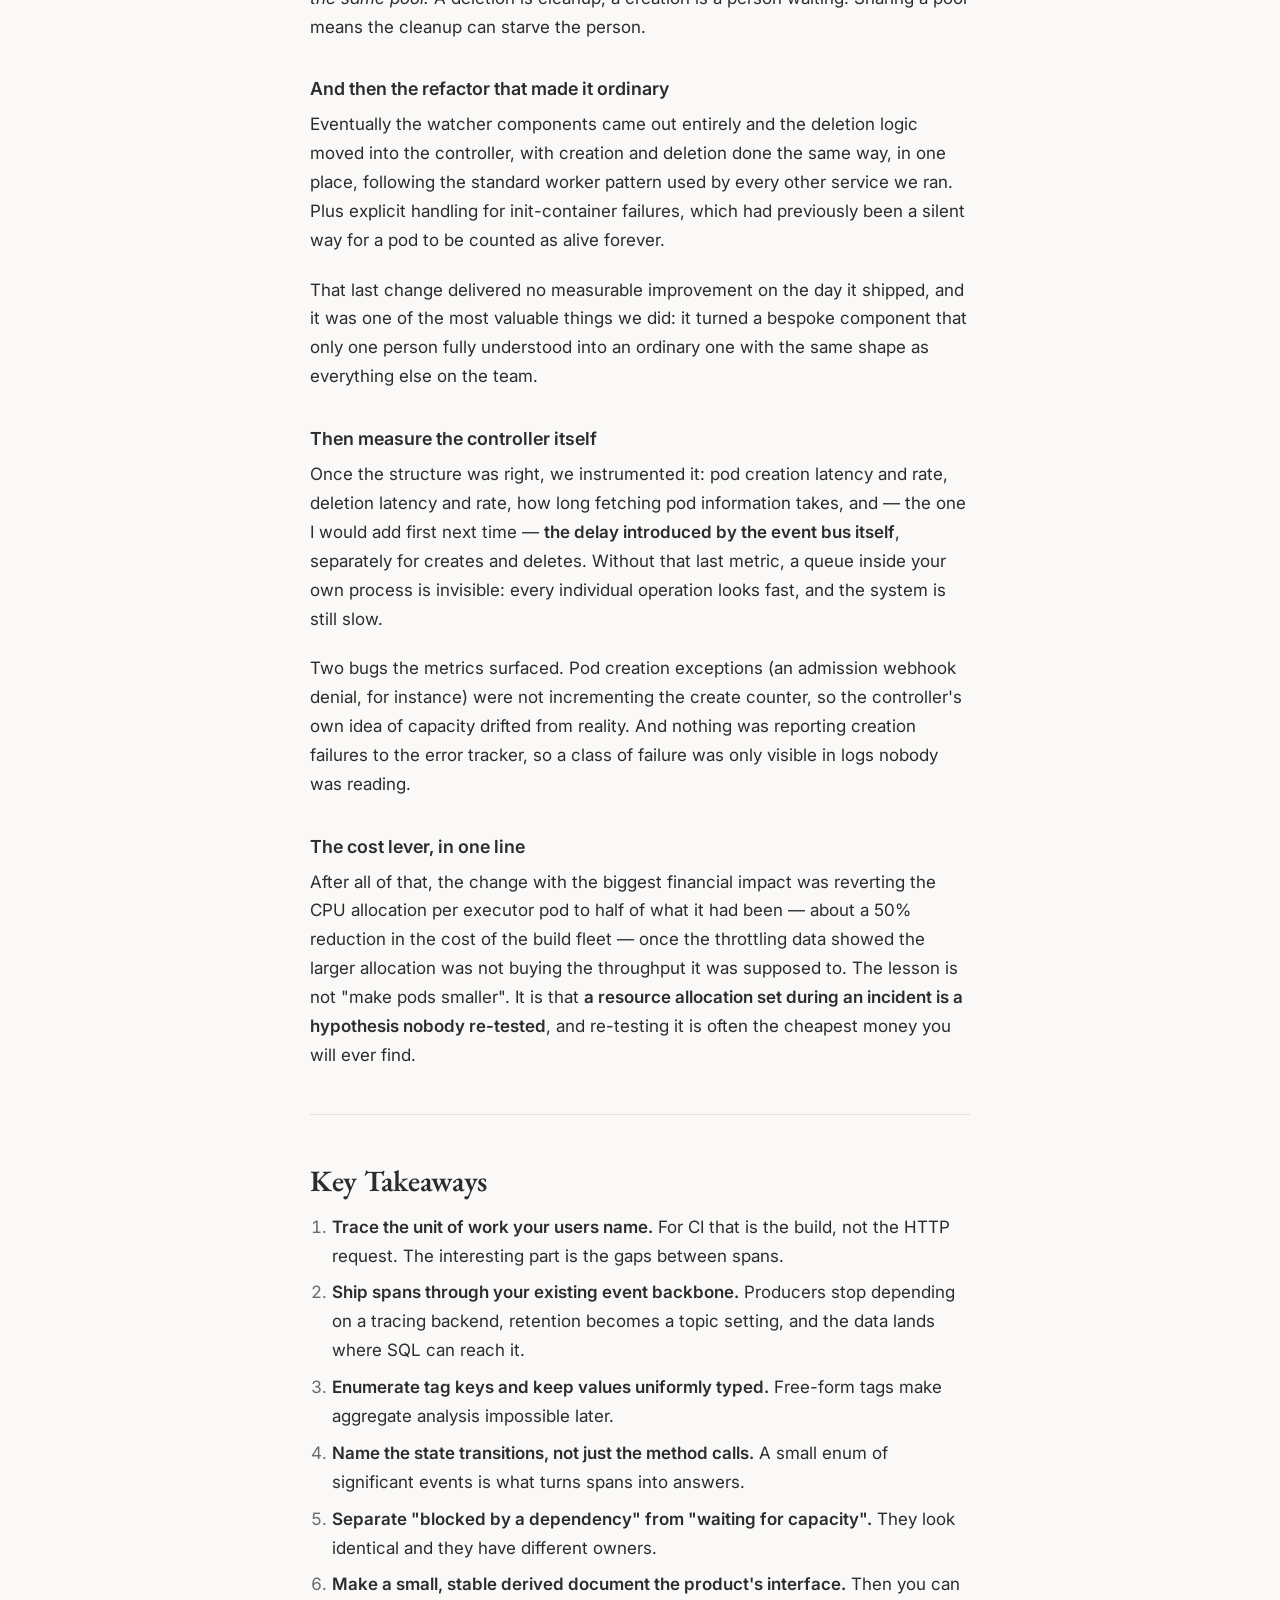
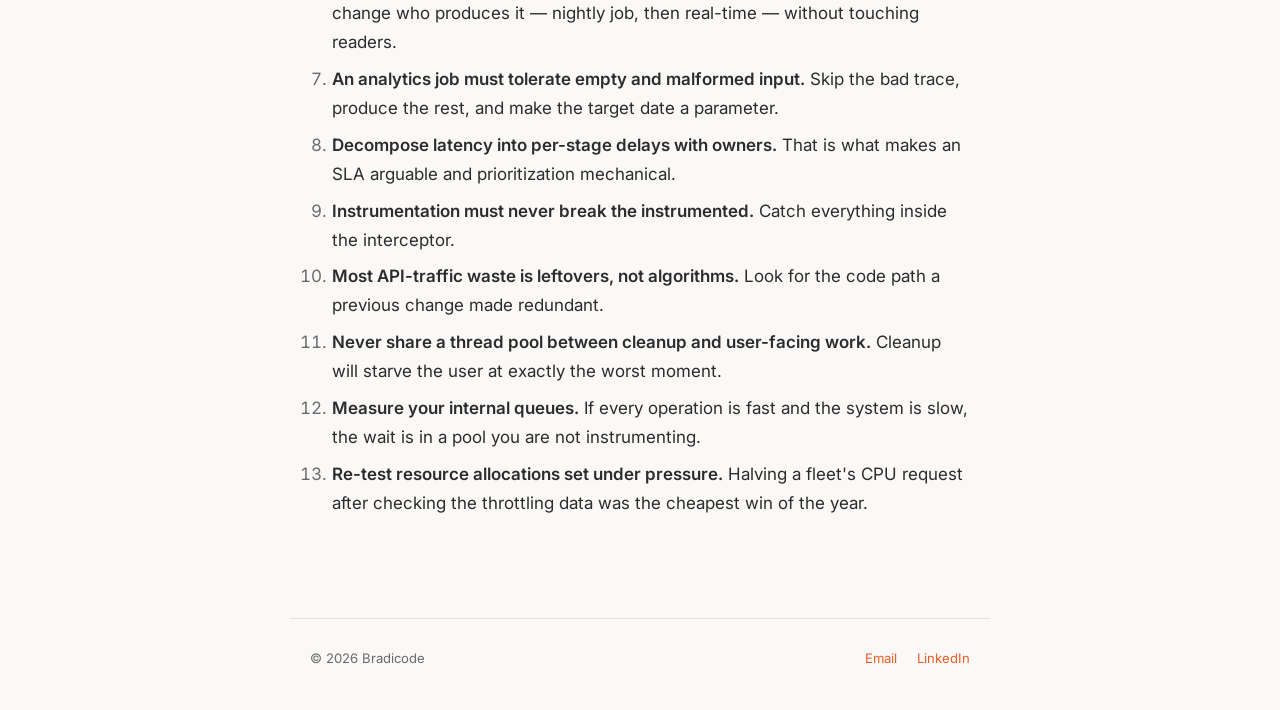
<file: posts/tracing-a-build-system.html>
<!DOCTYPE html>
<html lang="en" data-theme="light">
<head>
  <meta charset="UTF-8">
  <meta name="viewport" content="width=device-width, initial-scale=1.0">
  <title>Where Did the Build Time Go? Tracing a Distributed CI System &mdash; Bradicode</title>
  <link rel="stylesheet" href="../style.css">
</head>
<body>
  <nav id="nav-slot"></nav>

  <main>
    <a href="index.html" class="back-link">&larr; All posts</a>

    <article>
      <div class="post-header">
        <h1>Where Did the Build Time Go? Tracing a Distributed CI System</h1>
        <div class="post-meta">
          <span>September 2026</span>
          <span class="dot">&middot;</span>
          <span>12 min read</span>
        </div>
      </div>

      <p>"The build took 22 minutes." That sentence arrived in our support channel several times a day, and for a long time we could not answer the only question that follows it: <em>22 minutes of what?</em></p>

      <p>The build itself &mdash; the compiler, the tests &mdash; was often four of those minutes. The rest was distributed somewhere across a webhook that waited in a queue, a scheduler that took its time picking the event up, a module discovery phase parsing build configs, a pod that had not been scheduled yet because the cluster was full, an upstream module the build was waiting on, and a finish event that took a while to be processed after the container had already exited. Six candidates, no evidence, and a support conversation that always ended with "we'll look into it".</p>

      <p>So we built tracing for it. Not application tracing of HTTP requests &mdash; that existed &mdash; but tracing of the <strong>build as the unit of work</strong>, spanning several services, a queue, a Kubernetes cluster, and a lifecycle measured in minutes rather than milliseconds. This post is the design, what it revealed, and the second half of the story: the cluster controller whose API traffic the tracing exposed.</p>

      <p>Anonymized as usual: no employer, no service names. The shape is what transfers.</p>

      <hr>

      <h2>Why Off-the-Shelf Tracing Didn't Fit As-Is</h2>

      <p>Standard distributed tracing assumes a request: it starts, it fans out, it ends, it lives for milliseconds, and you sample it because you have millions and care about the shape of the distribution.</p>

      <p>A build violates all of that:</p>

      <ul>
        <li>It lives for <strong>minutes to hours</strong>, and the interesting part is often the gap between two spans, not a span.</li>
        <li>It crosses a process boundary through a <strong>queue and a database row</strong>, not a header on an HTTP call.</li>
        <li>Nobody wants a sampled answer to "why was <em>my</em> build slow". Sampling is the wrong default when each trace corresponds to a human waiting.</li>
        <li>The questions are as much analytical as diagnostic: "what is the median queue wait per cluster this month" is a SQL question, not a trace-viewer question.</li>
      </ul>

      <p>So we kept the tracing API &mdash; spans, tags, a method interceptor that traces annotated methods and pulls identifiers out of the arguments &mdash; and replaced everything underneath it.</p>

      <figure>
        <div class="diagram-scroll">
<svg class="diagram" viewBox="0 0 720 300" role="img" aria-label="Trace pipeline: instrumented services emit spans to Kafka, land in object storage, are queried with SQL, and become per-build insight documents">
          <defs>
            <marker id="arr-tr" viewBox="0 0 10 10" refX="9" refY="5" markerWidth="7" markerHeight="7" orient="auto-start-reverse">
              <path d="M0,0 L10,5 L0,10 z" class="d-arrowhead"/>
            </marker>
            <marker id="arr-tr-a" viewBox="0 0 10 10" refX="9" refY="5" markerWidth="7" markerHeight="7" orient="auto-start-reverse">
              <path d="M0,0 L10,5 L0,10 z" class="d-arrowhead-accent"/>
            </marker>
          </defs>

          <rect x="10" y="40" width="120" height="70" rx="8" class="d-box"/>
          <text x="70" y="64" text-anchor="middle" class="d-text-b">scheduler</text>
          <text x="70" y="82" text-anchor="middle" class="d-text-sm">push, queue,</text>
          <text x="70" y="96" text-anchor="middle" class="d-text-sm">discovery, launch</text>

          <rect x="10" y="130" width="120" height="70" rx="8" class="d-box"/>
          <text x="70" y="154" text-anchor="middle" class="d-text-b">executor</text>
          <text x="70" y="172" text-anchor="middle" class="d-text-sm">per-step segments</text>
          <text x="70" y="186" text-anchor="middle" class="d-text-sm">converted to spans</text>

          <line x1="130" y1="75" x2="185" y2="110" class="d-line" marker-end="url(#arr-tr)"/>
          <line x1="130" y1="165" x2="185" y2="130" class="d-line" marker-end="url(#arr-tr)"/>

          <rect x="185" y="100" width="120" height="44" rx="8" class="d-box-accent"/>
          <text x="245" y="120" text-anchor="middle" class="d-text-inv">span topic</text>
          <text x="245" y="136" text-anchor="middle" class="d-text-inv" style="font-weight:400;font-size:10.5px">protobuf over Kafka</text>

          <line x1="305" y1="122" x2="345" y2="122" class="d-line" marker-end="url(#arr-tr)"/>

          <rect x="345" y="100" width="120" height="44" rx="8" class="d-box-soft"/>
          <text x="405" y="120" text-anchor="middle" class="d-text-b">object storage</text>
          <text x="405" y="136" text-anchor="middle" class="d-text-sm">partitioned by day</text>

          <line x1="465" y1="122" x2="505" y2="122" class="d-line" marker-end="url(#arr-tr)"/>

          <rect x="505" y="100" width="100" height="44" rx="8" class="d-box"/>
          <text x="555" y="120" text-anchor="middle" class="d-text-b">SQL engine</text>
          <text x="555" y="136" text-anchor="middle" class="d-text-sm">ad-hoc + daily job</text>

          <line x1="555" y1="144" x2="555" y2="180" class="d-line-accent" marker-end="url(#arr-tr-a)"/>

          <rect x="455" y="180" width="200" height="50" rx="8" class="d-box-outline"/>
          <text x="555" y="200" text-anchor="middle" class="d-text-b">build insight documents</text>
          <text x="555" y="216" text-anchor="middle" class="d-mono">insights/daily/{branch}/{y}/{m}/{d}</text>

          <line x1="455" y1="205" x2="380" y2="205" class="d-line" marker-end="url(#arr-tr)"/>
          <rect x="240" y="180" width="140" height="50" rx="8" class="d-box"/>
          <text x="310" y="200" text-anchor="middle" class="d-text-b">insights endpoint</text>
          <text x="310" y="216" text-anchor="middle" class="d-text-sm">+ HTML charts</text>

          <text x="10" y="262" class="d-text-sm">Later: the executor and scheduler write insight documents directly as builds finish &mdash; the daily job stops being the only producer.</text>
          <text x="10" y="280" class="d-text-sm">Three layers, three lifetimes: transport (hours), raw traces (months), insights (indefinite, tiny).</text>
        </svg>
        </div>
        <figcaption>Collection, storage and presentation are deliberately separate. The Kafka topic decouples producers from consumers; object storage plus SQL makes trace data analysable in aggregate; the insight document is the small, stable thing the product actually reads.</figcaption>
      </figure>

      <h3>Spans over Kafka, not to a collector</h3>

      <p>The tracer's span reporter was replaced with one that converts spans to a protobuf message and publishes them to a topic. That one change bought three things: producers never block on a tracing backend being up, retention becomes a topic configuration rather than a vendor setting, and &mdash; the real reason &mdash; the topic already lands in object storage, which makes every trace queryable with SQL.</p>

      <p>Two schema decisions I would make again. First, the span's key-value tags are all <strong>strings, with a separate type field</strong>, rather than a union of typed values. Traces are written by many services and read by ad-hoc queries; a uniform column type makes the SQL trivial and the schema boring. Second, the tag keys are an <strong>enum</strong>, not free strings. The moment tag keys are free-form, you have twelve spellings of "module" and no aggregation.</p>

      <h3>Significant events: the tags that made analysis possible</h3>

      <p>Raw spans tell you when methods ran. They do not tell you what the build was <em>doing</em>, which is what a human asks. So the model has a small enum of <strong>significant events</strong> &mdash; the state transitions worth measuring &mdash; and the converters tag spans with them.</p>

      <p>The single most valuable one, and it took a round of confused analysis to discover it was missing: distinguishing <em>waiting for a previous build of the same module</em> from <em>queued because the cluster was busy</em>. Both look like "not running yet". One is a serialization constraint the system imposes deliberately; the other is a capacity problem. We had been averaging them together and drawing the wrong conclusion about what to fix.</p>

      <p>A second one, subtler: recording the end of the last executor step as its own event, separate from the module build's end. The gap between them is the time between the container finishing and the scheduler processing the finish event &mdash; time that is invisible to the executor, invisible to the user, and entirely ours. It turned out to be worth measuring.</p>

      <hr>

      <h2>From Traces to Insights: the Document That Made It Usable</h2>

      <p>Traces are the raw material, not the product. Nobody wants to write SQL to learn why their branch is slow. So a job read the previous day's traces for every branch that built, assembled a per-build breakdown in memory, and wrote one small <strong>insight document</strong> per branch per day into object storage under a date-partitioned key.</p>

      <p>That document is what the API serves and what the charts render: a timeline of the build and a per-module breakdown, rendered server-side as an HTML page with interactive charts. Unglamorous and effective &mdash; an engineer could open their branch and see the shape of their build without learning a query language.</p>

      <p>Three refinements, each caused by production reality rather than design:</p>

      <ul>
        <li><strong>Empty results are a normal case.</strong> The first version of the job assumed every branch it asked about had traces. Branches go quiet; the query returns nothing; the job fell over. Resilience to "no data" is a feature, not an error path.</li>
        <li><strong>Sanitize before you visualize.</strong> A handful of traces per day carried malformed build numbers. The job initially failed the whole day's insights on them. Skipping the bad trace and producing insights for the rest is almost always the correct trade in an analytics pipeline.</li>
        <li><strong>Make the target date a parameter.</strong> Obvious in hindsight; essential in practice. Every backfill, every "re-run yesterday because we fixed the converter" depends on it.</li>
      </ul>

      <p>Then the architecture shifted: instead of a nightly job being the only producer, insight documents started being written <strong>as builds finished</strong>. Same document, same location, same readers &mdash; but available immediately. The nightly job stayed for reprocessing. That is the nice property of having made the insight document a first-class artifact in storage: you can change who writes it without changing anything that reads it.</p>

      <hr>

      <h2>What the Traces Actually Showed: Delay Metrics and SLAs</h2>

      <p>Once the trace data existed, the useful output was not a flame graph. It was a small set of <strong>delay metrics</strong>, each measuring one hand-off:</p>

      <table>
        <thead>
          <tr><th>Delay</th><th>From &rarr; to</th><th>Who owns it</th></tr>
        </thead>
        <tbody>
          <tr><td>Push delay</td><td>Commit pushed &rarr; event processed</td><td>Webhook path and queue depth</td></tr>
          <tr><td>Discovery delay</td><td>Event processed &rarr; module discovery starts</td><td>Scheduler capacity</td></tr>
          <tr><td>Discovery-to-launch</td><td>Discovery done &rarr; repo build launched</td><td>Scheduler logic</td></tr>
          <tr><td>Executor wait</td><td>Module build runnable &rarr; container running</td><td>Cluster capacity and pod provisioning</td></tr>
          <tr><td>Upstream wait</td><td>Runnable-but-blocked &rarr; unblocked</td><td>The dependency graph, not the infrastructure</td></tr>
          <tr><td>Finish delay</td><td>Last executor step ends &rarr; build marked finished</td><td>Event processing</td></tr>
        </tbody>
      </table>

      <p>This decomposition is the entire payoff of the project. It turned "CI is slow" into six numbers with six different owners, which meant we could <strong>define an SLA per stage</strong> and argue about capacity with evidence instead of anecdote. It also made prioritization mechanical: fix the stage with the worst p95 against its target, not the stage the loudest person complained about.</p>

      <p>We added configurable thresholds so builds exceeding them logged themselves for investigation, which is a much better on-call signal than an aggregate dashboard: a dashboard tells you the p95 moved, a threshold log tells you which build to open.</p>

      <div class="callout">
        <div class="callout-label">The rule I'd keep</div>
        <p>Instrumentation must never be able to break the thing it instruments. The tracing interceptor wraps everything it does in exception handling: a failure to trace is a dropped trace, never a failed build. That sounds obvious until you notice how many tracing libraries will happily throw out of a method they were only supposed to be observing.</p>
      </div>

      <hr>

      <h2>The Other Half: the Controller That Was Talking to Kubernetes Too Much</h2>

      <p>Build pods were created and destroyed by a controller sitting between the scheduler and the cluster. It decided how many pods of each size each cluster needed, created them, watched them, and cleaned them up. Under load it got slow, and when it got slow, builds queued &mdash; which showed up, precisely, as executor-wait delay in the traces above.</p>

      <p>The root cause was not clever. It was talking to the Kubernetes API far more than it needed to.</p>

      <ol>
        <li><strong>Listing pods once per cycle instead of once per question.</strong> Demand calculation fetched the pod list repeatedly within a single execution &mdash; roughly twice per container size plus once per executor cluster. Caching the list for the duration of one cycle reduced that to two calls, total.</li>
        <li><strong>Deleting a code path nobody needed.</strong> A semaphore mechanism in the pod watcher had been made redundant by an earlier change but was still issuing calls &mdash; on the order of 50 to 60 requests per second, millions per day, for nothing. This is the most common shape of infrastructure waste I have seen: not a bad algorithm, a <em>leftover</em>.</li>
        <li><strong>Watching five times less often.</strong> The watch-and-wait loop ran ten times a second. Two was indistinguishable in behaviour, and the delay became configurable so the next person does not have to redeploy to find out.</li>
        <li><strong>Counting only pods that consume capacity.</strong> Completed pods were being counted against pod demand, so the controller throttled creation because of pods that had already finished and were holding no resources.</li>
      </ol>

      <h3>The thread pool that blocked itself</h3>

      <p>The subtlest problem: pod creations and deletions were published on one in-process event bus with one shared thread pool. When the Kubernetes API slowed down at peak &mdash; which is exactly when the system is busiest &mdash; delete operations saturated the pool, and <em>create</em> operations queued behind them. The cluster had capacity; builds waited anyway.</p>

      <p><strong>Two independent pools fixed it</strong>, plus asynchronous listeners so a single slow event cannot block the others behind it. This is a general rule worth stating plainly: <em>operations with different latency profiles and different urgency do not belong in the same pool.</em> A deletion is cleanup; a creation is a person waiting. Sharing a pool means the cleanup can starve the person.</p>

      <h3>And then the refactor that made it ordinary</h3>

      <p>Eventually the watcher components came out entirely and the deletion logic moved into the controller, with creation and deletion done the same way, in one place, following the standard worker pattern used by every other service we ran. Plus explicit handling for init-container failures, which had previously been a silent way for a pod to be counted as alive forever.</p>

      <p>That last change delivered no measurable improvement on the day it shipped, and it was one of the most valuable things we did: it turned a bespoke component that only one person fully understood into an ordinary one with the same shape as everything else on the team.</p>

      <h3>Then measure the controller itself</h3>

      <p>Once the structure was right, we instrumented it: pod creation latency and rate, deletion latency and rate, how long fetching pod information takes, and &mdash; the one I would add first next time &mdash; <strong>the delay introduced by the event bus itself</strong>, separately for creates and deletes. Without that last metric, a queue inside your own process is invisible: every individual operation looks fast, and the system is still slow.</p>

      <p>Two bugs the metrics surfaced. Pod creation exceptions (an admission webhook denial, for instance) were not incrementing the create counter, so the controller's own idea of capacity drifted from reality. And nothing was reporting creation failures to the error tracker, so a class of failure was only visible in logs nobody was reading.</p>

      <h3>The cost lever, in one line</h3>

      <p>After all of that, the change with the biggest financial impact was reverting the CPU allocation per executor pod to half of what it had been &mdash; about a 50% reduction in the cost of the build fleet &mdash; once the throttling data showed the larger allocation was not buying the throughput it was supposed to. The lesson is not "make pods smaller". It is that <strong>a resource allocation set during an incident is a hypothesis nobody re-tested</strong>, and re-testing it is often the cheapest money you will ever find.</p>

      <hr>

      <h2>Key Takeaways</h2>

      <ol>
        <li><strong>Trace the unit of work your users name.</strong> For CI that is the build, not the HTTP request. The interesting part is the gaps between spans.</li>
        <li><strong>Ship spans through your existing event backbone.</strong> Producers stop depending on a tracing backend, retention becomes a topic setting, and the data lands where SQL can reach it.</li>
        <li><strong>Enumerate tag keys and keep values uniformly typed.</strong> Free-form tags make aggregate analysis impossible later.</li>
        <li><strong>Name the state transitions, not just the method calls.</strong> A small enum of significant events is what turns spans into answers.</li>
        <li><strong>Separate "blocked by a dependency" from "waiting for capacity".</strong> They look identical and they have different owners.</li>
        <li><strong>Make a small, stable derived document the product's interface.</strong> Then you can change who produces it &mdash; nightly job, then real-time &mdash; without touching readers.</li>
        <li><strong>An analytics job must tolerate empty and malformed input.</strong> Skip the bad trace, produce the rest, and make the target date a parameter.</li>
        <li><strong>Decompose latency into per-stage delays with owners.</strong> That is what makes an SLA arguable and prioritization mechanical.</li>
        <li><strong>Instrumentation must never break the instrumented.</strong> Catch everything inside the interceptor.</li>
        <li><strong>Most API-traffic waste is leftovers, not algorithms.</strong> Look for the code path a previous change made redundant.</li>
        <li><strong>Never share a thread pool between cleanup and user-facing work.</strong> Cleanup will starve the user at exactly the worst moment.</li>
        <li><strong>Measure your internal queues.</strong> If every operation is fast and the system is slow, the wait is in a pool you are not instrumenting.</li>
        <li><strong>Re-test resource allocations set under pressure.</strong> Halving a fleet's CPU request after checking the throttling data was the cheapest win of the year.</li>
      </ol>
    </article>
  </main>

  <footer id="footer-slot"></footer>

  <script src="../js/site.js"></script>
</body>
</html>
</file>
<file: style.css>
@import url('https://fonts.googleapis.com/css2?family=EB+Garamond:ital,wght@0,400;0,500;0,600;1,400&family=Inter:wght@400;500;600&display=swap');

:root {
  --bg: #faf9f7;
  --surface: #ffffff;
  --text: #2c2c2c;
  --text-muted: #6b6b6b;
  --accent: #e85d26;
  --accent-hover: #d04f1c;
  --accent-soft: rgba(232, 93, 38, 0.12);
  --border: #e5e2dd;
  --code-bg: #f0eeeb;
  --shadow: 0 1px 3px rgba(0,0,0,0.06), 0 1px 2px rgba(0,0,0,0.04);
  --shadow-lg: 0 6px 18px rgba(0,0,0,0.08);
  --measure: 700px;
}

[data-theme="dark"] {
  --bg: #171717;
  --surface: #222222;
  --text: #e8e6e3;
  --text-muted: #9c9c9c;
  --accent: #f0824d;
  --accent-hover: #f59464;
  --accent-soft: rgba(240, 130, 77, 0.16);
  --border: #353535;
  --code-bg: #2c2c2c;
  --shadow: 0 1px 3px rgba(0,0,0,0.3);
  --shadow-lg: 0 6px 18px rgba(0,0,0,0.4);
}

* {
  margin: 0;
  padding: 0;
  box-sizing: border-box;
}

html {
  scroll-behavior: smooth;
  -webkit-text-size-adjust: 100%;
}

body {
  font-family: 'Inter', system-ui, -apple-system, sans-serif;
  background: var(--bg);
  color: var(--text);
  line-height: 1.7;
  font-size: 17px;
  transition: background 0.3s, color 0.3s;
  -webkit-font-smoothing: antialiased;
}

a {
  color: var(--accent);
  text-decoration: none;
  transition: color 0.2s;
}

a:hover {
  color: var(--accent-hover);
}

::selection {
  background: var(--accent-soft);
}

/* ---- navigation ---- */

nav {
  max-width: var(--measure);
  margin: 0 auto;
  padding: 1.25rem 1.25rem 0;
  display: flex;
  justify-content: space-between;
  align-items: center;
  gap: 1rem;
}

nav .brand {
  display: inline-flex;
  align-items: center;
  gap: 0.65rem;
  color: var(--text);
  min-width: 0;
}

nav .brand:hover .logo-text {
  color: var(--accent);
}

.logo-icon {
  height: 2.4rem;
  width: auto;
  max-width: 3.8rem;
  object-fit: contain;
  display: block;
  flex: none;
}

nav .logo-text {
  font-family: 'EB Garamond', Georgia, serif;
  font-size: 1.55rem;
  font-weight: 600;
  font-style: italic;
  letter-spacing: -0.02em;
  line-height: 1;
  transition: color 0.2s;
  white-space: nowrap;
}

nav .nav-right {
  display: flex;
  align-items: center;
  gap: 1.1rem;
  flex: none;
}

nav .nav-link {
  font-size: 0.9rem;
  color: var(--text-muted);
  font-weight: 500;
  padding: 0.25rem 0;
  border-bottom: 1.5px solid transparent;
}

nav .nav-link:hover,
nav .nav-link.active {
  color: var(--text);
  border-bottom-color: var(--accent);
}

.theme-toggle {
  background: none;
  border: 1px solid var(--border);
  border-radius: 8px;
  width: 2.1rem;
  height: 2.1rem;
  display: inline-flex;
  align-items: center;
  justify-content: center;
  cursor: pointer;
  font-size: 1rem;
  line-height: 1;
  color: var(--text);
  transition: all 0.2s;
}

.theme-toggle:hover {
  border-color: var(--accent);
  background: var(--code-bg);
}

/* ---- layout ---- */

main {
  max-width: var(--measure);
  margin: 0 auto;
  padding: 2.5rem 1.25rem 5rem;
}

.hero {
  margin-bottom: 2.5rem;
  padding-bottom: 2rem;
  border-bottom: 1px solid var(--border);
}

.hero h1 {
  font-family: 'EB Garamond', Georgia, serif;
  font-size: 2.9rem;
  font-weight: 600;
  line-height: 1.1;
  letter-spacing: -0.025em;
  margin-bottom: 0.75rem;
}

.hero p {
  color: var(--text-muted);
  font-size: 1.05rem;
  max-width: 540px;
}

.hero-home {
  display: flex;
  align-items: center;
  justify-content: space-between;
  gap: 2rem;
}

.hero-home .hero-text {
  flex: 1 1 auto;
  min-width: 0;
}

.hero-art {
  flex: 0 0 auto;
  width: clamp(200px, 40%, 300px);
  height: auto;
  object-fit: contain;
  display: block;
}

.section-label {
  font-size: 0.72rem;
  text-transform: uppercase;
  letter-spacing: 0.12em;
  color: var(--text-muted);
  margin-bottom: 1rem;
  font-weight: 600;
}

/* ---- post cards ---- */

.post-card {
  background: var(--surface);
  border: 1px solid var(--border);
  border-radius: 14px;
  padding: 1.5rem 1.6rem;
  margin-bottom: 1rem;
  transition: transform 0.2s, box-shadow 0.2s, border-color 0.2s;
  box-shadow: var(--shadow);
  display: block;
  color: var(--text);
}

.post-card:hover {
  transform: translateY(-2px);
  box-shadow: var(--shadow-lg);
  border-color: var(--accent);
  color: var(--text);
}

.post-card .post-date {
  font-size: 0.78rem;
  color: var(--text-muted);
  margin-bottom: 0.45rem;
  font-weight: 500;
  letter-spacing: 0.02em;
}

.post-card .post-title {
  font-family: 'EB Garamond', Georgia, serif;
  font-size: 1.45rem;
  font-weight: 600;
  margin-bottom: 0.45rem;
  line-height: 1.25;
  letter-spacing: -0.01em;
}

.post-card .post-excerpt {
  color: var(--text-muted);
  font-size: 0.93rem;
  line-height: 1.6;
}

.post-card .post-tag {
  display: inline-block;
  font-size: 0.68rem;
  text-transform: uppercase;
  letter-spacing: 0.06em;
  background: var(--code-bg);
  color: var(--text-muted);
  padding: 0.2rem 0.55rem;
  border-radius: 4px;
  margin: 0.8rem 0.3rem 0 0;
  font-weight: 600;
}

/* ---- article ---- */

article {
  animation: fadeIn 0.4s ease;
}

@keyframes fadeIn {
  from { opacity: 0; transform: translateY(8px); }
  to { opacity: 1; transform: translateY(0); }
}

article .post-header {
  margin-bottom: 2.5rem;
  padding-bottom: 1.5rem;
  border-bottom: 1px solid var(--border);
}

article .post-header h1 {
  font-family: 'EB Garamond', Georgia, serif;
  font-size: 2.5rem;
  font-weight: 600;
  line-height: 1.15;
  letter-spacing: -0.02em;
  margin-bottom: 0.75rem;
  text-wrap: balance;
}

article .post-meta {
  display: flex;
  align-items: center;
  gap: 0.75rem;
  color: var(--text-muted);
  font-size: 0.85rem;
}

article .post-meta .dot {
  opacity: 0.4;
}

article h2 {
  font-family: 'EB Garamond', Georgia, serif;
  font-size: 1.85rem;
  font-weight: 600;
  margin-top: 3rem;
  margin-bottom: 0.9rem;
  line-height: 1.2;
  letter-spacing: -0.01em;
}

article h3 {
  font-weight: 600;
  font-size: 1.12rem;
  margin-top: 2.25rem;
  margin-bottom: 0.6rem;
  line-height: 1.3;
}

article p {
  margin-bottom: 1.3rem;
}

article p a,
article li a {
  text-decoration: underline;
  text-decoration-color: var(--accent-soft);
  text-underline-offset: 3px;
}

article p a:hover,
article li a:hover {
  text-decoration-color: var(--accent);
}

article strong {
  font-weight: 600;
}

article code {
  background: var(--code-bg);
  padding: 0.12rem 0.38rem;
  border-radius: 4px;
  font-size: 0.86em;
  font-family: 'SF Mono', 'Fira Code', ui-monospace, Menlo, monospace;
  overflow-wrap: anywhere;
}

article pre {
  background: var(--code-bg);
  padding: 1.1rem 1.25rem;
  border-radius: 10px;
  overflow-x: auto;
  margin-bottom: 1.3rem;
  font-size: 0.84em;
  line-height: 1.6;
  border: 1px solid var(--border);
}

article pre code {
  background: none;
  padding: 0;
  overflow-wrap: normal;
}

article ul, article ol {
  margin-bottom: 1.3rem;
  padding-left: 1.4rem;
}

article li {
  margin-bottom: 0.5rem;
}

article li::marker {
  color: var(--text-muted);
}

article blockquote {
  border-left: 3px solid var(--accent);
  padding: 0.25rem 0 0.25rem 1.1rem;
  margin: 1.5rem 0;
  color: var(--text-muted);
  font-style: italic;
}

article hr {
  border: none;
  border-top: 1px solid var(--border);
  margin: 2.75rem 0;
}

/* tables: site.js wraps each one in .table-wrap so wide ones scroll */
.table-wrap {
  overflow-x: auto;
  margin-bottom: 1.3rem;
  -webkit-overflow-scrolling: touch;
}

article table {
  width: 100%;
  border-collapse: collapse;
  font-size: 0.9em;
  min-width: 480px;
}

article table th {
  text-align: left;
  font-weight: 600;
  padding: 0.6rem 0.75rem;
  border-bottom: 2px solid var(--border);
  font-size: 0.78em;
  text-transform: uppercase;
  letter-spacing: 0.05em;
  color: var(--text-muted);
}

article table td {
  padding: 0.55rem 0.75rem;
  border-bottom: 1px solid var(--border);
  vertical-align: top;
}

article table td code {
  white-space: nowrap;
}

.back-link {
  display: inline-flex;
  align-items: center;
  gap: 0.4rem;
  font-size: 0.88rem;
  color: var(--text-muted);
  margin-bottom: 2rem;
  font-weight: 500;
}

.back-link:hover {
  color: var(--accent);
}

/* ---- figures & inline SVG diagrams ---- */

article figure {
  margin: 1.75rem 0;
}

article figure .diagram-scroll {
  overflow-x: auto;
  -webkit-overflow-scrolling: touch;
  border: 1px solid var(--border);
  border-radius: 12px;
  background: var(--surface);
  padding: 0.75rem;
}

article figure img,
article figure video {
  display: block;
  width: 100%;
  height: auto;
  border: 1px solid var(--border);
  border-radius: 12px;
}

article figure .diagram {
  width: 100%;
  min-width: 560px;
  height: auto;
  display: block;
  font-family: 'Inter', system-ui, -apple-system, sans-serif;
}

article figcaption {
  font-size: 0.82rem;
  color: var(--text-muted);
  margin-top: 0.7rem;
  text-align: center;
  line-height: 1.5;
  padding: 0 0.5rem;
}

.d-box { fill: var(--surface); stroke: var(--border); stroke-width: 1.2; }
.d-box-soft { fill: var(--code-bg); stroke: var(--border); stroke-width: 1.2; }
.d-box-accent { fill: var(--accent); stroke: none; }
.d-box-outline { fill: none; stroke: var(--accent); stroke-width: 1.4; }
.d-text { fill: var(--text); font-size: 12px; }
.d-text-b { fill: var(--text); font-size: 12px; font-weight: 600; }
.d-text-sm { fill: var(--text-muted); font-size: 10.5px; }
.d-text-inv { fill: #ffffff; font-size: 12px; font-weight: 600; }
.d-text-accent { fill: var(--accent); font-size: 11px; font-weight: 600; }
.d-mono { font-family: 'SF Mono', 'Fira Code', ui-monospace, Menlo, monospace; font-size: 10.5px; fill: var(--text); }
.d-line { stroke: var(--text-muted); stroke-width: 1.3; fill: none; }
.d-line-accent { stroke: var(--accent); stroke-width: 1.6; fill: none; }
.d-dash { stroke-dasharray: 4 3; }
.d-arrowhead { fill: var(--text-muted); }
.d-arrowhead-accent { fill: var(--accent); }
.d-good { fill: #2e9e5b; }
.d-bad { fill: #d03b3b; }
.d-warn { fill: #e0a100; }
.d-aws { fill: var(--surface); stroke: #e0a100; stroke-width: 1.4; }
.d-lane { fill: var(--code-bg); stroke: none; opacity: 0.55; }

article .callout {
  border-left: 3px solid var(--accent);
  background: var(--surface);
  border-radius: 0 10px 10px 0;
  padding: 1rem 1.25rem;
  margin: 1.5rem 0;
  box-shadow: var(--shadow);
}

article .callout p:last-child {
  margin-bottom: 0;
}

article .callout .callout-label {
  font-size: 0.72rem;
  text-transform: uppercase;
  letter-spacing: 0.08em;
  color: var(--accent);
  font-weight: 600;
  margin-bottom: 0.35rem;
}

/* ---- footer ---- */

footer {
  max-width: var(--measure);
  margin: 0 auto;
  padding: 1.75rem 1.25rem 2.5rem;
  border-top: 1px solid var(--border);
  color: var(--text-muted);
  font-size: 0.82rem;
}

footer .footer-row {
  display: flex;
  justify-content: space-between;
  align-items: center;
  gap: 1rem;
  flex-wrap: wrap;
}

footer .footer-links {
  display: flex;
  gap: 1.25rem;
}

/* ---- responsive ---- */

@media (max-width: 640px) {
  body { font-size: 16px; }
  nav { padding: 1rem 1rem 0; }
  main { padding: 1.75rem 1rem 3.5rem; }
  .logo-icon { height: 2rem; }
  nav .logo-text { font-size: 1.3rem; }
  nav .nav-right { gap: 0.75rem; }
  nav .nav-link { font-size: 0.85rem; }
  .hero h1 { font-size: 2.1rem; }
  .hero { margin-bottom: 2rem; padding-bottom: 1.5rem; }
  .hero-home { flex-direction: column-reverse; align-items: flex-start; gap: 1rem; }
  .hero-art { width: min(70%, 240px); align-self: center; }
  .post-card { padding: 1.2rem 1.25rem; border-radius: 12px; }
  .post-card .post-title { font-size: 1.25rem; }
  article .post-header h1 { font-size: 1.85rem; }
  article h2 { font-size: 1.55rem; margin-top: 2.5rem; }
  article h3 { font-size: 1.05rem; }
  article pre { padding: 0.9rem 1rem; border-radius: 8px; }
  article figure .diagram-scroll { padding: 0.5rem; border-radius: 10px; }
  article hr { margin: 2.25rem 0; }
}

@media (max-width: 380px) {
  nav .logo-text { display: none; }
}

/* ---- Chat page ---- */
.chat {
  border: 1px solid var(--border);
  border-radius: 10px;
  overflow: hidden;
}
.chat-log {
  max-height: 60vh;
  min-height: 240px;
  overflow-y: auto;
  padding: 1rem;
  display: flex;
  flex-direction: column;
  gap: 0.75rem;
}
.chat-msg { display: flex; flex-direction: column; max-width: 85%; }
.chat-user { align-self: flex-end; align-items: flex-end; }
.chat-assistant { align-self: flex-start; }
.chat-bubble {
  padding: 0.6rem 0.85rem;
  border-radius: 10px;
  background: var(--accent-soft);
  line-height: 1.5;
}
.chat-user .chat-bubble { background: var(--accent); color: #fff; }
.chat-bubble p { margin: 0 0 0.5rem; }
.chat-bubble p:last-child { margin-bottom: 0; }
.chat-bubble ul { margin: 0.25rem 0 0.5rem 1.1rem; padding: 0; }
.chat-bubble code {
  font-size: 0.9em;
  padding: 0.05em 0.3em;
  background: rgba(0, 0, 0, 0.06);
  border-radius: 4px;
}
.chat-sources {
  margin-top: 0.4rem;
  font-size: 0.85rem;
  color: var(--text-muted);
  display: flex;
  flex-wrap: wrap;
  gap: 0.25rem 0.6rem;
}
.chat-sources a { color: var(--accent); }
.chat-form {
  display: flex;
  gap: 0.5rem;
  padding: 0.75rem;
  border-top: 1px solid var(--border);
}
.chat-form input {
  flex: 1;
  min-width: 0;
  padding: 0.6rem 0.8rem;
  border: 1px solid var(--border);
  border-radius: 8px;
  background: var(--bg);
  color: var(--text);
  font: inherit;
}
.chat-form button {
  padding: 0.6rem 1.1rem;
  border: 0;
  border-radius: 8px;
  background: var(--accent);
  color: #fff;
  font: inherit;
  cursor: pointer;
}
.chat-form button:hover { background: var(--accent-hover); }
.chat-form button:disabled, .chat-form input:disabled { opacity: 0.6; cursor: default; }
.chat-note {
  margin: 0;
  padding: 0 0.75rem 0.75rem;
  font-size: 0.8rem;
  color: var(--text-muted);
}
</file>
